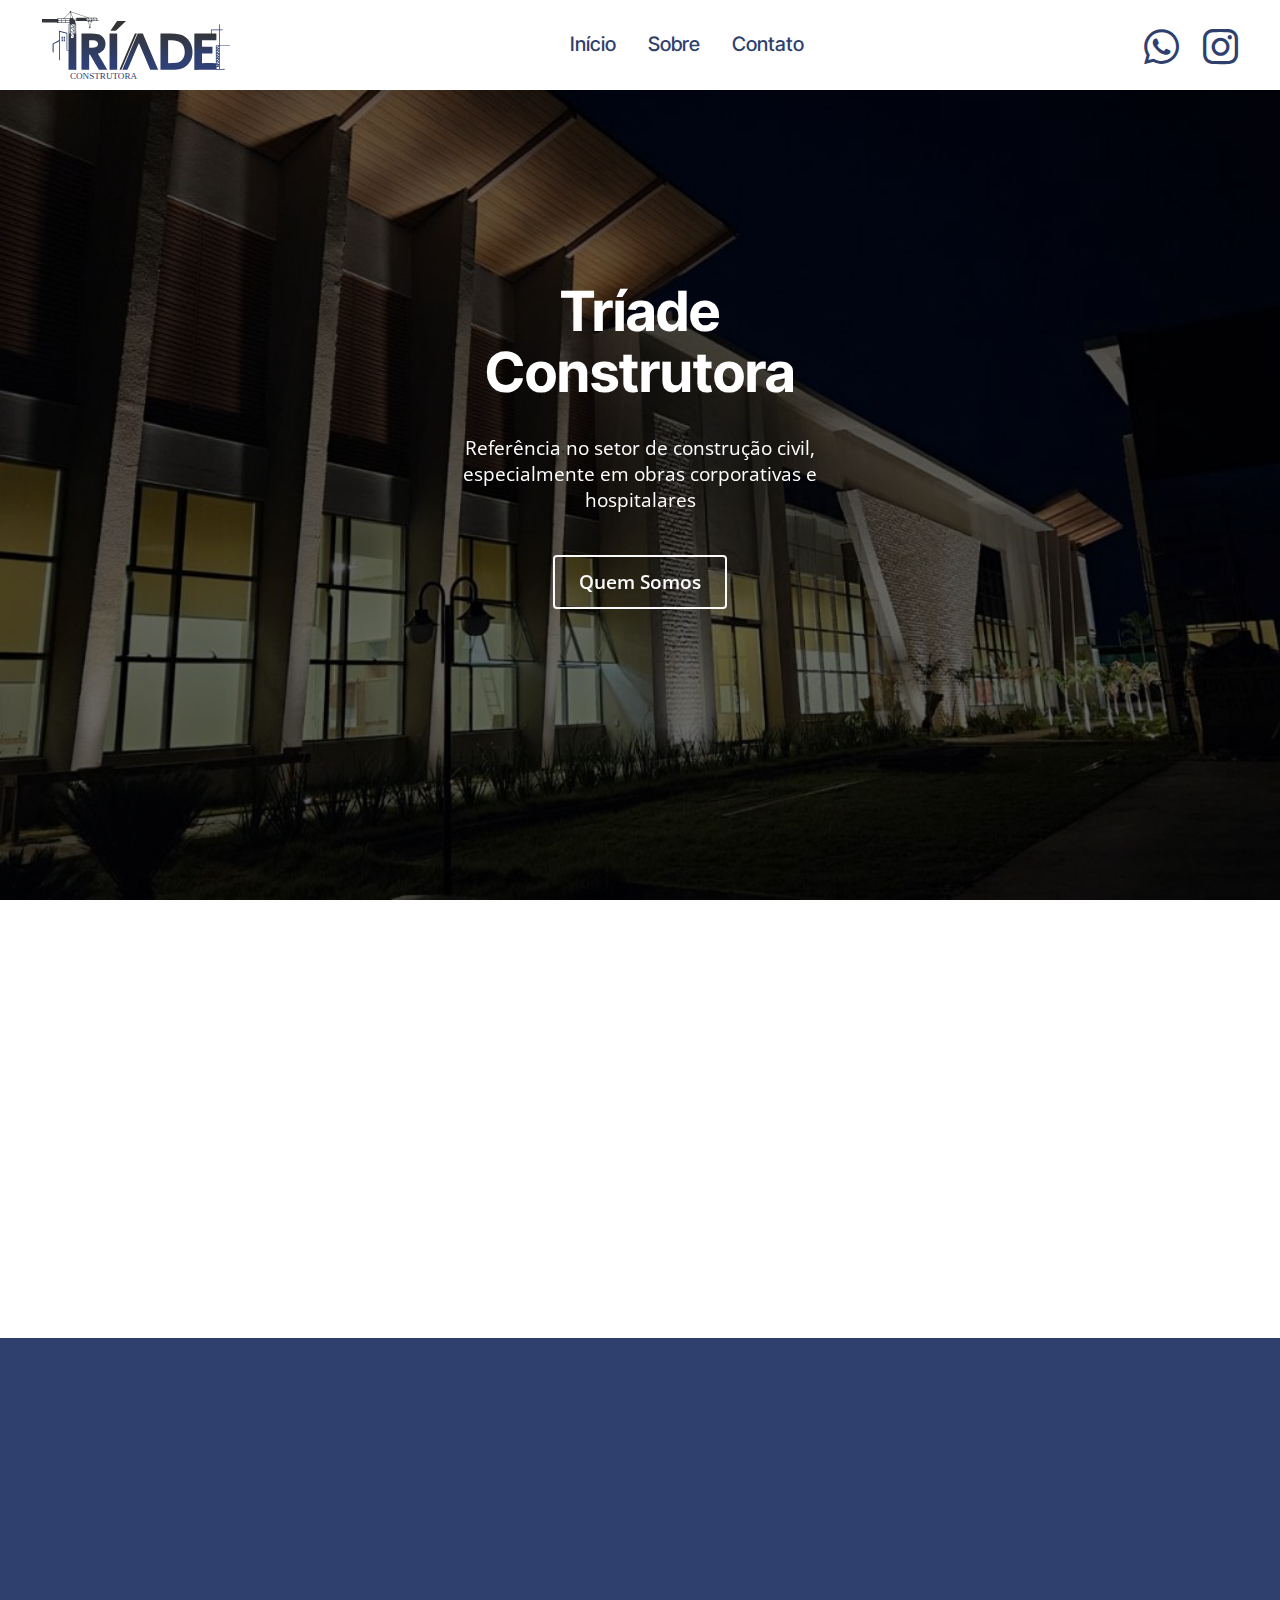
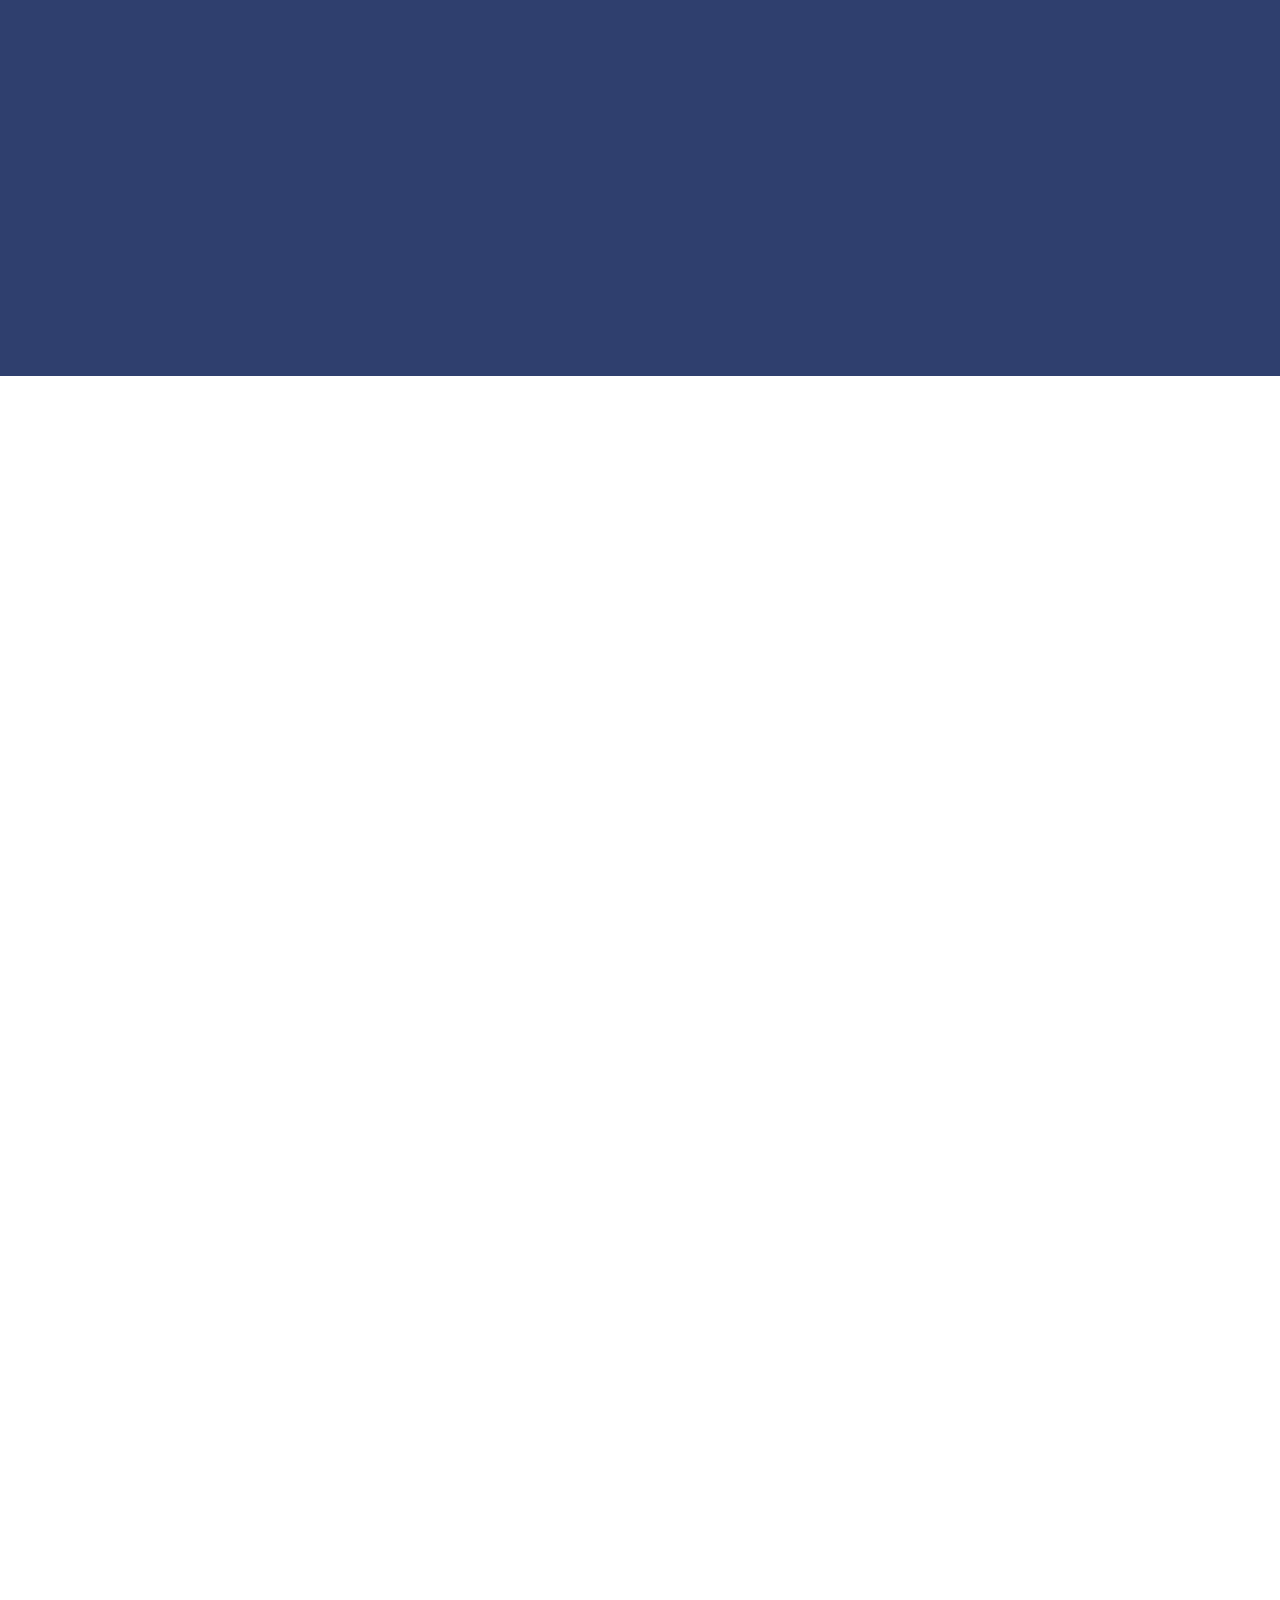
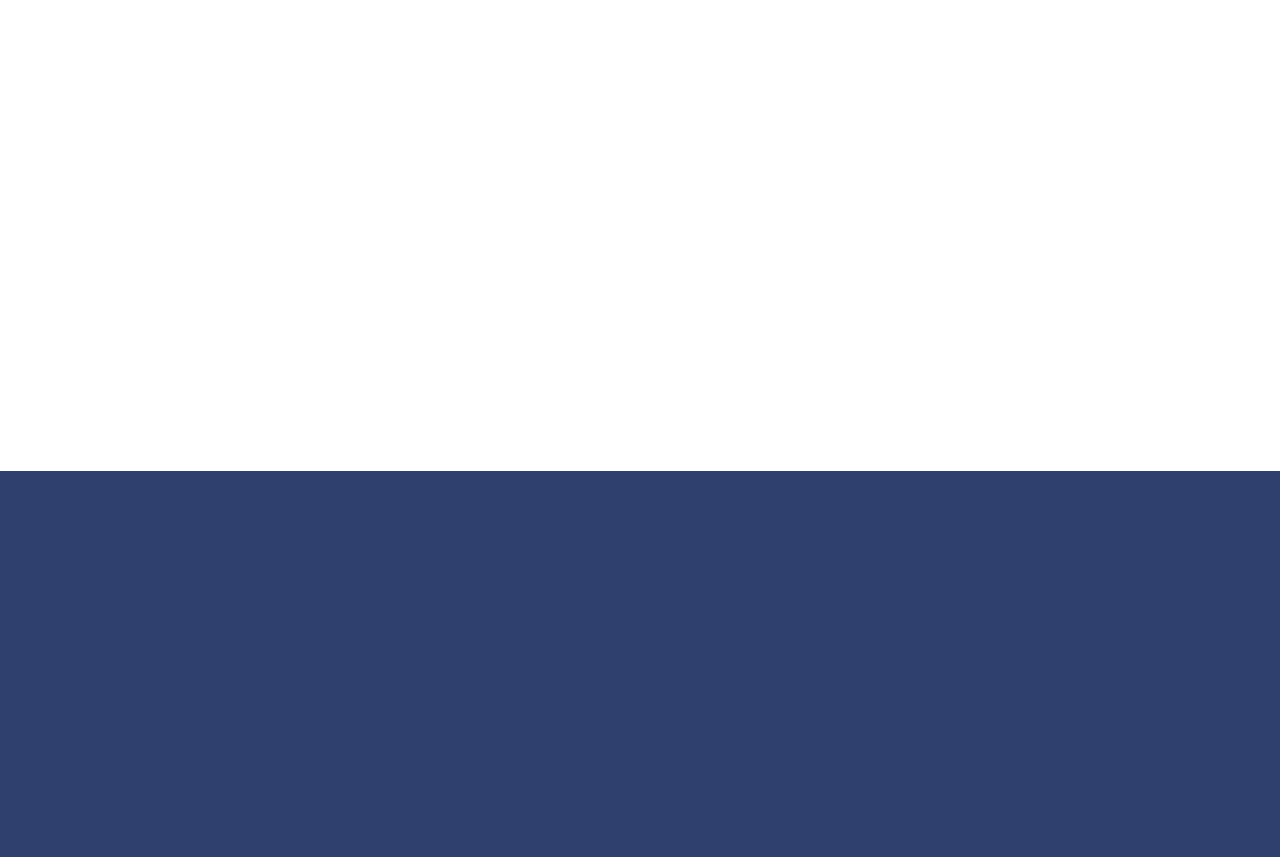
<file: index.html>
<!DOCTYPE html>
<html>

<head>
  <!-- Site made with Mobirise Website Builder v5.9.18, https://mobirise.com -->
  <meta charset="UTF-8">
  <meta http-equiv="X-UA-Compatible" content="IE=edge">
  <meta name="generator" content="Mobirise v5.9.18, mobirise.com">
  <meta name="viewport" content="width=device-width, initial-scale=1, minimum-scale=1">
  <link rel="shortcut icon" href="assets/images/logo.svg" type="image/x-icon">
  <meta name="description" content="">


  <title>Início</title>
  <link rel="stylesheet" href="assets/web/assets/mobirise-icons2/mobirise2.css">
  <link rel="stylesheet" href="assets/bootstrap/css/bootstrap.min.css">
  <link rel="stylesheet" href="assets/bootstrap/css/bootstrap-grid.min.css">
  <link rel="stylesheet" href="assets/bootstrap/css/bootstrap-reboot.min.css">
  <link rel="stylesheet" href="assets/parallax/jarallax.css">
  <link rel="stylesheet" href="assets/animatecss/animate.css">
  <link rel="stylesheet" href="assets/dropdown/css/style.css">
  <link rel="stylesheet" href="assets/socicon/css/styles.css">
  <link rel="stylesheet" href="assets/theme/css/style.css">
  <link rel="preload"
    href="https://fonts.googleapis.com/css?family=Inter+Tight:100,200,300,400,500,600,700,800,900,100i,200i,300i,400i,500i,600i,700i,800i,900i&display=swap"
    as="style" onload="this.onload=null;this.rel='stylesheet'">
  <noscript>
    <link rel="stylesheet"
      href="https://fonts.googleapis.com/css?family=Inter+Tight:100,200,300,400,500,600,700,800,900,100i,200i,300i,400i,500i,600i,700i,800i,900i&display=swap">
  </noscript>
  <link rel="preload"
    href="https://fonts.googleapis.com/css?family=Open+Sans:300,400,500,600,700,800,300i,400i,500i,600i,700i,800i&display=swap"
    as="style" onload="this.onload=null;this.rel='stylesheet'">
  <noscript>
    <link rel="stylesheet"
      href="https://fonts.googleapis.com/css?family=Open+Sans:300,400,500,600,700,800,300i,400i,500i,600i,700i,800i&display=swap">
  </noscript>
  <link rel="preload" as="style" href="assets/mobirise/css/mbr-additional.css?v=2ktPk3">
  <link rel="stylesheet" href="assets/mobirise/css/mbr-additional.css?v=2ktPk3" type="text/css">




</head>

<body>

  <section data-bs-version="5.1" class="menu menu6 cid-ukw1Ku9VsY" once="menu" id="menu06-b">


    <nav class="navbar navbar-dropdown opacityScrollOff navbar-fixed-top navbar-expand-lg">
      <div class="container">
        <div class="navbar-brand">
          <span class="navbar-logo">

            <a href="index.html"><img src="assets/images/logo.svg" alt="Início" style="height: 4.3rem;"></a>

          </span>

        </div>
        <button class="navbar-toggler" type="button" data-toggle="collapse" data-bs-toggle="collapse"
          data-target="#navbarSupportedContent" data-bs-target="#navbarSupportedContent"
          aria-controls="navbarNavAltMarkup" aria-expanded="false" aria-label="Toggle navigation">
          <div class="hamburger">
            <span></span>
            <span></span>
            <span></span>
            <span></span>
          </div>
        </button>
        <div class="collapse navbar-collapse opacityScrollOff" id="navbarSupportedContent">
          <ul class="navbar-nav nav-dropdown nav-right" data-app-modern-menu="true">
            <li class="nav-item">
              <a class="nav-link link text-primary display-4" href="index.html">Início</a>
            </li>
            <li class="nav-item">
              <a class="nav-link link text-primary display-4" href="sobre.html" aria-expanded="false">Sobre</a>
            </li>
            <li class="nav-item">
              <a class="nav-link link text-primary display-4" href="contato.html">Contato</a>
            </li>
          </ul>
          <div class="icons-menu">
            <a class="iconfont-wrapper"
              href="https://wa.me/556192914398?text=Ol%C3%A1%2C%20gostaria%20de%20conhecer%20melhor%20a%20Tr%C3%ADade%20Construtora"
              target="_blank">
              <span class="p-2 mbr-iconfont socicon-whatsapp socicon" style="font-size: 35px;"></span>
            </a>
            <a class="iconfont-wrapper"
              href="https://www.instagram.com/triade.construtora?igsh=MWg2ZTJybzNhYmJ3bQ%3D%3D&utm_source=qr"
              target="_blank">
              <span class="p-2 mbr-iconfont socicon-instagram socicon" style="font-size: 35px;"></span>
            </a>


          </div>

        </div>
      </div>
    </nav>
  </section>

  <section data-bs-version="5.1" class="header16 cid-ukw1KNUdRN mbr-fullscreen mbr-parallax-background" id="header17-c">

    <div class="mbr-overlay" style="opacity: 0.6; background-color: rgb(0, 0, 0);"></div>
    <div class="container-fluid">
      <div class="row">
        <div class="content-wrap col-12 col-md-5">
          <h1 class="mbr-section-title mbr-fonts-style mbr-white mb-4 display-1"><strong>Tríade Construtora</strong>
          </h1>

          <p class="mbr-fonts-style mbr-text mbr-white mb-4 display-7">Referência no setor de construção civil,
            especialmente em obras corporativas e hospitalares</p>
          <div class="mbr-section-btn"><a class="btn btn-white-outline display-7" href="sobre.html">Quem Somos</a></div>
        </div>
      </div>
    </div>
  </section>

  <section data-bs-version="5.1" class="features023 cid-ulkDNJxsTx" id="features023-1i">





    <div class="container">
      <div class="row justify-content-center">
        <div class="col-12 content-head">
          <div class="card-wrapper mb-5">
            <div class="card-box align-center">



            </div>
          </div>
        </div>
      </div>
      <div class="row content-row">
        <div class="item features-without-image col-12 col-md-6 col-lg-4 item-mb active">
          <div class="item-wrapper">
            <div class="title mb-3">
              <span class="num mbr-fonts-style display-1"><strong>+ 77.000</strong></span>
            </div>
            <h4 class="card-title mbr-fonts-style display-5"><strong>Metros quadrados construídos</strong></h4>

          </div>
        </div>
        <div class="item features-without-image col-12 col-md-6 col-lg-4 item-mb">
          <div class="item-wrapper">
            <div class="title mb-3">
              <span class="num mbr-fonts-style display-1"><strong>+ 15</strong></span>
            </div>
            <h4 class="card-title mbr-fonts-style display-5"><strong>Projetos concluídos</strong></h4>

          </div>
        </div>

        <div class="item features-without-image col-12 col-md-6 col-lg-4 item-mb">
          <div class="item-wrapper">
            <div class="title mb-3">
              <span class="num mbr-fonts-style display-1"><strong>+ 5</strong></span>
            </div>
            <h4 class="card-title mbr-fonts-style display-5"><strong>Anos atuando em todo o Brasil</strong></h4>

          </div>
        </div>
      </div>
    </div>
  </section>

  <section data-bs-version="5.1" class="gallery07 cid-ukx6VOhM3W" id="gallery07-v">


    <div class="container-fluid gallery-wrapper">
      <div class="row justify-content-center">
        <div class="col-12 content-head">
          <div class="mbr-section-head mb-5">
            <h4 class="mbr-section-title mbr-fonts-style align-center mb-0 display-2"><strong>Especializada em
                Empreendimentos Corporativos e Hospitalares</strong></h4>

          </div>
        </div>
      </div>
      <div class="grid-container">
        <div class="grid-container-3 moving-left" style="transform: translate3d(-200px, 0px, 0px);">
          <div class="grid-item">
            <img src="assets/images/img-20240804-wa0030.jpeg" alt="">
          </div>
          <div class="grid-item">
            <img src="assets/images/img-20240804-wa0092.jpeg" alt="">
          </div>
          <div class="grid-item">
            <img src="assets/images/imagem-do-whatsapp-de-2024-08-13-s-12.43.36-ae869d6e.jpeg"
              alt="">
          </div>
          <div class="grid-item">
            <img src="assets/images/img-20240804-wa0064.jpg" alt="">
          </div>
        </div>
      </div>
    </div>
  </section>

  <section data-bs-version="5.1" class="features10 cid-ukxqyxux0D" id="features010-1a">




    <div class="container">

      <div class="row">
        <div class="item features-without-image col-12 col-md-6 col-lg-4 active">
          <div class="item-wrapper">
            <div class="card-box align-left">
              <div class="iconfont-wrapper mb-3">
                <span class="mbr-iconfont mobi-mbri-growing-chart mobi-mbri"></span>
              </div>
              <h5 class="card-title mbr-fonts-style display-5"><strong>Qualidade</strong></h5>
              <p class="card-text mbr-fonts-style mb-3 display-7">Qualidade é nossa marca registrada, e trabalhamos
                incansavelmente para garantir que cada detalhe seja executado com perfeição.<br></p>

            </div>
          </div>
        </div>
        <div class="item features-without-image col-12 col-md-6 col-lg-4">
          <div class="item-wrapper">
            <div class="card-box align-left">
              <div class="iconfont-wrapper mb-3">
                <span class="mbr-iconfont mobi-mbri-idea mobi-mbri"></span>
              </div>
              <h5 class="card-title mbr-fonts-style display-5">
                <strong>Experiência</strong>
              </h5>
              <p class="card-text mbr-fonts-style mb-3 display-7">Com nossa expertise em obras corporativas,
                hospitalares e residenciais, garantimos soluções que unem inovação e eficiência para atender às
                necessidades dos nossos clientes
              </p>

            </div>
          </div>
        </div>
        <div class="item features-without-image col-12 col-md-6 col-lg-4">
          <div class="item-wrapper">
            <div class="card-box align-left">
              <div class="iconfont-wrapper mb-3">
                <span class="mbr-iconfont mobi-mbri-clock mobi-mbri"></span>
              </div>
              <h5 class="card-title mbr-fonts-style display-5">
                <strong>Excelência</strong>
              </h5>
              <p class="card-text mbr-fonts-style mb-3 display-7">
                Nosso compromisso com a excelência se reflete na entrega pontual dos projetos.</p>

            </div>
          </div>
        </div>


      </div>
    </div>
  </section>

  <section data-bs-version="5.1" class="news08 cid-ukx9dJPOBs" id="news08-x">


    <div class="container">
      <div class="row justify-content-center mb-5">
        <div class="col-12 content-head">
          <div class="mbr-section-head">
            <h4 class="mbr-section-title mbr-fonts-style align-center mb-0 display-2"><strong>Algumas Obras Que
                Participamos</strong></h4>

          </div>
        </div>
      </div>
      <div class="row">
        <div class="item features-image col-12 col-md-6 col-lg-3 active">
          <div class="item-wrapper">
            <div class="item-img mb-3">
              <img src="assets/images/img-20240804-wa0095.jpg" alt="" title="" data-slide-to="0"
                data-bs-slide-to="0">
            </div>
            <div class="item-content align-left">
              <h5 class="item-title mbr-fonts-style mb-3 mt-0 display-7">
                Cuiabá - MT</h5>
              <h6 class="item-subtitle mbr-fonts-style mt-0 mb-3 display-5"><strong>Clínica de Saúde Mental e
                  Fisioterapia</strong></h6>

              <div class="mbr-section-btn item-footer"><a class="btn item-btn btn-primary display-7"
                  href="clinica-saude-mental-fisioterapia.html">Saiba Mais</a></div>
            </div>
          </div>
        </div>
        <div class="item features-image col-12 col-md-6 col-lg-3 active">
          <div class="item-wrapper">
            <div class="item-img mb-3">
              <img src="assets/images/imagem-do-whatsapp-de-2024-08-05-s-22.24.35-45ff542b.jpg"
                alt="" title="" data-slide-to="1" data-bs-slide-to="1">
            </div>
            <div class="item-content align-left">
              <h5 class="item-title mbr-fonts-style mb-3 mt-0 display-7">
                Cuiabá - MT</h5>
              <h6 class="item-subtitle mbr-fonts-style mt-0 mb-3 display-5"><strong>Clínica Multidisciplinar De Terapias
                  Especiais</strong></h6>

              <div class="mbr-section-btn item-footer"><a class="btn item-btn btn-primary display-7"
                  href="clinica-multidisciplinar-terapias-especiais.html">Saiba Mais</a></div>
            </div>
          </div>
        </div>
        <div class="item features-image col-12 col-md-6 col-lg-3">
          <div class="item-wrapper">
            <div class="item-img mb-3">
              <img src="assets/images/img-20240804-wa0114.jpeg" alt="" title=""
                data-slide-to="2" data-bs-slide-to="2">
            </div>
            <div class="item-content align-left">
              <h5 class="item-title mbr-fonts-style mb-3 mt-0 display-7">
                Cuiabá - MT</h5>
              <h6 class="item-subtitle mbr-fonts-style mb-3 display-5"><strong>Central Sicredi Centro norte</strong>
              </h6>

              <div class="mbr-section-btn item-footer"><a href="central-sicredi-cuiaba.html"
                  class="btn item-btn btn-primary display-7">Saiba Mais</a></div>
            </div>
          </div>
        </div>
        <div class="item features-image col-12 col-md-6 col-lg-3">
          <div class="item-wrapper">
            <div class="item-img mb-3">
              <img src="assets/images/img-20240804-wa0065.jpg" alt="" title="" data-slide-to="3"
                data-bs-slide-to="3">
            </div>
            <div class="item-content align-left">
              <h5 class="item-title mbr-fonts-style mb-3 mt-0 display-7">Rio Grande - RS</h5>
              <h6 class="item-subtitle mbr-fonts-style mt-0 mb-3 display-5"><strong>Hospital Monporto&nbsp;</strong>
              </h6>

              <div class="mbr-section-btn item-footer"><a href="hospital-monporto-rs.html"
                  class="btn item-btn btn-primary display-7">Saiba Mais</a></div>
            </div>
          </div>
        </div>
        <div class="item features-image col-12 col-md-6 col-lg-3">
          <div class="item-wrapper">
            <div class="item-img mb-3">
              <img src="assets/images/img-20240804-wa0150.jpg" alt="" title="" data-slide-to="4"
                data-bs-slide-to="4">
            </div>
            <div class="item-content align-left">
              <h5 class="item-title mbr-fonts-style mt-0 mb-3 display-7">
                Cuiabá - MT</h5>
              <h6 class="item-subtitle mbr-fonts-style mb-3 display-5"><strong>Hospital Geral</strong></h6>

              <div class="mbr-section-btn item-footer"><a href="hospital-geral-cuiaba.html"
                  class="btn item-btn btn-primary display-7">Saiba Mais</a></div>
            </div>
          </div>
        </div>

        <div class="item features-image col-12 col-md-6 col-lg-3">
          <div class="item-wrapper">
            <div class="item-img mb-3">
              <img src="assets/images/img-20240804-wa0045.jpg" alt="" title="" data-slide-to="5"
                data-bs-slide-to="5">
            </div>
            <div class="item-content align-left">
              <h5 class="item-title mbr-fonts-style mb-3 mt-0 display-7">Goiania - GO</h5>
              <h6 class="item-subtitle mbr-fonts-style mt-0 mb-3 display-5"><strong>Shopping Express 44</strong></h6>

              <div class="mbr-section-btn item-footer"><a href="shopping-express-go.html"
                  class="btn item-btn btn-primary display-7">Saiba Mais</a></div>
            </div>
          </div>
        </div>
        <div class="item features-image col-12 col-md-6 col-lg-3">
          <div class="item-wrapper">
            <div class="item-img mb-3">
              <img src="assets/images/img-20240804-wa0037.jpg" alt="" title="" data-slide-to="6"
                data-bs-slide-to="6">
            </div>
            <div class="item-content align-left">
              <h5 class="item-title mbr-fonts-style mb-3 mt-0 display-7">Brasília - DF</h5>
              <h6 class="item-subtitle mbr-fonts-style mt-0 mb-3 display-5"><strong>Hospital Vivent Asa Sul</strong>
              </h6>

              <div class="mbr-section-btn item-footer"><a href="hospital-vivent-asa-sul.html"
                  class="btn item-btn btn-primary display-7">Saiba Mais</a></div>
            </div>
          </div>
        </div>
        <div class="item features-image col-12 col-md-6 col-lg-3">
          <div class="item-wrapper">
            <div class="item-img mb-3">
              <img src="assets/images/imagem-do-whatsapp-de-2024-08-20-s-16.37.08-61e34a08.jpg"
                alt="" title="" data-slide-to="7" data-bs-slide-to="7">
            </div>
            <div class="item-content align-left">
              <h5 class="item-title mbr-fonts-style mb-3 mt-0 display-7">Diamantino - MT</h5>
              <h6 class="item-subtitle mbr-fonts-style mt-0 mb-3 display-5"><strong>Residência Em Diamantino</strong>
              </h6>

              <div class="mbr-section-btn item-footer"><a href="residencia-diamantino.html"
                  class="btn item-btn btn-primary display-7">Saiba Mais</a></div>
            </div>
          </div>
        </div>

      </div>
    </div>
  </section>

  <section data-bs-version="5.1" class="footer3 cid-ukxeJpgvey" once="footers" id="footer03-y">





    <div class="container">
      <div class="row">


        <div class="col-12 mt-4">
          <div class="social-row">
            <div class="soc-item">
              <a href="https://www.instagram.com/triiade_construtora/" target="_blank">
                <span class="mbr-iconfont display-7 socicon-instagram socicon"></span>
              </a>
            </div>
            <div class="soc-item">
              <a href="https://wa.me/556192914398?text=Ol%C3%A1%2C%20gostaria%20de%20conhecer%20melhor%20a%20Tr%C3%ADade%20Construtora"
                target="_blank">
                <span class="mbr-iconfont socicon-whatsapp socicon"></span>
              </a>
            </div>



          </div>
        </div>
        <div class="col-12 mt-5">
          <p class="mbr-fonts-style copyright display-7">© Copyright 2024 Tríade Construtora - Todos os direitos
            reservados | Desenvolvido por <a href="https://paulo-henrique-phcm.github.io/" class="text-white"
              target="_blank">Paulo Henrique</a><br></p>
        </div>
      </div>
    </div>
  </section>

  <script src="assets/bootstrap/js/bootstrap.bundle.min.js"></script>
  <script src="assets/parallax/jarallax.js"></script>
  <script src="assets/smoothscroll/smooth-scroll.js"></script>
  <script src="assets/ytplayer/index.js"></script>
  <script src="assets/dropdown/js/navbar-dropdown.js"></script>
  <script src="assets/scrollgallery/scroll-gallery.js"></script>
  <script src="assets/theme/js/script.js"></script>


  <input name="animation" type="hidden">
</body>

</html>
</file>
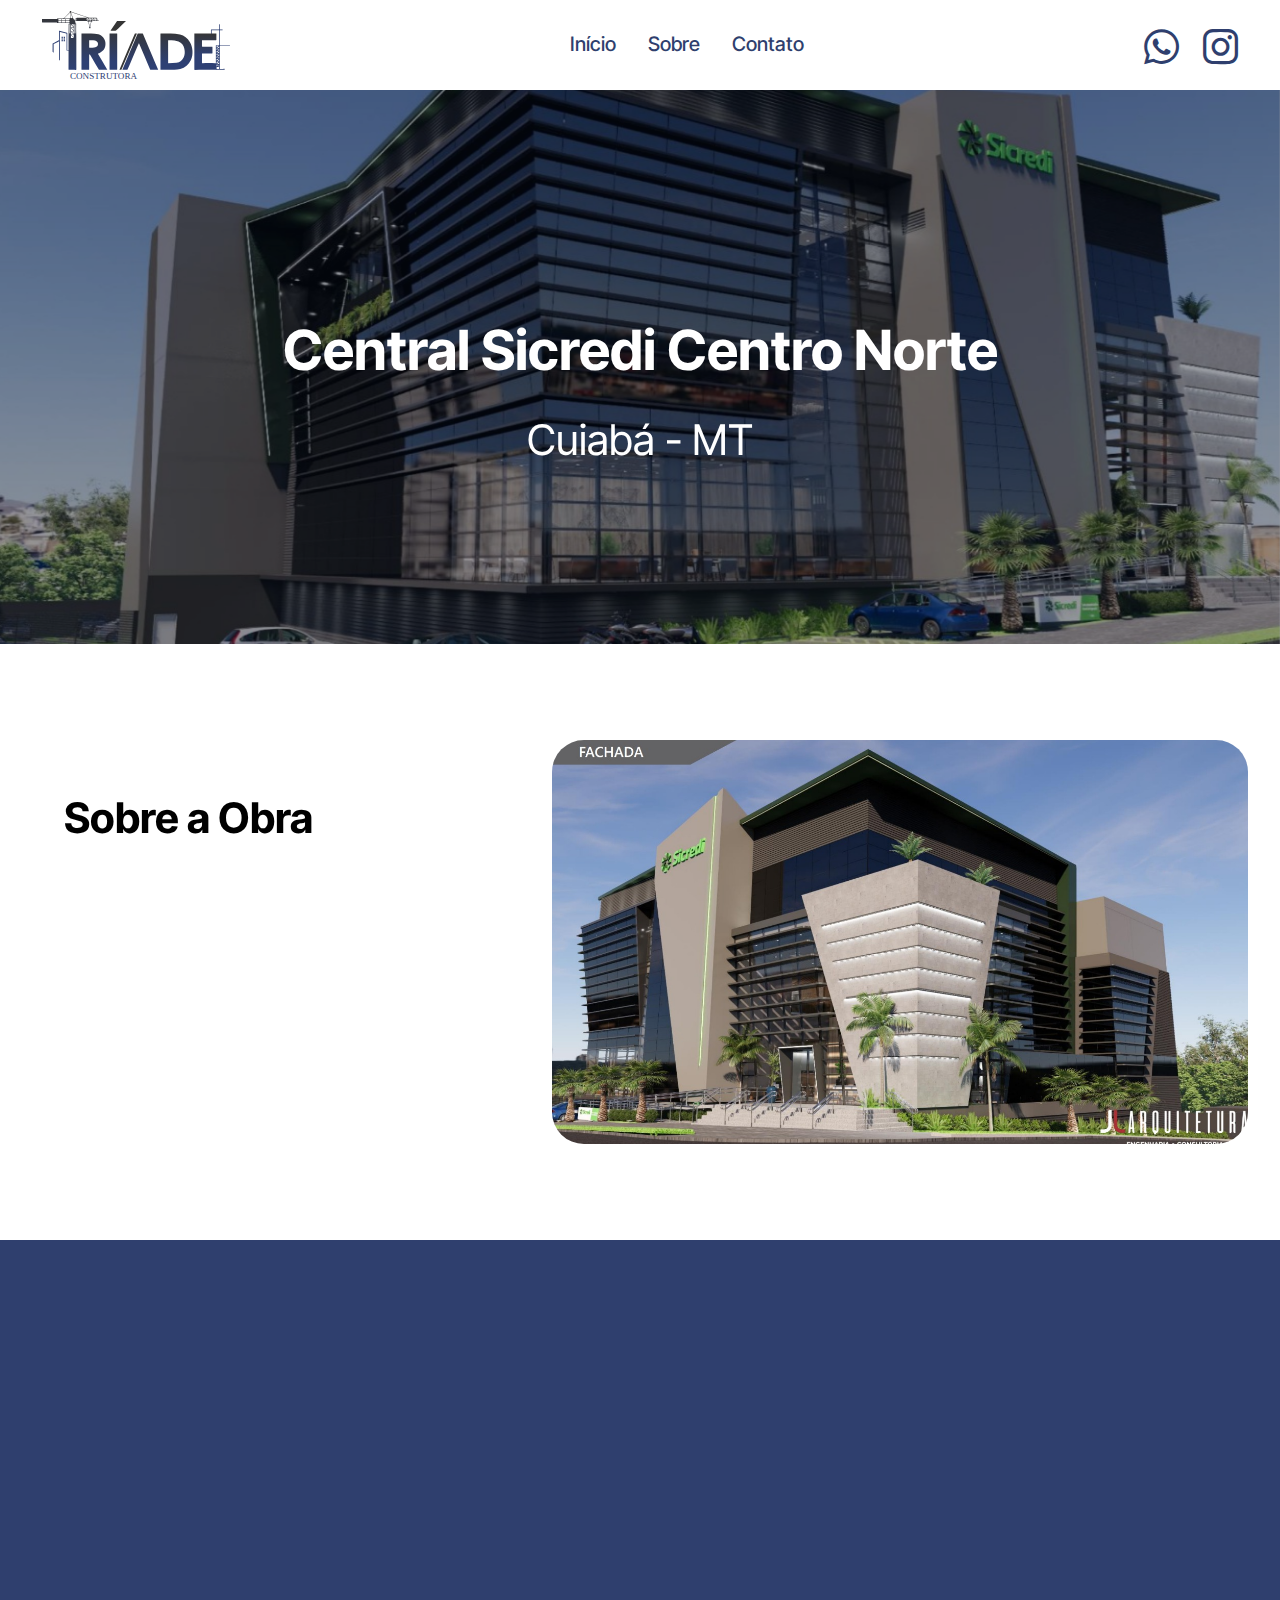
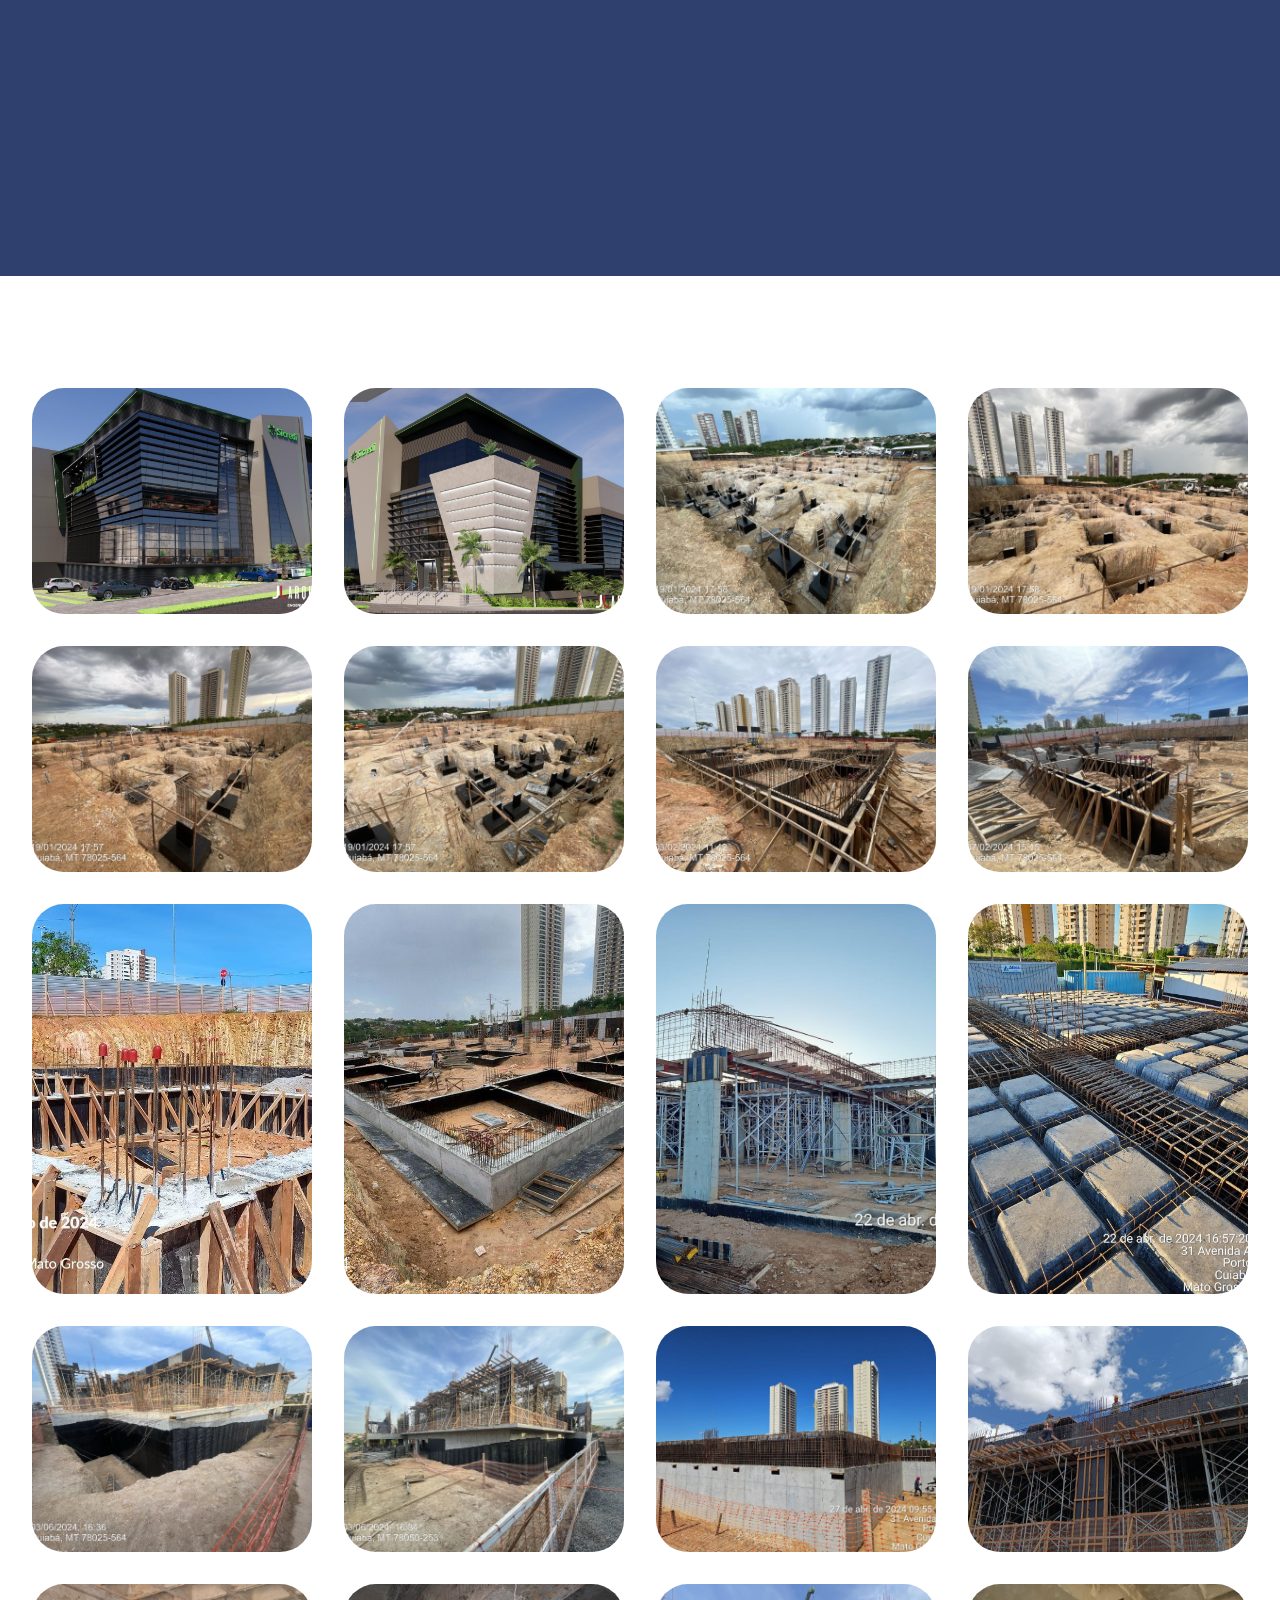
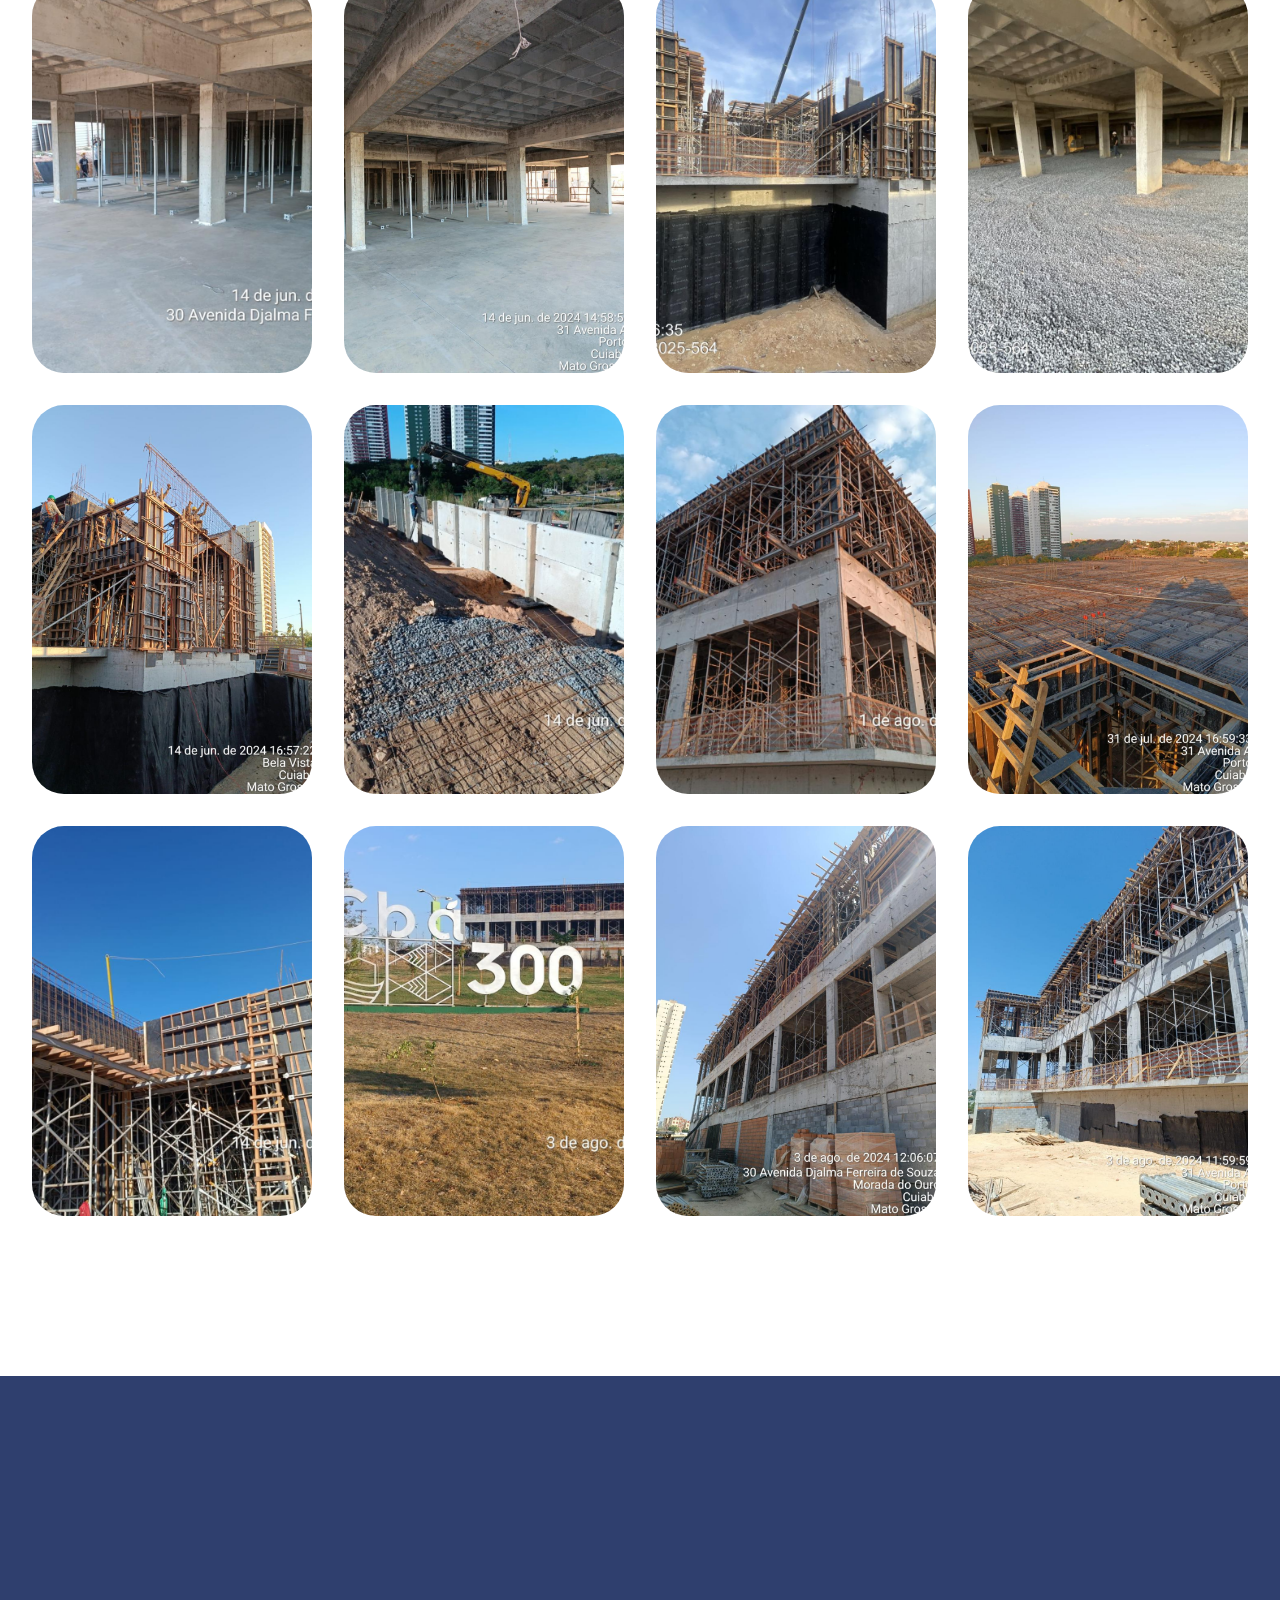
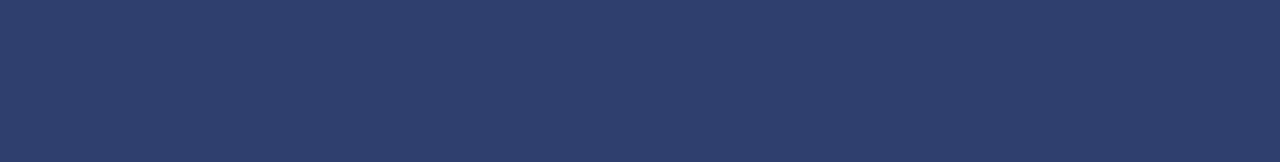
<file: central-sicredi-cuiaba.html>
<!DOCTYPE html>
<html>

<head>
    <!-- Site made with Mobirise Website Builder v5.9.18, https://mobirise.com -->
    <meta charset="UTF-8">
    <meta http-equiv="X-UA-Compatible" content="IE=edge">
    <meta name="generator" content="Mobirise v5.9.18, mobirise.com">
    <meta name="viewport" content="width=device-width, initial-scale=1, minimum-scale=1">
    <link rel="shortcut icon" href="assets/images/logo.svg" type="image/x-icon">
    <meta name="description" content="">


    <title>Central Sicredi - Cuiabá - MT</title>
    <link rel="stylesheet" href="assets/web/assets/mobirise-icons2/mobirise2.css">
    <link rel="stylesheet" href="assets/bootstrap/css/bootstrap.min.css">
    <link rel="stylesheet" href="assets/bootstrap/css/bootstrap-grid.min.css">
    <link rel="stylesheet" href="assets/bootstrap/css/bootstrap-reboot.min.css">
    <link rel="stylesheet" href="assets/parallax/jarallax.css">
    <link rel="stylesheet" href="assets/animatecss/animate.css">
    <link rel="stylesheet" href="assets/dropdown/css/style.css">
    <link rel="stylesheet" href="assets/socicon/css/styles.css">
    <link rel="stylesheet" href="assets/theme/css/style.css">
    <link rel="preload"
        href="https://fonts.googleapis.com/css?family=Inter+Tight:100,200,300,400,500,600,700,800,900,100i,200i,300i,400i,500i,600i,700i,800i,900i&display=swap"
        as="style" onload="this.onload=null;this.rel='stylesheet'">
    <noscript>
        <link rel="stylesheet"
            href="https://fonts.googleapis.com/css?family=Inter+Tight:100,200,300,400,500,600,700,800,900,100i,200i,300i,400i,500i,600i,700i,800i,900i&display=swap">
    </noscript>
    <link rel="preload"
        href="https://fonts.googleapis.com/css?family=Open+Sans:300,400,500,600,700,800,300i,400i,500i,600i,700i,800i&display=swap"
        as="style" onload="this.onload=null;this.rel='stylesheet'">
    <noscript>
        <link rel="stylesheet"
            href="https://fonts.googleapis.com/css?family=Open+Sans:300,400,500,600,700,800,300i,400i,500i,600i,700i,800i&display=swap">
    </noscript>
    <link rel="preload" as="style" href="assets/mobirise/css/mbr-additional.css?v=yGkyxJ">
    <link rel="stylesheet" href="assets/mobirise/css/mbr-additional.css?v=yGkyxJ" type="text/css">




</head>

<body>

    <section data-bs-version="5.1" class="menu menu6 cid-ullOs4D6TY" once="menu" id="menu06-23">


        <nav class="navbar navbar-dropdown opacityScrollOff navbar-fixed-top navbar-expand-lg">
            <div class="container">
                <div class="navbar-brand">
                    <span class="navbar-logo">

                        <a href="index.html"><img src="assets/images/logo.svg" alt="Início" style="height: 4.3rem;"></a>

                    </span>

                </div>
                <button class="navbar-toggler" type="button" data-toggle="collapse" data-bs-toggle="collapse"
                    data-target="#navbarSupportedContent" data-bs-target="#navbarSupportedContent"
                    aria-controls="navbarNavAltMarkup" aria-expanded="false" aria-label="Toggle navigation">
                    <div class="hamburger">
                        <span></span>
                        <span></span>
                        <span></span>
                        <span></span>
                    </div>
                </button>
                <div class="collapse navbar-collapse opacityScrollOff" id="navbarSupportedContent">
                    <ul class="navbar-nav nav-dropdown nav-right" data-app-modern-menu="true">
                        <li class="nav-item">
                            <a class="nav-link link text-primary display-4" href="index.html">Início</a>
                        </li>
                        <li class="nav-item">
                            <a class="nav-link link text-primary display-4" href="sobre.html"
                                aria-expanded="false">Sobre</a>
                        </li>
                        <li class="nav-item">
                            <a class="nav-link link text-primary display-4" href="contato.html">Contato</a>
                        </li>
                    </ul>
                    <div class="icons-menu">
                        <a class="iconfont-wrapper"
                            href="https://wa.me/556192914398?text=Ol%C3%A1%2C%20gostaria%20de%20conhecer%20melhor%20a%20Tr%C3%ADade%20Construtora"
                            target="_blank">
                            <span class="p-2 mbr-iconfont socicon-whatsapp socicon" style="font-size: 35px;"></span>
                        </a>
                        <a class="iconfont-wrapper"
                            href="https://www.instagram.com/triade.construtora?igsh=MWg2ZTJybzNhYmJ3bQ%3D%3D&utm_source=qr"
                            target="_blank">
                            <span class="p-2 mbr-iconfont socicon-instagram socicon" style="font-size: 35px;"></span>
                        </a>


                    </div>

                </div>
            </div>
        </nav>
    </section>

    <section data-bs-version="5.1" class="header16 cid-ullOs5SIj7 mbr-parallax-background" id="header17-24">

        <div class="mbr-overlay" style="opacity: 0.4; background-color: rgb(6, 13, 28);"></div>
        <div class="container-fluid">
            <div class="row">
                <div class="content-wrap col-12 col-md-12">
                    <h1 class="mbr-section-title mbr-fonts-style mbr-white mb-4 display-1"><strong>Central Sicredi
                            Centro Norte</strong></h1>
                    <h2 class="mbr-section-subtitle mbr-fonts-style mbr-white mb-4 display-2">Cuiabá - MT</h2>


                </div>
            </div>
        </div>
    </section>

    <section data-bs-version="5.1" class="start article2 cid-ullOs6CtbZ" id="article02-25">





        <div class="container-fluid">
            <div class="row justify-content-center">
                <div class="col-12 col-md-12 col-lg-7 image-wrapper">
                    <img class="w-100" src="assets/images/imagem-do-whatsapp-de-2024-08-13-s-12.42.58-40e41129.jpg"
                        alt="">
                </div>
                <div class="col-12 col-md-12 col-lg">
                    <div class="text-wrapper align-left">
                        <h1 class="mbr-section-title mbr-fonts-style mb-4 display-2"><strong>Sobre a Obra</strong></h1>
                        <p class="mbr-text align-left mbr-fonts-style mb-4 display-7">Central Sicredi Centro
                            norte<br><br>Sobre a obra: Execução completa do empreendimento da terraplanagem a entrega
                            das chaves, obra contando com <strong>5.600 m²</strong> de área construída, em estrutura de
                            concreto armado e mais <strong>2.200 m²</strong> de estacionamento.<br></p>

                    </div>
                </div>
            </div>
        </div>
    </section>

    <section data-bs-version="5.1" class="start article4 cid-ullOs7nQPV" id="article04-26">





        <div class="container-fluid">
            <div class="row justify-content-center">
                <div class="col-12 col-md-12 col-lg-6 image-wrapper">
                    <img class="w-100" src="assets/images/img-20240804-wa0123.jpg" alt="">
                </div>
                <div class="col-12 col-md-12 col-lg">
                    <div class="text-wrapper align-left">
                        <h1 class="mbr-section-title mbr-fonts-style mb-4 display-2"><strong>Informações
                                Técnicas</strong></h1>
                        <p class="mbr-text mbr-fonts-style mb-4 display-7"><strong>Cliente: </strong>Grupo Sicredi
                            Centro Norte
                            <br>
                            <br><strong>Serviços prestados pela Tríade: </strong>Contrato de gerenciamento para a
                            construtora Baggio
                            <br>
                            <br><strong>Data de Entrega: </strong>05/2025
                        </p>

                    </div>
                </div>
            </div>
        </div>
    </section>

    <section data-bs-version="5.1" class="gallery1 mbr-gallery cid-ullOs86dmU" id="gallery01-27">



        <div class="container-fluid">
            <div class="row justify-content-center">
                <div class="col-12 content-head">

                </div>
            </div>

            <div class="row mbr-gallery">
                <div class="col-12 col-md-6 col-lg-3 item gallery-image">
                    <div class="item-wrapper mb-3" data-toggle="modal" data-bs-toggle="modal"
                        data-target="#unE0hznT4o-modal" data-bs-target="#unE0hznT4o-modal">
                        <img class="w-100" src="assets/images/imagem-do-whatsapp-de-2024-08-13-s-12.43.36-ae869d6e.jpg"
                            alt="" data-slide-to="0" data-bs-slide-to="0" data-target="#lb-unE0hznT4o"
                            data-bs-target="#lb-unE0hznT4o">
                        <div class="icon-wrapper">
                            <span class="mobi-mbri mobi-mbri-search mbr-iconfont mbr-iconfont-btn"></span>
                        </div>
                    </div>

                </div>
                <div class="col-12 col-md-6 col-lg-3 item gallery-image">
                    <div class="item-wrapper mb-3" data-toggle="modal" data-bs-toggle="modal"
                        data-target="#unE0hznT4o-modal" data-bs-target="#unE0hznT4o-modal">
                        <img class="w-100" src="assets/images/imagem-do-whatsapp-de-2024-08-13-s-12.42.58-40e41129.jpg"
                            alt="" data-slide-to="1" data-bs-slide-to="1" data-target="#lb-unE0hznT4o"
                            data-bs-target="#lb-unE0hznT4o">
                        <div class="icon-wrapper">
                            <span class="mobi-mbri mobi-mbri-search mbr-iconfont mbr-iconfont-btn"></span>
                        </div>
                    </div>

                </div>
                <div class="col-12 col-md-6 col-lg-3 item gallery-image">
                    <div class="item-wrapper mb-3" data-toggle="modal" data-bs-toggle="modal"
                        data-target="#unE0hznT4o-modal" data-bs-target="#unE0hznT4o-modal">
                        <img class="w-100" src="assets/images/img-20240804-wa0102.jpg" alt="" data-slide-to="2"
                            data-bs-slide-to="2" data-target="#lb-unE0hznT4o" data-bs-target="#lb-unE0hznT4o">
                        <div class="icon-wrapper">
                            <span class="mobi-mbri mobi-mbri-search mbr-iconfont mbr-iconfont-btn"></span>
                        </div>
                    </div>

                </div>
                <div class="col-12 col-md-6 col-lg-3 item gallery-image">
                    <div class="item-wrapper mb-3" data-toggle="modal" data-bs-toggle="modal"
                        data-target="#unE0hznT4o-modal" data-bs-target="#unE0hznT4o-modal">
                        <img class="w-100" src="assets/images/img-20240804-wa0103.jpg" alt="" data-slide-to="3"
                            data-bs-slide-to="3" data-target="#lb-unE0hznT4o" data-bs-target="#lb-unE0hznT4o">
                        <div class="icon-wrapper">
                            <span class="mobi-mbri mobi-mbri-search mbr-iconfont mbr-iconfont-btn"></span>
                        </div>
                    </div>

                </div>
                <div class="col-12 col-md-6 col-lg-3 item gallery-image">
                    <div class="item-wrapper mb-3" data-toggle="modal" data-bs-toggle="modal"
                        data-target="#unE0hznT4o-modal" data-bs-target="#unE0hznT4o-modal">
                        <img class="w-100" src="assets/images/img-20240804-wa0104.jpg" alt="" data-slide-to="4"
                            data-bs-slide-to="4" data-target="#lb-unE0hznT4o" data-bs-target="#lb-unE0hznT4o">
                        <div class="icon-wrapper">
                            <span class="mobi-mbri mobi-mbri-search mbr-iconfont mbr-iconfont-btn"></span>
                        </div>
                    </div>

                </div>
                <div class="col-12 col-md-6 col-lg-3 item gallery-image">
                    <div class="item-wrapper mb-3" data-toggle="modal" data-bs-toggle="modal"
                        data-target="#unE0hznT4o-modal" data-bs-target="#unE0hznT4o-modal">
                        <img class="w-100" src="assets/images/img-20240804-wa0105.jpg" alt="" data-slide-to="5"
                            data-bs-slide-to="5" data-target="#lb-unE0hznT4o" data-bs-target="#lb-unE0hznT4o">
                        <div class="icon-wrapper">
                            <span class="mobi-mbri mobi-mbri-search mbr-iconfont mbr-iconfont-btn"></span>
                        </div>
                    </div>

                </div>
                <div class="col-12 col-md-6 col-lg-3 item gallery-image">
                    <div class="item-wrapper mb-3" data-toggle="modal" data-bs-toggle="modal"
                        data-target="#unE0hznT4o-modal" data-bs-target="#unE0hznT4o-modal">
                        <img class="w-100" src="assets/images/img-20240804-wa0107.jpg" alt="" data-slide-to="6"
                            data-bs-slide-to="6" data-target="#lb-unE0hznT4o" data-bs-target="#lb-unE0hznT4o">
                        <div class="icon-wrapper">
                            <span class="mobi-mbri mobi-mbri-search mbr-iconfont mbr-iconfont-btn"></span>
                        </div>
                    </div>

                </div>
                <div class="col-12 col-md-6 col-lg-3 item gallery-image">
                    <div class="item-wrapper mb-3" data-toggle="modal" data-bs-toggle="modal"
                        data-target="#unE0hznT4o-modal" data-bs-target="#unE0hznT4o-modal">
                        <img class="w-100" src="assets/images/img-20240804-wa0108.jpg" alt="" data-slide-to="7"
                            data-bs-slide-to="7" data-target="#lb-unE0hznT4o" data-bs-target="#lb-unE0hznT4o">
                        <div class="icon-wrapper">
                            <span class="mobi-mbri mobi-mbri-search mbr-iconfont mbr-iconfont-btn"></span>
                        </div>
                    </div>

                </div>
                <div class="col-12 col-md-6 col-lg-3 item gallery-image">
                    <div class="item-wrapper mb-3" data-toggle="modal" data-bs-toggle="modal"
                        data-target="#unE0hznT4o-modal" data-bs-target="#unE0hznT4o-modal">
                        <img class="w-100" src="assets/images/img-20240804-wa0109.jpg" alt="" data-slide-to="8"
                            data-bs-slide-to="8" data-target="#lb-unE0hznT4o" data-bs-target="#lb-unE0hznT4o">
                        <div class="icon-wrapper">
                            <span class="mobi-mbri mobi-mbri-search mbr-iconfont mbr-iconfont-btn"></span>
                        </div>
                    </div>

                </div>
                <div class="col-12 col-md-6 col-lg-3 item gallery-image">
                    <div class="item-wrapper mb-3" data-toggle="modal" data-bs-toggle="modal"
                        data-target="#unE0hznT4o-modal" data-bs-target="#unE0hznT4o-modal">
                        <img class="w-100" src="assets/images/img-20240804-wa0110.jpg" alt="" data-slide-to="9"
                            data-bs-slide-to="9" data-target="#lb-unE0hznT4o" data-bs-target="#lb-unE0hznT4o">
                        <div class="icon-wrapper">
                            <span class="mobi-mbri mobi-mbri-search mbr-iconfont mbr-iconfont-btn"></span>
                        </div>
                    </div>

                </div>
                <div class="col-12 col-md-6 col-lg-3 item gallery-image">
                    <div class="item-wrapper mb-3" data-toggle="modal" data-bs-toggle="modal"
                        data-target="#unE0hznT4o-modal" data-bs-target="#unE0hznT4o-modal">
                        <img class="w-100" src="assets/images/img-20240804-wa0111.jpg" alt="" data-slide-to="10"
                            data-bs-slide-to="10" data-target="#lb-unE0hznT4o" data-bs-target="#lb-unE0hznT4o">
                        <div class="icon-wrapper">
                            <span class="mobi-mbri mobi-mbri-search mbr-iconfont mbr-iconfont-btn"></span>
                        </div>
                    </div>

                </div>
                <div class="col-12 col-md-6 col-lg-3 item gallery-image">
                    <div class="item-wrapper mb-3" data-toggle="modal" data-bs-toggle="modal"
                        data-target="#unE0hznT4o-modal" data-bs-target="#unE0hznT4o-modal">
                        <img class="w-100" src="assets/images/img-20240804-wa0112.jpg" alt="" data-slide-to="11"
                            data-bs-slide-to="11" data-target="#lb-unE0hznT4o" data-bs-target="#lb-unE0hznT4o">
                        <div class="icon-wrapper">
                            <span class="mobi-mbri mobi-mbri-search mbr-iconfont mbr-iconfont-btn"></span>
                        </div>
                    </div>

                </div>
                <div class="col-12 col-md-6 col-lg-3 item gallery-image">
                    <div class="item-wrapper mb-3" data-toggle="modal" data-bs-toggle="modal"
                        data-target="#unE0hznT4o-modal" data-bs-target="#unE0hznT4o-modal">
                        <img class="w-100" src="assets/images/img-20240804-wa0113.jpg" alt="" data-slide-to="12"
                            data-bs-slide-to="12" data-target="#lb-unE0hznT4o" data-bs-target="#lb-unE0hznT4o">
                        <div class="icon-wrapper">
                            <span class="mobi-mbri mobi-mbri-search mbr-iconfont mbr-iconfont-btn"></span>
                        </div>
                    </div>

                </div>
                <div class="col-12 col-md-6 col-lg-3 item gallery-image">
                    <div class="item-wrapper mb-3" data-toggle="modal" data-bs-toggle="modal"
                        data-target="#unE0hznT4o-modal" data-bs-target="#unE0hznT4o-modal">
                        <img class="w-100" src="assets/images/img-20240804-wa0114.jpg" alt="" data-slide-to="13"
                            data-bs-slide-to="13" data-target="#lb-unE0hznT4o" data-bs-target="#lb-unE0hznT4o">
                        <div class="icon-wrapper">
                            <span class="mobi-mbri mobi-mbri-search mbr-iconfont mbr-iconfont-btn"></span>
                        </div>
                    </div>

                </div>
                <div class="col-12 col-md-6 col-lg-3 item gallery-image">
                    <div class="item-wrapper mb-3" data-toggle="modal" data-bs-toggle="modal"
                        data-target="#unE0hznT4o-modal" data-bs-target="#unE0hznT4o-modal">
                        <img class="w-100" src="assets/images/img-20240804-wa0115.jpg" alt="" data-slide-to="14"
                            data-bs-slide-to="14" data-target="#lb-unE0hznT4o" data-bs-target="#lb-unE0hznT4o">
                        <div class="icon-wrapper">
                            <span class="mobi-mbri mobi-mbri-search mbr-iconfont mbr-iconfont-btn"></span>
                        </div>
                    </div>

                </div>
                <div class="col-12 col-md-6 col-lg-3 item gallery-image">
                    <div class="item-wrapper mb-3" data-toggle="modal" data-bs-toggle="modal"
                        data-target="#unE0hznT4o-modal" data-bs-target="#unE0hznT4o-modal">
                        <img class="w-100" src="assets/images/img-20240804-wa0116.jpg" alt="" data-slide-to="15"
                            data-bs-slide-to="15" data-target="#lb-unE0hznT4o" data-bs-target="#lb-unE0hznT4o">
                        <div class="icon-wrapper">
                            <span class="mobi-mbri mobi-mbri-search mbr-iconfont mbr-iconfont-btn"></span>
                        </div>
                    </div>

                </div>
                <div class="col-12 col-md-6 col-lg-3 item gallery-image">
                    <div class="item-wrapper mb-3" data-toggle="modal" data-bs-toggle="modal"
                        data-target="#unE0hznT4o-modal" data-bs-target="#unE0hznT4o-modal">
                        <img class="w-100" src="assets/images/img-20240804-wa0117.jpg" alt="" data-slide-to="16"
                            data-bs-slide-to="16" data-target="#lb-unE0hznT4o" data-bs-target="#lb-unE0hznT4o">
                        <div class="icon-wrapper">
                            <span class="mobi-mbri mobi-mbri-search mbr-iconfont mbr-iconfont-btn"></span>
                        </div>
                    </div>

                </div>
                <div class="col-12 col-md-6 col-lg-3 item gallery-image">
                    <div class="item-wrapper mb-3" data-toggle="modal" data-bs-toggle="modal"
                        data-target="#unE0hznT4o-modal" data-bs-target="#unE0hznT4o-modal">
                        <img class="w-100" src="assets/images/img-20240804-wa0118.jpg" alt="" data-slide-to="17"
                            data-bs-slide-to="17" data-target="#lb-unE0hznT4o" data-bs-target="#lb-unE0hznT4o">
                        <div class="icon-wrapper">
                            <span class="mobi-mbri mobi-mbri-search mbr-iconfont mbr-iconfont-btn"></span>
                        </div>
                    </div>

                </div>
                <div class="col-12 col-md-6 col-lg-3 item gallery-image">
                    <div class="item-wrapper mb-3" data-toggle="modal" data-bs-toggle="modal"
                        data-target="#unE0hznT4o-modal" data-bs-target="#unE0hznT4o-modal">
                        <img class="w-100" src="assets/images/img-20240804-wa0119.jpg" alt="" data-slide-to="18"
                            data-bs-slide-to="18" data-target="#lb-unE0hznT4o" data-bs-target="#lb-unE0hznT4o">
                        <div class="icon-wrapper">
                            <span class="mobi-mbri mobi-mbri-search mbr-iconfont mbr-iconfont-btn"></span>
                        </div>
                    </div>

                </div>
                <div class="col-12 col-md-6 col-lg-3 item gallery-image">
                    <div class="item-wrapper mb-3" data-toggle="modal" data-bs-toggle="modal"
                        data-target="#unE0hznT4o-modal" data-bs-target="#unE0hznT4o-modal">
                        <img class="w-100" src="assets/images/img-20240804-wa0120.jpg" alt="" data-slide-to="19"
                            data-bs-slide-to="19" data-target="#lb-unE0hznT4o" data-bs-target="#lb-unE0hznT4o">
                        <div class="icon-wrapper">
                            <span class="mobi-mbri mobi-mbri-search mbr-iconfont mbr-iconfont-btn"></span>
                        </div>
                    </div>

                </div>
                <div class="col-12 col-md-6 col-lg-3 item gallery-image">
                    <div class="item-wrapper mb-3" data-toggle="modal" data-bs-toggle="modal"
                        data-target="#unE0hznT4o-modal" data-bs-target="#unE0hznT4o-modal">
                        <img class="w-100" src="assets/images/img-20240804-wa0121.jpg" alt="" data-slide-to="20"
                            data-bs-slide-to="20" data-target="#lb-unE0hznT4o" data-bs-target="#lb-unE0hznT4o">
                        <div class="icon-wrapper">
                            <span class="mobi-mbri mobi-mbri-search mbr-iconfont mbr-iconfont-btn"></span>
                        </div>
                    </div>

                </div>
                <div class="col-12 col-md-6 col-lg-3 item gallery-image">
                    <div class="item-wrapper mb-3" data-toggle="modal" data-bs-toggle="modal"
                        data-target="#unE0hznT4o-modal" data-bs-target="#unE0hznT4o-modal">
                        <img class="w-100" src="assets/images/img-20240804-wa0122.jpg" alt="" data-slide-to="21"
                            data-bs-slide-to="21" data-target="#lb-unE0hznT4o" data-bs-target="#lb-unE0hznT4o">
                        <div class="icon-wrapper">
                            <span class="mobi-mbri mobi-mbri-search mbr-iconfont mbr-iconfont-btn"></span>
                        </div>
                    </div>

                </div>
                <div class="col-12 col-md-6 col-lg-3 item gallery-image">
                    <div class="item-wrapper mb-3" data-toggle="modal" data-bs-toggle="modal"
                        data-target="#unE0hznT4o-modal" data-bs-target="#unE0hznT4o-modal">
                        <img class="w-100" src="assets/images/img-20240804-wa0123.jpg" alt="" data-slide-to="22"
                            data-bs-slide-to="22" data-target="#lb-unE0hznT4o" data-bs-target="#lb-unE0hznT4o">
                        <div class="icon-wrapper">
                            <span class="mobi-mbri mobi-mbri-search mbr-iconfont mbr-iconfont-btn"></span>
                        </div>
                    </div>

                </div>
                <div class="col-12 col-md-6 col-lg-3 item gallery-image">
                    <div class="item-wrapper mb-3" data-toggle="modal" data-bs-toggle="modal"
                        data-target="#unE0hznT4o-modal" data-bs-target="#unE0hznT4o-modal">
                        <img class="w-100" src="assets/images/img-20240804-wa0124.jpg" alt="" data-slide-to="23"
                            data-bs-slide-to="23" data-target="#lb-unE0hznT4o" data-bs-target="#lb-unE0hznT4o">
                        <div class="icon-wrapper">
                            <span class="mobi-mbri mobi-mbri-search mbr-iconfont mbr-iconfont-btn"></span>
                        </div>
                    </div>

                </div>
                <div class="col-12 col-md-6 col-lg-3 item gallery-image">
                    <div class="item-wrapper mb-3" data-toggle="modal" data-bs-toggle="modal"
                        data-target="#unE0hznT4o-modal" data-bs-target="#unE0hznT4o-modal">
                        <img class="w-100" src="assets/images/img-20240804-wa0125.jpg" alt="" data-slide-to="24"
                            data-bs-slide-to="24" data-target="#lb-unE0hznT4o" data-bs-target="#lb-unE0hznT4o">
                        <div class="icon-wrapper">
                            <span class="mobi-mbri mobi-mbri-search mbr-iconfont mbr-iconfont-btn"></span>
                        </div>
                    </div>

                </div>
                <div class="col-12 col-md-6 col-lg-3 item gallery-image">
                    <div class="item-wrapper mb-3" data-toggle="modal" data-bs-toggle="modal"
                        data-target="#unE0hznT4o-modal" data-bs-target="#unE0hznT4o-modal">
                        <img class="w-100" src="assets/images/img-20240804-wa0126.jpg" alt="" data-slide-to="25"
                            data-bs-slide-to="25" data-target="#lb-unE0hznT4o" data-bs-target="#lb-unE0hznT4o">
                        <div class="icon-wrapper">
                            <span class="mobi-mbri mobi-mbri-search mbr-iconfont mbr-iconfont-btn"></span>
                        </div>
                    </div>

                </div>
                <div class="col-12 col-md-6 col-lg-3 item gallery-image">
                    <div class="item-wrapper mb-3" data-toggle="modal" data-bs-toggle="modal"
                        data-target="#unE0hznT4o-modal" data-bs-target="#unE0hznT4o-modal">
                        <img class="w-100" src="assets/images/img-20240804-wa0127.jpg" alt="" data-slide-to="26"
                            data-bs-slide-to="26" data-target="#lb-unE0hznT4o" data-bs-target="#lb-unE0hznT4o">
                        <div class="icon-wrapper">
                            <span class="mobi-mbri mobi-mbri-search mbr-iconfont mbr-iconfont-btn"></span>
                        </div>
                    </div>

                </div>
                <div class="col-12 col-md-6 col-lg-3 item gallery-image">
                    <div class="item-wrapper mb-3" data-toggle="modal" data-bs-toggle="modal"
                        data-target="#unE0hznT4o-modal" data-bs-target="#unE0hznT4o-modal">
                        <img class="w-100" src="assets/images/img-20240804-wa0128.jpg" alt="" data-slide-to="27"
                            data-bs-slide-to="27" data-target="#lb-unE0hznT4o" data-bs-target="#lb-unE0hznT4o">
                        <div class="icon-wrapper">
                            <span class="mobi-mbri mobi-mbri-search mbr-iconfont mbr-iconfont-btn"></span>
                        </div>
                    </div>

                </div>







            </div>

            <div class="modal mbr-slider" tabindex="-1" role="dialog" aria-hidden="true" id="unE0hznT4o-modal">
                <div class="modal-dialog" role="document">
                    <div class="modal-content">
                        <div class="modal-body">
                            <div class="carousel slide" data-pause="false" data-bs-pause="false" id="lb-unE0hznT4o"
                                data-interval="5000" data-bs-interval="5000">
                                <div class="carousel-inner">
                                    <div class="carousel-item active">
                                        <img class="d-block w-100"
                                            src="assets/images/imagem-do-whatsapp-de-2024-08-13-s-12.43.36-ae869d6e.jpg"
                                            alt="">
                                    </div>
                                    <div class="carousel-item">
                                        <img class="d-block w-100"
                                            src="assets/images/imagem-do-whatsapp-de-2024-08-13-s-12.42.58-40e41129.jpg"
                                            alt="">
                                    </div>
                                    <div class="carousel-item">
                                        <img class="d-block w-100" src="assets/images/img-20240804-wa0102.jpg"
                                            alt="">
                                    </div>
                                    <div class="carousel-item">
                                        <img class="d-block w-100" src="assets/images/img-20240804-wa0103.jpg"
                                            alt="">
                                    </div>
                                    <div class="carousel-item">
                                        <img class="d-block w-100" src="assets/images/img-20240804-wa0104.jpg"
                                            alt="">
                                    </div>
                                    <div class="carousel-item">
                                        <img class="d-block w-100" src="assets/images/img-20240804-wa0105.jpg"
                                            alt="">
                                    </div>
                                    <div class="carousel-item">
                                        <img class="d-block w-100" src="assets/images/img-20240804-wa0107.jpg"
                                            alt="">
                                    </div>
                                    <div class="carousel-item">
                                        <img class="d-block w-100" src="assets/images/img-20240804-wa0108.jpg"
                                            alt="">
                                    </div>
                                    <div class="carousel-item">
                                        <img class="d-block w-100" src="assets/images/img-20240804-wa0109.jpg"
                                            alt="">
                                    </div>
                                    <div class="carousel-item">
                                        <img class="d-block w-100" src="assets/images/img-20240804-wa0110.jpg"
                                            alt="">
                                    </div>
                                    <div class="carousel-item">
                                        <img class="d-block w-100" src="assets/images/img-20240804-wa0111.jpg"
                                            alt="">
                                    </div>
                                    <div class="carousel-item">
                                        <img class="d-block w-100" src="assets/images/img-20240804-wa0112.jpg"
                                            alt="">
                                    </div>
                                    <div class="carousel-item">
                                        <img class="d-block w-100" src="assets/images/img-20240804-wa0113.jpg"
                                            alt="">
                                    </div>
                                    <div class="carousel-item">
                                        <img class="d-block w-100" src="assets/images/img-20240804-wa0114.jpg"
                                            alt="">
                                    </div>
                                    <div class="carousel-item">
                                        <img class="d-block w-100" src="assets/images/img-20240804-wa0115.jpg"
                                            alt="">
                                    </div>
                                    <div class="carousel-item">
                                        <img class="d-block w-100" src="assets/images/img-20240804-wa0116.jpg"
                                            alt="">
                                    </div>
                                    <div class="carousel-item">
                                        <img class="d-block w-100" src="assets/images/img-20240804-wa0117.jpg"
                                            alt="">
                                    </div>
                                    <div class="carousel-item">
                                        <img class="d-block w-100" src="assets/images/img-20240804-wa0118.jpg"
                                            alt="">
                                    </div>
                                    <div class="carousel-item">
                                        <img class="d-block w-100" src="assets/images/img-20240804-wa0119.jpg"
                                            alt="">
                                    </div>
                                    <div class="carousel-item">
                                        <img class="d-block w-100" src="assets/images/img-20240804-wa0120.jpg"
                                            alt="">
                                    </div>
                                    <div class="carousel-item">
                                        <img class="d-block w-100" src="assets/images/img-20240804-wa0121.jpg"
                                            alt="">
                                    </div>
                                    <div class="carousel-item">
                                        <img class="d-block w-100" src="assets/images/img-20240804-wa0122.jpg"
                                            alt="">
                                    </div>
                                    <div class="carousel-item">
                                        <img class="d-block w-100" src="assets/images/img-20240804-wa0123.jpg"
                                            alt="">
                                    </div>
                                    <div class="carousel-item">
                                        <img class="d-block w-100" src="assets/images/img-20240804-wa0124.jpg"
                                            alt="">
                                    </div>
                                    <div class="carousel-item">
                                        <img class="d-block w-100" src="assets/images/img-20240804-wa0125.jpg"
                                            alt="">
                                    </div>
                                    <div class="carousel-item">
                                        <img class="d-block w-100" src="assets/images/img-20240804-wa0126.jpg"
                                            alt="">
                                    </div>
                                    <div class="carousel-item">
                                        <img class="d-block w-100" src="assets/images/img-20240804-wa0127.jpg"
                                            alt="">
                                    </div>
                                    <div class="carousel-item">
                                        <img class="d-block w-100" src="assets/images/img-20240804-wa0128.jpg"
                                            alt="">
                                    </div>







                                </div>
                                <ol class="carousel-indicators">
                                    <li data-slide-to="0" data-bs-slide-to="0" class="active"
                                        data-target="#lb-unE0hznT4o" data-bs-target="#lb-unE0hznT4o"></li>
                                    <li data-slide-to="1" data-bs-slide-to="1" class="" data-target="#lb-unE0hznT4o"
                                        data-bs-target="#lb-unE0hznT4o"></li>
                                    <li data-slide-to="2" data-bs-slide-to="2" class="" data-target="#lb-unE0hznT4o"
                                        data-bs-target="#lb-unE0hznT4o"></li>
                                    <li data-slide-to="3" data-bs-slide-to="3" class="" data-target="#lb-unE0hznT4o"
                                        data-bs-target="#lb-unE0hznT4o"></li>
                                    <li data-slide-to="4" data-bs-slide-to="4" class="" data-target="#lb-unE0hznT4o"
                                        data-bs-target="#lb-unE0hznT4o"></li>
                                    <li data-slide-to="5" data-bs-slide-to="5" class="" data-target="#lb-unE0hznT4o"
                                        data-bs-target="#lb-unE0hznT4o"></li>
                                    <li data-slide-to="6" data-bs-slide-to="6" class="" data-target="#lb-unE0hznT4o"
                                        data-bs-target="#lb-unE0hznT4o"></li>
                                    <li data-slide-to="7" data-bs-slide-to="7" class="" data-target="#lb-unE0hznT4o"
                                        data-bs-target="#lb-unE0hznT4o"></li>
                                    <li data-slide-to="8" data-bs-slide-to="8" class="" data-target="#lb-unE0hznT4o"
                                        data-bs-target="#lb-unE0hznT4o"></li>
                                    <li data-slide-to="9" data-bs-slide-to="9" class="" data-target="#lb-unE0hznT4o"
                                        data-bs-target="#lb-unE0hznT4o"></li>
                                    <li data-slide-to="10" data-bs-slide-to="10" class="" data-target="#lb-unE0hznT4o"
                                        data-bs-target="#lb-unE0hznT4o"></li>
                                    <li data-slide-to="11" data-bs-slide-to="11" class="" data-target="#lb-unE0hznT4o"
                                        data-bs-target="#lb-unE0hznT4o"></li>
                                    <li data-slide-to="12" data-bs-slide-to="12" class="" data-target="#lb-unE0hznT4o"
                                        data-bs-target="#lb-unE0hznT4o"></li>
                                    <li data-slide-to="13" data-bs-slide-to="13" class="" data-target="#lb-unE0hznT4o"
                                        data-bs-target="#lb-unE0hznT4o"></li>
                                    <li data-slide-to="14" data-bs-slide-to="14" class="" data-target="#lb-unE0hznT4o"
                                        data-bs-target="#lb-unE0hznT4o"></li>
                                    <li data-slide-to="15" data-bs-slide-to="15" class="" data-target="#lb-unE0hznT4o"
                                        data-bs-target="#lb-unE0hznT4o"></li>
                                    <li data-slide-to="16" data-bs-slide-to="16" class="" data-target="#lb-unE0hznT4o"
                                        data-bs-target="#lb-unE0hznT4o"></li>
                                    <li data-slide-to="17" data-bs-slide-to="17" class="" data-target="#lb-unE0hznT4o"
                                        data-bs-target="#lb-unE0hznT4o"></li>
                                    <li data-slide-to="18" data-bs-slide-to="18" class="" data-target="#lb-unE0hznT4o"
                                        data-bs-target="#lb-unE0hznT4o"></li>
                                    <li data-slide-to="19" data-bs-slide-to="19" class="" data-target="#lb-unE0hznT4o"
                                        data-bs-target="#lb-unE0hznT4o"></li>
                                    <li data-slide-to="20" data-bs-slide-to="20" class="" data-target="#lb-unE0hznT4o"
                                        data-bs-target="#lb-unE0hznT4o"></li>
                                    <li data-slide-to="21" data-bs-slide-to="21" class="" data-target="#lb-unE0hznT4o"
                                        data-bs-target="#lb-unE0hznT4o"></li>
                                    <li data-slide-to="22" data-bs-slide-to="22" class="" data-target="#lb-unE0hznT4o"
                                        data-bs-target="#lb-unE0hznT4o"></li>
                                    <li data-slide-to="23" data-bs-slide-to="23" class="" data-target="#lb-unE0hznT4o"
                                        data-bs-target="#lb-unE0hznT4o"></li>
                                    <li data-slide-to="24" data-bs-slide-to="24" class="" data-target="#lb-unE0hznT4o"
                                        data-bs-target="#lb-unE0hznT4o"></li>
                                    <li data-slide-to="25" data-bs-slide-to="25" class="" data-target="#lb-unE0hznT4o"
                                        data-bs-target="#lb-unE0hznT4o"></li>
                                    <li data-slide-to="26" data-bs-slide-to="26" class="" data-target="#lb-unE0hznT4o"
                                        data-bs-target="#lb-unE0hznT4o"></li>
                                    <li data-slide-to="27" data-bs-slide-to="27" class="" data-target="#lb-unE0hznT4o"
                                        data-bs-target="#lb-unE0hznT4o"></li>







                                </ol>
                                <a role="button" href="" class="close" data-dismiss="modal" data-bs-dismiss="modal"
                                    aria-label="Close">
                                </a>
                                <a class="carousel-control-prev carousel-control" role="button" data-slide="prev"
                                    data-bs-slide="prev" href="#lb-unE0hznT4o">
                                    <span class="mobi-mbri mobi-mbri-arrow-prev" aria-hidden="true"></span>
                                    <span class="sr-only visually-hidden">Previous</span>
                                </a>
                                <a class="carousel-control-next carousel-control" role="button" data-slide="next"
                                    data-bs-slide="next" href="#lb-unE0hznT4o">
                                    <span class="mobi-mbri mobi-mbri-arrow-next" aria-hidden="true"></span>
                                    <span class="sr-only visually-hidden">Next</span>
                                </a>
                            </div>
                        </div>
                    </div>
                </div>
            </div>
        </div>
    </section>

    <section data-bs-version="5.1" class="footer3 cid-ullOs95SKT" once="footers" id="footer03-28">





        <div class="container">
            <div class="row">


                <div class="col-12 mt-4">
                    <div class="social-row">
                        <div class="soc-item">
                            <a href="https://www.instagram.com/triiade_construtora/" target="_blank">
                                <span class="mbr-iconfont display-7 socicon-instagram socicon"></span>
                            </a>
                        </div>
                        <div class="soc-item">
                            <a href="https://wa.me/556192914398?text=Ol%C3%A1%2C%20gostaria%20de%20conhecer%20melhor%20a%20Tr%C3%ADade%20Construtora"
                                target="_blank">
                                <span class="mbr-iconfont socicon-whatsapp socicon"></span>
                            </a>
                        </div>



                    </div>
                </div>
                <div class="col-12 mt-5">
                    <p class="mbr-fonts-style copyright display-7">© Copyright 2024 Tríade Construtora - Todos os
                        direitos reservados | Desenvolvido por <a href="https://paulo-henrique-phcm.github.io/"
                            class="text-white" target="_blank">Paulo Henrique</a><br></p>
                </div>
            </div>
        </div>
    </section>

    <script src="assets/bootstrap/js/bootstrap.bundle.min.js"></script>
    <script src="assets/parallax/jarallax.js"></script>
    <script src="assets/smoothscroll/smooth-scroll.js"></script>
    <script src="assets/ytplayer/index.js"></script>
    <script src="assets/dropdown/js/navbar-dropdown.js"></script>
    <script src="assets/theme/js/script.js"></script>


    <input name="animation" type="hidden">
</body>

</html>
</file>
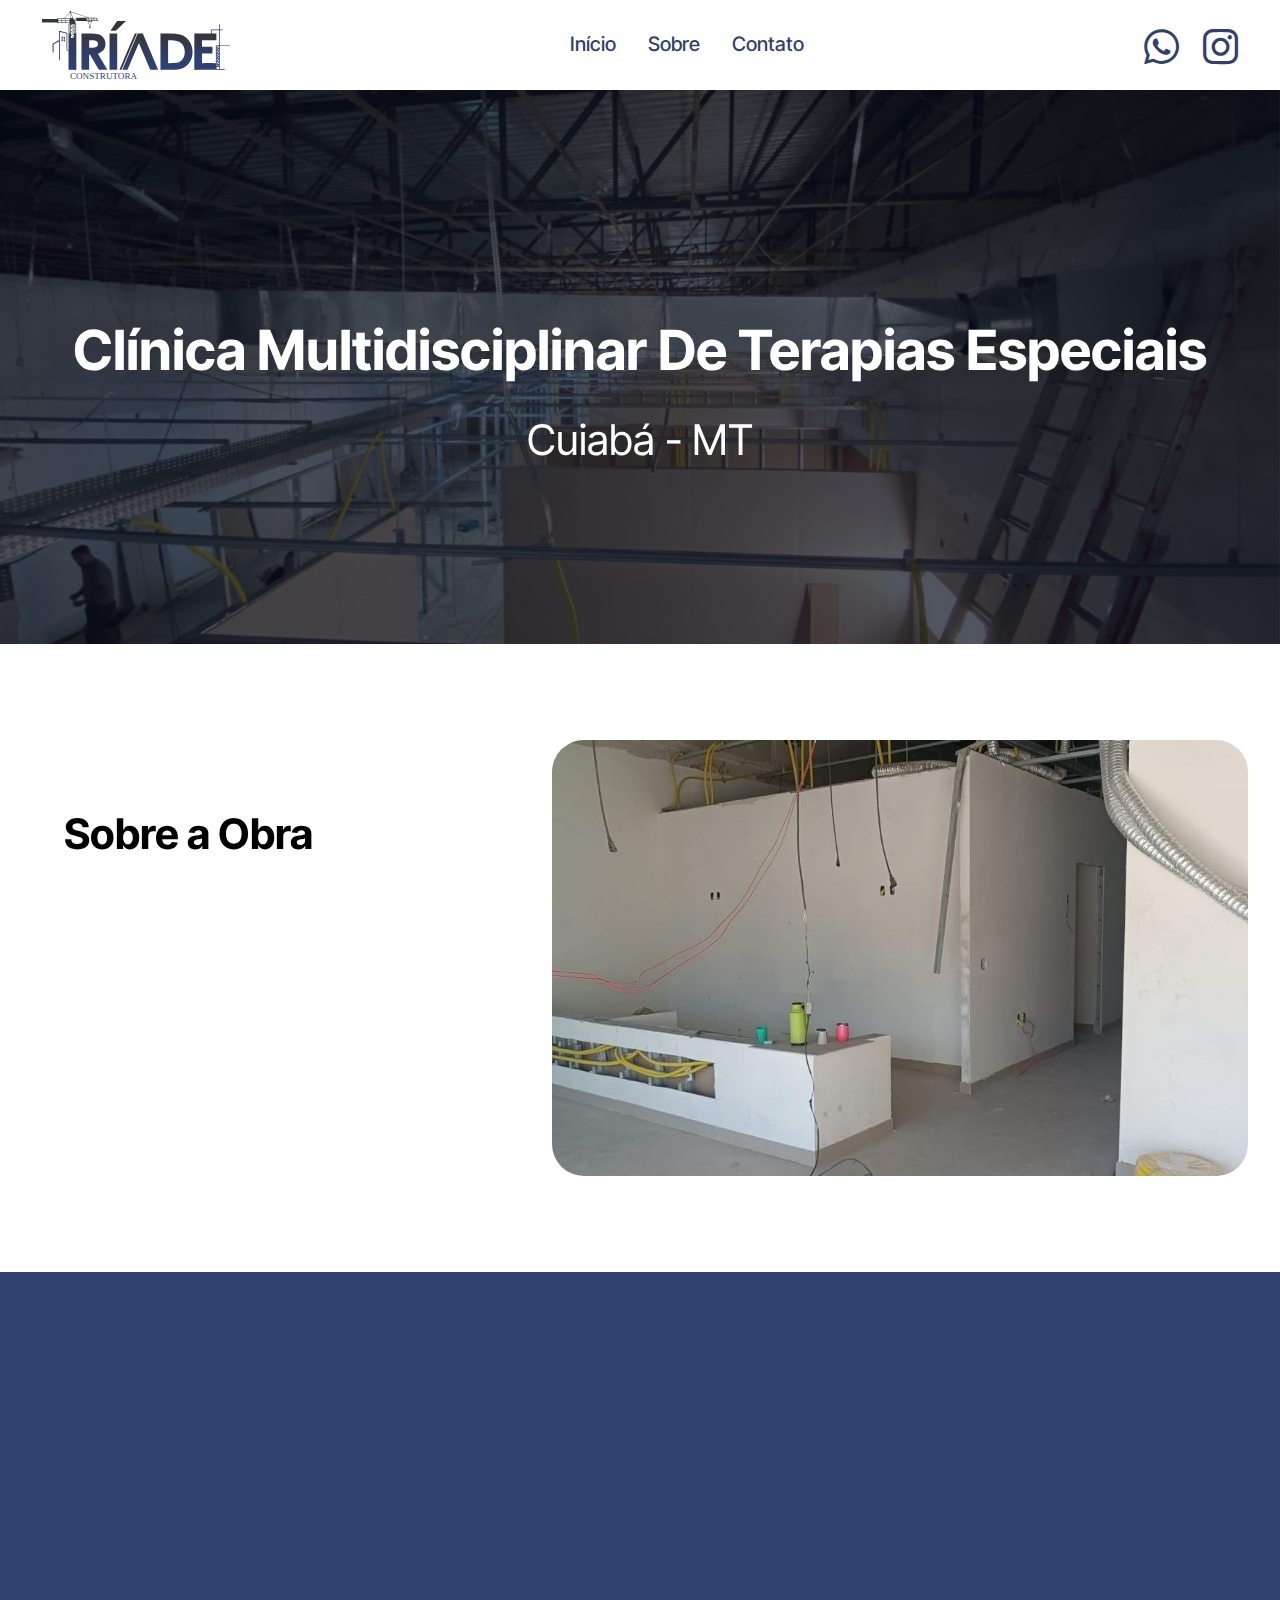
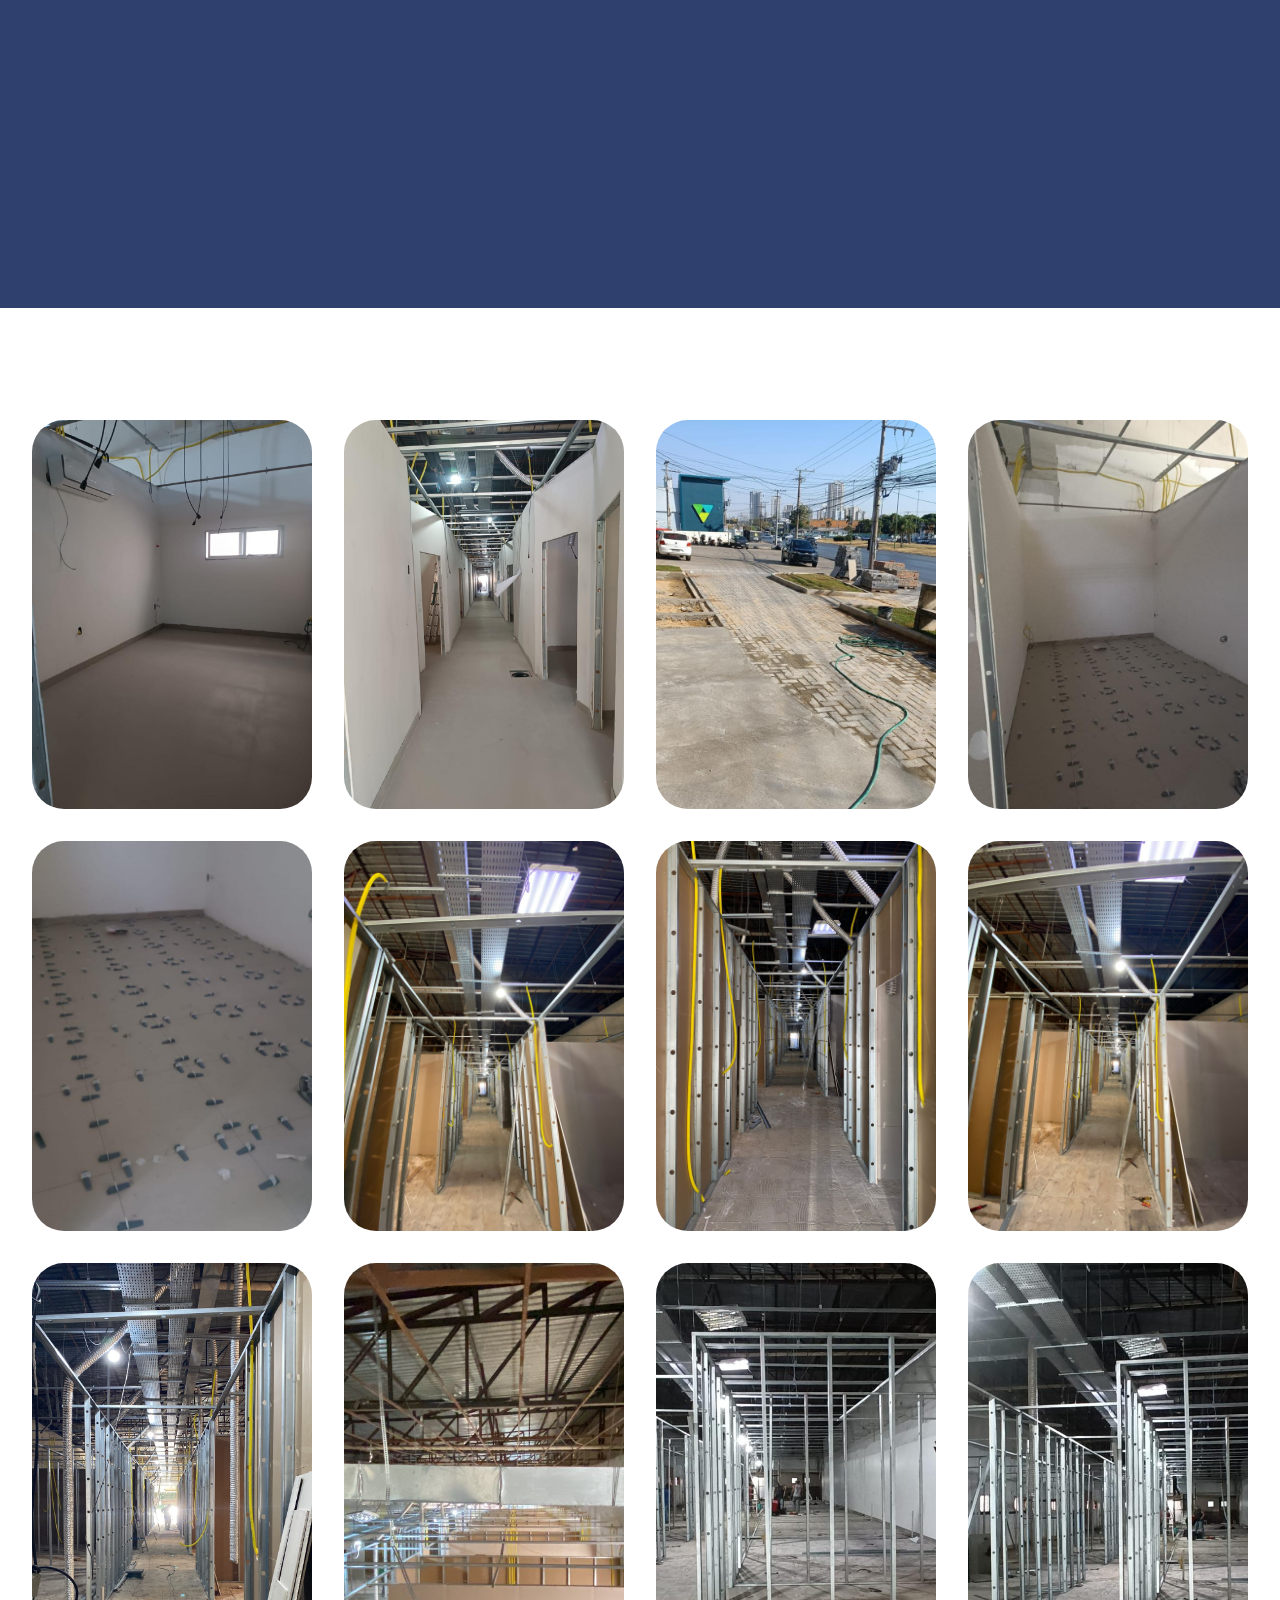
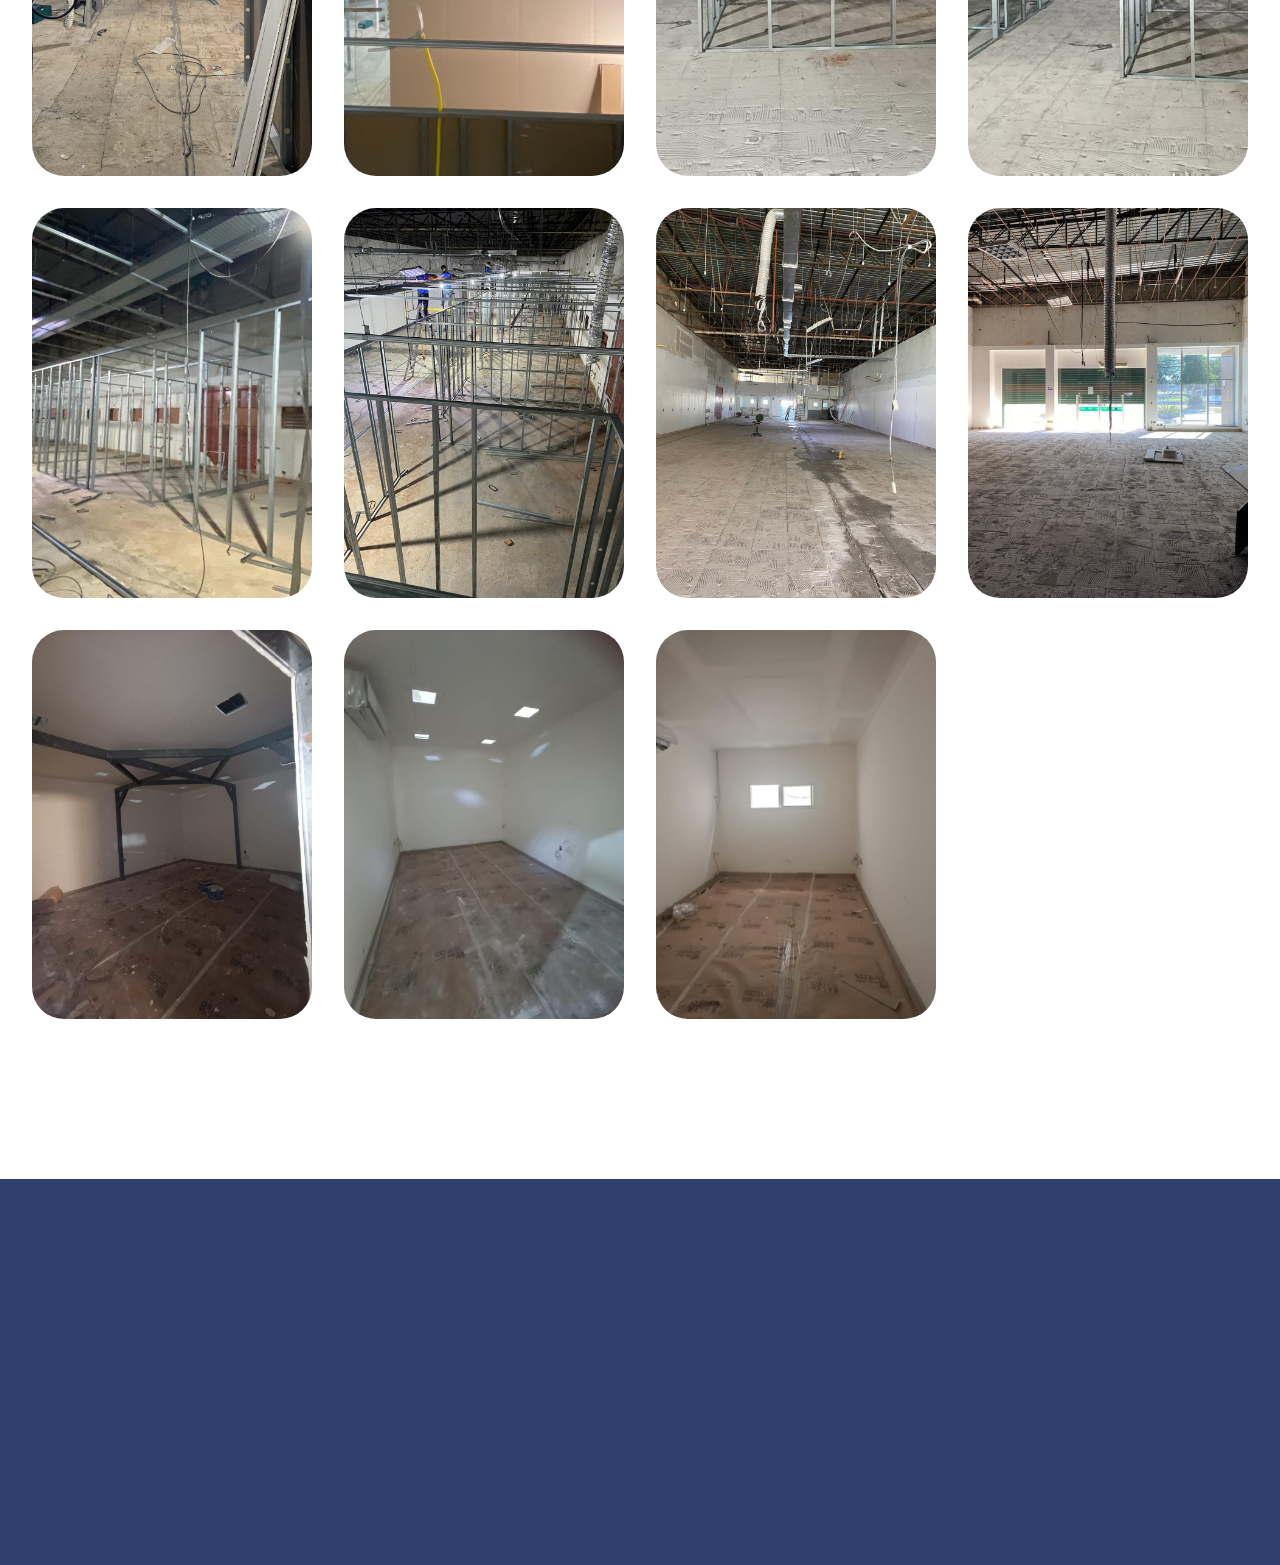
<file: clinica-multidisciplinar-terapias-especiais.html>
<!DOCTYPE html>
<html>

<head>
    <!-- Site made with Mobirise Website Builder v5.9.18, https://mobirise.com -->
    <meta charset="UTF-8">
    <meta http-equiv="X-UA-Compatible" content="IE=edge">
    <meta name="generator" content="Mobirise v5.9.18, mobirise.com">
    <meta name="viewport" content="width=device-width, initial-scale=1, minimum-scale=1">
    <link rel="shortcut icon" href="assets/images/logo.svg" type="image/x-icon">
    <meta name="description" content="">


    <title>Clínica Multidisciplinar De Terapias Especiais</title>
    <link rel="stylesheet" href="assets/web/assets/mobirise-icons2/mobirise2.css">
    <link rel="stylesheet" href="assets/bootstrap/css/bootstrap.min.css">
    <link rel="stylesheet" href="assets/bootstrap/css/bootstrap-grid.min.css">
    <link rel="stylesheet" href="assets/bootstrap/css/bootstrap-reboot.min.css">
    <link rel="stylesheet" href="assets/parallax/jarallax.css">
    <link rel="stylesheet" href="assets/animatecss/animate.css">
    <link rel="stylesheet" href="assets/dropdown/css/style.css">
    <link rel="stylesheet" href="assets/socicon/css/styles.css">
    <link rel="stylesheet" href="assets/theme/css/style.css">
    <link rel="preload"
        href="https://fonts.googleapis.com/css?family=Inter+Tight:100,200,300,400,500,600,700,800,900,100i,200i,300i,400i,500i,600i,700i,800i,900i&display=swap"
        as="style" onload="this.onload=null;this.rel='stylesheet'">
    <noscript>
        <link rel="stylesheet"
            href="https://fonts.googleapis.com/css?family=Inter+Tight:100,200,300,400,500,600,700,800,900,100i,200i,300i,400i,500i,600i,700i,800i,900i&display=swap">
    </noscript>
    <link rel="preload"
        href="https://fonts.googleapis.com/css?family=Open+Sans:300,400,500,600,700,800,300i,400i,500i,600i,700i,800i&display=swap"
        as="style" onload="this.onload=null;this.rel='stylesheet'">
    <noscript>
        <link rel="stylesheet"
            href="https://fonts.googleapis.com/css?family=Open+Sans:300,400,500,600,700,800,300i,400i,500i,600i,700i,800i&display=swap">
    </noscript>
    <link rel="preload" as="style" href="assets/mobirise/css/mbr-additional.css?v=bGDoSZ">
    <link rel="stylesheet" href="assets/mobirise/css/mbr-additional.css?v=bGDoSZ" type="text/css">




</head>

<body>

    <section data-bs-version="5.1" class="menu menu6 cid-ulmpec233W" once="menu" id="menu06-2r">


        <nav class="navbar navbar-dropdown opacityScrollOff navbar-fixed-top navbar-expand-lg">
            <div class="container">
                <div class="navbar-brand">
                    <span class="navbar-logo">

                        <a href="index.html"><img src="assets/images/logo.svg" alt="Início" style="height: 4.3rem;"></a>

                    </span>

                </div>
                <button class="navbar-toggler" type="button" data-toggle="collapse" data-bs-toggle="collapse"
                    data-target="#navbarSupportedContent" data-bs-target="#navbarSupportedContent"
                    aria-controls="navbarNavAltMarkup" aria-expanded="false" aria-label="Toggle navigation">
                    <div class="hamburger">
                        <span></span>
                        <span></span>
                        <span></span>
                        <span></span>
                    </div>
                </button>
                <div class="collapse navbar-collapse opacityScrollOff" id="navbarSupportedContent">
                    <ul class="navbar-nav nav-dropdown nav-right" data-app-modern-menu="true">
                        <li class="nav-item">
                            <a class="nav-link link text-primary display-4" href="index.html">Início</a>
                        </li>
                        <li class="nav-item">
                            <a class="nav-link link text-primary display-4" href="sobre.html"
                                aria-expanded="false">Sobre</a>
                        </li>
                        <li class="nav-item">
                            <a class="nav-link link text-primary display-4" href="contato.html">Contato</a>
                        </li>
                    </ul>
                    <div class="icons-menu">
                        <a class="iconfont-wrapper"
                            href="https://wa.me/556192914398?text=Ol%C3%A1%2C%20gostaria%20de%20conhecer%20melhor%20a%20Tr%C3%ADade%20Construtora"
                            target="_blank">
                            <span class="p-2 mbr-iconfont socicon-whatsapp socicon" style="font-size: 35px;"></span>
                        </a>
                        <a class="iconfont-wrapper"
                            href="https://www.instagram.com/triade.construtora?igsh=MWg2ZTJybzNhYmJ3bQ%3D%3D&utm_source=qr"
                            target="_blank">
                            <span class="p-2 mbr-iconfont socicon-instagram socicon" style="font-size: 35px;"></span>
                        </a>


                    </div>

                </div>
            </div>
        </nav>
    </section>

    <section data-bs-version="5.1" class="header16 cid-ulmpecgZI6 mbr-parallax-background" id="header17-2s">

        <div class="mbr-overlay" style="opacity: 0.7; background-color: rgb(6, 13, 28);"></div>
        <div class="container-fluid">
            <div class="row">
                <div class="content-wrap col-12 col-md-12">
                    <h1 class="mbr-section-title mbr-fonts-style mbr-white mb-4 display-1"><strong>Clínica
                            Multidisciplinar De Terapias Especiais</strong></h1>
                    <h2 class="mbr-section-subtitle mbr-fonts-style mbr-white mb-4 display-2">Cuiabá - MT</h2>


                </div>
            </div>
        </div>
    </section>

    <section data-bs-version="5.1" class="start article2 cid-ulmpecoJWf" id="article02-2t">





        <div class="container-fluid">
            <div class="row justify-content-center">
                <div class="col-12 col-md-12 col-lg-7 image-wrapper">
                    <img class="w-100" src="assets/images/imagem-do-whatsapp-de-2024-08-05-s-22.24.37-ad25a6d0-1.jpeg"
                        alt="">
                </div>
                <div class="col-12 col-md-12 col-lg">
                    <div class="text-wrapper align-left">
                        <h1 class="mbr-section-title mbr-fonts-style mb-4 display-2"><strong>Sobre a Obra</strong></h1>
                        <p class="mbr-text align-left mbr-fonts-style mb-4 display-7">Clínica Multidisciplinar De
                            Terapias Especiais<br><br>Sobre a obra: Reforma interna de antiga farmácia da Unimed, obra
                            contando com <strong>600 m² </strong>de área construída, na modalidade empreitada
                            global.<br><br></p>

                    </div>
                </div>
            </div>
        </div>
    </section>

    <section data-bs-version="5.1" class="start article4 cid-ulmpecu4oB" id="article04-2u">





        <div class="container-fluid">
            <div class="row justify-content-center">
                <div class="col-12 col-md-12 col-lg-6 image-wrapper">
                    <img class="w-100" src="assets/images/imagem-do-whatsapp-de-2024-08-05-s-22.24.37-9de78536.jpg"
                        alt="">
                </div>
                <div class="col-12 col-md-12 col-lg">
                    <div class="text-wrapper align-left">
                        <h1 class="mbr-section-title mbr-fonts-style mb-4 display-2"><strong>Informações
                                Técnicas</strong></h1>
                        <p class="mbr-text mbr-fonts-style mb-4 display-7"><strong>Cliente: </strong>Grupo Unimed
                            Cuiabá<br>
                            <br><strong>Serviços prestados pela Tríade: </strong>Contrato de construção com a Unimed
                            Cuiabá.<br>
                            <br><strong>Data de Entrega: </strong>10/2024
                        </p>

                    </div>
                </div>
            </div>
        </div>
    </section>

    <section data-bs-version="5.1" class="gallery1 mbr-gallery cid-ulmpecBiXd" id="gallery01-2v">



        <div class="container-fluid">
            <div class="row justify-content-center">
                <div class="col-12 content-head">

                </div>
            </div>

            <div class="row mbr-gallery">
                <div class="col-12 col-md-6 col-lg-3 item gallery-image active">
                    <div class="item-wrapper mb-3" data-toggle="modal" data-bs-toggle="modal"
                        data-target="#unE0i6bNVo-modal" data-bs-target="#unE0i6bNVo-modal">
                        <img class="w-100" src="assets/images/imagem-do-whatsapp-de-2024-08-05-s-22.24.38-f69ee2db.jpg"
                            alt="" data-slide-to="0" data-bs-slide-to="0" data-target="#lb-unE0i6bNVo"
                            data-bs-target="#lb-unE0i6bNVo">
                        <div class="icon-wrapper">
                            <span class="mobi-mbri mobi-mbri-search mbr-iconfont mbr-iconfont-btn"></span>
                        </div>
                    </div>

                </div>
                <div class="col-12 col-md-6 col-lg-3 item gallery-image active">
                    <div class="item-wrapper mb-3" data-toggle="modal" data-bs-toggle="modal"
                        data-target="#unE0i6bNVo-modal" data-bs-target="#unE0i6bNVo-modal">
                        <img class="w-100" src="assets/images/imagem-do-whatsapp-de-2024-08-05-s-22.24.37-32ace1d9.jpg"
                            alt="" data-slide-to="1" data-bs-slide-to="1" data-target="#lb-unE0i6bNVo"
                            data-bs-target="#lb-unE0i6bNVo">
                        <div class="icon-wrapper">
                            <span class="mobi-mbri mobi-mbri-search mbr-iconfont mbr-iconfont-btn"></span>
                        </div>
                    </div>

                </div>
                <div class="col-12 col-md-6 col-lg-3 item gallery-image active">
                    <div class="item-wrapper mb-3" data-toggle="modal" data-bs-toggle="modal"
                        data-target="#unE0i6bNVo-modal" data-bs-target="#unE0i6bNVo-modal">
                        <img class="w-100" src="assets/images/imagem-do-whatsapp-de-2024-08-05-s-22.24.37-9de78536.jpg"
                            alt="" data-slide-to="2" data-bs-slide-to="2" data-target="#lb-unE0i6bNVo"
                            data-bs-target="#lb-unE0i6bNVo">
                        <div class="icon-wrapper">
                            <span class="mobi-mbri mobi-mbri-search mbr-iconfont mbr-iconfont-btn"></span>
                        </div>
                    </div>

                </div>
                <div class="col-12 col-md-6 col-lg-3 item gallery-image active">
                    <div class="item-wrapper mb-3" data-toggle="modal" data-bs-toggle="modal"
                        data-target="#unE0i6bNVo-modal" data-bs-target="#unE0i6bNVo-modal">
                        <img class="w-100" src="assets/images/imagem-do-whatsapp-de-2024-08-05-s-22.24.37-6535609f.jpg"
                            alt="" data-slide-to="3" data-bs-slide-to="3" data-target="#lb-unE0i6bNVo"
                            data-bs-target="#lb-unE0i6bNVo">
                        <div class="icon-wrapper">
                            <span class="mobi-mbri mobi-mbri-search mbr-iconfont mbr-iconfont-btn"></span>
                        </div>
                    </div>

                </div>
                <div class="col-12 col-md-6 col-lg-3 item gallery-image active">
                    <div class="item-wrapper mb-3" data-toggle="modal" data-bs-toggle="modal"
                        data-target="#unE0i6bNVo-modal" data-bs-target="#unE0i6bNVo-modal">
                        <img class="w-100" src="assets/images/imagem-do-whatsapp-de-2024-08-05-s-22.24.36-cb96e870.jpg"
                            alt="" data-slide-to="4" data-bs-slide-to="4" data-target="#lb-unE0i6bNVo"
                            data-bs-target="#lb-unE0i6bNVo">
                        <div class="icon-wrapper">
                            <span class="mobi-mbri mobi-mbri-search mbr-iconfont mbr-iconfont-btn"></span>
                        </div>
                    </div>

                </div>
                <div class="col-12 col-md-6 col-lg-3 item gallery-image active">
                    <div class="item-wrapper mb-3" data-toggle="modal" data-bs-toggle="modal"
                        data-target="#unE0i6bNVo-modal" data-bs-target="#unE0i6bNVo-modal">
                        <img class="w-100" src="assets/images/imagem-do-whatsapp-de-2024-08-05-s-22.24.36-24891046.jpg"
                            alt="" data-slide-to="5" data-bs-slide-to="5" data-target="#lb-unE0i6bNVo"
                            data-bs-target="#lb-unE0i6bNVo">
                        <div class="icon-wrapper">
                            <span class="mobi-mbri mobi-mbri-search mbr-iconfont mbr-iconfont-btn"></span>
                        </div>
                    </div>

                </div>
                <div class="col-12 col-md-6 col-lg-3 item gallery-image active">
                    <div class="item-wrapper mb-3" data-toggle="modal" data-bs-toggle="modal"
                        data-target="#unE0i6bNVo-modal" data-bs-target="#unE0i6bNVo-modal">
                        <img class="w-100" src="assets/images/imagem-do-whatsapp-de-2024-08-05-s-22.24.36-83846cdd.jpg"
                            alt="" data-slide-to="6" data-bs-slide-to="6" data-target="#lb-unE0i6bNVo"
                            data-bs-target="#lb-unE0i6bNVo">
                        <div class="icon-wrapper">
                            <span class="mobi-mbri mobi-mbri-search mbr-iconfont mbr-iconfont-btn"></span>
                        </div>
                    </div>

                </div>
                <div class="col-12 col-md-6 col-lg-3 item gallery-image active">
                    <div class="item-wrapper mb-3" data-toggle="modal" data-bs-toggle="modal"
                        data-target="#unE0i6bNVo-modal" data-bs-target="#unE0i6bNVo-modal">
                        <img class="w-100" src="assets/images/imagem-do-whatsapp-de-2024-08-05-s-22.24.36-8d70987f.jpg"
                            alt="" data-slide-to="7" data-bs-slide-to="7" data-target="#lb-unE0i6bNVo"
                            data-bs-target="#lb-unE0i6bNVo">
                        <div class="icon-wrapper">
                            <span class="mobi-mbri mobi-mbri-search mbr-iconfont mbr-iconfont-btn"></span>
                        </div>
                    </div>

                </div>
                <div class="col-12 col-md-6 col-lg-3 item gallery-image active">
                    <div class="item-wrapper mb-3" data-toggle="modal" data-bs-toggle="modal"
                        data-target="#unE0i6bNVo-modal" data-bs-target="#unE0i6bNVo-modal">
                        <img class="w-100" src="assets/images/imagem-do-whatsapp-de-2024-08-05-s-22.24.36-cff20103.jpg"
                            alt="" data-slide-to="8" data-bs-slide-to="8" data-target="#lb-unE0i6bNVo"
                            data-bs-target="#lb-unE0i6bNVo">
                        <div class="icon-wrapper">
                            <span class="mobi-mbri mobi-mbri-search mbr-iconfont mbr-iconfont-btn"></span>
                        </div>
                    </div>

                </div>
                <div class="col-12 col-md-6 col-lg-3 item gallery-image active">
                    <div class="item-wrapper mb-3" data-toggle="modal" data-bs-toggle="modal"
                        data-target="#unE0i6bNVo-modal" data-bs-target="#unE0i6bNVo-modal">
                        <img class="w-100" src="assets/images/imagem-do-whatsapp-de-2024-08-05-s-22.24.35-69bf28af.jpg"
                            alt="" data-slide-to="9" data-bs-slide-to="9" data-target="#lb-unE0i6bNVo"
                            data-bs-target="#lb-unE0i6bNVo">
                        <div class="icon-wrapper">
                            <span class="mobi-mbri mobi-mbri-search mbr-iconfont mbr-iconfont-btn"></span>
                        </div>
                    </div>

                </div>
                <div class="col-12 col-md-6 col-lg-3 item gallery-image active">
                    <div class="item-wrapper mb-3" data-toggle="modal" data-bs-toggle="modal"
                        data-target="#unE0i6bNVo-modal" data-bs-target="#unE0i6bNVo-modal">
                        <img class="w-100" src="assets/images/imagem-do-whatsapp-de-2024-08-05-s-22.24.35-ee7424a4.jpg"
                            alt="" data-slide-to="10" data-bs-slide-to="10" data-target="#lb-unE0i6bNVo"
                            data-bs-target="#lb-unE0i6bNVo">
                        <div class="icon-wrapper">
                            <span class="mobi-mbri mobi-mbri-search mbr-iconfont mbr-iconfont-btn"></span>
                        </div>
                    </div>

                </div>
                <div class="col-12 col-md-6 col-lg-3 item gallery-image active">
                    <div class="item-wrapper mb-3" data-toggle="modal" data-bs-toggle="modal"
                        data-target="#unE0i6bNVo-modal" data-bs-target="#unE0i6bNVo-modal">
                        <img class="w-100" src="assets/images/imagem-do-whatsapp-de-2024-08-05-s-22.24.35-45ff542b.jpg"
                            alt="" data-slide-to="11" data-bs-slide-to="11" data-target="#lb-unE0i6bNVo"
                            data-bs-target="#lb-unE0i6bNVo">
                        <div class="icon-wrapper">
                            <span class="mobi-mbri mobi-mbri-search mbr-iconfont mbr-iconfont-btn"></span>
                        </div>
                    </div>

                </div>
                <div class="col-12 col-md-6 col-lg-3 item gallery-image active">
                    <div class="item-wrapper mb-3" data-toggle="modal" data-bs-toggle="modal"
                        data-target="#unE0i6bNVo-modal" data-bs-target="#unE0i6bNVo-modal">
                        <img class="w-100" src="assets/images/imagem-do-whatsapp-de-2024-08-05-s-22.24.34-d6ae44f9.jpg"
                            alt="" data-slide-to="12" data-bs-slide-to="12" data-target="#lb-unE0i6bNVo"
                            data-bs-target="#lb-unE0i6bNVo">
                        <div class="icon-wrapper">
                            <span class="mobi-mbri mobi-mbri-search mbr-iconfont mbr-iconfont-btn"></span>
                        </div>
                    </div>

                </div>
                <div class="col-12 col-md-6 col-lg-3 item gallery-image active">
                    <div class="item-wrapper mb-3" data-toggle="modal" data-bs-toggle="modal"
                        data-target="#unE0i6bNVo-modal" data-bs-target="#unE0i6bNVo-modal">
                        <img class="w-100" src="assets/images/imagem-do-whatsapp-de-2024-08-05-s-22.24.34-ca02f5b9.jpg"
                            alt="" data-slide-to="13" data-bs-slide-to="13" data-target="#lb-unE0i6bNVo"
                            data-bs-target="#lb-unE0i6bNVo">
                        <div class="icon-wrapper">
                            <span class="mobi-mbri mobi-mbri-search mbr-iconfont mbr-iconfont-btn"></span>
                        </div>
                    </div>

                </div>
                <div class="col-12 col-md-6 col-lg-3 item gallery-image active">
                    <div class="item-wrapper mb-3" data-toggle="modal" data-bs-toggle="modal"
                        data-target="#unE0i6bNVo-modal" data-bs-target="#unE0i6bNVo-modal">
                        <img class="w-100" src="assets/images/imagem-do-whatsapp-de-2024-08-05-s-22.24.34-6d018c36.jpg"
                            alt="" data-slide-to="14" data-bs-slide-to="14" data-target="#lb-unE0i6bNVo"
                            data-bs-target="#lb-unE0i6bNVo">
                        <div class="icon-wrapper">
                            <span class="mobi-mbri mobi-mbri-search mbr-iconfont mbr-iconfont-btn"></span>
                        </div>
                    </div>

                </div>
                <div class="col-12 col-md-6 col-lg-3 item gallery-image active">
                    <div class="item-wrapper mb-3" data-toggle="modal" data-bs-toggle="modal"
                        data-target="#unE0i6bNVo-modal" data-bs-target="#unE0i6bNVo-modal">
                        <img class="w-100" src="assets/images/imagem-do-whatsapp-de-2024-08-05-s-22.24.33-5e89cd7d.jpg"
                            alt="" data-slide-to="15" data-bs-slide-to="15" data-target="#lb-unE0i6bNVo"
                            data-bs-target="#lb-unE0i6bNVo">
                        <div class="icon-wrapper">
                            <span class="mobi-mbri mobi-mbri-search mbr-iconfont mbr-iconfont-btn"></span>
                        </div>
                    </div>

                </div>
                <div class="col-12 col-md-6 col-lg-3 item gallery-image active">
                    <div class="item-wrapper mb-3" data-toggle="modal" data-bs-toggle="modal"
                        data-target="#unE0i6bNVo-modal" data-bs-target="#unE0i6bNVo-modal">
                        <img class="w-100" src="assets/images/imagem-do-whatsapp-de-2024-09-05-s-06.02.36-7978e139.jpg"
                            alt="" data-slide-to="16" data-bs-slide-to="16" data-target="#lb-unE0i6bNVo"
                            data-bs-target="#lb-unE0i6bNVo">
                        <div class="icon-wrapper">
                            <span class="mobi-mbri mobi-mbri-search mbr-iconfont mbr-iconfont-btn"></span>
                        </div>
                    </div>

                </div>
                <div class="col-12 col-md-6 col-lg-3 item gallery-image active">
                    <div class="item-wrapper mb-3" data-toggle="modal" data-bs-toggle="modal"
                        data-target="#unE0i6bNVo-modal" data-bs-target="#unE0i6bNVo-modal">
                        <img class="w-100" src="assets/images/imagem-do-whatsapp-de-2024-09-05-s-06.02.36-cbb9f9e3.jpg"
                            alt="" data-slide-to="17" data-bs-slide-to="17" data-target="#lb-unE0i6bNVo"
                            data-bs-target="#lb-unE0i6bNVo">
                        <div class="icon-wrapper">
                            <span class="mobi-mbri mobi-mbri-search mbr-iconfont mbr-iconfont-btn"></span>
                        </div>
                    </div>

                </div>
                <div class="col-12 col-md-6 col-lg-3 item gallery-image active">
                    <div class="item-wrapper mb-3" data-toggle="modal" data-bs-toggle="modal"
                        data-target="#unE0i6bNVo-modal" data-bs-target="#unE0i6bNVo-modal">
                        <img class="w-100" src="assets/images/imagem-do-whatsapp-de-2024-09-05-s-06.02.36-10c8fff3.jpg"
                            alt="" data-slide-to="18" data-bs-slide-to="18" data-target="#lb-unE0i6bNVo"
                            data-bs-target="#lb-unE0i6bNVo">
                        <div class="icon-wrapper">
                            <span class="mobi-mbri mobi-mbri-search mbr-iconfont mbr-iconfont-btn"></span>
                        </div>
                    </div>

                </div>







            </div>

            <div class="modal mbr-slider" tabindex="-1" role="dialog" aria-hidden="true" id="unE0i6bNVo-modal">
                <div class="modal-dialog" role="document">
                    <div class="modal-content">
                        <div class="modal-body">
                            <div class="carousel slide" data-pause="false" data-bs-pause="false" id="lb-unE0i6bNVo"
                                data-interval="5000" data-bs-interval="5000">
                                <div class="carousel-inner">
                                    <div class="carousel-item active">
                                        <img class="d-block w-100"
                                            src="assets/images/imagem-do-whatsapp-de-2024-08-05-s-22.24.38-f69ee2db.jpg"
                                            alt="">
                                    </div>
                                    <div class="carousel-item">
                                        <img class="d-block w-100"
                                            src="assets/images/imagem-do-whatsapp-de-2024-08-05-s-22.24.37-32ace1d9.jpg"
                                            alt="">
                                    </div>
                                    <div class="carousel-item">
                                        <img class="d-block w-100"
                                            src="assets/images/imagem-do-whatsapp-de-2024-08-05-s-22.24.37-9de78536.jpg"
                                            alt="">
                                    </div>
                                    <div class="carousel-item">
                                        <img class="d-block w-100"
                                            src="assets/images/imagem-do-whatsapp-de-2024-08-05-s-22.24.37-6535609f.jpg"
                                            alt="">
                                    </div>
                                    <div class="carousel-item">
                                        <img class="d-block w-100"
                                            src="assets/images/imagem-do-whatsapp-de-2024-08-05-s-22.24.36-cb96e870.jpg"
                                            alt="">
                                    </div>
                                    <div class="carousel-item">
                                        <img class="d-block w-100"
                                            src="assets/images/imagem-do-whatsapp-de-2024-08-05-s-22.24.36-24891046.jpg"
                                            alt="">
                                    </div>
                                    <div class="carousel-item">
                                        <img class="d-block w-100"
                                            src="assets/images/imagem-do-whatsapp-de-2024-08-05-s-22.24.36-83846cdd.jpg"
                                            alt="">
                                    </div>
                                    <div class="carousel-item">
                                        <img class="d-block w-100"
                                            src="assets/images/imagem-do-whatsapp-de-2024-08-05-s-22.24.36-8d70987f.jpg"
                                            alt="">
                                    </div>
                                    <div class="carousel-item">
                                        <img class="d-block w-100"
                                            src="assets/images/imagem-do-whatsapp-de-2024-08-05-s-22.24.36-cff20103.jpg"
                                            alt="">
                                    </div>
                                    <div class="carousel-item">
                                        <img class="d-block w-100"
                                            src="assets/images/imagem-do-whatsapp-de-2024-08-05-s-22.24.35-69bf28af.jpg"
                                            alt="">
                                    </div>
                                    <div class="carousel-item">
                                        <img class="d-block w-100"
                                            src="assets/images/imagem-do-whatsapp-de-2024-08-05-s-22.24.35-ee7424a4.jpg"
                                            alt="">
                                    </div>
                                    <div class="carousel-item">
                                        <img class="d-block w-100"
                                            src="assets/images/imagem-do-whatsapp-de-2024-08-05-s-22.24.35-45ff542b.jpg"
                                            alt="">
                                    </div>
                                    <div class="carousel-item">
                                        <img class="d-block w-100"
                                            src="assets/images/imagem-do-whatsapp-de-2024-08-05-s-22.24.34-d6ae44f9.jpg"
                                            alt="">
                                    </div>
                                    <div class="carousel-item">
                                        <img class="d-block w-100"
                                            src="assets/images/imagem-do-whatsapp-de-2024-08-05-s-22.24.34-ca02f5b9.jpg"
                                            alt="">
                                    </div>
                                    <div class="carousel-item">
                                        <img class="d-block w-100"
                                            src="assets/images/imagem-do-whatsapp-de-2024-08-05-s-22.24.34-6d018c36.jpg"
                                            alt="">
                                    </div>
                                    <div class="carousel-item">
                                        <img class="d-block w-100"
                                            src="assets/images/imagem-do-whatsapp-de-2024-08-05-s-22.24.33-5e89cd7d.jpg"
                                            alt="">
                                    </div>
                                    <div class="carousel-item">
                                        <img class="d-block w-100"
                                            src="assets/images/imagem-do-whatsapp-de-2024-09-05-s-06.02.36-7978e139.jpg"
                                            alt="">
                                    </div>
                                    <div class="carousel-item">
                                        <img class="d-block w-100"
                                            src="assets/images/imagem-do-whatsapp-de-2024-09-05-s-06.02.36-cbb9f9e3.jpg"
                                            alt="">
                                    </div>
                                    <div class="carousel-item">
                                        <img class="d-block w-100"
                                            src="assets/images/imagem-do-whatsapp-de-2024-09-05-s-06.02.36-10c8fff3.jpg"
                                            alt="">
                                    </div>







                                </div>
                                <ol class="carousel-indicators">
                                    <li data-slide-to="0" data-bs-slide-to="0" class="active"
                                        data-target="#lb-unE0i6bNVo" data-bs-target="#lb-unE0i6bNVo"></li>
                                    <li data-slide-to="1" data-bs-slide-to="1" class="" data-target="#lb-unE0i6bNVo"
                                        data-bs-target="#lb-unE0i6bNVo"></li>
                                    <li data-slide-to="2" data-bs-slide-to="2" class="" data-target="#lb-unE0i6bNVo"
                                        data-bs-target="#lb-unE0i6bNVo"></li>
                                    <li data-slide-to="3" data-bs-slide-to="3" class="" data-target="#lb-unE0i6bNVo"
                                        data-bs-target="#lb-unE0i6bNVo"></li>
                                    <li data-slide-to="4" data-bs-slide-to="4" class="" data-target="#lb-unE0i6bNVo"
                                        data-bs-target="#lb-unE0i6bNVo"></li>
                                    <li data-slide-to="5" data-bs-slide-to="5" class="" data-target="#lb-unE0i6bNVo"
                                        data-bs-target="#lb-unE0i6bNVo"></li>
                                    <li data-slide-to="6" data-bs-slide-to="6" class="" data-target="#lb-unE0i6bNVo"
                                        data-bs-target="#lb-unE0i6bNVo"></li>
                                    <li data-slide-to="7" data-bs-slide-to="7" class="" data-target="#lb-unE0i6bNVo"
                                        data-bs-target="#lb-unE0i6bNVo"></li>
                                    <li data-slide-to="8" data-bs-slide-to="8" class="" data-target="#lb-unE0i6bNVo"
                                        data-bs-target="#lb-unE0i6bNVo"></li>
                                    <li data-slide-to="9" data-bs-slide-to="9" class="" data-target="#lb-unE0i6bNVo"
                                        data-bs-target="#lb-unE0i6bNVo"></li>
                                    <li data-slide-to="10" data-bs-slide-to="10" class="" data-target="#lb-unE0i6bNVo"
                                        data-bs-target="#lb-unE0i6bNVo"></li>
                                    <li data-slide-to="11" data-bs-slide-to="11" class="" data-target="#lb-unE0i6bNVo"
                                        data-bs-target="#lb-unE0i6bNVo"></li>
                                    <li data-slide-to="12" data-bs-slide-to="12" class="" data-target="#lb-unE0i6bNVo"
                                        data-bs-target="#lb-unE0i6bNVo"></li>
                                    <li data-slide-to="13" data-bs-slide-to="13" class="" data-target="#lb-unE0i6bNVo"
                                        data-bs-target="#lb-unE0i6bNVo"></li>
                                    <li data-slide-to="14" data-bs-slide-to="14" class="" data-target="#lb-unE0i6bNVo"
                                        data-bs-target="#lb-unE0i6bNVo"></li>
                                    <li data-slide-to="15" data-bs-slide-to="15" class="" data-target="#lb-unE0i6bNVo"
                                        data-bs-target="#lb-unE0i6bNVo"></li>
                                    <li data-slide-to="16" data-bs-slide-to="16" class="" data-target="#lb-unE0i6bNVo"
                                        data-bs-target="#lb-unE0i6bNVo"></li>
                                    <li data-slide-to="17" data-bs-slide-to="17" class="" data-target="#lb-unE0i6bNVo"
                                        data-bs-target="#lb-unE0i6bNVo"></li>
                                    <li data-slide-to="18" data-bs-slide-to="18" class="" data-target="#lb-unE0i6bNVo"
                                        data-bs-target="#lb-unE0i6bNVo"></li>







                                </ol>
                                <a role="button" href="" class="close" data-dismiss="modal" data-bs-dismiss="modal"
                                    aria-label="Close">
                                </a>
                                <a class="carousel-control-prev carousel-control" role="button" data-slide="prev"
                                    data-bs-slide="prev" href="#lb-unE0i6bNVo">
                                    <span class="mobi-mbri mobi-mbri-arrow-prev" aria-hidden="true"></span>
                                    <span class="sr-only visually-hidden">Previous</span>
                                </a>
                                <a class="carousel-control-next carousel-control" role="button" data-slide="next"
                                    data-bs-slide="next" href="#lb-unE0i6bNVo">
                                    <span class="mobi-mbri mobi-mbri-arrow-next" aria-hidden="true"></span>
                                    <span class="sr-only visually-hidden">Next</span>
                                </a>
                            </div>
                        </div>
                    </div>
                </div>
            </div>
        </div>
    </section>

    <section data-bs-version="5.1" class="footer3 cid-ulmpednRfT" once="footers" id="footer03-2w">





        <div class="container">
            <div class="row">


                <div class="col-12 mt-4">
                    <div class="social-row">
                        <div class="soc-item">
                            <a href="https://www.instagram.com/triiade_construtora/" target="_blank">
                                <span class="mbr-iconfont display-7 socicon-instagram socicon"></span>
                            </a>
                        </div>
                        <div class="soc-item">
                            <a href="https://wa.me/556192914398?text=Ol%C3%A1%2C%20gostaria%20de%20conhecer%20melhor%20a%20Tr%C3%ADade%20Construtora"
                                target="_blank">
                                <span class="mbr-iconfont socicon-whatsapp socicon"></span>
                            </a>
                        </div>



                    </div>
                </div>
                <div class="col-12 mt-5">
                    <p class="mbr-fonts-style copyright display-7">© Copyright 2024 Tríade Construtora - Todos os
                        direitos reservados | Desenvolvido por <a href="https://paulo-henrique-phcm.github.io/"
                            class="text-white" target="_blank">Paulo Henrique</a><br></p>
                </div>
            </div>
        </div>
    </section>

    <script src="assets/bootstrap/js/bootstrap.bundle.min.js"></script>
    <script src="assets/parallax/jarallax.js"></script>
    <script src="assets/smoothscroll/smooth-scroll.js"></script>
    <script src="assets/ytplayer/index.js"></script>
    <script src="assets/dropdown/js/navbar-dropdown.js"></script>
    <script src="assets/theme/js/script.js"></script>


    <input name="animation" type="hidden">
</body>

</html>
</file>
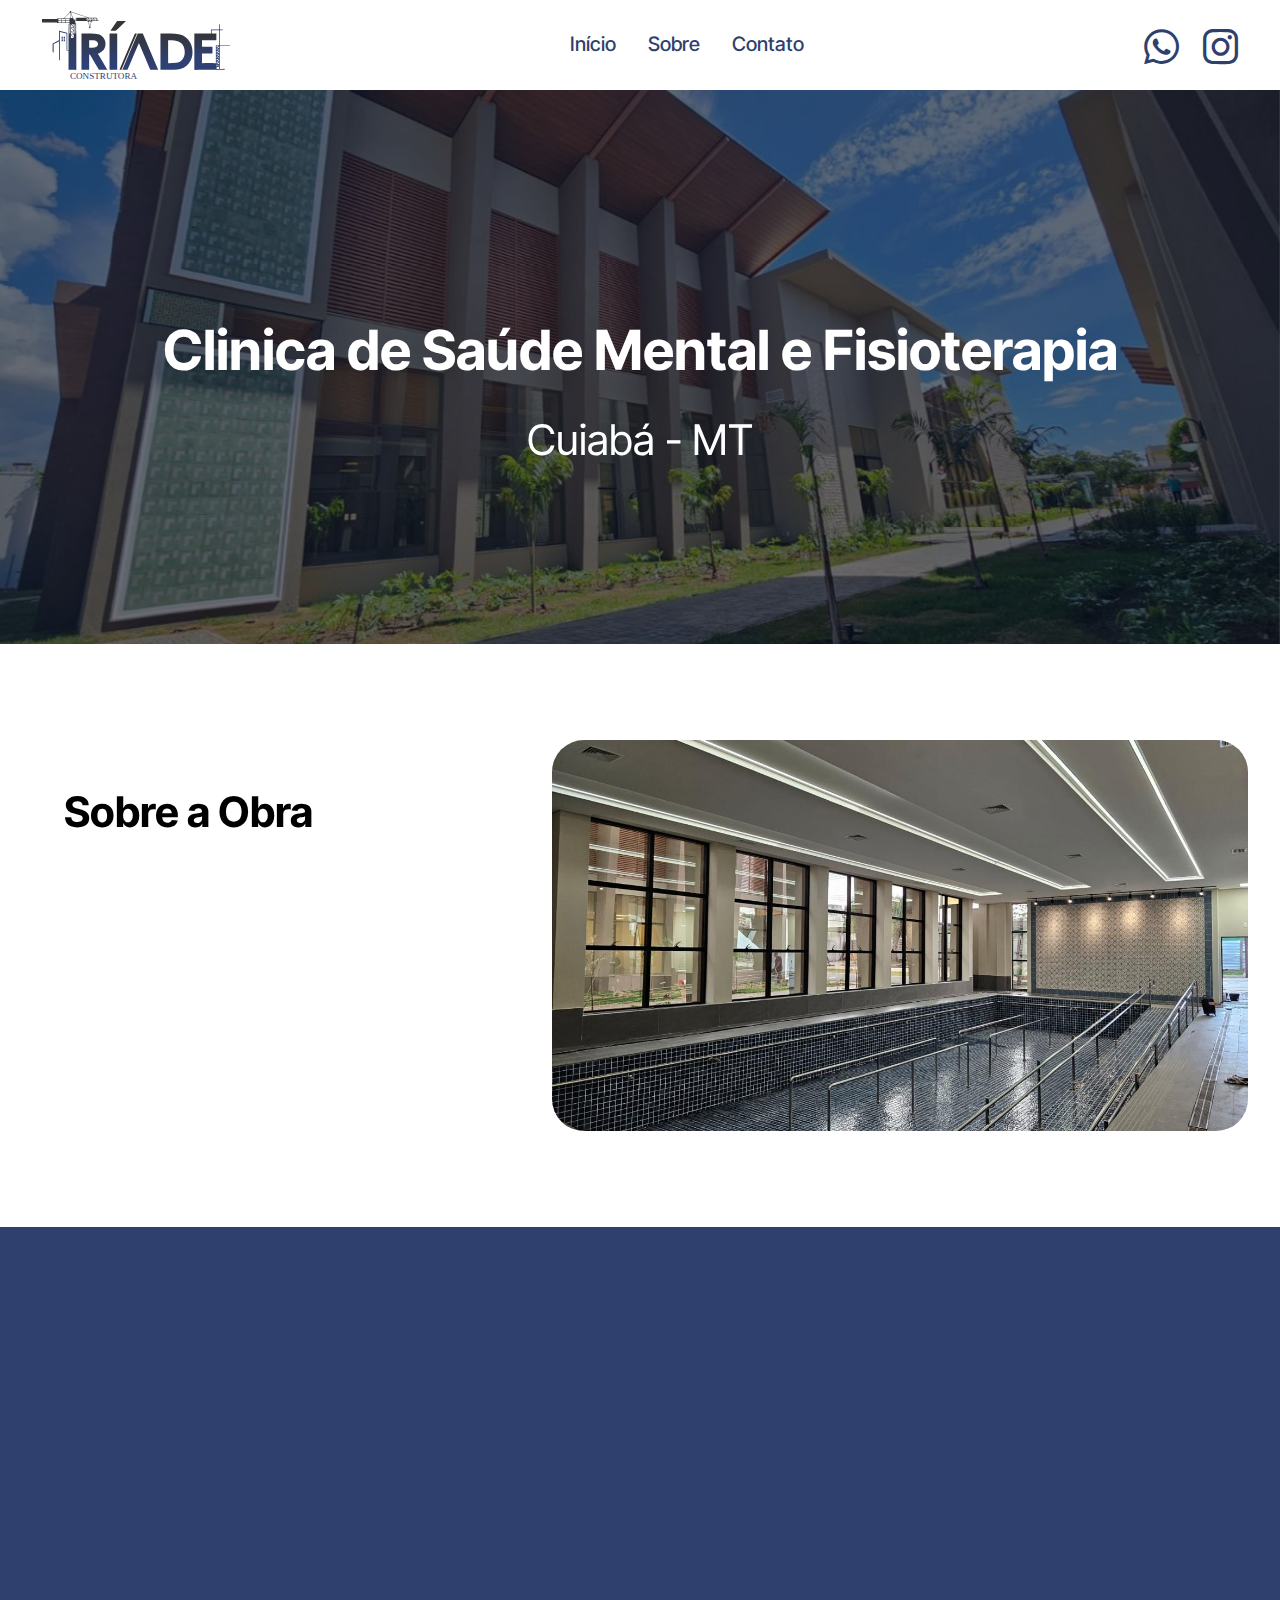
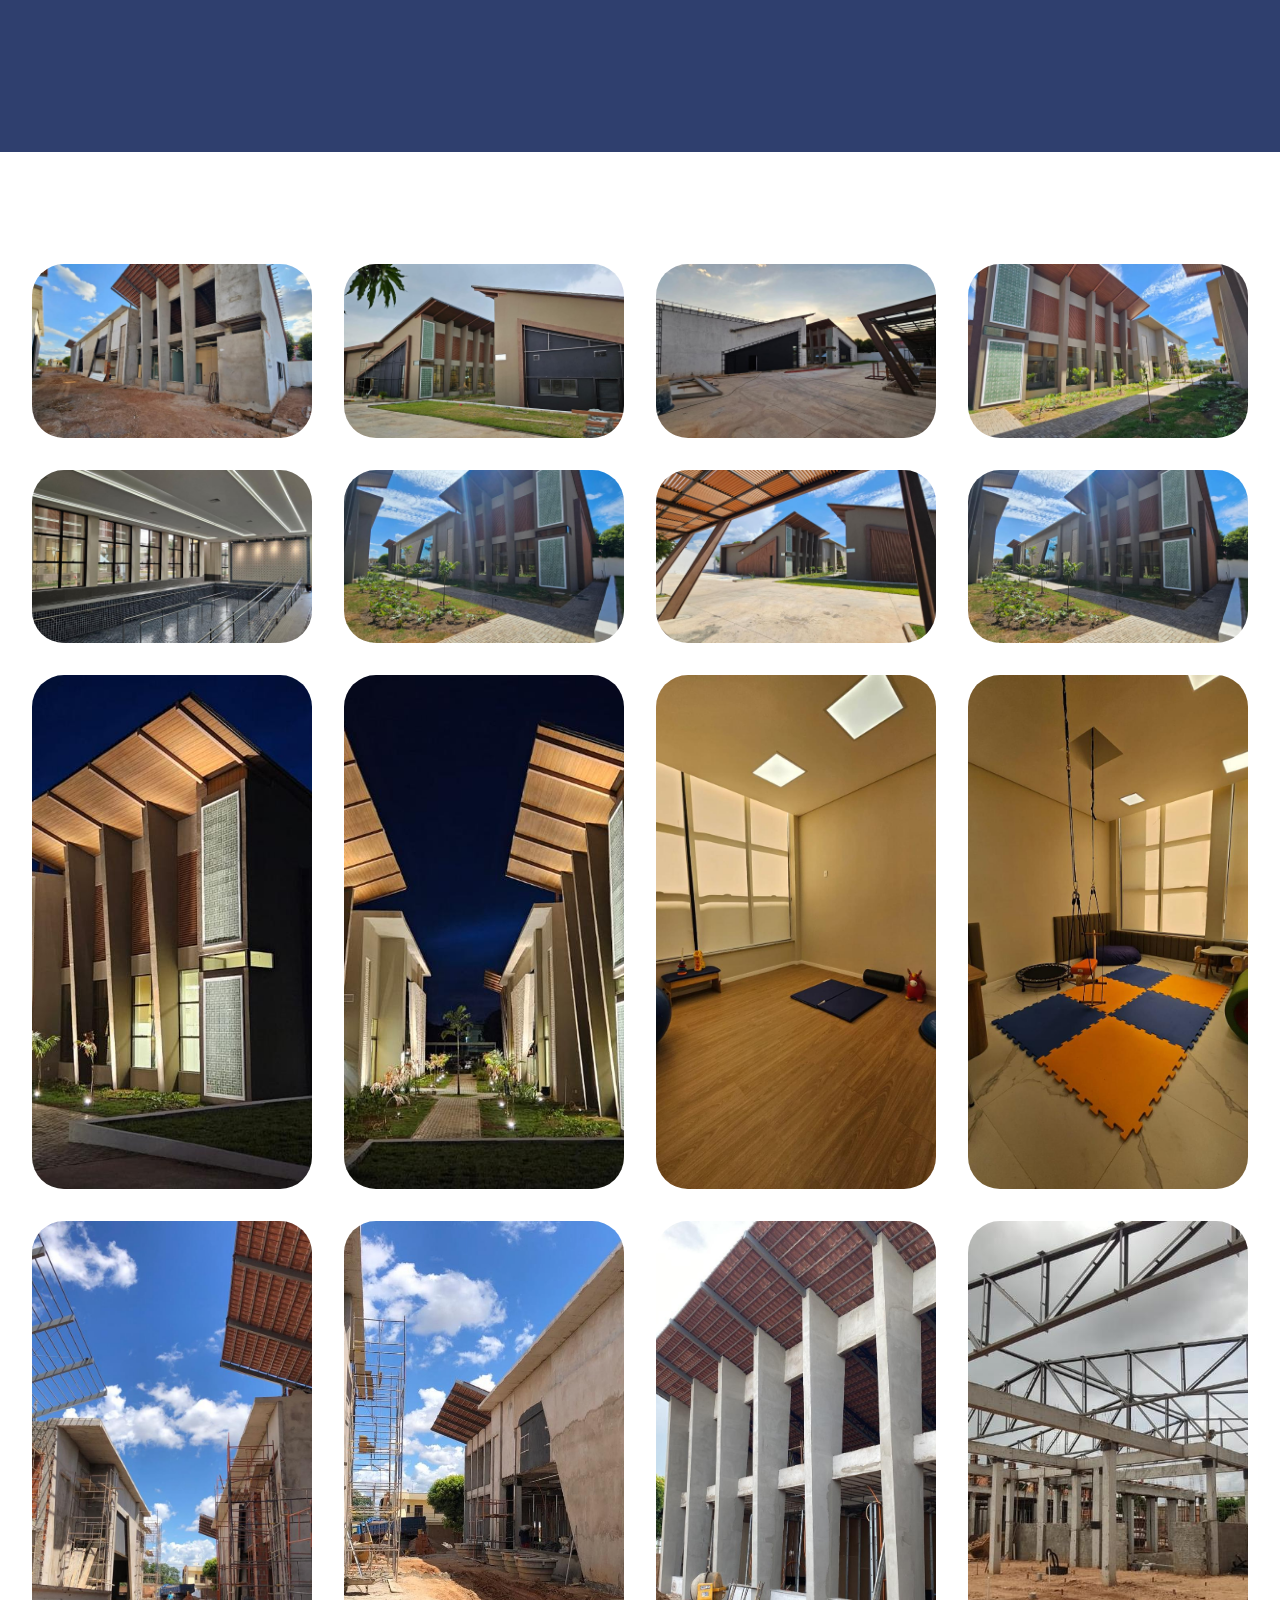
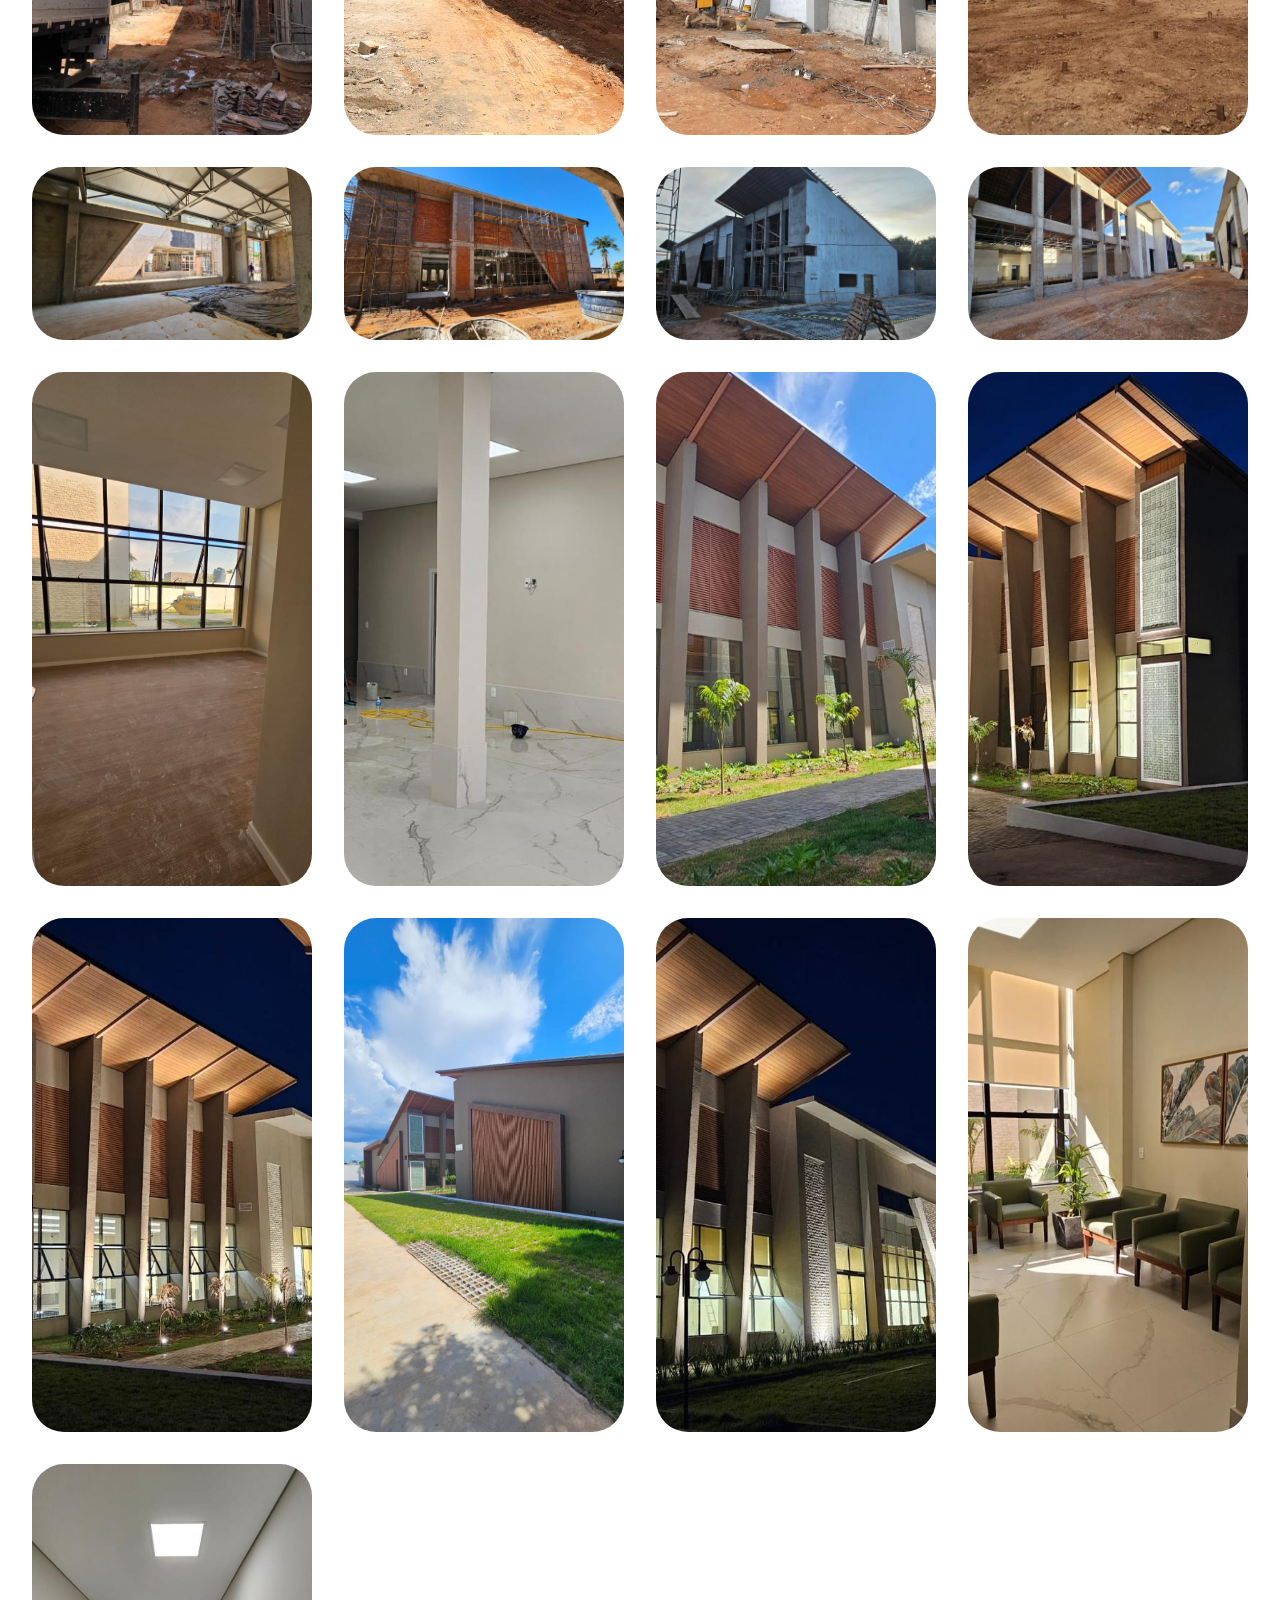
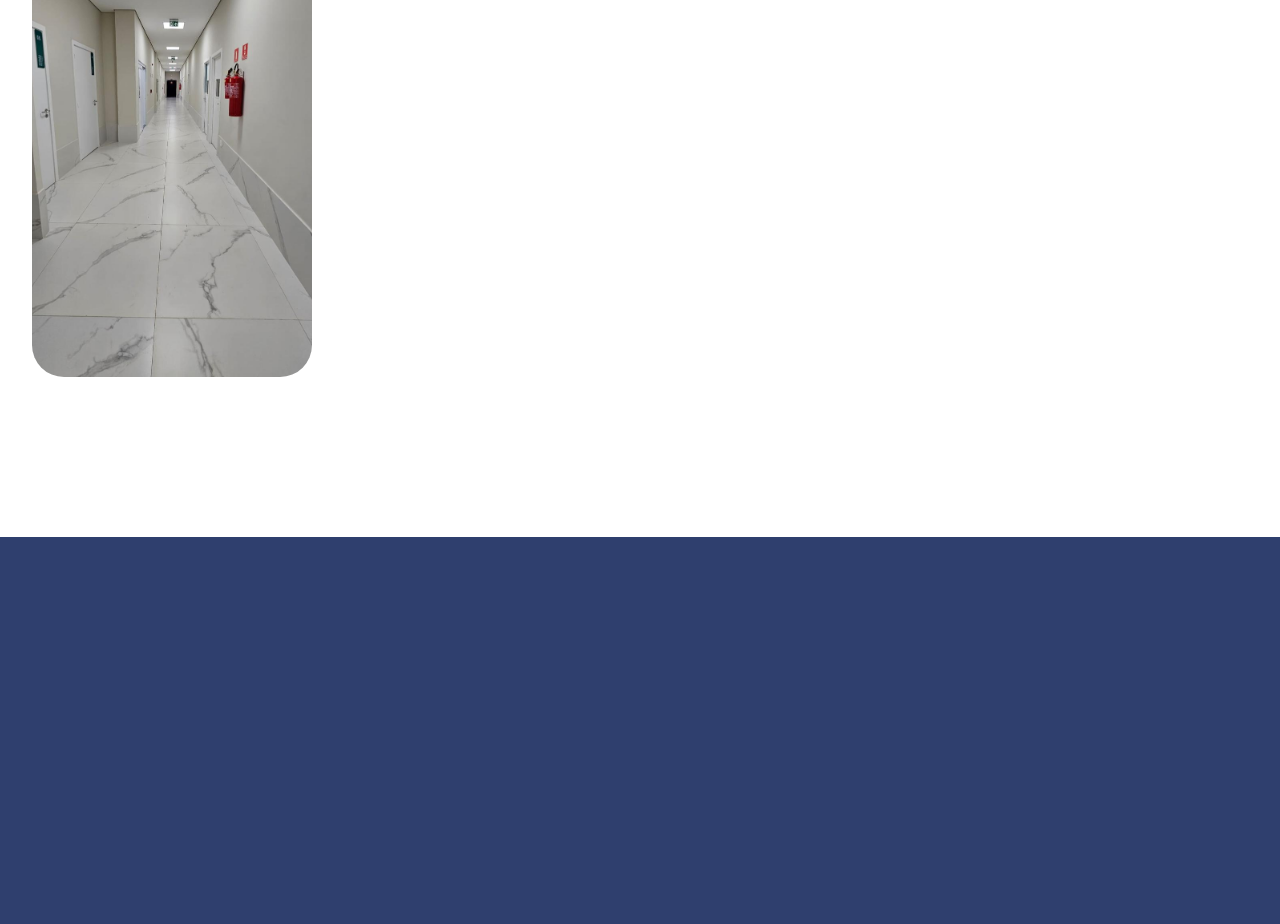
<file: clinica-saude-mental-fisioterapia.html>
<!DOCTYPE html>
<html>

<head>
    <!-- Site made with Mobirise Website Builder v5.9.18, https://mobirise.com -->
    <meta charset="UTF-8">
    <meta http-equiv="X-UA-Compatible" content="IE=edge">
    <meta name="generator" content="Mobirise v5.9.18, mobirise.com">
    <meta name="viewport" content="width=device-width, initial-scale=1, minimum-scale=1">
    <link rel="shortcut icon" href="assets/images/logo.svg" type="image/x-icon">
    <meta name="description" content="">


    <title>Clinica de Saúde Mental e Fisioterapia Cuiabá - MT</title>
    <link rel="stylesheet" href="assets/web/assets/mobirise-icons2/mobirise2.css">
    <link rel="stylesheet" href="assets/bootstrap/css/bootstrap.min.css">
    <link rel="stylesheet" href="assets/bootstrap/css/bootstrap-grid.min.css">
    <link rel="stylesheet" href="assets/bootstrap/css/bootstrap-reboot.min.css">
    <link rel="stylesheet" href="assets/parallax/jarallax.css">
    <link rel="stylesheet" href="assets/animatecss/animate.css">
    <link rel="stylesheet" href="assets/dropdown/css/style.css">
    <link rel="stylesheet" href="assets/socicon/css/styles.css">
    <link rel="stylesheet" href="assets/theme/css/style.css">
    <link rel="preload"
        href="https://fonts.googleapis.com/css?family=Inter+Tight:100,200,300,400,500,600,700,800,900,100i,200i,300i,400i,500i,600i,700i,800i,900i&display=swap"
        as="style" onload="this.onload=null;this.rel='stylesheet'">
    <noscript>
        <link rel="stylesheet"
            href="https://fonts.googleapis.com/css?family=Inter+Tight:100,200,300,400,500,600,700,800,900,100i,200i,300i,400i,500i,600i,700i,800i,900i&display=swap">
    </noscript>
    <link rel="preload"
        href="https://fonts.googleapis.com/css?family=Open+Sans:300,400,500,600,700,800,300i,400i,500i,600i,700i,800i&display=swap"
        as="style" onload="this.onload=null;this.rel='stylesheet'">
    <noscript>
        <link rel="stylesheet"
            href="https://fonts.googleapis.com/css?family=Open+Sans:300,400,500,600,700,800,300i,400i,500i,600i,700i,800i&display=swap">
    </noscript>
    <link rel="preload" as="style" href="assets/mobirise/css/mbr-additional.css?v=6954gQ">
    <link rel="stylesheet" href="assets/mobirise/css/mbr-additional.css?v=6954gQ" type="text/css">




</head>

<body>

    <section data-bs-version="5.1" class="menu menu6 cid-ullW7Q23sg" once="menu" id="menu06-2l">


        <nav class="navbar navbar-dropdown opacityScrollOff navbar-fixed-top navbar-expand-lg">
            <div class="container">
                <div class="navbar-brand">
                    <span class="navbar-logo">

                        <a href="index.html"><img src="assets/images/logo.svg" alt="Início" style="height: 4.3rem;"></a>

                    </span>

                </div>
                <button class="navbar-toggler" type="button" data-toggle="collapse" data-bs-toggle="collapse"
                    data-target="#navbarSupportedContent" data-bs-target="#navbarSupportedContent"
                    aria-controls="navbarNavAltMarkup" aria-expanded="false" aria-label="Toggle navigation">
                    <div class="hamburger">
                        <span></span>
                        <span></span>
                        <span></span>
                        <span></span>
                    </div>
                </button>
                <div class="collapse navbar-collapse opacityScrollOff" id="navbarSupportedContent">
                    <ul class="navbar-nav nav-dropdown nav-right" data-app-modern-menu="true">
                        <li class="nav-item">
                            <a class="nav-link link text-primary display-4" href="index.html">Início</a>
                        </li>
                        <li class="nav-item">
                            <a class="nav-link link text-primary display-4" href="sobre.html"
                                aria-expanded="false">Sobre</a>
                        </li>
                        <li class="nav-item">
                            <a class="nav-link link text-primary display-4" href="contato.html">Contato</a>
                        </li>
                    </ul>
                    <div class="icons-menu">
                        <a class="iconfont-wrapper"
                            href="https://wa.me/556192914398?text=Ol%C3%A1%2C%20gostaria%20de%20conhecer%20melhor%20a%20Tr%C3%ADade%20Construtora"
                            target="_blank">
                            <span class="p-2 mbr-iconfont socicon-whatsapp socicon" style="font-size: 35px;"></span>
                        </a>
                        <a class="iconfont-wrapper"
                            href="https://www.instagram.com/triade.construtora?igsh=MWg2ZTJybzNhYmJ3bQ%3D%3D&utm_source=qr"
                            target="_blank">
                            <span class="p-2 mbr-iconfont socicon-instagram socicon" style="font-size: 35px;"></span>
                        </a>


                    </div>

                </div>
            </div>
        </nav>
    </section>

    <section data-bs-version="5.1" class="header16 cid-ullW7RgPXu mbr-parallax-background" id="header17-2m">

        <div class="mbr-overlay" style="opacity: 0.6; background-color: rgb(6, 13, 28);"></div>
        <div class="container-fluid">
            <div class="row">
                <div class="content-wrap col-12 col-md-12">
                    <h1 class="mbr-section-title mbr-fonts-style mbr-white mb-4 display-1"><strong>Clinica de Saúde
                            Mental e Fisioterapia</strong></h1>
                    <h2 class="mbr-section-subtitle mbr-fonts-style mbr-white mb-4 display-2">Cuiabá - MT</h2>


                </div>
            </div>
        </div>
    </section>

    <section data-bs-version="5.1" class="start article2 cid-ullW7S8tkb" id="article02-2n">





        <div class="container-fluid">
            <div class="row justify-content-center">
                <div class="col-12 col-md-12 col-lg-7 image-wrapper">
                    <img class="w-100" src="assets/images/img-20240804-wa0087.jpg" alt="">
                </div>
                <div class="col-12 col-md-12 col-lg">
                    <div class="text-wrapper align-left">
                        <h1 class="mbr-section-title mbr-fonts-style mb-4 display-2"><strong>Sobre a Obra</strong></h1>
                        <p class="mbr-text align-left mbr-fonts-style mb-4 display-7">Clinica de Saúde Mental e
                            Fisioterapia<br><br>Sobre a obra: Execução completa do empreendimento da terraplanagem a
                            entrega das chaves, obra contando com <strong>1.400 m²</strong> de área construída, em
                            estrutura de concreto armado e mais <strong>2.000 m² </strong>de&nbsp;estacionamento.<br>
                        </p>

                    </div>
                </div>
            </div>
        </div>
    </section>

    <section data-bs-version="5.1" class="start article4 cid-ullW7T06pn" id="article04-2o">





        <div class="container-fluid">
            <div class="row justify-content-center">
                <div class="col-12 col-md-12 col-lg-6 image-wrapper">
                    <img class="w-100" src="assets/images/img-20240804-wa0098.jpg" alt="">
                </div>
                <div class="col-12 col-md-12 col-lg">
                    <div class="text-wrapper align-left">
                        <h1 class="mbr-section-title mbr-fonts-style mb-4 display-2"><strong>Informações
                                Técnicas</strong></h1>
                        <p class="mbr-text mbr-fonts-style mb-4 display-7"><strong>Cliente:</strong> Grupo Unimed
                            Cuiabá<br><br><strong>Serviços prestados pela Tríade: Contrato de gerenciamento para a
                                construtora Baggio</strong><br><strong>
                                <br>Data de Entrega: </strong>11/2023</p>

                    </div>
                </div>
            </div>
        </div>
    </section>

    <section data-bs-version="5.1" class="gallery1 mbr-gallery cid-ullW7TO3Vs" id="gallery01-2p">



        <div class="container-fluid">
            <div class="row justify-content-center">
                <div class="col-12 content-head">

                </div>
            </div>

            <div class="row mbr-gallery">
                <div class="col-12 col-md-6 col-lg-3 item gallery-image active">
                    <div class="item-wrapper mb-3" data-toggle="modal" data-bs-toggle="modal"
                        data-target="#unE0hYgepc-modal" data-bs-target="#unE0hYgepc-modal">
                        <img class="w-100" src="assets/images/img-20240804-wa0081.jpg" alt="" data-slide-to="0"
                            data-bs-slide-to="0" data-target="#lb-unE0hYgepc" data-bs-target="#lb-unE0hYgepc">
                        <div class="icon-wrapper">
                            <span class="mobi-mbri mobi-mbri-search mbr-iconfont mbr-iconfont-btn"></span>
                        </div>
                    </div>

                </div>
                <div class="col-12 col-md-6 col-lg-3 item gallery-image active">
                    <div class="item-wrapper mb-3" data-toggle="modal" data-bs-toggle="modal"
                        data-target="#unE0hYgepc-modal" data-bs-target="#unE0hYgepc-modal">
                        <img class="w-100" src="assets/images/img-20240804-wa0082.jpg" alt="" data-slide-to="1"
                            data-bs-slide-to="1" data-target="#lb-unE0hYgepc" data-bs-target="#lb-unE0hYgepc">
                        <div class="icon-wrapper">
                            <span class="mobi-mbri mobi-mbri-search mbr-iconfont mbr-iconfont-btn"></span>
                        </div>
                    </div>

                </div>
                <div class="col-12 col-md-6 col-lg-3 item gallery-image active">
                    <div class="item-wrapper mb-3" data-toggle="modal" data-bs-toggle="modal"
                        data-target="#unE0hYgepc-modal" data-bs-target="#unE0hYgepc-modal">
                        <img class="w-100" src="assets/images/img-20240804-wa0083.jpg" alt="" data-slide-to="2"
                            data-bs-slide-to="2" data-target="#lb-unE0hYgepc" data-bs-target="#lb-unE0hYgepc">
                        <div class="icon-wrapper">
                            <span class="mobi-mbri mobi-mbri-search mbr-iconfont mbr-iconfont-btn"></span>
                        </div>
                    </div>

                </div>
                <div class="col-12 col-md-6 col-lg-3 item gallery-image active">
                    <div class="item-wrapper mb-3" data-toggle="modal" data-bs-toggle="modal"
                        data-target="#unE0hYgepc-modal" data-bs-target="#unE0hYgepc-modal">
                        <img class="w-100" src="assets/images/img-20240804-wa0086.jpg" alt="" data-slide-to="3"
                            data-bs-slide-to="3" data-target="#lb-unE0hYgepc" data-bs-target="#lb-unE0hYgepc">
                        <div class="icon-wrapper">
                            <span class="mobi-mbri mobi-mbri-search mbr-iconfont mbr-iconfont-btn"></span>
                        </div>
                    </div>

                </div>
                <div class="col-12 col-md-6 col-lg-3 item gallery-image active">
                    <div class="item-wrapper mb-3" data-toggle="modal" data-bs-toggle="modal"
                        data-target="#unE0hYgepc-modal" data-bs-target="#unE0hYgepc-modal">
                        <img class="w-100" src="assets/images/img-20240804-wa0087.jpg" alt="" data-slide-to="4"
                            data-bs-slide-to="4" data-target="#lb-unE0hYgepc" data-bs-target="#lb-unE0hYgepc">
                        <div class="icon-wrapper">
                            <span class="mobi-mbri mobi-mbri-search mbr-iconfont mbr-iconfont-btn"></span>
                        </div>
                    </div>

                </div>
                <div class="col-12 col-md-6 col-lg-3 item gallery-image active">
                    <div class="item-wrapper mb-3" data-toggle="modal" data-bs-toggle="modal"
                        data-target="#unE0hYgepc-modal" data-bs-target="#unE0hYgepc-modal">
                        <img class="w-100" src="assets/images/img-20240804-wa0088.jpg" alt="" data-slide-to="5"
                            data-bs-slide-to="5" data-target="#lb-unE0hYgepc" data-bs-target="#lb-unE0hYgepc">
                        <div class="icon-wrapper">
                            <span class="mobi-mbri mobi-mbri-search mbr-iconfont mbr-iconfont-btn"></span>
                        </div>
                    </div>

                </div>
                <div class="col-12 col-md-6 col-lg-3 item gallery-image active">
                    <div class="item-wrapper mb-3" data-toggle="modal" data-bs-toggle="modal"
                        data-target="#unE0hYgepc-modal" data-bs-target="#unE0hYgepc-modal">
                        <img class="w-100" src="assets/images/img-20240804-wa0089.jpg" alt="" data-slide-to="6"
                            data-bs-slide-to="6" data-target="#lb-unE0hYgepc" data-bs-target="#lb-unE0hYgepc">
                        <div class="icon-wrapper">
                            <span class="mobi-mbri mobi-mbri-search mbr-iconfont mbr-iconfont-btn"></span>
                        </div>
                    </div>

                </div>
                <div class="col-12 col-md-6 col-lg-3 item gallery-image active">
                    <div class="item-wrapper mb-3" data-toggle="modal" data-bs-toggle="modal"
                        data-target="#unE0hYgepc-modal" data-bs-target="#unE0hYgepc-modal">
                        <img class="w-100" src="assets/images/img-20240804-wa0091.jpg" alt="" data-slide-to="7"
                            data-bs-slide-to="7" data-target="#lb-unE0hYgepc" data-bs-target="#lb-unE0hYgepc">
                        <div class="icon-wrapper">
                            <span class="mobi-mbri mobi-mbri-search mbr-iconfont mbr-iconfont-btn"></span>
                        </div>
                    </div>

                </div>
                <div class="col-12 col-md-6 col-lg-3 item gallery-image active">
                    <div class="item-wrapper mb-3" data-toggle="modal" data-bs-toggle="modal"
                        data-target="#unE0hYgepc-modal" data-bs-target="#unE0hYgepc-modal">
                        <img class="w-100" src="assets/images/img-20240804-wa0096.jpg" alt="" data-slide-to="8"
                            data-bs-slide-to="8" data-target="#lb-unE0hYgepc" data-bs-target="#lb-unE0hYgepc">
                        <div class="icon-wrapper">
                            <span class="mobi-mbri mobi-mbri-search mbr-iconfont mbr-iconfont-btn"></span>
                        </div>
                    </div>

                </div>
                <div class="col-12 col-md-6 col-lg-3 item gallery-image active">
                    <div class="item-wrapper mb-3" data-toggle="modal" data-bs-toggle="modal"
                        data-target="#unE0hYgepc-modal" data-bs-target="#unE0hYgepc-modal">
                        <img class="w-100" src="assets/images/img-20240804-wa0097.jpg" alt="" data-slide-to="9"
                            data-bs-slide-to="9" data-target="#lb-unE0hYgepc" data-bs-target="#lb-unE0hYgepc">
                        <div class="icon-wrapper">
                            <span class="mobi-mbri mobi-mbri-search mbr-iconfont mbr-iconfont-btn"></span>
                        </div>
                    </div>

                </div>
                <div class="col-12 col-md-6 col-lg-3 item gallery-image active">
                    <div class="item-wrapper mb-3" data-toggle="modal" data-bs-toggle="modal"
                        data-target="#unE0hYgepc-modal" data-bs-target="#unE0hYgepc-modal">
                        <img class="w-100" src="assets/images/img-20240804-wa0100.jpg" alt="" data-slide-to="10"
                            data-bs-slide-to="10" data-target="#lb-unE0hYgepc" data-bs-target="#lb-unE0hYgepc">
                        <div class="icon-wrapper">
                            <span class="mobi-mbri mobi-mbri-search mbr-iconfont mbr-iconfont-btn"></span>
                        </div>
                    </div>

                </div>
                <div class="col-12 col-md-6 col-lg-3 item gallery-image active">
                    <div class="item-wrapper mb-3" data-toggle="modal" data-bs-toggle="modal"
                        data-target="#unE0hYgepc-modal" data-bs-target="#unE0hYgepc-modal">
                        <img class="w-100" src="assets/images/img-20240804-wa0101.jpg" alt="" data-slide-to="11"
                            data-bs-slide-to="11" data-target="#lb-unE0hYgepc" data-bs-target="#lb-unE0hYgepc">
                        <div class="icon-wrapper">
                            <span class="mobi-mbri mobi-mbri-search mbr-iconfont mbr-iconfont-btn"></span>
                        </div>
                    </div>

                </div>
                <div class="col-12 col-md-6 col-lg-3 item gallery-image active">
                    <div class="item-wrapper mb-3" data-toggle="modal" data-bs-toggle="modal"
                        data-target="#unE0hYgepc-modal" data-bs-target="#unE0hYgepc-modal">
                        <img class="w-100" src="assets/images/img-20240804-wa0073.jpg" alt="" data-slide-to="12"
                            data-bs-slide-to="12" data-target="#lb-unE0hYgepc" data-bs-target="#lb-unE0hYgepc">
                        <div class="icon-wrapper">
                            <span class="mobi-mbri mobi-mbri-search mbr-iconfont mbr-iconfont-btn"></span>
                        </div>
                    </div>

                </div>
                <div class="col-12 col-md-6 col-lg-3 item gallery-image active">
                    <div class="item-wrapper mb-3" data-toggle="modal" data-bs-toggle="modal"
                        data-target="#unE0hYgepc-modal" data-bs-target="#unE0hYgepc-modal">
                        <img class="w-100" src="assets/images/img-20240804-wa0074.jpeg" alt="" data-slide-to="13"
                            data-bs-slide-to="13" data-target="#lb-unE0hYgepc" data-bs-target="#lb-unE0hYgepc">
                        <div class="icon-wrapper">
                            <span class="mobi-mbri mobi-mbri-search mbr-iconfont mbr-iconfont-btn"></span>
                        </div>
                    </div>

                </div>
                <div class="col-12 col-md-6 col-lg-3 item gallery-image active">
                    <div class="item-wrapper mb-3" data-toggle="modal" data-bs-toggle="modal"
                        data-target="#unE0hYgepc-modal" data-bs-target="#unE0hYgepc-modal">
                        <img class="w-100" src="assets/images/img-20240804-wa0075.jpg" alt="" data-slide-to="14"
                            data-bs-slide-to="14" data-target="#lb-unE0hYgepc" data-bs-target="#lb-unE0hYgepc">
                        <div class="icon-wrapper">
                            <span class="mobi-mbri mobi-mbri-search mbr-iconfont mbr-iconfont-btn"></span>
                        </div>
                    </div>

                </div>
                <div class="col-12 col-md-6 col-lg-3 item gallery-image active">
                    <div class="item-wrapper mb-3" data-toggle="modal" data-bs-toggle="modal"
                        data-target="#unE0hYgepc-modal" data-bs-target="#unE0hYgepc-modal">
                        <img class="w-100" src="assets/images/img-20240804-wa0076.jpg" alt="" data-slide-to="15"
                            data-bs-slide-to="15" data-target="#lb-unE0hYgepc" data-bs-target="#lb-unE0hYgepc">
                        <div class="icon-wrapper">
                            <span class="mobi-mbri mobi-mbri-search mbr-iconfont mbr-iconfont-btn"></span>
                        </div>
                    </div>

                </div>
                <div class="col-12 col-md-6 col-lg-3 item gallery-image active">
                    <div class="item-wrapper mb-3" data-toggle="modal" data-bs-toggle="modal"
                        data-target="#unE0hYgepc-modal" data-bs-target="#unE0hYgepc-modal">
                        <img class="w-100" src="assets/images/img-20240804-wa0077.jpg" alt="" data-slide-to="16"
                            data-bs-slide-to="16" data-target="#lb-unE0hYgepc" data-bs-target="#lb-unE0hYgepc">
                        <div class="icon-wrapper">
                            <span class="mobi-mbri mobi-mbri-search mbr-iconfont mbr-iconfont-btn"></span>
                        </div>
                    </div>

                </div>
                <div class="col-12 col-md-6 col-lg-3 item gallery-image active">
                    <div class="item-wrapper mb-3" data-toggle="modal" data-bs-toggle="modal"
                        data-target="#unE0hYgepc-modal" data-bs-target="#unE0hYgepc-modal">
                        <img class="w-100" src="assets/images/img-20240804-wa0078.jpg" alt="" data-slide-to="17"
                            data-bs-slide-to="17" data-target="#lb-unE0hYgepc" data-bs-target="#lb-unE0hYgepc">
                        <div class="icon-wrapper">
                            <span class="mobi-mbri mobi-mbri-search mbr-iconfont mbr-iconfont-btn"></span>
                        </div>
                    </div>

                </div>
                <div class="col-12 col-md-6 col-lg-3 item gallery-image active">
                    <div class="item-wrapper mb-3" data-toggle="modal" data-bs-toggle="modal"
                        data-target="#unE0hYgepc-modal" data-bs-target="#unE0hYgepc-modal">
                        <img class="w-100" src="assets/images/img-20240804-wa0079.jpg" alt="" data-slide-to="18"
                            data-bs-slide-to="18" data-target="#lb-unE0hYgepc" data-bs-target="#lb-unE0hYgepc">
                        <div class="icon-wrapper">
                            <span class="mobi-mbri mobi-mbri-search mbr-iconfont mbr-iconfont-btn"></span>
                        </div>
                    </div>

                </div>
                <div class="col-12 col-md-6 col-lg-3 item gallery-image active">
                    <div class="item-wrapper mb-3" data-toggle="modal" data-bs-toggle="modal"
                        data-target="#unE0hYgepc-modal" data-bs-target="#unE0hYgepc-modal">
                        <img class="w-100" src="assets/images/img-20240804-wa0080.jpg" alt="" data-slide-to="19"
                            data-bs-slide-to="19" data-target="#lb-unE0hYgepc" data-bs-target="#lb-unE0hYgepc">
                        <div class="icon-wrapper">
                            <span class="mobi-mbri mobi-mbri-search mbr-iconfont mbr-iconfont-btn"></span>
                        </div>
                    </div>

                </div>
                <div class="col-12 col-md-6 col-lg-3 item gallery-image active">
                    <div class="item-wrapper mb-3" data-toggle="modal" data-bs-toggle="modal"
                        data-target="#unE0hYgepc-modal" data-bs-target="#unE0hYgepc-modal">
                        <img class="w-100" src="assets/images/img-20240804-wa0084.jpg" alt="" data-slide-to="20"
                            data-bs-slide-to="20" data-target="#lb-unE0hYgepc" data-bs-target="#lb-unE0hYgepc">
                        <div class="icon-wrapper">
                            <span class="mobi-mbri mobi-mbri-search mbr-iconfont mbr-iconfont-btn"></span>
                        </div>
                    </div>

                </div>
                <div class="col-12 col-md-6 col-lg-3 item gallery-image active">
                    <div class="item-wrapper mb-3" data-toggle="modal" data-bs-toggle="modal"
                        data-target="#unE0hYgepc-modal" data-bs-target="#unE0hYgepc-modal">
                        <img class="w-100" src="assets/images/img-20240804-wa0085.jpg" alt="" data-slide-to="21"
                            data-bs-slide-to="21" data-target="#lb-unE0hYgepc" data-bs-target="#lb-unE0hYgepc">
                        <div class="icon-wrapper">
                            <span class="mobi-mbri mobi-mbri-search mbr-iconfont mbr-iconfont-btn"></span>
                        </div>
                    </div>

                </div>
                <div class="col-12 col-md-6 col-lg-3 item gallery-image active">
                    <div class="item-wrapper mb-3" data-toggle="modal" data-bs-toggle="modal"
                        data-target="#unE0hYgepc-modal" data-bs-target="#unE0hYgepc-modal">
                        <img class="w-100" src="assets/images/img-20240804-wa0090.jpg" alt="" data-slide-to="22"
                            data-bs-slide-to="22" data-target="#lb-unE0hYgepc" data-bs-target="#lb-unE0hYgepc">
                        <div class="icon-wrapper">
                            <span class="mobi-mbri mobi-mbri-search mbr-iconfont mbr-iconfont-btn"></span>
                        </div>
                    </div>

                </div>
                <div class="col-12 col-md-6 col-lg-3 item gallery-image active">
                    <div class="item-wrapper mb-3" data-toggle="modal" data-bs-toggle="modal"
                        data-target="#unE0hYgepc-modal" data-bs-target="#unE0hYgepc-modal">
                        <img class="w-100" src="assets/images/img-20240804-wa0092.jpg" alt="" data-slide-to="23"
                            data-bs-slide-to="23" data-target="#lb-unE0hYgepc" data-bs-target="#lb-unE0hYgepc">
                        <div class="icon-wrapper">
                            <span class="mobi-mbri mobi-mbri-search mbr-iconfont mbr-iconfont-btn"></span>
                        </div>
                    </div>

                </div>
                <div class="col-12 col-md-6 col-lg-3 item gallery-image active">
                    <div class="item-wrapper mb-3" data-toggle="modal" data-bs-toggle="modal"
                        data-target="#unE0hYgepc-modal" data-bs-target="#unE0hYgepc-modal">
                        <img class="w-100" src="assets/images/img-20240804-wa0093.jpg" alt="" data-slide-to="24"
                            data-bs-slide-to="24" data-target="#lb-unE0hYgepc" data-bs-target="#lb-unE0hYgepc">
                        <div class="icon-wrapper">
                            <span class="mobi-mbri mobi-mbri-search mbr-iconfont mbr-iconfont-btn"></span>
                        </div>
                    </div>

                </div>
                <div class="col-12 col-md-6 col-lg-3 item gallery-image active">
                    <div class="item-wrapper mb-3" data-toggle="modal" data-bs-toggle="modal"
                        data-target="#unE0hYgepc-modal" data-bs-target="#unE0hYgepc-modal">
                        <img class="w-100" src="assets/images/img-20240804-wa0094.jpg" alt="" data-slide-to="25"
                            data-bs-slide-to="25" data-target="#lb-unE0hYgepc" data-bs-target="#lb-unE0hYgepc">
                        <div class="icon-wrapper">
                            <span class="mobi-mbri mobi-mbri-search mbr-iconfont mbr-iconfont-btn"></span>
                        </div>
                    </div>

                </div>
                <div class="col-12 col-md-6 col-lg-3 item gallery-image active">
                    <div class="item-wrapper mb-3" data-toggle="modal" data-bs-toggle="modal"
                        data-target="#unE0hYgepc-modal" data-bs-target="#unE0hYgepc-modal">
                        <img class="w-100" src="assets/images/img-20240804-wa0095.jpg" alt="" data-slide-to="26"
                            data-bs-slide-to="26" data-target="#lb-unE0hYgepc" data-bs-target="#lb-unE0hYgepc">
                        <div class="icon-wrapper">
                            <span class="mobi-mbri mobi-mbri-search mbr-iconfont mbr-iconfont-btn"></span>
                        </div>
                    </div>

                </div>
                <div class="col-12 col-md-6 col-lg-3 item gallery-image active">
                    <div class="item-wrapper mb-3" data-toggle="modal" data-bs-toggle="modal"
                        data-target="#unE0hYgepc-modal" data-bs-target="#unE0hYgepc-modal">
                        <img class="w-100" src="assets/images/img-20240804-wa0098.jpg" alt="" data-slide-to="27"
                            data-bs-slide-to="27" data-target="#lb-unE0hYgepc" data-bs-target="#lb-unE0hYgepc">
                        <div class="icon-wrapper">
                            <span class="mobi-mbri mobi-mbri-search mbr-iconfont mbr-iconfont-btn"></span>
                        </div>
                    </div>

                </div>
                <div class="col-12 col-md-6 col-lg-3 item gallery-image active">
                    <div class="item-wrapper mb-3" data-toggle="modal" data-bs-toggle="modal"
                        data-target="#unE0hYgepc-modal" data-bs-target="#unE0hYgepc-modal">
                        <img class="w-100" src="assets/images/img-20240804-wa0099.jpg" alt="" data-slide-to="28"
                            data-bs-slide-to="28" data-target="#lb-unE0hYgepc" data-bs-target="#lb-unE0hYgepc">
                        <div class="icon-wrapper">
                            <span class="mobi-mbri mobi-mbri-search mbr-iconfont mbr-iconfont-btn"></span>
                        </div>
                    </div>

                </div>







            </div>

            <div class="modal mbr-slider" tabindex="-1" role="dialog" aria-hidden="true" id="unE0hYgepc-modal">
                <div class="modal-dialog" role="document">
                    <div class="modal-content">
                        <div class="modal-body">
                            <div class="carousel slide" data-pause="false" data-bs-pause="false" id="lb-unE0hYgepc"
                                data-interval="5000" data-bs-interval="5000">
                                <div class="carousel-inner">
                                    <div class="carousel-item active">
                                        <img class="d-block w-100" src="assets/images/img-20240804-wa0081.jpg"
                                            alt="">
                                    </div>
                                    <div class="carousel-item">
                                        <img class="d-block w-100" src="assets/images/img-20240804-wa0082.jpg"
                                            alt="">
                                    </div>
                                    <div class="carousel-item">
                                        <img class="d-block w-100" src="assets/images/img-20240804-wa0083.jpg"
                                            alt="">
                                    </div>
                                    <div class="carousel-item">
                                        <img class="d-block w-100" src="assets/images/img-20240804-wa0086.jpg"
                                            alt="">
                                    </div>
                                    <div class="carousel-item">
                                        <img class="d-block w-100" src="assets/images/img-20240804-wa0087.jpg"
                                            alt="">
                                    </div>
                                    <div class="carousel-item">
                                        <img class="d-block w-100" src="assets/images/img-20240804-wa0088.jpg"
                                            alt="">
                                    </div>
                                    <div class="carousel-item">
                                        <img class="d-block w-100" src="assets/images/img-20240804-wa0089.jpg"
                                            alt="">
                                    </div>
                                    <div class="carousel-item">
                                        <img class="d-block w-100" src="assets/images/img-20240804-wa0091.jpg"
                                            alt="">
                                    </div>
                                    <div class="carousel-item">
                                        <img class="d-block w-100" src="assets/images/img-20240804-wa0096.jpg"
                                            alt="">
                                    </div>
                                    <div class="carousel-item">
                                        <img class="d-block w-100" src="assets/images/img-20240804-wa0097.jpg"
                                            alt="">
                                    </div>
                                    <div class="carousel-item">
                                        <img class="d-block w-100" src="assets/images/img-20240804-wa0100.jpg"
                                            alt="">
                                    </div>
                                    <div class="carousel-item">
                                        <img class="d-block w-100" src="assets/images/img-20240804-wa0101.jpg"
                                            alt="">
                                    </div>
                                    <div class="carousel-item">
                                        <img class="d-block w-100" src="assets/images/img-20240804-wa0073.jpg"
                                            alt="">
                                    </div>
                                    <div class="carousel-item">
                                        <img class="d-block w-100" src="assets/images/img-20240804-wa0074.jpeg"
                                            alt="">
                                    </div>
                                    <div class="carousel-item">
                                        <img class="d-block w-100" src="assets/images/img-20240804-wa0075.jpg"
                                            alt="">
                                    </div>
                                    <div class="carousel-item">
                                        <img class="d-block w-100" src="assets/images/img-20240804-wa0076.jpg"
                                            alt="">
                                    </div>
                                    <div class="carousel-item">
                                        <img class="d-block w-100" src="assets/images/img-20240804-wa0077.jpg"
                                            alt="">
                                    </div>
                                    <div class="carousel-item">
                                        <img class="d-block w-100" src="assets/images/img-20240804-wa0078.jpg"
                                            alt="">
                                    </div>
                                    <div class="carousel-item">
                                        <img class="d-block w-100" src="assets/images/img-20240804-wa0079.jpg"
                                            alt="">
                                    </div>
                                    <div class="carousel-item">
                                        <img class="d-block w-100" src="assets/images/img-20240804-wa0080.jpg"
                                            alt="">
                                    </div>
                                    <div class="carousel-item">
                                        <img class="d-block w-100" src="assets/images/img-20240804-wa0084.jpg"
                                            alt="">
                                    </div>
                                    <div class="carousel-item">
                                        <img class="d-block w-100" src="assets/images/img-20240804-wa0085.jpg"
                                            alt="">
                                    </div>
                                    <div class="carousel-item">
                                        <img class="d-block w-100" src="assets/images/img-20240804-wa0090.jpg"
                                            alt="">
                                    </div>
                                    <div class="carousel-item">
                                        <img class="d-block w-100" src="assets/images/img-20240804-wa0092.jpg"
                                            alt="">
                                    </div>
                                    <div class="carousel-item">
                                        <img class="d-block w-100" src="assets/images/img-20240804-wa0093.jpg"
                                            alt="">
                                    </div>
                                    <div class="carousel-item">
                                        <img class="d-block w-100" src="assets/images/img-20240804-wa0094.jpg"
                                            alt="">
                                    </div>
                                    <div class="carousel-item">
                                        <img class="d-block w-100" src="assets/images/img-20240804-wa0095.jpg"
                                            alt="">
                                    </div>
                                    <div class="carousel-item">
                                        <img class="d-block w-100" src="assets/images/img-20240804-wa0098.jpg"
                                            alt="">
                                    </div>
                                    <div class="carousel-item">
                                        <img class="d-block w-100" src="assets/images/img-20240804-wa0099.jpg"
                                            alt="">
                                    </div>







                                </div>
                                <ol class="carousel-indicators">
                                    <li data-slide-to="0" data-bs-slide-to="0" class="active"
                                        data-target="#lb-unE0hYgepc" data-bs-target="#lb-unE0hYgepc"></li>
                                    <li data-slide-to="1" data-bs-slide-to="1" class="" data-target="#lb-unE0hYgepc"
                                        data-bs-target="#lb-unE0hYgepc"></li>
                                    <li data-slide-to="2" data-bs-slide-to="2" class="" data-target="#lb-unE0hYgepc"
                                        data-bs-target="#lb-unE0hYgepc"></li>
                                    <li data-slide-to="3" data-bs-slide-to="3" class="" data-target="#lb-unE0hYgepc"
                                        data-bs-target="#lb-unE0hYgepc"></li>
                                    <li data-slide-to="4" data-bs-slide-to="4" class="" data-target="#lb-unE0hYgepc"
                                        data-bs-target="#lb-unE0hYgepc"></li>
                                    <li data-slide-to="5" data-bs-slide-to="5" class="" data-target="#lb-unE0hYgepc"
                                        data-bs-target="#lb-unE0hYgepc"></li>
                                    <li data-slide-to="6" data-bs-slide-to="6" class="" data-target="#lb-unE0hYgepc"
                                        data-bs-target="#lb-unE0hYgepc"></li>
                                    <li data-slide-to="7" data-bs-slide-to="7" class="" data-target="#lb-unE0hYgepc"
                                        data-bs-target="#lb-unE0hYgepc"></li>
                                    <li data-slide-to="8" data-bs-slide-to="8" class="" data-target="#lb-unE0hYgepc"
                                        data-bs-target="#lb-unE0hYgepc"></li>
                                    <li data-slide-to="9" data-bs-slide-to="9" class="" data-target="#lb-unE0hYgepc"
                                        data-bs-target="#lb-unE0hYgepc"></li>
                                    <li data-slide-to="10" data-bs-slide-to="10" class="" data-target="#lb-unE0hYgepc"
                                        data-bs-target="#lb-unE0hYgepc"></li>
                                    <li data-slide-to="11" data-bs-slide-to="11" class="" data-target="#lb-unE0hYgepc"
                                        data-bs-target="#lb-unE0hYgepc"></li>
                                    <li data-slide-to="12" data-bs-slide-to="12" class="" data-target="#lb-unE0hYgepc"
                                        data-bs-target="#lb-unE0hYgepc"></li>
                                    <li data-slide-to="13" data-bs-slide-to="13" class="" data-target="#lb-unE0hYgepc"
                                        data-bs-target="#lb-unE0hYgepc"></li>
                                    <li data-slide-to="14" data-bs-slide-to="14" class="" data-target="#lb-unE0hYgepc"
                                        data-bs-target="#lb-unE0hYgepc"></li>
                                    <li data-slide-to="15" data-bs-slide-to="15" class="" data-target="#lb-unE0hYgepc"
                                        data-bs-target="#lb-unE0hYgepc"></li>
                                    <li data-slide-to="16" data-bs-slide-to="16" class="" data-target="#lb-unE0hYgepc"
                                        data-bs-target="#lb-unE0hYgepc"></li>
                                    <li data-slide-to="17" data-bs-slide-to="17" class="" data-target="#lb-unE0hYgepc"
                                        data-bs-target="#lb-unE0hYgepc"></li>
                                    <li data-slide-to="18" data-bs-slide-to="18" class="" data-target="#lb-unE0hYgepc"
                                        data-bs-target="#lb-unE0hYgepc"></li>
                                    <li data-slide-to="19" data-bs-slide-to="19" class="" data-target="#lb-unE0hYgepc"
                                        data-bs-target="#lb-unE0hYgepc"></li>
                                    <li data-slide-to="20" data-bs-slide-to="20" class="" data-target="#lb-unE0hYgepc"
                                        data-bs-target="#lb-unE0hYgepc"></li>
                                    <li data-slide-to="21" data-bs-slide-to="21" class="" data-target="#lb-unE0hYgepc"
                                        data-bs-target="#lb-unE0hYgepc"></li>
                                    <li data-slide-to="22" data-bs-slide-to="22" class="" data-target="#lb-unE0hYgepc"
                                        data-bs-target="#lb-unE0hYgepc"></li>
                                    <li data-slide-to="23" data-bs-slide-to="23" class="" data-target="#lb-unE0hYgepc"
                                        data-bs-target="#lb-unE0hYgepc"></li>
                                    <li data-slide-to="24" data-bs-slide-to="24" class="" data-target="#lb-unE0hYgepc"
                                        data-bs-target="#lb-unE0hYgepc"></li>
                                    <li data-slide-to="25" data-bs-slide-to="25" class="" data-target="#lb-unE0hYgepc"
                                        data-bs-target="#lb-unE0hYgepc"></li>
                                    <li data-slide-to="26" data-bs-slide-to="26" class="" data-target="#lb-unE0hYgepc"
                                        data-bs-target="#lb-unE0hYgepc"></li>
                                    <li data-slide-to="27" data-bs-slide-to="27" class="" data-target="#lb-unE0hYgepc"
                                        data-bs-target="#lb-unE0hYgepc"></li>
                                    <li data-slide-to="28" data-bs-slide-to="28" class="" data-target="#lb-unE0hYgepc"
                                        data-bs-target="#lb-unE0hYgepc"></li>







                                </ol>
                                <a role="button" href="" class="close" data-dismiss="modal" data-bs-dismiss="modal"
                                    aria-label="Close">
                                </a>
                                <a class="carousel-control-prev carousel-control" role="button" data-slide="prev"
                                    data-bs-slide="prev" href="#lb-unE0hYgepc">
                                    <span class="mobi-mbri mobi-mbri-arrow-prev" aria-hidden="true"></span>
                                    <span class="sr-only visually-hidden">Previous</span>
                                </a>
                                <a class="carousel-control-next carousel-control" role="button" data-slide="next"
                                    data-bs-slide="next" href="#lb-unE0hYgepc">
                                    <span class="mobi-mbri mobi-mbri-arrow-next" aria-hidden="true"></span>
                                    <span class="sr-only visually-hidden">Next</span>
                                </a>
                            </div>
                        </div>
                    </div>
                </div>
            </div>
        </div>
    </section>

    <section data-bs-version="5.1" class="footer3 cid-ullW7UQrVa" once="footers" id="footer03-2q">





        <div class="container">
            <div class="row">


                <div class="col-12 mt-4">
                    <div class="social-row">
                        <div class="soc-item">
                            <a href="https://www.instagram.com/triiade_construtora/" target="_blank">
                                <span class="mbr-iconfont display-7 socicon-instagram socicon"></span>
                            </a>
                        </div>
                        <div class="soc-item">
                            <a href="https://wa.me/556192914398?text=Ol%C3%A1%2C%20gostaria%20de%20conhecer%20melhor%20a%20Tr%C3%ADade%20Construtora"
                                target="_blank">
                                <span class="mbr-iconfont socicon-whatsapp socicon"></span>
                            </a>
                        </div>



                    </div>
                </div>
                <div class="col-12 mt-5">
                    <p class="mbr-fonts-style copyright display-7">© Copyright 2024 Tríade Construtora - Todos os
                        direitos reservados | Desenvolvido por <a href="https://paulo-henrique-phcm.github.io/"
                            class="text-white" target="_blank">Paulo Henrique</a><br></p>
                </div>
            </div>
        </div>
    </section>

    <script src="assets/bootstrap/js/bootstrap.bundle.min.js"></script>
    <script src="assets/parallax/jarallax.js"></script>
    <script src="assets/smoothscroll/smooth-scroll.js"></script>
    <script src="assets/ytplayer/index.js"></script>
    <script src="assets/dropdown/js/navbar-dropdown.js"></script>
    <script src="assets/theme/js/script.js"></script>


    <input name="animation" type="hidden">
</body>

</html>
</file>
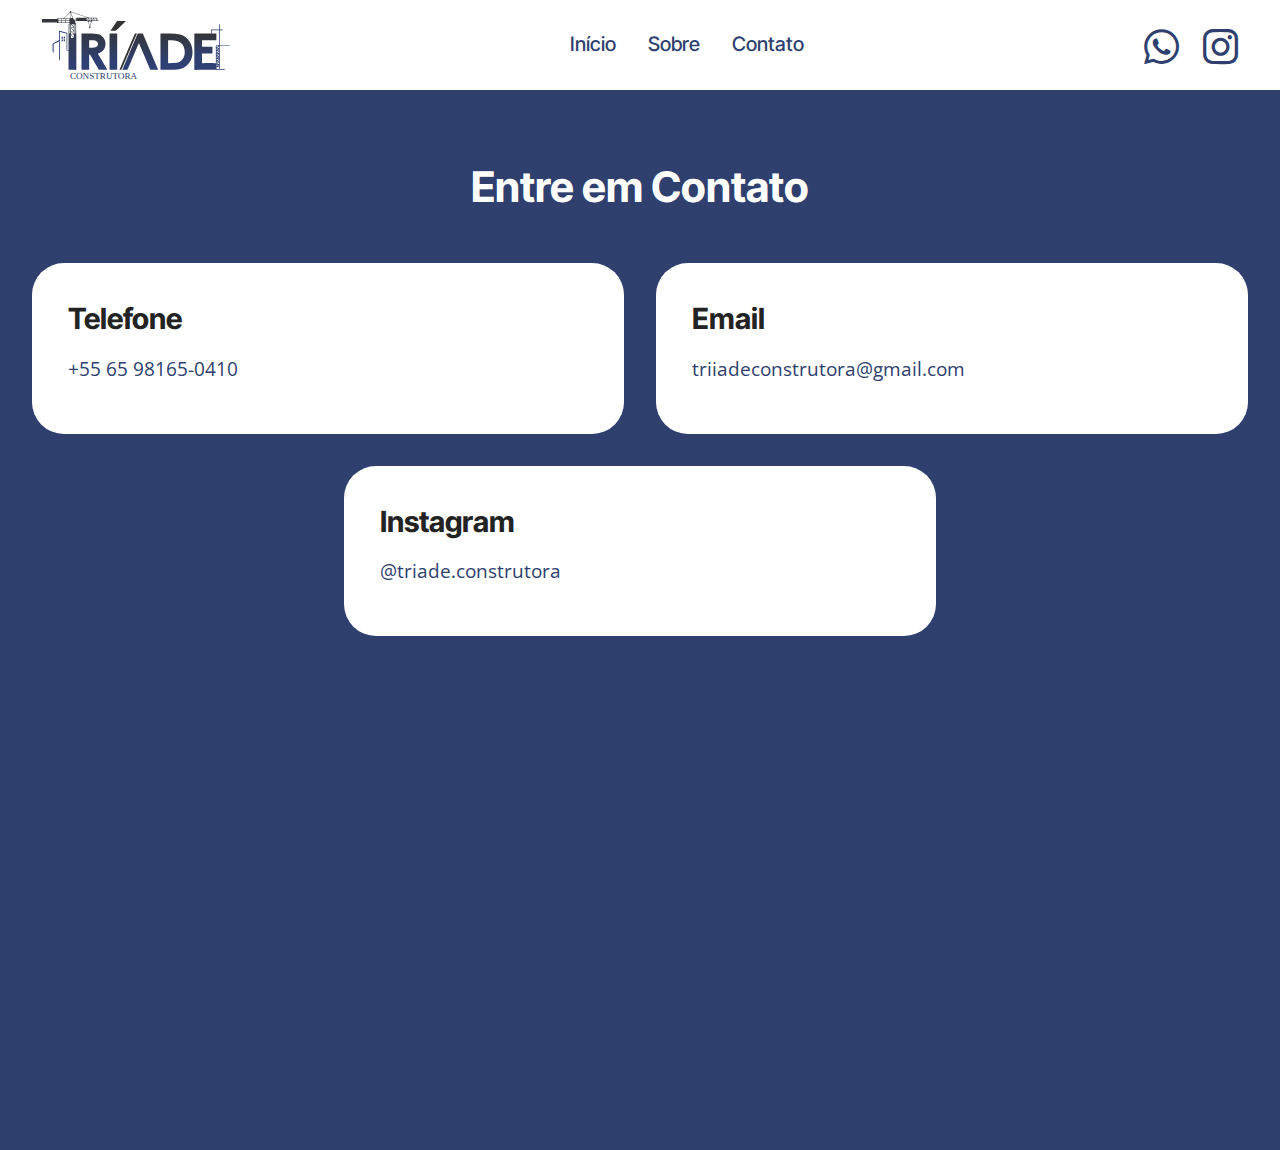
<file: contato.html>
<!DOCTYPE html>
<html>

<head>
    <!-- Site made with Mobirise Website Builder v5.9.18, https://mobirise.com -->
    <meta charset="UTF-8">
    <meta http-equiv="X-UA-Compatible" content="IE=edge">
    <meta name="generator" content="Mobirise v5.9.18, mobirise.com">
    <meta name="viewport" content="width=device-width, initial-scale=1, minimum-scale=1">
    <link rel="shortcut icon" href="assets/images/logo.svg" type="image/x-icon">
    <meta name="description" content="">


    <title>Contato</title>
    <link rel="stylesheet" href="assets/web/assets/mobirise-icons2/mobirise2.css">
    <link rel="stylesheet" href="assets/bootstrap/css/bootstrap.min.css">
    <link rel="stylesheet" href="assets/bootstrap/css/bootstrap-grid.min.css">
    <link rel="stylesheet" href="assets/bootstrap/css/bootstrap-reboot.min.css">
    <link rel="stylesheet" href="assets/animatecss/animate.css">
    <link rel="stylesheet" href="assets/dropdown/css/style.css">
    <link rel="stylesheet" href="assets/socicon/css/styles.css">
    <link rel="stylesheet" href="assets/theme/css/style.css">
    <link rel="preload"
        href="https://fonts.googleapis.com/css?family=Inter+Tight:100,200,300,400,500,600,700,800,900,100i,200i,300i,400i,500i,600i,700i,800i,900i&display=swap"
        as="style" onload="this.onload=null;this.rel='stylesheet'">
    <noscript>
        <link rel="stylesheet"
            href="https://fonts.googleapis.com/css?family=Inter+Tight:100,200,300,400,500,600,700,800,900,100i,200i,300i,400i,500i,600i,700i,800i,900i&display=swap">
    </noscript>
    <link rel="preload"
        href="https://fonts.googleapis.com/css?family=Open+Sans:300,400,500,600,700,800,300i,400i,500i,600i,700i,800i&display=swap"
        as="style" onload="this.onload=null;this.rel='stylesheet'">
    <noscript>
        <link rel="stylesheet"
            href="https://fonts.googleapis.com/css?family=Open+Sans:300,400,500,600,700,800,300i,400i,500i,600i,700i,800i&display=swap">
    </noscript>
    <link rel="preload" as="style" href="assets/mobirise/css/mbr-additional.css?v=wH15Fo">
    <link rel="stylesheet" href="assets/mobirise/css/mbr-additional.css?v=wH15Fo" type="text/css">




</head>

<body>

    <section data-bs-version="5.1" class="menu menu6 cid-ukw1Ku9VsY" once="menu" id="menu06-16">


        <nav class="navbar navbar-dropdown opacityScrollOff navbar-fixed-top navbar-expand-lg">
            <div class="container">
                <div class="navbar-brand">
                    <span class="navbar-logo">

                        <a href="index.html"><img src="assets/images/logo.svg" alt="Início" style="height: 4.3rem;"></a>

                    </span>

                </div>
                <button class="navbar-toggler" type="button" data-toggle="collapse" data-bs-toggle="collapse"
                    data-target="#navbarSupportedContent" data-bs-target="#navbarSupportedContent"
                    aria-controls="navbarNavAltMarkup" aria-expanded="false" aria-label="Toggle navigation">
                    <div class="hamburger">
                        <span></span>
                        <span></span>
                        <span></span>
                        <span></span>
                    </div>
                </button>
                <div class="collapse navbar-collapse opacityScrollOff" id="navbarSupportedContent">
                    <ul class="navbar-nav nav-dropdown nav-right" data-app-modern-menu="true">
                        <li class="nav-item">
                            <a class="nav-link link text-primary display-4" href="index.html">Início</a>
                        </li>
                        <li class="nav-item">
                            <a class="nav-link link text-primary display-4" href="sobre.html"
                                aria-expanded="false">Sobre</a>
                        </li>
                        <li class="nav-item">
                            <a class="nav-link link text-primary display-4" href="contato.html">Contato</a>
                        </li>
                    </ul>
                    <div class="icons-menu">
                        <a class="iconfont-wrapper"
                            href="https://wa.me/556192914398?text=Ol%C3%A1%2C%20gostaria%20de%20conhecer%20melhor%20a%20Tr%C3%ADade%20Construtora"
                            target="_blank">
                            <span class="p-2 mbr-iconfont socicon-whatsapp socicon" style="font-size: 35px;"></span>
                        </a>
                        <a class="iconfont-wrapper"
                            href="https://www.instagram.com/triade.construtora?igsh=MWg2ZTJybzNhYmJ3bQ%3D%3D&utm_source=qr"
                            target="_blank">
                            <span class="p-2 mbr-iconfont socicon-instagram socicon" style="font-size: 35px;"></span>
                        </a>


                    </div>

                </div>
            </div>
        </nav>
    </section>

    <section data-bs-version="5.1" class="contacts01 cid-ukxovlcD2g" id="contacts01-18">




        <div class="container">
            <div class="row justify-content-center">
                <div class="col-12 content-head">
                    <div class="mbr-section-head mb-5">
                        <h3 class="mbr-section-title mbr-fonts-style align-center mb-0 display-2">
                            <strong>Entre em Contato</strong>
                        </h3>

                    </div>
                </div>
            </div>
            <div class="row">
                <div class="item features-without-image col-12 col-md-6 active">
                    <div class="item-wrapper">
                        <div class="text-wrapper">
                            <h6 class="card-title mbr-fonts-style mb-3 display-5">
                                <strong>Telefone</strong>
                            </h6>
                            <p class="mbr-text mbr-fonts-style display-7">
                                <a href="tel:+5565981650410" class="text-primary">+55 65 98165-0410</a>
                            </p>
                        </div>
                    </div>
                </div>
                <div class="item features-without-image col-12 col-md-6">
                    <div class="item-wrapper">
                        <div class="text-wrapper">
                            <h6 class="card-title mbr-fonts-style mb-3 display-5">
                                <strong>Email</strong>
                            </h6>
                            <p class="mbr-text mbr-fonts-style display-7"><a href="mailto:triiadeconstrutora@gmail.com"
                                    class="text-primary">triiadeconstrutora@gmail.com</a>
                            </p>
                        </div>
                    </div>
                </div>
                <div class="item features-without-image col-12 col-md-6">
                    <div class="item-wrapper">
                        <div class="text-wrapper">
                            <h6 class="card-title mbr-fonts-style mb-3 display-5">
                                <strong>Instagram</strong>
                            </h6>
                            <p class="mbr-text mbr-fonts-style display-7"><a
                                    href="https://www.instagram.com/triade.construtora?igsh=MWg2ZTJybzNhYmJ3bQ%3D%3D&utm_source=qr"
                                    class="text-primary" target="_blank">@triade.construtora</a>
                            </p>
                        </div>
                    </div>
                </div>


            </div>
        </div>
    </section>

    <section data-bs-version="5.1" class="footer3 cid-ukxeJpgvey" once="footers" id="footer03-17">





        <div class="container">
            <div class="row">


                <div class="col-12 mt-4">
                    <div class="social-row">
                        <div class="soc-item">
                            <a href="https://www.instagram.com/triiade_construtora/" target="_blank">
                                <span class="mbr-iconfont display-7 socicon-instagram socicon"></span>
                            </a>
                        </div>
                        <div class="soc-item">
                            <a href="https://wa.me/556192914398?text=Ol%C3%A1%2C%20gostaria%20de%20conhecer%20melhor%20a%20Tr%C3%ADade%20Construtora"
                                target="_blank">
                                <span class="mbr-iconfont socicon-whatsapp socicon"></span>
                            </a>
                        </div>



                    </div>
                </div>
                <div class="col-12 mt-5">
                    <p class="mbr-fonts-style copyright display-7">© Copyright 2024 Tríade Construtora - Todos os
                        direitos reservados | Desenvolvido por <a href="https://paulo-henrique-phcm.github.io/"
                            class="text-white" target="_blank">Paulo Henrique</a><br></p>
                </div>
            </div>
        </div>
    </section>

    <script src="assets/bootstrap/js/bootstrap.bundle.min.js"></script>
    <script src="assets/smoothscroll/smooth-scroll.js"></script>
    <script src="assets/ytplayer/index.js"></script>
    <script src="assets/dropdown/js/navbar-dropdown.js"></script>
    <script src="assets/theme/js/script.js"></script>


    <input name="animation" type="hidden">
</body>

</html>
</file>
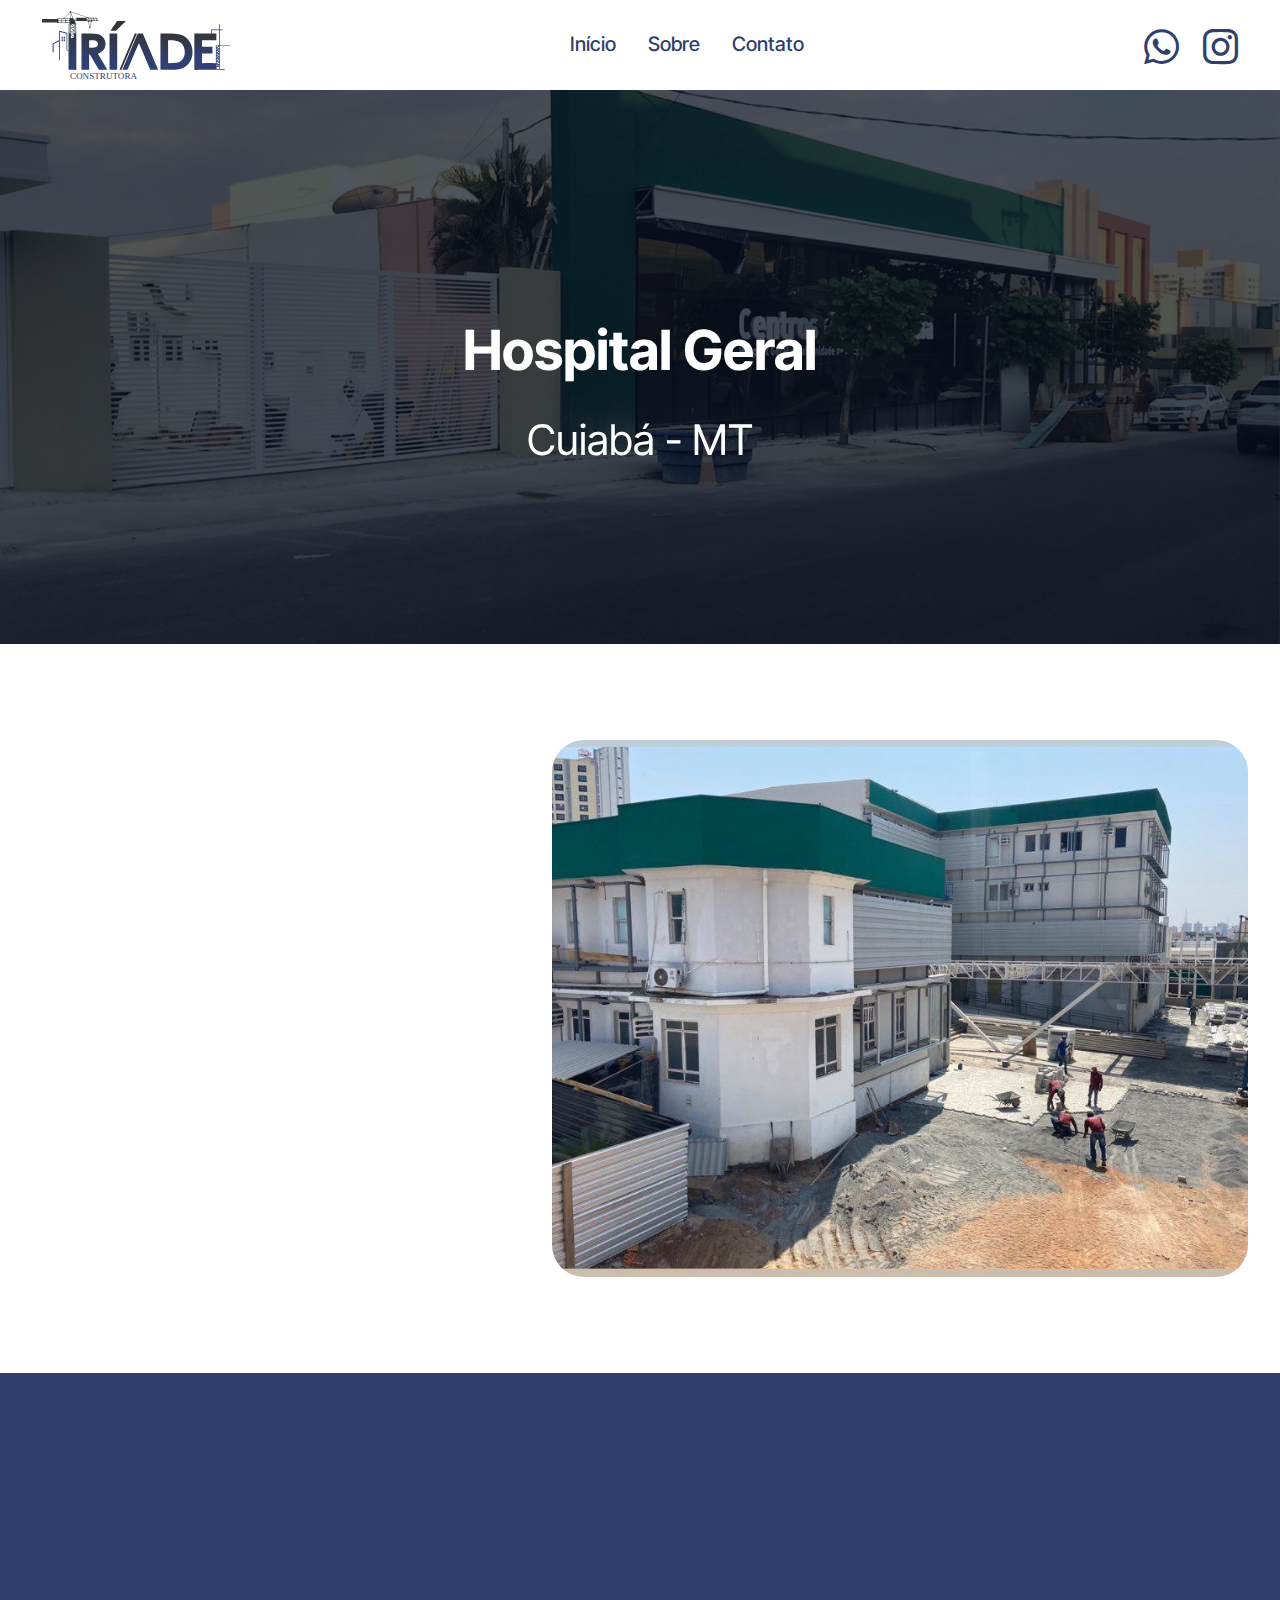
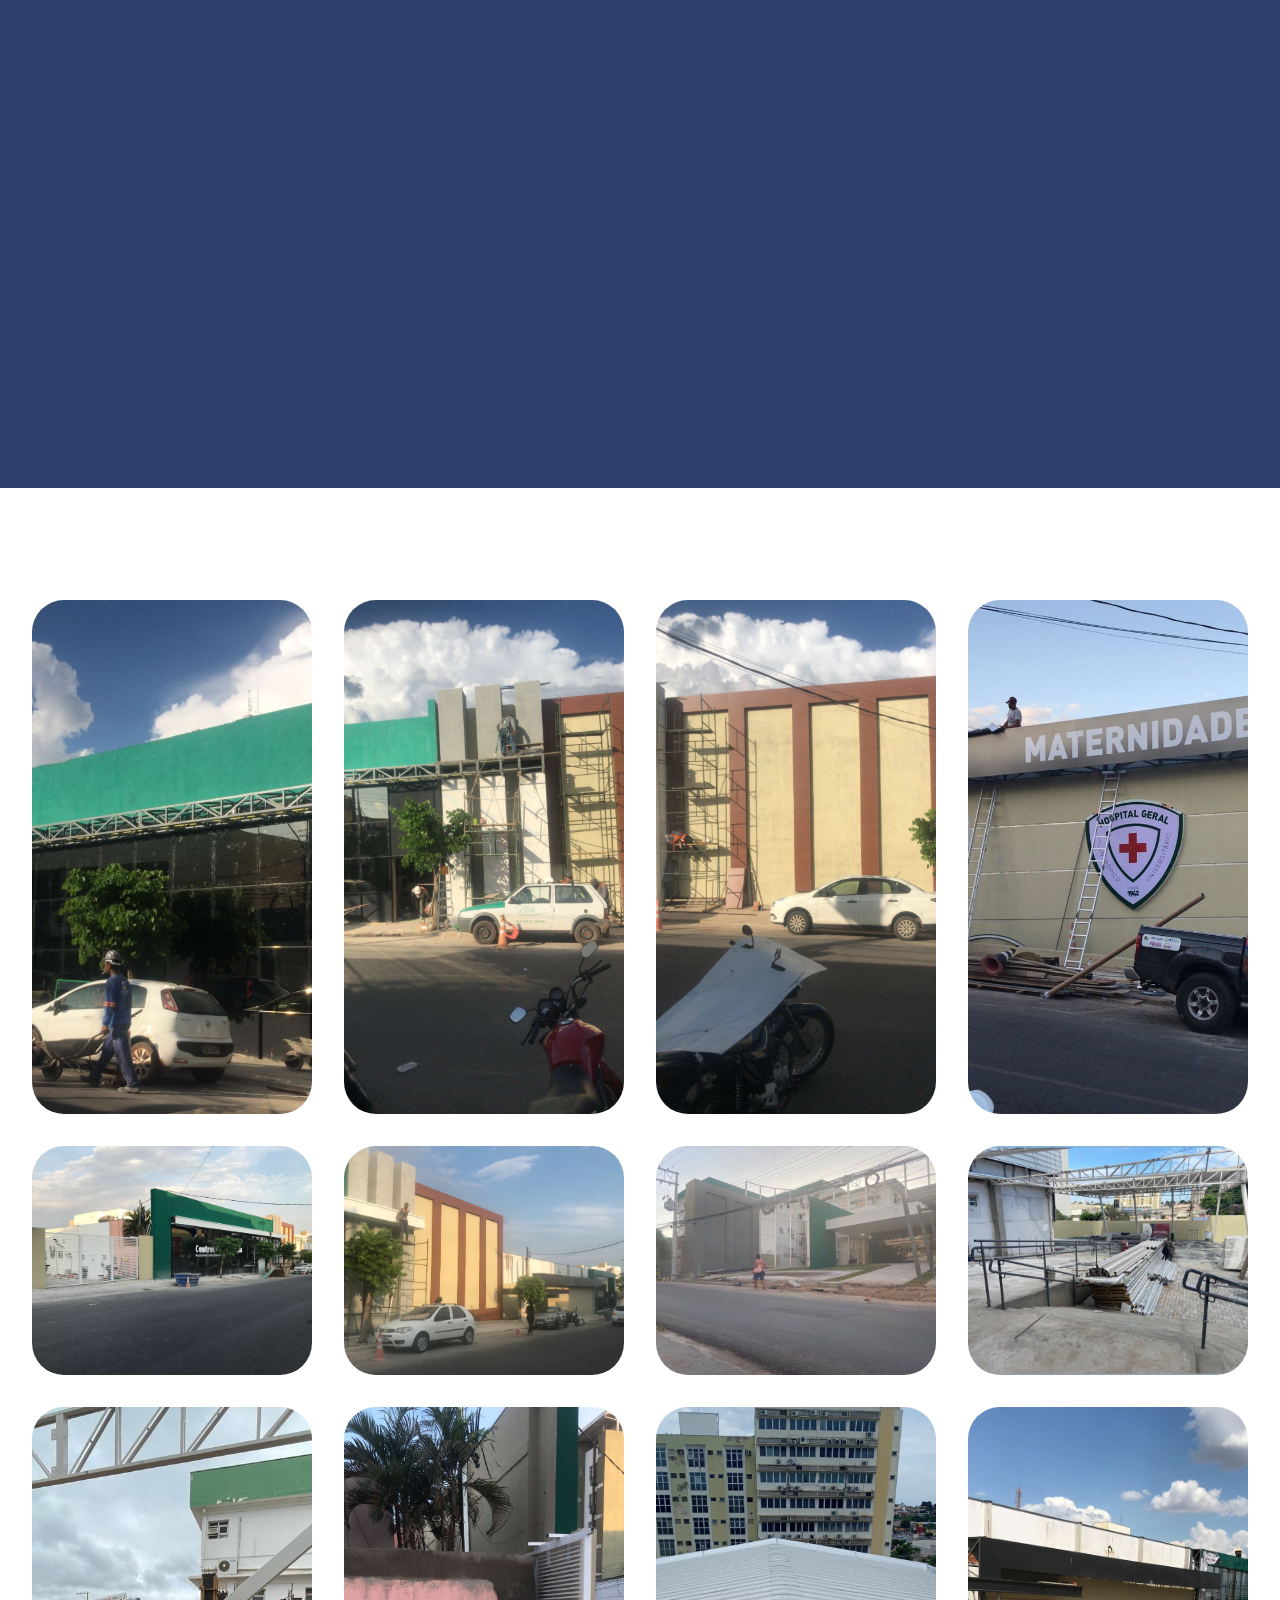
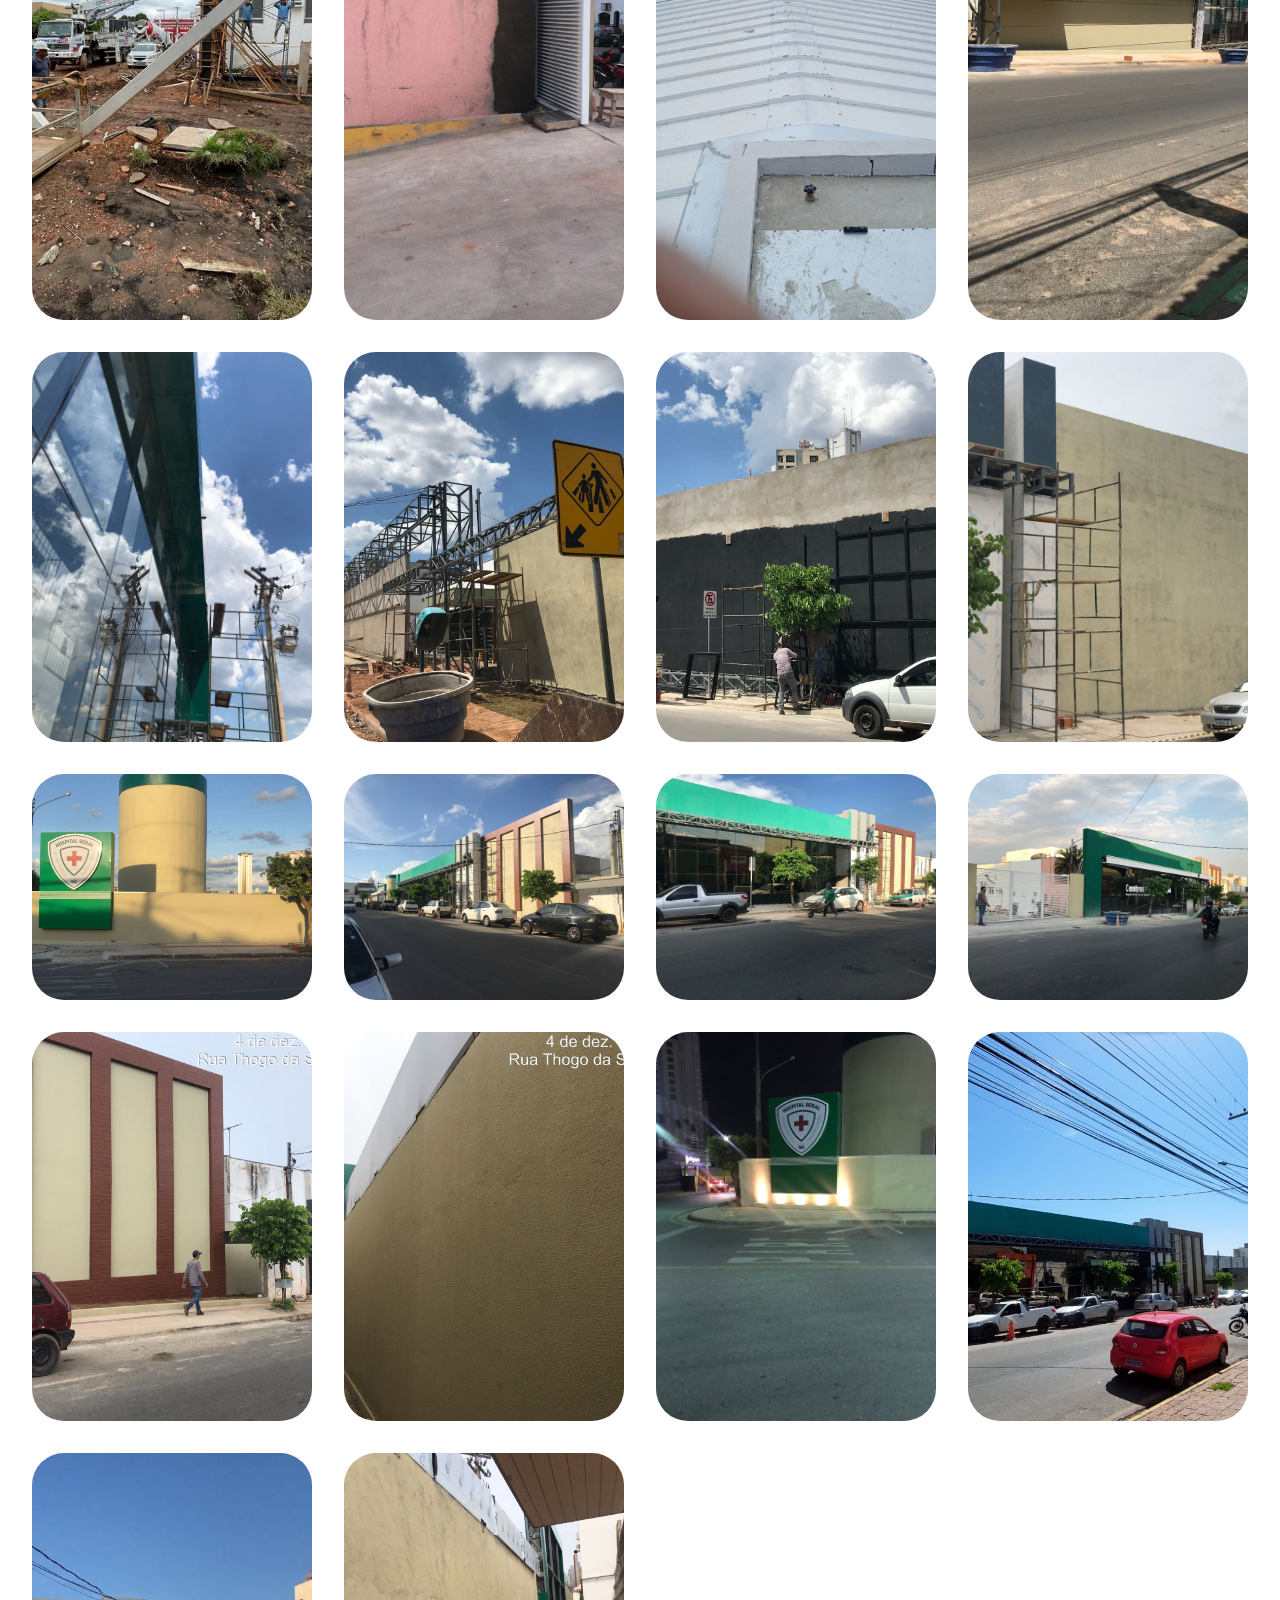
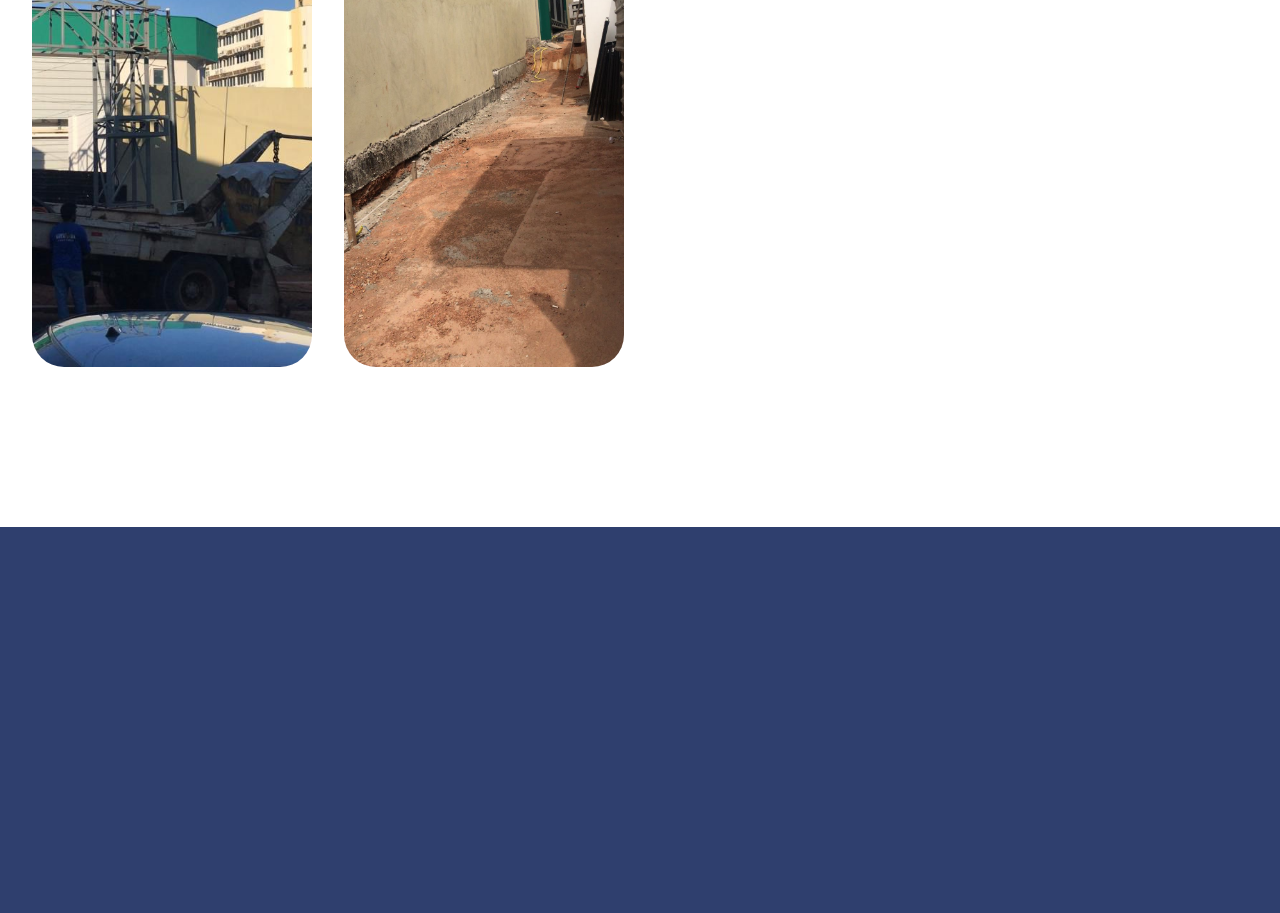
<file: hospital-geral-cuiaba.html>
<!DOCTYPE html>
<html>

<head>
    <!-- Site made with Mobirise Website Builder v5.9.18, https://mobirise.com -->
    <meta charset="UTF-8">
    <meta http-equiv="X-UA-Compatible" content="IE=edge">
    <meta name="generator" content="Mobirise v5.9.18, mobirise.com">
    <meta name="viewport" content="width=device-width, initial-scale=1, minimum-scale=1">
    <link rel="shortcut icon" href="assets/images/logo.svg" type="image/x-icon">
    <meta name="description" content="">


    <title>Hospital Geral - Cuiabá - MT</title>
    <link rel="stylesheet" href="assets/web/assets/mobirise-icons2/mobirise2.css">
    <link rel="stylesheet" href="assets/bootstrap/css/bootstrap.min.css">
    <link rel="stylesheet" href="assets/bootstrap/css/bootstrap-grid.min.css">
    <link rel="stylesheet" href="assets/bootstrap/css/bootstrap-reboot.min.css">
    <link rel="stylesheet" href="assets/parallax/jarallax.css">
    <link rel="stylesheet" href="assets/animatecss/animate.css">
    <link rel="stylesheet" href="assets/dropdown/css/style.css">
    <link rel="stylesheet" href="assets/socicon/css/styles.css">
    <link rel="stylesheet" href="assets/theme/css/style.css">
    <link rel="preload"
        href="https://fonts.googleapis.com/css?family=Inter+Tight:100,200,300,400,500,600,700,800,900,100i,200i,300i,400i,500i,600i,700i,800i,900i&display=swap"
        as="style" onload="this.onload=null;this.rel='stylesheet'">
    <noscript>
        <link rel="stylesheet"
            href="https://fonts.googleapis.com/css?family=Inter+Tight:100,200,300,400,500,600,700,800,900,100i,200i,300i,400i,500i,600i,700i,800i,900i&display=swap">
    </noscript>
    <link rel="preload"
        href="https://fonts.googleapis.com/css?family=Open+Sans:300,400,500,600,700,800,300i,400i,500i,600i,700i,800i&display=swap"
        as="style" onload="this.onload=null;this.rel='stylesheet'">
    <noscript>
        <link rel="stylesheet"
            href="https://fonts.googleapis.com/css?family=Open+Sans:300,400,500,600,700,800,300i,400i,500i,600i,700i,800i&display=swap">
    </noscript>
    <link rel="preload" as="style" href="assets/mobirise/css/mbr-additional.css?v=zqvkQ2">
    <link rel="stylesheet" href="assets/mobirise/css/mbr-additional.css?v=zqvkQ2" type="text/css">




</head>

<body>

    <section data-bs-version="5.1" class="menu menu6 cid-ullLoKMS4L" once="menu" id="menu06-1r">


        <nav class="navbar navbar-dropdown opacityScrollOff navbar-fixed-top navbar-expand-lg">
            <div class="container">
                <div class="navbar-brand">
                    <span class="navbar-logo">

                        <a href="index.html"><img src="assets/images/logo.svg" alt="Início" style="height: 4.3rem;"></a>

                    </span>

                </div>
                <button class="navbar-toggler" type="button" data-toggle="collapse" data-bs-toggle="collapse"
                    data-target="#navbarSupportedContent" data-bs-target="#navbarSupportedContent"
                    aria-controls="navbarNavAltMarkup" aria-expanded="false" aria-label="Toggle navigation">
                    <div class="hamburger">
                        <span></span>
                        <span></span>
                        <span></span>
                        <span></span>
                    </div>
                </button>
                <div class="collapse navbar-collapse opacityScrollOff" id="navbarSupportedContent">
                    <ul class="navbar-nav nav-dropdown nav-right" data-app-modern-menu="true">
                        <li class="nav-item">
                            <a class="nav-link link text-primary display-4" href="index.html">Início</a>
                        </li>
                        <li class="nav-item">
                            <a class="nav-link link text-primary display-4" href="sobre.html"
                                aria-expanded="false">Sobre</a>
                        </li>
                        <li class="nav-item">
                            <a class="nav-link link text-primary display-4" href="contato.html">Contato</a>
                        </li>
                    </ul>
                    <div class="icons-menu">
                        <a class="iconfont-wrapper"
                            href="https://wa.me/556192914398?text=Ol%C3%A1%2C%20gostaria%20de%20conhecer%20melhor%20a%20Tr%C3%ADade%20Construtora"
                            target="_blank">
                            <span class="p-2 mbr-iconfont socicon-whatsapp socicon" style="font-size: 35px;"></span>
                        </a>
                        <a class="iconfont-wrapper"
                            href="https://www.instagram.com/triade.construtora?igsh=MWg2ZTJybzNhYmJ3bQ%3D%3D&utm_source=qr"
                            target="_blank">
                            <span class="p-2 mbr-iconfont socicon-instagram socicon" style="font-size: 35px;"></span>
                        </a>


                    </div>

                </div>
            </div>
        </nav>
    </section>

    <section data-bs-version="5.1" class="header16 cid-ullLoLLsYF mbr-parallax-background" id="header17-1s">

        <div class="mbr-overlay" style="opacity: 0.7; background-color: rgb(6, 13, 28);"></div>
        <div class="container-fluid">
            <div class="row">
                <div class="content-wrap col-12 col-md-12">
                    <h1 class="mbr-section-title mbr-fonts-style mbr-white mb-4 display-1"><strong>Hospital
                            Geral</strong></h1>
                    <h2 class="mbr-section-subtitle mbr-fonts-style mbr-white mb-4 display-2">Cuiabá - MT</h2>


                </div>
            </div>
        </div>
    </section>

    <section data-bs-version="5.1" class="start article2 cid-ullLoMqLjd" id="article02-1t">





        <div class="container-fluid">
            <div class="row justify-content-center">
                <div class="col-12 col-md-12 col-lg-7 image-wrapper">
                    <img class="w-100" src="assets/images/img-20240804-wa0150.jpg" alt="">
                </div>
                <div class="col-12 col-md-12 col-lg">
                    <div class="text-wrapper align-left">
                        <h1 class="mbr-section-title mbr-fonts-style mb-4 display-2"><strong>Sobre a Obra</strong></h1>
                        <p class="mbr-text align-left mbr-fonts-style mb-4 display-7">Hospital Geral<br><br>Sobre a
                            obra: Retrofit de toda a fachada do prédio, troca de toda a cobertura do hospital,
                            revitalização completa do estacionamento, ampliação do setor de convenio hospitalar.<br></p>

                    </div>
                </div>
            </div>
        </div>
    </section>

    <section data-bs-version="5.1" class="start article4 cid-ullLoN32mZ" id="article04-1u">





        <div class="container-fluid">
            <div class="row justify-content-center">
                <div class="col-12 col-md-12 col-lg-6 image-wrapper">
                    <img class="w-100" src="assets/images/img-20240804-wa0130.jpeg" alt="">
                </div>
                <div class="col-12 col-md-12 col-lg">
                    <div class="text-wrapper align-left">
                        <h1 class="mbr-section-title mbr-fonts-style mb-4 display-2"><strong>Informações
                                Técnicas</strong></h1>
                        <p class="mbr-text mbr-fonts-style mb-4 display-7"><strong>Cliente: </strong>Hospital Geral de
                            cuiabá
                            <br>
                            <br><strong>Serviços prestados pela Tríade:</strong> Contrato de gerenciamento para a
                            construtora Baggio
                            <br>
                            <br><strong>Data de Entrega: </strong>12/2022
                        </p>

                    </div>
                </div>
            </div>
        </div>
    </section>

    <section data-bs-version="5.1" class="gallery1 mbr-gallery cid-ullLoNFSQG" id="gallery01-1v">



        <div class="container-fluid">
            <div class="row justify-content-center">
                <div class="col-12 content-head">

                </div>
            </div>

            <div class="row mbr-gallery">
                <div class="col-12 col-md-6 col-lg-3 item gallery-image">
                    <div class="item-wrapper mb-3" data-toggle="modal" data-bs-toggle="modal"
                        data-target="#unE0hjlt2c-modal" data-bs-target="#unE0hjlt2c-modal">
                        <img class="w-100" src="assets/images/img-20240804-wa0136.jpg" alt="" data-slide-to="0"
                            data-bs-slide-to="0" data-target="#lb-unE0hjlt2c" data-bs-target="#lb-unE0hjlt2c">
                        <div class="icon-wrapper">
                            <span class="mobi-mbri mobi-mbri-search mbr-iconfont mbr-iconfont-btn"></span>
                        </div>
                    </div>

                </div>
                <div class="col-12 col-md-6 col-lg-3 item gallery-image">
                    <div class="item-wrapper mb-3" data-toggle="modal" data-bs-toggle="modal"
                        data-target="#unE0hjlt2c-modal" data-bs-target="#unE0hjlt2c-modal">
                        <img class="w-100" src="assets/images/img-20240804-wa0135.jpg" alt="" data-slide-to="1"
                            data-bs-slide-to="1" data-target="#lb-unE0hjlt2c" data-bs-target="#lb-unE0hjlt2c">
                        <div class="icon-wrapper">
                            <span class="mobi-mbri mobi-mbri-search mbr-iconfont mbr-iconfont-btn"></span>
                        </div>
                    </div>

                </div>
                <div class="col-12 col-md-6 col-lg-3 item gallery-image">
                    <div class="item-wrapper mb-3" data-toggle="modal" data-bs-toggle="modal"
                        data-target="#unE0hjlt2c-modal" data-bs-target="#unE0hjlt2c-modal">
                        <img class="w-100" src="assets/images/img-20240804-wa0137.jpg" alt="" data-slide-to="2"
                            data-bs-slide-to="2" data-target="#lb-unE0hjlt2c" data-bs-target="#lb-unE0hjlt2c">
                        <div class="icon-wrapper">
                            <span class="mobi-mbri mobi-mbri-search mbr-iconfont mbr-iconfont-btn"></span>
                        </div>
                    </div>

                </div>
                <div class="col-12 col-md-6 col-lg-3 item gallery-image">
                    <div class="item-wrapper mb-3" data-toggle="modal" data-bs-toggle="modal"
                        data-target="#unE0hjlt2c-modal" data-bs-target="#unE0hjlt2c-modal">
                        <img class="w-100" src="assets/images/img-20240804-wa0140.jpg" alt="" data-slide-to="3"
                            data-bs-slide-to="3" data-target="#lb-unE0hjlt2c" data-bs-target="#lb-unE0hjlt2c">
                        <div class="icon-wrapper">
                            <span class="mobi-mbri mobi-mbri-search mbr-iconfont mbr-iconfont-btn"></span>
                        </div>
                    </div>

                </div>
                <div class="col-12 col-md-6 col-lg-3 item gallery-image">
                    <div class="item-wrapper mb-3" data-toggle="modal" data-bs-toggle="modal"
                        data-target="#unE0hjlt2c-modal" data-bs-target="#unE0hjlt2c-modal">
                        <img class="w-100" src="assets/images/img-20240804-wa0142.jpg" alt="" data-slide-to="4"
                            data-bs-slide-to="4" data-target="#lb-unE0hjlt2c" data-bs-target="#lb-unE0hjlt2c">
                        <div class="icon-wrapper">
                            <span class="mobi-mbri mobi-mbri-search mbr-iconfont mbr-iconfont-btn"></span>
                        </div>
                    </div>

                </div>
                <div class="col-12 col-md-6 col-lg-3 item gallery-image">
                    <div class="item-wrapper mb-3" data-toggle="modal" data-bs-toggle="modal"
                        data-target="#unE0hjlt2c-modal" data-bs-target="#unE0hjlt2c-modal">
                        <img class="w-100" src="assets/images/img-20240804-wa0144.jpg" alt="" data-slide-to="5"
                            data-bs-slide-to="5" data-target="#lb-unE0hjlt2c" data-bs-target="#lb-unE0hjlt2c">
                        <div class="icon-wrapper">
                            <span class="mobi-mbri mobi-mbri-search mbr-iconfont mbr-iconfont-btn"></span>
                        </div>
                    </div>

                </div>
                <div class="col-12 col-md-6 col-lg-3 item gallery-image">
                    <div class="item-wrapper mb-3" data-toggle="modal" data-bs-toggle="modal"
                        data-target="#unE0hjlt2c-modal" data-bs-target="#unE0hjlt2c-modal">
                        <img class="w-100" src="assets/images/img-20240804-wa0148.jpg" alt="" data-slide-to="6"
                            data-bs-slide-to="6" data-target="#lb-unE0hjlt2c" data-bs-target="#lb-unE0hjlt2c">
                        <div class="icon-wrapper">
                            <span class="mobi-mbri mobi-mbri-search mbr-iconfont mbr-iconfont-btn"></span>
                        </div>
                    </div>

                </div>
                <div class="col-12 col-md-6 col-lg-3 item gallery-image">
                    <div class="item-wrapper mb-3" data-toggle="modal" data-bs-toggle="modal"
                        data-target="#unE0hjlt2c-modal" data-bs-target="#unE0hjlt2c-modal">
                        <img class="w-100" src="assets/images/img-20240804-wa0149.jpg" alt="" data-slide-to="7"
                            data-bs-slide-to="7" data-target="#lb-unE0hjlt2c" data-bs-target="#lb-unE0hjlt2c">
                        <div class="icon-wrapper">
                            <span class="mobi-mbri mobi-mbri-search mbr-iconfont mbr-iconfont-btn"></span>
                        </div>
                    </div>

                </div>
                <div class="col-12 col-md-6 col-lg-3 item gallery-image">
                    <div class="item-wrapper mb-3" data-toggle="modal" data-bs-toggle="modal"
                        data-target="#unE0hjlt2c-modal" data-bs-target="#unE0hjlt2c-modal">
                        <img class="w-100" src="assets/images/img-20240804-wa0154.jpg" alt="" data-slide-to="8"
                            data-bs-slide-to="8" data-target="#lb-unE0hjlt2c" data-bs-target="#lb-unE0hjlt2c">
                        <div class="icon-wrapper">
                            <span class="mobi-mbri mobi-mbri-search mbr-iconfont mbr-iconfont-btn"></span>
                        </div>
                    </div>

                </div>
                <div class="col-12 col-md-6 col-lg-3 item gallery-image">
                    <div class="item-wrapper mb-3" data-toggle="modal" data-bs-toggle="modal"
                        data-target="#unE0hjlt2c-modal" data-bs-target="#unE0hjlt2c-modal">
                        <img class="w-100" src="assets/images/img-20240804-wa0155.jpg" alt="" data-slide-to="9"
                            data-bs-slide-to="9" data-target="#lb-unE0hjlt2c" data-bs-target="#lb-unE0hjlt2c">
                        <div class="icon-wrapper">
                            <span class="mobi-mbri mobi-mbri-search mbr-iconfont mbr-iconfont-btn"></span>
                        </div>
                    </div>

                </div>
                <div class="col-12 col-md-6 col-lg-3 item gallery-image">
                    <div class="item-wrapper mb-3" data-toggle="modal" data-bs-toggle="modal"
                        data-target="#unE0hjlt2c-modal" data-bs-target="#unE0hjlt2c-modal">
                        <img class="w-100" src="assets/images/img-20240804-wa0156.jpg" alt="" data-slide-to="10"
                            data-bs-slide-to="10" data-target="#lb-unE0hjlt2c" data-bs-target="#lb-unE0hjlt2c">
                        <div class="icon-wrapper">
                            <span class="mobi-mbri mobi-mbri-search mbr-iconfont mbr-iconfont-btn"></span>
                        </div>
                    </div>

                </div>
                <div class="col-12 col-md-6 col-lg-3 item gallery-image">
                    <div class="item-wrapper mb-3" data-toggle="modal" data-bs-toggle="modal"
                        data-target="#unE0hjlt2c-modal" data-bs-target="#unE0hjlt2c-modal">
                        <img class="w-100" src="assets/images/img-20240804-wa0129.jpg" alt="" data-slide-to="11"
                            data-bs-slide-to="11" data-target="#lb-unE0hjlt2c" data-bs-target="#lb-unE0hjlt2c">
                        <div class="icon-wrapper">
                            <span class="mobi-mbri mobi-mbri-search mbr-iconfont mbr-iconfont-btn"></span>
                        </div>
                    </div>

                </div>
                <div class="col-12 col-md-6 col-lg-3 item gallery-image">
                    <div class="item-wrapper mb-3" data-toggle="modal" data-bs-toggle="modal"
                        data-target="#unE0hjlt2c-modal" data-bs-target="#unE0hjlt2c-modal">
                        <img class="w-100" src="assets/images/img-20240804-wa0130.jpg" alt="" data-slide-to="12"
                            data-bs-slide-to="12" data-target="#lb-unE0hjlt2c" data-bs-target="#lb-unE0hjlt2c">
                        <div class="icon-wrapper">
                            <span class="mobi-mbri mobi-mbri-search mbr-iconfont mbr-iconfont-btn"></span>
                        </div>
                    </div>

                </div>
                <div class="col-12 col-md-6 col-lg-3 item gallery-image">
                    <div class="item-wrapper mb-3" data-toggle="modal" data-bs-toggle="modal"
                        data-target="#unE0hjlt2c-modal" data-bs-target="#unE0hjlt2c-modal">
                        <img class="w-100" src="assets/images/img-20240804-wa0131.jpg" alt="" data-slide-to="13"
                            data-bs-slide-to="13" data-target="#lb-unE0hjlt2c" data-bs-target="#lb-unE0hjlt2c">
                        <div class="icon-wrapper">
                            <span class="mobi-mbri mobi-mbri-search mbr-iconfont mbr-iconfont-btn"></span>
                        </div>
                    </div>

                </div>
                <div class="col-12 col-md-6 col-lg-3 item gallery-image">
                    <div class="item-wrapper mb-3" data-toggle="modal" data-bs-toggle="modal"
                        data-target="#unE0hjlt2c-modal" data-bs-target="#unE0hjlt2c-modal">
                        <img class="w-100" src="assets/images/img-20240804-wa0132.jpg" alt="" data-slide-to="14"
                            data-bs-slide-to="14" data-target="#lb-unE0hjlt2c" data-bs-target="#lb-unE0hjlt2c">
                        <div class="icon-wrapper">
                            <span class="mobi-mbri mobi-mbri-search mbr-iconfont mbr-iconfont-btn"></span>
                        </div>
                    </div>

                </div>
                <div class="col-12 col-md-6 col-lg-3 item gallery-image">
                    <div class="item-wrapper mb-3" data-toggle="modal" data-bs-toggle="modal"
                        data-target="#unE0hjlt2c-modal" data-bs-target="#unE0hjlt2c-modal">
                        <img class="w-100" src="assets/images/img-20240804-wa0133.jpg" alt="" data-slide-to="15"
                            data-bs-slide-to="15" data-target="#lb-unE0hjlt2c" data-bs-target="#lb-unE0hjlt2c">
                        <div class="icon-wrapper">
                            <span class="mobi-mbri mobi-mbri-search mbr-iconfont mbr-iconfont-btn"></span>
                        </div>
                    </div>

                </div>
                <div class="col-12 col-md-6 col-lg-3 item gallery-image">
                    <div class="item-wrapper mb-3" data-toggle="modal" data-bs-toggle="modal"
                        data-target="#unE0hjlt2c-modal" data-bs-target="#unE0hjlt2c-modal">
                        <img class="w-100" src="assets/images/img-20240804-wa0134.jpg" alt="" data-slide-to="16"
                            data-bs-slide-to="16" data-target="#lb-unE0hjlt2c" data-bs-target="#lb-unE0hjlt2c">
                        <div class="icon-wrapper">
                            <span class="mobi-mbri mobi-mbri-search mbr-iconfont mbr-iconfont-btn"></span>
                        </div>
                    </div>

                </div>
                <div class="col-12 col-md-6 col-lg-3 item gallery-image">
                    <div class="item-wrapper mb-3" data-toggle="modal" data-bs-toggle="modal"
                        data-target="#unE0hjlt2c-modal" data-bs-target="#unE0hjlt2c-modal">
                        <img class="w-100" src="assets/images/img-20240804-wa0138.jpg" alt="" data-slide-to="17"
                            data-bs-slide-to="17" data-target="#lb-unE0hjlt2c" data-bs-target="#lb-unE0hjlt2c">
                        <div class="icon-wrapper">
                            <span class="mobi-mbri mobi-mbri-search mbr-iconfont mbr-iconfont-btn"></span>
                        </div>
                    </div>

                </div>
                <div class="col-12 col-md-6 col-lg-3 item gallery-image">
                    <div class="item-wrapper mb-3" data-toggle="modal" data-bs-toggle="modal"
                        data-target="#unE0hjlt2c-modal" data-bs-target="#unE0hjlt2c-modal">
                        <img class="w-100" src="assets/images/img-20240804-wa0139.jpg" alt="" data-slide-to="18"
                            data-bs-slide-to="18" data-target="#lb-unE0hjlt2c" data-bs-target="#lb-unE0hjlt2c">
                        <div class="icon-wrapper">
                            <span class="mobi-mbri mobi-mbri-search mbr-iconfont mbr-iconfont-btn"></span>
                        </div>
                    </div>

                </div>
                <div class="col-12 col-md-6 col-lg-3 item gallery-image">
                    <div class="item-wrapper mb-3" data-toggle="modal" data-bs-toggle="modal"
                        data-target="#unE0hjlt2c-modal" data-bs-target="#unE0hjlt2c-modal">
                        <img class="w-100" src="assets/images/img-20240804-wa0143.jpg" alt="" data-slide-to="19"
                            data-bs-slide-to="19" data-target="#lb-unE0hjlt2c" data-bs-target="#lb-unE0hjlt2c">
                        <div class="icon-wrapper">
                            <span class="mobi-mbri mobi-mbri-search mbr-iconfont mbr-iconfont-btn"></span>
                        </div>
                    </div>

                </div>
                <div class="col-12 col-md-6 col-lg-3 item gallery-image">
                    <div class="item-wrapper mb-3" data-toggle="modal" data-bs-toggle="modal"
                        data-target="#unE0hjlt2c-modal" data-bs-target="#unE0hjlt2c-modal">
                        <img class="w-100" src="assets/images/img-20240804-wa0145.jpg" alt="" data-slide-to="20"
                            data-bs-slide-to="20" data-target="#lb-unE0hjlt2c" data-bs-target="#lb-unE0hjlt2c">
                        <div class="icon-wrapper">
                            <span class="mobi-mbri mobi-mbri-search mbr-iconfont mbr-iconfont-btn"></span>
                        </div>
                    </div>

                </div>
                <div class="col-12 col-md-6 col-lg-3 item gallery-image">
                    <div class="item-wrapper mb-3" data-toggle="modal" data-bs-toggle="modal"
                        data-target="#unE0hjlt2c-modal" data-bs-target="#unE0hjlt2c-modal">
                        <img class="w-100" src="assets/images/img-20240804-wa0146.jpg" alt="" data-slide-to="21"
                            data-bs-slide-to="21" data-target="#lb-unE0hjlt2c" data-bs-target="#lb-unE0hjlt2c">
                        <div class="icon-wrapper">
                            <span class="mobi-mbri mobi-mbri-search mbr-iconfont mbr-iconfont-btn"></span>
                        </div>
                    </div>

                </div>
                <div class="col-12 col-md-6 col-lg-3 item gallery-image">
                    <div class="item-wrapper mb-3" data-toggle="modal" data-bs-toggle="modal"
                        data-target="#unE0hjlt2c-modal" data-bs-target="#unE0hjlt2c-modal">
                        <img class="w-100" src="assets/images/img-20240804-wa0147.jpg" alt="" data-slide-to="22"
                            data-bs-slide-to="22" data-target="#lb-unE0hjlt2c" data-bs-target="#lb-unE0hjlt2c">
                        <div class="icon-wrapper">
                            <span class="mobi-mbri mobi-mbri-search mbr-iconfont mbr-iconfont-btn"></span>
                        </div>
                    </div>

                </div>
                <div class="col-12 col-md-6 col-lg-3 item gallery-image">
                    <div class="item-wrapper mb-3" data-toggle="modal" data-bs-toggle="modal"
                        data-target="#unE0hjlt2c-modal" data-bs-target="#unE0hjlt2c-modal">
                        <img class="w-100" src="assets/images/img-20240804-wa0151.jpg" alt="" data-slide-to="23"
                            data-bs-slide-to="23" data-target="#lb-unE0hjlt2c" data-bs-target="#lb-unE0hjlt2c">
                        <div class="icon-wrapper">
                            <span class="mobi-mbri mobi-mbri-search mbr-iconfont mbr-iconfont-btn"></span>
                        </div>
                    </div>

                </div>
                <div class="col-12 col-md-6 col-lg-3 item gallery-image">
                    <div class="item-wrapper mb-3" data-toggle="modal" data-bs-toggle="modal"
                        data-target="#unE0hjlt2c-modal" data-bs-target="#unE0hjlt2c-modal">
                        <img class="w-100" src="assets/images/img-20240804-wa0152.jpg" alt="" data-slide-to="24"
                            data-bs-slide-to="24" data-target="#lb-unE0hjlt2c" data-bs-target="#lb-unE0hjlt2c">
                        <div class="icon-wrapper">
                            <span class="mobi-mbri mobi-mbri-search mbr-iconfont mbr-iconfont-btn"></span>
                        </div>
                    </div>

                </div>
                <div class="col-12 col-md-6 col-lg-3 item gallery-image">
                    <div class="item-wrapper mb-3" data-toggle="modal" data-bs-toggle="modal"
                        data-target="#unE0hjlt2c-modal" data-bs-target="#unE0hjlt2c-modal">
                        <img class="w-100" src="assets/images/img-20240804-wa0153.jpg" alt="" data-slide-to="25"
                            data-bs-slide-to="25" data-target="#lb-unE0hjlt2c" data-bs-target="#lb-unE0hjlt2c">
                        <div class="icon-wrapper">
                            <span class="mobi-mbri mobi-mbri-search mbr-iconfont mbr-iconfont-btn"></span>
                        </div>
                    </div>

                </div>







            </div>

            <div class="modal mbr-slider" tabindex="-1" role="dialog" aria-hidden="true" id="unE0hjlt2c-modal">
                <div class="modal-dialog" role="document">
                    <div class="modal-content">
                        <div class="modal-body">
                            <div class="carousel slide" data-pause="false" data-bs-pause="false" id="lb-unE0hjlt2c"
                                data-interval="5000" data-bs-interval="5000">
                                <div class="carousel-inner">
                                    <div class="carousel-item active">
                                        <img class="d-block w-100" src="assets/images/img-20240804-wa0136.jpg"
                                            alt="">
                                    </div>
                                    <div class="carousel-item">
                                        <img class="d-block w-100" src="assets/images/img-20240804-wa0135.jpg"
                                            alt="">
                                    </div>
                                    <div class="carousel-item">
                                        <img class="d-block w-100" src="assets/images/img-20240804-wa0137.jpg"
                                            alt="">
                                    </div>
                                    <div class="carousel-item">
                                        <img class="d-block w-100" src="assets/images/img-20240804-wa0140.jpg"
                                            alt="">
                                    </div>
                                    <div class="carousel-item">
                                        <img class="d-block w-100" src="assets/images/img-20240804-wa0142.jpg"
                                            alt="">
                                    </div>
                                    <div class="carousel-item">
                                        <img class="d-block w-100" src="assets/images/img-20240804-wa0144.jpg"
                                            alt="">
                                    </div>
                                    <div class="carousel-item">
                                        <img class="d-block w-100" src="assets/images/img-20240804-wa0148.jpg"
                                            alt="">
                                    </div>
                                    <div class="carousel-item">
                                        <img class="d-block w-100" src="assets/images/img-20240804-wa0149.jpg"
                                            alt="">
                                    </div>
                                    <div class="carousel-item">
                                        <img class="d-block w-100" src="assets/images/img-20240804-wa0154.jpg"
                                            alt="">
                                    </div>
                                    <div class="carousel-item">
                                        <img class="d-block w-100" src="assets/images/img-20240804-wa0155.jpg"
                                            alt="">
                                    </div>
                                    <div class="carousel-item">
                                        <img class="d-block w-100" src="assets/images/img-20240804-wa0156.jpg"
                                            alt="">
                                    </div>
                                    <div class="carousel-item">
                                        <img class="d-block w-100" src="assets/images/img-20240804-wa0129.jpg"
                                            alt="">
                                    </div>
                                    <div class="carousel-item">
                                        <img class="d-block w-100" src="assets/images/img-20240804-wa0130.jpg"
                                            alt="">
                                    </div>
                                    <div class="carousel-item">
                                        <img class="d-block w-100" src="assets/images/img-20240804-wa0131.jpg"
                                            alt="">
                                    </div>
                                    <div class="carousel-item">
                                        <img class="d-block w-100" src="assets/images/img-20240804-wa0132.jpg"
                                            alt="">
                                    </div>
                                    <div class="carousel-item">
                                        <img class="d-block w-100" src="assets/images/img-20240804-wa0133.jpg"
                                            alt="">
                                    </div>
                                    <div class="carousel-item">
                                        <img class="d-block w-100" src="assets/images/img-20240804-wa0134.jpg"
                                            alt="">
                                    </div>
                                    <div class="carousel-item">
                                        <img class="d-block w-100" src="assets/images/img-20240804-wa0138.jpg"
                                            alt="">
                                    </div>
                                    <div class="carousel-item">
                                        <img class="d-block w-100" src="assets/images/img-20240804-wa0139.jpg"
                                            alt="">
                                    </div>
                                    <div class="carousel-item">
                                        <img class="d-block w-100" src="assets/images/img-20240804-wa0143.jpg"
                                            alt="">
                                    </div>
                                    <div class="carousel-item">
                                        <img class="d-block w-100" src="assets/images/img-20240804-wa0145.jpg"
                                            alt="">
                                    </div>
                                    <div class="carousel-item">
                                        <img class="d-block w-100" src="assets/images/img-20240804-wa0146.jpg"
                                            alt="">
                                    </div>
                                    <div class="carousel-item">
                                        <img class="d-block w-100" src="assets/images/img-20240804-wa0147.jpg"
                                            alt="">
                                    </div>
                                    <div class="carousel-item">
                                        <img class="d-block w-100" src="assets/images/img-20240804-wa0151.jpg"
                                            alt="">
                                    </div>
                                    <div class="carousel-item">
                                        <img class="d-block w-100" src="assets/images/img-20240804-wa0152.jpg"
                                            alt="">
                                    </div>
                                    <div class="carousel-item">
                                        <img class="d-block w-100" src="assets/images/img-20240804-wa0153.jpg"
                                            alt="">
                                    </div>







                                </div>
                                <ol class="carousel-indicators">
                                    <li data-slide-to="0" data-bs-slide-to="0" class="active"
                                        data-target="#lb-unE0hjlt2c" data-bs-target="#lb-unE0hjlt2c"></li>
                                    <li data-slide-to="1" data-bs-slide-to="1" class="" data-target="#lb-unE0hjlt2c"
                                        data-bs-target="#lb-unE0hjlt2c"></li>
                                    <li data-slide-to="2" data-bs-slide-to="2" class="" data-target="#lb-unE0hjlt2c"
                                        data-bs-target="#lb-unE0hjlt2c"></li>
                                    <li data-slide-to="3" data-bs-slide-to="3" class="" data-target="#lb-unE0hjlt2c"
                                        data-bs-target="#lb-unE0hjlt2c"></li>
                                    <li data-slide-to="4" data-bs-slide-to="4" class="" data-target="#lb-unE0hjlt2c"
                                        data-bs-target="#lb-unE0hjlt2c"></li>
                                    <li data-slide-to="5" data-bs-slide-to="5" class="" data-target="#lb-unE0hjlt2c"
                                        data-bs-target="#lb-unE0hjlt2c"></li>
                                    <li data-slide-to="6" data-bs-slide-to="6" class="" data-target="#lb-unE0hjlt2c"
                                        data-bs-target="#lb-unE0hjlt2c"></li>
                                    <li data-slide-to="7" data-bs-slide-to="7" class="" data-target="#lb-unE0hjlt2c"
                                        data-bs-target="#lb-unE0hjlt2c"></li>
                                    <li data-slide-to="8" data-bs-slide-to="8" class="" data-target="#lb-unE0hjlt2c"
                                        data-bs-target="#lb-unE0hjlt2c"></li>
                                    <li data-slide-to="9" data-bs-slide-to="9" class="" data-target="#lb-unE0hjlt2c"
                                        data-bs-target="#lb-unE0hjlt2c"></li>
                                    <li data-slide-to="10" data-bs-slide-to="10" class="" data-target="#lb-unE0hjlt2c"
                                        data-bs-target="#lb-unE0hjlt2c"></li>
                                    <li data-slide-to="11" data-bs-slide-to="11" class="" data-target="#lb-unE0hjlt2c"
                                        data-bs-target="#lb-unE0hjlt2c"></li>
                                    <li data-slide-to="12" data-bs-slide-to="12" class="" data-target="#lb-unE0hjlt2c"
                                        data-bs-target="#lb-unE0hjlt2c"></li>
                                    <li data-slide-to="13" data-bs-slide-to="13" class="" data-target="#lb-unE0hjlt2c"
                                        data-bs-target="#lb-unE0hjlt2c"></li>
                                    <li data-slide-to="14" data-bs-slide-to="14" class="" data-target="#lb-unE0hjlt2c"
                                        data-bs-target="#lb-unE0hjlt2c"></li>
                                    <li data-slide-to="15" data-bs-slide-to="15" class="" data-target="#lb-unE0hjlt2c"
                                        data-bs-target="#lb-unE0hjlt2c"></li>
                                    <li data-slide-to="16" data-bs-slide-to="16" class="" data-target="#lb-unE0hjlt2c"
                                        data-bs-target="#lb-unE0hjlt2c"></li>
                                    <li data-slide-to="17" data-bs-slide-to="17" class="" data-target="#lb-unE0hjlt2c"
                                        data-bs-target="#lb-unE0hjlt2c"></li>
                                    <li data-slide-to="18" data-bs-slide-to="18" class="" data-target="#lb-unE0hjlt2c"
                                        data-bs-target="#lb-unE0hjlt2c"></li>
                                    <li data-slide-to="19" data-bs-slide-to="19" class="" data-target="#lb-unE0hjlt2c"
                                        data-bs-target="#lb-unE0hjlt2c"></li>
                                    <li data-slide-to="20" data-bs-slide-to="20" class="" data-target="#lb-unE0hjlt2c"
                                        data-bs-target="#lb-unE0hjlt2c"></li>
                                    <li data-slide-to="21" data-bs-slide-to="21" class="" data-target="#lb-unE0hjlt2c"
                                        data-bs-target="#lb-unE0hjlt2c"></li>
                                    <li data-slide-to="22" data-bs-slide-to="22" class="" data-target="#lb-unE0hjlt2c"
                                        data-bs-target="#lb-unE0hjlt2c"></li>
                                    <li data-slide-to="23" data-bs-slide-to="23" class="" data-target="#lb-unE0hjlt2c"
                                        data-bs-target="#lb-unE0hjlt2c"></li>
                                    <li data-slide-to="24" data-bs-slide-to="24" class="" data-target="#lb-unE0hjlt2c"
                                        data-bs-target="#lb-unE0hjlt2c"></li>
                                    <li data-slide-to="25" data-bs-slide-to="25" class="" data-target="#lb-unE0hjlt2c"
                                        data-bs-target="#lb-unE0hjlt2c"></li>







                                </ol>
                                <a role="button" href="" class="close" data-dismiss="modal" data-bs-dismiss="modal"
                                    aria-label="Close">
                                </a>
                                <a class="carousel-control-prev carousel-control" role="button" data-slide="prev"
                                    data-bs-slide="prev" href="#lb-unE0hjlt2c">
                                    <span class="mobi-mbri mobi-mbri-arrow-prev" aria-hidden="true"></span>
                                    <span class="sr-only visually-hidden">Previous</span>
                                </a>
                                <a class="carousel-control-next carousel-control" role="button" data-slide="next"
                                    data-bs-slide="next" href="#lb-unE0hjlt2c">
                                    <span class="mobi-mbri mobi-mbri-arrow-next" aria-hidden="true"></span>
                                    <span class="sr-only visually-hidden">Next</span>
                                </a>
                            </div>
                        </div>
                    </div>
                </div>
            </div>
        </div>
    </section>

    <section data-bs-version="5.1" class="footer3 cid-ullLoOvxoW" once="footers" id="footer03-1w">





        <div class="container">
            <div class="row">


                <div class="col-12 mt-4">
                    <div class="social-row">
                        <div class="soc-item">
                            <a href="https://www.instagram.com/triiade_construtora/" target="_blank">
                                <span class="mbr-iconfont display-7 socicon-instagram socicon"></span>
                            </a>
                        </div>
                        <div class="soc-item">
                            <a href="https://wa.me/556192914398?text=Ol%C3%A1%2C%20gostaria%20de%20conhecer%20melhor%20a%20Tr%C3%ADade%20Construtora"
                                target="_blank">
                                <span class="mbr-iconfont socicon-whatsapp socicon"></span>
                            </a>
                        </div>



                    </div>
                </div>
                <div class="col-12 mt-5">
                    <p class="mbr-fonts-style copyright display-7">© Copyright 2024 Tríade Construtora - Todos os
                        direitos reservados | Desenvolvido por <a href="https://paulo-henrique-phcm.github.io/"
                            class="text-white" target="_blank">Paulo Henrique</a><br></p>
                </div>
            </div>
        </div>
    </section>

    <script src="assets/bootstrap/js/bootstrap.bundle.min.js"></script>
    <script src="assets/parallax/jarallax.js"></script>
    <script src="assets/smoothscroll/smooth-scroll.js"></script>
    <script src="assets/ytplayer/index.js"></script>
    <script src="assets/dropdown/js/navbar-dropdown.js"></script>
    <script src="assets/theme/js/script.js"></script>


    <input name="animation" type="hidden">
</body>

</html>
</file>
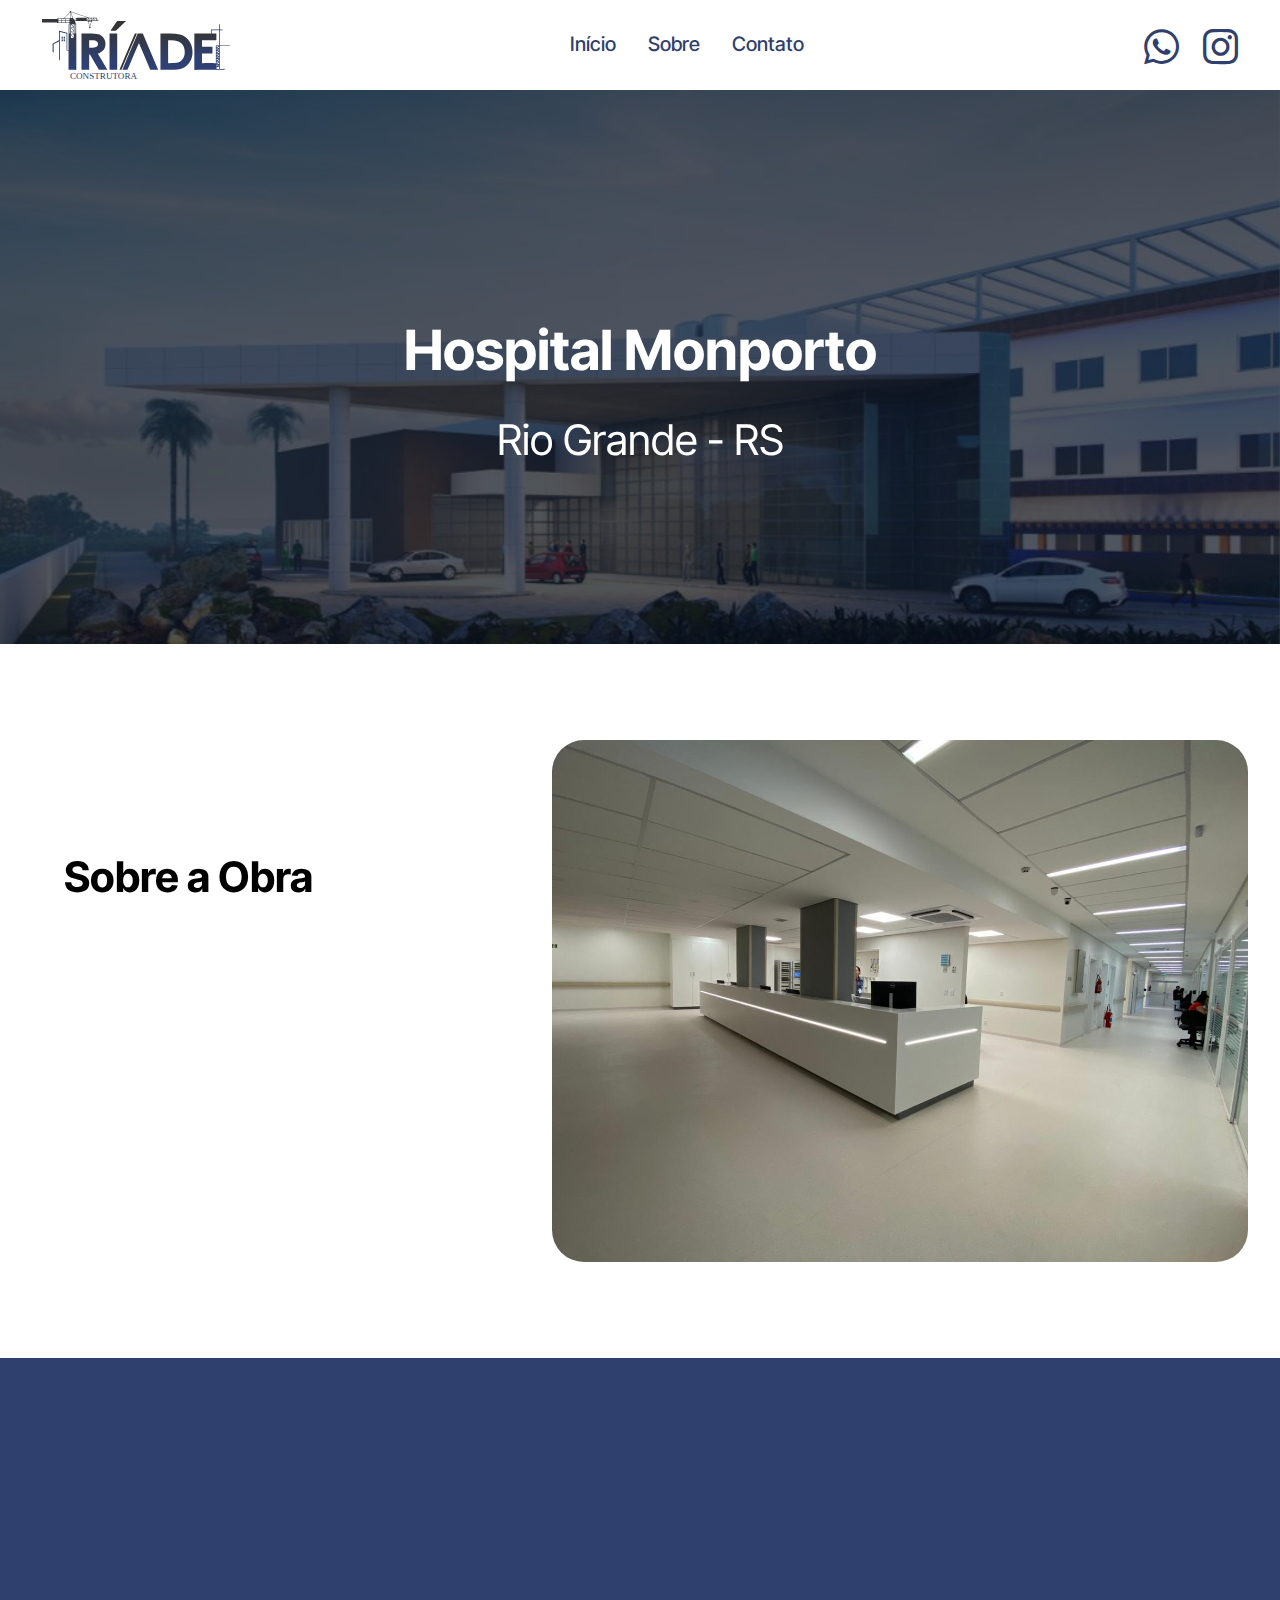
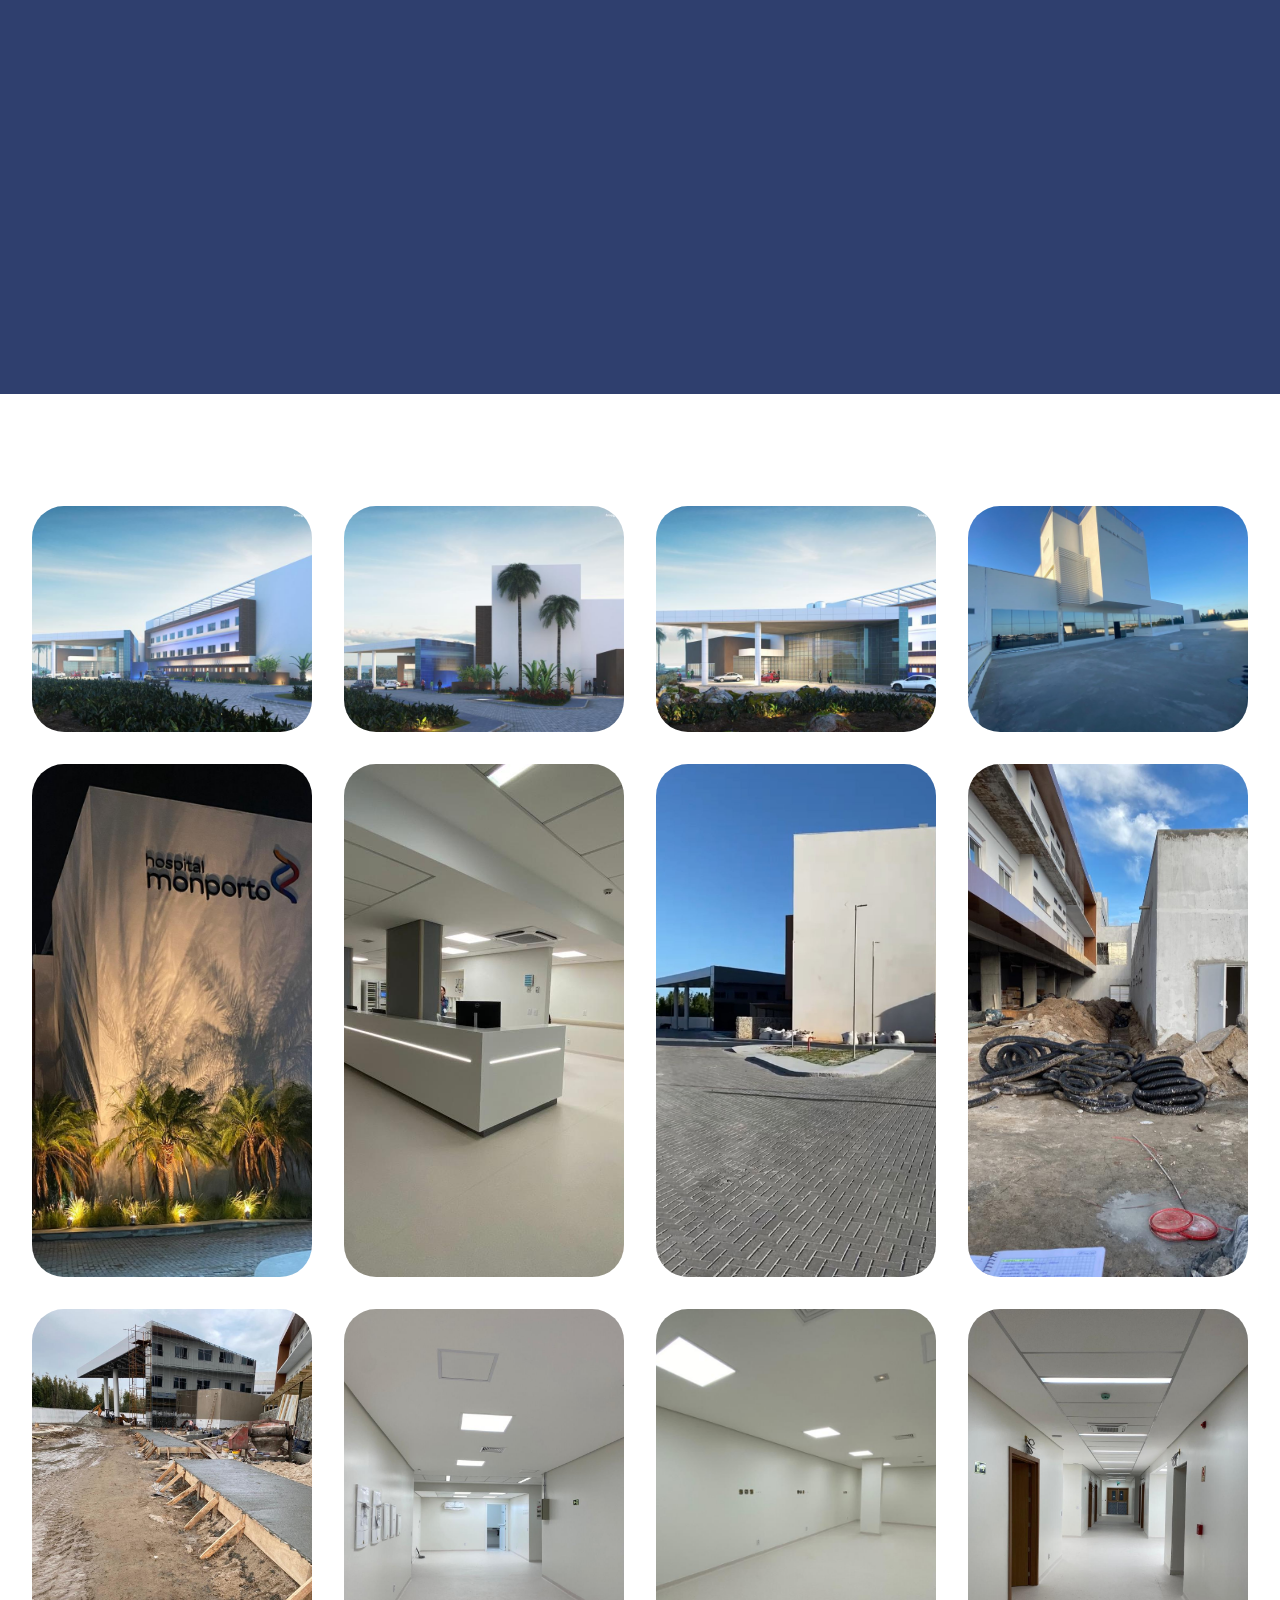
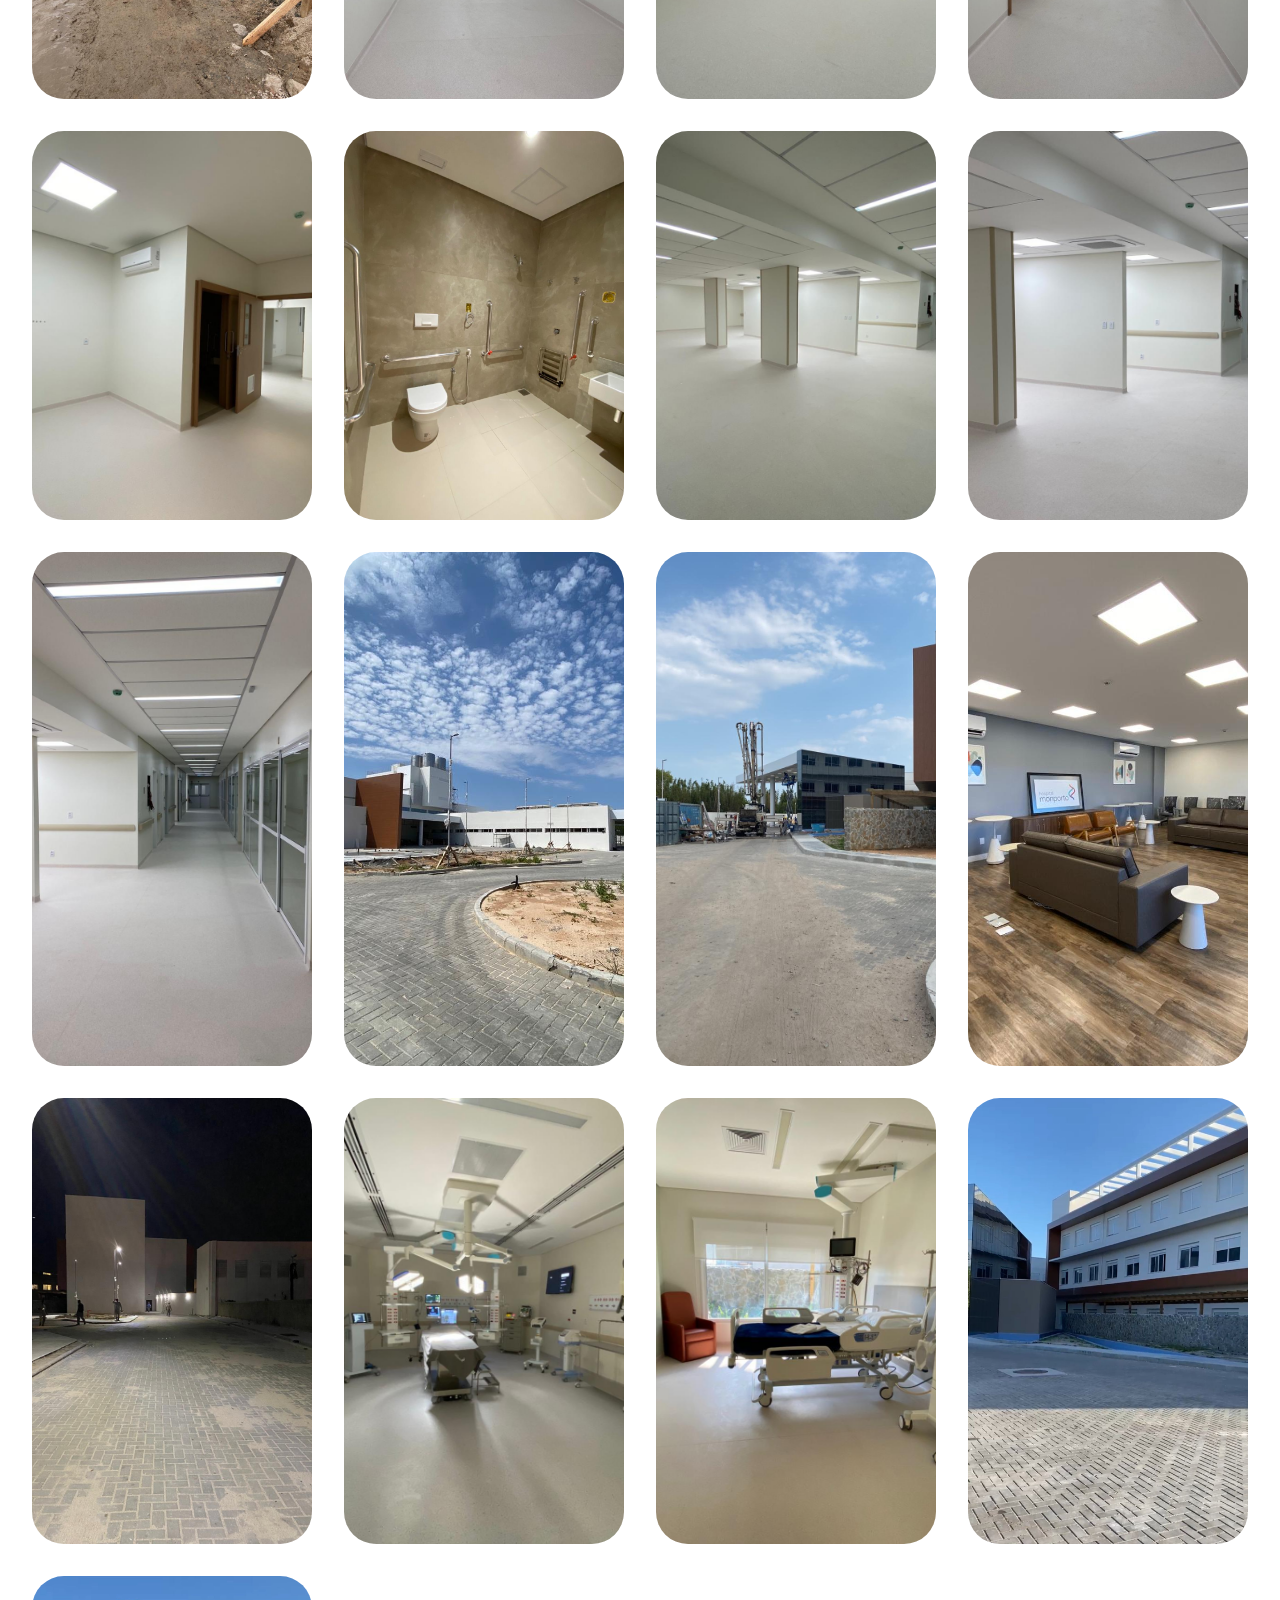
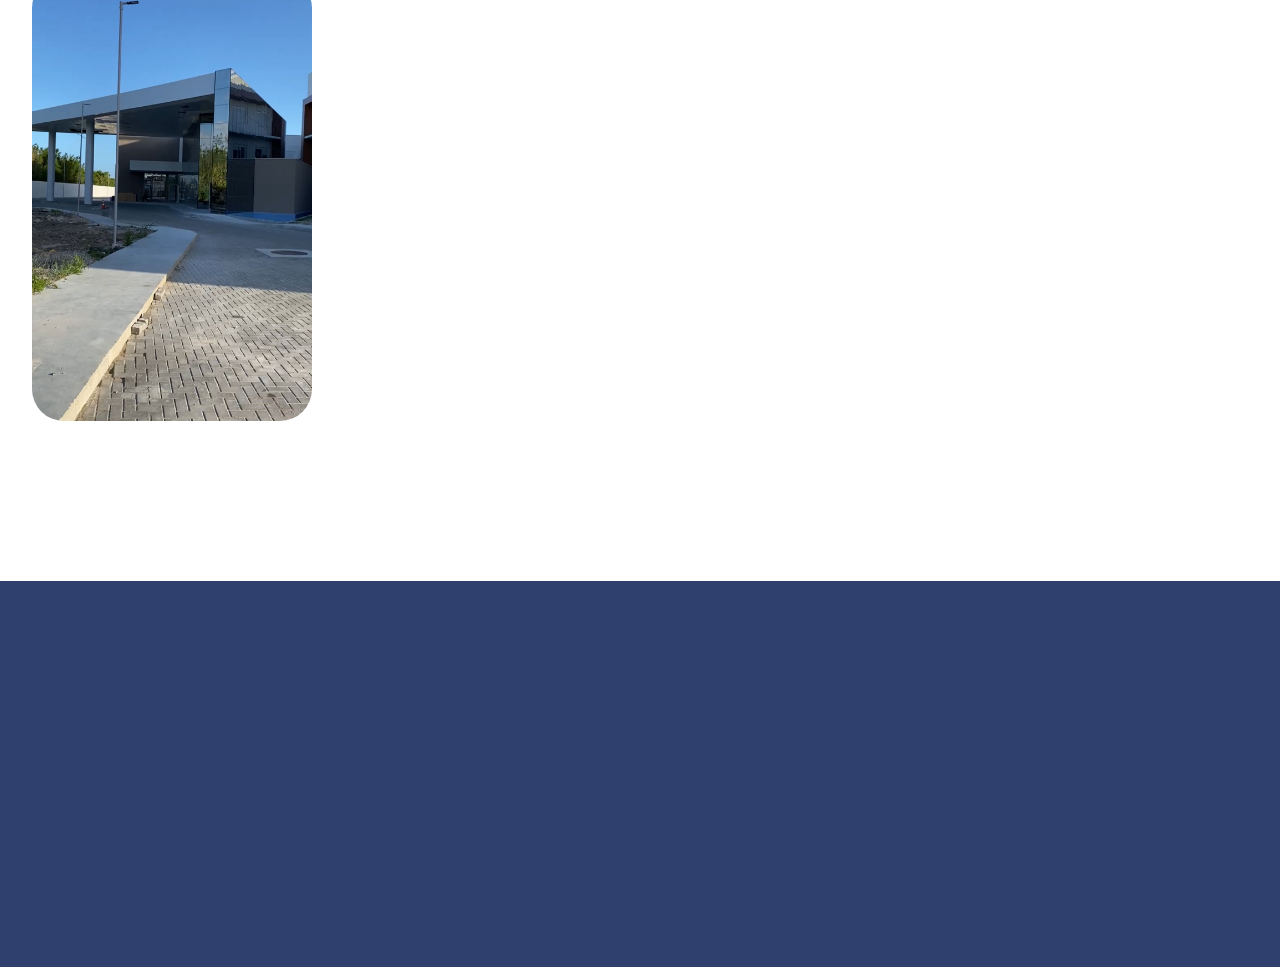
<file: hospital-monporto-rs.html>
<!DOCTYPE html>
<html>

<head>
    <!-- Site made with Mobirise Website Builder v5.9.18, https://mobirise.com -->
    <meta charset="UTF-8">
    <meta http-equiv="X-UA-Compatible" content="IE=edge">
    <meta name="generator" content="Mobirise v5.9.18, mobirise.com">
    <meta name="viewport" content="width=device-width, initial-scale=1, minimum-scale=1">
    <link rel="shortcut icon" href="assets/images/logo.svg" type="image/x-icon">
    <meta name="description" content="">


    <title>Hospital Monporto - RS</title>
    <link rel="stylesheet" href="assets/web/assets/mobirise-icons2/mobirise2.css">
    <link rel="stylesheet" href="assets/bootstrap/css/bootstrap.min.css">
    <link rel="stylesheet" href="assets/bootstrap/css/bootstrap-grid.min.css">
    <link rel="stylesheet" href="assets/bootstrap/css/bootstrap-reboot.min.css">
    <link rel="stylesheet" href="assets/parallax/jarallax.css">
    <link rel="stylesheet" href="assets/animatecss/animate.css">
    <link rel="stylesheet" href="assets/dropdown/css/style.css">
    <link rel="stylesheet" href="assets/socicon/css/styles.css">
    <link rel="stylesheet" href="assets/theme/css/style.css">
    <link rel="preload"
        href="https://fonts.googleapis.com/css?family=Inter+Tight:100,200,300,400,500,600,700,800,900,100i,200i,300i,400i,500i,600i,700i,800i,900i&display=swap"
        as="style" onload="this.onload=null;this.rel='stylesheet'">
    <noscript>
        <link rel="stylesheet"
            href="https://fonts.googleapis.com/css?family=Inter+Tight:100,200,300,400,500,600,700,800,900,100i,200i,300i,400i,500i,600i,700i,800i,900i&display=swap">
    </noscript>
    <link rel="preload"
        href="https://fonts.googleapis.com/css?family=Open+Sans:300,400,500,600,700,800,300i,400i,500i,600i,700i,800i&display=swap"
        as="style" onload="this.onload=null;this.rel='stylesheet'">
    <noscript>
        <link rel="stylesheet"
            href="https://fonts.googleapis.com/css?family=Open+Sans:300,400,500,600,700,800,300i,400i,500i,600i,700i,800i&display=swap">
    </noscript>
    <link rel="preload" as="style" href="assets/mobirise/css/mbr-additional.css?v=1D6rvr">
    <link rel="stylesheet" href="assets/mobirise/css/mbr-additional.css?v=1D6rvr" type="text/css">




</head>

<body>

    <section data-bs-version="5.1" class="menu menu6 cid-ullRgxaAj8" once="menu" id="menu06-29">


        <nav class="navbar navbar-dropdown opacityScrollOff navbar-fixed-top navbar-expand-lg">
            <div class="container">
                <div class="navbar-brand">
                    <span class="navbar-logo">

                        <a href="index.html"><img src="assets/images/logo.svg" alt="Início" style="height: 4.3rem;"></a>

                    </span>

                </div>
                <button class="navbar-toggler" type="button" data-toggle="collapse" data-bs-toggle="collapse"
                    data-target="#navbarSupportedContent" data-bs-target="#navbarSupportedContent"
                    aria-controls="navbarNavAltMarkup" aria-expanded="false" aria-label="Toggle navigation">
                    <div class="hamburger">
                        <span></span>
                        <span></span>
                        <span></span>
                        <span></span>
                    </div>
                </button>
                <div class="collapse navbar-collapse opacityScrollOff" id="navbarSupportedContent">
                    <ul class="navbar-nav nav-dropdown nav-right" data-app-modern-menu="true">
                        <li class="nav-item">
                            <a class="nav-link link text-primary display-4" href="index.html">Início</a>
                        </li>
                        <li class="nav-item">
                            <a class="nav-link link text-primary display-4" href="sobre.html"
                                aria-expanded="false">Sobre</a>
                        </li>
                        <li class="nav-item">
                            <a class="nav-link link text-primary display-4" href="contato.html">Contato</a>
                        </li>
                    </ul>
                    <div class="icons-menu">
                        <a class="iconfont-wrapper"
                            href="https://wa.me/556192914398?text=Ol%C3%A1%2C%20gostaria%20de%20conhecer%20melhor%20a%20Tr%C3%ADade%20Construtora"
                            target="_blank">
                            <span class="p-2 mbr-iconfont socicon-whatsapp socicon" style="font-size: 35px;"></span>
                        </a>
                        <a class="iconfont-wrapper"
                            href="https://www.instagram.com/triade.construtora?igsh=MWg2ZTJybzNhYmJ3bQ%3D%3D&utm_source=qr"
                            target="_blank">
                            <span class="p-2 mbr-iconfont socicon-instagram socicon" style="font-size: 35px;"></span>
                        </a>


                    </div>

                </div>
            </div>
        </nav>
    </section>

    <section data-bs-version="5.1" class="header16 cid-ullRgxWRuE mbr-parallax-background" id="header17-2a">

        <div class="mbr-overlay" style="opacity: 0.7; background-color: rgb(6, 13, 28);"></div>
        <div class="container-fluid">
            <div class="row">
                <div class="content-wrap col-12 col-md-12">
                    <h1 class="mbr-section-title mbr-fonts-style mbr-white mb-4 display-1"><strong>Hospital
                            Monporto</strong></h1>
                    <h2 class="mbr-section-subtitle mbr-fonts-style mbr-white mb-4 display-2">Rio Grande - RS</h2>


                </div>
            </div>
        </div>
    </section>

    <section data-bs-version="5.1" class="start article2 cid-ullRgywOkA" id="article02-2b">





        <div class="container-fluid">
            <div class="row justify-content-center">
                <div class="col-12 col-md-12 col-lg-7 image-wrapper">
                    <img class="w-100" src="assets/images/img-20240804-wa0064.jpg" alt="">
                </div>
                <div class="col-12 col-md-12 col-lg">
                    <div class="text-wrapper align-left">
                        <h1 class="mbr-section-title mbr-fonts-style mb-4 display-2"><strong>Sobre a Obra</strong></h1>
                        <p class="mbr-text align-left mbr-fonts-style mb-4 display-7">Hospital Monporto<br><br>Sobre a
                            obra: Execução completa do empreendimento da terraplanagem a entrega das chaves, obra
                            contando com <strong>9.700 m²</strong> de área construída, em estrutura de concreto armado e
                            mais <strong>6.000 m²</strong> de estacionamento.<br></p>

                    </div>
                </div>
            </div>
        </div>
    </section>

    <section data-bs-version="5.1" class="start article4 cid-ullRgz1WHr" id="article04-2c">





        <div class="container-fluid">
            <div class="row justify-content-center">
                <div class="col-12 col-md-12 col-lg-6 image-wrapper">
                    <img class="w-100" src="assets/images/img-20240804-wa0065.jpg" alt="">
                </div>
                <div class="col-12 col-md-12 col-lg">
                    <div class="text-wrapper align-left">
                        <h1 class="mbr-section-title mbr-fonts-style mb-4 display-2"><strong>Informações
                                Técnicas</strong></h1>
                        <p class="mbr-text mbr-fonts-style mb-4 display-7"><strong>Cliente: </strong>Grupo Themma
                            <br>
                            <br><strong>Serviços prestados pela Tríade: </strong>Contrato de gerenciamento para a
                            construtora Baggio
                            <br>
                            <br><strong>Data de Entrega:</strong> 02/2024
                        </p>

                    </div>
                </div>
            </div>
        </div>
    </section>

    <section data-bs-version="5.1" class="gallery1 mbr-gallery cid-ullRgzzwxl" id="gallery01-2d">



        <div class="container-fluid">
            <div class="row justify-content-center">
                <div class="col-12 content-head">

                </div>
            </div>

            <div class="row mbr-gallery">
                <div class="col-12 col-md-6 col-lg-3 item gallery-image active">
                    <div class="item-wrapper mb-3" data-toggle="modal" data-bs-toggle="modal"
                        data-target="#unE0hGDav1-modal" data-bs-target="#unE0hGDav1-modal">
                        <img class="w-100" src="assets/images/imagem-do-whatsapp-de-2024-08-13-s-12.48.12-b581d088.jpg"
                            alt="" data-slide-to="0" data-bs-slide-to="0" data-target="#lb-unE0hGDav1"
                            data-bs-target="#lb-unE0hGDav1">
                        <div class="icon-wrapper">
                            <span class="mobi-mbri mobi-mbri-search mbr-iconfont mbr-iconfont-btn"></span>
                        </div>
                    </div>

                </div>
                <div class="col-12 col-md-6 col-lg-3 item gallery-image">
                    <div class="item-wrapper mb-3" data-toggle="modal" data-bs-toggle="modal"
                        data-target="#unE0hGDav1-modal" data-bs-target="#unE0hGDav1-modal">
                        <img class="w-100" src="assets/images/imagem-do-whatsapp-de-2024-08-13-s-12.48.12-cbdb55ed.jpg"
                            alt="" data-slide-to="1" data-bs-slide-to="1" data-target="#lb-unE0hGDav1"
                            data-bs-target="#lb-unE0hGDav1">
                        <div class="icon-wrapper">
                            <span class="mobi-mbri mobi-mbri-search mbr-iconfont mbr-iconfont-btn"></span>
                        </div>
                    </div>

                </div>
                <div class="col-12 col-md-6 col-lg-3 item gallery-image">
                    <div class="item-wrapper mb-3" data-toggle="modal" data-bs-toggle="modal"
                        data-target="#unE0hGDav1-modal" data-bs-target="#unE0hGDav1-modal">
                        <img class="w-100" src="assets/images/imagem-do-whatsapp-de-2024-08-13-s-12.48.12-9d0d9eb0.jpg"
                            alt="" data-slide-to="2" data-bs-slide-to="2" data-target="#lb-unE0hGDav1"
                            data-bs-target="#lb-unE0hGDav1">
                        <div class="icon-wrapper">
                            <span class="mobi-mbri mobi-mbri-search mbr-iconfont mbr-iconfont-btn"></span>
                        </div>
                    </div>

                </div>
                <div class="col-12 col-md-6 col-lg-3 item gallery-image">
                    <div class="item-wrapper mb-3" data-toggle="modal" data-bs-toggle="modal"
                        data-target="#unE0hGDav1-modal" data-bs-target="#unE0hGDav1-modal">
                        <img class="w-100" src="assets/images/img-20240804-wa0063.jpg" alt="" data-slide-to="3"
                            data-bs-slide-to="3" data-target="#lb-unE0hGDav1" data-bs-target="#lb-unE0hGDav1">
                        <div class="icon-wrapper">
                            <span class="mobi-mbri mobi-mbri-search mbr-iconfont mbr-iconfont-btn"></span>
                        </div>
                    </div>

                </div>
                <div class="col-12 col-md-6 col-lg-3 item gallery-image">
                    <div class="item-wrapper mb-3" data-toggle="modal" data-bs-toggle="modal"
                        data-target="#unE0hGDav1-modal" data-bs-target="#unE0hGDav1-modal">
                        <img class="w-100" src="assets/images/img-20240804-wa0067.jpg" alt="" data-slide-to="4"
                            data-bs-slide-to="4" data-target="#lb-unE0hGDav1" data-bs-target="#lb-unE0hGDav1">
                        <div class="icon-wrapper">
                            <span class="mobi-mbri mobi-mbri-search mbr-iconfont mbr-iconfont-btn"></span>
                        </div>
                    </div>

                </div>
                <div class="col-12 col-md-6 col-lg-3 item gallery-image">
                    <div class="item-wrapper mb-3" data-toggle="modal" data-bs-toggle="modal"
                        data-target="#unE0hGDav1-modal" data-bs-target="#unE0hGDav1-modal">
                        <img class="w-100" src="assets/images/img-20240804-wa0064.jpg" alt="" data-slide-to="5"
                            data-bs-slide-to="5" data-target="#lb-unE0hGDav1" data-bs-target="#lb-unE0hGDav1">
                        <div class="icon-wrapper">
                            <span class="mobi-mbri mobi-mbri-search mbr-iconfont mbr-iconfont-btn"></span>
                        </div>
                    </div>

                </div>
                <div class="col-12 col-md-6 col-lg-3 item gallery-image">
                    <div class="item-wrapper mb-3" data-toggle="modal" data-bs-toggle="modal"
                        data-target="#unE0hGDav1-modal" data-bs-target="#unE0hGDav1-modal">
                        <img class="w-100" src="assets/images/img-20240804-wa0068.jpg" alt="" data-slide-to="6"
                            data-bs-slide-to="6" data-target="#lb-unE0hGDav1" data-bs-target="#lb-unE0hGDav1">
                        <div class="icon-wrapper">
                            <span class="mobi-mbri mobi-mbri-search mbr-iconfont mbr-iconfont-btn"></span>
                        </div>
                    </div>

                </div>
                <div class="col-12 col-md-6 col-lg-3 item gallery-image">
                    <div class="item-wrapper mb-3" data-toggle="modal" data-bs-toggle="modal"
                        data-target="#unE0hGDav1-modal" data-bs-target="#unE0hGDav1-modal">
                        <img class="w-100" src="assets/images/img-20240804-wa0048.jpg" alt="" data-slide-to="7"
                            data-bs-slide-to="7" data-target="#lb-unE0hGDav1" data-bs-target="#lb-unE0hGDav1">
                        <div class="icon-wrapper">
                            <span class="mobi-mbri mobi-mbri-search mbr-iconfont mbr-iconfont-btn"></span>
                        </div>
                    </div>

                </div>
                <div class="col-12 col-md-6 col-lg-3 item gallery-image">
                    <div class="item-wrapper mb-3" data-toggle="modal" data-bs-toggle="modal"
                        data-target="#unE0hGDav1-modal" data-bs-target="#unE0hGDav1-modal">
                        <img class="w-100" src="assets/images/img-20240804-wa0049.jpg" alt="" data-slide-to="8"
                            data-bs-slide-to="8" data-target="#lb-unE0hGDav1" data-bs-target="#lb-unE0hGDav1">
                        <div class="icon-wrapper">
                            <span class="mobi-mbri mobi-mbri-search mbr-iconfont mbr-iconfont-btn"></span>
                        </div>
                    </div>

                </div>
                <div class="col-12 col-md-6 col-lg-3 item gallery-image">
                    <div class="item-wrapper mb-3" data-toggle="modal" data-bs-toggle="modal"
                        data-target="#unE0hGDav1-modal" data-bs-target="#unE0hGDav1-modal">
                        <img class="w-100" src="assets/images/img-20240804-wa0050.jpg" alt="" data-slide-to="9"
                            data-bs-slide-to="9" data-target="#lb-unE0hGDav1" data-bs-target="#lb-unE0hGDav1">
                        <div class="icon-wrapper">
                            <span class="mobi-mbri mobi-mbri-search mbr-iconfont mbr-iconfont-btn"></span>
                        </div>
                    </div>

                </div>
                <div class="col-12 col-md-6 col-lg-3 item gallery-image">
                    <div class="item-wrapper mb-3" data-toggle="modal" data-bs-toggle="modal"
                        data-target="#unE0hGDav1-modal" data-bs-target="#unE0hGDav1-modal">
                        <img class="w-100" src="assets/images/img-20240804-wa0051.jpg" alt="" data-slide-to="10"
                            data-bs-slide-to="10" data-target="#lb-unE0hGDav1" data-bs-target="#lb-unE0hGDav1">
                        <div class="icon-wrapper">
                            <span class="mobi-mbri mobi-mbri-search mbr-iconfont mbr-iconfont-btn"></span>
                        </div>
                    </div>

                </div>
                <div class="col-12 col-md-6 col-lg-3 item gallery-image">
                    <div class="item-wrapper mb-3" data-toggle="modal" data-bs-toggle="modal"
                        data-target="#unE0hGDav1-modal" data-bs-target="#unE0hGDav1-modal">
                        <img class="w-100" src="assets/images/img-20240804-wa0052.jpg" alt="" data-slide-to="11"
                            data-bs-slide-to="11" data-target="#lb-unE0hGDav1" data-bs-target="#lb-unE0hGDav1">
                        <div class="icon-wrapper">
                            <span class="mobi-mbri mobi-mbri-search mbr-iconfont mbr-iconfont-btn"></span>
                        </div>
                    </div>

                </div>
                <div class="col-12 col-md-6 col-lg-3 item gallery-image">
                    <div class="item-wrapper mb-3" data-toggle="modal" data-bs-toggle="modal"
                        data-target="#unE0hGDav1-modal" data-bs-target="#unE0hGDav1-modal">
                        <img class="w-100" src="assets/images/img-20240804-wa0053.jpg" alt="" data-slide-to="12"
                            data-bs-slide-to="12" data-target="#lb-unE0hGDav1" data-bs-target="#lb-unE0hGDav1">
                        <div class="icon-wrapper">
                            <span class="mobi-mbri mobi-mbri-search mbr-iconfont mbr-iconfont-btn"></span>
                        </div>
                    </div>

                </div>
                <div class="col-12 col-md-6 col-lg-3 item gallery-image">
                    <div class="item-wrapper mb-3" data-toggle="modal" data-bs-toggle="modal"
                        data-target="#unE0hGDav1-modal" data-bs-target="#unE0hGDav1-modal">
                        <img class="w-100" src="assets/images/img-20240804-wa0054.jpg" alt="" data-slide-to="13"
                            data-bs-slide-to="13" data-target="#lb-unE0hGDav1" data-bs-target="#lb-unE0hGDav1">
                        <div class="icon-wrapper">
                            <span class="mobi-mbri mobi-mbri-search mbr-iconfont mbr-iconfont-btn"></span>
                        </div>
                    </div>

                </div>
                <div class="col-12 col-md-6 col-lg-3 item gallery-image">
                    <div class="item-wrapper mb-3" data-toggle="modal" data-bs-toggle="modal"
                        data-target="#unE0hGDav1-modal" data-bs-target="#unE0hGDav1-modal">
                        <img class="w-100" src="assets/images/img-20240804-wa0055.jpg" alt="" data-slide-to="14"
                            data-bs-slide-to="14" data-target="#lb-unE0hGDav1" data-bs-target="#lb-unE0hGDav1">
                        <div class="icon-wrapper">
                            <span class="mobi-mbri mobi-mbri-search mbr-iconfont mbr-iconfont-btn"></span>
                        </div>
                    </div>

                </div>
                <div class="col-12 col-md-6 col-lg-3 item gallery-image">
                    <div class="item-wrapper mb-3" data-toggle="modal" data-bs-toggle="modal"
                        data-target="#unE0hGDav1-modal" data-bs-target="#unE0hGDav1-modal">
                        <img class="w-100" src="assets/images/img-20240804-wa0056.jpg" alt="" data-slide-to="15"
                            data-bs-slide-to="15" data-target="#lb-unE0hGDav1" data-bs-target="#lb-unE0hGDav1">
                        <div class="icon-wrapper">
                            <span class="mobi-mbri mobi-mbri-search mbr-iconfont mbr-iconfont-btn"></span>
                        </div>
                    </div>

                </div>
                <div class="col-12 col-md-6 col-lg-3 item gallery-image">
                    <div class="item-wrapper mb-3" data-toggle="modal" data-bs-toggle="modal"
                        data-target="#unE0hGDav1-modal" data-bs-target="#unE0hGDav1-modal">
                        <img class="w-100" src="assets/images/img-20240804-wa0057.jpg" alt="" data-slide-to="16"
                            data-bs-slide-to="16" data-target="#lb-unE0hGDav1" data-bs-target="#lb-unE0hGDav1">
                        <div class="icon-wrapper">
                            <span class="mobi-mbri mobi-mbri-search mbr-iconfont mbr-iconfont-btn"></span>
                        </div>
                    </div>

                </div>
                <div class="col-12 col-md-6 col-lg-3 item gallery-image">
                    <div class="item-wrapper mb-3" data-toggle="modal" data-bs-toggle="modal"
                        data-target="#unE0hGDav1-modal" data-bs-target="#unE0hGDav1-modal">
                        <img class="w-100" src="assets/images/img-20240804-wa0059.jpg" alt="" data-slide-to="17"
                            data-bs-slide-to="17" data-target="#lb-unE0hGDav1" data-bs-target="#lb-unE0hGDav1">
                        <div class="icon-wrapper">
                            <span class="mobi-mbri mobi-mbri-search mbr-iconfont mbr-iconfont-btn"></span>
                        </div>
                    </div>

                </div>
                <div class="col-12 col-md-6 col-lg-3 item gallery-image">
                    <div class="item-wrapper mb-3" data-toggle="modal" data-bs-toggle="modal"
                        data-target="#unE0hGDav1-modal" data-bs-target="#unE0hGDav1-modal">
                        <img class="w-100" src="assets/images/img-20240804-wa0060.jpg" alt="" data-slide-to="18"
                            data-bs-slide-to="18" data-target="#lb-unE0hGDav1" data-bs-target="#lb-unE0hGDav1">
                        <div class="icon-wrapper">
                            <span class="mobi-mbri mobi-mbri-search mbr-iconfont mbr-iconfont-btn"></span>
                        </div>
                    </div>

                </div>
                <div class="col-12 col-md-6 col-lg-3 item gallery-image">
                    <div class="item-wrapper mb-3" data-toggle="modal" data-bs-toggle="modal"
                        data-target="#unE0hGDav1-modal" data-bs-target="#unE0hGDav1-modal">
                        <img class="w-100" src="assets/images/img-20240804-wa0061.jpg" alt="" data-slide-to="19"
                            data-bs-slide-to="19" data-target="#lb-unE0hGDav1" data-bs-target="#lb-unE0hGDav1">
                        <div class="icon-wrapper">
                            <span class="mobi-mbri mobi-mbri-search mbr-iconfont mbr-iconfont-btn"></span>
                        </div>
                    </div>

                </div>
                <div class="col-12 col-md-6 col-lg-3 item gallery-image">
                    <div class="item-wrapper mb-3" data-toggle="modal" data-bs-toggle="modal"
                        data-target="#unE0hGDav1-modal" data-bs-target="#unE0hGDav1-modal">
                        <img class="w-100" src="assets/images/img-20240804-wa0062.jpg" alt="" data-slide-to="20"
                            data-bs-slide-to="20" data-target="#lb-unE0hGDav1" data-bs-target="#lb-unE0hGDav1">
                        <div class="icon-wrapper">
                            <span class="mobi-mbri mobi-mbri-search mbr-iconfont mbr-iconfont-btn"></span>
                        </div>
                    </div>

                </div>
                <div class="col-12 col-md-6 col-lg-3 item gallery-image">
                    <div class="item-wrapper mb-3" data-toggle="modal" data-bs-toggle="modal"
                        data-target="#unE0hGDav1-modal" data-bs-target="#unE0hGDav1-modal">
                        <img class="w-100" src="assets/images/img-20240804-wa0065.jpg" alt="" data-slide-to="21"
                            data-bs-slide-to="21" data-target="#lb-unE0hGDav1" data-bs-target="#lb-unE0hGDav1">
                        <div class="icon-wrapper">
                            <span class="mobi-mbri mobi-mbri-search mbr-iconfont mbr-iconfont-btn"></span>
                        </div>
                    </div>

                </div>
                <div class="col-12 col-md-6 col-lg-3 item gallery-image">
                    <div class="item-wrapper mb-3" data-toggle="modal" data-bs-toggle="modal"
                        data-target="#unE0hGDav1-modal" data-bs-target="#unE0hGDav1-modal">
                        <img class="w-100" src="assets/images/img-20240804-wa0066.jpg" alt="" data-slide-to="22"
                            data-bs-slide-to="22" data-target="#lb-unE0hGDav1" data-bs-target="#lb-unE0hGDav1">
                        <div class="icon-wrapper">
                            <span class="mobi-mbri mobi-mbri-search mbr-iconfont mbr-iconfont-btn"></span>
                        </div>
                    </div>

                </div>
                <div class="col-12 col-md-6 col-lg-3 item gallery-image">
                    <div class="item-wrapper mb-3" data-toggle="modal" data-bs-toggle="modal"
                        data-target="#unE0hGDav1-modal" data-bs-target="#unE0hGDav1-modal">
                        <img class="w-100" src="assets/images/img-20240804-wa0069.jpg" alt="" data-slide-to="23"
                            data-bs-slide-to="23" data-target="#lb-unE0hGDav1" data-bs-target="#lb-unE0hGDav1">
                        <div class="icon-wrapper">
                            <span class="mobi-mbri mobi-mbri-search mbr-iconfont mbr-iconfont-btn"></span>
                        </div>
                    </div>

                </div>
                <div class="col-12 col-md-6 col-lg-3 item gallery-image">
                    <div class="item-wrapper mb-3" data-toggle="modal" data-bs-toggle="modal"
                        data-target="#unE0hGDav1-modal" data-bs-target="#unE0hGDav1-modal">
                        <img class="w-100" src="assets/images/img-20240804-wa0070.jpg" alt="" data-slide-to="24"
                            data-bs-slide-to="24" data-target="#lb-unE0hGDav1" data-bs-target="#lb-unE0hGDav1">
                        <div class="icon-wrapper">
                            <span class="mobi-mbri mobi-mbri-search mbr-iconfont mbr-iconfont-btn"></span>
                        </div>
                    </div>

                </div>







            </div>

            <div class="modal mbr-slider" tabindex="-1" role="dialog" aria-hidden="true" id="unE0hGDav1-modal">
                <div class="modal-dialog" role="document">
                    <div class="modal-content">
                        <div class="modal-body">
                            <div class="carousel slide" data-pause="false" data-bs-pause="false" id="lb-unE0hGDav1"
                                data-interval="5000" data-bs-interval="5000">
                                <div class="carousel-inner">
                                    <div class="carousel-item active">
                                        <img class="d-block w-100"
                                            src="assets/images/imagem-do-whatsapp-de-2024-08-13-s-12.48.12-b581d088.jpg"
                                            alt="">
                                    </div>
                                    <div class="carousel-item">
                                        <img class="d-block w-100"
                                            src="assets/images/imagem-do-whatsapp-de-2024-08-13-s-12.48.12-cbdb55ed.jpg"
                                            alt="">
                                    </div>
                                    <div class="carousel-item">
                                        <img class="d-block w-100"
                                            src="assets/images/imagem-do-whatsapp-de-2024-08-13-s-12.48.12-9d0d9eb0.jpg"
                                            alt="">
                                    </div>
                                    <div class="carousel-item">
                                        <img class="d-block w-100" src="assets/images/img-20240804-wa0063.jpg"
                                            alt="">
                                    </div>
                                    <div class="carousel-item">
                                        <img class="d-block w-100" src="assets/images/img-20240804-wa0067.jpg"
                                            alt="">
                                    </div>
                                    <div class="carousel-item">
                                        <img class="d-block w-100" src="assets/images/img-20240804-wa0064.jpg"
                                            alt="">
                                    </div>
                                    <div class="carousel-item">
                                        <img class="d-block w-100" src="assets/images/img-20240804-wa0068.jpg"
                                            alt="">
                                    </div>
                                    <div class="carousel-item">
                                        <img class="d-block w-100" src="assets/images/img-20240804-wa0048.jpg"
                                            alt="">
                                    </div>
                                    <div class="carousel-item">
                                        <img class="d-block w-100" src="assets/images/img-20240804-wa0049.jpg"
                                            alt="">
                                    </div>
                                    <div class="carousel-item">
                                        <img class="d-block w-100" src="assets/images/img-20240804-wa0050.jpg"
                                            alt="">
                                    </div>
                                    <div class="carousel-item">
                                        <img class="d-block w-100" src="assets/images/img-20240804-wa0051.jpg"
                                            alt="">
                                    </div>
                                    <div class="carousel-item">
                                        <img class="d-block w-100" src="assets/images/img-20240804-wa0052.jpg"
                                            alt="">
                                    </div>
                                    <div class="carousel-item">
                                        <img class="d-block w-100" src="assets/images/img-20240804-wa0053.jpg"
                                            alt="">
                                    </div>
                                    <div class="carousel-item">
                                        <img class="d-block w-100" src="assets/images/img-20240804-wa0054.jpg"
                                            alt="">
                                    </div>
                                    <div class="carousel-item">
                                        <img class="d-block w-100" src="assets/images/img-20240804-wa0055.jpg"
                                            alt="">
                                    </div>
                                    <div class="carousel-item">
                                        <img class="d-block w-100" src="assets/images/img-20240804-wa0056.jpg"
                                            alt="">
                                    </div>
                                    <div class="carousel-item">
                                        <img class="d-block w-100" src="assets/images/img-20240804-wa0057.jpg"
                                            alt="">
                                    </div>
                                    <div class="carousel-item">
                                        <img class="d-block w-100" src="assets/images/img-20240804-wa0059.jpg"
                                            alt="">
                                    </div>
                                    <div class="carousel-item">
                                        <img class="d-block w-100" src="assets/images/img-20240804-wa0060.jpg"
                                            alt="">
                                    </div>
                                    <div class="carousel-item">
                                        <img class="d-block w-100" src="assets/images/img-20240804-wa0061.jpg"
                                            alt="">
                                    </div>
                                    <div class="carousel-item">
                                        <img class="d-block w-100" src="assets/images/img-20240804-wa0062.jpg"
                                            alt="">
                                    </div>
                                    <div class="carousel-item">
                                        <img class="d-block w-100" src="assets/images/img-20240804-wa0065.jpg"
                                            alt="">
                                    </div>
                                    <div class="carousel-item">
                                        <img class="d-block w-100" src="assets/images/img-20240804-wa0066.jpg"
                                            alt="">
                                    </div>
                                    <div class="carousel-item">
                                        <img class="d-block w-100" src="assets/images/img-20240804-wa0069.jpg"
                                            alt="">
                                    </div>
                                    <div class="carousel-item">
                                        <img class="d-block w-100" src="assets/images/img-20240804-wa0070.jpg"
                                            alt="">
                                    </div>







                                </div>
                                <ol class="carousel-indicators">
                                    <li data-slide-to="0" data-bs-slide-to="0" class="active"
                                        data-target="#lb-unE0hGDav1" data-bs-target="#lb-unE0hGDav1"></li>
                                    <li data-slide-to="1" data-bs-slide-to="1" class="" data-target="#lb-unE0hGDav1"
                                        data-bs-target="#lb-unE0hGDav1"></li>
                                    <li data-slide-to="2" data-bs-slide-to="2" class="" data-target="#lb-unE0hGDav1"
                                        data-bs-target="#lb-unE0hGDav1"></li>
                                    <li data-slide-to="3" data-bs-slide-to="3" class="" data-target="#lb-unE0hGDav1"
                                        data-bs-target="#lb-unE0hGDav1"></li>
                                    <li data-slide-to="4" data-bs-slide-to="4" class="" data-target="#lb-unE0hGDav1"
                                        data-bs-target="#lb-unE0hGDav1"></li>
                                    <li data-slide-to="5" data-bs-slide-to="5" class="" data-target="#lb-unE0hGDav1"
                                        data-bs-target="#lb-unE0hGDav1"></li>
                                    <li data-slide-to="6" data-bs-slide-to="6" class="" data-target="#lb-unE0hGDav1"
                                        data-bs-target="#lb-unE0hGDav1"></li>
                                    <li data-slide-to="7" data-bs-slide-to="7" class="" data-target="#lb-unE0hGDav1"
                                        data-bs-target="#lb-unE0hGDav1"></li>
                                    <li data-slide-to="8" data-bs-slide-to="8" class="" data-target="#lb-unE0hGDav1"
                                        data-bs-target="#lb-unE0hGDav1"></li>
                                    <li data-slide-to="9" data-bs-slide-to="9" class="" data-target="#lb-unE0hGDav1"
                                        data-bs-target="#lb-unE0hGDav1"></li>
                                    <li data-slide-to="10" data-bs-slide-to="10" class="" data-target="#lb-unE0hGDav1"
                                        data-bs-target="#lb-unE0hGDav1"></li>
                                    <li data-slide-to="11" data-bs-slide-to="11" class="" data-target="#lb-unE0hGDav1"
                                        data-bs-target="#lb-unE0hGDav1"></li>
                                    <li data-slide-to="12" data-bs-slide-to="12" class="" data-target="#lb-unE0hGDav1"
                                        data-bs-target="#lb-unE0hGDav1"></li>
                                    <li data-slide-to="13" data-bs-slide-to="13" class="" data-target="#lb-unE0hGDav1"
                                        data-bs-target="#lb-unE0hGDav1"></li>
                                    <li data-slide-to="14" data-bs-slide-to="14" class="" data-target="#lb-unE0hGDav1"
                                        data-bs-target="#lb-unE0hGDav1"></li>
                                    <li data-slide-to="15" data-bs-slide-to="15" class="" data-target="#lb-unE0hGDav1"
                                        data-bs-target="#lb-unE0hGDav1"></li>
                                    <li data-slide-to="16" data-bs-slide-to="16" class="" data-target="#lb-unE0hGDav1"
                                        data-bs-target="#lb-unE0hGDav1"></li>
                                    <li data-slide-to="17" data-bs-slide-to="17" class="" data-target="#lb-unE0hGDav1"
                                        data-bs-target="#lb-unE0hGDav1"></li>
                                    <li data-slide-to="18" data-bs-slide-to="18" class="" data-target="#lb-unE0hGDav1"
                                        data-bs-target="#lb-unE0hGDav1"></li>
                                    <li data-slide-to="19" data-bs-slide-to="19" class="" data-target="#lb-unE0hGDav1"
                                        data-bs-target="#lb-unE0hGDav1"></li>
                                    <li data-slide-to="20" data-bs-slide-to="20" class="" data-target="#lb-unE0hGDav1"
                                        data-bs-target="#lb-unE0hGDav1"></li>
                                    <li data-slide-to="21" data-bs-slide-to="21" class="" data-target="#lb-unE0hGDav1"
                                        data-bs-target="#lb-unE0hGDav1"></li>
                                    <li data-slide-to="22" data-bs-slide-to="22" class="" data-target="#lb-unE0hGDav1"
                                        data-bs-target="#lb-unE0hGDav1"></li>
                                    <li data-slide-to="23" data-bs-slide-to="23" class="" data-target="#lb-unE0hGDav1"
                                        data-bs-target="#lb-unE0hGDav1"></li>
                                    <li data-slide-to="24" data-bs-slide-to="24" class="" data-target="#lb-unE0hGDav1"
                                        data-bs-target="#lb-unE0hGDav1"></li>







                                </ol>
                                <a role="button" href="" class="close" data-dismiss="modal" data-bs-dismiss="modal"
                                    aria-label="Close">
                                </a>
                                <a class="carousel-control-prev carousel-control" role="button" data-slide="prev"
                                    data-bs-slide="prev" href="#lb-unE0hGDav1">
                                    <span class="mobi-mbri mobi-mbri-arrow-prev" aria-hidden="true"></span>
                                    <span class="sr-only visually-hidden">Previous</span>
                                </a>
                                <a class="carousel-control-next carousel-control" role="button" data-slide="next"
                                    data-bs-slide="next" href="#lb-unE0hGDav1">
                                    <span class="mobi-mbri mobi-mbri-arrow-next" aria-hidden="true"></span>
                                    <span class="sr-only visually-hidden">Next</span>
                                </a>
                            </div>
                        </div>
                    </div>
                </div>
            </div>
        </div>
    </section>

    <section data-bs-version="5.1" class="footer3 cid-ullRgAL8Xb" once="footers" id="footer03-2e">





        <div class="container">
            <div class="row">


                <div class="col-12 mt-4">
                    <div class="social-row">
                        <div class="soc-item">
                            <a href="https://www.instagram.com/triiade_construtora/" target="_blank">
                                <span class="mbr-iconfont display-7 socicon-instagram socicon"></span>
                            </a>
                        </div>
                        <div class="soc-item">
                            <a href="https://wa.me/556192914398?text=Ol%C3%A1%2C%20gostaria%20de%20conhecer%20melhor%20a%20Tr%C3%ADade%20Construtora"
                                target="_blank">
                                <span class="mbr-iconfont socicon-whatsapp socicon"></span>
                            </a>
                        </div>



                    </div>
                </div>
                <div class="col-12 mt-5">
                    <p class="mbr-fonts-style copyright display-7">© Copyright 2024 Tríade Construtora - Todos os
                        direitos reservados | Desenvolvido por <a href="https://paulo-henrique-phcm.github.io/"
                            class="text-white" target="_blank">Paulo Henrique</a><br></p>
                </div>
            </div>
        </div>
    </section>

    <script src="assets/bootstrap/js/bootstrap.bundle.min.js"></script>
    <script src="assets/parallax/jarallax.js"></script>
    <script src="assets/smoothscroll/smooth-scroll.js"></script>
    <script src="assets/ytplayer/index.js"></script>
    <script src="assets/dropdown/js/navbar-dropdown.js"></script>
    <script src="assets/theme/js/script.js"></script>


    <input name="animation" type="hidden">
</body>

</html>
</file>
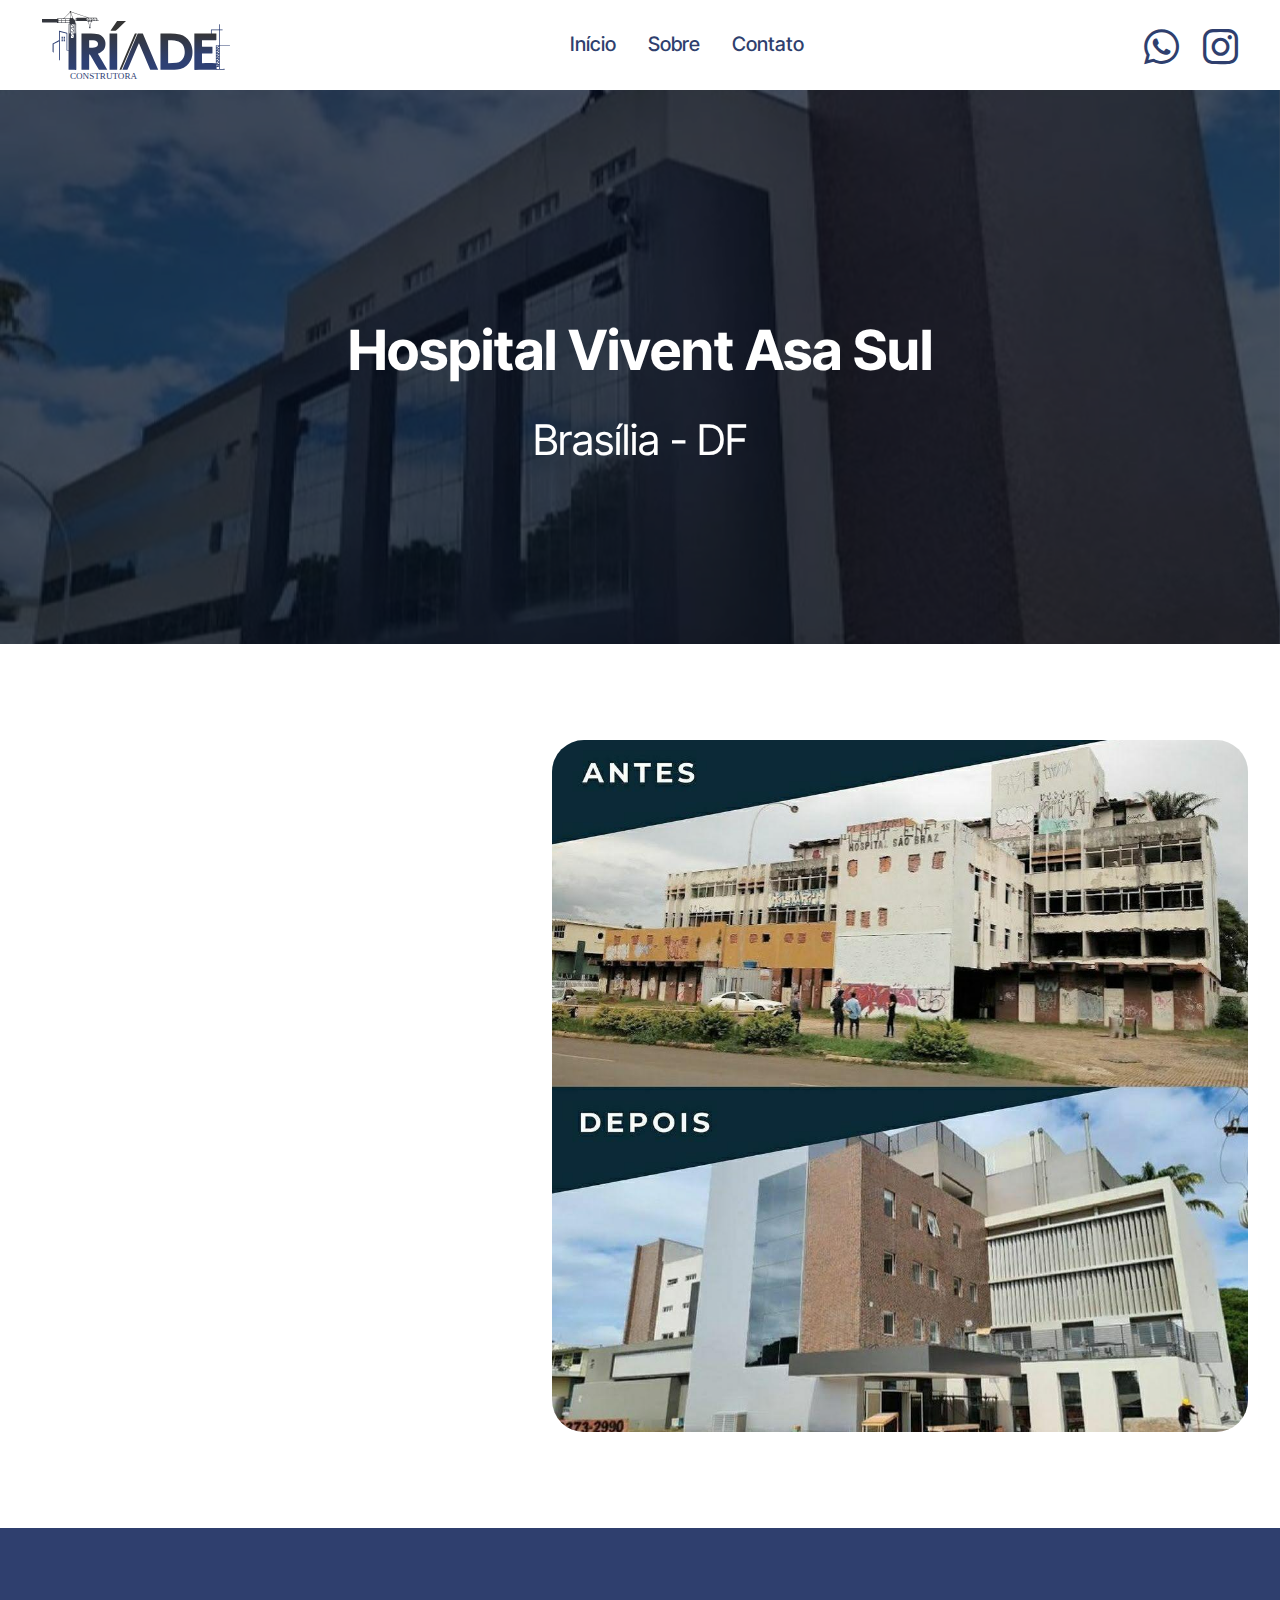
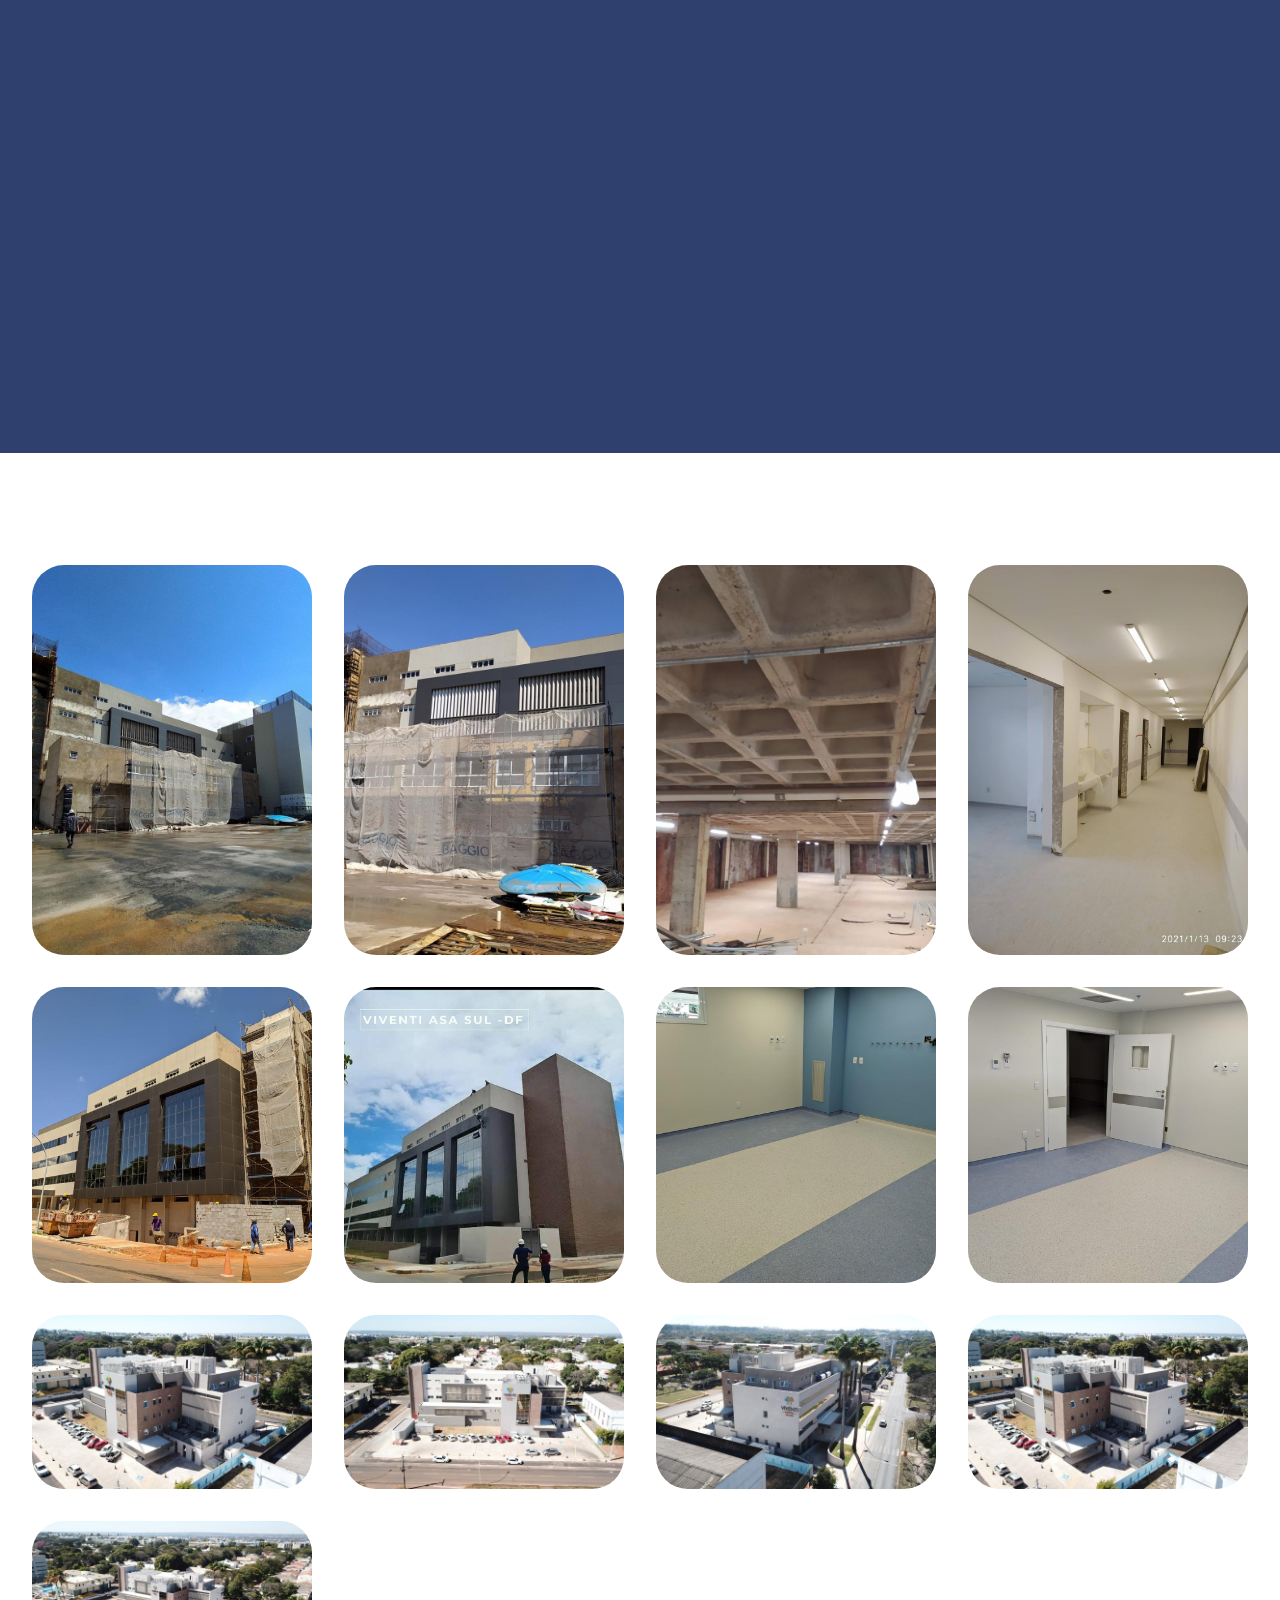
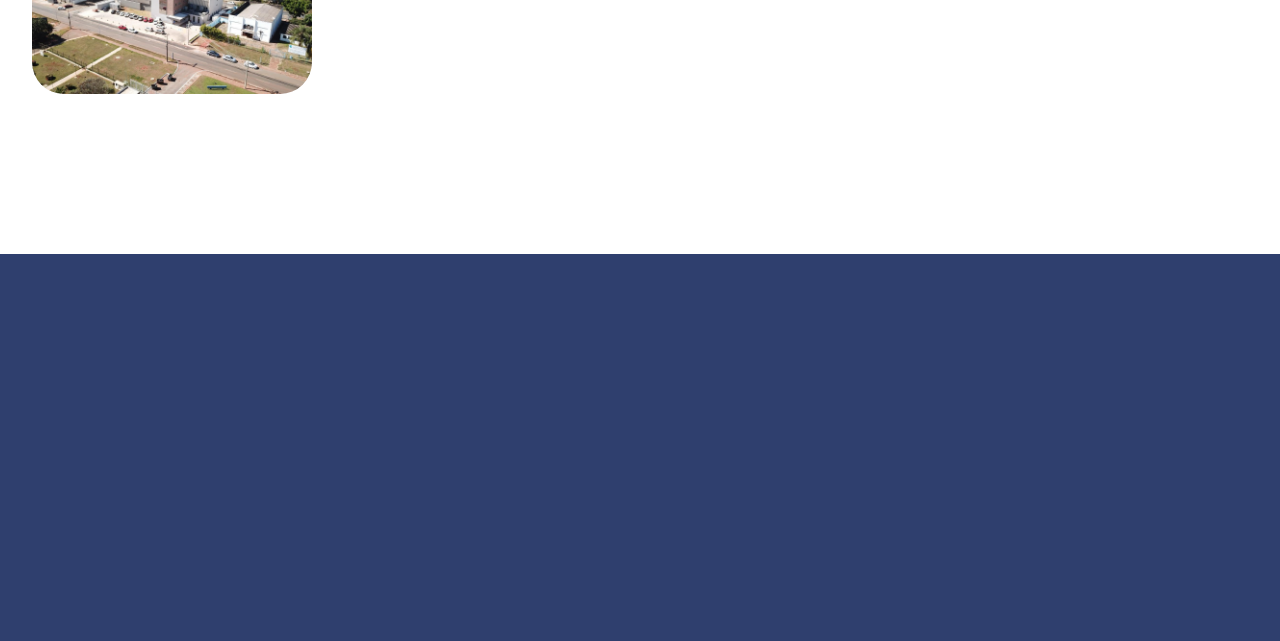
<file: hospital-vivent-asa-sul.html>
<!DOCTYPE html>
<html>

<head>
    <!-- Site made with Mobirise Website Builder v5.9.18, https://mobirise.com -->
    <meta charset="UTF-8">
    <meta http-equiv="X-UA-Compatible" content="IE=edge">
    <meta name="generator" content="Mobirise v5.9.18, mobirise.com">
    <meta name="viewport" content="width=device-width, initial-scale=1, minimum-scale=1">
    <link rel="shortcut icon" href="assets/images/logo.svg" type="image/x-icon">
    <meta name="description" content="">


    <title>Hospital Vivent Asa Sul - DF</title>
    <link rel="stylesheet" href="assets/web/assets/mobirise-icons2/mobirise2.css">
    <link rel="stylesheet" href="assets/bootstrap/css/bootstrap.min.css">
    <link rel="stylesheet" href="assets/bootstrap/css/bootstrap-grid.min.css">
    <link rel="stylesheet" href="assets/bootstrap/css/bootstrap-reboot.min.css">
    <link rel="stylesheet" href="assets/parallax/jarallax.css">
    <link rel="stylesheet" href="assets/animatecss/animate.css">
    <link rel="stylesheet" href="assets/dropdown/css/style.css">
    <link rel="stylesheet" href="assets/socicon/css/styles.css">
    <link rel="stylesheet" href="assets/theme/css/style.css">
    <link rel="preload"
        href="https://fonts.googleapis.com/css?family=Inter+Tight:100,200,300,400,500,600,700,800,900,100i,200i,300i,400i,500i,600i,700i,800i,900i&display=swap"
        as="style" onload="this.onload=null;this.rel='stylesheet'">
    <noscript>
        <link rel="stylesheet"
            href="https://fonts.googleapis.com/css?family=Inter+Tight:100,200,300,400,500,600,700,800,900,100i,200i,300i,400i,500i,600i,700i,800i,900i&display=swap">
    </noscript>
    <link rel="preload"
        href="https://fonts.googleapis.com/css?family=Open+Sans:300,400,500,600,700,800,300i,400i,500i,600i,700i,800i&display=swap"
        as="style" onload="this.onload=null;this.rel='stylesheet'">
    <noscript>
        <link rel="stylesheet"
            href="https://fonts.googleapis.com/css?family=Open+Sans:300,400,500,600,700,800,300i,400i,500i,600i,700i,800i&display=swap">
    </noscript>
    <link rel="preload" as="style" href="assets/mobirise/css/mbr-additional.css?v=qcSwQN">
    <link rel="stylesheet" href="assets/mobirise/css/mbr-additional.css?v=qcSwQN" type="text/css">




</head>

<body>

    <section data-bs-version="5.1" class="menu menu6 cid-ullTKTT4SQ" once="menu" id="menu06-2f">


        <nav class="navbar navbar-dropdown opacityScrollOff navbar-fixed-top navbar-expand-lg">
            <div class="container">
                <div class="navbar-brand">
                    <span class="navbar-logo">

                        <a href="index.html"><img src="assets/images/logo.svg" alt="Início" style="height: 4.3rem;"></a>

                    </span>

                </div>
                <button class="navbar-toggler" type="button" data-toggle="collapse" data-bs-toggle="collapse"
                    data-target="#navbarSupportedContent" data-bs-target="#navbarSupportedContent"
                    aria-controls="navbarNavAltMarkup" aria-expanded="false" aria-label="Toggle navigation">
                    <div class="hamburger">
                        <span></span>
                        <span></span>
                        <span></span>
                        <span></span>
                    </div>
                </button>
                <div class="collapse navbar-collapse opacityScrollOff" id="navbarSupportedContent">
                    <ul class="navbar-nav nav-dropdown nav-right" data-app-modern-menu="true">
                        <li class="nav-item">
                            <a class="nav-link link text-primary display-4" href="index.html">Início</a>
                        </li>
                        <li class="nav-item">
                            <a class="nav-link link text-primary display-4" href="sobre.html"
                                aria-expanded="false">Sobre</a>
                        </li>
                        <li class="nav-item">
                            <a class="nav-link link text-primary display-4" href="contato.html">Contato</a>
                        </li>
                    </ul>
                    <div class="icons-menu">
                        <a class="iconfont-wrapper"
                            href="https://wa.me/556192914398?text=Ol%C3%A1%2C%20gostaria%20de%20conhecer%20melhor%20a%20Tr%C3%ADade%20Construtora"
                            target="_blank">
                            <span class="p-2 mbr-iconfont socicon-whatsapp socicon" style="font-size: 35px;"></span>
                        </a>
                        <a class="iconfont-wrapper"
                            href="https://www.instagram.com/triade.construtora?igsh=MWg2ZTJybzNhYmJ3bQ%3D%3D&utm_source=qr"
                            target="_blank">
                            <span class="p-2 mbr-iconfont socicon-instagram socicon" style="font-size: 35px;"></span>
                        </a>


                    </div>

                </div>
            </div>
        </nav>
    </section>

    <section data-bs-version="5.1" class="header16 cid-ullTKUBCnu mbr-parallax-background" id="header17-2g">

        <div class="mbr-overlay" style="opacity: 0.7; background-color: rgb(6, 13, 28);"></div>
        <div class="container-fluid">
            <div class="row">
                <div class="content-wrap col-12 col-md-12">
                    <h1 class="mbr-section-title mbr-fonts-style mbr-white mb-4 display-1"><strong>Hospital Vivent Asa
                            Sul</strong></h1>
                    <h2 class="mbr-section-subtitle mbr-fonts-style mbr-white mb-4 display-2">Brasília - DF</h2>


                </div>
            </div>
        </div>
    </section>

    <section data-bs-version="5.1" class="start article2 cid-ullTKV2OOm" id="article02-2h">





        <div class="container-fluid">
            <div class="row justify-content-center">
                <div class="col-12 col-md-12 col-lg-7 image-wrapper">
                    <img class="w-100" src="assets/images/img-20240804-wa0031.jpg" alt="">
                </div>
                <div class="col-12 col-md-12 col-lg">
                    <div class="text-wrapper align-left">
                        <h1 class="mbr-section-title mbr-fonts-style mb-4 display-2"><strong>Sobre a Obra</strong></h1>
                        <p class="mbr-text align-left mbr-fonts-style mb-4 display-7">Hospital Vivent Asa
                            Sul<br><br>Sobre a obra: Retrofit de hospital abandonado a mais de 20 anos, obra contando
                            com <strong>8.800 m²</strong> de área construída, em estrutura de concreto armado e mais
                            <strong>1.000 m² </strong>de estacionamento.<br></p>

                    </div>
                </div>
            </div>
        </div>
    </section>

    <section data-bs-version="5.1" class="start article4 cid-ullTKVuZcv" id="article04-2i">





        <div class="container-fluid">
            <div class="row justify-content-center">
                <div class="col-12 col-md-12 col-lg-6 image-wrapper">
                    <img class="w-100" src="assets/images/img-20240804-wa0036.jpg" alt="">
                </div>
                <div class="col-12 col-md-12 col-lg">
                    <div class="text-wrapper align-left">
                        <h1 class="mbr-section-title mbr-fonts-style mb-4 display-2"><strong>Informações
                                Técnicas</strong></h1>
                        <p class="mbr-text mbr-fonts-style mb-4 display-7"><strong>Cliente: </strong>DF Empreendimentos
                            <br>
                            <br><strong>Serviços prestados pela Tríade: </strong>Contrato de gerenciamento para a
                            construtora Baggio
                            <br>
                            <br><strong>Data de Entrega: </strong>04/2021
                        </p>

                    </div>
                </div>
            </div>
        </div>
    </section>

    <section data-bs-version="5.1" class="gallery1 mbr-gallery cid-ullTKVWFcn" id="gallery01-2j">



        <div class="container-fluid">
            <div class="row justify-content-center">
                <div class="col-12 content-head">

                </div>
            </div>

            <div class="row mbr-gallery">
                <div class="col-12 col-md-6 col-lg-3 item gallery-image active">
                    <div class="item-wrapper mb-3" data-toggle="modal" data-bs-toggle="modal"
                        data-target="#unE0hP9dmU-modal" data-bs-target="#unE0hP9dmU-modal">
                        <img class="w-100" src="assets/images/img-20240804-wa0025.jpg" alt="" data-slide-to="0"
                            data-bs-slide-to="0" data-target="#lb-unE0hP9dmU" data-bs-target="#lb-unE0hP9dmU">
                        <div class="icon-wrapper">
                            <span class="mobi-mbri mobi-mbri-search mbr-iconfont mbr-iconfont-btn"></span>
                        </div>
                    </div>

                </div>
                <div class="col-12 col-md-6 col-lg-3 item gallery-image active">
                    <div class="item-wrapper mb-3" data-toggle="modal" data-bs-toggle="modal"
                        data-target="#unE0hP9dmU-modal" data-bs-target="#unE0hP9dmU-modal">
                        <img class="w-100" src="assets/images/img-20240804-wa0026.jpg" alt="" data-slide-to="1"
                            data-bs-slide-to="1" data-target="#lb-unE0hP9dmU" data-bs-target="#lb-unE0hP9dmU">
                        <div class="icon-wrapper">
                            <span class="mobi-mbri mobi-mbri-search mbr-iconfont mbr-iconfont-btn"></span>
                        </div>
                    </div>

                </div>
                <div class="col-12 col-md-6 col-lg-3 item gallery-image active">
                    <div class="item-wrapper mb-3" data-toggle="modal" data-bs-toggle="modal"
                        data-target="#unE0hP9dmU-modal" data-bs-target="#unE0hP9dmU-modal">
                        <img class="w-100" src="assets/images/img-20240804-wa0027.jpg" alt="" data-slide-to="2"
                            data-bs-slide-to="2" data-target="#lb-unE0hP9dmU" data-bs-target="#lb-unE0hP9dmU">
                        <div class="icon-wrapper">
                            <span class="mobi-mbri mobi-mbri-search mbr-iconfont mbr-iconfont-btn"></span>
                        </div>
                    </div>

                </div>
                <div class="col-12 col-md-6 col-lg-3 item gallery-image active">
                    <div class="item-wrapper mb-3" data-toggle="modal" data-bs-toggle="modal"
                        data-target="#unE0hP9dmU-modal" data-bs-target="#unE0hP9dmU-modal">
                        <img class="w-100" src="assets/images/img-20240804-wa0028.jpg" alt="" data-slide-to="3"
                            data-bs-slide-to="3" data-target="#lb-unE0hP9dmU" data-bs-target="#lb-unE0hP9dmU">
                        <div class="icon-wrapper">
                            <span class="mobi-mbri mobi-mbri-search mbr-iconfont mbr-iconfont-btn"></span>
                        </div>
                    </div>

                </div>
                <div class="col-12 col-md-6 col-lg-3 item gallery-image active">
                    <div class="item-wrapper mb-3" data-toggle="modal" data-bs-toggle="modal"
                        data-target="#unE0hP9dmU-modal" data-bs-target="#unE0hP9dmU-modal">
                        <img class="w-100" src="assets/images/img-20240804-wa0029.jpg" alt="" data-slide-to="4"
                            data-bs-slide-to="4" data-target="#lb-unE0hP9dmU" data-bs-target="#lb-unE0hP9dmU">
                        <div class="icon-wrapper">
                            <span class="mobi-mbri mobi-mbri-search mbr-iconfont mbr-iconfont-btn"></span>
                        </div>
                    </div>

                </div>
                <div class="col-12 col-md-6 col-lg-3 item gallery-image active">
                    <div class="item-wrapper mb-3" data-toggle="modal" data-bs-toggle="modal"
                        data-target="#unE0hP9dmU-modal" data-bs-target="#unE0hP9dmU-modal">
                        <img class="w-100" src="assets/images/img-20240804-wa0030.jpg" alt="" data-slide-to="5"
                            data-bs-slide-to="5" data-target="#lb-unE0hP9dmU" data-bs-target="#lb-unE0hP9dmU">
                        <div class="icon-wrapper">
                            <span class="mobi-mbri mobi-mbri-search mbr-iconfont mbr-iconfont-btn"></span>
                        </div>
                    </div>

                </div>
                <div class="col-12 col-md-6 col-lg-3 item gallery-image active">
                    <div class="item-wrapper mb-3" data-toggle="modal" data-bs-toggle="modal"
                        data-target="#unE0hP9dmU-modal" data-bs-target="#unE0hP9dmU-modal">
                        <img class="w-100" src="assets/images/img-20240804-wa0032.jpg" alt="" data-slide-to="6"
                            data-bs-slide-to="6" data-target="#lb-unE0hP9dmU" data-bs-target="#lb-unE0hP9dmU">
                        <div class="icon-wrapper">
                            <span class="mobi-mbri mobi-mbri-search mbr-iconfont mbr-iconfont-btn"></span>
                        </div>
                    </div>

                </div>
                <div class="col-12 col-md-6 col-lg-3 item gallery-image active">
                    <div class="item-wrapper mb-3" data-toggle="modal" data-bs-toggle="modal"
                        data-target="#unE0hP9dmU-modal" data-bs-target="#unE0hP9dmU-modal">
                        <img class="w-100" src="assets/images/img-20240804-wa0033.jpg" alt="" data-slide-to="7"
                            data-bs-slide-to="7" data-target="#lb-unE0hP9dmU" data-bs-target="#lb-unE0hP9dmU">
                        <div class="icon-wrapper">
                            <span class="mobi-mbri mobi-mbri-search mbr-iconfont mbr-iconfont-btn"></span>
                        </div>
                    </div>

                </div>
                <div class="col-12 col-md-6 col-lg-3 item gallery-image active">
                    <div class="item-wrapper mb-3" data-toggle="modal" data-bs-toggle="modal"
                        data-target="#unE0hP9dmU-modal" data-bs-target="#unE0hP9dmU-modal">
                        <img class="w-100" src="assets/images/img-20240804-wa0034.jpg" alt="" data-slide-to="8"
                            data-bs-slide-to="8" data-target="#lb-unE0hP9dmU" data-bs-target="#lb-unE0hP9dmU">
                        <div class="icon-wrapper">
                            <span class="mobi-mbri mobi-mbri-search mbr-iconfont mbr-iconfont-btn"></span>
                        </div>
                    </div>

                </div>
                <div class="col-12 col-md-6 col-lg-3 item gallery-image active">
                    <div class="item-wrapper mb-3" data-toggle="modal" data-bs-toggle="modal"
                        data-target="#unE0hP9dmU-modal" data-bs-target="#unE0hP9dmU-modal">
                        <img class="w-100" src="assets/images/img-20240804-wa0035.jpg" alt="" data-slide-to="9"
                            data-bs-slide-to="9" data-target="#lb-unE0hP9dmU" data-bs-target="#lb-unE0hP9dmU">
                        <div class="icon-wrapper">
                            <span class="mobi-mbri mobi-mbri-search mbr-iconfont mbr-iconfont-btn"></span>
                        </div>
                    </div>

                </div>
                <div class="col-12 col-md-6 col-lg-3 item gallery-image active">
                    <div class="item-wrapper mb-3" data-toggle="modal" data-bs-toggle="modal"
                        data-target="#unE0hP9dmU-modal" data-bs-target="#unE0hP9dmU-modal">
                        <img class="w-100" src="assets/images/img-20240804-wa0036.jpg" alt="" data-slide-to="10"
                            data-bs-slide-to="10" data-target="#lb-unE0hP9dmU" data-bs-target="#lb-unE0hP9dmU">
                        <div class="icon-wrapper">
                            <span class="mobi-mbri mobi-mbri-search mbr-iconfont mbr-iconfont-btn"></span>
                        </div>
                    </div>

                </div>
                <div class="col-12 col-md-6 col-lg-3 item gallery-image active">
                    <div class="item-wrapper mb-3" data-toggle="modal" data-bs-toggle="modal"
                        data-target="#unE0hP9dmU-modal" data-bs-target="#unE0hP9dmU-modal">
                        <img class="w-100" src="assets/images/img-20240804-wa0037.jpg" alt="" data-slide-to="11"
                            data-bs-slide-to="11" data-target="#lb-unE0hP9dmU" data-bs-target="#lb-unE0hP9dmU">
                        <div class="icon-wrapper">
                            <span class="mobi-mbri mobi-mbri-search mbr-iconfont mbr-iconfont-btn"></span>
                        </div>
                    </div>

                </div>
                <div class="col-12 col-md-6 col-lg-3 item gallery-image active">
                    <div class="item-wrapper mb-3" data-toggle="modal" data-bs-toggle="modal"
                        data-target="#unE0hP9dmU-modal" data-bs-target="#unE0hP9dmU-modal">
                        <img class="w-100" src="assets/images/img-20240804-wa0039.jpg" alt="" data-slide-to="12"
                            data-bs-slide-to="12" data-target="#lb-unE0hP9dmU" data-bs-target="#lb-unE0hP9dmU">
                        <div class="icon-wrapper">
                            <span class="mobi-mbri mobi-mbri-search mbr-iconfont mbr-iconfont-btn"></span>
                        </div>
                    </div>

                </div>







            </div>

            <div class="modal mbr-slider" tabindex="-1" role="dialog" aria-hidden="true" id="unE0hP9dmU-modal">
                <div class="modal-dialog" role="document">
                    <div class="modal-content">
                        <div class="modal-body">
                            <div class="carousel slide" data-pause="false" data-bs-pause="false" id="lb-unE0hP9dmU"
                                data-interval="5000" data-bs-interval="5000">
                                <div class="carousel-inner">
                                    <div class="carousel-item active">
                                        <img class="d-block w-100" src="assets/images/img-20240804-wa0025.jpg"
                                            alt="">
                                    </div>
                                    <div class="carousel-item">
                                        <img class="d-block w-100" src="assets/images/img-20240804-wa0026.jpg"
                                            alt="">
                                    </div>
                                    <div class="carousel-item">
                                        <img class="d-block w-100" src="assets/images/img-20240804-wa0027.jpg"
                                            alt="">
                                    </div>
                                    <div class="carousel-item">
                                        <img class="d-block w-100" src="assets/images/img-20240804-wa0028.jpg"
                                            alt="">
                                    </div>
                                    <div class="carousel-item">
                                        <img class="d-block w-100" src="assets/images/img-20240804-wa0029.jpg"
                                            alt="">
                                    </div>
                                    <div class="carousel-item">
                                        <img class="d-block w-100" src="assets/images/img-20240804-wa0030.jpg"
                                            alt="">
                                    </div>
                                    <div class="carousel-item">
                                        <img class="d-block w-100" src="assets/images/img-20240804-wa0032.jpg"
                                            alt="">
                                    </div>
                                    <div class="carousel-item">
                                        <img class="d-block w-100" src="assets/images/img-20240804-wa0033.jpg"
                                            alt="">
                                    </div>
                                    <div class="carousel-item">
                                        <img class="d-block w-100" src="assets/images/img-20240804-wa0034.jpg"
                                            alt="">
                                    </div>
                                    <div class="carousel-item">
                                        <img class="d-block w-100" src="assets/images/img-20240804-wa0035.jpg"
                                            alt="">
                                    </div>
                                    <div class="carousel-item">
                                        <img class="d-block w-100" src="assets/images/img-20240804-wa0036.jpg"
                                            alt="">
                                    </div>
                                    <div class="carousel-item">
                                        <img class="d-block w-100" src="assets/images/img-20240804-wa0037.jpg"
                                            alt="">
                                    </div>
                                    <div class="carousel-item">
                                        <img class="d-block w-100" src="assets/images/img-20240804-wa0039.jpg"
                                            alt="">
                                    </div>







                                </div>
                                <ol class="carousel-indicators">
                                    <li data-slide-to="0" data-bs-slide-to="0" class="active"
                                        data-target="#lb-unE0hP9dmU" data-bs-target="#lb-unE0hP9dmU"></li>
                                    <li data-slide-to="1" data-bs-slide-to="1" class="" data-target="#lb-unE0hP9dmU"
                                        data-bs-target="#lb-unE0hP9dmU"></li>
                                    <li data-slide-to="2" data-bs-slide-to="2" class="" data-target="#lb-unE0hP9dmU"
                                        data-bs-target="#lb-unE0hP9dmU"></li>
                                    <li data-slide-to="3" data-bs-slide-to="3" class="" data-target="#lb-unE0hP9dmU"
                                        data-bs-target="#lb-unE0hP9dmU"></li>
                                    <li data-slide-to="4" data-bs-slide-to="4" class="" data-target="#lb-unE0hP9dmU"
                                        data-bs-target="#lb-unE0hP9dmU"></li>
                                    <li data-slide-to="5" data-bs-slide-to="5" class="" data-target="#lb-unE0hP9dmU"
                                        data-bs-target="#lb-unE0hP9dmU"></li>
                                    <li data-slide-to="6" data-bs-slide-to="6" class="" data-target="#lb-unE0hP9dmU"
                                        data-bs-target="#lb-unE0hP9dmU"></li>
                                    <li data-slide-to="7" data-bs-slide-to="7" class="" data-target="#lb-unE0hP9dmU"
                                        data-bs-target="#lb-unE0hP9dmU"></li>
                                    <li data-slide-to="8" data-bs-slide-to="8" class="" data-target="#lb-unE0hP9dmU"
                                        data-bs-target="#lb-unE0hP9dmU"></li>
                                    <li data-slide-to="9" data-bs-slide-to="9" class="" data-target="#lb-unE0hP9dmU"
                                        data-bs-target="#lb-unE0hP9dmU"></li>
                                    <li data-slide-to="10" data-bs-slide-to="10" class="" data-target="#lb-unE0hP9dmU"
                                        data-bs-target="#lb-unE0hP9dmU"></li>
                                    <li data-slide-to="11" data-bs-slide-to="11" class="" data-target="#lb-unE0hP9dmU"
                                        data-bs-target="#lb-unE0hP9dmU"></li>
                                    <li data-slide-to="12" data-bs-slide-to="12" class="" data-target="#lb-unE0hP9dmU"
                                        data-bs-target="#lb-unE0hP9dmU"></li>







                                </ol>
                                <a role="button" href="" class="close" data-dismiss="modal" data-bs-dismiss="modal"
                                    aria-label="Close">
                                </a>
                                <a class="carousel-control-prev carousel-control" role="button" data-slide="prev"
                                    data-bs-slide="prev" href="#lb-unE0hP9dmU">
                                    <span class="mobi-mbri mobi-mbri-arrow-prev" aria-hidden="true"></span>
                                    <span class="sr-only visually-hidden">Previous</span>
                                </a>
                                <a class="carousel-control-next carousel-control" role="button" data-slide="next"
                                    data-bs-slide="next" href="#lb-unE0hP9dmU">
                                    <span class="mobi-mbri mobi-mbri-arrow-next" aria-hidden="true"></span>
                                    <span class="sr-only visually-hidden">Next</span>
                                </a>
                            </div>
                        </div>
                    </div>
                </div>
            </div>
        </div>
    </section>

    <section data-bs-version="5.1" class="footer3 cid-ullTKWYZp4" once="footers" id="footer03-2k">





        <div class="container">
            <div class="row">


                <div class="col-12 mt-4">
                    <div class="social-row">
                        <div class="soc-item">
                            <a href="https://www.instagram.com/triiade_construtora/" target="_blank">
                                <span class="mbr-iconfont display-7 socicon-instagram socicon"></span>
                            </a>
                        </div>
                        <div class="soc-item">
                            <a href="https://wa.me/556192914398?text=Ol%C3%A1%2C%20gostaria%20de%20conhecer%20melhor%20a%20Tr%C3%ADade%20Construtora"
                                target="_blank">
                                <span class="mbr-iconfont socicon-whatsapp socicon"></span>
                            </a>
                        </div>



                    </div>
                </div>
                <div class="col-12 mt-5">
                    <p class="mbr-fonts-style copyright display-7">© Copyright 2024 Tríade Construtora - Todos os
                        direitos reservados | Desenvolvido por <a href="https://paulo-henrique-phcm.github.io/"
                            class="text-white" target="_blank">Paulo Henrique</a><br></p>
                </div>
            </div>
        </div>
    </section>

    <script src="assets/bootstrap/js/bootstrap.bundle.min.js"></script>
    <script src="assets/parallax/jarallax.js"></script>
    <script src="assets/smoothscroll/smooth-scroll.js"></script>
    <script src="assets/ytplayer/index.js"></script>
    <script src="assets/dropdown/js/navbar-dropdown.js"></script>
    <script src="assets/theme/js/script.js"></script>


    <input name="animation" type="hidden">
</body>

</html>
</file>
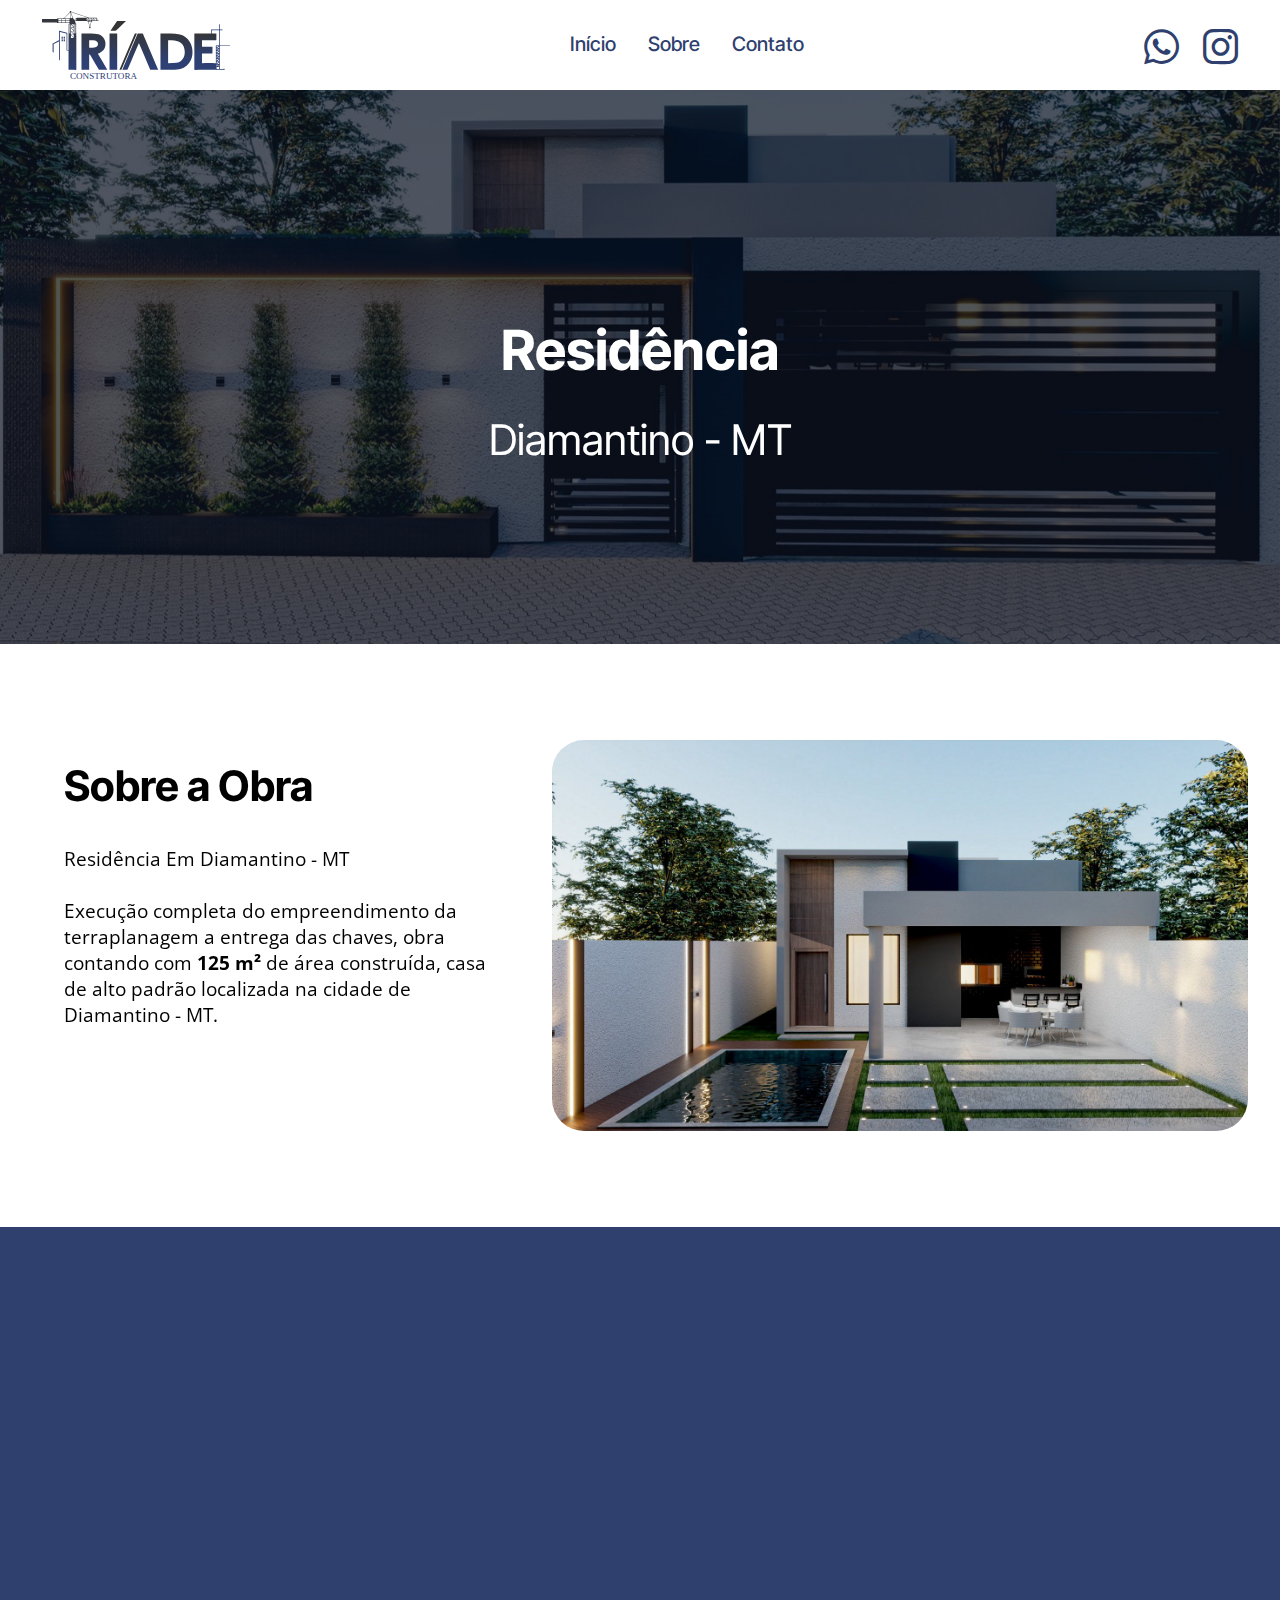
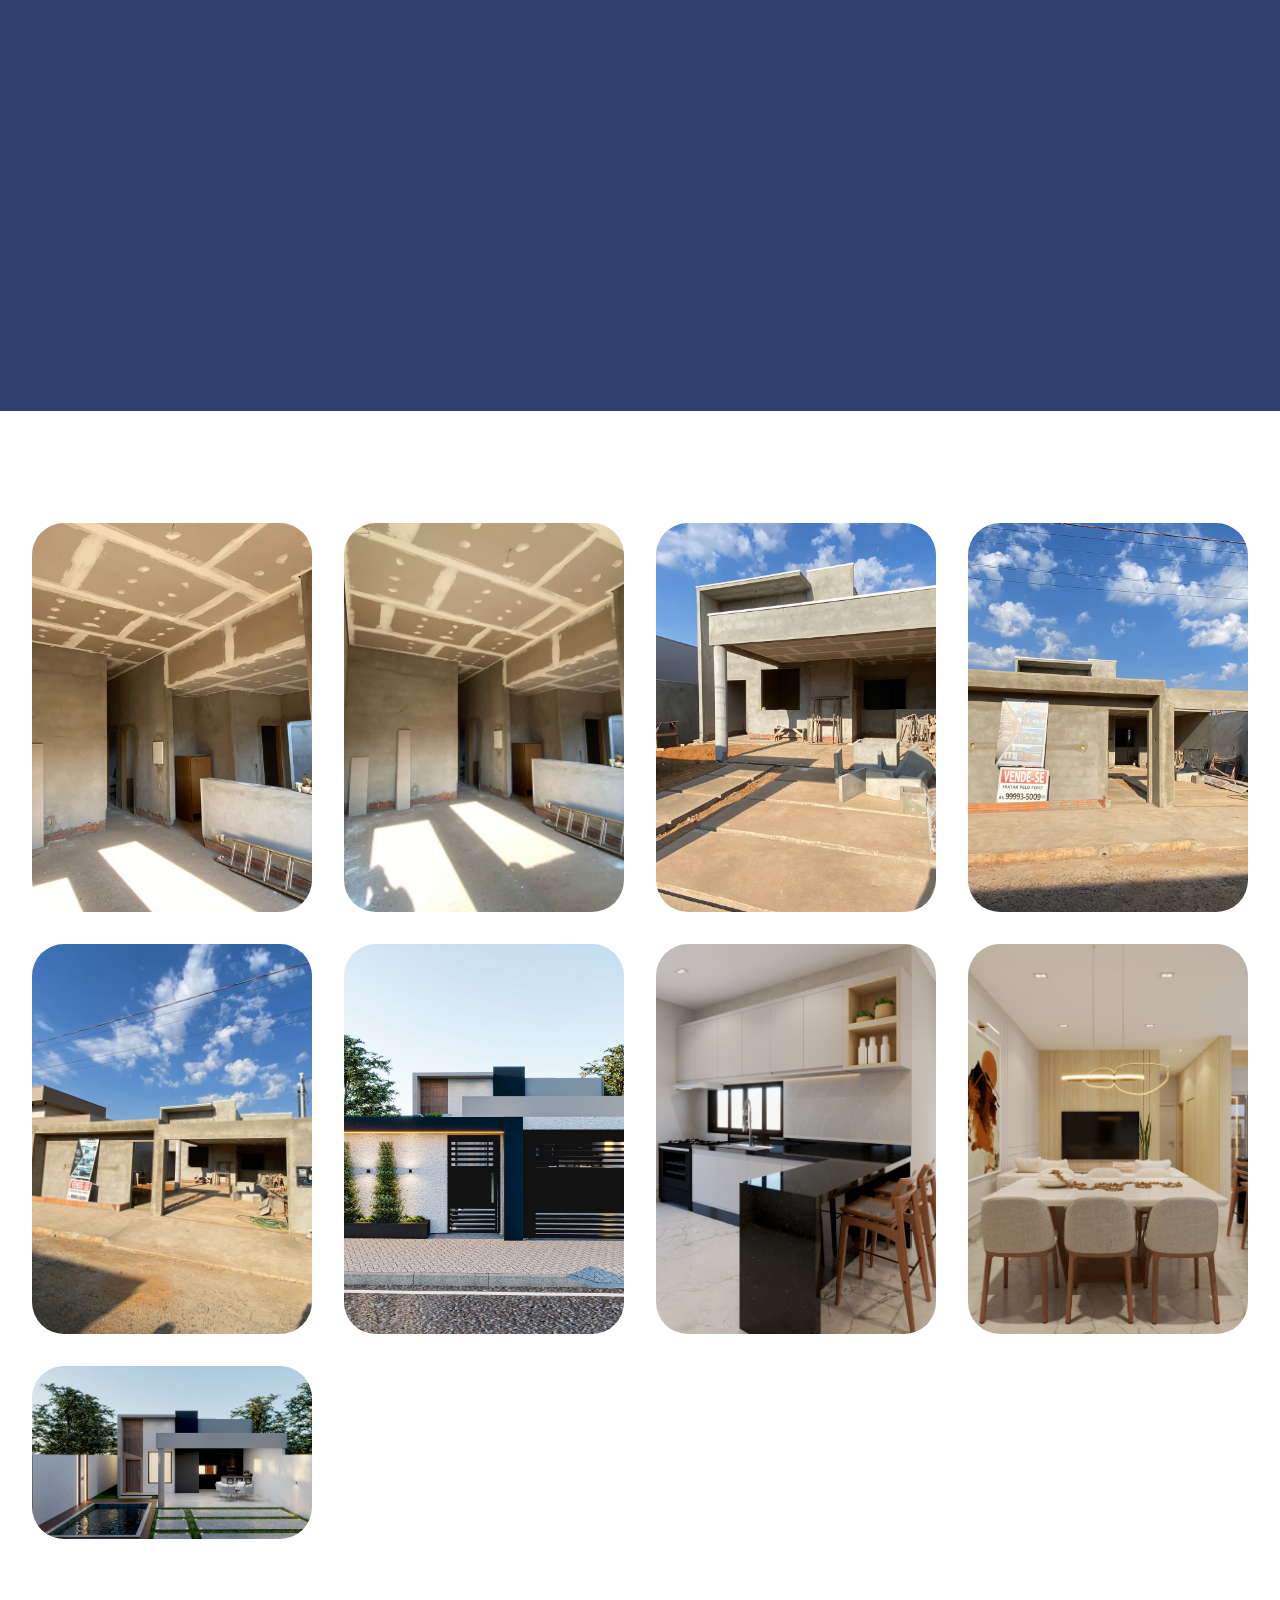
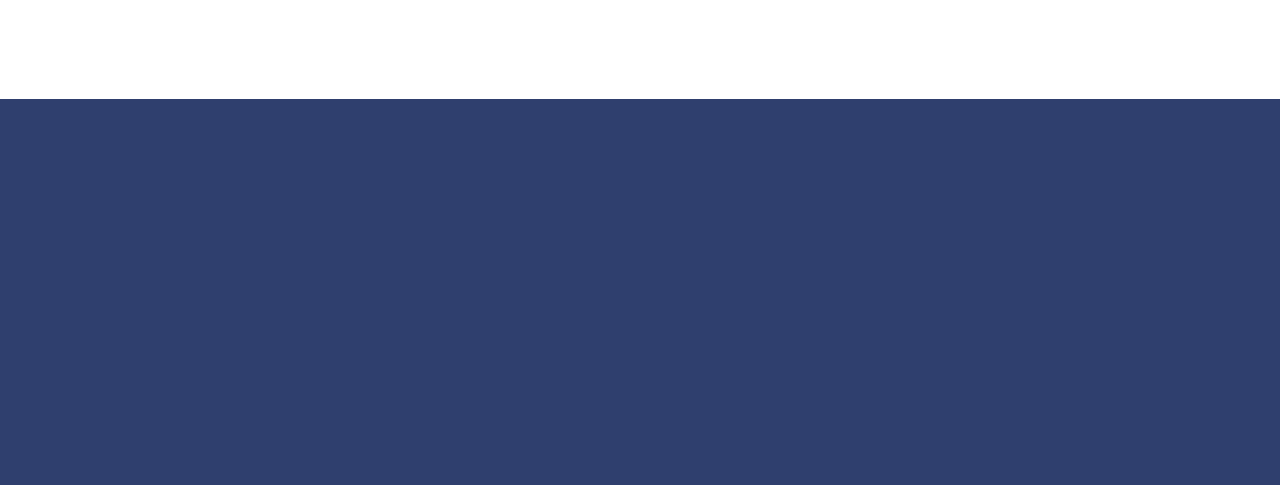
<file: residencia-diamantino.html>
<!DOCTYPE html>
<html>

<head>
    <!-- Site made with Mobirise Website Builder v5.9.18, https://mobirise.com -->
    <meta charset="UTF-8">
    <meta http-equiv="X-UA-Compatible" content="IE=edge">
    <meta name="generator" content="Mobirise v5.9.18, mobirise.com">
    <meta name="viewport" content="width=device-width, initial-scale=1, minimum-scale=1">
    <link rel="shortcut icon" href="assets/images/logo.svg" type="image/x-icon">
    <meta name="description" content="">


    <title>Residência em Diamantino</title>
    <link rel="stylesheet" href="assets/web/assets/mobirise-icons2/mobirise2.css">
    <link rel="stylesheet" href="assets/bootstrap/css/bootstrap.min.css">
    <link rel="stylesheet" href="assets/bootstrap/css/bootstrap-grid.min.css">
    <link rel="stylesheet" href="assets/bootstrap/css/bootstrap-reboot.min.css">
    <link rel="stylesheet" href="assets/parallax/jarallax.css">
    <link rel="stylesheet" href="assets/animatecss/animate.css">
    <link rel="stylesheet" href="assets/dropdown/css/style.css">
    <link rel="stylesheet" href="assets/socicon/css/styles.css">
    <link rel="stylesheet" href="assets/theme/css/style.css">
    <link rel="preload"
        href="https://fonts.googleapis.com/css?family=Inter+Tight:100,200,300,400,500,600,700,800,900,100i,200i,300i,400i,500i,600i,700i,800i,900i&display=swap"
        as="style" onload="this.onload=null;this.rel='stylesheet'">
    <noscript>
        <link rel="stylesheet"
            href="https://fonts.googleapis.com/css?family=Inter+Tight:100,200,300,400,500,600,700,800,900,100i,200i,300i,400i,500i,600i,700i,800i,900i&display=swap">
    </noscript>
    <link rel="preload"
        href="https://fonts.googleapis.com/css?family=Open+Sans:300,400,500,600,700,800,300i,400i,500i,600i,700i,800i&display=swap"
        as="style" onload="this.onload=null;this.rel='stylesheet'">
    <noscript>
        <link rel="stylesheet"
            href="https://fonts.googleapis.com/css?family=Open+Sans:300,400,500,600,700,800,300i,400i,500i,600i,700i,800i&display=swap">
    </noscript>
    <link rel="preload" as="style" href="assets/mobirise/css/mbr-additional.css?v=8FaKyk">
    <link rel="stylesheet" href="assets/mobirise/css/mbr-additional.css?v=8FaKyk" type="text/css">




</head>

<body>

    <section data-bs-version="5.1" class="menu menu6 cid-um7dM15jKU" once="menu" id="menu06-2x">


        <nav class="navbar navbar-dropdown opacityScrollOff navbar-fixed-top navbar-expand-lg">
            <div class="container">
                <div class="navbar-brand">
                    <span class="navbar-logo">

                        <a href="index.html"><img src="assets/images/logo.svg" alt="Início" style="height: 4.3rem;"></a>

                    </span>

                </div>
                <button class="navbar-toggler" type="button" data-toggle="collapse" data-bs-toggle="collapse"
                    data-target="#navbarSupportedContent" data-bs-target="#navbarSupportedContent"
                    aria-controls="navbarNavAltMarkup" aria-expanded="false" aria-label="Toggle navigation">
                    <div class="hamburger">
                        <span></span>
                        <span></span>
                        <span></span>
                        <span></span>
                    </div>
                </button>
                <div class="collapse navbar-collapse opacityScrollOff" id="navbarSupportedContent">
                    <ul class="navbar-nav nav-dropdown nav-right" data-app-modern-menu="true">
                        <li class="nav-item">
                            <a class="nav-link link text-primary display-4" href="index.html">Início</a>
                        </li>
                        <li class="nav-item">
                            <a class="nav-link link text-primary display-4" href="sobre.html"
                                aria-expanded="false">Sobre</a>
                        </li>
                        <li class="nav-item">
                            <a class="nav-link link text-primary display-4" href="contato.html">Contato</a>
                        </li>
                    </ul>
                    <div class="icons-menu">
                        <a class="iconfont-wrapper"
                            href="https://wa.me/556192914398?text=Ol%C3%A1%2C%20gostaria%20de%20conhecer%20melhor%20a%20Tr%C3%ADade%20Construtora"
                            target="_blank">
                            <span class="p-2 mbr-iconfont socicon-whatsapp socicon" style="font-size: 35px;"></span>
                        </a>
                        <a class="iconfont-wrapper"
                            href="https://www.instagram.com/triade.construtora?igsh=MWg2ZTJybzNhYmJ3bQ%3D%3D&utm_source=qr"
                            target="_blank">
                            <span class="p-2 mbr-iconfont socicon-instagram socicon" style="font-size: 35px;"></span>
                        </a>


                    </div>

                </div>
            </div>
        </nav>
    </section>

    <section data-bs-version="5.1" class="header16 cid-um7dM1hTOw mbr-parallax-background" id="header17-2y">

        <div class="mbr-overlay" style="opacity: 0.7; background-color: rgb(6, 13, 28);"></div>
        <div class="container-fluid">
            <div class="row">
                <div class="content-wrap col-12 col-md-12">
                    <h1 class="mbr-section-title mbr-fonts-style mbr-white mb-4 display-1"><strong>Residência</strong>
                    </h1>
                    <h2 class="mbr-section-subtitle mbr-fonts-style mbr-white mb-4 display-2">Diamantino - MT</h2>


                </div>
            </div>
        </div>
    </section>

    <section data-bs-version="5.1" class="start article2 cid-um7dM1rXGh" id="article02-2z">





        <div class="container-fluid">
            <div class="row justify-content-center">
                <div class="col-12 col-md-12 col-lg-7 image-wrapper">
                    <img class="w-100" src="assets/images/imagem-do-whatsapp-de-2024-08-20-s-16.37.07-f547eba1.jpg"
                        alt="">
                </div>
                <div class="col-12 col-md-12 col-lg">
                    <div class="text-wrapper align-left">
                        <h1 class="mbr-section-title mbr-fonts-style mb-4 display-2"><strong>Sobre a Obra</strong></h1>
                        <p class="mbr-text align-left mbr-fonts-style mb-4 display-7">Residência Em Diamantino -
                            MT<br><br>Execução completa do empreendimento da terraplanagem a entrega das chaves, obra
                            contando com <strong>125 m²</strong> de área construída, casa de alto padrão localizada na
                            cidade de Diamantino - MT.<br><br><br></p>

                    </div>
                </div>
            </div>
        </div>
    </section>

    <section data-bs-version="5.1" class="start article4 cid-um7dM1wAh8" id="article04-30">





        <div class="container-fluid">
            <div class="row justify-content-center">
                <div class="col-12 col-md-12 col-lg-6 image-wrapper">
                    <img class="w-100" src="assets/images/imagem-do-whatsapp-de-2024-08-20-s-16.37.08-61e34a08.jpg"
                        alt="">
                </div>
                <div class="col-12 col-md-12 col-lg">
                    <div class="text-wrapper align-left">
                        <h1 class="mbr-section-title mbr-fonts-style mb-4 display-2"><strong>Informações
                                Técnicas</strong></h1>
                        <p class="mbr-text mbr-fonts-style mb-4 display-7"><strong>Serviços prestados pela
                                Tríade:</strong> Incorporação de residência unifamiliar.
                            <br>
                            <br><strong>Data de Entrega: </strong>11/2024
                        </p>

                    </div>
                </div>
            </div>
        </div>
    </section>

    <section data-bs-version="5.1" class="gallery1 mbr-gallery cid-um7dM1Exj5" id="gallery01-31">



        <div class="container-fluid">
            <div class="row justify-content-center">
                <div class="col-12 content-head">

                </div>
            </div>

            <div class="row mbr-gallery">
                <div class="col-12 col-md-6 col-lg-3 item gallery-image active">
                    <div class="item-wrapper mb-3" data-toggle="modal" data-bs-toggle="modal"
                        data-target="#unE0ie8knU-modal" data-bs-target="#unE0ie8knU-modal">
                        <img class="w-100" src="assets/images/imagem-do-whatsapp-de-2024-08-20-s-16.37.35-624a7403.jpg"
                            alt="" data-slide-to="0" data-bs-slide-to="0" data-target="#lb-unE0ie8knU"
                            data-bs-target="#lb-unE0ie8knU">
                        <div class="icon-wrapper">
                            <span class="mobi-mbri mobi-mbri-search mbr-iconfont mbr-iconfont-btn"></span>
                        </div>
                    </div>

                </div>
                <div class="col-12 col-md-6 col-lg-3 item gallery-image active">
                    <div class="item-wrapper mb-3" data-toggle="modal" data-bs-toggle="modal"
                        data-target="#unE0ie8knU-modal" data-bs-target="#unE0ie8knU-modal">
                        <img class="w-100" src="assets/images/imagem-do-whatsapp-de-2024-08-20-s-16.37.34-a87a475b.jpg"
                            alt="" data-slide-to="1" data-bs-slide-to="1" data-target="#lb-unE0ie8knU"
                            data-bs-target="#lb-unE0ie8knU">
                        <div class="icon-wrapper">
                            <span class="mobi-mbri mobi-mbri-search mbr-iconfont mbr-iconfont-btn"></span>
                        </div>
                    </div>

                </div>
                <div class="col-12 col-md-6 col-lg-3 item gallery-image active">
                    <div class="item-wrapper mb-3" data-toggle="modal" data-bs-toggle="modal"
                        data-target="#unE0ie8knU-modal" data-bs-target="#unE0ie8knU-modal">
                        <img class="w-100" src="assets/images/imagem-do-whatsapp-de-2024-08-20-s-16.37.34-4edb7e74.jpg"
                            alt="" data-slide-to="2" data-bs-slide-to="2" data-target="#lb-unE0ie8knU"
                            data-bs-target="#lb-unE0ie8knU">
                        <div class="icon-wrapper">
                            <span class="mobi-mbri mobi-mbri-search mbr-iconfont mbr-iconfont-btn"></span>
                        </div>
                    </div>

                </div>
                <div class="col-12 col-md-6 col-lg-3 item gallery-image active">
                    <div class="item-wrapper mb-3" data-toggle="modal" data-bs-toggle="modal"
                        data-target="#unE0ie8knU-modal" data-bs-target="#unE0ie8knU-modal">
                        <img class="w-100" src="assets/images/imagem-do-whatsapp-de-2024-08-20-s-16.37.33-5febc6ae.jpg"
                            alt="" data-slide-to="3" data-bs-slide-to="3" data-target="#lb-unE0ie8knU"
                            data-bs-target="#lb-unE0ie8knU">
                        <div class="icon-wrapper">
                            <span class="mobi-mbri mobi-mbri-search mbr-iconfont mbr-iconfont-btn"></span>
                        </div>
                    </div>

                </div>
                <div class="col-12 col-md-6 col-lg-3 item gallery-image active">
                    <div class="item-wrapper mb-3" data-toggle="modal" data-bs-toggle="modal"
                        data-target="#unE0ie8knU-modal" data-bs-target="#unE0ie8knU-modal">
                        <img class="w-100" src="assets/images/imagem-do-whatsapp-de-2024-08-20-s-16.37.33-26ea6f0f.jpg"
                            alt="" data-slide-to="4" data-bs-slide-to="4" data-target="#lb-unE0ie8knU"
                            data-bs-target="#lb-unE0ie8knU">
                        <div class="icon-wrapper">
                            <span class="mobi-mbri mobi-mbri-search mbr-iconfont mbr-iconfont-btn"></span>
                        </div>
                    </div>

                </div>
                <div class="col-12 col-md-6 col-lg-3 item gallery-image active">
                    <div class="item-wrapper mb-3" data-toggle="modal" data-bs-toggle="modal"
                        data-target="#unE0ie8knU-modal" data-bs-target="#unE0ie8knU-modal">
                        <img class="w-100" src="assets/images/imagem-do-whatsapp-de-2024-08-20-s-16.37.08-e8f47d14.jpg"
                            alt="" data-slide-to="5" data-bs-slide-to="5" data-target="#lb-unE0ie8knU"
                            data-bs-target="#lb-unE0ie8knU">
                        <div class="icon-wrapper">
                            <span class="mobi-mbri mobi-mbri-search mbr-iconfont mbr-iconfont-btn"></span>
                        </div>
                    </div>

                </div>
                <div class="col-12 col-md-6 col-lg-3 item gallery-image active">
                    <div class="item-wrapper mb-3" data-toggle="modal" data-bs-toggle="modal"
                        data-target="#unE0ie8knU-modal" data-bs-target="#unE0ie8knU-modal">
                        <img class="w-100" src="assets/images/imagem-do-whatsapp-de-2024-08-20-s-16.37.08-61e34a08.jpg"
                            alt="" data-slide-to="6" data-bs-slide-to="6" data-target="#lb-unE0ie8knU"
                            data-bs-target="#lb-unE0ie8knU">
                        <div class="icon-wrapper">
                            <span class="mobi-mbri mobi-mbri-search mbr-iconfont mbr-iconfont-btn"></span>
                        </div>
                    </div>

                </div>
                <div class="col-12 col-md-6 col-lg-3 item gallery-image active">
                    <div class="item-wrapper mb-3" data-toggle="modal" data-bs-toggle="modal"
                        data-target="#unE0ie8knU-modal" data-bs-target="#unE0ie8knU-modal">
                        <img class="w-100" src="assets/images/imagem-do-whatsapp-de-2024-08-20-s-16.37.07-67e60904.jpg"
                            alt="" data-slide-to="7" data-bs-slide-to="7" data-target="#lb-unE0ie8knU"
                            data-bs-target="#lb-unE0ie8knU">
                        <div class="icon-wrapper">
                            <span class="mobi-mbri mobi-mbri-search mbr-iconfont mbr-iconfont-btn"></span>
                        </div>
                    </div>

                </div>
                <div class="col-12 col-md-6 col-lg-3 item gallery-image active">
                    <div class="item-wrapper mb-3" data-toggle="modal" data-bs-toggle="modal"
                        data-target="#unE0ie8knU-modal" data-bs-target="#unE0ie8knU-modal">
                        <img class="w-100" src="assets/images/imagem-do-whatsapp-de-2024-08-20-s-16.37.07-f547eba1.jpg"
                            alt="" data-slide-to="8" data-bs-slide-to="8" data-target="#lb-unE0ie8knU"
                            data-bs-target="#lb-unE0ie8knU">
                        <div class="icon-wrapper">
                            <span class="mobi-mbri mobi-mbri-search mbr-iconfont mbr-iconfont-btn"></span>
                        </div>
                    </div>

                </div>







            </div>

            <div class="modal mbr-slider" tabindex="-1" role="dialog" aria-hidden="true" id="unE0ie8knU-modal">
                <div class="modal-dialog" role="document">
                    <div class="modal-content">
                        <div class="modal-body">
                            <div class="carousel slide" data-pause="false" data-bs-pause="false" id="lb-unE0ie8knU"
                                data-interval="5000" data-bs-interval="5000">
                                <div class="carousel-inner">
                                    <div class="carousel-item active">
                                        <img class="d-block w-100"
                                            src="assets/images/imagem-do-whatsapp-de-2024-08-20-s-16.37.35-624a7403.jpg"
                                            alt="">
                                    </div>
                                    <div class="carousel-item">
                                        <img class="d-block w-100"
                                            src="assets/images/imagem-do-whatsapp-de-2024-08-20-s-16.37.34-a87a475b.jpg"
                                            alt="">
                                    </div>
                                    <div class="carousel-item">
                                        <img class="d-block w-100"
                                            src="assets/images/imagem-do-whatsapp-de-2024-08-20-s-16.37.34-4edb7e74.jpg"
                                            alt="">
                                    </div>
                                    <div class="carousel-item">
                                        <img class="d-block w-100"
                                            src="assets/images/imagem-do-whatsapp-de-2024-08-20-s-16.37.33-5febc6ae.jpg"
                                            alt="">
                                    </div>
                                    <div class="carousel-item">
                                        <img class="d-block w-100"
                                            src="assets/images/imagem-do-whatsapp-de-2024-08-20-s-16.37.33-26ea6f0f.jpg"
                                            alt="">
                                    </div>
                                    <div class="carousel-item">
                                        <img class="d-block w-100"
                                            src="assets/images/imagem-do-whatsapp-de-2024-08-20-s-16.37.08-e8f47d14.jpg"
                                            alt="">
                                    </div>
                                    <div class="carousel-item">
                                        <img class="d-block w-100"
                                            src="assets/images/imagem-do-whatsapp-de-2024-08-20-s-16.37.08-61e34a08.jpg"
                                            alt="">
                                    </div>
                                    <div class="carousel-item">
                                        <img class="d-block w-100"
                                            src="assets/images/imagem-do-whatsapp-de-2024-08-20-s-16.37.07-67e60904.jpg"
                                            alt="">
                                    </div>
                                    <div class="carousel-item">
                                        <img class="d-block w-100"
                                            src="assets/images/imagem-do-whatsapp-de-2024-08-20-s-16.37.07-f547eba1.jpg"
                                            alt="">
                                    </div>







                                </div>
                                <ol class="carousel-indicators">
                                    <li data-slide-to="0" data-bs-slide-to="0" class="active"
                                        data-target="#lb-unE0ie8knU" data-bs-target="#lb-unE0ie8knU"></li>
                                    <li data-slide-to="1" data-bs-slide-to="1" class="" data-target="#lb-unE0ie8knU"
                                        data-bs-target="#lb-unE0ie8knU"></li>
                                    <li data-slide-to="2" data-bs-slide-to="2" class="" data-target="#lb-unE0ie8knU"
                                        data-bs-target="#lb-unE0ie8knU"></li>
                                    <li data-slide-to="3" data-bs-slide-to="3" class="" data-target="#lb-unE0ie8knU"
                                        data-bs-target="#lb-unE0ie8knU"></li>
                                    <li data-slide-to="4" data-bs-slide-to="4" class="" data-target="#lb-unE0ie8knU"
                                        data-bs-target="#lb-unE0ie8knU"></li>
                                    <li data-slide-to="5" data-bs-slide-to="5" class="" data-target="#lb-unE0ie8knU"
                                        data-bs-target="#lb-unE0ie8knU"></li>
                                    <li data-slide-to="6" data-bs-slide-to="6" class="" data-target="#lb-unE0ie8knU"
                                        data-bs-target="#lb-unE0ie8knU"></li>
                                    <li data-slide-to="7" data-bs-slide-to="7" class="" data-target="#lb-unE0ie8knU"
                                        data-bs-target="#lb-unE0ie8knU"></li>
                                    <li data-slide-to="8" data-bs-slide-to="8" class="" data-target="#lb-unE0ie8knU"
                                        data-bs-target="#lb-unE0ie8knU"></li>







                                </ol>
                                <a role="button" href="" class="close" data-dismiss="modal" data-bs-dismiss="modal"
                                    aria-label="Close">
                                </a>
                                <a class="carousel-control-prev carousel-control" role="button" data-slide="prev"
                                    data-bs-slide="prev" href="#lb-unE0ie8knU">
                                    <span class="mobi-mbri mobi-mbri-arrow-prev" aria-hidden="true"></span>
                                    <span class="sr-only visually-hidden">Previous</span>
                                </a>
                                <a class="carousel-control-next carousel-control" role="button" data-slide="next"
                                    data-bs-slide="next" href="#lb-unE0ie8knU">
                                    <span class="mobi-mbri mobi-mbri-arrow-next" aria-hidden="true"></span>
                                    <span class="sr-only visually-hidden">Next</span>
                                </a>
                            </div>
                        </div>
                    </div>
                </div>
            </div>
        </div>
    </section>

    <section data-bs-version="5.1" class="footer3 cid-um7dM2aChv" once="footers" id="footer03-32">





        <div class="container">
            <div class="row">


                <div class="col-12 mt-4">
                    <div class="social-row">
                        <div class="soc-item">
                            <a href="https://www.instagram.com/triiade_construtora/" target="_blank">
                                <span class="mbr-iconfont display-7 socicon-instagram socicon"></span>
                            </a>
                        </div>
                        <div class="soc-item">
                            <a href="https://wa.me/556192914398?text=Ol%C3%A1%2C%20gostaria%20de%20conhecer%20melhor%20a%20Tr%C3%ADade%20Construtora"
                                target="_blank">
                                <span class="mbr-iconfont socicon-whatsapp socicon"></span>
                            </a>
                        </div>



                    </div>
                </div>
                <div class="col-12 mt-5">
                    <p class="mbr-fonts-style copyright display-7">© Copyright 2024 Tríade Construtora - Todos os
                        direitos reservados | Desenvolvido por <a href="https://paulo-henrique-phcm.github.io/"
                            class="text-white" target="_blank">Paulo Henrique</a><br></p>
                </div>
            </div>
        </div>
    </section>

    <script src="assets/bootstrap/js/bootstrap.bundle.min.js"></script>
    <script src="assets/parallax/jarallax.js"></script>
    <script src="assets/smoothscroll/smooth-scroll.js"></script>
    <script src="assets/ytplayer/index.js"></script>
    <script src="assets/dropdown/js/navbar-dropdown.js"></script>
    <script src="assets/theme/js/script.js"></script>


    <input name="animation" type="hidden">
</body>

</html>
</file>
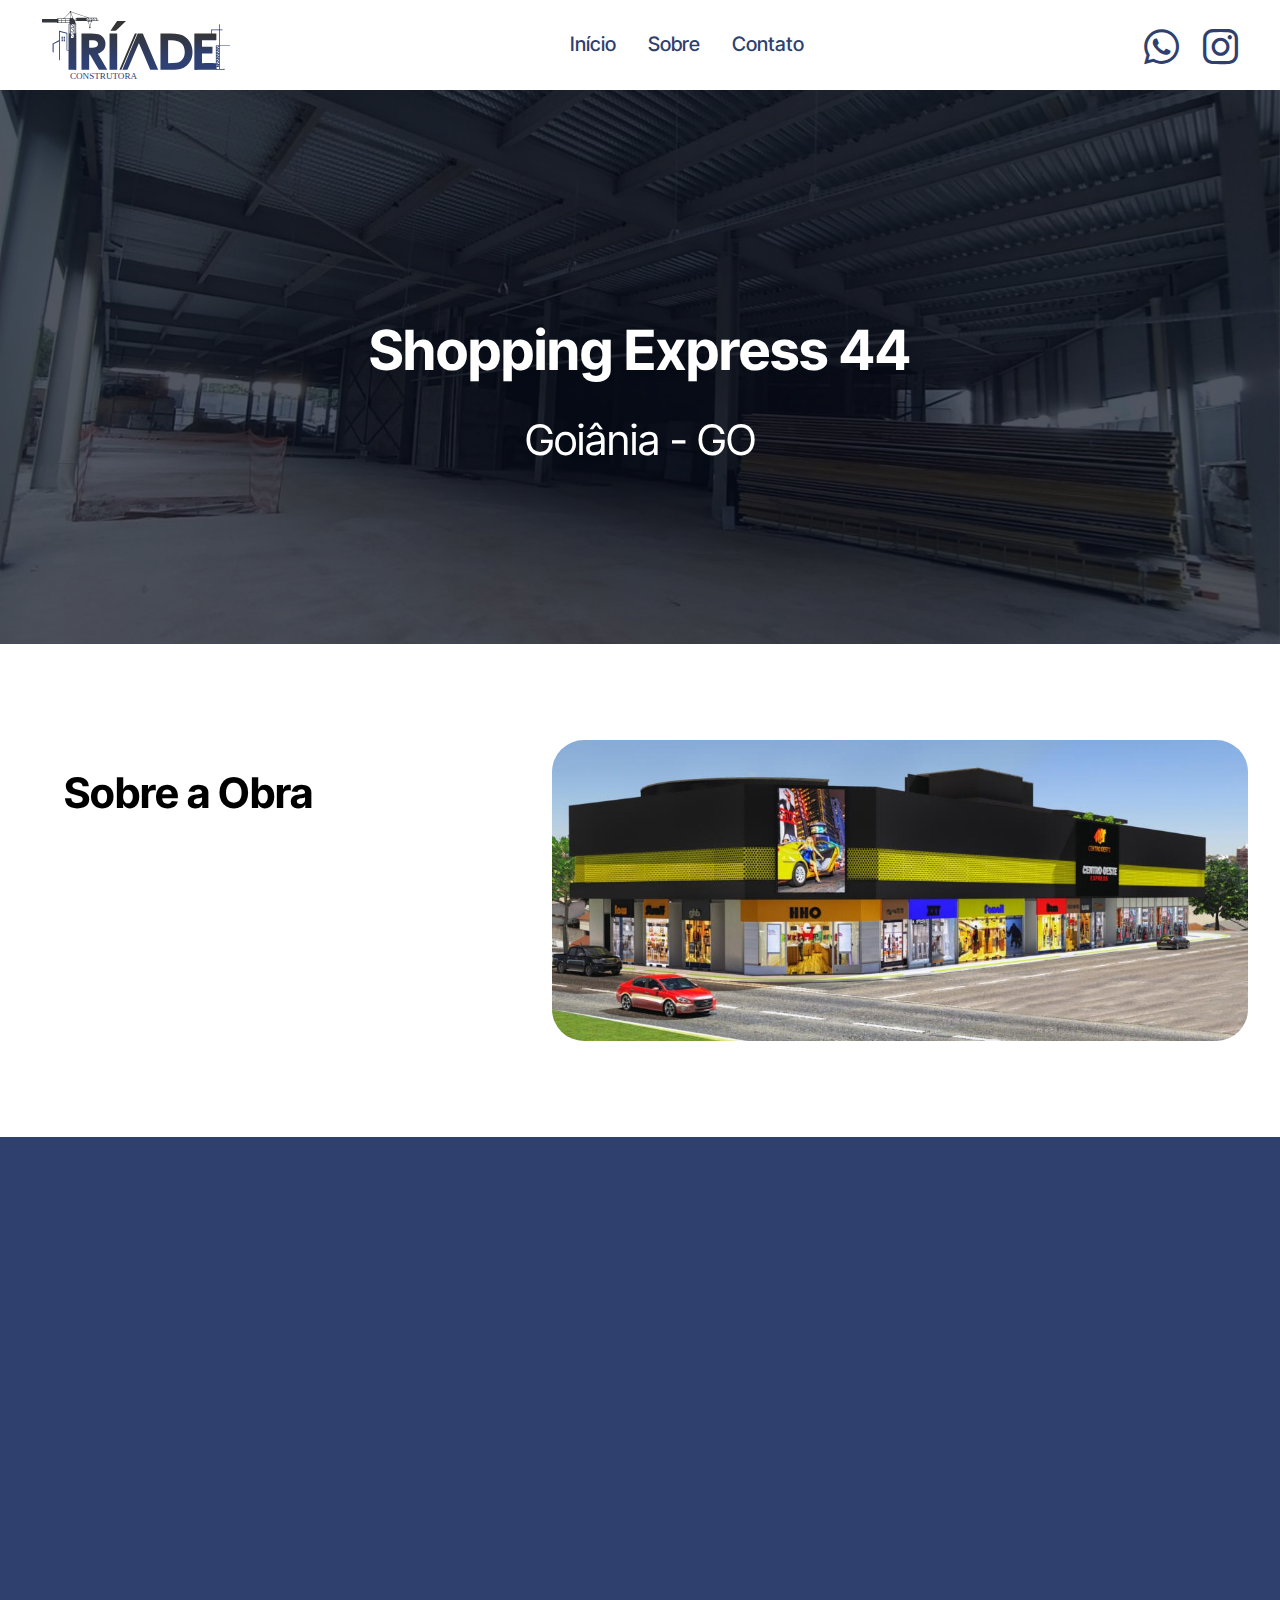
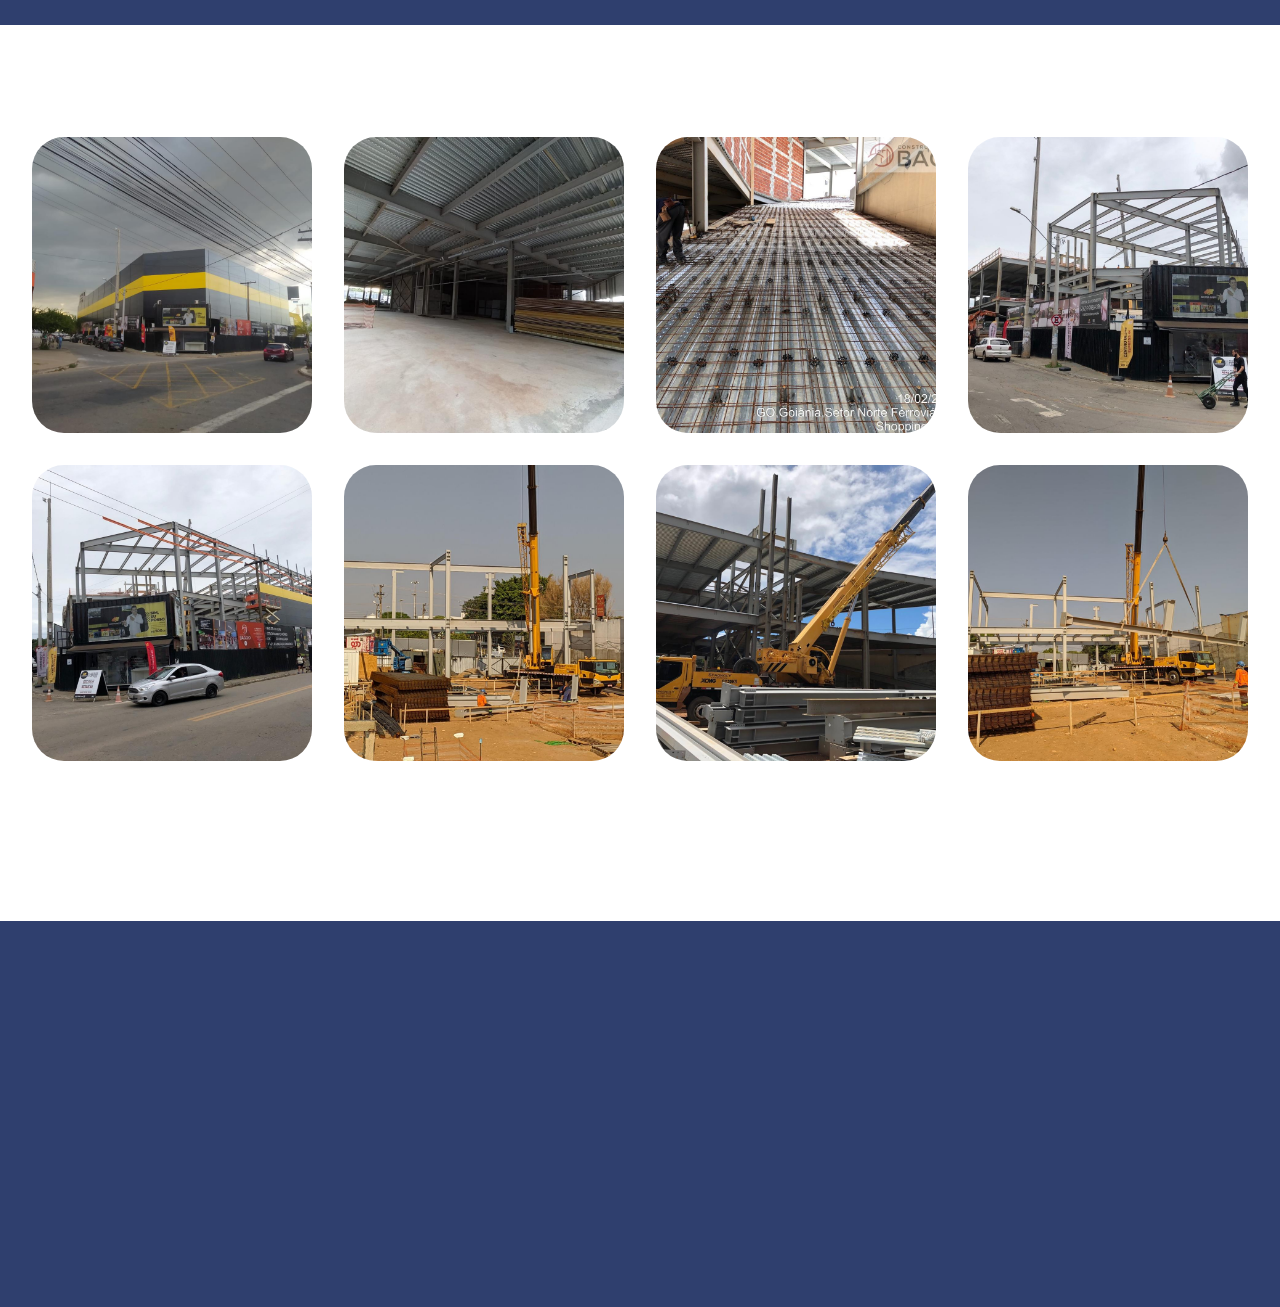
<file: shopping-express-go.html>
<!DOCTYPE html>
<html>

<head>
    <!-- Site made with Mobirise Website Builder v5.9.18, https://mobirise.com -->
    <meta charset="UTF-8">
    <meta http-equiv="X-UA-Compatible" content="IE=edge">
    <meta name="generator" content="Mobirise v5.9.18, mobirise.com">
    <meta name="viewport" content="width=device-width, initial-scale=1, minimum-scale=1">
    <link rel="shortcut icon" href="assets/images/logo.svg" type="image/x-icon">
    <meta name="description" content="">


    <title>Shopping Express 44 - GO</title>
    <link rel="stylesheet" href="assets/web/assets/mobirise-icons2/mobirise2.css">
    <link rel="stylesheet" href="assets/bootstrap/css/bootstrap.min.css">
    <link rel="stylesheet" href="assets/bootstrap/css/bootstrap-grid.min.css">
    <link rel="stylesheet" href="assets/bootstrap/css/bootstrap-reboot.min.css">
    <link rel="stylesheet" href="assets/parallax/jarallax.css">
    <link rel="stylesheet" href="assets/animatecss/animate.css">
    <link rel="stylesheet" href="assets/dropdown/css/style.css">
    <link rel="stylesheet" href="assets/socicon/css/styles.css">
    <link rel="stylesheet" href="assets/theme/css/style.css">
    <link rel="preload"
        href="https://fonts.googleapis.com/css?family=Inter+Tight:100,200,300,400,500,600,700,800,900,100i,200i,300i,400i,500i,600i,700i,800i,900i&display=swap"
        as="style" onload="this.onload=null;this.rel='stylesheet'">
    <noscript>
        <link rel="stylesheet"
            href="https://fonts.googleapis.com/css?family=Inter+Tight:100,200,300,400,500,600,700,800,900,100i,200i,300i,400i,500i,600i,700i,800i,900i&display=swap">
    </noscript>
    <link rel="preload"
        href="https://fonts.googleapis.com/css?family=Open+Sans:300,400,500,600,700,800,300i,400i,500i,600i,700i,800i&display=swap"
        as="style" onload="this.onload=null;this.rel='stylesheet'">
    <noscript>
        <link rel="stylesheet"
            href="https://fonts.googleapis.com/css?family=Open+Sans:300,400,500,600,700,800,300i,400i,500i,600i,700i,800i&display=swap">
    </noscript>
    <link rel="preload" as="style" href="assets/mobirise/css/mbr-additional.css?v=3YdSVP">
    <link rel="stylesheet" href="assets/mobirise/css/mbr-additional.css?v=3YdSVP" type="text/css">




</head>

<body>

    <section data-bs-version="5.1" class="menu menu6 cid-ukw1Ku9VsY" once="menu" id="menu06-1b">


        <nav class="navbar navbar-dropdown opacityScrollOff navbar-fixed-top navbar-expand-lg">
            <div class="container">
                <div class="navbar-brand">
                    <span class="navbar-logo">

                        <a href="index.html"><img src="assets/images/logo.svg" alt="Início" style="height: 4.3rem;"></a>

                    </span>

                </div>
                <button class="navbar-toggler" type="button" data-toggle="collapse" data-bs-toggle="collapse"
                    data-target="#navbarSupportedContent" data-bs-target="#navbarSupportedContent"
                    aria-controls="navbarNavAltMarkup" aria-expanded="false" aria-label="Toggle navigation">
                    <div class="hamburger">
                        <span></span>
                        <span></span>
                        <span></span>
                        <span></span>
                    </div>
                </button>
                <div class="collapse navbar-collapse opacityScrollOff" id="navbarSupportedContent">
                    <ul class="navbar-nav nav-dropdown nav-right" data-app-modern-menu="true">
                        <li class="nav-item">
                            <a class="nav-link link text-primary display-4" href="index.html">Início</a>
                        </li>
                        <li class="nav-item">
                            <a class="nav-link link text-primary display-4" href="sobre.html"
                                aria-expanded="false">Sobre</a>
                        </li>
                        <li class="nav-item">
                            <a class="nav-link link text-primary display-4" href="contato.html">Contato</a>
                        </li>
                    </ul>
                    <div class="icons-menu">
                        <a class="iconfont-wrapper"
                            href="https://wa.me/556192914398?text=Ol%C3%A1%2C%20gostaria%20de%20conhecer%20melhor%20a%20Tr%C3%ADade%20Construtora"
                            target="_blank">
                            <span class="p-2 mbr-iconfont socicon-whatsapp socicon" style="font-size: 35px;"></span>
                        </a>
                        <a class="iconfont-wrapper"
                            href="https://www.instagram.com/triade.construtora?igsh=MWg2ZTJybzNhYmJ3bQ%3D%3D&utm_source=qr"
                            target="_blank">
                            <span class="p-2 mbr-iconfont socicon-instagram socicon" style="font-size: 35px;"></span>
                        </a>


                    </div>

                </div>
            </div>
        </nav>
    </section>

    <section data-bs-version="5.1" class="header16 cid-ulky4by2xj mbr-parallax-background" id="header17-1e">

        <div class="mbr-overlay" style="opacity: 0.7; background-color: rgb(6, 13, 28);"></div>
        <div class="container-fluid">
            <div class="row">
                <div class="content-wrap col-12 col-md-12">
                    <h1 class="mbr-section-title mbr-fonts-style mbr-white mb-4 display-1"><strong>Shopping Express
                            44</strong></h1>
                    <h2 class="mbr-section-subtitle mbr-fonts-style mbr-white mb-4 display-2">Goiânia - GO</h2>


                </div>
            </div>
        </div>
    </section>

    <section data-bs-version="5.1" class="start article2 cid-ullFGM3O7g" id="article02-1p">





        <div class="container-fluid">
            <div class="row justify-content-center">
                <div class="col-12 col-md-12 col-lg-7 image-wrapper">
                    <img class="w-100" src="assets/images/imagem-do-whatsapp-de-2024-08-13-s-09.07.35-0c9cba6b.jpg"
                        alt="">
                </div>
                <div class="col-12 col-md-12 col-lg">
                    <div class="text-wrapper align-left">
                        <h1 class="mbr-section-title mbr-fonts-style mb-4 display-2"><strong>Sobre a Obra</strong></h1>
                        <p class="mbr-text align-left mbr-fonts-style mb-4 display-7">Execução completa do
                            empreendimento da terraplanagem a entrega das chaves, obra contando com <strong>6.000 m²
                            </strong>de área construída, em estrutura metálica e mais <strong>3.000 m² </strong>de
                            estacionamento.<br></p>

                    </div>
                </div>
            </div>
        </div>
    </section>

    <section data-bs-version="5.1" class="start article4 cid-ullG6BmPKf" id="article04-1q">





        <div class="container-fluid">
            <div class="row justify-content-center">
                <div class="col-12 col-md-12 col-lg-6 image-wrapper">
                    <img class="w-100" src="assets/images/img-20240804-wa0047.jpeg" alt="">
                </div>
                <div class="col-12 col-md-12 col-lg">
                    <div class="text-wrapper align-left">
                        <h1 class="mbr-section-title mbr-fonts-style mb-4 display-2"><strong>Informações
                                Técnicas</strong></h1>
                        <p class="mbr-text mbr-fonts-style mb-4 display-7"><strong>Cliente:</strong> Centro comercial
                            Express 44
                            <br>
                            <br><strong>Serviços prestados pela Tríade:</strong> Contrato de gerenciamento para a
                            construtora Baggio
                            <br>
                            <br><strong>Data de Entrega: </strong>08/2022
                        </p>

                    </div>
                </div>
            </div>
        </div>
    </section>

    <section data-bs-version="5.1" class="gallery1 mbr-gallery cid-ullEtFSGHq" id="gallery01-1m">



        <div class="container-fluid">
            <div class="row justify-content-center">
                <div class="col-12 content-head">

                </div>
            </div>

            <div class="row mbr-gallery">
                <div class="col-12 col-md-6 col-lg-3 item gallery-image">
                    <div class="item-wrapper mb-3" data-toggle="modal" data-bs-toggle="modal"
                        data-target="#unE0hrAILu-modal" data-bs-target="#unE0hrAILu-modal">
                        <img class="w-100" src="assets/images/img-20240804-wa0047.jpg" alt="" data-slide-to="0"
                            data-bs-slide-to="0" data-target="#lb-unE0hrAILu" data-bs-target="#lb-unE0hrAILu">
                        <div class="icon-wrapper">
                            <span class="mobi-mbri mobi-mbri-search mbr-iconfont mbr-iconfont-btn"></span>
                        </div>
                    </div>

                </div>
                <div class="col-12 col-md-6 col-lg-3 item gallery-image">
                    <div class="item-wrapper mb-3" data-toggle="modal" data-bs-toggle="modal"
                        data-target="#unE0hrAILu-modal" data-bs-target="#unE0hrAILu-modal">
                        <img class="w-100" src="assets/images/img-20240804-wa0046.jpg" alt="" data-slide-to="1"
                            data-bs-slide-to="1" data-target="#lb-unE0hrAILu" data-bs-target="#lb-unE0hrAILu">
                        <div class="icon-wrapper">
                            <span class="mobi-mbri mobi-mbri-search mbr-iconfont mbr-iconfont-btn"></span>
                        </div>
                    </div>

                </div>
                <div class="col-12 col-md-6 col-lg-3 item gallery-image">
                    <div class="item-wrapper mb-3" data-toggle="modal" data-bs-toggle="modal"
                        data-target="#unE0hrAILu-modal" data-bs-target="#unE0hrAILu-modal">
                        <img class="w-100" src="assets/images/img-20240804-wa0044.jpg" alt="" data-slide-to="2"
                            data-bs-slide-to="2" data-target="#lb-unE0hrAILu" data-bs-target="#lb-unE0hrAILu">
                        <div class="icon-wrapper">
                            <span class="mobi-mbri mobi-mbri-search mbr-iconfont mbr-iconfont-btn"></span>
                        </div>
                    </div>

                </div>
                <div class="col-12 col-md-6 col-lg-3 item gallery-image">
                    <div class="item-wrapper mb-3" data-toggle="modal" data-bs-toggle="modal"
                        data-target="#unE0hrAILu-modal" data-bs-target="#unE0hrAILu-modal">
                        <img class="w-100" src="assets/images/img-20240804-wa0043.jpeg" alt="" data-slide-to="3"
                            data-bs-slide-to="3" data-target="#lb-unE0hrAILu" data-bs-target="#lb-unE0hrAILu">
                        <div class="icon-wrapper">
                            <span class="mobi-mbri mobi-mbri-search mbr-iconfont mbr-iconfont-btn"></span>
                        </div>
                    </div>

                </div>
                <div class="col-12 col-md-6 col-lg-3 item gallery-image">
                    <div class="item-wrapper mb-3" data-toggle="modal" data-bs-toggle="modal"
                        data-target="#unE0hrAILu-modal" data-bs-target="#unE0hrAILu-modal">
                        <img class="w-100" src="assets/images/img-20240804-wa0042.jpeg" alt="" data-slide-to="4"
                            data-bs-slide-to="4" data-target="#lb-unE0hrAILu" data-bs-target="#lb-unE0hrAILu">
                        <div class="icon-wrapper">
                            <span class="mobi-mbri mobi-mbri-search mbr-iconfont mbr-iconfont-btn"></span>
                        </div>
                    </div>

                </div>
                <div class="col-12 col-md-6 col-lg-3 item gallery-image">
                    <div class="item-wrapper mb-3" data-toggle="modal" data-bs-toggle="modal"
                        data-target="#unE0hrAILu-modal" data-bs-target="#unE0hrAILu-modal">
                        <img class="w-100" src="assets/images/img-20240804-wa0041.jpg" alt="" data-slide-to="5"
                            data-bs-slide-to="5" data-target="#lb-unE0hrAILu" data-bs-target="#lb-unE0hrAILu">
                        <div class="icon-wrapper">
                            <span class="mobi-mbri mobi-mbri-search mbr-iconfont mbr-iconfont-btn"></span>
                        </div>
                    </div>

                </div>
                <div class="col-12 col-md-6 col-lg-3 item gallery-image">
                    <div class="item-wrapper mb-3" data-toggle="modal" data-bs-toggle="modal"
                        data-target="#unE0hrAILu-modal" data-bs-target="#unE0hrAILu-modal">
                        <img class="w-100" src="assets/images/img-20240804-wa0040.jpg" alt="" data-slide-to="6"
                            data-bs-slide-to="6" data-target="#lb-unE0hrAILu" data-bs-target="#lb-unE0hrAILu">
                        <div class="icon-wrapper">
                            <span class="mobi-mbri mobi-mbri-search mbr-iconfont mbr-iconfont-btn"></span>
                        </div>
                    </div>

                </div>
                <div class="col-12 col-md-6 col-lg-3 item gallery-image">
                    <div class="item-wrapper mb-3" data-toggle="modal" data-bs-toggle="modal"
                        data-target="#unE0hrAILu-modal" data-bs-target="#unE0hrAILu-modal">
                        <img class="w-100" src="assets/images/img-20240804-wa0038.jpg" alt="" data-slide-to="7"
                            data-bs-slide-to="7" data-target="#lb-unE0hrAILu" data-bs-target="#lb-unE0hrAILu">
                        <div class="icon-wrapper">
                            <span class="mobi-mbri mobi-mbri-search mbr-iconfont mbr-iconfont-btn"></span>
                        </div>
                    </div>

                </div>






            </div>

            <div class="modal mbr-slider" tabindex="-1" role="dialog" aria-hidden="true" id="unE0hrAILu-modal">
                <div class="modal-dialog" role="document">
                    <div class="modal-content">
                        <div class="modal-body">
                            <div class="carousel slide" data-pause="false" data-bs-pause="false" id="lb-unE0hrAILu"
                                data-interval="5000" data-bs-interval="5000">
                                <div class="carousel-inner">
                                    <div class="carousel-item active">
                                        <img class="d-block w-100" src="assets/images/img-20240804-wa0047.jpg"
                                            alt="">
                                    </div>
                                    <div class="carousel-item">
                                        <img class="d-block w-100" src="assets/images/img-20240804-wa0046.jpg"
                                            alt="">
                                    </div>
                                    <div class="carousel-item">
                                        <img class="d-block w-100" src="assets/images/img-20240804-wa0044.jpg"
                                            alt="">
                                    </div>
                                    <div class="carousel-item">
                                        <img class="d-block w-100" src="assets/images/img-20240804-wa0043.jpeg"
                                            alt="">
                                    </div>
                                    <div class="carousel-item">
                                        <img class="d-block w-100" src="assets/images/img-20240804-wa0042.jpeg"
                                            alt="">
                                    </div>
                                    <div class="carousel-item">
                                        <img class="d-block w-100" src="assets/images/img-20240804-wa0041.jpg"
                                            alt="">
                                    </div>
                                    <div class="carousel-item">
                                        <img class="d-block w-100" src="assets/images/img-20240804-wa0040.jpg"
                                            alt="">
                                    </div>
                                    <div class="carousel-item">
                                        <img class="d-block w-100" src="assets/images/img-20240804-wa0038.jpg"
                                            alt="">
                                    </div>






                                </div>
                                <ol class="carousel-indicators">
                                    <li data-slide-to="0" data-bs-slide-to="0" class="active"
                                        data-target="#lb-unE0hrAILu" data-bs-target="#lb-unE0hrAILu"></li>
                                    <li data-slide-to="1" data-bs-slide-to="1" data-target="#lb-unE0hrAILu"
                                        data-bs-target="#lb-unE0hrAILu"></li>
                                    <li data-slide-to="2" data-bs-slide-to="2" data-target="#lb-unE0hrAILu"
                                        data-bs-target="#lb-unE0hrAILu"></li>
                                    <li data-slide-to="3" data-bs-slide-to="3" data-target="#lb-unE0hrAILu"
                                        data-bs-target="#lb-unE0hrAILu"></li>
                                    <li data-slide-to="4" data-bs-slide-to="4" data-target="#lb-unE0hrAILu"
                                        data-bs-target="#lb-unE0hrAILu"></li>
                                    <li data-slide-to="5" data-bs-slide-to="5" data-target="#lb-unE0hrAILu"
                                        data-bs-target="#lb-unE0hrAILu"></li>
                                    <li data-slide-to="6" data-bs-slide-to="6" data-target="#lb-unE0hrAILu"
                                        data-bs-target="#lb-unE0hrAILu"></li>
                                    <li data-slide-to="7" data-bs-slide-to="7" data-target="#lb-unE0hrAILu"
                                        data-bs-target="#lb-unE0hrAILu"></li>






                                </ol>
                                <a role="button" href="" class="close" data-dismiss="modal" data-bs-dismiss="modal"
                                    aria-label="Close">
                                </a>
                                <a class="carousel-control-prev carousel-control" role="button" data-slide="prev"
                                    data-bs-slide="prev" href="#lb-unE0hrAILu">
                                    <span class="mobi-mbri mobi-mbri-arrow-prev" aria-hidden="true"></span>
                                    <span class="sr-only visually-hidden">Previous</span>
                                </a>
                                <a class="carousel-control-next carousel-control" role="button" data-slide="next"
                                    data-bs-slide="next" href="#lb-unE0hrAILu">
                                    <span class="mobi-mbri mobi-mbri-arrow-next" aria-hidden="true"></span>
                                    <span class="sr-only visually-hidden">Next</span>
                                </a>
                            </div>
                        </div>
                    </div>
                </div>
            </div>
        </div>
    </section>

    <section data-bs-version="5.1" class="footer3 cid-ukxeJpgvey" once="footers" id="footer03-1c">





        <div class="container">
            <div class="row">


                <div class="col-12 mt-4">
                    <div class="social-row">
                        <div class="soc-item">
                            <a href="https://www.instagram.com/triiade_construtora/" target="_blank">
                                <span class="mbr-iconfont display-7 socicon-instagram socicon"></span>
                            </a>
                        </div>
                        <div class="soc-item">
                            <a href="https://wa.me/556192914398?text=Ol%C3%A1%2C%20gostaria%20de%20conhecer%20melhor%20a%20Tr%C3%ADade%20Construtora"
                                target="_blank">
                                <span class="mbr-iconfont socicon-whatsapp socicon"></span>
                            </a>
                        </div>



                    </div>
                </div>
                <div class="col-12 mt-5">
                    <p class="mbr-fonts-style copyright display-7">© Copyright 2024 Tríade Construtora - Todos os
                        direitos reservados | Desenvolvido por <a href="https://paulo-henrique-phcm.github.io/"
                            class="text-white" target="_blank">Paulo Henrique</a><br></p>
                </div>
            </div>
        </div>
    </section>

    <script src="assets/bootstrap/js/bootstrap.bundle.min.js"></script>
    <script src="assets/parallax/jarallax.js"></script>
    <script src="assets/smoothscroll/smooth-scroll.js"></script>
    <script src="assets/ytplayer/index.js"></script>
    <script src="assets/dropdown/js/navbar-dropdown.js"></script>
    <script src="assets/theme/js/script.js"></script>


    <input name="animation" type="hidden">
</body>

</html>
</file>
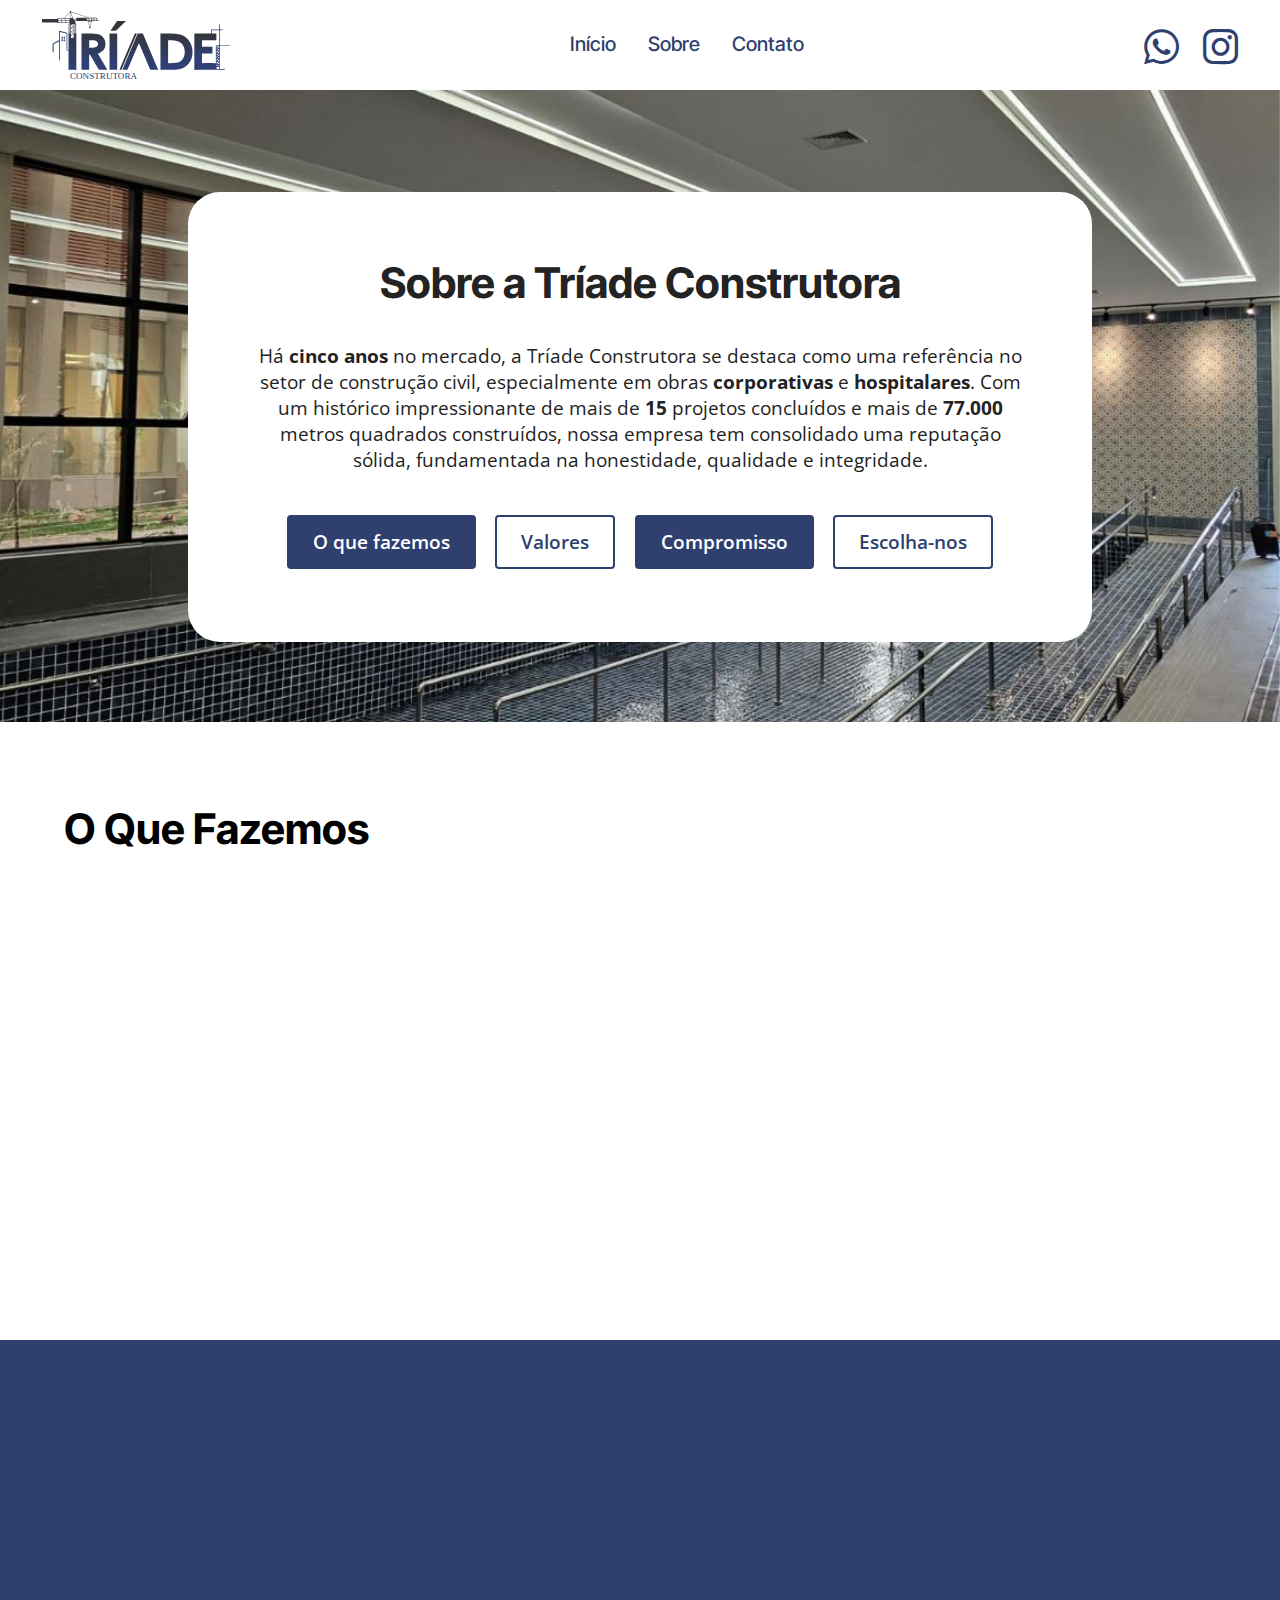
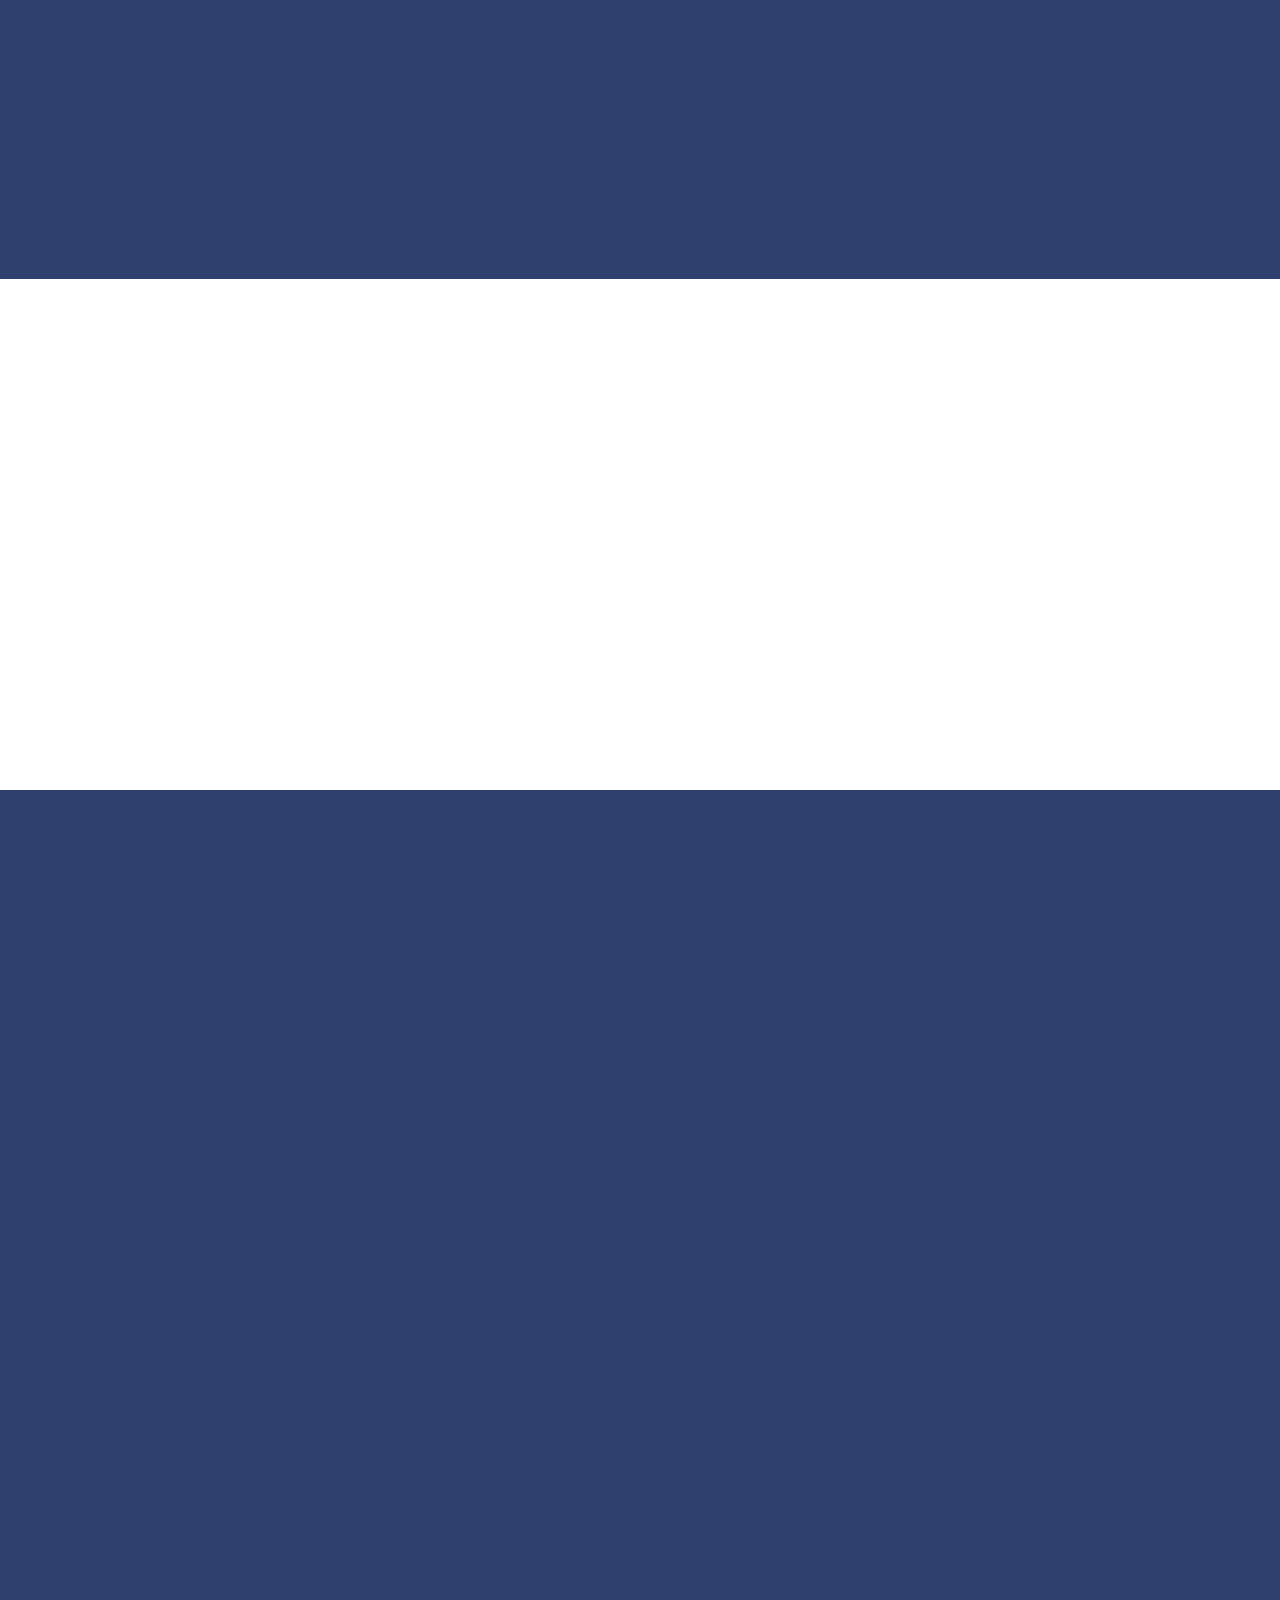
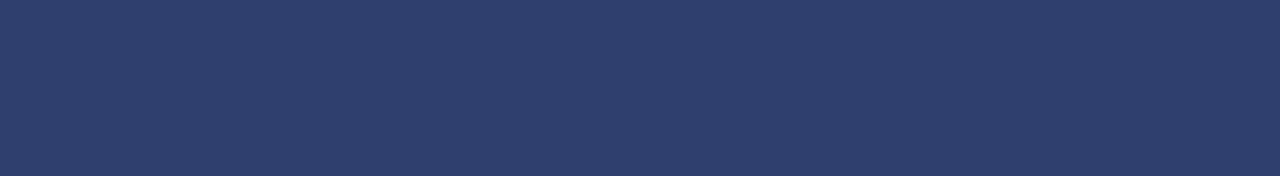
<file: sobre.html>
<!DOCTYPE html>
<html>

<head>
	<!-- Site made with Mobirise Website Builder v5.9.18, https://mobirise.com -->
	<meta charset="UTF-8">
	<meta http-equiv="X-UA-Compatible" content="IE=edge">
	<meta name="generator" content="Mobirise v5.9.18, mobirise.com">
	<meta name="viewport" content="width=device-width, initial-scale=1, minimum-scale=1">
	<link rel="shortcut icon" href="assets/images/logo.svg" type="image/x-icon">
	<meta name="description" content="">


	<title>Sobre</title>
	<link rel="stylesheet" href="assets/web/assets/mobirise-icons2/mobirise2.css">
	<link rel="stylesheet" href="assets/bootstrap/css/bootstrap.min.css">
	<link rel="stylesheet" href="assets/bootstrap/css/bootstrap-grid.min.css">
	<link rel="stylesheet" href="assets/bootstrap/css/bootstrap-reboot.min.css">
	<link rel="stylesheet" href="assets/parallax/jarallax.css">
	<link rel="stylesheet" href="assets/animatecss/animate.css">
	<link rel="stylesheet" href="assets/dropdown/css/style.css">
	<link rel="stylesheet" href="assets/socicon/css/styles.css">
	<link rel="stylesheet" href="assets/theme/css/style.css">
	<link rel="preload"
		href="https://fonts.googleapis.com/css?family=Inter+Tight:100,200,300,400,500,600,700,800,900,100i,200i,300i,400i,500i,600i,700i,800i,900i&display=swap"
		as="style" onload="this.onload=null;this.rel='stylesheet'">
	<noscript>
		<link rel="stylesheet"
			href="https://fonts.googleapis.com/css?family=Inter+Tight:100,200,300,400,500,600,700,800,900,100i,200i,300i,400i,500i,600i,700i,800i,900i&display=swap">
	</noscript>
	<link rel="preload"
		href="https://fonts.googleapis.com/css?family=Open+Sans:300,400,500,600,700,800,300i,400i,500i,600i,700i,800i&display=swap"
		as="style" onload="this.onload=null;this.rel='stylesheet'">
	<noscript>
		<link rel="stylesheet"
			href="https://fonts.googleapis.com/css?family=Open+Sans:300,400,500,600,700,800,300i,400i,500i,600i,700i,800i&display=swap">
	</noscript>
	<link rel="preload" as="style" href="assets/mobirise/css/mbr-additional.css?v=Osps4s">
	<link rel="stylesheet" href="assets/mobirise/css/mbr-additional.css?v=Osps4s" type="text/css">




</head>

<body>

	<section data-bs-version="5.1" class="menu menu6 cid-ukw1Ku9VsY" once="menu" id="menu06-h">


		<nav class="navbar navbar-dropdown opacityScrollOff navbar-fixed-top navbar-expand-lg">
			<div class="container">
				<div class="navbar-brand">
					<span class="navbar-logo">

						<a href="index.html"><img src="assets/images/logo.svg" alt="Início" style="height: 4.3rem;"></a>

					</span>

				</div>
				<button class="navbar-toggler" type="button" data-toggle="collapse" data-bs-toggle="collapse"
					data-target="#navbarSupportedContent" data-bs-target="#navbarSupportedContent"
					aria-controls="navbarNavAltMarkup" aria-expanded="false" aria-label="Toggle navigation">
					<div class="hamburger">
						<span></span>
						<span></span>
						<span></span>
						<span></span>
					</div>
				</button>
				<div class="collapse navbar-collapse opacityScrollOff" id="navbarSupportedContent">
					<ul class="navbar-nav nav-dropdown nav-right" data-app-modern-menu="true">
						<li class="nav-item">
							<a class="nav-link link text-primary display-4" href="index.html">Início</a>
						</li>
						<li class="nav-item">
							<a class="nav-link link text-primary display-4" href="sobre.html"
								aria-expanded="false">Sobre</a>
						</li>
						<li class="nav-item">
							<a class="nav-link link text-primary display-4" href="contato.html">Contato</a>
						</li>
					</ul>
					<div class="icons-menu">
						<a class="iconfont-wrapper"
							href="https://wa.me/556192914398?text=Ol%C3%A1%2C%20gostaria%20de%20conhecer%20melhor%20a%20Tr%C3%ADade%20Construtora"
							target="_blank">
							<span class="p-2 mbr-iconfont socicon-whatsapp socicon" style="font-size: 35px;"></span>
						</a>
						<a class="iconfont-wrapper"
							href="https://www.instagram.com/triade.construtora?igsh=MWg2ZTJybzNhYmJ3bQ%3D%3D&utm_source=qr"
							target="_blank">
							<span class="p-2 mbr-iconfont socicon-instagram socicon" style="font-size: 35px;"></span>
						</a>


					</div>

				</div>
			</div>
		</nav>
	</section>

	<section data-bs-version="5.1" class="header14 cid-ukwwf0qiXd mbr-parallax-background" id="header14-i">




		<div class="container-fluid">
			<div class="row justify-content-center">
				<div class="card col-12 col-md-12 col-lg-9">
					<div class="card-wrapper">
						<div class="card-box align-center">
							<h1 class="card-title mbr-fonts-style mb-4 display-2"><strong>Sobre a Tríade
									Construtora</strong></h1>
							<p class="mbr-text mbr-fonts-style mb-4 display-7">Há <strong>cinco anos</strong> no
								mercado, a Tríade Construtora se destaca como uma referência no setor de construção
								civil, especialmente em obras <strong>corporativas </strong>e
								<strong>hospitalares</strong>. Com um histórico impressionante de mais de <strong>15
								</strong>projetos concluídos e mais de <strong>77.000</strong> metros quadrados
								construídos, nossa empresa tem consolidado uma reputação sólida, fundamentada na
								honestidade, qualidade e integridade.<br></p>
							<div class="mbr-section-btn mt-4"><a class="btn btn-primary display-7"
									href="sobre.html#article04-j">O que fazemos</a> <a
									class="btn btn-primary-outline display-7" href="sobre.html#article02-k">Valores</a>
								<a class="btn btn-primary display-7" href="sobre.html#article04-m">Compromisso</a> <a
									class="btn btn-primary-outline display-7"
									href="sobre.html#article02-n">Escolha-nos</a></div>
						</div>
					</div>
				</div>
			</div>
		</div>
	</section>

	<section data-bs-version="5.1" class="start article4 cid-ukwwre0Ygg" id="article04-j">





		<div class="container">
			<div class="row justify-content-center">
				<div class="col-12 col-md-12 col-lg-4 image-wrapper">
					<img class="w-100" src="assets/images/img-20240804-wa0123.jpg" alt="Sicredi">
				</div>
				<div class="col-12 col-md-12 col-lg">
					<div class="text-wrapper align-left">
						<h1 class="mbr-section-title mbr-fonts-style mb-4 display-2"><strong>O Que Fazemos</strong></h1>
						<p class="mbr-text mbr-fonts-style mb-4 display-7">Na Tríade Construtora, nosso compromisso vai
							além da simples construção. Nos especializamos em empreendimentos corporativos e
							hospitalares, áreas que exigem um alto nível de precisão e confiabilidade. Nossos projetos
							são executados com o máximo rigor técnico e atenção aos detalhes, garantindo que cada
							construção atenda aos mais exigentes padrões de qualidade e funcionalidade.<br><br>Além de
							nossa expertise em obras corporativas e hospitalares, também atuamos no mercado residencial
							por meio de incorporações, oferecendo soluções que unem inovação e eficiência para atender
							às necessidades dos nossos clientes. Seja na criação de ambientes corporativos modernos e
							eficientes ou na realização de projetos residenciais personalizados, nosso foco é sempre
							entregar resultados que superem as expectativas.<br></p>

					</div>
				</div>
			</div>
		</div>
	</section>

	<section data-bs-version="5.1" class="start article2 cid-ukwwrEb2B4" id="article02-k">





		<div class="container">
			<div class="row justify-content-center">
				<div class="col-12 col-md-12 col-lg-4 image-wrapper">
					<img class="w-100" src="assets/images/img-20240804-wa0086-1.jpeg" alt="">
				</div>
				<div class="col-12 col-md-12 col-lg">
					<div class="text-wrapper align-left">
						<h1 class="mbr-section-title mbr-fonts-style mb-4 display-2"><strong>Nossos Valores</strong>
						</h1>
						<p class="mbr-text align-left mbr-fonts-style mb-4 display-7">A Tríade Construtora é sinônimo de
							honestidade e integridade. Cada projeto que assumimos é tratado com total transparência e
							respeito, assegurando que nossos clientes estejam sempre informados e envolvidos ao longo de
							todo o processo. A qualidade é nossa marca registrada, e trabalhamos incansavelmente para
							garantir que cada detalhe seja executado com perfeição.<br></p>

					</div>
				</div>
			</div>
		</div>
	</section>

	<section data-bs-version="5.1" class="start article4 cid-ukwB1Cbt9Z" id="article04-m">





		<div class="container">
			<div class="row justify-content-center">
				<div class="col-12 col-md-12 col-lg-4 image-wrapper">
					<img class="w-100" src="assets/images/img-20240804-wa0031.jpg" alt="">
				</div>
				<div class="col-12 col-md-12 col-lg">
					<div class="text-wrapper align-left">
						<h1 class="mbr-section-title mbr-fonts-style mb-4 display-2"><strong>Compromisso com a
								Excelência</strong></h1>
						<p class="mbr-text mbr-fonts-style mb-4 display-7">Nosso compromisso com a excelência se reflete
							não apenas na entrega pontual dos projetos, mas também na superação constante de desafios e
							na busca incessante pela melhoria contínua. Cada obra concluída é uma prova do nosso empenho
							em oferecer o melhor aos nossos clientes, mantendo sempre a mais alta qualidade em cada
							etapa da construção.<br></p>

					</div>
				</div>
			</div>
		</div>
	</section>

	<section data-bs-version="5.1" class="start article2 cid-ukwB1ZXslA" id="article02-n">





		<div class="container">
			<div class="row justify-content-center">
				<div class="col-12 col-md-12 col-lg-4 image-wrapper">
					<img class="w-100" src="assets/images/img-20240804-wa0107.jpg" alt="">
				</div>
				<div class="col-12 col-md-12 col-lg">
					<div class="text-wrapper align-left">
						<h1 class="mbr-section-title mbr-fonts-style mb-4 display-2"><strong>Por Que Escolher a Tríade
								Construtora?</strong></h1>
						<p class="mbr-text align-left mbr-fonts-style mb-4 display-7">Escolher a Tríade Construtora é
							optar por um parceiro de confiança, comprometido com a entrega de resultados excepcionais.
							Nossa experiência, aliada ao nosso compromisso com a honestidade e a qualidade, nos
							posiciona como a escolha ideal para quem busca excelência em construção e incorporação.
							Estamos prontos para transformar suas ideias em realidade e construir o futuro ao seu
							lado.<br><br>Entre em contato conosco e descubra como podemos contribuir para o sucesso do
							seu próximo projeto.</p>

					</div>
				</div>
			</div>
		</div>
	</section>

	<section data-bs-version="5.1" class="footer3 cid-ukxeJpgvey" once="footers" id="footer03-y">





		<div class="container">
			<div class="row">


				<div class="col-12 mt-4">
					<div class="social-row">
						<div class="soc-item">
							<a href="https://www.instagram.com/triiade_construtora/" target="_blank">
								<span class="mbr-iconfont display-7 socicon-instagram socicon"></span>
							</a>
						</div>
						<div class="soc-item">
							<a href="https://wa.me/556192914398?text=Ol%C3%A1%2C%20gostaria%20de%20conhecer%20melhor%20a%20Tr%C3%ADade%20Construtora"
								target="_blank">
								<span class="mbr-iconfont socicon-whatsapp socicon"></span>
							</a>
						</div>



					</div>
				</div>
				<div class="col-12 mt-5">
					<p class="mbr-fonts-style copyright display-7">© Copyright 2024 Tríade Construtora - Todos os
						direitos reservados | Desenvolvido por <a href="https://paulo-henrique-phcm.github.io/"
							class="text-white" target="_blank">Paulo Henrique</a><br></p>
				</div>
			</div>
		</div>
	</section>

	<script src="assets/bootstrap/js/bootstrap.bundle.min.js"></script>
	<script src="assets/parallax/jarallax.js"></script>
	<script src="assets/smoothscroll/smooth-scroll.js"></script>
	<script src="assets/ytplayer/index.js"></script>
	<script src="assets/dropdown/js/navbar-dropdown.js"></script>
	<script src="assets/theme/js/script.js"></script>


	<input name="animation" type="hidden">
</body>

</html>
</file>
<file: assets/web/assets/mobirise-icons2/mobirise2.css>
@font-face {
  font-family: 'Moririse2';
  font-display: swap;
  src:  url('mobirise2.eot?f2bix4');
  src:  url('mobirise2.eot?f2bix4#iefix') format('embedded-opentype'),
    url('mobirise2.ttf?f2bix4') format('truetype'),
    url('mobirise2.woff?f2bix4') format('woff'),
    url('mobirise2.svg?f2bix4#mobirise2') format('svg');
  font-weight: normal;
  font-style: normal;
}

[class^="mobi-"], [class*=" mobi-"] {
  /* use !important to prevent issues with browser extensions that change fonts */
  font-family: 'Moririse2' !important;
  speak: none;
  font-style: normal;
  font-weight: normal;
  font-variant: normal;
  text-transform: none;
  line-height: 1;

  /* Better Font Rendering =========== */
  -webkit-font-smoothing: antialiased;
  -moz-osx-font-smoothing: grayscale;
}

.mobi-mbri-add-submenu:before {
  content: "\e900";
}
.mobi-mbri-alert:before {
  content: "\e901";
}
.mobi-mbri-align-center:before {
  content: "\e902";
}
.mobi-mbri-align-justify:before {
  content: "\e903";
}
.mobi-mbri-align-left:before {
  content: "\e904";
}
.mobi-mbri-align-right:before {
  content: "\e905";
}
.mobi-mbri-android:before {
  content: "\e906";
}
.mobi-mbri-apple:before {
  content: "\e907";
}
.mobi-mbri-arrow-down:before {
  content: "\e908";
}
.mobi-mbri-arrow-next:before {
  content: "\e909";
}
.mobi-mbri-arrow-prev:before {
  content: "\e90a";
}
.mobi-mbri-arrow-up:before {
  content: "\e90b";
}
.mobi-mbri-bold:before {
  content: "\e90c";
}
.mobi-mbri-bookmark:before {
  content: "\e90d";
}
.mobi-mbri-bootstrap:before {
  content: "\e90e";
}
.mobi-mbri-briefcase:before {
  content: "\e90f";
}
.mobi-mbri-browse:before {
  content: "\e910";
}
.mobi-mbri-bulleted-list:before {
  content: "\e911";
}
.mobi-mbri-calendar:before {
  content: "\e912";
}
.mobi-mbri-camera:before {
  content: "\e913";
}
.mobi-mbri-cart-add:before {
  content: "\e914";
}
.mobi-mbri-cart-full:before {
  content: "\e915";
}
.mobi-mbri-cash:before {
  content: "\e916";
}
.mobi-mbri-change-style:before {
  content: "\e917";
}
.mobi-mbri-chat:before {
  content: "\e918";
}
.mobi-mbri-clock:before {
  content: "\e919";
}
.mobi-mbri-close:before {
  content: "\e91a";
}
.mobi-mbri-cloud:before {
  content: "\e91b";
}
.mobi-mbri-code:before {
  content: "\e91c";
}
.mobi-mbri-contact-form:before {
  content: "\e91d";
}
.mobi-mbri-credit-card:before {
  content: "\e91e";
}
.mobi-mbri-cursor-click:before {
  content: "\e91f";
}
.mobi-mbri-cust-feedback:before {
  content: "\e920";
}
.mobi-mbri-database:before {
  content: "\e921";
}
.mobi-mbri-delivery:before {
  content: "\e922";
}
.mobi-mbri-desktop:before {
  content: "\e923";
}
.mobi-mbri-devices:before {
  content: "\e924";
}
.mobi-mbri-down:before {
  content: "\e925";
}
.mobi-mbri-download-2:before {
  content: "\e926";
}
.mobi-mbri-download:before {
  content: "\e927";
}
.mobi-mbri-drag-n-drop-2:before {
  content: "\e928";
}
.mobi-mbri-drag-n-drop:before {
  content: "\e929";
}
.mobi-mbri-edit-2:before {
  content: "\e92a";
}
.mobi-mbri-edit:before {
  content: "\e92b";
}
.mobi-mbri-error:before {
  content: "\e92c";
}
.mobi-mbri-extension:before {
  content: "\e92d";
}
.mobi-mbri-features:before {
  content: "\e92e";
}
.mobi-mbri-file:before {
  content: "\e92f";
}
.mobi-mbri-flag:before {
  content: "\e930";
}
.mobi-mbri-folder:before {
  content: "\e931";
}
.mobi-mbri-gift:before {
  content: "\e932";
}
.mobi-mbri-github:before {
  content: "\e933";
}
.mobi-mbri-globe-2:before {
  content: "\e934";
}
.mobi-mbri-globe:before {
  content: "\e935";
}
.mobi-mbri-growing-chart:before {
  content: "\e936";
}
.mobi-mbri-hearth:before {
  content: "\e937";
}
.mobi-mbri-help:before {
  content: "\e938";
}
.mobi-mbri-home:before {
  content: "\e939";
}
.mobi-mbri-hot-cup:before {
  content: "\e93a";
}
.mobi-mbri-idea:before {
  content: "\e93b";
}
.mobi-mbri-image-gallery:before {
  content: "\e93c";
}
.mobi-mbri-image-slider:before {
  content: "\e93d";
}
.mobi-mbri-info:before {
  content: "\e93e";
}
.mobi-mbri-italic:before {
  content: "\e93f";
}
.mobi-mbri-key:before {
  content: "\e940";
}
.mobi-mbri-laptop:before {
  content: "\e941";
}
.mobi-mbri-layers:before {
  content: "\e942";
}
.mobi-mbri-left-right:before {
  content: "\e943";
}
.mobi-mbri-left:before {
  content: "\e944";
}
.mobi-mbri-letter:before {
  content: "\e945";
}
.mobi-mbri-like:before {
  content: "\e946";
}
.mobi-mbri-link:before {
  content: "\e947";
}
.mobi-mbri-lock:before {
  content: "\e948";
}
.mobi-mbri-login:before {
  content: "\e949";
}
.mobi-mbri-logout:before {
  content: "\e94a";
}
.mobi-mbri-magic-stick:before {
  content: "\e94b";
}
.mobi-mbri-map-pin:before {
  content: "\e94c";
}
.mobi-mbri-menu:before {
  content: "\e94d";
}
.mobi-mbri-mobile-2:before {
  content: "\e94e";
}
.mobi-mbri-mobile-horizontal:before {
  content: "\e94f";
}
.mobi-mbri-mobile:before {
  content: "\e950";
}
.mobi-mbri-mobirise:before {
  content: "\e951";
}
.mobi-mbri-more-horizontal:before {
  content: "\e952";
}
.mobi-mbri-more-vertical:before {
  content: "\e953";
}
.mobi-mbri-music:before {
  content: "\e954";
}
.mobi-mbri-new-file:before {
  content: "\e955";
}
.mobi-mbri-numbered-list:before {
  content: "\e956";
}
.mobi-mbri-opened-folder:before {
  content: "\e957";
}
.mobi-mbri-pages:before {
  content: "\e958";
}
.mobi-mbri-paper-plane:before {
  content: "\e959";
}
.mobi-mbri-paperclip:before {
  content: "\e95a";
}
.mobi-mbri-phone:before {
  content: "\e95b";
}
.mobi-mbri-photo:before {
  content: "\e95c";
}
.mobi-mbri-photos:before {
  content: "\e95d";
}
.mobi-mbri-pin:before {
  content: "\e95e";
}
.mobi-mbri-play:before {
  content: "\e95f";
}
.mobi-mbri-plus:before {
  content: "\e960";
}
.mobi-mbri-preview:before {
  content: "\e961";
}
.mobi-mbri-print:before {
  content: "\e962";
}
.mobi-mbri-protect:before {
  content: "\e963";
}
.mobi-mbri-question:before {
  content: "\e964";
}
.mobi-mbri-quote-left:before {
  content: "\e965";
}
.mobi-mbri-quote-right:before {
  content: "\e966";
}
.mobi-mbri-redo:before {
  content: "\e967";
}
.mobi-mbri-refresh:before {
  content: "\e968";
}
.mobi-mbri-responsive-2:before {
  content: "\e969";
}
.mobi-mbri-responsive:before {
  content: "\e96a";
}
.mobi-mbri-right:before {
  content: "\e96b";
}
.mobi-mbri-rocket:before {
  content: "\e96c";
}
.mobi-mbri-sad-face:before {
  content: "\e96d";
}
.mobi-mbri-sale:before {
  content: "\e96e";
}
.mobi-mbri-save:before {
  content: "\e96f";
}
.mobi-mbri-search:before {
  content: "\e970";
}
.mobi-mbri-setting-2:before {
  content: "\e971";
}
.mobi-mbri-setting-3:before {
  content: "\e972";
}
.mobi-mbri-setting:before {
  content: "\e973";
}
.mobi-mbri-share:before {
  content: "\e974";
}
.mobi-mbri-shopping-bag:before {
  content: "\e975";
}
.mobi-mbri-shopping-basket:before {
  content: "\e976";
}
.mobi-mbri-shopping-cart:before {
  content: "\e977";
}
.mobi-mbri-sites:before {
  content: "\e978";
}
.mobi-mbri-smile-face:before {
  content: "\e979";
}
.mobi-mbri-speed:before {
  content: "\e97a";
}
.mobi-mbri-star:before {
  content: "\e97b";
}
.mobi-mbri-success:before {
  content: "\e97c";
}
.mobi-mbri-sun:before {
  content: "\e97d";
}
.mobi-mbri-sun2:before {
  content: "\e97e";
}
.mobi-mbri-tablet-vertical:before {
  content: "\e97f";
}
.mobi-mbri-tablet:before {
  content: "\e980";
}
.mobi-mbri-target:before {
  content: "\e981";
}
.mobi-mbri-timer:before {
  content: "\e982";
}
.mobi-mbri-to-ftp:before {
  content: "\e983";
}
.mobi-mbri-to-local-drive:before {
  content: "\e984";
}
.mobi-mbri-touch-swipe:before {
  content: "\e985";
}
.mobi-mbri-touch:before {
  content: "\e986";
}
.mobi-mbri-trash:before {
  content: "\e987";
}
.mobi-mbri-underline:before {
  content: "\e988";
}
.mobi-mbri-undo:before {
  content: "\e989";
}
.mobi-mbri-unlink:before {
  content: "\e98a";
}
.mobi-mbri-unlock:before {
  content: "\e98b";
}
.mobi-mbri-up-down:before {
  content: "\e98c";
}
.mobi-mbri-up:before {
  content: "\e98d";
}
.mobi-mbri-update:before {
  content: "\e98e";
}
.mobi-mbri-upload-2:before {
  content: "\e98f";
}
.mobi-mbri-upload:before {
  content: "\e990";
}
.mobi-mbri-user-2:before {
  content: "\e991";
}
.mobi-mbri-user:before {
  content: "\e992";
}
.mobi-mbri-users:before {
  content: "\e993";
}
.mobi-mbri-video-play:before {
  content: "\e994";
}
.mobi-mbri-video:before {
  content: "\e995";
}
.mobi-mbri-watch:before {
  content: "\e996";
}
.mobi-mbri-website-theme-2:before {
  content: "\e997";
}
.mobi-mbri-website-theme:before {
  content: "\e998";
}
.mobi-mbri-wifi:before {
  content: "\e999";
}
.mobi-mbri-windows:before {
  content: "\e99a";
}
.mobi-mbri-zoom-in:before {
  content: "\e99b";
}
.mobi-mbri-zoom-out:before {
  content: "\e99c";
}
</file>
<file: assets/parallax/jarallax.css>
.jarallax {
    position: relative;
    z-index: 0;
}
.jarallax > .jarallax-img {
    position: absolute;
    object-fit: cover;
    /* support for plugin https://github.com/bfred-it/object-fit-images */
    font-family: 'object-fit: cover;';
    top: 0;
    left: 0;
    width: 100%;
    height: 100%;
    z-index: -1;
}
</file>
<file: assets/dropdown/css/style.css>
.navbar-dropdown {
  left: 0;
  padding: 0;
  position: absolute;
  right: 0;
  top: 0;
  transition: all 0.45s ease;
  z-index: 1030;
  background: #282828; }
  .navbar-dropdown .navbar-logo {
    margin-right: 0.8rem;
    transition: margin 0.3s ease-in-out;
    vertical-align: middle; }
    .navbar-dropdown .navbar-logo img {
      height: 3.125rem;
      transition: all 0.3s ease-in-out; }
    .navbar-dropdown .navbar-logo.mbr-iconfont {
      font-size: 3.125rem;
      line-height: 3.125rem; }
  .navbar-dropdown .navbar-caption {
    font-weight: 700;
    white-space: normal;
    vertical-align: -4px;
    line-height: 3.125rem !important; }
    .navbar-dropdown .navbar-caption, .navbar-dropdown .navbar-caption:hover {
      color: inherit;
      text-decoration: none; }
  .navbar-dropdown .mbr-iconfont + .navbar-caption {
    vertical-align: -1px; }
  .navbar-dropdown.navbar-fixed-top {
    position: fixed; }
  .navbar-dropdown .navbar-brand span {
    vertical-align: -4px; }
  .navbar-dropdown.bg-color.transparent {
    background: none; }
  .navbar-dropdown.navbar-short .navbar-brand {
    padding: 0.625rem 0; }
    .navbar-dropdown.navbar-short .navbar-brand span {
      vertical-align: -1px; }
  .navbar-dropdown.navbar-short .navbar-caption {
    line-height: 2.375rem !important;
    vertical-align: -2px; }
  .navbar-dropdown.navbar-short .navbar-logo {
    margin-right: 0.5rem; }
    .navbar-dropdown.navbar-short .navbar-logo img {
      height: 2.375rem; }
    .navbar-dropdown.navbar-short .navbar-logo.mbr-iconfont {
      font-size: 2.375rem;
      line-height: 2.375rem; }
  .navbar-dropdown.navbar-short .mbr-table-cell {
    height: 3.625rem; }
  .navbar-dropdown .navbar-close {
    left: 0.6875rem;
    position: fixed;
    top: 0.75rem;
    z-index: 1000; }
  .navbar-dropdown .hamburger-icon {
    content: "";
    display: inline-block;
    vertical-align: middle;
    width: 16px;
    -webkit-box-shadow: 0 -6px 0 1px #282828,0 0 0 1px #282828,0 6px 0 1px #282828;
    -moz-box-shadow: 0 -6px 0 1px #282828,0 0 0 1px #282828,0 6px 0 1px #282828;
    box-shadow: 0 -6px 0 1px #282828,0 0 0 1px #282828,0 6px 0 1px #282828; }

.dropdown-menu .dropdown-toggle[data-toggle="dropdown-submenu"]::after {
  border-bottom: 0.35em solid transparent;
  border-left: 0.35em solid;
  border-right: 0;
  border-top: 0.35em solid transparent;
  margin-left: 0.3rem; }

.dropdown-menu .dropdown-item:focus {
  outline: 0; }

.nav-dropdown {
  font-size: 0.75rem;
  font-weight: 500;
  height: auto !important; }
  .nav-dropdown .nav-btn {
    padding-left: 1rem; }
  .nav-dropdown .link {
    margin: .667em 1.667em;
    font-weight: 500;
    padding: 0;
    transition: color .2s ease-in-out; }
    .nav-dropdown .link.dropdown-toggle {
      margin-right: 2.583em; }
      .nav-dropdown .link.dropdown-toggle::after {
        margin-left: .25rem;
        border-top: 0.35em solid;
        border-right: 0.35em solid transparent;
        border-left: 0.35em solid transparent;
        border-bottom: 0; }
      .nav-dropdown .link.dropdown-toggle[aria-expanded="true"] {
        margin: 0;
        padding: 0.667em 3.263em  0.667em 1.667em; }
  .nav-dropdown .link::after,
  .nav-dropdown .dropdown-item::after {
    color: inherit; }
  .nav-dropdown .btn {
    font-size: 0.75rem;
    font-weight: 700;
    letter-spacing: 0;
    margin-bottom: 0;
    padding-left: 1.25rem;
    padding-right: 1.25rem; }
  .nav-dropdown .dropdown-menu {
    border-radius: 0;
    border: 0;
    left: 0;
    margin: 0;
    padding-bottom: 1.25rem;
    padding-top: 1.25rem;
    position: relative; }
  .nav-dropdown .dropdown-submenu {
    margin-left: 0.125rem;
    top: 0; }
  .nav-dropdown .dropdown-item {
    font-weight: 500;
    line-height: 2;
    padding: 0.3846em 4.615em 0.3846em 1.5385em;
    position: relative;
    transition: color .2s ease-in-out, background-color .2s ease-in-out; }
    .nav-dropdown .dropdown-item::after {
      margin-top: -0.3077em;
      position: absolute;
      right: 1.1538em;
      top: 50%; }
    .nav-dropdown .dropdown-item:focus, .nav-dropdown .dropdown-item:hover {
      background: none; }

@media (max-width: 767px) {
  .nav-dropdown.navbar-toggleable-sm {
    bottom: 0;
    display: none;
    left: 0;
    overflow-x: hidden;
    position: fixed;
    top: 0;
    transform: translateX(-100%);
    -ms-transform: translateX(-100%);
    -webkit-transform: translateX(-100%);
    width: 18.75rem;
    z-index: 999; } }
.nav-dropdown.navbar-toggleable-xl {
  bottom: 0;
  display: none;
  left: 0;
  overflow-x: hidden;
  position: fixed;
  top: 0;
  transform: translateX(-100%);
  -ms-transform: translateX(-100%);
  -webkit-transform: translateX(-100%);
  width: 18.75rem;
  z-index: 999; }

.nav-dropdown-sm {
  display: block !important;
  overflow-x: hidden;
  overflow: auto;
  padding-top: 3.875rem; }
  .nav-dropdown-sm::after {
    content: "";
    display: block;
    height: 3rem;
    width: 100%; }
  .nav-dropdown-sm.collapse.in ~ .navbar-close {
    display: block !important; }
  .nav-dropdown-sm.collapsing, .nav-dropdown-sm.collapse.in {
    transform: translateX(0);
    -ms-transform: translateX(0);
    -webkit-transform: translateX(0);
    transition: all 0.25s ease-out;
    -webkit-transition: all 0.25s ease-out;
    background: #282828; }
  .nav-dropdown-sm.collapsing[aria-expanded="false"] {
    transform: translateX(-100%);
    -ms-transform: translateX(-100%);
    -webkit-transform: translateX(-100%); }
  .nav-dropdown-sm .nav-item {
    display: block;
    margin-left: 0 !important;
    padding-left: 0; }
  .nav-dropdown-sm .link,
  .nav-dropdown-sm .dropdown-item {
    border-top: 1px dotted rgba(255, 255, 255, 0.1);
    font-size: 0.8125rem;
    line-height: 1.6;
    margin: 0 !important;
    padding: 0.875rem 2.4rem 0.875rem 1.5625rem !important;
    position: relative;
    white-space: normal; }
    .nav-dropdown-sm .link:focus, .nav-dropdown-sm .link:hover,
    .nav-dropdown-sm .dropdown-item:focus,
    .nav-dropdown-sm .dropdown-item:hover {
      background: rgba(0, 0, 0, 0.2) !important;
      color: #c0a375; }
  .nav-dropdown-sm .nav-btn {
    position: relative;
    padding: 1.5625rem 1.5625rem 0 1.5625rem; }
    .nav-dropdown-sm .nav-btn::before {
      border-top: 1px dotted rgba(255, 255, 255, 0.1);
      content: "";
      left: 0;
      position: absolute;
      top: 0;
      width: 100%; }
    .nav-dropdown-sm .nav-btn + .nav-btn {
      padding-top: 0.625rem; }
      .nav-dropdown-sm .nav-btn + .nav-btn::before {
        display: none; }
  .nav-dropdown-sm .btn {
    padding: 0.625rem 0; }
  .nav-dropdown-sm .dropdown-toggle[data-toggle="dropdown-submenu"]::after {
    margin-left: .25rem;
    border-top: 0.35em solid;
    border-right: 0.35em solid transparent;
    border-left: 0.35em solid transparent;
    border-bottom: 0; }
  .nav-dropdown-sm .dropdown-toggle[data-toggle="dropdown-submenu"][aria-expanded="true"]::after {
    border-top: 0;
    border-right: 0.35em solid transparent;
    border-left: 0.35em solid transparent;
    border-bottom: 0.35em solid; }
  .nav-dropdown-sm .dropdown-menu {
    margin: 0;
    padding: 0;
    position: relative;
    top: 0;
    left: 0;
    width: 100%;
    border: 0;
    float: none;
    border-radius: 0;
    background: none; }
  .nav-dropdown-sm .dropdown-submenu {
    left: 100%;
    margin-left: 0.125rem;
    margin-top: -1.25rem;
    top: 0; }

.navbar-toggleable-sm .nav-dropdown .dropdown-menu {
  position: absolute; }

.navbar-toggleable-sm .nav-dropdown .dropdown-submenu {
  left: 100%;
  margin-left: 0.125rem;
  margin-top: -1.25rem;
  top: 0; }

.navbar-toggleable-sm.opened .nav-dropdown .dropdown-menu {
  position: relative; }

.navbar-toggleable-sm.opened .nav-dropdown .dropdown-submenu {
  left: 0;
  margin-left: 00rem;
  margin-top: 0rem;
  top: 0; }

.is-builder .nav-dropdown.collapsing {
  transition: none !important; }
</file>
<file: assets/socicon/css/styles.css>
@charset "UTF-8";

@font-face {
  font-family: 'Socicon';
  src:  url('../fonts/socicon.eot');
  src:  url('../fonts/socicon.eot?#iefix') format('embedded-opentype'),
    url('../fonts/socicon.woff2') format('woff2'),
    url('../fonts/socicon.ttf') format('truetype'),
    url('../fonts/socicon.woff') format('woff'),
    url('../fonts/socicon.svg#socicon') format('svg');
  font-weight: normal;
  font-style: normal;
  font-display: swap;
}

[data-icon]:before {
  font-family: "socicon" !important;
  content: attr(data-icon);
  font-style: normal !important;
  font-weight: normal !important;
  font-variant: normal !important;
  text-transform: none !important;
  speak: none;
  line-height: 1;
  -webkit-font-smoothing: antialiased;
  -moz-osx-font-smoothing: grayscale;
}

[class^="socicon-"], [class*=" socicon-"] {
  /* use !important to prevent issues with browser extensions that change fonts */
  font-family: 'Socicon' !important;
  speak: none;
  font-style: normal;
  font-weight: normal;
  font-variant: normal;
  text-transform: none;
  line-height: 1;

  /* Better Font Rendering =========== */
  -webkit-font-smoothing: antialiased;
  -moz-osx-font-smoothing: grayscale;
}

.socicon-500px:before {
  content: "\e000";
}
.socicon-8tracks:before {
  content: "\e001";
}
.socicon-airbnb:before {
  content: "\e002";
}
.socicon-alliance:before {
  content: "\e003";
}
.socicon-amazon:before {
  content: "\e004";
}
.socicon-amplement:before {
  content: "\e005";
}
.socicon-android:before {
  content: "\e006";
}
.socicon-angellist:before {
  content: "\e007";
}
.socicon-apple:before {
  content: "\e008";
}
.socicon-appnet:before {
  content: "\e009";
}
.socicon-baidu:before {
  content: "\e00a";
}
.socicon-bandcamp:before {
  content: "\e00b";
}
.socicon-battlenet:before {
  content: "\e00c";
}
.socicon-mixer:before {
  content: "\e00d";
}
.socicon-bebee:before {
  content: "\e00e";
}
.socicon-bebo:before {
  content: "\e00f";
}
.socicon-behance:before {
  content: "\e010";
}
.socicon-blizzard:before {
  content: "\e011";
}
.socicon-blogger:before {
  content: "\e012";
}
.socicon-buffer:before {
  content: "\e013";
}
.socicon-chrome:before {
  content: "\e014";
}
.socicon-coderwall:before {
  content: "\e015";
}
.socicon-curse:before {
  content: "\e016";
}
.socicon-dailymotion:before {
  content: "\e017";
}
.socicon-deezer:before {
  content: "\e018";
}
.socicon-delicious:before {
  content: "\e019";
}
.socicon-deviantart:before {
  content: "\e01a";
}
.socicon-diablo:before {
  content: "\e01b";
}
.socicon-digg:before {
  content: "\e01c";
}
.socicon-discord:before {
  content: "\e01d";
}
.socicon-disqus:before {
  content: "\e01e";
}
.socicon-douban:before {
  content: "\e01f";
}
.socicon-draugiem:before {
  content: "\e020";
}
.socicon-dribbble:before {
  content: "\e021";
}
.socicon-drupal:before {
  content: "\e022";
}
.socicon-ebay:before {
  content: "\e023";
}
.socicon-ello:before {
  content: "\e024";
}
.socicon-endomodo:before {
  content: "\e025";
}
.socicon-envato:before {
  content: "\e026";
}
.socicon-etsy:before {
  content: "\e027";
}
.socicon-facebook:before {
  content: "\e028";
}
.socicon-feedburner:before {
  content: "\e029";
}
.socicon-filmweb:before {
  content: "\e02a";
}
.socicon-firefox:before {
  content: "\e02b";
}
.socicon-flattr:before {
  content: "\e02c";
}
.socicon-flickr:before {
  content: "\e02d";
}
.socicon-formulr:before {
  content: "\e02e";
}
.socicon-forrst:before {
  content: "\e02f";
}
.socicon-foursquare:before {
  content: "\e030";
}
.socicon-friendfeed:before {
  content: "\e031";
}
.socicon-github:before {
  content: "\e032";
}
.socicon-goodreads:before {
  content: "\e033";
}
.socicon-google:before {
  content: "\e034";
}
.socicon-googlescholar:before {
  content: "\e035";
}
.socicon-googlegroups:before {
  content: "\e036";
}
.socicon-googlephotos:before {
  content: "\e037";
}
.socicon-googleplus:before {
  content: "\e038";
}
.socicon-grooveshark:before {
  content: "\e039";
}
.socicon-hackerrank:before {
  content: "\e03a";
}
.socicon-hearthstone:before {
  content: "\e03b";
}
.socicon-hellocoton:before {
  content: "\e03c";
}
.socicon-heroes:before {
  content: "\e03d";
}
.socicon-smashcast:before {
  content: "\e03e";
}
.socicon-horde:before {
  content: "\e03f";
}
.socicon-houzz:before {
  content: "\e040";
}
.socicon-icq:before {
  content: "\e041";
}
.socicon-identica:before {
  content: "\e042";
}
.socicon-imdb:before {
  content: "\e043";
}
.socicon-instagram:before {
  content: "\e044";
}
.socicon-issuu:before {
  content: "\e045";
}
.socicon-istock:before {
  content: "\e046";
}
.socicon-itunes:before {
  content: "\e047";
}
.socicon-keybase:before {
  content: "\e048";
}
.socicon-lanyrd:before {
  content: "\e049";
}
.socicon-lastfm:before {
  content: "\e04a";
}
.socicon-line:before {
  content: "\e04b";
}
.socicon-linkedin:before {
  content: "\e04c";
}
.socicon-livejournal:before {
  content: "\e04d";
}
.socicon-lyft:before {
  content: "\e04e";
}
.socicon-macos:before {
  content: "\e04f";
}
.socicon-mail:before {
  content: "\e050";
}
.socicon-medium:before {
  content: "\e051";
}
.socicon-meetup:before {
  content: "\e052";
}
.socicon-mixcloud:before {
  content: "\e053";
}
.socicon-modelmayhem:before {
  content: "\e054";
}
.socicon-mumble:before {
  content: "\e055";
}
.socicon-myspace:before {
  content: "\e056";
}
.socicon-newsvine:before {
  content: "\e057";
}
.socicon-nintendo:before {
  content: "\e058";
}
.socicon-npm:before {
  content: "\e059";
}
.socicon-odnoklassniki:before {
  content: "\e05a";
}
.socicon-openid:before {
  content: "\e05b";
}
.socicon-opera:before {
  content: "\e05c";
}
.socicon-outlook:before {
  content: "\e05d";
}
.socicon-overwatch:before {
  content: "\e05e";
}
.socicon-patreon:before {
  content: "\e05f";
}
.socicon-paypal:before {
  content: "\e060";
}
.socicon-periscope:before {
  content: "\e061";
}
.socicon-persona:before {
  content: "\e062";
}
.socicon-pinterest:before {
  content: "\e063";
}
.socicon-play:before {
  content: "\e064";
}
.socicon-player:before {
  content: "\e065";
}
.socicon-playstation:before {
  content: "\e066";
}
.socicon-pocket:before {
  content: "\e067";
}
.socicon-qq:before {
  content: "\e068";
}
.socicon-quora:before {
  content: "\e069";
}
.socicon-raidcall:before {
  content: "\e06a";
}
.socicon-ravelry:before {
  content: "\e06b";
}
.socicon-reddit:before {
  content: "\e06c";
}
.socicon-renren:before {
  content: "\e06d";
}
.socicon-researchgate:before {
  content: "\e06e";
}
.socicon-residentadvisor:before {
  content: "\e06f";
}
.socicon-reverbnation:before {
  content: "\e070";
}
.socicon-rss:before {
  content: "\e071";
}
.socicon-sharethis:before {
  content: "\e072";
}
.socicon-skype:before {
  content: "\e073";
}
.socicon-slideshare:before {
  content: "\e074";
}
.socicon-smugmug:before {
  content: "\e075";
}
.socicon-snapchat:before {
  content: "\e076";
}
.socicon-songkick:before {
  content: "\e077";
}
.socicon-soundcloud:before {
  content: "\e078";
}
.socicon-spotify:before {
  content: "\e079";
}
.socicon-stackexchange:before {
  content: "\e07a";
}
.socicon-stackoverflow:before {
  content: "\e07b";
}
.socicon-starcraft:before {
  content: "\e07c";
}
.socicon-stayfriends:before {
  content: "\e07d";
}
.socicon-steam:before {
  content: "\e07e";
}
.socicon-storehouse:before {
  content: "\e07f";
}
.socicon-strava:before {
  content: "\e080";
}
.socicon-streamjar:before {
  content: "\e081";
}
.socicon-stumbleupon:before {
  content: "\e082";
}
.socicon-swarm:before {
  content: "\e083";
}
.socicon-teamspeak:before {
  content: "\e084";
}
.socicon-teamviewer:before {
  content: "\e085";
}
.socicon-technorati:before {
  content: "\e086";
}
.socicon-telegram:before {
  content: "\e087";
}
.socicon-tripadvisor:before {
  content: "\e088";
}
.socicon-tripit:before {
  content: "\e089";
}
.socicon-triplej:before {
  content: "\e08a";
}
.socicon-tumblr:before {
  content: "\e08b";
}
.socicon-twitch:before {
  content: "\e08c";
}
.socicon-twitter:before {
  content: "\e08d";
}
.socicon-uber:before {
  content: "\e08e";
}
.socicon-ventrilo:before {
  content: "\e08f";
}
.socicon-viadeo:before {
  content: "\e090";
}
.socicon-viber:before {
  content: "\e091";
}
.socicon-viewbug:before {
  content: "\e092";
}
.socicon-vimeo:before {
  content: "\e093";
}
.socicon-vine:before {
  content: "\e094";
}
.socicon-vkontakte:before {
  content: "\e095";
}
.socicon-warcraft:before {
  content: "\e096";
}
.socicon-wechat:before {
  content: "\e097";
}
.socicon-weibo:before {
  content: "\e098";
}
.socicon-whatsapp:before {
  content: "\e099";
}
.socicon-wikipedia:before {
  content: "\e09a";
}
.socicon-windows:before {
  content: "\e09b";
}
.socicon-wordpress:before {
  content: "\e09c";
}
.socicon-wykop:before {
  content: "\e09d";
}
.socicon-xbox:before {
  content: "\e09e";
}
.socicon-xing:before {
  content: "\e09f";
}
.socicon-yahoo:before {
  content: "\e0a0";
}
.socicon-yammer:before {
  content: "\e0a1";
}
.socicon-yandex:before {
  content: "\e0a2";
}
.socicon-yelp:before {
  content: "\e0a3";
}
.socicon-younow:before {
  content: "\e0a4";
}
.socicon-youtube:before {
  content: "\e0a5";
}
.socicon-zapier:before {
  content: "\e0a6";
}
.socicon-zerply:before {
  content: "\e0a7";
}
.socicon-zomato:before {
  content: "\e0a8";
}
.socicon-zynga:before {
  content: "\e0a9";
}
.socicon-spreadshirt:before {
  content: "\e901";
}
.socicon-gamejolt:before {
  content: "\e902";
}
.socicon-trello:before {
  content: "\e903";
}
.socicon-tunein:before {
  content: "\e904";
}
.socicon-bloglovin:before {
  content: "\e905";
}
.socicon-gamewisp:before {
  content: "\e906";
}
.socicon-messenger:before {
  content: "\e907";
}
.socicon-pandora:before {
  content: "\e908";
}
.socicon-augment:before {
  content: "\e909";
}
.socicon-bitbucket:before {
  content: "\e90a";
}
.socicon-fyuse:before {
  content: "\e90b";
}
.socicon-yt-gaming:before {
  content: "\e90c";
}
.socicon-sketchfab:before {
  content: "\e90d";
}
.socicon-mobcrush:before {
  content: "\e90e";
}
.socicon-microsoft:before {
  content: "\e90f";
}
.socicon-realtor:before {
  content: "\e910";
}
.socicon-tidal:before {
  content: "\e911";
}
.socicon-qobuz:before {
  content: "\e912";
}
.socicon-natgeo:before {
  content: "\e913";
}
.socicon-mastodon:before {
  content: "\e914";
}
.socicon-unsplash:before {
  content: "\e915";
}
.socicon-homeadvisor:before {
  content: "\e916";
}
.socicon-angieslist:before {
  content: "\e917";
}
.socicon-codepen:before {
  content: "\e918";
}
.socicon-slack:before {
  content: "\e919";
}
.socicon-openaigym:before {
  content: "\e91a";
}
.socicon-logmein:before {
  content: "\e91b";
}
.socicon-fiverr:before {
  content: "\e91c";
}
.socicon-gotomeeting:before {
  content: "\e91d";
}
.socicon-aliexpress:before {
  content: "\e91e";
}
.socicon-guru:before {
  content: "\e91f";
}
.socicon-appstore:before {
  content: "\e920";
}
.socicon-homes:before {
  content: "\e921";
}
.socicon-zoom:before {
  content: "\e922";
}
.socicon-alibaba:before {
  content: "\e923";
}
.socicon-craigslist:before {
  content: "\e924";
}
.socicon-wix:before {
  content: "\e925";
}
.socicon-redfin:before {
  content: "\e926";
}
.socicon-googlecalendar:before {
  content: "\e927";
}
.socicon-shopify:before {
  content: "\e928";
}
.socicon-freelancer:before {
  content: "\e929";
}
.socicon-seedrs:before {
  content: "\e92a";
}
.socicon-bing:before {
  content: "\e92b";
}
.socicon-doodle:before {
  content: "\e92c";
}
.socicon-bonanza:before {
  content: "\e92d";
}
.socicon-squarespace:before {
  content: "\e92e";
}
.socicon-toptal:before {
  content: "\e92f";
}
.socicon-gust:before {
  content: "\e930";
}
.socicon-ask:before {
  content: "\e931";
}
.socicon-trulia:before {
  content: "\e932";
}
.socicon-loomly:before {
  content: "\e933";
}
.socicon-ghost:before {
  content: "\e934";
}
.socicon-upwork:before {
  content: "\e935";
}
.socicon-fundable:before {
  content: "\e936";
}
.socicon-booking:before {
  content: "\e937";
}
.socicon-googlemaps:before {
  content: "\e938";
}
.socicon-zillow:before {
  content: "\e939";
}
.socicon-niconico:before {
  content: "\e93a";
}
.socicon-toneden:before {
  content: "\e93b";
}
.socicon-crunchbase:before {
  content: "\e93c";
}
.socicon-homefy:before {
  content: "\e93d";
}
.socicon-calendly:before {
  content: "\e93e";
}
.socicon-livemaster:before {
  content: "\e93f";
}
.socicon-udemy:before {
  content: "\e940";
}
.socicon-codered:before {
  content: "\e941";
}
.socicon-origin:before {
  content: "\e942";
}
.socicon-nextdoor:before {
  content: "\e943";
}
.socicon-portfolio:before {
  content: "\e944";
}
.socicon-instructables:before {
  content: "\e945";
}
.socicon-gitlab:before {
  content: "\e946";
}
.socicon-hackernews:before {
  content: "\e947";
}
.socicon-smashwords:before {
  content: "\e948";
}
.socicon-kobo:before {
  content: "\e949";
}
.socicon-bookbub:before {
  content: "\e94a";
}
.socicon-mailru:before {
  content: "\e94b";
}
.socicon-moddb:before {
  content: "\e94c";
}
.socicon-indiedb:before {
  content: "\e94d";
}
.socicon-traxsource:before {
  content: "\e94e";
}
.socicon-gamefor:before {
  content: "\e94f";
}
.socicon-pixiv:before {
  content: "\e950";
}
.socicon-myanimelist:before {
  content: "\e951";
}
.socicon-blackberry:before {
  content: "\e952";
}
.socicon-wickr:before {
  content: "\e953";
}
.socicon-spip:before {
  content: "\e954";
}
.socicon-napster:before {
  content: "\e955";
}
.socicon-beatport:before {
  content: "\e956";
}
.socicon-hackerone:before {
  content: "\e957";
}
.socicon-internet:before {
  content: "\e958";
}
.socicon-ubuntu:before {
  content: "\e959";
}
.socicon-artstation:before {
  content: "\e95a";
}
.socicon-invision:before {
  content: "\e95b";
}
.socicon-torial:before {
  content: "\e95c";
}
.socicon-collectorz:before {
  content: "\e95d";
}
.socicon-seenthis:before {
  content: "\e95e";
}
.socicon-googleplaymusic:before {
  content: "\e95f";
}
.socicon-debian:before {
  content: "\e960";
}
.socicon-filmfreeway:before {
  content: "\e961";
}
.socicon-gnome:before {
  content: "\e962";
}
.socicon-itchio:before {
  content: "\e963";
}
.socicon-jamendo:before {
  content: "\e964";
}
.socicon-mix:before {
  content: "\e965";
}
.socicon-sharepoint:before {
  content: "\e966";
}
.socicon-tinder:before {
  content: "\e967";
}
.socicon-windguru:before {
  content: "\e968";
}
.socicon-cdbaby:before {
  content: "\e969";
}
.socicon-elementaryos:before {
  content: "\e96a";
}
.socicon-stage32:before {
  content: "\e96b";
}
.socicon-tiktok:before {
  content: "\e96c";
}
.socicon-gitter:before {
  content: "\e96d";
}
.socicon-letterboxd:before {
  content: "\e96e";
}
.socicon-threema:before {
  content: "\e96f";
}
.socicon-splice:before {
  content: "\e970";
}
.socicon-metapop:before {
  content: "\e971";
}
.socicon-naver:before {
  content: "\e972";
}
.socicon-remote:before {
  content: "\e973";
}
.socicon-flipboard:before {
  content: "\e974";
}
.socicon-googlehangouts:before {
  content: "\e975";
}
.socicon-dlive:before {
  content: "\e976";
}
.socicon-vsco:before {
  content: "\e977";
}
.socicon-stitcher:before {
  content: "\e978";
}
.socicon-avvo:before {
  content: "\e979";
}
.socicon-redbubble:before {
  content: "\e97a";
}
.socicon-society6:before {
  content: "\e97b";
}
.socicon-zazzle:before {
  content: "\e97c";
}
.socicon-eitaa:before {
  content: "\e97d";
}
.socicon-soroush:before {
  content: "\e97e";
}
.socicon-bale:before {
  content: "\e97f";
}
</file>
<file: assets/theme/css/style.css>
@charset "UTF-8";
section {
  background-color: #ffffff;
}

body {
  font-style: normal;
  line-height: 1.5;
  font-weight: 400;
  color: #232323;
  position: relative;
}

button {
  background-color: transparent;
  border-color: transparent;
}

.embla__button,
.carousel-control {
  background-color: #edefea !important;
  opacity: 0.8 !important;
  color: #464845 !important;
  border-color: #edefea !important;
}

.carousel .close,
.modalWindow .close {
  background-color: #edefea !important;
  color: #464845 !important;
  border-color: #edefea !important;
  opacity: 0.8 !important;
}

.carousel .close:hover,
.modalWindow .close:hover {
  opacity: 1 !important;
}

.carousel-indicators li {
  background-color: #edefea !important;
  border: 2px solid #464845 !important;
}

.carousel-indicators li:hover,
.carousel-indicators li:active {
  opacity: 0.8 !important;
}

.embla__button:hover,
.carousel-control:hover {
  background-color: #edefea !important;
  opacity: 1 !important;
}

.modalWindow-video-container {
  height: 80%;
}

section,
.container,
.container-fluid {
  position: relative;
  word-wrap: break-word;
}

a.mbr-iconfont:hover {
  text-decoration: none;
}

.article .lead p,
.article .lead ul,
.article .lead ol,
.article .lead pre,
.article .lead blockquote {
  margin-bottom: 0;
}

a {
  font-style: normal;
  font-weight: 400;
  cursor: pointer;
}
a, a:hover {
  text-decoration: none;
}

.mbr-section-title {
  font-style: normal;
  line-height: 1.3;
}

.mbr-section-subtitle {
  line-height: 1.3;
}

.mbr-text {
  font-style: normal;
  line-height: 1.7;
}

h1,
h2,
h3,
h4,
h5,
h6,
.display-1,
.display-2,
.display-4,
.display-5,
.display-7,
span,
p,
a {
  line-height: 1;
  word-break: break-word;
  word-wrap: break-word;
  font-weight: 400;
}

b,
strong {
  font-weight: bold;
}

input:-webkit-autofill, input:-webkit-autofill:hover, input:-webkit-autofill:focus, input:-webkit-autofill:active {
  transition-delay: 9999s;
  -webkit-transition-property: background-color, color;
  transition-property: background-color, color;
}

textarea[type=hidden] {
  display: none;
}

section {
  background-position: 50% 50%;
  background-repeat: no-repeat;
  background-size: cover;
}
section .mbr-background-video,
section .mbr-background-video-preview {
  position: absolute;
  bottom: 0;
  left: 0;
  right: 0;
  top: 0;
}

.hidden {
  visibility: hidden;
}

.mbr-z-index20 {
  z-index: 20;
}

/*! Base colors */
.mbr-white {
  color: #ffffff;
}

.mbr-black {
  color: #111111;
}

.mbr-bg-white {
  background-color: #ffffff;
}

.mbr-bg-black {
  background-color: #000000;
}

/*! Text-aligns */
.align-left {
  text-align: left;
}

.align-center {
  text-align: center;
}

.align-right {
  text-align: right;
}

/*! Font-weight  */
.mbr-light {
  font-weight: 300;
}

.mbr-regular {
  font-weight: 400;
}

.mbr-semibold {
  font-weight: 500;
}

.mbr-bold {
  font-weight: 700;
}

/*! Media  */
.media-content {
  flex-basis: 100%;
}

.media-container-row {
  display: flex;
  flex-direction: row;
  flex-wrap: wrap;
  justify-content: center;
  align-content: center;
  align-items: start;
}
.media-container-row .media-size-item {
  width: 400px;
}

.media-container-column {
  display: flex;
  flex-direction: column;
  flex-wrap: wrap;
  justify-content: center;
  align-content: center;
  align-items: stretch;
}
.media-container-column > * {
  width: 100%;
}

@media (min-width: 992px) {
  .media-container-row {
    flex-wrap: nowrap;
  }
}
figure {
  margin-bottom: 0;
  overflow: hidden;
}

figure[mbr-media-size] {
  transition: width 0.1s;
}

img,
iframe {
  display: block;
  width: 100%;
}

.card {
  background-color: transparent;
  border: none;
}

.card-box {
  width: 100%;
}

.card-img {
  text-align: center;
  flex-shrink: 0;
  -webkit-flex-shrink: 0;
}

.media {
  max-width: 100%;
  margin: 0 auto;
}

.mbr-figure {
  align-self: center;
}

.media-container > div {
  max-width: 100%;
}

.mbr-figure img,
.card-img img {
  width: 100%;
}

@media (max-width: 991px) {
  .media-size-item {
    width: auto !important;
  }
  .media {
    width: auto;
  }
  .mbr-figure {
    width: 100% !important;
  }
}
/*! Buttons */
.mbr-section-btn {
  margin-left: -0.6rem;
  margin-right: -0.6rem;
  font-size: 0;
}

.btn {
  font-weight: 600;
  border-width: 1px;
  font-style: normal;
  margin: 0.6rem 0.6rem;
  white-space: normal;
  transition: all 0.2s ease-in-out;
  display: inline-flex;
  align-items: center;
  justify-content: center;
  word-break: break-word;
}

.btn-sm {
  font-weight: 600;
  letter-spacing: 0px;
  transition: all 0.3s ease-in-out;
}

.btn-md {
  font-weight: 600;
  letter-spacing: 0px;
  transition: all 0.3s ease-in-out;
}

.btn-lg {
  font-weight: 600;
  letter-spacing: 0px;
  transition: all 0.3s ease-in-out;
}

.btn-form {
  margin: 0;
}
.btn-form:hover {
  cursor: pointer;
}

nav .mbr-section-btn {
  margin-left: 0rem;
  margin-right: 0rem;
}

/*! Btn icon margin */
.btn .mbr-iconfont,
.btn.btn-sm .mbr-iconfont {
  order: 1;
  cursor: pointer;
  margin-left: 0.5rem;
  vertical-align: sub;
}

.btn.btn-md .mbr-iconfont,
.btn.btn-md .mbr-iconfont {
  margin-left: 0.8rem;
}

.mbr-regular {
  font-weight: 400;
}

.mbr-semibold {
  font-weight: 500;
}

.mbr-bold {
  font-weight: 700;
}

[type=submit] {
  -webkit-appearance: none;
}

/*! Full-screen */
.mbr-fullscreen .mbr-overlay {
  min-height: 100vh;
}

.mbr-fullscreen {
  display: flex;
  display: -moz-flex;
  display: -ms-flex;
  display: -o-flex;
  align-items: center;
  min-height: 100vh;
  padding-top: 3rem;
  padding-bottom: 3rem;
}

/*! Map */
.map {
  height: 25rem;
  position: relative;
}
.map iframe {
  width: 100%;
  height: 100%;
}

/*! Scroll to top arrow */
.mbr-arrow-up {
  bottom: 25px;
  right: 90px;
  position: fixed;
  text-align: right;
  z-index: 5000;
  color: #ffffff;
  font-size: 22px;
}

.mbr-arrow-up a {
  background: rgba(0, 0, 0, 0.2);
  border-radius: 50%;
  color: #fff;
  display: inline-block;
  height: 60px;
  width: 60px;
  border: 2px solid #fff;
  outline-style: none !important;
  position: relative;
  text-decoration: none;
  transition: all 0.3s ease-in-out;
  cursor: pointer;
  text-align: center;
}
.mbr-arrow-up a:hover {
  background-color: rgba(0, 0, 0, 0.4);
}
.mbr-arrow-up a i {
  line-height: 60px;
}

.mbr-arrow-up-icon {
  display: block;
  color: #fff;
}

.mbr-arrow-up-icon::before {
  content: "›";
  display: inline-block;
  font-family: serif;
  font-size: 22px;
  line-height: 1;
  font-style: normal;
  position: relative;
  top: 6px;
  left: -4px;
  transform: rotate(-90deg);
}

/*! Arrow Down */
.mbr-arrow {
  position: absolute;
  bottom: 45px;
  left: 50%;
  width: 60px;
  height: 60px;
  cursor: pointer;
  background-color: rgba(80, 80, 80, 0.5);
  border-radius: 50%;
  transform: translateX(-50%);
}
@media (max-width: 767px) {
  .mbr-arrow {
    display: none;
  }
}
.mbr-arrow > a {
  display: inline-block;
  text-decoration: none;
  outline-style: none;
  animation: arrowdown 1.7s ease-in-out infinite;
  color: #ffffff;
}
.mbr-arrow > a > i {
  position: absolute;
  top: -2px;
  left: 15px;
  font-size: 2rem;
}

#scrollToTop a i::before {
  content: "";
  position: absolute;
  display: block;
  border-bottom: 2.5px solid #fff;
  border-left: 2.5px solid #fff;
  width: 27.8%;
  height: 27.8%;
  left: 50%;
  top: 51%;
  transform: translateY(-30%) translateX(-50%) rotate(135deg);
}

@keyframes arrowdown {
  0% {
    transform: translateY(0px);
  }
  50% {
    transform: translateY(-5px);
  }
  100% {
    transform: translateY(0px);
  }
}
@media (max-width: 500px) {
  .mbr-arrow-up {
    left: 0;
    right: 0;
    text-align: center;
  }
}
/*Gradients animation*/
@keyframes gradient-animation {
  from {
    background-position: 0% 100%;
    animation-timing-function: ease-in-out;
  }
  to {
    background-position: 100% 0%;
    animation-timing-function: ease-in-out;
  }
}
.bg-gradient {
  background-size: 200% 200%;
  animation: gradient-animation 5s infinite alternate;
  -webkit-animation: gradient-animation 5s infinite alternate;
}

.menu .navbar-brand {
  display: -webkit-flex;
}
.menu .navbar-brand span {
  display: flex;
  display: -webkit-flex;
}
.menu .navbar-brand .navbar-caption-wrap {
  display: -webkit-flex;
}
.menu .navbar-brand .navbar-logo img {
  display: -webkit-flex;
  width: auto;
}
@media (min-width: 768px) and (max-width: 991px) {
  .menu .navbar-toggleable-sm .navbar-nav {
    display: -ms-flexbox;
  }
}
@media (max-width: 991px) {
  .menu .navbar-collapse {
    max-height: 93.5vh;
  }
  .menu .navbar-collapse.show {
    overflow: auto;
  }
}
@media (min-width: 992px) {
  .menu .navbar-nav.nav-dropdown {
    display: -webkit-flex;
  }
  .menu .navbar-toggleable-sm .navbar-collapse {
    display: -webkit-flex !important;
  }
  .menu .collapsed .navbar-collapse {
    max-height: 93.5vh;
  }
  .menu .collapsed .navbar-collapse.show {
    overflow: auto;
  }
}
@media (max-width: 767px) {
  .menu .navbar-collapse {
    max-height: 80vh;
  }
}

.nav-link .mbr-iconfont {
  margin-right: 0.5rem;
}

.navbar {
  display: -webkit-flex;
  -webkit-flex-wrap: wrap;
  -webkit-align-items: center;
  -webkit-justify-content: space-between;
}

.navbar-collapse {
  -webkit-flex-basis: 100%;
  -webkit-flex-grow: 1;
  -webkit-align-items: center;
}

.nav-dropdown .link {
  padding: 0.667em 1.667em !important;
  margin: 0 !important;
}

.nav {
  display: -webkit-flex;
  -webkit-flex-wrap: wrap;
}

.row {
  display: -webkit-flex;
  -webkit-flex-wrap: wrap;
}

.justify-content-center {
  -webkit-justify-content: center;
}

.form-inline {
  display: -webkit-flex;
}

.card-wrapper {
  -webkit-flex: 1;
}

.carousel-control {
  z-index: 10;
  display: -webkit-flex;
}

.carousel-controls {
  display: -webkit-flex;
}

.media {
  display: -webkit-flex;
}

.form-group:focus {
  outline: none;
}

.jq-selectbox__select {
  padding: 7px 0;
  position: relative;
}

.jq-selectbox__dropdown {
  overflow: hidden;
  border-radius: 10px;
  position: absolute;
  top: 100%;
  left: 0 !important;
  width: 100% !important;
}

.jq-selectbox__trigger-arrow {
  right: 0;
  transform: translateY(-50%);
}

.jq-selectbox li {
  padding: 1.07em 0.5em;
}

input[type=range] {
  padding-left: 0 !important;
  padding-right: 0 !important;
}

.modal-dialog,
.modal-content {
  height: 100%;
}

.modal-dialog .carousel-inner {
  height: calc(100vh - 1.75rem);
}
@media (max-width: 575px) {
  .modal-dialog .carousel-inner {
    height: calc(100vh - 1rem);
  }
}

.carousel-item {
  text-align: center;
}

.carousel-item img {
  margin: auto;
}

.navbar-toggler {
  align-self: flex-start;
  padding: 0.25rem 0.75rem;
  font-size: 1.25rem;
  line-height: 1;
  background: transparent;
  border: 1px solid transparent;
  border-radius: 0.25rem;
}

.navbar-toggler:focus,
.navbar-toggler:hover {
  text-decoration: none;
  box-shadow: none;
}

.navbar-toggler-icon {
  display: inline-block;
  width: 1.5em;
  height: 1.5em;
  vertical-align: middle;
  content: "";
  background: no-repeat center center;
  background-size: 100% 100%;
}

.navbar-toggler-left {
  position: absolute;
  left: 1rem;
}

.navbar-toggler-right {
  position: absolute;
  right: 1rem;
}

.card-img {
  width: auto;
}

.menu .navbar.collapsed:not(.beta-menu) {
  flex-direction: column;
}

.carousel-item.active,
.carousel-item-next,
.carousel-item-prev {
  display: flex;
}

.note-air-layout .dropup .dropdown-menu,
.note-air-layout .navbar-fixed-bottom .dropdown .dropdown-menu {
  bottom: initial !important;
}

html,
body {
  height: auto;
  min-height: 100vh;
}

.dropup .dropdown-toggle::after {
  display: none;
}

.form-asterisk {
  font-family: initial;
  position: absolute;
  top: -2px;
  font-weight: normal;
}

.form-control-label {
  position: relative;
  cursor: pointer;
  margin-bottom: 0.357em;
  padding: 0;
}

.alert {
  color: #ffffff;
  border-radius: 0;
  border: 0;
  font-size: 1.1rem;
  line-height: 1.5;
  margin-bottom: 1.875rem;
  padding: 1.25rem;
  position: relative;
  text-align: center;
}
.alert.alert-form::after {
  background-color: inherit;
  bottom: -7px;
  content: "";
  display: block;
  height: 14px;
  left: 50%;
  margin-left: -7px;
  position: absolute;
  transform: rotate(45deg);
  width: 14px;
}

.form-control {
  background-color: #ffffff;
  background-clip: border-box;
  color: #232323;
  line-height: 1rem !important;
  height: auto;
  padding: 1.2rem 2rem;
  transition: border-color 0.25s ease 0s;
  border: 1px solid transparent !important;
  border-radius: 4px;
  box-shadow: rgba(0, 0, 0, 0.07) 0px 1px 1px 0px, rgba(0, 0, 0, 0.07) 0px 1px 3px 0px, rgba(0, 0, 0, 0.03) 0px 0px 0px 1px;
}
.form-active .form-control:invalid {
  border-color: red;
}

.row > * {
  padding-right: 1rem;
  padding-left: 1rem;
}

form .row {
  margin-left: -0.6rem;
  margin-right: -0.6rem;
}
form .row [class*=col] {
  padding-left: 0.6rem;
  padding-right: 0.6rem;
}

form .mbr-section-btn {
  padding-left: 0.6rem;
  padding-right: 0.6rem;
}

form .form-check-input {
  margin-top: 0.5;
}

textarea.form-control {
  line-height: 1.5rem !important;
}

.form-group {
  margin-bottom: 1.2rem;
}

.form-control,
form .btn {
  min-height: 48px;
}

.gdpr-block label span.textGDPR input[name=gdpr] {
  top: 7px;
}

.form-control:focus {
  box-shadow: none;
}

:focus {
  outline: none;
}

.mbr-overlay {
  background-color: #000;
  bottom: 0;
  left: 0;
  opacity: 0.5;
  position: absolute;
  right: 0;
  top: 0;
  z-index: 0;
  pointer-events: none;
}

blockquote {
  font-style: italic;
  padding: 3rem;
  font-size: 1.09rem;
  position: relative;
  border-left: 3px solid;
}

ul,
ol,
pre,
blockquote {
  margin-bottom: 2.3125rem;
}

.mt-4 {
  margin-top: 2rem !important;
}

.mb-4 {
  margin-bottom: 2rem !important;
}

.container,
.container-fluid {
  padding-left: 16px;
  padding-right: 16px;
}

.row {
  margin-left: -16px;
  margin-right: -16px;
}
.row > [class*=col] {
  padding-left: 16px;
  padding-right: 16px;
}

@media (min-width: 992px) {
  .container-fluid {
    padding-left: 32px;
    padding-right: 32px;
  }
}
@media (max-width: 991px) {
  .mbr-container {
    padding-left: 16px;
    padding-right: 16px;
  }
}
.app-video-wrapper > img {
  opacity: 1;
}

.app-video-wrapper {
  background: transparent;
}

.item {
  position: relative;
}

.dropdown-menu .dropdown-menu {
  left: 100%;
}

.dropdown-item + .dropdown-menu {
  display: none;
}

.dropdown-item:hover + .dropdown-menu,
.dropdown-menu:hover {
  display: block;
}

@media (min-aspect-ratio: 16/9) {
  .mbr-video-foreground {
    height: 300% !important;
    top: -100% !important;
  }
}
@media (max-aspect-ratio: 16/9) {
  .mbr-video-foreground {
    width: 300% !important;
    left: -100% !important;
  }
}.engine {
	position: absolute;
	text-indent: -2400px;
	text-align: center;
	padding: 0;
	top: 0;
	left: -2400px;
}
</file>
<file: assets/mobirise/css/mbr-additional.css>
.btn {
  border-width: 2px;
}
img,
.card-wrap,
.card-wrapper,
.video-wrapper,
.mbr-figure iframe,
.google-map iframe,
.slide-content,
.plan,
.card,
.item-wrapper {
  border-radius: 2rem !important;
}
.video-wrapper {
  overflow: hidden;
}
body {
  font-family: Inter Tight;
}
.display-1 {
  font-family: 'Inter Tight', sans-serif;
  font-size: 4rem;
  line-height: 1;
}
.display-1 > .mbr-iconfont {
  font-size: 5rem;
}
.display-2 {
  font-family: 'Inter Tight', sans-serif;
  font-size: 3rem;
  line-height: 1;
}
.display-2 > .mbr-iconfont {
  font-size: 3.75rem;
}
.display-4 {
  font-family: 'Inter Tight', sans-serif;
  font-size: 1.3rem;
  line-height: 1.5;
}
.display-4 > .mbr-iconfont {
  font-size: 1.625rem;
}
.display-5 {
  font-family: 'Inter Tight', sans-serif;
  font-size: 2rem;
  line-height: 1.5;
}
.display-5 > .mbr-iconfont {
  font-size: 2.5rem;
}
.display-7 {
  font-family: 'Open Sans', sans-serif;
  font-size: 1.2rem;
  line-height: 1.3;
}
.display-7 > .mbr-iconfont {
  font-size: 1.5rem;
}
/* ---- Fluid typography for mobile devices ---- */
/* 1.4 - font scale ratio ( bootstrap == 1.42857 ) */
/* 100vw - current viewport width */
/* (48 - 20)  48 == 48rem == 768px, 20 == 20rem == 320px(minimal supported viewport) */
/* 0.65 - min scale variable, may vary */
@media (max-width: 992px) {
  .display-1 {
    font-size: 3.2rem;
  }
}
@media (max-width: 768px) {
  .display-1 {
    font-size: 2.8rem;
    font-size: calc( 2.05rem + (4 - 2.05) * ((100vw - 20rem) / (48 - 20)));
    line-height: calc( 1.1 * (2.05rem + (4 - 2.05) * ((100vw - 20rem) / (48 - 20))));
  }
  .display-2 {
    font-size: 2.4rem;
    font-size: calc( 1.7rem + (3 - 1.7) * ((100vw - 20rem) / (48 - 20)));
    line-height: calc( 1.3 * (1.7rem + (3 - 1.7) * ((100vw - 20rem) / (48 - 20))));
  }
  .display-4 {
    font-size: 1.04rem;
    font-size: calc( 1.105rem + (1.3 - 1.105) * ((100vw - 20rem) / (48 - 20)));
    line-height: calc( 1.4 * (1.105rem + (1.3 - 1.105) * ((100vw - 20rem) / (48 - 20))));
  }
  .display-5 {
    font-size: 1.6rem;
    font-size: calc( 1.35rem + (2 - 1.35) * ((100vw - 20rem) / (48 - 20)));
    line-height: calc( 1.4 * (1.35rem + (2 - 1.35) * ((100vw - 20rem) / (48 - 20))));
  }
  .display-7 {
    font-size: 0.96rem;
    font-size: calc( 1.07rem + (1.2 - 1.07) * ((100vw - 20rem) / (48 - 20)));
    line-height: calc( 1.4 * (1.07rem + (1.2 - 1.07) * ((100vw - 20rem) / (48 - 20))));
  }
}
@media (min-width: 992px) and (max-width: 1400px) {
  .display-1 {
    font-size: 2.8rem;
    font-size: calc( 2.05rem + (4 - 2.05) * ((100vw - 62rem) / (87 - 62)));
    line-height: calc( 1.1 * (2.05rem + (4 - 2.05) * ((100vw - 62rem) / (87 - 62))));
  }
  .display-2 {
    font-size: 2.4rem;
    font-size: calc( 1.7rem + (3 - 1.7) * ((100vw - 62rem) / (87 - 62)));
    line-height: calc( 1.3 * (1.7rem + (3 - 1.7) * ((100vw - 62rem) / (87 - 62))));
  }
  .display-4 {
    font-size: 1.04rem;
    font-size: calc( 1.105rem + (1.3 - 1.105) * ((100vw - 62rem) / (87 - 62)));
    line-height: calc( 1.4 * (1.105rem + (1.3 - 1.105) * ((100vw - 62rem) / (87 - 62))));
  }
  .display-5 {
    font-size: 1.6rem;
    font-size: calc( 1.35rem + (2 - 1.35) * ((100vw - 62rem) / (87 - 62)));
    line-height: calc( 1.4 * (1.35rem + (2 - 1.35) * ((100vw - 62rem) / (87 - 62))));
  }
  .display-7 {
    font-size: 0.96rem;
    font-size: calc( 1.07rem + (1.2 - 1.07) * ((100vw - 62rem) / (87 - 62)));
    line-height: calc( 1.4 * (1.07rem + (1.2 - 1.07) * ((100vw - 62rem) / (87 - 62))));
  }
}
/* Buttons */
.btn {
  padding: 1.25rem 2rem;
  border-radius: 4px;
  padding: 0.75rem 1.5rem;
}
.btn-sm {
  padding: 0.6rem 1.2rem;
  border-radius: 4px;
}
.btn-md {
  padding: 0.6rem 1.2rem;
  border-radius: 4px;
}
.btn-lg {
  padding: 1.25rem 2rem;
  border-radius: 4px;
}
.bg-primary {
  background-color: #2f3f6e !important;
}
.bg-success {
  background-color: #0c2c68 !important;
}
.bg-info {
  background-color: #34363d !important;
}
.bg-warning {
  background-color: #a0e2e1 !important;
}
.bg-danger {
  background-color: #ffa600 !important;
}
.btn-primary,
.btn-primary:active {
  background-color: #2f3f6e !important;
  border-color: #2f3f6e !important;
  color: #ffffff !important;
  box-shadow: none;
}
.btn-primary:hover,
.btn-primary:focus,
.btn-primary.focus,
.btn-primary.active {
  color: inherit;
  background-color: #3e5392 !important;
  border-color: #3e5392 !important;
  box-shadow: none;
}
.btn-primary.disabled,
.btn-primary:disabled {
  color: #ffffff !important;
  background-color: #3e5392 !important;
  border-color: #3e5392 !important;
}
.btn-secondary,
.btn-secondary:active {
  background-color: #2f3f6e !important;
  border-color: #2f3f6e !important;
  color: #ffffff !important;
  box-shadow: none;
}
.btn-secondary:hover,
.btn-secondary:focus,
.btn-secondary.focus,
.btn-secondary.active {
  color: inherit;
  background-color: #3e5392 !important;
  border-color: #3e5392 !important;
  box-shadow: none;
}
.btn-secondary.disabled,
.btn-secondary:disabled {
  color: #ffffff !important;
  background-color: #3e5392 !important;
  border-color: #3e5392 !important;
}
.btn-info,
.btn-info:active {
  background-color: #34363d !important;
  border-color: #34363d !important;
  color: #ffffff !important;
  box-shadow: none;
}
.btn-info:hover,
.btn-info:focus,
.btn-info.focus,
.btn-info.active {
  color: inherit;
  background-color: #4b4e59 !important;
  border-color: #4b4e59 !important;
  box-shadow: none;
}
.btn-info.disabled,
.btn-info:disabled {
  color: #ffffff !important;
  background-color: #4b4e59 !important;
  border-color: #4b4e59 !important;
}
.btn-success,
.btn-success:active {
  background-color: #0c2c68 !important;
  border-color: #0c2c68 !important;
  color: #ffffff !important;
  box-shadow: none;
}
.btn-success:hover,
.btn-success:focus,
.btn-success.focus,
.btn-success.active {
  color: inherit;
  background-color: #113f96 !important;
  border-color: #113f96 !important;
  box-shadow: none;
}
.btn-success.disabled,
.btn-success:disabled {
  color: #ffffff !important;
  background-color: #113f96 !important;
  border-color: #113f96 !important;
}
.btn-warning,
.btn-warning:active {
  background-color: #a0e2e1 !important;
  border-color: #a0e2e1 !important;
  color: #1f6463 !important;
  box-shadow: none;
}
.btn-warning:hover,
.btn-warning:focus,
.btn-warning.focus,
.btn-warning.active {
  color: inherit;
  background-color: #c7eeed !important;
  border-color: #c7eeed !important;
  box-shadow: none;
}
.btn-warning.disabled,
.btn-warning:disabled {
  color: #1f6463 !important;
  background-color: #c7eeed !important;
  border-color: #c7eeed !important;
}
.btn-danger,
.btn-danger:active {
  background-color: #ffa600 !important;
  border-color: #ffa600 !important;
  color: #ffffff !important;
  box-shadow: none;
}
.btn-danger:hover,
.btn-danger:focus,
.btn-danger.focus,
.btn-danger.active {
  color: inherit;
  background-color: #ffb833 !important;
  border-color: #ffb833 !important;
  box-shadow: none;
}
.btn-danger.disabled,
.btn-danger:disabled {
  color: #ffffff !important;
  background-color: #ffb833 !important;
  border-color: #ffb833 !important;
}
.btn-white,
.btn-white:active {
  background-color: #eff0ec !important;
  border-color: #eff0ec !important;
  color: #757b62 !important;
  box-shadow: none;
}
.btn-white:hover,
.btn-white:focus,
.btn-white.focus,
.btn-white.active {
  color: inherit;
  background-color: #ffffff !important;
  border-color: #ffffff !important;
  box-shadow: none;
}
.btn-white.disabled,
.btn-white:disabled {
  color: #757b62 !important;
  background-color: #ffffff !important;
  border-color: #ffffff !important;
}
.btn-black,
.btn-black:active {
  background-color: #232323 !important;
  border-color: #232323 !important;
  color: #ffffff !important;
  box-shadow: none;
}
.btn-black:hover,
.btn-black:focus,
.btn-black.focus,
.btn-black.active {
  color: inherit;
  background-color: #3d3d3d !important;
  border-color: #3d3d3d !important;
  box-shadow: none;
}
.btn-black.disabled,
.btn-black:disabled {
  color: #ffffff !important;
  background-color: #3d3d3d !important;
  border-color: #3d3d3d !important;
}
.btn-primary-outline,
.btn-primary-outline:active {
  background-color: transparent !important;
  border-color: #2f3f6e;
  color: #2f3f6e;
}
.btn-primary-outline:hover,
.btn-primary-outline:focus,
.btn-primary-outline.focus,
.btn-primary-outline.active {
  color: #151c31 !important;
  background-color: transparent !important;
  border-color: #151c31 !important;
  box-shadow: none !important;
}
.btn-primary-outline.disabled,
.btn-primary-outline:disabled {
  color: #ffffff !important;
  background-color: #2f3f6e !important;
  border-color: #2f3f6e !important;
}
.btn-secondary-outline,
.btn-secondary-outline:active {
  background-color: transparent !important;
  border-color: #2f3f6e;
  color: #2f3f6e;
}
.btn-secondary-outline:hover,
.btn-secondary-outline:focus,
.btn-secondary-outline.focus,
.btn-secondary-outline.active {
  color: #151c31 !important;
  background-color: transparent !important;
  border-color: #151c31 !important;
  box-shadow: none !important;
}
.btn-secondary-outline.disabled,
.btn-secondary-outline:disabled {
  color: #ffffff !important;
  background-color: #2f3f6e !important;
  border-color: #2f3f6e !important;
}
.btn-info-outline,
.btn-info-outline:active {
  background-color: transparent !important;
  border-color: #34363d;
  color: #34363d;
}
.btn-info-outline:hover,
.btn-info-outline:focus,
.btn-info-outline.focus,
.btn-info-outline.active {
  color: #0c0d0e !important;
  background-color: transparent !important;
  border-color: #0c0d0e !important;
  box-shadow: none !important;
}
.btn-info-outline.disabled,
.btn-info-outline:disabled {
  color: #ffffff !important;
  background-color: #34363d !important;
  border-color: #34363d !important;
}
.btn-success-outline,
.btn-success-outline:active {
  background-color: transparent !important;
  border-color: #0c2c68;
  color: #0c2c68;
}
.btn-success-outline:hover,
.btn-success-outline:focus,
.btn-success-outline.focus,
.btn-success-outline.active {
  color: #030b1a !important;
  background-color: transparent !important;
  border-color: #030b1a !important;
  box-shadow: none !important;
}
.btn-success-outline.disabled,
.btn-success-outline:disabled {
  color: #ffffff !important;
  background-color: #0c2c68 !important;
  border-color: #0c2c68 !important;
}
.btn-warning-outline,
.btn-warning-outline:active {
  background-color: transparent !important;
  border-color: #a0e2e1;
  color: #a0e2e1;
}
.btn-warning-outline:hover,
.btn-warning-outline:focus,
.btn-warning-outline.focus,
.btn-warning-outline.active {
  color: #5ececc !important;
  background-color: transparent !important;
  border-color: #5ececc !important;
  box-shadow: none !important;
}
.btn-warning-outline.disabled,
.btn-warning-outline:disabled {
  color: #1f6463 !important;
  background-color: #a0e2e1 !important;
  border-color: #a0e2e1 !important;
}
.btn-danger-outline,
.btn-danger-outline:active {
  background-color: transparent !important;
  border-color: #ffa600;
  color: #ffa600;
}
.btn-danger-outline:hover,
.btn-danger-outline:focus,
.btn-danger-outline.focus,
.btn-danger-outline.active {
  color: #a86e00 !important;
  background-color: transparent !important;
  border-color: #a86e00 !important;
  box-shadow: none !important;
}
.btn-danger-outline.disabled,
.btn-danger-outline:disabled {
  color: #ffffff !important;
  background-color: #ffa600 !important;
  border-color: #ffa600 !important;
}
.btn-black-outline,
.btn-black-outline:active {
  background-color: transparent !important;
  border-color: #232323;
  color: #232323;
}
.btn-black-outline:hover,
.btn-black-outline:focus,
.btn-black-outline.focus,
.btn-black-outline.active {
  color: #000000 !important;
  background-color: transparent !important;
  border-color: #000000 !important;
  box-shadow: none !important;
}
.btn-black-outline.disabled,
.btn-black-outline:disabled {
  color: #ffffff !important;
  background-color: #232323 !important;
  border-color: #232323 !important;
}
.btn-white-outline,
.btn-white-outline:active {
  background-color: transparent !important;
  border-color: #fafafa;
  color: #fafafa;
}
.btn-white-outline:hover,
.btn-white-outline:focus,
.btn-white-outline.focus,
.btn-white-outline.active {
  color: #cfcfcf !important;
  background-color: transparent !important;
  border-color: #cfcfcf !important;
  box-shadow: none !important;
}
.btn-white-outline.disabled,
.btn-white-outline:disabled {
  color: #7a7a7a !important;
  background-color: #fafafa !important;
  border-color: #fafafa !important;
}
.text-primary {
  color: #2f3f6e !important;
}
.text-secondary {
  color: #2f3f6e !important;
}
.text-success {
  color: #0c2c68 !important;
}
.text-info {
  color: #34363d !important;
}
.text-warning {
  color: #a0e2e1 !important;
}
.text-danger {
  color: #ffa600 !important;
}
.text-white {
  color: #fafafa !important;
}
.text-black {
  color: #232323 !important;
}
a.text-primary:hover,
a.text-primary:focus,
a.text-primary.active {
  color: #101627 !important;
}
a.text-secondary:hover,
a.text-secondary:focus,
a.text-secondary.active {
  color: #101627 !important;
}
a.text-success:hover,
a.text-success:focus,
a.text-success.active {
  color: #01050d !important;
}
a.text-info:hover,
a.text-info:focus,
a.text-info.active {
  color: #050506 !important;
}
a.text-warning:hover,
a.text-warning:focus,
a.text-warning.active {
  color: #52cac8 !important;
}
a.text-danger:hover,
a.text-danger:focus,
a.text-danger.active {
  color: #996400 !important;
}
a.text-white:hover,
a.text-white:focus,
a.text-white.active {
  color: #c7c7c7 !important;
}
a.text-black:hover,
a.text-black:focus,
a.text-black.active {
  color: #000000 !important;
}
a[class*="text-"]:not(.nav-link):not(.dropdown-item):not([role]):not(.navbar-caption) {
  position: relative;
  background-image: transparent;
  background-size: 10000px 2px;
  background-repeat: no-repeat;
  background-position: 0px 1.2em;
  background-position: -10000px 1.2em;
}
a[class*="text-"]:not(.nav-link):not(.dropdown-item):not([role]):not(.navbar-caption):hover {
  transition: background-position 2s ease-in-out;
  background-image: linear-gradient(currentColor 50%, currentColor 50%);
  background-position: 0px 1.2em;
}
.nav-tabs .nav-link.active {
  color: #2f3f6e;
}
.nav-tabs .nav-link:not(.active) {
  color: #232323;
}
.alert-success {
  background-color: #70c770;
}
.alert-info {
  background-color: #34363d;
}
.alert-warning {
  background-color: #a0e2e1;
}
.alert-danger {
  background-color: #ffa600;
}
.mbr-gallery-filter li.active .btn {
  background-color: #2f3f6e;
  border-color: #2f3f6e;
  color: #ffffff;
}
.mbr-gallery-filter li.active .btn:focus {
  box-shadow: none;
}
a,
a:hover {
  color: #2f3f6e;
}
.mbr-plan-header.bg-primary .mbr-plan-subtitle,
.mbr-plan-header.bg-primary .mbr-plan-price-desc {
  color: #6178bb;
}
.mbr-plan-header.bg-success .mbr-plan-subtitle,
.mbr-plan-header.bg-success .mbr-plan-price-desc {
  color: #195cda;
}
.mbr-plan-header.bg-info .mbr-plan-subtitle,
.mbr-plan-header.bg-info .mbr-plan-price-desc {
  color: #a5a8b2;
}
.mbr-plan-header.bg-warning .mbr-plan-subtitle,
.mbr-plan-header.bg-warning .mbr-plan-price-desc {
  color: #ffffff;
}
.mbr-plan-header.bg-danger .mbr-plan-subtitle,
.mbr-plan-header.bg-danger .mbr-plan-price-desc {
  color: #ffedcc;
}
/* Scroll to top button*/
.scrollToTop_wraper {
  display: none;
}
.form-control {
  font-family: 'Open Sans', sans-serif;
  font-size: 1.2rem;
  line-height: 1.3;
  font-weight: 400;
}
.form-control > .mbr-iconfont {
  font-size: 1.5rem;
}
.form-control:hover,
.form-control:focus {
  box-shadow: rgba(0, 0, 0, 0.07) 0px 1px 1px 0px, rgba(0, 0, 0, 0.07) 0px 1px 3px 0px, rgba(0, 0, 0, 0.03) 0px 0px 0px 1px;
  border-color: #2f3f6e !important;
}
.form-control:-webkit-input-placeholder {
  font-family: 'Open Sans', sans-serif;
  font-size: 1.2rem;
  line-height: 1.3;
  font-weight: 400;
}
.form-control:-webkit-input-placeholder > .mbr-iconfont {
  font-size: 1.5rem;
}
blockquote {
  border-color: #2f3f6e;
}
/* Forms */
.jq-selectbox li:hover,
.jq-selectbox li.selected {
  background-color: #2f3f6e;
  color: #ffffff;
}
.jq-number__spin {
  transition: 0.25s ease;
}
.jq-number__spin:hover {
  border-color: #2f3f6e;
}
.jq-selectbox .jq-selectbox__trigger-arrow,
.jq-number__spin.minus:after,
.jq-number__spin.plus:after {
  transition: 0.4s;
  border-top-color: #232323;
  border-bottom-color: #232323;
}
.jq-selectbox:hover .jq-selectbox__trigger-arrow,
.jq-number__spin.minus:hover:after,
.jq-number__spin.plus:hover:after {
  border-top-color: #2f3f6e;
  border-bottom-color: #2f3f6e;
}
.xdsoft_datetimepicker .xdsoft_calendar td.xdsoft_default,
.xdsoft_datetimepicker .xdsoft_calendar td.xdsoft_current,
.xdsoft_datetimepicker .xdsoft_timepicker .xdsoft_time_box > div > div.xdsoft_current {
  color: #ffffff !important;
  background-color: #2f3f6e !important;
  box-shadow: none !important;
}
.xdsoft_datetimepicker .xdsoft_calendar td:hover,
.xdsoft_datetimepicker .xdsoft_timepicker .xdsoft_time_box > div > div:hover {
  color: #ffffff !important;
  background: #2f3f6e !important;
  box-shadow: none !important;
}
.lazy-bg {
  background-image: none !important;
}
.lazy-placeholder:not(section),
.lazy-none {
  display: block;
  position: relative;
  padding-bottom: 56.25%;
  width: 100%;
  height: auto;
}
iframe.lazy-placeholder,
.lazy-placeholder:after {
  content: '';
  position: absolute;
  width: 200px;
  height: 200px;
  background: transparent no-repeat center;
  background-size: contain;
  top: 50%;
  left: 50%;
  transform: translateX(-50%) translateY(-50%);
  background-image: url("data:image/svg+xml;charset=UTF-8,%3csvg width='32' height='32' viewBox='0 0 64 64' xmlns='http://www.w3.org/2000/svg' stroke='%232f3f6e' %3e%3cg fill='none' fill-rule='evenodd'%3e%3cg transform='translate(16 16)' stroke-width='2'%3e%3ccircle stroke-opacity='.5' cx='16' cy='16' r='16'/%3e%3cpath d='M32 16c0-9.94-8.06-16-16-16'%3e%3canimateTransform attributeName='transform' type='rotate' from='0 16 16' to='360 16 16' dur='1s' repeatCount='indefinite'/%3e%3c/path%3e%3c/g%3e%3c/g%3e%3c/svg%3e");
}
section.lazy-placeholder:after {
  opacity: 0.5;
}
body {
  overflow-x: hidden;
}
a {
  transition: color 0.6s;
}
@media (max-width: 1400px) {
  .container {
    max-width: 100%;
  }
}
@media (max-width: 1400px) and (min-width: 768px) {
  .container {
    padding-left: 32px;
    padding-right: 32px;
  }
}
@media (max-width: 1400px) and (min-width: 768px) {
  .container-fluid {
    padding-left: 32px;
    padding-right: 32px;
  }
}
@media (max-width: 767px) {
  .container-fluid {
    padding-left: 16px;
    padding-right: 16px;
  }
}
.cid-ukw1Ku9VsY {
  z-index: 1000;
  width: 100%;
  position: relative;
}
.cid-ukw1Ku9VsY .dropdown-item:before {
  font-family: Moririse2 !important;
  content: "\e966";
  display: inline-block;
  width: 0;
  position: absolute;
  left: 1rem;
  top: 0.5rem;
  margin-right: 0.5rem;
  line-height: 1;
  font-size: inherit;
  vertical-align: middle;
  text-align: center;
  overflow: hidden;
  transform: scale(0, 1);
  transition: all 0.25s ease-in-out;
}
@media (max-width: 767px) {
  .cid-ukw1Ku9VsY .navbar-toggler {
    transform: scale(0.8);
  }
}
.cid-ukw1Ku9VsY .navbar-brand {
  flex-shrink: 0;
  align-items: center;
  margin-right: 0;
  padding: 10px 0;
  transition: all 0.3s;
  word-break: break-word;
  z-index: 1;
}
.cid-ukw1Ku9VsY .navbar-brand img {
  max-width: 100%;
  max-height: 100%;
  border-radius: 0px !important;
}
.cid-ukw1Ku9VsY .navbar-brand .navbar-caption {
  line-height: inherit !important;
}
.cid-ukw1Ku9VsY .navbar-brand .navbar-logo a {
  outline: none;
}
.cid-ukw1Ku9VsY .navbar-nav {
  margin: auto;
  margin-left: 0;
  margin-left: auto;
}
.cid-ukw1Ku9VsY .navbar-nav .nav-item {
  padding: 0 !important;
  transition: 0.3s all !important;
}
.cid-ukw1Ku9VsY .navbar-nav .nav-item .nav-link {
  padding: 16px !important;
  margin: 0 !important;
  border-radius: 1rem !important;
  transition: 0.3s all !important;
  border-radius: 4px !important;
}
.cid-ukw1Ku9VsY .navbar-nav .nav-item .nav-link:hover {
  background-color: rgba(27, 31, 10, 0.06);
}
.cid-ukw1Ku9VsY .navbar-nav .open .nav-link::after {
  transform: rotate(180deg);
}
@media (min-width: 992px) {
  .cid-ukw1Ku9VsY .navbar-nav .open .nav-link::before {
    content: "";
    width: 100%;
    height: 20px;
    top: 100%;
    background: transparent;
    position: absolute;
  }
}
.cid-ukw1Ku9VsY .navbar-nav .dropdown-item {
  padding: 12px !important;
  border-radius: 0.5rem !important;
  margin: 0 8px !important;
  transition: 0.3s all !important;
  border-radius: 4px !important;
}
.cid-ukw1Ku9VsY .navbar-nav .dropdown-item:hover {
  background-color: rgba(27, 31, 10, 0.06);
}
@media (min-width: 992px) {
  .cid-ukw1Ku9VsY .navbar-nav {
    padding-left: 1.5rem;
  }
}
.cid-ukw1Ku9VsY .nav-link {
  width: fit-content;
  position: relative;
}
.cid-ukw1Ku9VsY .navbar-logo {
  padding-left: 2rem;
  margin: 0 !important;
}
@media (max-width: 767px) {
  .cid-ukw1Ku9VsY .navbar-logo {
    padding-left: 1rem;
  }
}
.cid-ukw1Ku9VsY .navbar-caption {
  padding-left: 1rem;
  padding-right: 0.5rem;
}
@media (max-width: 767px) {
  .cid-ukw1Ku9VsY .nav-dropdown {
    padding-bottom: 0.5rem;
  }
}
.cid-ukw1Ku9VsY .nav-dropdown .link.dropdown-toggle::after {
  margin-left: 0.5rem;
  margin-top: 0.2rem;
  transition: 0.3s all;
}
.cid-ukw1Ku9VsY .container {
  display: flex;
  height: 90px;
  padding: 0.5rem 0.6rem;
  flex-wrap: nowrap;
  left: 0;
  right: 0;
  -webkit-box-pack: justify;
  -ms-flex-pack: justify;
  justify-content: flex-end;
  -webkit-box-align: center;
  -webkit-align-items: center;
  -ms-flex-align: center;
  align-items: center;
  border-radius: 100vw;
  border-radius: 4px !important;
}
@media (max-width: 992px) {
  .cid-ukw1Ku9VsY .container {
    padding-right: 2rem;
  }
}
@media (max-width: 767px) {
  .cid-ukw1Ku9VsY .container {
    width: 95%;
    height: 56px !important;
    padding-right: 1rem;
    margin-top: 0rem;
  }
}
.cid-ukw1Ku9VsY .iconfont-wrapper {
  color: #2f3f6e !important;
  font-size: 1.5rem;
  padding-right: 0.5rem;
}
.cid-ukw1Ku9VsY .dropdown-menu {
  flex-wrap: wrap;
  flex-direction: column;
  max-width: 100%;
  padding: 12px 4px !important;
  border-radius: 1.5rem;
  transition: 0.3s all !important;
  min-width: auto;
  background: #ffffff;
  border-radius: 4px !important;
}
.cid-ukw1Ku9VsY .nav-item:focus,
.cid-ukw1Ku9VsY .nav-link:focus {
  outline: none;
}
.cid-ukw1Ku9VsY .dropdown .dropdown-menu .dropdown-item {
  width: auto;
  transition: all 0.25s ease-in-out;
}
.cid-ukw1Ku9VsY .dropdown .dropdown-menu .dropdown-item::after {
  right: 0.5rem;
}
.cid-ukw1Ku9VsY .dropdown .dropdown-menu .dropdown-item .mbr-iconfont {
  margin-right: 0.5rem;
  vertical-align: sub;
}
.cid-ukw1Ku9VsY .dropdown .dropdown-menu .dropdown-item .mbr-iconfont:before {
  display: inline-block;
  transform: scale(1, 1);
  transition: all 0.25s ease-in-out;
}
.cid-ukw1Ku9VsY .collapsed .dropdown-menu .dropdown-item:before {
  display: none;
}
.cid-ukw1Ku9VsY .collapsed .dropdown .dropdown-menu .dropdown-item {
  padding: 0.235em 1.5em 0.235em 1.5em !important;
  transition: none;
  margin: 0 !important;
}
.cid-ukw1Ku9VsY .navbar {
  min-height: 90px;
  transition: all 0.3s;
  border-bottom: 1px solid transparent;
  background: transparent !important;
  padding: 0 !important;
  border: none !important;
  box-shadow: none !important;
  border-radius: 0 !important;
}
.cid-ukw1Ku9VsY .navbar.opened {
  transition: all 0.25s;
}
.cid-ukw1Ku9VsY .navbar .dropdown-item {
  padding: 0.5rem 1.8rem;
}
.cid-ukw1Ku9VsY .navbar .navbar-logo img {
  width: auto;
}
.cid-ukw1Ku9VsY .navbar .navbar-collapse {
  z-index: 1;
  justify-content: flex-end;
}
.cid-ukw1Ku9VsY .navbar.collapsed {
  justify-content: center;
}
.cid-ukw1Ku9VsY .navbar.collapsed .nav-item .nav-link::before {
  display: none;
}
.cid-ukw1Ku9VsY .navbar.collapsed.opened .dropdown-menu {
  top: 0;
}
@media (min-width: 992px) {
  .cid-ukw1Ku9VsY .navbar.collapsed.opened:not(.navbar-short) .navbar-collapse {
    max-height: calc(98.5vh - 4.3rem);
  }
}
.cid-ukw1Ku9VsY .navbar.collapsed .dropdown-menu .dropdown-submenu {
  left: 0 !important;
}
.cid-ukw1Ku9VsY .navbar.collapsed .dropdown-menu .dropdown-item:after {
  right: auto;
}
.cid-ukw1Ku9VsY .navbar.collapsed .dropdown-menu .dropdown-toggle[data-toggle="dropdown-submenu"]:after {
  margin-left: 0.5rem;
  margin-top: 0.2rem;
  border-top: 0.35em solid;
  border-right: 0.35em solid transparent;
  border-left: 0.35em solid transparent;
  border-bottom: 0;
  top: 41%;
}
.cid-ukw1Ku9VsY .navbar.collapsed ul.navbar-nav li {
  margin: auto;
}
.cid-ukw1Ku9VsY .navbar.collapsed .dropdown-menu .dropdown-item {
  padding: 0.25rem 1.5rem;
  text-align: center;
}
.cid-ukw1Ku9VsY .navbar.collapsed .icons-menu {
  padding-left: 0;
  padding-right: 0;
  padding-top: 0.5rem;
  padding-bottom: 0.5rem;
}
@media (max-width: 767px) {
  .cid-ukw1Ku9VsY .navbar {
    min-height: 72px;
  }
  .cid-ukw1Ku9VsY .navbar .navbar-logo img {
    height: 2rem !important;
  }
}
@media (max-width: 991px) {
  .cid-ukw1Ku9VsY .navbar .nav-item .nav-link::before {
    display: none;
  }
  .cid-ukw1Ku9VsY .navbar.opened .dropdown-menu {
    top: 0;
  }
  .cid-ukw1Ku9VsY .navbar .dropdown-menu .dropdown-submenu {
    left: 0 !important;
  }
  .cid-ukw1Ku9VsY .navbar .dropdown-menu .dropdown-item:after {
    right: auto;
  }
  .cid-ukw1Ku9VsY .navbar .dropdown-menu .dropdown-toggle[data-toggle="dropdown-submenu"]:after {
    margin-left: 0.5rem;
    margin-top: 0.2rem;
    border-top: 0.35em solid;
    border-right: 0.35em solid transparent;
    border-left: 0.35em solid transparent;
    border-bottom: 0;
    top: 40%;
  }
  .cid-ukw1Ku9VsY .navbar .dropdown-menu .dropdown-item {
    padding: 0.25rem 1.5rem !important;
    text-align: center;
  }
  .cid-ukw1Ku9VsY .navbar .navbar-brand {
    flex-shrink: initial;
    flex-basis: auto;
    word-break: break-word;
    padding-right: 10px;
  }
  .cid-ukw1Ku9VsY .navbar .navbar-toggler {
    flex-basis: auto;
  }
  .cid-ukw1Ku9VsY .navbar .icons-menu {
    padding-left: 0;
    padding-top: 0.5rem;
    padding-bottom: 0.5rem;
  }
}
.cid-ukw1Ku9VsY .navbar.navbar-short .navbar-logo img {
  height: 2rem;
}
.cid-ukw1Ku9VsY .dropdown-item.active,
.cid-ukw1Ku9VsY .dropdown-item:active {
  background-color: transparent;
}
.cid-ukw1Ku9VsY .navbar-expand-lg .navbar-nav .nav-link {
  padding: 0;
}
.cid-ukw1Ku9VsY .nav-dropdown .link.dropdown-toggle {
  margin-right: 1.667em;
}
.cid-ukw1Ku9VsY .nav-dropdown .link.dropdown-toggle[aria-expanded="true"] {
  margin-right: 0;
  padding: 0.667em 1.667em;
}
.cid-ukw1Ku9VsY .navbar.navbar-expand-lg .dropdown .dropdown-menu {
  background: #ffffff;
}
.cid-ukw1Ku9VsY .navbar.navbar-expand-lg .dropdown .dropdown-menu .dropdown-submenu {
  margin: 0;
  left: 105%;
  transform: none;
  top: -12px;
}
.cid-ukw1Ku9VsY .navbar .dropdown.open > .dropdown-menu {
  display: flex;
}
.cid-ukw1Ku9VsY ul.navbar-nav {
  flex-wrap: wrap;
}
.cid-ukw1Ku9VsY .navbar-buttons {
  text-align: center;
  min-width: 140px;
}
@media (max-width: 992px) {
  .cid-ukw1Ku9VsY .navbar-buttons {
    text-align: left;
  }
}
.cid-ukw1Ku9VsY button.navbar-toggler {
  outline: none;
  width: 31px;
  height: 20px;
  cursor: pointer;
  transition: all 0.2s;
  position: relative;
  align-self: center;
}
.cid-ukw1Ku9VsY button.navbar-toggler .hamburger span {
  position: absolute;
  right: 0;
  width: 30px;
  height: 2px;
  border-right: 5px;
  background-color: #2f3f6e;
}
.cid-ukw1Ku9VsY button.navbar-toggler .hamburger span:nth-child(1) {
  top: 0;
  transition: all 0.2s;
}
.cid-ukw1Ku9VsY button.navbar-toggler .hamburger span:nth-child(2) {
  top: 8px;
  transition: all 0.15s;
}
.cid-ukw1Ku9VsY button.navbar-toggler .hamburger span:nth-child(3) {
  top: 8px;
  transition: all 0.15s;
}
.cid-ukw1Ku9VsY button.navbar-toggler .hamburger span:nth-child(4) {
  top: 16px;
  transition: all 0.2s;
}
.cid-ukw1Ku9VsY nav.opened .hamburger span:nth-child(1) {
  top: 8px;
  width: 0;
  opacity: 0;
  right: 50%;
  transition: all 0.2s;
}
.cid-ukw1Ku9VsY nav.opened .hamburger span:nth-child(2) {
  transform: rotate(45deg);
  transition: all 0.25s;
}
.cid-ukw1Ku9VsY nav.opened .hamburger span:nth-child(3) {
  transform: rotate(-45deg);
  transition: all 0.25s;
}
.cid-ukw1Ku9VsY nav.opened .hamburger span:nth-child(4) {
  top: 8px;
  width: 0;
  opacity: 0;
  right: 50%;
  transition: all 0.2s;
}
.cid-ukw1Ku9VsY .navbar-dropdown {
  padding: 0;
  background-color: #ffffff !important;
  position: fixed;
}
.cid-ukw1Ku9VsY .opacityScroll {
  background: #ffffff !important;
}
.cid-ukw1Ku9VsY a.nav-link {
  display: flex;
  align-items: center;
  justify-content: center;
}
.cid-ukw1Ku9VsY .icons-menu {
  flex-wrap: nowrap;
  display: flex;
  justify-content: center;
  padding-left: 1rem;
  padding-right: 1rem;
  padding-top: 0.3rem;
  text-align: center;
}
@media (max-width: 992px) {
  .cid-ukw1Ku9VsY .icons-menu {
    justify-content: flex-start;
    margin-bottom: 0.5rem;
  }
}
@media screen and (-ms-high-contrast: active), (-ms-high-contrast: none) {
  .cid-ukw1Ku9VsY .navbar {
    height: 70px;
  }
  .cid-ukw1Ku9VsY .navbar.opened {
    height: auto;
  }
  .cid-ukw1Ku9VsY .nav-item .nav-link:hover::before {
    width: 175%;
    max-width: calc(100% + 2rem);
    left: -1rem;
  }
}
.cid-ukw1Ku9VsY .navbar .dropdown > .dropdown-menu {
  display: none;
  width: max-content;
  max-width: 500px !important;
  transform: translateX(-50%);
  top: calc(100% + 20px);
  left: 50%;
}
.cid-ukw1Ku9VsY .navbar .dropdown > .dropdown-menu .dropdown-item {
  line-height: 1 !important;
}
.cid-ukw1Ku9VsY .navbar .dropdown > .dropdown-menu .dropdown .dropdown-item {
  align-items: center;
  display: flex;
  height: max-content !important;
  min-height: max-content !important;
}
.cid-ukw1Ku9VsY .navbar .dropdown > .dropdown-menu .dropdown .dropdown-item::after {
  display: inline-block;
  position: static;
  margin-left: 0.5rem;
  margin-top: 0;
  margin-right: 0;
  margin-bottom: 0;
  transition: 0.3s all;
  transform: rotate(-90deg);
}
.cid-ukw1Ku9VsY .navbar .dropdown > .dropdown-menu .dropdown.open .dropdown-item::after {
  transform: rotate(0deg);
}
.cid-ukw1Ku9VsY .mbr-section-btn {
  margin: -0.6rem -0.6rem;
}
.cid-ukw1Ku9VsY .navbar-toggler {
  margin-left: 12px;
  margin-right: 8px;
  order: 1000;
}
@media (max-width: 991px) {
  .cid-ukw1Ku9VsY .navbar-brand {
    margin-right: auto;
  }
  .cid-ukw1Ku9VsY .navbar-collapse {
    z-index: -1 !important;
    position: absolute;
    top: 100%;
    left: 0;
    width: 100%;
    padding: 1rem;
    border-radius: 1.5rem;
    background: #ffffff;
    backdrop-filter: blur(8px);
    border-radius: 4px !important;
  }
  .cid-ukw1Ku9VsY .navbar-nav .nav-item .nav-link::after {
    margin-left: 10px;
  }
  .cid-ukw1Ku9VsY .navbar-nav .dropdown-item:hover {
    background-color: rgba(27, 31, 10, 0.06);
  }
  .cid-ukw1Ku9VsY .navbar .dropdown > .dropdown-menu {
    max-width: 100% !important;
    transform: translateX(0);
    top: 10px;
    left: 0;
    padding: 8px !important;
    border-radius: 1rem;
    background-color: rgba(27, 31, 10, 0.04) !important;
  }
  .cid-ukw1Ku9VsY .navbar .dropdown > .dropdown-menu .dropdown-item {
    padding: 8px !important;
    line-height: 1 !important;
    margin-bottom: 4px !important;
  }
  .cid-ukw1Ku9VsY .navbar .dropdown > .dropdown-menu .dropdown .dropdown-item {
    align-items: center;
    display: flex;
    height: max-content !important;
    min-height: max-content !important;
  }
  .cid-ukw1Ku9VsY .navbar .dropdown > .dropdown-menu .dropdown .dropdown-item::after {
    display: inline-block;
    position: static;
    margin-left: 0.5rem;
    margin-top: 0;
    margin-right: 0;
    margin-bottom: 0;
    transition: 0.3s all;
    transform: rotate(0deg);
  }
  .cid-ukw1Ku9VsY .navbar .dropdown > .dropdown-menu .dropdown.open .dropdown-item::after {
    transform: rotate(180deg);
  }
  .cid-ukw1Ku9VsY .navbar .dropdown > .dropdown-menu .dropdown-submenu {
    position: static;
    width: 100%;
    max-width: 100% !important;
    transform: translateX(0) !important;
    top: 0;
    left: 0;
    padding: 8px !important;
    border-radius: 1rem;
    background-color: rgba(27, 31, 10, 0.04) !important;
  }
  .cid-ukw1Ku9VsY .navbar .dropdown.open > .dropdown-menu {
    display: flex !important;
    flex-direction: column;
    align-items: flex-start;
  }
}
@media (max-width: 991px) and (max-width: 767px) {
  .cid-ukw1Ku9VsY .navbar-collapse {
    left: -0.7rem;
    width: 106%;
    border-radius: 0;
  }
}
@media (max-width: 991px) and (min-width: 768px) and (max-width: 991px) {
  .cid-ukw1Ku9VsY .navbar-collapse {
    left: 0rem;
    width: 106%;
    border-radius: 0;
  }
}
@media (max-width: 575px) {
  .cid-ukw1Ku9VsY .navbar-collapse {
    padding: 1rem;
  }
}
.cid-ukw1KNUdRN {
  display: flex;
  background-image: url("../../../assets/images/img-20240804-wa0095.jpg");
}
.cid-ukw1KNUdRN .mbr-overlay {
  background-color: #000000;
  opacity: 0.6;
}
@media (min-width: 768px) {
  .cid-ukw1KNUdRN {
    align-items: center;
  }
  .cid-ukw1KNUdRN .row {
    justify-content: center;
  }
  .cid-ukw1KNUdRN .content-wrap {
    padding: 1rem 3rem;
  }
}
@media (max-width: 991px) and (min-width: 768px) {
  .cid-ukw1KNUdRN .content-wrap {
    min-width: 50%;
  }
}
@media (max-width: 767px) {
  .cid-ukw1KNUdRN {
    -webkit-align-items: center;
    align-items: center;
  }
  .cid-ukw1KNUdRN .mbr-row {
    -webkit-justify-content: center;
    justify-content: center;
  }
  .cid-ukw1KNUdRN .content-wrap {
    width: 100%;
  }
}
.cid-ukw1KNUdRN .mbr-section-title,
.cid-ukw1KNUdRN .mbr-section-subtitle {
  text-align: center;
}
.cid-ukw1KNUdRN .mbr-text,
.cid-ukw1KNUdRN .mbr-section-btn {
  text-align: center;
}
.cid-ulkDNJxsTx {
  padding-top: 6rem;
  padding-bottom: 6rem;
  background-color: #ffffff;
}
.cid-ulkDNJxsTx .mbr-fallback-image.disabled {
  display: none;
}
.cid-ulkDNJxsTx .mbr-fallback-image {
  display: block;
  background-size: cover;
  background-position: center center;
  width: 100%;
  height: 100%;
  position: absolute;
  top: 0;
}
.cid-ulkDNJxsTx .title .num {
  width: 100%;
  display: block;
}
.cid-ulkDNJxsTx .title .card-title {
  z-index: 1;
}
.cid-ulkDNJxsTx .num {
  color: #2f3f6e;
  text-align: center;
}
.cid-ulkDNJxsTx .item-mb {
  margin-bottom: 2rem;
}
@media (max-width: 767px) {
  .cid-ulkDNJxsTx .item-mb {
    margin-bottom: 1rem;
  }
}
@media (max-width: 767px) {
  .cid-ulkDNJxsTx * {
    text-align: center !important;
  }
  .cid-ulkDNJxsTx .content-column {
    margin-bottom: 2rem;
  }
}
.cid-ulkDNJxsTx .content-head {
  max-width: 800px;
}
.cid-ulkDNJxsTx .card-title,
.cid-ulkDNJxsTx .card-img {
  text-align: center;
}
.cid-ukx6VOhM3W {
  padding-top: 6rem;
  padding-bottom: 6rem;
  background-color: #2f3f6e;
}
.cid-ukx6VOhM3W .item:focus,
.cid-ukx6VOhM3W span:focus {
  outline: none;
}
.cid-ukx6VOhM3W .item {
  cursor: pointer;
}
.cid-ukx6VOhM3W .grid-container {
  grid-row-gap: 2rem;
}
@media (max-width: 767px) {
  .cid-ukx6VOhM3W .grid-container {
    grid-row-gap: 1rem;
  }
}
.cid-ukx6VOhM3W .grid-container-1,
.cid-ukx6VOhM3W .grid-container-2,
.cid-ukx6VOhM3W .grid-container-3 {
  gap: 0 2rem;
}
@media (max-width: 767px) {
  .cid-ukx6VOhM3W .grid-container-1,
  .cid-ukx6VOhM3W .grid-container-2,
  .cid-ukx6VOhM3W .grid-container-3 {
    gap: 0 1rem;
  }
}
.cid-ukx6VOhM3W .mbr-section-title {
  color: #ffffff;
}
.cid-ukx6VOhM3W .mbr-text,
.cid-ukx6VOhM3W .mbr-section-btn {
  color: #000000;
}
.cid-ukx6VOhM3W .content-head {
  max-width: 800px;
}
.cid-ukx6VOhM3W .container,
.cid-ukx6VOhM3W .container-fluid {
  overflow: hidden;
}
.cid-ukx6VOhM3W .grid-container {
  display: grid;
  transform: translate3d(-3rem, 0, 0);
  width: 115vw;
  grid-column-gap: 1rem;
}
.cid-ukx6VOhM3W .grid-item {
  display: flex;
  justify-content: center;
  align-items: center;
}
.cid-ukx6VOhM3W .grid-item img {
  min-width: 30vw;
  max-width: 100%;
  max-height: 100%;
  object-fit: cover;
}
@media (max-width: 767px) {
  .cid-ukx6VOhM3W .grid-item img {
    min-width: 35vw;
  }
}
.cid-ukx6VOhM3W .grid-container-1,
.cid-ukx6VOhM3W .grid-container-2,
.cid-ukx6VOhM3W .grid-container-3 {
  display: grid;
  grid-template-columns: repeat(4, 1fr);
  grid-auto-columns: 1fr;
  grid-auto-flow: column;
}
.cid-ukx6VOhM3W .grid-container-1 {
  align-items: flex-end;
}
.cid-ukx6VOhM3W .grid-container-2 {
  align-items: flex-start;
}
.cid-ukxqyxux0D {
  padding-top: 6rem;
  padding-bottom: 2rem;
  background-color: #ffffff;
}
.cid-ukxqyxux0D .mbr-fallback-image.disabled {
  display: none;
}
.cid-ukxqyxux0D .item-wrapper {
  margin-bottom: 2rem;
  margin-top: 2rem;
}
@media (max-width: 767px) {
  .cid-ukxqyxux0D .item-wrapper {
    margin-bottom: 1rem;
  }
}
.cid-ukxqyxux0D .mbr-fallback-image {
  display: block;
  background-size: cover;
  background-position: center center;
  width: 100%;
  height: 100%;
  position: absolute;
  top: 0;
}
.cid-ukxqyxux0D .mbr-iconfont {
  display: inline-flex;
  font-size: 2rem;
  color: #2f3f6e;
  width: 80px;
  justify-content: center;
  align-items: center;
  background: #ceecff;
  height: 80px;
  border-radius: 50%;
}
.cid-ukxqyxux0D .card-title,
.cid-ukxqyxux0D .iconfont-wrapper,
.cid-ukxqyxux0D .card-text {
  color: #000000;
  text-align: center;
}
.cid-ukxqyxux0D .content-head {
  max-width: 800px;
}
.cid-ukxqyxux0D .mbr-section-title {
  color: #000000;
}
.cid-ukxqyxux0D .mbr-section-btn {
  text-align: center;
}
.cid-ukx9dJPOBs {
  padding-top: 6rem;
  padding-bottom: 6rem;
  background-color: #ffffff;
}
.cid-ukx9dJPOBs .item-subtitle {
  line-height: 1.2;
  color: #000000;
}
.cid-ukx9dJPOBs img,
.cid-ukx9dJPOBs .item-img {
  width: 100%;
  height: 100%;
  height: 200px;
  object-fit: cover;
}
.cid-ukx9dJPOBs .item:focus,
.cid-ukx9dJPOBs span:focus {
  outline: none;
}
.cid-ukx9dJPOBs .item {
  margin-bottom: 2rem;
}
@media (max-width: 767px) {
  .cid-ukx9dJPOBs .item {
    margin-bottom: 1rem;
  }
}
.cid-ukx9dJPOBs .item-wrapper {
  position: relative;
  border-radius: 4px;
  height: 100%;
  display: flex;
  flex-flow: column nowrap;
}
.cid-ukx9dJPOBs .mbr-section-title {
  color: #2f3f6e;
}
.cid-ukx9dJPOBs .mbr-text,
.cid-ukx9dJPOBs .mbr-section-btn {
  color: #232323;
}
.cid-ukx9dJPOBs .item-title {
  color: #232323;
}
.cid-ukx9dJPOBs .content-head {
  max-width: 800px;
}
.cid-ukxeJpgvey {
  padding-top: 6rem;
  padding-bottom: 6rem;
  background-color: #2f3f6e;
}
.cid-ukxeJpgvey .social-row {
  display: flex;
  justify-content: center;
  align-items: center;
  flex-wrap: wrap;
}
.cid-ukxeJpgvey .social-row .soc-item {
  margin: 8px;
}
.cid-ukxeJpgvey .social-row .soc-item a:hover .mbr-iconfont,
.cid-ukxeJpgvey .social-row .soc-item a:focus .mbr-iconfont {
  background-color: #ffffff;
}
.cid-ukxeJpgvey .social-row .soc-item a .mbr-iconfont {
  width: 72px;
  height: 72px;
  display: flex;
  align-items: center;
  justify-content: center;
  border-radius: 100%;
  font-size: 32px;
  background-color: #ffffff;
  color: #2f3f6e;
  transition: all 0.3s ease-in-out;
}
.cid-ukxeJpgvey .row-links {
  width: 100%;
  justify-content: center;
}
.cid-ukxeJpgvey .header-menu {
  list-style: none;
  display: flex;
  justify-content: center;
  flex-wrap: wrap;
  padding: 0;
  margin-bottom: 0;
}
.cid-ukxeJpgvey .header-menu li {
  padding: 0 1rem 1rem 1rem;
}
.cid-ukxeJpgvey .header-menu li p {
  margin: 0;
}
.cid-ukxeJpgvey .copyright {
  margin-bottom: 0;
  color: #ffffff;
  text-align: center;
}
.cid-ukxeJpgvey .mbr-section-title {
  color: #ffffff;
}
.cid-ukw1Ku9VsY {
  z-index: 1000;
  width: 100%;
  position: relative;
}
.cid-ukw1Ku9VsY .dropdown-item:before {
  font-family: Moririse2 !important;
  content: "\e966";
  display: inline-block;
  width: 0;
  position: absolute;
  left: 1rem;
  top: 0.5rem;
  margin-right: 0.5rem;
  line-height: 1;
  font-size: inherit;
  vertical-align: middle;
  text-align: center;
  overflow: hidden;
  transform: scale(0, 1);
  transition: all 0.25s ease-in-out;
}
@media (max-width: 767px) {
  .cid-ukw1Ku9VsY .navbar-toggler {
    transform: scale(0.8);
  }
}
.cid-ukw1Ku9VsY .navbar-brand {
  flex-shrink: 0;
  align-items: center;
  margin-right: 0;
  padding: 10px 0;
  transition: all 0.3s;
  word-break: break-word;
  z-index: 1;
}
.cid-ukw1Ku9VsY .navbar-brand img {
  max-width: 100%;
  max-height: 100%;
  border-radius: 0px !important;
}
.cid-ukw1Ku9VsY .navbar-brand .navbar-caption {
  line-height: inherit !important;
}
.cid-ukw1Ku9VsY .navbar-brand .navbar-logo a {
  outline: none;
}
.cid-ukw1Ku9VsY .navbar-nav {
  margin: auto;
  margin-left: 0;
  margin-left: auto;
}
.cid-ukw1Ku9VsY .navbar-nav .nav-item {
  padding: 0 !important;
  transition: 0.3s all !important;
}
.cid-ukw1Ku9VsY .navbar-nav .nav-item .nav-link {
  padding: 16px !important;
  margin: 0 !important;
  border-radius: 1rem !important;
  transition: 0.3s all !important;
  border-radius: 4px !important;
}
.cid-ukw1Ku9VsY .navbar-nav .nav-item .nav-link:hover {
  background-color: rgba(27, 31, 10, 0.06);
}
.cid-ukw1Ku9VsY .navbar-nav .open .nav-link::after {
  transform: rotate(180deg);
}
@media (min-width: 992px) {
  .cid-ukw1Ku9VsY .navbar-nav .open .nav-link::before {
    content: "";
    width: 100%;
    height: 20px;
    top: 100%;
    background: transparent;
    position: absolute;
  }
}
.cid-ukw1Ku9VsY .navbar-nav .dropdown-item {
  padding: 12px !important;
  border-radius: 0.5rem !important;
  margin: 0 8px !important;
  transition: 0.3s all !important;
  border-radius: 4px !important;
}
.cid-ukw1Ku9VsY .navbar-nav .dropdown-item:hover {
  background-color: rgba(27, 31, 10, 0.06);
}
@media (min-width: 992px) {
  .cid-ukw1Ku9VsY .navbar-nav {
    padding-left: 1.5rem;
  }
}
.cid-ukw1Ku9VsY .nav-link {
  width: fit-content;
  position: relative;
}
.cid-ukw1Ku9VsY .navbar-logo {
  padding-left: 2rem;
  margin: 0 !important;
}
@media (max-width: 767px) {
  .cid-ukw1Ku9VsY .navbar-logo {
    padding-left: 1rem;
  }
}
.cid-ukw1Ku9VsY .navbar-caption {
  padding-left: 1rem;
  padding-right: 0.5rem;
}
@media (max-width: 767px) {
  .cid-ukw1Ku9VsY .nav-dropdown {
    padding-bottom: 0.5rem;
  }
}
.cid-ukw1Ku9VsY .nav-dropdown .link.dropdown-toggle::after {
  margin-left: 0.5rem;
  margin-top: 0.2rem;
  transition: 0.3s all;
}
.cid-ukw1Ku9VsY .container {
  display: flex;
  height: 90px;
  padding: 0.5rem 0.6rem;
  flex-wrap: nowrap;
  left: 0;
  right: 0;
  -webkit-box-pack: justify;
  -ms-flex-pack: justify;
  justify-content: flex-end;
  -webkit-box-align: center;
  -webkit-align-items: center;
  -ms-flex-align: center;
  align-items: center;
  border-radius: 100vw;
  border-radius: 4px !important;
}
@media (max-width: 992px) {
  .cid-ukw1Ku9VsY .container {
    padding-right: 2rem;
  }
}
@media (max-width: 767px) {
  .cid-ukw1Ku9VsY .container {
    width: 95%;
    height: 56px !important;
    padding-right: 1rem;
    margin-top: 0rem;
  }
}
.cid-ukw1Ku9VsY .iconfont-wrapper {
  color: #2f3f6e !important;
  font-size: 1.5rem;
  padding-right: 0.5rem;
}
.cid-ukw1Ku9VsY .dropdown-menu {
  flex-wrap: wrap;
  flex-direction: column;
  max-width: 100%;
  padding: 12px 4px !important;
  border-radius: 1.5rem;
  transition: 0.3s all !important;
  min-width: auto;
  background: #ffffff;
  border-radius: 4px !important;
}
.cid-ukw1Ku9VsY .nav-item:focus,
.cid-ukw1Ku9VsY .nav-link:focus {
  outline: none;
}
.cid-ukw1Ku9VsY .dropdown .dropdown-menu .dropdown-item {
  width: auto;
  transition: all 0.25s ease-in-out;
}
.cid-ukw1Ku9VsY .dropdown .dropdown-menu .dropdown-item::after {
  right: 0.5rem;
}
.cid-ukw1Ku9VsY .dropdown .dropdown-menu .dropdown-item .mbr-iconfont {
  margin-right: 0.5rem;
  vertical-align: sub;
}
.cid-ukw1Ku9VsY .dropdown .dropdown-menu .dropdown-item .mbr-iconfont:before {
  display: inline-block;
  transform: scale(1, 1);
  transition: all 0.25s ease-in-out;
}
.cid-ukw1Ku9VsY .collapsed .dropdown-menu .dropdown-item:before {
  display: none;
}
.cid-ukw1Ku9VsY .collapsed .dropdown .dropdown-menu .dropdown-item {
  padding: 0.235em 1.5em 0.235em 1.5em !important;
  transition: none;
  margin: 0 !important;
}
.cid-ukw1Ku9VsY .navbar {
  min-height: 90px;
  transition: all 0.3s;
  border-bottom: 1px solid transparent;
  background: transparent !important;
  padding: 0 !important;
  border: none !important;
  box-shadow: none !important;
  border-radius: 0 !important;
}
.cid-ukw1Ku9VsY .navbar.opened {
  transition: all 0.25s;
}
.cid-ukw1Ku9VsY .navbar .dropdown-item {
  padding: 0.5rem 1.8rem;
}
.cid-ukw1Ku9VsY .navbar .navbar-logo img {
  width: auto;
}
.cid-ukw1Ku9VsY .navbar .navbar-collapse {
  z-index: 1;
  justify-content: flex-end;
}
.cid-ukw1Ku9VsY .navbar.collapsed {
  justify-content: center;
}
.cid-ukw1Ku9VsY .navbar.collapsed .nav-item .nav-link::before {
  display: none;
}
.cid-ukw1Ku9VsY .navbar.collapsed.opened .dropdown-menu {
  top: 0;
}
@media (min-width: 992px) {
  .cid-ukw1Ku9VsY .navbar.collapsed.opened:not(.navbar-short) .navbar-collapse {
    max-height: calc(98.5vh - 4.3rem);
  }
}
.cid-ukw1Ku9VsY .navbar.collapsed .dropdown-menu .dropdown-submenu {
  left: 0 !important;
}
.cid-ukw1Ku9VsY .navbar.collapsed .dropdown-menu .dropdown-item:after {
  right: auto;
}
.cid-ukw1Ku9VsY .navbar.collapsed .dropdown-menu .dropdown-toggle[data-toggle="dropdown-submenu"]:after {
  margin-left: 0.5rem;
  margin-top: 0.2rem;
  border-top: 0.35em solid;
  border-right: 0.35em solid transparent;
  border-left: 0.35em solid transparent;
  border-bottom: 0;
  top: 41%;
}
.cid-ukw1Ku9VsY .navbar.collapsed ul.navbar-nav li {
  margin: auto;
}
.cid-ukw1Ku9VsY .navbar.collapsed .dropdown-menu .dropdown-item {
  padding: 0.25rem 1.5rem;
  text-align: center;
}
.cid-ukw1Ku9VsY .navbar.collapsed .icons-menu {
  padding-left: 0;
  padding-right: 0;
  padding-top: 0.5rem;
  padding-bottom: 0.5rem;
}
@media (max-width: 767px) {
  .cid-ukw1Ku9VsY .navbar {
    min-height: 72px;
  }
  .cid-ukw1Ku9VsY .navbar .navbar-logo img {
    height: 2rem !important;
  }
}
@media (max-width: 991px) {
  .cid-ukw1Ku9VsY .navbar .nav-item .nav-link::before {
    display: none;
  }
  .cid-ukw1Ku9VsY .navbar.opened .dropdown-menu {
    top: 0;
  }
  .cid-ukw1Ku9VsY .navbar .dropdown-menu .dropdown-submenu {
    left: 0 !important;
  }
  .cid-ukw1Ku9VsY .navbar .dropdown-menu .dropdown-item:after {
    right: auto;
  }
  .cid-ukw1Ku9VsY .navbar .dropdown-menu .dropdown-toggle[data-toggle="dropdown-submenu"]:after {
    margin-left: 0.5rem;
    margin-top: 0.2rem;
    border-top: 0.35em solid;
    border-right: 0.35em solid transparent;
    border-left: 0.35em solid transparent;
    border-bottom: 0;
    top: 40%;
  }
  .cid-ukw1Ku9VsY .navbar .dropdown-menu .dropdown-item {
    padding: 0.25rem 1.5rem !important;
    text-align: center;
  }
  .cid-ukw1Ku9VsY .navbar .navbar-brand {
    flex-shrink: initial;
    flex-basis: auto;
    word-break: break-word;
    padding-right: 10px;
  }
  .cid-ukw1Ku9VsY .navbar .navbar-toggler {
    flex-basis: auto;
  }
  .cid-ukw1Ku9VsY .navbar .icons-menu {
    padding-left: 0;
    padding-top: 0.5rem;
    padding-bottom: 0.5rem;
  }
}
.cid-ukw1Ku9VsY .navbar.navbar-short .navbar-logo img {
  height: 2rem;
}
.cid-ukw1Ku9VsY .dropdown-item.active,
.cid-ukw1Ku9VsY .dropdown-item:active {
  background-color: transparent;
}
.cid-ukw1Ku9VsY .navbar-expand-lg .navbar-nav .nav-link {
  padding: 0;
}
.cid-ukw1Ku9VsY .nav-dropdown .link.dropdown-toggle {
  margin-right: 1.667em;
}
.cid-ukw1Ku9VsY .nav-dropdown .link.dropdown-toggle[aria-expanded="true"] {
  margin-right: 0;
  padding: 0.667em 1.667em;
}
.cid-ukw1Ku9VsY .navbar.navbar-expand-lg .dropdown .dropdown-menu {
  background: #ffffff;
}
.cid-ukw1Ku9VsY .navbar.navbar-expand-lg .dropdown .dropdown-menu .dropdown-submenu {
  margin: 0;
  left: 105%;
  transform: none;
  top: -12px;
}
.cid-ukw1Ku9VsY .navbar .dropdown.open > .dropdown-menu {
  display: flex;
}
.cid-ukw1Ku9VsY ul.navbar-nav {
  flex-wrap: wrap;
}
.cid-ukw1Ku9VsY .navbar-buttons {
  text-align: center;
  min-width: 140px;
}
@media (max-width: 992px) {
  .cid-ukw1Ku9VsY .navbar-buttons {
    text-align: left;
  }
}
.cid-ukw1Ku9VsY button.navbar-toggler {
  outline: none;
  width: 31px;
  height: 20px;
  cursor: pointer;
  transition: all 0.2s;
  position: relative;
  align-self: center;
}
.cid-ukw1Ku9VsY button.navbar-toggler .hamburger span {
  position: absolute;
  right: 0;
  width: 30px;
  height: 2px;
  border-right: 5px;
  background-color: #2f3f6e;
}
.cid-ukw1Ku9VsY button.navbar-toggler .hamburger span:nth-child(1) {
  top: 0;
  transition: all 0.2s;
}
.cid-ukw1Ku9VsY button.navbar-toggler .hamburger span:nth-child(2) {
  top: 8px;
  transition: all 0.15s;
}
.cid-ukw1Ku9VsY button.navbar-toggler .hamburger span:nth-child(3) {
  top: 8px;
  transition: all 0.15s;
}
.cid-ukw1Ku9VsY button.navbar-toggler .hamburger span:nth-child(4) {
  top: 16px;
  transition: all 0.2s;
}
.cid-ukw1Ku9VsY nav.opened .hamburger span:nth-child(1) {
  top: 8px;
  width: 0;
  opacity: 0;
  right: 50%;
  transition: all 0.2s;
}
.cid-ukw1Ku9VsY nav.opened .hamburger span:nth-child(2) {
  transform: rotate(45deg);
  transition: all 0.25s;
}
.cid-ukw1Ku9VsY nav.opened .hamburger span:nth-child(3) {
  transform: rotate(-45deg);
  transition: all 0.25s;
}
.cid-ukw1Ku9VsY nav.opened .hamburger span:nth-child(4) {
  top: 8px;
  width: 0;
  opacity: 0;
  right: 50%;
  transition: all 0.2s;
}
.cid-ukw1Ku9VsY .navbar-dropdown {
  padding: 0;
  background-color: #ffffff !important;
  position: fixed;
}
.cid-ukw1Ku9VsY .opacityScroll {
  background: #ffffff !important;
}
.cid-ukw1Ku9VsY a.nav-link {
  display: flex;
  align-items: center;
  justify-content: center;
}
.cid-ukw1Ku9VsY .icons-menu {
  flex-wrap: nowrap;
  display: flex;
  justify-content: center;
  padding-left: 1rem;
  padding-right: 1rem;
  padding-top: 0.3rem;
  text-align: center;
}
@media (max-width: 992px) {
  .cid-ukw1Ku9VsY .icons-menu {
    justify-content: flex-start;
    margin-bottom: 0.5rem;
  }
}
@media screen and (-ms-high-contrast: active), (-ms-high-contrast: none) {
  .cid-ukw1Ku9VsY .navbar {
    height: 70px;
  }
  .cid-ukw1Ku9VsY .navbar.opened {
    height: auto;
  }
  .cid-ukw1Ku9VsY .nav-item .nav-link:hover::before {
    width: 175%;
    max-width: calc(100% + 2rem);
    left: -1rem;
  }
}
.cid-ukw1Ku9VsY .navbar .dropdown > .dropdown-menu {
  display: none;
  width: max-content;
  max-width: 500px !important;
  transform: translateX(-50%);
  top: calc(100% + 20px);
  left: 50%;
}
.cid-ukw1Ku9VsY .navbar .dropdown > .dropdown-menu .dropdown-item {
  line-height: 1 !important;
}
.cid-ukw1Ku9VsY .navbar .dropdown > .dropdown-menu .dropdown .dropdown-item {
  align-items: center;
  display: flex;
  height: max-content !important;
  min-height: max-content !important;
}
.cid-ukw1Ku9VsY .navbar .dropdown > .dropdown-menu .dropdown .dropdown-item::after {
  display: inline-block;
  position: static;
  margin-left: 0.5rem;
  margin-top: 0;
  margin-right: 0;
  margin-bottom: 0;
  transition: 0.3s all;
  transform: rotate(-90deg);
}
.cid-ukw1Ku9VsY .navbar .dropdown > .dropdown-menu .dropdown.open .dropdown-item::after {
  transform: rotate(0deg);
}
.cid-ukw1Ku9VsY .mbr-section-btn {
  margin: -0.6rem -0.6rem;
}
.cid-ukw1Ku9VsY .navbar-toggler {
  margin-left: 12px;
  margin-right: 8px;
  order: 1000;
}
@media (max-width: 991px) {
  .cid-ukw1Ku9VsY .navbar-brand {
    margin-right: auto;
  }
  .cid-ukw1Ku9VsY .navbar-collapse {
    z-index: -1 !important;
    position: absolute;
    top: 100%;
    left: 0;
    width: 100%;
    padding: 1rem;
    border-radius: 1.5rem;
    background: #ffffff;
    backdrop-filter: blur(8px);
    border-radius: 4px !important;
  }
  .cid-ukw1Ku9VsY .navbar-nav .nav-item .nav-link::after {
    margin-left: 10px;
  }
  .cid-ukw1Ku9VsY .navbar-nav .dropdown-item:hover {
    background-color: rgba(27, 31, 10, 0.06);
  }
  .cid-ukw1Ku9VsY .navbar .dropdown > .dropdown-menu {
    max-width: 100% !important;
    transform: translateX(0);
    top: 10px;
    left: 0;
    padding: 8px !important;
    border-radius: 1rem;
    background-color: rgba(27, 31, 10, 0.04) !important;
  }
  .cid-ukw1Ku9VsY .navbar .dropdown > .dropdown-menu .dropdown-item {
    padding: 8px !important;
    line-height: 1 !important;
    margin-bottom: 4px !important;
  }
  .cid-ukw1Ku9VsY .navbar .dropdown > .dropdown-menu .dropdown .dropdown-item {
    align-items: center;
    display: flex;
    height: max-content !important;
    min-height: max-content !important;
  }
  .cid-ukw1Ku9VsY .navbar .dropdown > .dropdown-menu .dropdown .dropdown-item::after {
    display: inline-block;
    position: static;
    margin-left: 0.5rem;
    margin-top: 0;
    margin-right: 0;
    margin-bottom: 0;
    transition: 0.3s all;
    transform: rotate(0deg);
  }
  .cid-ukw1Ku9VsY .navbar .dropdown > .dropdown-menu .dropdown.open .dropdown-item::after {
    transform: rotate(180deg);
  }
  .cid-ukw1Ku9VsY .navbar .dropdown > .dropdown-menu .dropdown-submenu {
    position: static;
    width: 100%;
    max-width: 100% !important;
    transform: translateX(0) !important;
    top: 0;
    left: 0;
    padding: 8px !important;
    border-radius: 1rem;
    background-color: rgba(27, 31, 10, 0.04) !important;
  }
  .cid-ukw1Ku9VsY .navbar .dropdown.open > .dropdown-menu {
    display: flex !important;
    flex-direction: column;
    align-items: flex-start;
  }
}
@media (max-width: 991px) and (max-width: 767px) {
  .cid-ukw1Ku9VsY .navbar-collapse {
    left: -0.7rem;
    width: 106%;
    border-radius: 0;
  }
}
@media (max-width: 991px) and (min-width: 768px) and (max-width: 991px) {
  .cid-ukw1Ku9VsY .navbar-collapse {
    left: 0rem;
    width: 106%;
    border-radius: 0;
  }
}
@media (max-width: 575px) {
  .cid-ukw1Ku9VsY .navbar-collapse {
    padding: 1rem;
  }
}
.cid-ukwwf0qiXd {
  padding-top: 12rem;
  padding-bottom: 5rem;
  background-image: url("../../../assets/images/img-20240804-wa0087.jpg");
}
.cid-ukwwf0qiXd .mbr-fallback-image.disabled {
  display: none;
}
.cid-ukwwf0qiXd .mbr-fallback-image {
  display: block;
  background-size: cover;
  background-position: center center;
  width: 100%;
  height: 100%;
  position: absolute;
  top: 0;
}
.cid-ukwwf0qiXd .card-wrapper {
  background: #ffffff;
}
@media (max-width: 767px) {
  .cid-ukwwf0qiXd .card-wrapper {
    padding: 2rem 1.5rem;
    margin-bottom: 1rem;
  }
}
@media (min-width: 768px) and (max-width: 991px) {
  .cid-ukwwf0qiXd .card-wrapper {
    padding: 2.25rem;
  }
}
@media (min-width: 992px) {
  .cid-ukwwf0qiXd .card-wrapper {
    padding: 4rem;
  }
}
.cid-ukwwf0qiXd .mbr-text,
.cid-ukwwf0qiXd .mbr-section-btn {
  text-align: center;
}
.cid-ukwwre0Ygg {
  padding-top: 5rem;
  padding-bottom: 5rem;
  background-color: #ffffff;
}
.cid-ukwwre0Ygg .mbr-fallback-image.disabled {
  display: none;
}
.cid-ukwwre0Ygg .mbr-fallback-image {
  display: block;
  background-size: cover;
  background-position: center center;
  width: 100%;
  height: 100%;
  position: absolute;
  top: 0;
}
@media (max-width: 991px) {
  .cid-ukwwre0Ygg .image-wrapper {
    margin-bottom: 1rem;
  }
}
.cid-ukwwre0Ygg .row {
  flex-direction: row-reverse;
}
.cid-ukwwre0Ygg .row {
  align-items: center;
}
@media (max-width: 991px) {
  .cid-ukwwre0Ygg .image-wrapper {
    padding: 1rem;
  }
}
@media (min-width: 992px) {
  .cid-ukwwre0Ygg .text-wrapper {
    padding: 0 2rem;
  }
}
.cid-ukwwre0Ygg .mbr-section-title {
  color: #000000;
}
.cid-ukwwre0Ygg .mbr-text,
.cid-ukwwre0Ygg .mbr-section-btn {
  color: #000000;
}
.cid-ukwwrEb2B4 {
  padding-top: 7rem;
  padding-bottom: 7rem;
  background-color: #2f3f6e;
}
.cid-ukwwrEb2B4 .mbr-fallback-image.disabled {
  display: none;
}
.cid-ukwwrEb2B4 .mbr-fallback-image {
  display: block;
  background-size: cover;
  background-position: center center;
  width: 100%;
  height: 100%;
  position: absolute;
  top: 0;
}
@media (max-width: 991px) {
  .cid-ukwwrEb2B4 .image-wrapper {
    margin-bottom: 1rem;
  }
}
.cid-ukwwrEb2B4 .row {
  align-items: center;
}
@media (max-width: 991px) {
  .cid-ukwwrEb2B4 .image-wrapper {
    padding: 1rem;
  }
}
@media (min-width: 992px) {
  .cid-ukwwrEb2B4 .text-wrapper {
    padding: 0 2rem;
  }
}
.cid-ukwwrEb2B4 .mbr-section-title {
  color: #ffffff;
}
.cid-ukwwrEb2B4 .mbr-text,
.cid-ukwwrEb2B4 .mbr-section-btn {
  color: #ffffff;
}
.cid-ukwB1Cbt9Z {
  padding-top: 4rem;
  padding-bottom: 4rem;
  background-color: #ffffff;
}
.cid-ukwB1Cbt9Z .mbr-fallback-image.disabled {
  display: none;
}
.cid-ukwB1Cbt9Z .mbr-fallback-image {
  display: block;
  background-size: cover;
  background-position: center center;
  width: 100%;
  height: 100%;
  position: absolute;
  top: 0;
}
@media (max-width: 991px) {
  .cid-ukwB1Cbt9Z .image-wrapper {
    margin-bottom: 1rem;
  }
}
.cid-ukwB1Cbt9Z .row {
  flex-direction: row-reverse;
}
.cid-ukwB1Cbt9Z .row {
  align-items: center;
}
@media (max-width: 991px) {
  .cid-ukwB1Cbt9Z .image-wrapper {
    padding: 1rem;
  }
}
@media (min-width: 992px) {
  .cid-ukwB1Cbt9Z .text-wrapper {
    padding: 0 2rem;
  }
}
.cid-ukwB1Cbt9Z .mbr-section-title {
  color: #000000;
}
.cid-ukwB1Cbt9Z .mbr-text,
.cid-ukwB1Cbt9Z .mbr-section-btn {
  color: #000000;
}
.cid-ukwB1ZXslA {
  padding-top: 6rem;
  padding-bottom: 6rem;
  background-color: #2f3f6e;
}
.cid-ukwB1ZXslA .mbr-fallback-image.disabled {
  display: none;
}
.cid-ukwB1ZXslA .mbr-fallback-image {
  display: block;
  background-size: cover;
  background-position: center center;
  width: 100%;
  height: 100%;
  position: absolute;
  top: 0;
}
@media (max-width: 991px) {
  .cid-ukwB1ZXslA .image-wrapper {
    margin-bottom: 1rem;
  }
}
.cid-ukwB1ZXslA .row {
  align-items: center;
}
@media (max-width: 991px) {
  .cid-ukwB1ZXslA .image-wrapper {
    padding: 1rem;
  }
}
@media (min-width: 992px) {
  .cid-ukwB1ZXslA .text-wrapper {
    padding: 0 2rem;
  }
}
.cid-ukwB1ZXslA .mbr-section-title {
  color: #ffffff;
}
.cid-ukwB1ZXslA .mbr-text,
.cid-ukwB1ZXslA .mbr-section-btn {
  color: #ffffff;
}
.cid-ukxeJpgvey {
  padding-top: 6rem;
  padding-bottom: 6rem;
  background-color: #2f3f6e;
}
.cid-ukxeJpgvey .social-row {
  display: flex;
  justify-content: center;
  align-items: center;
  flex-wrap: wrap;
}
.cid-ukxeJpgvey .social-row .soc-item {
  margin: 8px;
}
.cid-ukxeJpgvey .social-row .soc-item a:hover .mbr-iconfont,
.cid-ukxeJpgvey .social-row .soc-item a:focus .mbr-iconfont {
  background-color: #ffffff;
}
.cid-ukxeJpgvey .social-row .soc-item a .mbr-iconfont {
  width: 72px;
  height: 72px;
  display: flex;
  align-items: center;
  justify-content: center;
  border-radius: 100%;
  font-size: 32px;
  background-color: #ffffff;
  color: #2f3f6e;
  transition: all 0.3s ease-in-out;
}
.cid-ukxeJpgvey .row-links {
  width: 100%;
  justify-content: center;
}
.cid-ukxeJpgvey .header-menu {
  list-style: none;
  display: flex;
  justify-content: center;
  flex-wrap: wrap;
  padding: 0;
  margin-bottom: 0;
}
.cid-ukxeJpgvey .header-menu li {
  padding: 0 1rem 1rem 1rem;
}
.cid-ukxeJpgvey .header-menu li p {
  margin: 0;
}
.cid-ukxeJpgvey .copyright {
  margin-bottom: 0;
  color: #ffffff;
  text-align: center;
}
.cid-ukxeJpgvey .mbr-section-title {
  color: #ffffff;
}
.cid-ukw1Ku9VsY {
  z-index: 1000;
  width: 100%;
  position: relative;
}
.cid-ukw1Ku9VsY .dropdown-item:before {
  font-family: Moririse2 !important;
  content: "\e966";
  display: inline-block;
  width: 0;
  position: absolute;
  left: 1rem;
  top: 0.5rem;
  margin-right: 0.5rem;
  line-height: 1;
  font-size: inherit;
  vertical-align: middle;
  text-align: center;
  overflow: hidden;
  transform: scale(0, 1);
  transition: all 0.25s ease-in-out;
}
@media (max-width: 767px) {
  .cid-ukw1Ku9VsY .navbar-toggler {
    transform: scale(0.8);
  }
}
.cid-ukw1Ku9VsY .navbar-brand {
  flex-shrink: 0;
  align-items: center;
  margin-right: 0;
  padding: 10px 0;
  transition: all 0.3s;
  word-break: break-word;
  z-index: 1;
}
.cid-ukw1Ku9VsY .navbar-brand img {
  max-width: 100%;
  max-height: 100%;
  border-radius: 0px !important;
}
.cid-ukw1Ku9VsY .navbar-brand .navbar-caption {
  line-height: inherit !important;
}
.cid-ukw1Ku9VsY .navbar-brand .navbar-logo a {
  outline: none;
}
.cid-ukw1Ku9VsY .navbar-nav {
  margin: auto;
  margin-left: 0;
  margin-left: auto;
}
.cid-ukw1Ku9VsY .navbar-nav .nav-item {
  padding: 0 !important;
  transition: 0.3s all !important;
}
.cid-ukw1Ku9VsY .navbar-nav .nav-item .nav-link {
  padding: 16px !important;
  margin: 0 !important;
  border-radius: 1rem !important;
  transition: 0.3s all !important;
  border-radius: 4px !important;
}
.cid-ukw1Ku9VsY .navbar-nav .nav-item .nav-link:hover {
  background-color: rgba(27, 31, 10, 0.06);
}
.cid-ukw1Ku9VsY .navbar-nav .open .nav-link::after {
  transform: rotate(180deg);
}
@media (min-width: 992px) {
  .cid-ukw1Ku9VsY .navbar-nav .open .nav-link::before {
    content: "";
    width: 100%;
    height: 20px;
    top: 100%;
    background: transparent;
    position: absolute;
  }
}
.cid-ukw1Ku9VsY .navbar-nav .dropdown-item {
  padding: 12px !important;
  border-radius: 0.5rem !important;
  margin: 0 8px !important;
  transition: 0.3s all !important;
  border-radius: 4px !important;
}
.cid-ukw1Ku9VsY .navbar-nav .dropdown-item:hover {
  background-color: rgba(27, 31, 10, 0.06);
}
@media (min-width: 992px) {
  .cid-ukw1Ku9VsY .navbar-nav {
    padding-left: 1.5rem;
  }
}
.cid-ukw1Ku9VsY .nav-link {
  width: fit-content;
  position: relative;
}
.cid-ukw1Ku9VsY .navbar-logo {
  padding-left: 2rem;
  margin: 0 !important;
}
@media (max-width: 767px) {
  .cid-ukw1Ku9VsY .navbar-logo {
    padding-left: 1rem;
  }
}
.cid-ukw1Ku9VsY .navbar-caption {
  padding-left: 1rem;
  padding-right: 0.5rem;
}
@media (max-width: 767px) {
  .cid-ukw1Ku9VsY .nav-dropdown {
    padding-bottom: 0.5rem;
  }
}
.cid-ukw1Ku9VsY .nav-dropdown .link.dropdown-toggle::after {
  margin-left: 0.5rem;
  margin-top: 0.2rem;
  transition: 0.3s all;
}
.cid-ukw1Ku9VsY .container {
  display: flex;
  height: 90px;
  padding: 0.5rem 0.6rem;
  flex-wrap: nowrap;
  left: 0;
  right: 0;
  -webkit-box-pack: justify;
  -ms-flex-pack: justify;
  justify-content: flex-end;
  -webkit-box-align: center;
  -webkit-align-items: center;
  -ms-flex-align: center;
  align-items: center;
  border-radius: 100vw;
  border-radius: 4px !important;
}
@media (max-width: 992px) {
  .cid-ukw1Ku9VsY .container {
    padding-right: 2rem;
  }
}
@media (max-width: 767px) {
  .cid-ukw1Ku9VsY .container {
    width: 95%;
    height: 56px !important;
    padding-right: 1rem;
    margin-top: 0rem;
  }
}
.cid-ukw1Ku9VsY .iconfont-wrapper {
  color: #2f3f6e !important;
  font-size: 1.5rem;
  padding-right: 0.5rem;
}
.cid-ukw1Ku9VsY .dropdown-menu {
  flex-wrap: wrap;
  flex-direction: column;
  max-width: 100%;
  padding: 12px 4px !important;
  border-radius: 1.5rem;
  transition: 0.3s all !important;
  min-width: auto;
  background: #ffffff;
  border-radius: 4px !important;
}
.cid-ukw1Ku9VsY .nav-item:focus,
.cid-ukw1Ku9VsY .nav-link:focus {
  outline: none;
}
.cid-ukw1Ku9VsY .dropdown .dropdown-menu .dropdown-item {
  width: auto;
  transition: all 0.25s ease-in-out;
}
.cid-ukw1Ku9VsY .dropdown .dropdown-menu .dropdown-item::after {
  right: 0.5rem;
}
.cid-ukw1Ku9VsY .dropdown .dropdown-menu .dropdown-item .mbr-iconfont {
  margin-right: 0.5rem;
  vertical-align: sub;
}
.cid-ukw1Ku9VsY .dropdown .dropdown-menu .dropdown-item .mbr-iconfont:before {
  display: inline-block;
  transform: scale(1, 1);
  transition: all 0.25s ease-in-out;
}
.cid-ukw1Ku9VsY .collapsed .dropdown-menu .dropdown-item:before {
  display: none;
}
.cid-ukw1Ku9VsY .collapsed .dropdown .dropdown-menu .dropdown-item {
  padding: 0.235em 1.5em 0.235em 1.5em !important;
  transition: none;
  margin: 0 !important;
}
.cid-ukw1Ku9VsY .navbar {
  min-height: 90px;
  transition: all 0.3s;
  border-bottom: 1px solid transparent;
  background: transparent !important;
  padding: 0 !important;
  border: none !important;
  box-shadow: none !important;
  border-radius: 0 !important;
}
.cid-ukw1Ku9VsY .navbar.opened {
  transition: all 0.25s;
}
.cid-ukw1Ku9VsY .navbar .dropdown-item {
  padding: 0.5rem 1.8rem;
}
.cid-ukw1Ku9VsY .navbar .navbar-logo img {
  width: auto;
}
.cid-ukw1Ku9VsY .navbar .navbar-collapse {
  z-index: 1;
  justify-content: flex-end;
}
.cid-ukw1Ku9VsY .navbar.collapsed {
  justify-content: center;
}
.cid-ukw1Ku9VsY .navbar.collapsed .nav-item .nav-link::before {
  display: none;
}
.cid-ukw1Ku9VsY .navbar.collapsed.opened .dropdown-menu {
  top: 0;
}
@media (min-width: 992px) {
  .cid-ukw1Ku9VsY .navbar.collapsed.opened:not(.navbar-short) .navbar-collapse {
    max-height: calc(98.5vh - 4.3rem);
  }
}
.cid-ukw1Ku9VsY .navbar.collapsed .dropdown-menu .dropdown-submenu {
  left: 0 !important;
}
.cid-ukw1Ku9VsY .navbar.collapsed .dropdown-menu .dropdown-item:after {
  right: auto;
}
.cid-ukw1Ku9VsY .navbar.collapsed .dropdown-menu .dropdown-toggle[data-toggle="dropdown-submenu"]:after {
  margin-left: 0.5rem;
  margin-top: 0.2rem;
  border-top: 0.35em solid;
  border-right: 0.35em solid transparent;
  border-left: 0.35em solid transparent;
  border-bottom: 0;
  top: 41%;
}
.cid-ukw1Ku9VsY .navbar.collapsed ul.navbar-nav li {
  margin: auto;
}
.cid-ukw1Ku9VsY .navbar.collapsed .dropdown-menu .dropdown-item {
  padding: 0.25rem 1.5rem;
  text-align: center;
}
.cid-ukw1Ku9VsY .navbar.collapsed .icons-menu {
  padding-left: 0;
  padding-right: 0;
  padding-top: 0.5rem;
  padding-bottom: 0.5rem;
}
@media (max-width: 767px) {
  .cid-ukw1Ku9VsY .navbar {
    min-height: 72px;
  }
  .cid-ukw1Ku9VsY .navbar .navbar-logo img {
    height: 2rem !important;
  }
}
@media (max-width: 991px) {
  .cid-ukw1Ku9VsY .navbar .nav-item .nav-link::before {
    display: none;
  }
  .cid-ukw1Ku9VsY .navbar.opened .dropdown-menu {
    top: 0;
  }
  .cid-ukw1Ku9VsY .navbar .dropdown-menu .dropdown-submenu {
    left: 0 !important;
  }
  .cid-ukw1Ku9VsY .navbar .dropdown-menu .dropdown-item:after {
    right: auto;
  }
  .cid-ukw1Ku9VsY .navbar .dropdown-menu .dropdown-toggle[data-toggle="dropdown-submenu"]:after {
    margin-left: 0.5rem;
    margin-top: 0.2rem;
    border-top: 0.35em solid;
    border-right: 0.35em solid transparent;
    border-left: 0.35em solid transparent;
    border-bottom: 0;
    top: 40%;
  }
  .cid-ukw1Ku9VsY .navbar .dropdown-menu .dropdown-item {
    padding: 0.25rem 1.5rem !important;
    text-align: center;
  }
  .cid-ukw1Ku9VsY .navbar .navbar-brand {
    flex-shrink: initial;
    flex-basis: auto;
    word-break: break-word;
    padding-right: 10px;
  }
  .cid-ukw1Ku9VsY .navbar .navbar-toggler {
    flex-basis: auto;
  }
  .cid-ukw1Ku9VsY .navbar .icons-menu {
    padding-left: 0;
    padding-top: 0.5rem;
    padding-bottom: 0.5rem;
  }
}
.cid-ukw1Ku9VsY .navbar.navbar-short .navbar-logo img {
  height: 2rem;
}
.cid-ukw1Ku9VsY .dropdown-item.active,
.cid-ukw1Ku9VsY .dropdown-item:active {
  background-color: transparent;
}
.cid-ukw1Ku9VsY .navbar-expand-lg .navbar-nav .nav-link {
  padding: 0;
}
.cid-ukw1Ku9VsY .nav-dropdown .link.dropdown-toggle {
  margin-right: 1.667em;
}
.cid-ukw1Ku9VsY .nav-dropdown .link.dropdown-toggle[aria-expanded="true"] {
  margin-right: 0;
  padding: 0.667em 1.667em;
}
.cid-ukw1Ku9VsY .navbar.navbar-expand-lg .dropdown .dropdown-menu {
  background: #ffffff;
}
.cid-ukw1Ku9VsY .navbar.navbar-expand-lg .dropdown .dropdown-menu .dropdown-submenu {
  margin: 0;
  left: 105%;
  transform: none;
  top: -12px;
}
.cid-ukw1Ku9VsY .navbar .dropdown.open > .dropdown-menu {
  display: flex;
}
.cid-ukw1Ku9VsY ul.navbar-nav {
  flex-wrap: wrap;
}
.cid-ukw1Ku9VsY .navbar-buttons {
  text-align: center;
  min-width: 140px;
}
@media (max-width: 992px) {
  .cid-ukw1Ku9VsY .navbar-buttons {
    text-align: left;
  }
}
.cid-ukw1Ku9VsY button.navbar-toggler {
  outline: none;
  width: 31px;
  height: 20px;
  cursor: pointer;
  transition: all 0.2s;
  position: relative;
  align-self: center;
}
.cid-ukw1Ku9VsY button.navbar-toggler .hamburger span {
  position: absolute;
  right: 0;
  width: 30px;
  height: 2px;
  border-right: 5px;
  background-color: #2f3f6e;
}
.cid-ukw1Ku9VsY button.navbar-toggler .hamburger span:nth-child(1) {
  top: 0;
  transition: all 0.2s;
}
.cid-ukw1Ku9VsY button.navbar-toggler .hamburger span:nth-child(2) {
  top: 8px;
  transition: all 0.15s;
}
.cid-ukw1Ku9VsY button.navbar-toggler .hamburger span:nth-child(3) {
  top: 8px;
  transition: all 0.15s;
}
.cid-ukw1Ku9VsY button.navbar-toggler .hamburger span:nth-child(4) {
  top: 16px;
  transition: all 0.2s;
}
.cid-ukw1Ku9VsY nav.opened .hamburger span:nth-child(1) {
  top: 8px;
  width: 0;
  opacity: 0;
  right: 50%;
  transition: all 0.2s;
}
.cid-ukw1Ku9VsY nav.opened .hamburger span:nth-child(2) {
  transform: rotate(45deg);
  transition: all 0.25s;
}
.cid-ukw1Ku9VsY nav.opened .hamburger span:nth-child(3) {
  transform: rotate(-45deg);
  transition: all 0.25s;
}
.cid-ukw1Ku9VsY nav.opened .hamburger span:nth-child(4) {
  top: 8px;
  width: 0;
  opacity: 0;
  right: 50%;
  transition: all 0.2s;
}
.cid-ukw1Ku9VsY .navbar-dropdown {
  padding: 0;
  background-color: #ffffff !important;
  position: fixed;
}
.cid-ukw1Ku9VsY .opacityScroll {
  background: #ffffff !important;
}
.cid-ukw1Ku9VsY a.nav-link {
  display: flex;
  align-items: center;
  justify-content: center;
}
.cid-ukw1Ku9VsY .icons-menu {
  flex-wrap: nowrap;
  display: flex;
  justify-content: center;
  padding-left: 1rem;
  padding-right: 1rem;
  padding-top: 0.3rem;
  text-align: center;
}
@media (max-width: 992px) {
  .cid-ukw1Ku9VsY .icons-menu {
    justify-content: flex-start;
    margin-bottom: 0.5rem;
  }
}
@media screen and (-ms-high-contrast: active), (-ms-high-contrast: none) {
  .cid-ukw1Ku9VsY .navbar {
    height: 70px;
  }
  .cid-ukw1Ku9VsY .navbar.opened {
    height: auto;
  }
  .cid-ukw1Ku9VsY .nav-item .nav-link:hover::before {
    width: 175%;
    max-width: calc(100% + 2rem);
    left: -1rem;
  }
}
.cid-ukw1Ku9VsY .navbar .dropdown > .dropdown-menu {
  display: none;
  width: max-content;
  max-width: 500px !important;
  transform: translateX(-50%);
  top: calc(100% + 20px);
  left: 50%;
}
.cid-ukw1Ku9VsY .navbar .dropdown > .dropdown-menu .dropdown-item {
  line-height: 1 !important;
}
.cid-ukw1Ku9VsY .navbar .dropdown > .dropdown-menu .dropdown .dropdown-item {
  align-items: center;
  display: flex;
  height: max-content !important;
  min-height: max-content !important;
}
.cid-ukw1Ku9VsY .navbar .dropdown > .dropdown-menu .dropdown .dropdown-item::after {
  display: inline-block;
  position: static;
  margin-left: 0.5rem;
  margin-top: 0;
  margin-right: 0;
  margin-bottom: 0;
  transition: 0.3s all;
  transform: rotate(-90deg);
}
.cid-ukw1Ku9VsY .navbar .dropdown > .dropdown-menu .dropdown.open .dropdown-item::after {
  transform: rotate(0deg);
}
.cid-ukw1Ku9VsY .mbr-section-btn {
  margin: -0.6rem -0.6rem;
}
.cid-ukw1Ku9VsY .navbar-toggler {
  margin-left: 12px;
  margin-right: 8px;
  order: 1000;
}
@media (max-width: 991px) {
  .cid-ukw1Ku9VsY .navbar-brand {
    margin-right: auto;
  }
  .cid-ukw1Ku9VsY .navbar-collapse {
    z-index: -1 !important;
    position: absolute;
    top: 100%;
    left: 0;
    width: 100%;
    padding: 1rem;
    border-radius: 1.5rem;
    background: #ffffff;
    backdrop-filter: blur(8px);
    border-radius: 4px !important;
  }
  .cid-ukw1Ku9VsY .navbar-nav .nav-item .nav-link::after {
    margin-left: 10px;
  }
  .cid-ukw1Ku9VsY .navbar-nav .dropdown-item:hover {
    background-color: rgba(27, 31, 10, 0.06);
  }
  .cid-ukw1Ku9VsY .navbar .dropdown > .dropdown-menu {
    max-width: 100% !important;
    transform: translateX(0);
    top: 10px;
    left: 0;
    padding: 8px !important;
    border-radius: 1rem;
    background-color: rgba(27, 31, 10, 0.04) !important;
  }
  .cid-ukw1Ku9VsY .navbar .dropdown > .dropdown-menu .dropdown-item {
    padding: 8px !important;
    line-height: 1 !important;
    margin-bottom: 4px !important;
  }
  .cid-ukw1Ku9VsY .navbar .dropdown > .dropdown-menu .dropdown .dropdown-item {
    align-items: center;
    display: flex;
    height: max-content !important;
    min-height: max-content !important;
  }
  .cid-ukw1Ku9VsY .navbar .dropdown > .dropdown-menu .dropdown .dropdown-item::after {
    display: inline-block;
    position: static;
    margin-left: 0.5rem;
    margin-top: 0;
    margin-right: 0;
    margin-bottom: 0;
    transition: 0.3s all;
    transform: rotate(0deg);
  }
  .cid-ukw1Ku9VsY .navbar .dropdown > .dropdown-menu .dropdown.open .dropdown-item::after {
    transform: rotate(180deg);
  }
  .cid-ukw1Ku9VsY .navbar .dropdown > .dropdown-menu .dropdown-submenu {
    position: static;
    width: 100%;
    max-width: 100% !important;
    transform: translateX(0) !important;
    top: 0;
    left: 0;
    padding: 8px !important;
    border-radius: 1rem;
    background-color: rgba(27, 31, 10, 0.04) !important;
  }
  .cid-ukw1Ku9VsY .navbar .dropdown.open > .dropdown-menu {
    display: flex !important;
    flex-direction: column;
    align-items: flex-start;
  }
}
@media (max-width: 991px) and (max-width: 767px) {
  .cid-ukw1Ku9VsY .navbar-collapse {
    left: -0.7rem;
    width: 106%;
    border-radius: 0;
  }
}
@media (max-width: 991px) and (min-width: 768px) and (max-width: 991px) {
  .cid-ukw1Ku9VsY .navbar-collapse {
    left: 0rem;
    width: 106%;
    border-radius: 0;
  }
}
@media (max-width: 575px) {
  .cid-ukw1Ku9VsY .navbar-collapse {
    padding: 1rem;
  }
}
.cid-ukxovlcD2g {
  padding-top: 10rem;
  padding-bottom: 6rem;
  background-color: #2f3f6e;
}
.cid-ukxovlcD2g .mbr-fallback-image.disabled {
  display: none;
}
.cid-ukxovlcD2g .mbr-fallback-image {
  display: block;
  background-size: cover;
  background-position: center center;
  width: 100%;
  height: 100%;
  position: absolute;
  top: 0;
}
.cid-ukxovlcD2g .row {
  justify-content: center;
}
.cid-ukxovlcD2g .item {
  margin-bottom: 2rem;
}
@media (max-width: 767px) {
  .cid-ukxovlcD2g .item {
    margin-bottom: 1rem;
  }
}
.cid-ukxovlcD2g .item .item-wrapper {
  display: flex;
  flex-direction: column;
  height: 100%;
  background: #ffffff;
  padding: 2.25rem;
}
@media (min-width: 992px) and (max-width: 1200px) {
  .cid-ukxovlcD2g .item .item-wrapper {
    padding: 2rem 1.5rem;
  }
}
@media (max-width: 767px) {
  .cid-ukxovlcD2g .item .item-wrapper {
    padding: 2rem 1.5rem;
  }
}
.cid-ukxovlcD2g .content-head {
  max-width: 800px;
}
.cid-ukxovlcD2g .mbr-section-title {
  color: #ffffff;
}
.cid-ukxeJpgvey {
  padding-top: 6rem;
  padding-bottom: 6rem;
  background-color: #2f3f6e;
}
.cid-ukxeJpgvey .social-row {
  display: flex;
  justify-content: center;
  align-items: center;
  flex-wrap: wrap;
}
.cid-ukxeJpgvey .social-row .soc-item {
  margin: 8px;
}
.cid-ukxeJpgvey .social-row .soc-item a:hover .mbr-iconfont,
.cid-ukxeJpgvey .social-row .soc-item a:focus .mbr-iconfont {
  background-color: #ffffff;
}
.cid-ukxeJpgvey .social-row .soc-item a .mbr-iconfont {
  width: 72px;
  height: 72px;
  display: flex;
  align-items: center;
  justify-content: center;
  border-radius: 100%;
  font-size: 32px;
  background-color: #ffffff;
  color: #2f3f6e;
  transition: all 0.3s ease-in-out;
}
.cid-ukxeJpgvey .row-links {
  width: 100%;
  justify-content: center;
}
.cid-ukxeJpgvey .header-menu {
  list-style: none;
  display: flex;
  justify-content: center;
  flex-wrap: wrap;
  padding: 0;
  margin-bottom: 0;
}
.cid-ukxeJpgvey .header-menu li {
  padding: 0 1rem 1rem 1rem;
}
.cid-ukxeJpgvey .header-menu li p {
  margin: 0;
}
.cid-ukxeJpgvey .copyright {
  margin-bottom: 0;
  color: #ffffff;
  text-align: center;
}
.cid-ukxeJpgvey .mbr-section-title {
  color: #ffffff;
}
.cid-ullLoKMS4L {
  z-index: 1000;
  width: 100%;
  position: relative;
}
.cid-ullLoKMS4L .dropdown-item:before {
  font-family: Moririse2 !important;
  content: "\e966";
  display: inline-block;
  width: 0;
  position: absolute;
  left: 1rem;
  top: 0.5rem;
  margin-right: 0.5rem;
  line-height: 1;
  font-size: inherit;
  vertical-align: middle;
  text-align: center;
  overflow: hidden;
  transform: scale(0, 1);
  transition: all 0.25s ease-in-out;
}
@media (max-width: 767px) {
  .cid-ullLoKMS4L .navbar-toggler {
    transform: scale(0.8);
  }
}
.cid-ullLoKMS4L .navbar-brand {
  flex-shrink: 0;
  align-items: center;
  margin-right: 0;
  padding: 10px 0;
  transition: all 0.3s;
  word-break: break-word;
  z-index: 1;
}
.cid-ullLoKMS4L .navbar-brand img {
  max-width: 100%;
  max-height: 100%;
  border-radius: 0px !important;
}
.cid-ullLoKMS4L .navbar-brand .navbar-caption {
  line-height: inherit !important;
}
.cid-ullLoKMS4L .navbar-brand .navbar-logo a {
  outline: none;
}
.cid-ullLoKMS4L .navbar-nav {
  margin: auto;
  margin-left: 0;
  margin-left: auto;
}
.cid-ullLoKMS4L .navbar-nav .nav-item {
  padding: 0 !important;
  transition: 0.3s all !important;
}
.cid-ullLoKMS4L .navbar-nav .nav-item .nav-link {
  padding: 16px !important;
  margin: 0 !important;
  border-radius: 1rem !important;
  transition: 0.3s all !important;
  border-radius: 4px !important;
}
.cid-ullLoKMS4L .navbar-nav .nav-item .nav-link:hover {
  background-color: rgba(27, 31, 10, 0.06);
}
.cid-ullLoKMS4L .navbar-nav .open .nav-link::after {
  transform: rotate(180deg);
}
@media (min-width: 992px) {
  .cid-ullLoKMS4L .navbar-nav .open .nav-link::before {
    content: "";
    width: 100%;
    height: 20px;
    top: 100%;
    background: transparent;
    position: absolute;
  }
}
.cid-ullLoKMS4L .navbar-nav .dropdown-item {
  padding: 12px !important;
  border-radius: 0.5rem !important;
  margin: 0 8px !important;
  transition: 0.3s all !important;
  border-radius: 4px !important;
}
.cid-ullLoKMS4L .navbar-nav .dropdown-item:hover {
  background-color: rgba(27, 31, 10, 0.06);
}
@media (min-width: 992px) {
  .cid-ullLoKMS4L .navbar-nav {
    padding-left: 1.5rem;
  }
}
.cid-ullLoKMS4L .nav-link {
  width: fit-content;
  position: relative;
}
.cid-ullLoKMS4L .navbar-logo {
  padding-left: 2rem;
  margin: 0 !important;
}
@media (max-width: 767px) {
  .cid-ullLoKMS4L .navbar-logo {
    padding-left: 1rem;
  }
}
.cid-ullLoKMS4L .navbar-caption {
  padding-left: 1rem;
  padding-right: 0.5rem;
}
@media (max-width: 767px) {
  .cid-ullLoKMS4L .nav-dropdown {
    padding-bottom: 0.5rem;
  }
}
.cid-ullLoKMS4L .nav-dropdown .link.dropdown-toggle::after {
  margin-left: 0.5rem;
  margin-top: 0.2rem;
  transition: 0.3s all;
}
.cid-ullLoKMS4L .container {
  display: flex;
  height: 90px;
  padding: 0.5rem 0.6rem;
  flex-wrap: nowrap;
  left: 0;
  right: 0;
  -webkit-box-pack: justify;
  -ms-flex-pack: justify;
  justify-content: flex-end;
  -webkit-box-align: center;
  -webkit-align-items: center;
  -ms-flex-align: center;
  align-items: center;
  border-radius: 100vw;
  border-radius: 4px !important;
}
@media (max-width: 992px) {
  .cid-ullLoKMS4L .container {
    padding-right: 2rem;
  }
}
@media (max-width: 767px) {
  .cid-ullLoKMS4L .container {
    width: 95%;
    height: 56px !important;
    padding-right: 1rem;
    margin-top: 0rem;
  }
}
.cid-ullLoKMS4L .iconfont-wrapper {
  color: #2f3f6e !important;
  font-size: 1.5rem;
  padding-right: 0.5rem;
}
.cid-ullLoKMS4L .dropdown-menu {
  flex-wrap: wrap;
  flex-direction: column;
  max-width: 100%;
  padding: 12px 4px !important;
  border-radius: 1.5rem;
  transition: 0.3s all !important;
  min-width: auto;
  background: #ffffff;
  border-radius: 4px !important;
}
.cid-ullLoKMS4L .nav-item:focus,
.cid-ullLoKMS4L .nav-link:focus {
  outline: none;
}
.cid-ullLoKMS4L .dropdown .dropdown-menu .dropdown-item {
  width: auto;
  transition: all 0.25s ease-in-out;
}
.cid-ullLoKMS4L .dropdown .dropdown-menu .dropdown-item::after {
  right: 0.5rem;
}
.cid-ullLoKMS4L .dropdown .dropdown-menu .dropdown-item .mbr-iconfont {
  margin-right: 0.5rem;
  vertical-align: sub;
}
.cid-ullLoKMS4L .dropdown .dropdown-menu .dropdown-item .mbr-iconfont:before {
  display: inline-block;
  transform: scale(1, 1);
  transition: all 0.25s ease-in-out;
}
.cid-ullLoKMS4L .collapsed .dropdown-menu .dropdown-item:before {
  display: none;
}
.cid-ullLoKMS4L .collapsed .dropdown .dropdown-menu .dropdown-item {
  padding: 0.235em 1.5em 0.235em 1.5em !important;
  transition: none;
  margin: 0 !important;
}
.cid-ullLoKMS4L .navbar {
  min-height: 90px;
  transition: all 0.3s;
  border-bottom: 1px solid transparent;
  background: transparent !important;
  padding: 0 !important;
  border: none !important;
  box-shadow: none !important;
  border-radius: 0 !important;
}
.cid-ullLoKMS4L .navbar.opened {
  transition: all 0.25s;
}
.cid-ullLoKMS4L .navbar .dropdown-item {
  padding: 0.5rem 1.8rem;
}
.cid-ullLoKMS4L .navbar .navbar-logo img {
  width: auto;
}
.cid-ullLoKMS4L .navbar .navbar-collapse {
  z-index: 1;
  justify-content: flex-end;
}
.cid-ullLoKMS4L .navbar.collapsed {
  justify-content: center;
}
.cid-ullLoKMS4L .navbar.collapsed .nav-item .nav-link::before {
  display: none;
}
.cid-ullLoKMS4L .navbar.collapsed.opened .dropdown-menu {
  top: 0;
}
@media (min-width: 992px) {
  .cid-ullLoKMS4L .navbar.collapsed.opened:not(.navbar-short) .navbar-collapse {
    max-height: calc(98.5vh - 4.3rem);
  }
}
.cid-ullLoKMS4L .navbar.collapsed .dropdown-menu .dropdown-submenu {
  left: 0 !important;
}
.cid-ullLoKMS4L .navbar.collapsed .dropdown-menu .dropdown-item:after {
  right: auto;
}
.cid-ullLoKMS4L .navbar.collapsed .dropdown-menu .dropdown-toggle[data-toggle="dropdown-submenu"]:after {
  margin-left: 0.5rem;
  margin-top: 0.2rem;
  border-top: 0.35em solid;
  border-right: 0.35em solid transparent;
  border-left: 0.35em solid transparent;
  border-bottom: 0;
  top: 41%;
}
.cid-ullLoKMS4L .navbar.collapsed ul.navbar-nav li {
  margin: auto;
}
.cid-ullLoKMS4L .navbar.collapsed .dropdown-menu .dropdown-item {
  padding: 0.25rem 1.5rem;
  text-align: center;
}
.cid-ullLoKMS4L .navbar.collapsed .icons-menu {
  padding-left: 0;
  padding-right: 0;
  padding-top: 0.5rem;
  padding-bottom: 0.5rem;
}
@media (max-width: 767px) {
  .cid-ullLoKMS4L .navbar {
    min-height: 72px;
  }
  .cid-ullLoKMS4L .navbar .navbar-logo img {
    height: 2rem !important;
  }
}
@media (max-width: 991px) {
  .cid-ullLoKMS4L .navbar .nav-item .nav-link::before {
    display: none;
  }
  .cid-ullLoKMS4L .navbar.opened .dropdown-menu {
    top: 0;
  }
  .cid-ullLoKMS4L .navbar .dropdown-menu .dropdown-submenu {
    left: 0 !important;
  }
  .cid-ullLoKMS4L .navbar .dropdown-menu .dropdown-item:after {
    right: auto;
  }
  .cid-ullLoKMS4L .navbar .dropdown-menu .dropdown-toggle[data-toggle="dropdown-submenu"]:after {
    margin-left: 0.5rem;
    margin-top: 0.2rem;
    border-top: 0.35em solid;
    border-right: 0.35em solid transparent;
    border-left: 0.35em solid transparent;
    border-bottom: 0;
    top: 40%;
  }
  .cid-ullLoKMS4L .navbar .dropdown-menu .dropdown-item {
    padding: 0.25rem 1.5rem !important;
    text-align: center;
  }
  .cid-ullLoKMS4L .navbar .navbar-brand {
    flex-shrink: initial;
    flex-basis: auto;
    word-break: break-word;
    padding-right: 10px;
  }
  .cid-ullLoKMS4L .navbar .navbar-toggler {
    flex-basis: auto;
  }
  .cid-ullLoKMS4L .navbar .icons-menu {
    padding-left: 0;
    padding-top: 0.5rem;
    padding-bottom: 0.5rem;
  }
}
.cid-ullLoKMS4L .navbar.navbar-short .navbar-logo img {
  height: 2rem;
}
.cid-ullLoKMS4L .dropdown-item.active,
.cid-ullLoKMS4L .dropdown-item:active {
  background-color: transparent;
}
.cid-ullLoKMS4L .navbar-expand-lg .navbar-nav .nav-link {
  padding: 0;
}
.cid-ullLoKMS4L .nav-dropdown .link.dropdown-toggle {
  margin-right: 1.667em;
}
.cid-ullLoKMS4L .nav-dropdown .link.dropdown-toggle[aria-expanded="true"] {
  margin-right: 0;
  padding: 0.667em 1.667em;
}
.cid-ullLoKMS4L .navbar.navbar-expand-lg .dropdown .dropdown-menu {
  background: #ffffff;
}
.cid-ullLoKMS4L .navbar.navbar-expand-lg .dropdown .dropdown-menu .dropdown-submenu {
  margin: 0;
  left: 105%;
  transform: none;
  top: -12px;
}
.cid-ullLoKMS4L .navbar .dropdown.open > .dropdown-menu {
  display: flex;
}
.cid-ullLoKMS4L ul.navbar-nav {
  flex-wrap: wrap;
}
.cid-ullLoKMS4L .navbar-buttons {
  text-align: center;
  min-width: 140px;
}
@media (max-width: 992px) {
  .cid-ullLoKMS4L .navbar-buttons {
    text-align: left;
  }
}
.cid-ullLoKMS4L button.navbar-toggler {
  outline: none;
  width: 31px;
  height: 20px;
  cursor: pointer;
  transition: all 0.2s;
  position: relative;
  align-self: center;
}
.cid-ullLoKMS4L button.navbar-toggler .hamburger span {
  position: absolute;
  right: 0;
  width: 30px;
  height: 2px;
  border-right: 5px;
  background-color: #2f3f6e;
}
.cid-ullLoKMS4L button.navbar-toggler .hamburger span:nth-child(1) {
  top: 0;
  transition: all 0.2s;
}
.cid-ullLoKMS4L button.navbar-toggler .hamburger span:nth-child(2) {
  top: 8px;
  transition: all 0.15s;
}
.cid-ullLoKMS4L button.navbar-toggler .hamburger span:nth-child(3) {
  top: 8px;
  transition: all 0.15s;
}
.cid-ullLoKMS4L button.navbar-toggler .hamburger span:nth-child(4) {
  top: 16px;
  transition: all 0.2s;
}
.cid-ullLoKMS4L nav.opened .hamburger span:nth-child(1) {
  top: 8px;
  width: 0;
  opacity: 0;
  right: 50%;
  transition: all 0.2s;
}
.cid-ullLoKMS4L nav.opened .hamburger span:nth-child(2) {
  transform: rotate(45deg);
  transition: all 0.25s;
}
.cid-ullLoKMS4L nav.opened .hamburger span:nth-child(3) {
  transform: rotate(-45deg);
  transition: all 0.25s;
}
.cid-ullLoKMS4L nav.opened .hamburger span:nth-child(4) {
  top: 8px;
  width: 0;
  opacity: 0;
  right: 50%;
  transition: all 0.2s;
}
.cid-ullLoKMS4L .navbar-dropdown {
  padding: 0;
  background-color: #ffffff !important;
  position: fixed;
}
.cid-ullLoKMS4L .opacityScroll {
  background: #ffffff !important;
}
.cid-ullLoKMS4L a.nav-link {
  display: flex;
  align-items: center;
  justify-content: center;
}
.cid-ullLoKMS4L .icons-menu {
  flex-wrap: nowrap;
  display: flex;
  justify-content: center;
  padding-left: 1rem;
  padding-right: 1rem;
  padding-top: 0.3rem;
  text-align: center;
}
@media (max-width: 992px) {
  .cid-ullLoKMS4L .icons-menu {
    justify-content: flex-start;
    margin-bottom: 0.5rem;
  }
}
@media screen and (-ms-high-contrast: active), (-ms-high-contrast: none) {
  .cid-ullLoKMS4L .navbar {
    height: 70px;
  }
  .cid-ullLoKMS4L .navbar.opened {
    height: auto;
  }
  .cid-ullLoKMS4L .nav-item .nav-link:hover::before {
    width: 175%;
    max-width: calc(100% + 2rem);
    left: -1rem;
  }
}
.cid-ullLoKMS4L .navbar .dropdown > .dropdown-menu {
  display: none;
  width: max-content;
  max-width: 500px !important;
  transform: translateX(-50%);
  top: calc(100% + 20px);
  left: 50%;
}
.cid-ullLoKMS4L .navbar .dropdown > .dropdown-menu .dropdown-item {
  line-height: 1 !important;
}
.cid-ullLoKMS4L .navbar .dropdown > .dropdown-menu .dropdown .dropdown-item {
  align-items: center;
  display: flex;
  height: max-content !important;
  min-height: max-content !important;
}
.cid-ullLoKMS4L .navbar .dropdown > .dropdown-menu .dropdown .dropdown-item::after {
  display: inline-block;
  position: static;
  margin-left: 0.5rem;
  margin-top: 0;
  margin-right: 0;
  margin-bottom: 0;
  transition: 0.3s all;
  transform: rotate(-90deg);
}
.cid-ullLoKMS4L .navbar .dropdown > .dropdown-menu .dropdown.open .dropdown-item::after {
  transform: rotate(0deg);
}
.cid-ullLoKMS4L .mbr-section-btn {
  margin: -0.6rem -0.6rem;
}
.cid-ullLoKMS4L .navbar-toggler {
  margin-left: 12px;
  margin-right: 8px;
  order: 1000;
}
@media (max-width: 991px) {
  .cid-ullLoKMS4L .navbar-brand {
    margin-right: auto;
  }
  .cid-ullLoKMS4L .navbar-collapse {
    z-index: -1 !important;
    position: absolute;
    top: 100%;
    left: 0;
    width: 100%;
    padding: 1rem;
    border-radius: 1.5rem;
    background: #ffffff;
    backdrop-filter: blur(8px);
    border-radius: 4px !important;
  }
  .cid-ullLoKMS4L .navbar-nav .nav-item .nav-link::after {
    margin-left: 10px;
  }
  .cid-ullLoKMS4L .navbar-nav .dropdown-item:hover {
    background-color: rgba(27, 31, 10, 0.06);
  }
  .cid-ullLoKMS4L .navbar .dropdown > .dropdown-menu {
    max-width: 100% !important;
    transform: translateX(0);
    top: 10px;
    left: 0;
    padding: 8px !important;
    border-radius: 1rem;
    background-color: rgba(27, 31, 10, 0.04) !important;
  }
  .cid-ullLoKMS4L .navbar .dropdown > .dropdown-menu .dropdown-item {
    padding: 8px !important;
    line-height: 1 !important;
    margin-bottom: 4px !important;
  }
  .cid-ullLoKMS4L .navbar .dropdown > .dropdown-menu .dropdown .dropdown-item {
    align-items: center;
    display: flex;
    height: max-content !important;
    min-height: max-content !important;
  }
  .cid-ullLoKMS4L .navbar .dropdown > .dropdown-menu .dropdown .dropdown-item::after {
    display: inline-block;
    position: static;
    margin-left: 0.5rem;
    margin-top: 0;
    margin-right: 0;
    margin-bottom: 0;
    transition: 0.3s all;
    transform: rotate(0deg);
  }
  .cid-ullLoKMS4L .navbar .dropdown > .dropdown-menu .dropdown.open .dropdown-item::after {
    transform: rotate(180deg);
  }
  .cid-ullLoKMS4L .navbar .dropdown > .dropdown-menu .dropdown-submenu {
    position: static;
    width: 100%;
    max-width: 100% !important;
    transform: translateX(0) !important;
    top: 0;
    left: 0;
    padding: 8px !important;
    border-radius: 1rem;
    background-color: rgba(27, 31, 10, 0.04) !important;
  }
  .cid-ullLoKMS4L .navbar .dropdown.open > .dropdown-menu {
    display: flex !important;
    flex-direction: column;
    align-items: flex-start;
  }
}
@media (max-width: 991px) and (max-width: 767px) {
  .cid-ullLoKMS4L .navbar-collapse {
    left: -0.7rem;
    width: 106%;
    border-radius: 0;
  }
}
@media (max-width: 991px) and (min-width: 768px) and (max-width: 991px) {
  .cid-ullLoKMS4L .navbar-collapse {
    left: 0rem;
    width: 106%;
    border-radius: 0;
  }
}
@media (max-width: 575px) {
  .cid-ullLoKMS4L .navbar-collapse {
    padding: 1rem;
  }
}
.cid-ullLoLLsYF {
  display: flex;
  padding-top: 19rem;
  padding-bottom: 8rem;
  background-image: url("../../../assets/images/img-20240804-wa0142.jpg");
}
.cid-ullLoLLsYF .mbr-overlay {
  background-color: #060d1c;
  opacity: 0.7;
}
@media (min-width: 768px) {
  .cid-ullLoLLsYF {
    align-items: flex-end;
  }
  .cid-ullLoLLsYF .row {
    justify-content: center;
  }
  .cid-ullLoLLsYF .content-wrap {
    padding: 1rem 3rem;
  }
}
@media (max-width: 991px) and (min-width: 768px) {
  .cid-ullLoLLsYF .content-wrap {
    min-width: 50%;
  }
}
@media (max-width: 767px) {
  .cid-ullLoLLsYF {
    -webkit-align-items: center;
    align-items: flex-end;
  }
  .cid-ullLoLLsYF .mbr-row {
    -webkit-justify-content: center;
    justify-content: center;
  }
  .cid-ullLoLLsYF .content-wrap {
    width: 100%;
  }
}
.cid-ullLoLLsYF .mbr-section-title,
.cid-ullLoLLsYF .mbr-section-subtitle {
  text-align: center;
}
.cid-ullLoLLsYF .mbr-text,
.cid-ullLoLLsYF .mbr-section-btn {
  text-align: center;
}
.cid-ullLoMqLjd {
  padding-top: 6rem;
  padding-bottom: 6rem;
  background-color: #ffffff;
}
.cid-ullLoMqLjd .mbr-fallback-image.disabled {
  display: none;
}
.cid-ullLoMqLjd .mbr-fallback-image {
  display: block;
  background-size: cover;
  background-position: center center;
  width: 100%;
  height: 100%;
  position: absolute;
  top: 0;
}
.cid-ullLoMqLjd .row {
  flex-direction: row-reverse;
}
@media (max-width: 991px) {
  .cid-ullLoMqLjd .image-wrapper {
    margin-bottom: 1rem;
  }
}
.cid-ullLoMqLjd .row {
  align-items: center;
}
@media (max-width: 991px) {
  .cid-ullLoMqLjd .image-wrapper {
    padding: 1rem;
  }
}
@media (min-width: 992px) {
  .cid-ullLoMqLjd .text-wrapper {
    padding: 0 2rem;
  }
}
.cid-ullLoMqLjd .mbr-section-title {
  color: #000000;
}
.cid-ullLoMqLjd .mbr-text,
.cid-ullLoMqLjd .mbr-section-btn {
  color: #000000;
}
.cid-ullLoN32mZ {
  padding-top: 6rem;
  padding-bottom: 6rem;
  background-color: #2f3f6e;
}
.cid-ullLoN32mZ .mbr-fallback-image.disabled {
  display: none;
}
.cid-ullLoN32mZ .mbr-fallback-image {
  display: block;
  background-size: cover;
  background-position: center center;
  width: 100%;
  height: 100%;
  position: absolute;
  top: 0;
}
@media (max-width: 991px) {
  .cid-ullLoN32mZ .image-wrapper {
    margin-bottom: 1rem;
  }
}
.cid-ullLoN32mZ .row {
  align-items: center;
}
@media (max-width: 991px) {
  .cid-ullLoN32mZ .image-wrapper {
    padding: 1rem;
  }
}
@media (min-width: 992px) {
  .cid-ullLoN32mZ .text-wrapper {
    padding: 0 2rem;
  }
}
.cid-ullLoN32mZ .mbr-section-title {
  color: #ffffff;
}
.cid-ullLoN32mZ .mbr-text,
.cid-ullLoN32mZ .mbr-section-btn {
  color: #ffffff;
}
.cid-ullLoNFSQG {
  padding-top: 7rem;
  padding-bottom: 8rem;
  background-color: #ffffff;
}
.cid-ullLoNFSQG .item {
  margin-bottom: 2rem;
}
@media (max-width: 767px) {
  .cid-ullLoNFSQG .item {
    margin-bottom: 1rem;
  }
}
.cid-ullLoNFSQG .item-wrapper {
  height: 100%;
  position: relative;
}
.cid-ullLoNFSQG .item-wrapper img {
  height: 100%;
  object-fit: cover;
}
.cid-ullLoNFSQG .item-wrapper .icon-wrapper {
  pointer-events: none;
  position: absolute;
  width: 60px;
  height: 60px;
  font-size: 22px;
  left: 50%;
  top: 50%;
  display: flex;
  align-items: center;
  justify-content: center;
  border: 2px solid transparent;
  border-radius: 50%;
  opacity: 0;
  color: #464845 !important;
  transform: translateX(-50%) translateY(-50%);
  background-color: #edefea !important;
  transition: 0.2s;
}
.cid-ullLoNFSQG .item-wrapper:hover .icon-wrapper {
  opacity: 1;
}
.cid-ullLoNFSQG .carousel-control,
.cid-ullLoNFSQG .close {
  background: #1b1b1b;
}
.cid-ullLoNFSQG .carousel-control-prev {
  margin-left: 2.5rem;
}
.cid-ullLoNFSQG .carousel-control-prev span {
  margin-right: 5px;
}
.cid-ullLoNFSQG .carousel-control-next {
  margin-right: 2.5rem;
}
.cid-ullLoNFSQG .carousel-control-next span {
  margin-left: 5px;
}
.cid-ullLoNFSQG .close {
  position: fixed;
  opacity: 0.5;
  font-size: 22px;
  font-weight: 300;
  width: 60px;
  height: 60px;
  border-radius: 50%;
  color: #fff;
  top: 2.5rem;
  right: 2.5rem;
  border: 2px solid #fff;
  text-shadow: none;
  z-index: 5;
  transition: opacity 0.3s ease;
  font-family: 'Moririse2';
  align-items: center;
  justify-content: center;
  display: flex;
}
.cid-ullLoNFSQG .close::before {
  content: '\e91a';
}
.cid-ullLoNFSQG .close:hover {
  opacity: 1;
  background: #000;
  color: #fff;
}
.cid-ullLoNFSQG .carousel-control {
  display: flex;
  top: 50%;
  width: 60px;
  height: 60px;
  margin-top: -1.5rem;
  font-size: 22px;
  background-color: rgba(0, 0, 0, 0.5);
  border: 2px solid #fff;
  border-radius: 50%;
  transition: all 0.3s;
}
.cid-ullLoNFSQG .carousel-control.carousel-control-prev {
  left: 0;
  margin-left: 2.5rem;
}
.cid-ullLoNFSQG .carousel-control.carousel-control-next {
  right: 0;
  margin-right: 2.5rem;
}
@media (max-width: 767px) {
  .cid-ullLoNFSQG .carousel-control {
    top: auto;
    bottom: 1rem;
  }
}
.cid-ullLoNFSQG .carousel-indicators {
  position: absolute;
  bottom: 0;
  margin-bottom: 3px;
}
.cid-ullLoNFSQG .carousel-indicators li {
  max-width: 15px;
  height: 15px;
  width: 15px;
  max-height: 15px;
  margin: 3px;
  background-color: rgba(0, 0, 0, 0.5);
  border: 2px solid #fff;
  border-radius: 50%;
  opacity: 0.5;
  transition: all 0.3s;
}
.cid-ullLoNFSQG .carousel-indicators li.active,
.cid-ullLoNFSQG .carousel-indicators li:hover {
  opacity: 0.9;
}
.cid-ullLoNFSQG .carousel-indicators li::after,
.cid-ullLoNFSQG .carousel-indicators li::before {
  content: none;
}
.cid-ullLoNFSQG .carousel-indicators.ie-fix {
  left: 50%;
  display: block;
  width: 60%;
  margin-left: -30%;
  text-align: center;
}
@media (max-width: 768px) {
  .cid-ullLoNFSQG .carousel-indicators {
    display: none !important;
  }
}
@media (max-width: 991px) {
  .cid-ullLoNFSQG .carousel-indicators {
    margin-bottom: 3.625rem !important;
    padding-left: 2.5rem;
    padding-right: 2.5rem;
  }
}
@media (max-width: 767px) {
  .cid-ullLoNFSQG .carousel-indicators {
    display: none;
  }
}
.cid-ullLoNFSQG .carousel-inner {
  display: flex;
  align-items: center;
}
.cid-ullLoNFSQG .carousel-inner > .active {
  display: block;
}
.cid-ullLoNFSQG .carousel-control.left {
  left: 0;
  margin-left: 2.5rem;
}
.cid-ullLoNFSQG .carousel-control.right {
  right: 0;
  margin-right: 2.5rem;
}
.cid-ullLoNFSQG .carousel-control:hover {
  background: #1b1b1b;
  color: #fff;
  opacity: 1;
}
@media (max-width: 768px) {
  .cid-ullLoNFSQG .carousel-control,
  .cid-ullLoNFSQG .carousel-indicators,
  .cid-ullLoNFSQG .modal .close {
    position: fixed;
  }
}
@media (max-width: 767px) {
  .cid-ullLoNFSQG .mbr-slider .carousel-control {
    top: auto;
    bottom: 20px;
  }
  .cid-ullLoNFSQG .mbr-slider > .container .carousel-control {
    margin-bottom: 0;
  }
}
.cid-ullLoNFSQG .carousel-indicators .active,
.cid-ullLoNFSQG .carousel-indicators li {
  width: 7px;
  height: 7px;
  margin: 3px;
  background: #000000;
  opacity: 0.5;
  border: 4px solid #000000;
}
.cid-ullLoNFSQG .carousel-indicators .active {
  background: #fff;
}
.cid-ullLoNFSQG .carousel-indicators li {
  max-width: 15px;
  max-height: 15px;
  border-radius: 50%;
}
.cid-ullLoNFSQG .modal {
  padding-left: 0 !important;
  position: fixed;
  overflow: hidden;
  padding-right: 0 !important;
}
.cid-ullLoNFSQG .modal-dialog {
  margin: 0 auto;
  max-width: 100%;
  padding-left: 1rem;
  padding-right: 1rem;
}
.cid-ullLoNFSQG .modal-content {
  border-radius: 0;
  border: none;
  background: transparent;
}
.cid-ullLoNFSQG .modal-body {
  padding: 0;
  display: flex;
  align-items: center;
}
.cid-ullLoNFSQG .modal-body img {
  width: 100%;
  object-fit: contain;
  max-height: calc(100vh - 1.75rem);
}
.cid-ullLoNFSQG .carousel {
  width: 100%;
}
.cid-ullLoNFSQG .modal-backdrop.in {
  opacity: 0.8;
}
.cid-ullLoNFSQG .modal.fade .modal-dialog {
  transition: margin-top 0.3s ease-out;
}
.cid-ullLoNFSQG .modal.fade .modal-dialog,
.cid-ullLoNFSQG .modal.in .modal-dialog {
  transform: none;
}
.cid-ullLoNFSQG .mbr-gallery .item-wrapper {
  cursor: pointer;
}
.cid-ullLoNFSQG .content-head {
  max-width: 800px;
}
.cid-ullLoOvxoW {
  padding-top: 6rem;
  padding-bottom: 6rem;
  background-color: #2f3f6e;
}
.cid-ullLoOvxoW .social-row {
  display: flex;
  justify-content: center;
  align-items: center;
  flex-wrap: wrap;
}
.cid-ullLoOvxoW .social-row .soc-item {
  margin: 8px;
}
.cid-ullLoOvxoW .social-row .soc-item a:hover .mbr-iconfont,
.cid-ullLoOvxoW .social-row .soc-item a:focus .mbr-iconfont {
  background-color: #ffffff;
}
.cid-ullLoOvxoW .social-row .soc-item a .mbr-iconfont {
  width: 72px;
  height: 72px;
  display: flex;
  align-items: center;
  justify-content: center;
  border-radius: 100%;
  font-size: 32px;
  background-color: #ffffff;
  color: #2f3f6e;
  transition: all 0.3s ease-in-out;
}
.cid-ullLoOvxoW .row-links {
  width: 100%;
  justify-content: center;
}
.cid-ullLoOvxoW .header-menu {
  list-style: none;
  display: flex;
  justify-content: center;
  flex-wrap: wrap;
  padding: 0;
  margin-bottom: 0;
}
.cid-ullLoOvxoW .header-menu li {
  padding: 0 1rem 1rem 1rem;
}
.cid-ullLoOvxoW .header-menu li p {
  margin: 0;
}
.cid-ullLoOvxoW .copyright {
  margin-bottom: 0;
  color: #ffffff;
  text-align: center;
}
.cid-ullLoOvxoW .mbr-section-title {
  color: #ffffff;
}
.cid-ukw1Ku9VsY {
  z-index: 1000;
  width: 100%;
  position: relative;
}
.cid-ukw1Ku9VsY .dropdown-item:before {
  font-family: Moririse2 !important;
  content: "\e966";
  display: inline-block;
  width: 0;
  position: absolute;
  left: 1rem;
  top: 0.5rem;
  margin-right: 0.5rem;
  line-height: 1;
  font-size: inherit;
  vertical-align: middle;
  text-align: center;
  overflow: hidden;
  transform: scale(0, 1);
  transition: all 0.25s ease-in-out;
}
@media (max-width: 767px) {
  .cid-ukw1Ku9VsY .navbar-toggler {
    transform: scale(0.8);
  }
}
.cid-ukw1Ku9VsY .navbar-brand {
  flex-shrink: 0;
  align-items: center;
  margin-right: 0;
  padding: 10px 0;
  transition: all 0.3s;
  word-break: break-word;
  z-index: 1;
}
.cid-ukw1Ku9VsY .navbar-brand img {
  max-width: 100%;
  max-height: 100%;
  border-radius: 0px !important;
}
.cid-ukw1Ku9VsY .navbar-brand .navbar-caption {
  line-height: inherit !important;
}
.cid-ukw1Ku9VsY .navbar-brand .navbar-logo a {
  outline: none;
}
.cid-ukw1Ku9VsY .navbar-nav {
  margin: auto;
  margin-left: 0;
  margin-left: auto;
}
.cid-ukw1Ku9VsY .navbar-nav .nav-item {
  padding: 0 !important;
  transition: 0.3s all !important;
}
.cid-ukw1Ku9VsY .navbar-nav .nav-item .nav-link {
  padding: 16px !important;
  margin: 0 !important;
  border-radius: 1rem !important;
  transition: 0.3s all !important;
  border-radius: 4px !important;
}
.cid-ukw1Ku9VsY .navbar-nav .nav-item .nav-link:hover {
  background-color: rgba(27, 31, 10, 0.06);
}
.cid-ukw1Ku9VsY .navbar-nav .open .nav-link::after {
  transform: rotate(180deg);
}
@media (min-width: 992px) {
  .cid-ukw1Ku9VsY .navbar-nav .open .nav-link::before {
    content: "";
    width: 100%;
    height: 20px;
    top: 100%;
    background: transparent;
    position: absolute;
  }
}
.cid-ukw1Ku9VsY .navbar-nav .dropdown-item {
  padding: 12px !important;
  border-radius: 0.5rem !important;
  margin: 0 8px !important;
  transition: 0.3s all !important;
  border-radius: 4px !important;
}
.cid-ukw1Ku9VsY .navbar-nav .dropdown-item:hover {
  background-color: rgba(27, 31, 10, 0.06);
}
@media (min-width: 992px) {
  .cid-ukw1Ku9VsY .navbar-nav {
    padding-left: 1.5rem;
  }
}
.cid-ukw1Ku9VsY .nav-link {
  width: fit-content;
  position: relative;
}
.cid-ukw1Ku9VsY .navbar-logo {
  padding-left: 2rem;
  margin: 0 !important;
}
@media (max-width: 767px) {
  .cid-ukw1Ku9VsY .navbar-logo {
    padding-left: 1rem;
  }
}
.cid-ukw1Ku9VsY .navbar-caption {
  padding-left: 1rem;
  padding-right: 0.5rem;
}
@media (max-width: 767px) {
  .cid-ukw1Ku9VsY .nav-dropdown {
    padding-bottom: 0.5rem;
  }
}
.cid-ukw1Ku9VsY .nav-dropdown .link.dropdown-toggle::after {
  margin-left: 0.5rem;
  margin-top: 0.2rem;
  transition: 0.3s all;
}
.cid-ukw1Ku9VsY .container {
  display: flex;
  height: 90px;
  padding: 0.5rem 0.6rem;
  flex-wrap: nowrap;
  left: 0;
  right: 0;
  -webkit-box-pack: justify;
  -ms-flex-pack: justify;
  justify-content: flex-end;
  -webkit-box-align: center;
  -webkit-align-items: center;
  -ms-flex-align: center;
  align-items: center;
  border-radius: 100vw;
  border-radius: 4px !important;
}
@media (max-width: 992px) {
  .cid-ukw1Ku9VsY .container {
    padding-right: 2rem;
  }
}
@media (max-width: 767px) {
  .cid-ukw1Ku9VsY .container {
    width: 95%;
    height: 56px !important;
    padding-right: 1rem;
    margin-top: 0rem;
  }
}
.cid-ukw1Ku9VsY .iconfont-wrapper {
  color: #2f3f6e !important;
  font-size: 1.5rem;
  padding-right: 0.5rem;
}
.cid-ukw1Ku9VsY .dropdown-menu {
  flex-wrap: wrap;
  flex-direction: column;
  max-width: 100%;
  padding: 12px 4px !important;
  border-radius: 1.5rem;
  transition: 0.3s all !important;
  min-width: auto;
  background: #ffffff;
  border-radius: 4px !important;
}
.cid-ukw1Ku9VsY .nav-item:focus,
.cid-ukw1Ku9VsY .nav-link:focus {
  outline: none;
}
.cid-ukw1Ku9VsY .dropdown .dropdown-menu .dropdown-item {
  width: auto;
  transition: all 0.25s ease-in-out;
}
.cid-ukw1Ku9VsY .dropdown .dropdown-menu .dropdown-item::after {
  right: 0.5rem;
}
.cid-ukw1Ku9VsY .dropdown .dropdown-menu .dropdown-item .mbr-iconfont {
  margin-right: 0.5rem;
  vertical-align: sub;
}
.cid-ukw1Ku9VsY .dropdown .dropdown-menu .dropdown-item .mbr-iconfont:before {
  display: inline-block;
  transform: scale(1, 1);
  transition: all 0.25s ease-in-out;
}
.cid-ukw1Ku9VsY .collapsed .dropdown-menu .dropdown-item:before {
  display: none;
}
.cid-ukw1Ku9VsY .collapsed .dropdown .dropdown-menu .dropdown-item {
  padding: 0.235em 1.5em 0.235em 1.5em !important;
  transition: none;
  margin: 0 !important;
}
.cid-ukw1Ku9VsY .navbar {
  min-height: 90px;
  transition: all 0.3s;
  border-bottom: 1px solid transparent;
  background: transparent !important;
  padding: 0 !important;
  border: none !important;
  box-shadow: none !important;
  border-radius: 0 !important;
}
.cid-ukw1Ku9VsY .navbar.opened {
  transition: all 0.25s;
}
.cid-ukw1Ku9VsY .navbar .dropdown-item {
  padding: 0.5rem 1.8rem;
}
.cid-ukw1Ku9VsY .navbar .navbar-logo img {
  width: auto;
}
.cid-ukw1Ku9VsY .navbar .navbar-collapse {
  z-index: 1;
  justify-content: flex-end;
}
.cid-ukw1Ku9VsY .navbar.collapsed {
  justify-content: center;
}
.cid-ukw1Ku9VsY .navbar.collapsed .nav-item .nav-link::before {
  display: none;
}
.cid-ukw1Ku9VsY .navbar.collapsed.opened .dropdown-menu {
  top: 0;
}
@media (min-width: 992px) {
  .cid-ukw1Ku9VsY .navbar.collapsed.opened:not(.navbar-short) .navbar-collapse {
    max-height: calc(98.5vh - 4.3rem);
  }
}
.cid-ukw1Ku9VsY .navbar.collapsed .dropdown-menu .dropdown-submenu {
  left: 0 !important;
}
.cid-ukw1Ku9VsY .navbar.collapsed .dropdown-menu .dropdown-item:after {
  right: auto;
}
.cid-ukw1Ku9VsY .navbar.collapsed .dropdown-menu .dropdown-toggle[data-toggle="dropdown-submenu"]:after {
  margin-left: 0.5rem;
  margin-top: 0.2rem;
  border-top: 0.35em solid;
  border-right: 0.35em solid transparent;
  border-left: 0.35em solid transparent;
  border-bottom: 0;
  top: 41%;
}
.cid-ukw1Ku9VsY .navbar.collapsed ul.navbar-nav li {
  margin: auto;
}
.cid-ukw1Ku9VsY .navbar.collapsed .dropdown-menu .dropdown-item {
  padding: 0.25rem 1.5rem;
  text-align: center;
}
.cid-ukw1Ku9VsY .navbar.collapsed .icons-menu {
  padding-left: 0;
  padding-right: 0;
  padding-top: 0.5rem;
  padding-bottom: 0.5rem;
}
@media (max-width: 767px) {
  .cid-ukw1Ku9VsY .navbar {
    min-height: 72px;
  }
  .cid-ukw1Ku9VsY .navbar .navbar-logo img {
    height: 2rem !important;
  }
}
@media (max-width: 991px) {
  .cid-ukw1Ku9VsY .navbar .nav-item .nav-link::before {
    display: none;
  }
  .cid-ukw1Ku9VsY .navbar.opened .dropdown-menu {
    top: 0;
  }
  .cid-ukw1Ku9VsY .navbar .dropdown-menu .dropdown-submenu {
    left: 0 !important;
  }
  .cid-ukw1Ku9VsY .navbar .dropdown-menu .dropdown-item:after {
    right: auto;
  }
  .cid-ukw1Ku9VsY .navbar .dropdown-menu .dropdown-toggle[data-toggle="dropdown-submenu"]:after {
    margin-left: 0.5rem;
    margin-top: 0.2rem;
    border-top: 0.35em solid;
    border-right: 0.35em solid transparent;
    border-left: 0.35em solid transparent;
    border-bottom: 0;
    top: 40%;
  }
  .cid-ukw1Ku9VsY .navbar .dropdown-menu .dropdown-item {
    padding: 0.25rem 1.5rem !important;
    text-align: center;
  }
  .cid-ukw1Ku9VsY .navbar .navbar-brand {
    flex-shrink: initial;
    flex-basis: auto;
    word-break: break-word;
    padding-right: 10px;
  }
  .cid-ukw1Ku9VsY .navbar .navbar-toggler {
    flex-basis: auto;
  }
  .cid-ukw1Ku9VsY .navbar .icons-menu {
    padding-left: 0;
    padding-top: 0.5rem;
    padding-bottom: 0.5rem;
  }
}
.cid-ukw1Ku9VsY .navbar.navbar-short .navbar-logo img {
  height: 2rem;
}
.cid-ukw1Ku9VsY .dropdown-item.active,
.cid-ukw1Ku9VsY .dropdown-item:active {
  background-color: transparent;
}
.cid-ukw1Ku9VsY .navbar-expand-lg .navbar-nav .nav-link {
  padding: 0;
}
.cid-ukw1Ku9VsY .nav-dropdown .link.dropdown-toggle {
  margin-right: 1.667em;
}
.cid-ukw1Ku9VsY .nav-dropdown .link.dropdown-toggle[aria-expanded="true"] {
  margin-right: 0;
  padding: 0.667em 1.667em;
}
.cid-ukw1Ku9VsY .navbar.navbar-expand-lg .dropdown .dropdown-menu {
  background: #ffffff;
}
.cid-ukw1Ku9VsY .navbar.navbar-expand-lg .dropdown .dropdown-menu .dropdown-submenu {
  margin: 0;
  left: 105%;
  transform: none;
  top: -12px;
}
.cid-ukw1Ku9VsY .navbar .dropdown.open > .dropdown-menu {
  display: flex;
}
.cid-ukw1Ku9VsY ul.navbar-nav {
  flex-wrap: wrap;
}
.cid-ukw1Ku9VsY .navbar-buttons {
  text-align: center;
  min-width: 140px;
}
@media (max-width: 992px) {
  .cid-ukw1Ku9VsY .navbar-buttons {
    text-align: left;
  }
}
.cid-ukw1Ku9VsY button.navbar-toggler {
  outline: none;
  width: 31px;
  height: 20px;
  cursor: pointer;
  transition: all 0.2s;
  position: relative;
  align-self: center;
}
.cid-ukw1Ku9VsY button.navbar-toggler .hamburger span {
  position: absolute;
  right: 0;
  width: 30px;
  height: 2px;
  border-right: 5px;
  background-color: #2f3f6e;
}
.cid-ukw1Ku9VsY button.navbar-toggler .hamburger span:nth-child(1) {
  top: 0;
  transition: all 0.2s;
}
.cid-ukw1Ku9VsY button.navbar-toggler .hamburger span:nth-child(2) {
  top: 8px;
  transition: all 0.15s;
}
.cid-ukw1Ku9VsY button.navbar-toggler .hamburger span:nth-child(3) {
  top: 8px;
  transition: all 0.15s;
}
.cid-ukw1Ku9VsY button.navbar-toggler .hamburger span:nth-child(4) {
  top: 16px;
  transition: all 0.2s;
}
.cid-ukw1Ku9VsY nav.opened .hamburger span:nth-child(1) {
  top: 8px;
  width: 0;
  opacity: 0;
  right: 50%;
  transition: all 0.2s;
}
.cid-ukw1Ku9VsY nav.opened .hamburger span:nth-child(2) {
  transform: rotate(45deg);
  transition: all 0.25s;
}
.cid-ukw1Ku9VsY nav.opened .hamburger span:nth-child(3) {
  transform: rotate(-45deg);
  transition: all 0.25s;
}
.cid-ukw1Ku9VsY nav.opened .hamburger span:nth-child(4) {
  top: 8px;
  width: 0;
  opacity: 0;
  right: 50%;
  transition: all 0.2s;
}
.cid-ukw1Ku9VsY .navbar-dropdown {
  padding: 0;
  background-color: #ffffff !important;
  position: fixed;
}
.cid-ukw1Ku9VsY .opacityScroll {
  background: #ffffff !important;
}
.cid-ukw1Ku9VsY a.nav-link {
  display: flex;
  align-items: center;
  justify-content: center;
}
.cid-ukw1Ku9VsY .icons-menu {
  flex-wrap: nowrap;
  display: flex;
  justify-content: center;
  padding-left: 1rem;
  padding-right: 1rem;
  padding-top: 0.3rem;
  text-align: center;
}
@media (max-width: 992px) {
  .cid-ukw1Ku9VsY .icons-menu {
    justify-content: flex-start;
    margin-bottom: 0.5rem;
  }
}
@media screen and (-ms-high-contrast: active), (-ms-high-contrast: none) {
  .cid-ukw1Ku9VsY .navbar {
    height: 70px;
  }
  .cid-ukw1Ku9VsY .navbar.opened {
    height: auto;
  }
  .cid-ukw1Ku9VsY .nav-item .nav-link:hover::before {
    width: 175%;
    max-width: calc(100% + 2rem);
    left: -1rem;
  }
}
.cid-ukw1Ku9VsY .navbar .dropdown > .dropdown-menu {
  display: none;
  width: max-content;
  max-width: 500px !important;
  transform: translateX(-50%);
  top: calc(100% + 20px);
  left: 50%;
}
.cid-ukw1Ku9VsY .navbar .dropdown > .dropdown-menu .dropdown-item {
  line-height: 1 !important;
}
.cid-ukw1Ku9VsY .navbar .dropdown > .dropdown-menu .dropdown .dropdown-item {
  align-items: center;
  display: flex;
  height: max-content !important;
  min-height: max-content !important;
}
.cid-ukw1Ku9VsY .navbar .dropdown > .dropdown-menu .dropdown .dropdown-item::after {
  display: inline-block;
  position: static;
  margin-left: 0.5rem;
  margin-top: 0;
  margin-right: 0;
  margin-bottom: 0;
  transition: 0.3s all;
  transform: rotate(-90deg);
}
.cid-ukw1Ku9VsY .navbar .dropdown > .dropdown-menu .dropdown.open .dropdown-item::after {
  transform: rotate(0deg);
}
.cid-ukw1Ku9VsY .mbr-section-btn {
  margin: -0.6rem -0.6rem;
}
.cid-ukw1Ku9VsY .navbar-toggler {
  margin-left: 12px;
  margin-right: 8px;
  order: 1000;
}
@media (max-width: 991px) {
  .cid-ukw1Ku9VsY .navbar-brand {
    margin-right: auto;
  }
  .cid-ukw1Ku9VsY .navbar-collapse {
    z-index: -1 !important;
    position: absolute;
    top: 100%;
    left: 0;
    width: 100%;
    padding: 1rem;
    border-radius: 1.5rem;
    background: #ffffff;
    backdrop-filter: blur(8px);
    border-radius: 4px !important;
  }
  .cid-ukw1Ku9VsY .navbar-nav .nav-item .nav-link::after {
    margin-left: 10px;
  }
  .cid-ukw1Ku9VsY .navbar-nav .dropdown-item:hover {
    background-color: rgba(27, 31, 10, 0.06);
  }
  .cid-ukw1Ku9VsY .navbar .dropdown > .dropdown-menu {
    max-width: 100% !important;
    transform: translateX(0);
    top: 10px;
    left: 0;
    padding: 8px !important;
    border-radius: 1rem;
    background-color: rgba(27, 31, 10, 0.04) !important;
  }
  .cid-ukw1Ku9VsY .navbar .dropdown > .dropdown-menu .dropdown-item {
    padding: 8px !important;
    line-height: 1 !important;
    margin-bottom: 4px !important;
  }
  .cid-ukw1Ku9VsY .navbar .dropdown > .dropdown-menu .dropdown .dropdown-item {
    align-items: center;
    display: flex;
    height: max-content !important;
    min-height: max-content !important;
  }
  .cid-ukw1Ku9VsY .navbar .dropdown > .dropdown-menu .dropdown .dropdown-item::after {
    display: inline-block;
    position: static;
    margin-left: 0.5rem;
    margin-top: 0;
    margin-right: 0;
    margin-bottom: 0;
    transition: 0.3s all;
    transform: rotate(0deg);
  }
  .cid-ukw1Ku9VsY .navbar .dropdown > .dropdown-menu .dropdown.open .dropdown-item::after {
    transform: rotate(180deg);
  }
  .cid-ukw1Ku9VsY .navbar .dropdown > .dropdown-menu .dropdown-submenu {
    position: static;
    width: 100%;
    max-width: 100% !important;
    transform: translateX(0) !important;
    top: 0;
    left: 0;
    padding: 8px !important;
    border-radius: 1rem;
    background-color: rgba(27, 31, 10, 0.04) !important;
  }
  .cid-ukw1Ku9VsY .navbar .dropdown.open > .dropdown-menu {
    display: flex !important;
    flex-direction: column;
    align-items: flex-start;
  }
}
@media (max-width: 991px) and (max-width: 767px) {
  .cid-ukw1Ku9VsY .navbar-collapse {
    left: -0.7rem;
    width: 106%;
    border-radius: 0;
  }
}
@media (max-width: 991px) and (min-width: 768px) and (max-width: 991px) {
  .cid-ukw1Ku9VsY .navbar-collapse {
    left: 0rem;
    width: 106%;
    border-radius: 0;
  }
}
@media (max-width: 575px) {
  .cid-ukw1Ku9VsY .navbar-collapse {
    padding: 1rem;
  }
}
.cid-ulky4by2xj {
  display: flex;
  padding-top: 19rem;
  padding-bottom: 8rem;
  background-image: url("../../../assets/images/img-20240804-wa0046.jpg");
}
.cid-ulky4by2xj .mbr-overlay {
  background-color: #060d1c;
  opacity: 0.7;
}
@media (min-width: 768px) {
  .cid-ulky4by2xj {
    align-items: flex-end;
  }
  .cid-ulky4by2xj .row {
    justify-content: center;
  }
  .cid-ulky4by2xj .content-wrap {
    padding: 1rem 3rem;
  }
}
@media (max-width: 991px) and (min-width: 768px) {
  .cid-ulky4by2xj .content-wrap {
    min-width: 50%;
  }
}
@media (max-width: 767px) {
  .cid-ulky4by2xj {
    -webkit-align-items: center;
    align-items: flex-end;
  }
  .cid-ulky4by2xj .mbr-row {
    -webkit-justify-content: center;
    justify-content: center;
  }
  .cid-ulky4by2xj .content-wrap {
    width: 100%;
  }
}
.cid-ulky4by2xj .mbr-section-title,
.cid-ulky4by2xj .mbr-section-subtitle {
  text-align: center;
}
.cid-ulky4by2xj .mbr-text,
.cid-ulky4by2xj .mbr-section-btn {
  text-align: center;
}
.cid-ullFGM3O7g {
  padding-top: 6rem;
  padding-bottom: 6rem;
  background-color: #ffffff;
}
.cid-ullFGM3O7g .mbr-fallback-image.disabled {
  display: none;
}
.cid-ullFGM3O7g .mbr-fallback-image {
  display: block;
  background-size: cover;
  background-position: center center;
  width: 100%;
  height: 100%;
  position: absolute;
  top: 0;
}
.cid-ullFGM3O7g .row {
  flex-direction: row-reverse;
}
@media (max-width: 991px) {
  .cid-ullFGM3O7g .image-wrapper {
    margin-bottom: 1rem;
  }
}
.cid-ullFGM3O7g .row {
  align-items: center;
}
@media (max-width: 991px) {
  .cid-ullFGM3O7g .image-wrapper {
    padding: 1rem;
  }
}
@media (min-width: 992px) {
  .cid-ullFGM3O7g .text-wrapper {
    padding: 0 2rem;
  }
}
.cid-ullFGM3O7g .mbr-section-title {
  color: #000000;
}
.cid-ullFGM3O7g .mbr-text,
.cid-ullFGM3O7g .mbr-section-btn {
  color: #000000;
}
.cid-ullG6BmPKf {
  padding-top: 6rem;
  padding-bottom: 6rem;
  background-color: #2f3f6e;
}
.cid-ullG6BmPKf .mbr-fallback-image.disabled {
  display: none;
}
.cid-ullG6BmPKf .mbr-fallback-image {
  display: block;
  background-size: cover;
  background-position: center center;
  width: 100%;
  height: 100%;
  position: absolute;
  top: 0;
}
@media (max-width: 991px) {
  .cid-ullG6BmPKf .image-wrapper {
    margin-bottom: 1rem;
  }
}
.cid-ullG6BmPKf .row {
  align-items: center;
}
@media (max-width: 991px) {
  .cid-ullG6BmPKf .image-wrapper {
    padding: 1rem;
  }
}
@media (min-width: 992px) {
  .cid-ullG6BmPKf .text-wrapper {
    padding: 0 2rem;
  }
}
.cid-ullG6BmPKf .mbr-section-title {
  color: #ffffff;
}
.cid-ullG6BmPKf .mbr-text,
.cid-ullG6BmPKf .mbr-section-btn {
  color: #ffffff;
}
.cid-ullEtFSGHq {
  padding-top: 7rem;
  padding-bottom: 8rem;
  background-color: #ffffff;
}
.cid-ullEtFSGHq .item {
  margin-bottom: 2rem;
}
@media (max-width: 767px) {
  .cid-ullEtFSGHq .item {
    margin-bottom: 1rem;
  }
}
.cid-ullEtFSGHq .item-wrapper {
  height: 100%;
  position: relative;
}
.cid-ullEtFSGHq .item-wrapper img {
  height: 100%;
  object-fit: cover;
}
.cid-ullEtFSGHq .item-wrapper .icon-wrapper {
  pointer-events: none;
  position: absolute;
  width: 60px;
  height: 60px;
  font-size: 22px;
  left: 50%;
  top: 50%;
  display: flex;
  align-items: center;
  justify-content: center;
  border: 2px solid transparent;
  border-radius: 50%;
  opacity: 0;
  color: #464845 !important;
  transform: translateX(-50%) translateY(-50%);
  background-color: #edefea !important;
  transition: 0.2s;
}
.cid-ullEtFSGHq .item-wrapper:hover .icon-wrapper {
  opacity: 1;
}
.cid-ullEtFSGHq .carousel-control,
.cid-ullEtFSGHq .close {
  background: #1b1b1b;
}
.cid-ullEtFSGHq .carousel-control-prev {
  margin-left: 2.5rem;
}
.cid-ullEtFSGHq .carousel-control-prev span {
  margin-right: 5px;
}
.cid-ullEtFSGHq .carousel-control-next {
  margin-right: 2.5rem;
}
.cid-ullEtFSGHq .carousel-control-next span {
  margin-left: 5px;
}
.cid-ullEtFSGHq .close {
  position: fixed;
  opacity: 0.5;
  font-size: 22px;
  font-weight: 300;
  width: 60px;
  height: 60px;
  border-radius: 50%;
  color: #fff;
  top: 2.5rem;
  right: 2.5rem;
  border: 2px solid #fff;
  text-shadow: none;
  z-index: 5;
  transition: opacity 0.3s ease;
  font-family: 'Moririse2';
  align-items: center;
  justify-content: center;
  display: flex;
}
.cid-ullEtFSGHq .close::before {
  content: '\e91a';
}
.cid-ullEtFSGHq .close:hover {
  opacity: 1;
  background: #000;
  color: #fff;
}
.cid-ullEtFSGHq .carousel-control {
  display: flex;
  top: 50%;
  width: 60px;
  height: 60px;
  margin-top: -1.5rem;
  font-size: 22px;
  background-color: rgba(0, 0, 0, 0.5);
  border: 2px solid #fff;
  border-radius: 50%;
  transition: all 0.3s;
}
.cid-ullEtFSGHq .carousel-control.carousel-control-prev {
  left: 0;
  margin-left: 2.5rem;
}
.cid-ullEtFSGHq .carousel-control.carousel-control-next {
  right: 0;
  margin-right: 2.5rem;
}
@media (max-width: 767px) {
  .cid-ullEtFSGHq .carousel-control {
    top: auto;
    bottom: 1rem;
  }
}
.cid-ullEtFSGHq .carousel-indicators {
  position: absolute;
  bottom: 0;
  margin-bottom: 3px;
}
.cid-ullEtFSGHq .carousel-indicators li {
  max-width: 15px;
  height: 15px;
  width: 15px;
  max-height: 15px;
  margin: 3px;
  background-color: rgba(0, 0, 0, 0.5);
  border: 2px solid #fff;
  border-radius: 50%;
  opacity: 0.5;
  transition: all 0.3s;
}
.cid-ullEtFSGHq .carousel-indicators li.active,
.cid-ullEtFSGHq .carousel-indicators li:hover {
  opacity: 0.9;
}
.cid-ullEtFSGHq .carousel-indicators li::after,
.cid-ullEtFSGHq .carousel-indicators li::before {
  content: none;
}
.cid-ullEtFSGHq .carousel-indicators.ie-fix {
  left: 50%;
  display: block;
  width: 60%;
  margin-left: -30%;
  text-align: center;
}
@media (max-width: 768px) {
  .cid-ullEtFSGHq .carousel-indicators {
    display: none !important;
  }
}
@media (max-width: 991px) {
  .cid-ullEtFSGHq .carousel-indicators {
    margin-bottom: 3.625rem !important;
    padding-left: 2.5rem;
    padding-right: 2.5rem;
  }
}
@media (max-width: 767px) {
  .cid-ullEtFSGHq .carousel-indicators {
    display: none;
  }
}
.cid-ullEtFSGHq .carousel-inner {
  display: flex;
  align-items: center;
}
.cid-ullEtFSGHq .carousel-inner > .active {
  display: block;
}
.cid-ullEtFSGHq .carousel-control.left {
  left: 0;
  margin-left: 2.5rem;
}
.cid-ullEtFSGHq .carousel-control.right {
  right: 0;
  margin-right: 2.5rem;
}
.cid-ullEtFSGHq .carousel-control:hover {
  background: #1b1b1b;
  color: #fff;
  opacity: 1;
}
@media (max-width: 768px) {
  .cid-ullEtFSGHq .carousel-control,
  .cid-ullEtFSGHq .carousel-indicators,
  .cid-ullEtFSGHq .modal .close {
    position: fixed;
  }
}
@media (max-width: 767px) {
  .cid-ullEtFSGHq .mbr-slider .carousel-control {
    top: auto;
    bottom: 20px;
  }
  .cid-ullEtFSGHq .mbr-slider > .container .carousel-control {
    margin-bottom: 0;
  }
}
.cid-ullEtFSGHq .carousel-indicators .active,
.cid-ullEtFSGHq .carousel-indicators li {
  width: 7px;
  height: 7px;
  margin: 3px;
  background: #000000;
  opacity: 0.5;
  border: 4px solid #000000;
}
.cid-ullEtFSGHq .carousel-indicators .active {
  background: #fff;
}
.cid-ullEtFSGHq .carousel-indicators li {
  max-width: 15px;
  max-height: 15px;
  border-radius: 50%;
}
.cid-ullEtFSGHq .modal {
  padding-left: 0 !important;
  position: fixed;
  overflow: hidden;
  padding-right: 0 !important;
}
.cid-ullEtFSGHq .modal-dialog {
  margin: 0 auto;
  max-width: 100%;
  padding-left: 1rem;
  padding-right: 1rem;
}
.cid-ullEtFSGHq .modal-content {
  border-radius: 0;
  border: none;
  background: transparent;
}
.cid-ullEtFSGHq .modal-body {
  padding: 0;
  display: flex;
  align-items: center;
}
.cid-ullEtFSGHq .modal-body img {
  width: 100%;
  object-fit: contain;
  max-height: calc(100vh - 1.75rem);
}
.cid-ullEtFSGHq .carousel {
  width: 100%;
}
.cid-ullEtFSGHq .modal-backdrop.in {
  opacity: 0.8;
}
.cid-ullEtFSGHq .modal.fade .modal-dialog {
  transition: margin-top 0.3s ease-out;
}
.cid-ullEtFSGHq .modal.fade .modal-dialog,
.cid-ullEtFSGHq .modal.in .modal-dialog {
  transform: none;
}
.cid-ullEtFSGHq .mbr-gallery .item-wrapper {
  cursor: pointer;
}
.cid-ullEtFSGHq .content-head {
  max-width: 800px;
}
.cid-ukxeJpgvey {
  padding-top: 6rem;
  padding-bottom: 6rem;
  background-color: #2f3f6e;
}
.cid-ukxeJpgvey .social-row {
  display: flex;
  justify-content: center;
  align-items: center;
  flex-wrap: wrap;
}
.cid-ukxeJpgvey .social-row .soc-item {
  margin: 8px;
}
.cid-ukxeJpgvey .social-row .soc-item a:hover .mbr-iconfont,
.cid-ukxeJpgvey .social-row .soc-item a:focus .mbr-iconfont {
  background-color: #ffffff;
}
.cid-ukxeJpgvey .social-row .soc-item a .mbr-iconfont {
  width: 72px;
  height: 72px;
  display: flex;
  align-items: center;
  justify-content: center;
  border-radius: 100%;
  font-size: 32px;
  background-color: #ffffff;
  color: #2f3f6e;
  transition: all 0.3s ease-in-out;
}
.cid-ukxeJpgvey .row-links {
  width: 100%;
  justify-content: center;
}
.cid-ukxeJpgvey .header-menu {
  list-style: none;
  display: flex;
  justify-content: center;
  flex-wrap: wrap;
  padding: 0;
  margin-bottom: 0;
}
.cid-ukxeJpgvey .header-menu li {
  padding: 0 1rem 1rem 1rem;
}
.cid-ukxeJpgvey .header-menu li p {
  margin: 0;
}
.cid-ukxeJpgvey .copyright {
  margin-bottom: 0;
  color: #ffffff;
  text-align: center;
}
.cid-ukxeJpgvey .mbr-section-title {
  color: #ffffff;
}
.cid-ullOs4D6TY {
  z-index: 1000;
  width: 100%;
  position: relative;
}
.cid-ullOs4D6TY .dropdown-item:before {
  font-family: Moririse2 !important;
  content: "\e966";
  display: inline-block;
  width: 0;
  position: absolute;
  left: 1rem;
  top: 0.5rem;
  margin-right: 0.5rem;
  line-height: 1;
  font-size: inherit;
  vertical-align: middle;
  text-align: center;
  overflow: hidden;
  transform: scale(0, 1);
  transition: all 0.25s ease-in-out;
}
@media (max-width: 767px) {
  .cid-ullOs4D6TY .navbar-toggler {
    transform: scale(0.8);
  }
}
.cid-ullOs4D6TY .navbar-brand {
  flex-shrink: 0;
  align-items: center;
  margin-right: 0;
  padding: 10px 0;
  transition: all 0.3s;
  word-break: break-word;
  z-index: 1;
}
.cid-ullOs4D6TY .navbar-brand img {
  max-width: 100%;
  max-height: 100%;
  border-radius: 0px !important;
}
.cid-ullOs4D6TY .navbar-brand .navbar-caption {
  line-height: inherit !important;
}
.cid-ullOs4D6TY .navbar-brand .navbar-logo a {
  outline: none;
}
.cid-ullOs4D6TY .navbar-nav {
  margin: auto;
  margin-left: 0;
  margin-left: auto;
}
.cid-ullOs4D6TY .navbar-nav .nav-item {
  padding: 0 !important;
  transition: 0.3s all !important;
}
.cid-ullOs4D6TY .navbar-nav .nav-item .nav-link {
  padding: 16px !important;
  margin: 0 !important;
  border-radius: 1rem !important;
  transition: 0.3s all !important;
  border-radius: 4px !important;
}
.cid-ullOs4D6TY .navbar-nav .nav-item .nav-link:hover {
  background-color: rgba(27, 31, 10, 0.06);
}
.cid-ullOs4D6TY .navbar-nav .open .nav-link::after {
  transform: rotate(180deg);
}
@media (min-width: 992px) {
  .cid-ullOs4D6TY .navbar-nav .open .nav-link::before {
    content: "";
    width: 100%;
    height: 20px;
    top: 100%;
    background: transparent;
    position: absolute;
  }
}
.cid-ullOs4D6TY .navbar-nav .dropdown-item {
  padding: 12px !important;
  border-radius: 0.5rem !important;
  margin: 0 8px !important;
  transition: 0.3s all !important;
  border-radius: 4px !important;
}
.cid-ullOs4D6TY .navbar-nav .dropdown-item:hover {
  background-color: rgba(27, 31, 10, 0.06);
}
@media (min-width: 992px) {
  .cid-ullOs4D6TY .navbar-nav {
    padding-left: 1.5rem;
  }
}
.cid-ullOs4D6TY .nav-link {
  width: fit-content;
  position: relative;
}
.cid-ullOs4D6TY .navbar-logo {
  padding-left: 2rem;
  margin: 0 !important;
}
@media (max-width: 767px) {
  .cid-ullOs4D6TY .navbar-logo {
    padding-left: 1rem;
  }
}
.cid-ullOs4D6TY .navbar-caption {
  padding-left: 1rem;
  padding-right: 0.5rem;
}
@media (max-width: 767px) {
  .cid-ullOs4D6TY .nav-dropdown {
    padding-bottom: 0.5rem;
  }
}
.cid-ullOs4D6TY .nav-dropdown .link.dropdown-toggle::after {
  margin-left: 0.5rem;
  margin-top: 0.2rem;
  transition: 0.3s all;
}
.cid-ullOs4D6TY .container {
  display: flex;
  height: 90px;
  padding: 0.5rem 0.6rem;
  flex-wrap: nowrap;
  left: 0;
  right: 0;
  -webkit-box-pack: justify;
  -ms-flex-pack: justify;
  justify-content: flex-end;
  -webkit-box-align: center;
  -webkit-align-items: center;
  -ms-flex-align: center;
  align-items: center;
  border-radius: 100vw;
  border-radius: 4px !important;
}
@media (max-width: 992px) {
  .cid-ullOs4D6TY .container {
    padding-right: 2rem;
  }
}
@media (max-width: 767px) {
  .cid-ullOs4D6TY .container {
    width: 95%;
    height: 56px !important;
    padding-right: 1rem;
    margin-top: 0rem;
  }
}
.cid-ullOs4D6TY .iconfont-wrapper {
  color: #2f3f6e !important;
  font-size: 1.5rem;
  padding-right: 0.5rem;
}
.cid-ullOs4D6TY .dropdown-menu {
  flex-wrap: wrap;
  flex-direction: column;
  max-width: 100%;
  padding: 12px 4px !important;
  border-radius: 1.5rem;
  transition: 0.3s all !important;
  min-width: auto;
  background: #ffffff;
  border-radius: 4px !important;
}
.cid-ullOs4D6TY .nav-item:focus,
.cid-ullOs4D6TY .nav-link:focus {
  outline: none;
}
.cid-ullOs4D6TY .dropdown .dropdown-menu .dropdown-item {
  width: auto;
  transition: all 0.25s ease-in-out;
}
.cid-ullOs4D6TY .dropdown .dropdown-menu .dropdown-item::after {
  right: 0.5rem;
}
.cid-ullOs4D6TY .dropdown .dropdown-menu .dropdown-item .mbr-iconfont {
  margin-right: 0.5rem;
  vertical-align: sub;
}
.cid-ullOs4D6TY .dropdown .dropdown-menu .dropdown-item .mbr-iconfont:before {
  display: inline-block;
  transform: scale(1, 1);
  transition: all 0.25s ease-in-out;
}
.cid-ullOs4D6TY .collapsed .dropdown-menu .dropdown-item:before {
  display: none;
}
.cid-ullOs4D6TY .collapsed .dropdown .dropdown-menu .dropdown-item {
  padding: 0.235em 1.5em 0.235em 1.5em !important;
  transition: none;
  margin: 0 !important;
}
.cid-ullOs4D6TY .navbar {
  min-height: 90px;
  transition: all 0.3s;
  border-bottom: 1px solid transparent;
  background: transparent !important;
  padding: 0 !important;
  border: none !important;
  box-shadow: none !important;
  border-radius: 0 !important;
}
.cid-ullOs4D6TY .navbar.opened {
  transition: all 0.25s;
}
.cid-ullOs4D6TY .navbar .dropdown-item {
  padding: 0.5rem 1.8rem;
}
.cid-ullOs4D6TY .navbar .navbar-logo img {
  width: auto;
}
.cid-ullOs4D6TY .navbar .navbar-collapse {
  z-index: 1;
  justify-content: flex-end;
}
.cid-ullOs4D6TY .navbar.collapsed {
  justify-content: center;
}
.cid-ullOs4D6TY .navbar.collapsed .nav-item .nav-link::before {
  display: none;
}
.cid-ullOs4D6TY .navbar.collapsed.opened .dropdown-menu {
  top: 0;
}
@media (min-width: 992px) {
  .cid-ullOs4D6TY .navbar.collapsed.opened:not(.navbar-short) .navbar-collapse {
    max-height: calc(98.5vh - 4.3rem);
  }
}
.cid-ullOs4D6TY .navbar.collapsed .dropdown-menu .dropdown-submenu {
  left: 0 !important;
}
.cid-ullOs4D6TY .navbar.collapsed .dropdown-menu .dropdown-item:after {
  right: auto;
}
.cid-ullOs4D6TY .navbar.collapsed .dropdown-menu .dropdown-toggle[data-toggle="dropdown-submenu"]:after {
  margin-left: 0.5rem;
  margin-top: 0.2rem;
  border-top: 0.35em solid;
  border-right: 0.35em solid transparent;
  border-left: 0.35em solid transparent;
  border-bottom: 0;
  top: 41%;
}
.cid-ullOs4D6TY .navbar.collapsed ul.navbar-nav li {
  margin: auto;
}
.cid-ullOs4D6TY .navbar.collapsed .dropdown-menu .dropdown-item {
  padding: 0.25rem 1.5rem;
  text-align: center;
}
.cid-ullOs4D6TY .navbar.collapsed .icons-menu {
  padding-left: 0;
  padding-right: 0;
  padding-top: 0.5rem;
  padding-bottom: 0.5rem;
}
@media (max-width: 767px) {
  .cid-ullOs4D6TY .navbar {
    min-height: 72px;
  }
  .cid-ullOs4D6TY .navbar .navbar-logo img {
    height: 2rem !important;
  }
}
@media (max-width: 991px) {
  .cid-ullOs4D6TY .navbar .nav-item .nav-link::before {
    display: none;
  }
  .cid-ullOs4D6TY .navbar.opened .dropdown-menu {
    top: 0;
  }
  .cid-ullOs4D6TY .navbar .dropdown-menu .dropdown-submenu {
    left: 0 !important;
  }
  .cid-ullOs4D6TY .navbar .dropdown-menu .dropdown-item:after {
    right: auto;
  }
  .cid-ullOs4D6TY .navbar .dropdown-menu .dropdown-toggle[data-toggle="dropdown-submenu"]:after {
    margin-left: 0.5rem;
    margin-top: 0.2rem;
    border-top: 0.35em solid;
    border-right: 0.35em solid transparent;
    border-left: 0.35em solid transparent;
    border-bottom: 0;
    top: 40%;
  }
  .cid-ullOs4D6TY .navbar .dropdown-menu .dropdown-item {
    padding: 0.25rem 1.5rem !important;
    text-align: center;
  }
  .cid-ullOs4D6TY .navbar .navbar-brand {
    flex-shrink: initial;
    flex-basis: auto;
    word-break: break-word;
    padding-right: 10px;
  }
  .cid-ullOs4D6TY .navbar .navbar-toggler {
    flex-basis: auto;
  }
  .cid-ullOs4D6TY .navbar .icons-menu {
    padding-left: 0;
    padding-top: 0.5rem;
    padding-bottom: 0.5rem;
  }
}
.cid-ullOs4D6TY .navbar.navbar-short .navbar-logo img {
  height: 2rem;
}
.cid-ullOs4D6TY .dropdown-item.active,
.cid-ullOs4D6TY .dropdown-item:active {
  background-color: transparent;
}
.cid-ullOs4D6TY .navbar-expand-lg .navbar-nav .nav-link {
  padding: 0;
}
.cid-ullOs4D6TY .nav-dropdown .link.dropdown-toggle {
  margin-right: 1.667em;
}
.cid-ullOs4D6TY .nav-dropdown .link.dropdown-toggle[aria-expanded="true"] {
  margin-right: 0;
  padding: 0.667em 1.667em;
}
.cid-ullOs4D6TY .navbar.navbar-expand-lg .dropdown .dropdown-menu {
  background: #ffffff;
}
.cid-ullOs4D6TY .navbar.navbar-expand-lg .dropdown .dropdown-menu .dropdown-submenu {
  margin: 0;
  left: 105%;
  transform: none;
  top: -12px;
}
.cid-ullOs4D6TY .navbar .dropdown.open > .dropdown-menu {
  display: flex;
}
.cid-ullOs4D6TY ul.navbar-nav {
  flex-wrap: wrap;
}
.cid-ullOs4D6TY .navbar-buttons {
  text-align: center;
  min-width: 140px;
}
@media (max-width: 992px) {
  .cid-ullOs4D6TY .navbar-buttons {
    text-align: left;
  }
}
.cid-ullOs4D6TY button.navbar-toggler {
  outline: none;
  width: 31px;
  height: 20px;
  cursor: pointer;
  transition: all 0.2s;
  position: relative;
  align-self: center;
}
.cid-ullOs4D6TY button.navbar-toggler .hamburger span {
  position: absolute;
  right: 0;
  width: 30px;
  height: 2px;
  border-right: 5px;
  background-color: #2f3f6e;
}
.cid-ullOs4D6TY button.navbar-toggler .hamburger span:nth-child(1) {
  top: 0;
  transition: all 0.2s;
}
.cid-ullOs4D6TY button.navbar-toggler .hamburger span:nth-child(2) {
  top: 8px;
  transition: all 0.15s;
}
.cid-ullOs4D6TY button.navbar-toggler .hamburger span:nth-child(3) {
  top: 8px;
  transition: all 0.15s;
}
.cid-ullOs4D6TY button.navbar-toggler .hamburger span:nth-child(4) {
  top: 16px;
  transition: all 0.2s;
}
.cid-ullOs4D6TY nav.opened .hamburger span:nth-child(1) {
  top: 8px;
  width: 0;
  opacity: 0;
  right: 50%;
  transition: all 0.2s;
}
.cid-ullOs4D6TY nav.opened .hamburger span:nth-child(2) {
  transform: rotate(45deg);
  transition: all 0.25s;
}
.cid-ullOs4D6TY nav.opened .hamburger span:nth-child(3) {
  transform: rotate(-45deg);
  transition: all 0.25s;
}
.cid-ullOs4D6TY nav.opened .hamburger span:nth-child(4) {
  top: 8px;
  width: 0;
  opacity: 0;
  right: 50%;
  transition: all 0.2s;
}
.cid-ullOs4D6TY .navbar-dropdown {
  padding: 0;
  background-color: #ffffff !important;
  position: fixed;
}
.cid-ullOs4D6TY .opacityScroll {
  background: #ffffff !important;
}
.cid-ullOs4D6TY a.nav-link {
  display: flex;
  align-items: center;
  justify-content: center;
}
.cid-ullOs4D6TY .icons-menu {
  flex-wrap: nowrap;
  display: flex;
  justify-content: center;
  padding-left: 1rem;
  padding-right: 1rem;
  padding-top: 0.3rem;
  text-align: center;
}
@media (max-width: 992px) {
  .cid-ullOs4D6TY .icons-menu {
    justify-content: flex-start;
    margin-bottom: 0.5rem;
  }
}
@media screen and (-ms-high-contrast: active), (-ms-high-contrast: none) {
  .cid-ullOs4D6TY .navbar {
    height: 70px;
  }
  .cid-ullOs4D6TY .navbar.opened {
    height: auto;
  }
  .cid-ullOs4D6TY .nav-item .nav-link:hover::before {
    width: 175%;
    max-width: calc(100% + 2rem);
    left: -1rem;
  }
}
.cid-ullOs4D6TY .navbar .dropdown > .dropdown-menu {
  display: none;
  width: max-content;
  max-width: 500px !important;
  transform: translateX(-50%);
  top: calc(100% + 20px);
  left: 50%;
}
.cid-ullOs4D6TY .navbar .dropdown > .dropdown-menu .dropdown-item {
  line-height: 1 !important;
}
.cid-ullOs4D6TY .navbar .dropdown > .dropdown-menu .dropdown .dropdown-item {
  align-items: center;
  display: flex;
  height: max-content !important;
  min-height: max-content !important;
}
.cid-ullOs4D6TY .navbar .dropdown > .dropdown-menu .dropdown .dropdown-item::after {
  display: inline-block;
  position: static;
  margin-left: 0.5rem;
  margin-top: 0;
  margin-right: 0;
  margin-bottom: 0;
  transition: 0.3s all;
  transform: rotate(-90deg);
}
.cid-ullOs4D6TY .navbar .dropdown > .dropdown-menu .dropdown.open .dropdown-item::after {
  transform: rotate(0deg);
}
.cid-ullOs4D6TY .mbr-section-btn {
  margin: -0.6rem -0.6rem;
}
.cid-ullOs4D6TY .navbar-toggler {
  margin-left: 12px;
  margin-right: 8px;
  order: 1000;
}
@media (max-width: 991px) {
  .cid-ullOs4D6TY .navbar-brand {
    margin-right: auto;
  }
  .cid-ullOs4D6TY .navbar-collapse {
    z-index: -1 !important;
    position: absolute;
    top: 100%;
    left: 0;
    width: 100%;
    padding: 1rem;
    border-radius: 1.5rem;
    background: #ffffff;
    backdrop-filter: blur(8px);
    border-radius: 4px !important;
  }
  .cid-ullOs4D6TY .navbar-nav .nav-item .nav-link::after {
    margin-left: 10px;
  }
  .cid-ullOs4D6TY .navbar-nav .dropdown-item:hover {
    background-color: rgba(27, 31, 10, 0.06);
  }
  .cid-ullOs4D6TY .navbar .dropdown > .dropdown-menu {
    max-width: 100% !important;
    transform: translateX(0);
    top: 10px;
    left: 0;
    padding: 8px !important;
    border-radius: 1rem;
    background-color: rgba(27, 31, 10, 0.04) !important;
  }
  .cid-ullOs4D6TY .navbar .dropdown > .dropdown-menu .dropdown-item {
    padding: 8px !important;
    line-height: 1 !important;
    margin-bottom: 4px !important;
  }
  .cid-ullOs4D6TY .navbar .dropdown > .dropdown-menu .dropdown .dropdown-item {
    align-items: center;
    display: flex;
    height: max-content !important;
    min-height: max-content !important;
  }
  .cid-ullOs4D6TY .navbar .dropdown > .dropdown-menu .dropdown .dropdown-item::after {
    display: inline-block;
    position: static;
    margin-left: 0.5rem;
    margin-top: 0;
    margin-right: 0;
    margin-bottom: 0;
    transition: 0.3s all;
    transform: rotate(0deg);
  }
  .cid-ullOs4D6TY .navbar .dropdown > .dropdown-menu .dropdown.open .dropdown-item::after {
    transform: rotate(180deg);
  }
  .cid-ullOs4D6TY .navbar .dropdown > .dropdown-menu .dropdown-submenu {
    position: static;
    width: 100%;
    max-width: 100% !important;
    transform: translateX(0) !important;
    top: 0;
    left: 0;
    padding: 8px !important;
    border-radius: 1rem;
    background-color: rgba(27, 31, 10, 0.04) !important;
  }
  .cid-ullOs4D6TY .navbar .dropdown.open > .dropdown-menu {
    display: flex !important;
    flex-direction: column;
    align-items: flex-start;
  }
}
@media (max-width: 991px) and (max-width: 767px) {
  .cid-ullOs4D6TY .navbar-collapse {
    left: -0.7rem;
    width: 106%;
    border-radius: 0;
  }
}
@media (max-width: 991px) and (min-width: 768px) and (max-width: 991px) {
  .cid-ullOs4D6TY .navbar-collapse {
    left: 0rem;
    width: 106%;
    border-radius: 0;
  }
}
@media (max-width: 575px) {
  .cid-ullOs4D6TY .navbar-collapse {
    padding: 1rem;
  }
}
.cid-ullOs5SIj7 {
  display: flex;
  padding-top: 19rem;
  padding-bottom: 8rem;
  background-image: url("../../../assets/images/imagem-do-whatsapp-de-2024-08-13-s-12.43.36-ae869d6e.jpg");
}
.cid-ullOs5SIj7 .mbr-overlay {
  background-color: #060d1c;
  opacity: 0.4;
}
@media (min-width: 768px) {
  .cid-ullOs5SIj7 {
    align-items: flex-end;
  }
  .cid-ullOs5SIj7 .row {
    justify-content: center;
  }
  .cid-ullOs5SIj7 .content-wrap {
    padding: 1rem 3rem;
  }
}
@media (max-width: 991px) and (min-width: 768px) {
  .cid-ullOs5SIj7 .content-wrap {
    min-width: 50%;
  }
}
@media (max-width: 767px) {
  .cid-ullOs5SIj7 {
    -webkit-align-items: center;
    align-items: flex-end;
  }
  .cid-ullOs5SIj7 .mbr-row {
    -webkit-justify-content: center;
    justify-content: center;
  }
  .cid-ullOs5SIj7 .content-wrap {
    width: 100%;
  }
}
.cid-ullOs5SIj7 .mbr-section-title,
.cid-ullOs5SIj7 .mbr-section-subtitle {
  text-align: center;
}
.cid-ullOs5SIj7 .mbr-text,
.cid-ullOs5SIj7 .mbr-section-btn {
  text-align: center;
}
.cid-ullOs6CtbZ {
  padding-top: 6rem;
  padding-bottom: 6rem;
  background-color: #ffffff;
}
.cid-ullOs6CtbZ .mbr-fallback-image.disabled {
  display: none;
}
.cid-ullOs6CtbZ .mbr-fallback-image {
  display: block;
  background-size: cover;
  background-position: center center;
  width: 100%;
  height: 100%;
  position: absolute;
  top: 0;
}
.cid-ullOs6CtbZ .row {
  flex-direction: row-reverse;
}
@media (max-width: 991px) {
  .cid-ullOs6CtbZ .image-wrapper {
    margin-bottom: 1rem;
  }
}
.cid-ullOs6CtbZ .row {
  align-items: center;
}
@media (max-width: 991px) {
  .cid-ullOs6CtbZ .image-wrapper {
    padding: 1rem;
  }
}
@media (min-width: 992px) {
  .cid-ullOs6CtbZ .text-wrapper {
    padding: 0 2rem;
  }
}
.cid-ullOs6CtbZ .mbr-section-title {
  color: #000000;
}
.cid-ullOs6CtbZ .mbr-text,
.cid-ullOs6CtbZ .mbr-section-btn {
  color: #000000;
}
.cid-ullOs7nQPV {
  padding-top: 6rem;
  padding-bottom: 6rem;
  background-color: #2f3f6e;
}
.cid-ullOs7nQPV .mbr-fallback-image.disabled {
  display: none;
}
.cid-ullOs7nQPV .mbr-fallback-image {
  display: block;
  background-size: cover;
  background-position: center center;
  width: 100%;
  height: 100%;
  position: absolute;
  top: 0;
}
@media (max-width: 991px) {
  .cid-ullOs7nQPV .image-wrapper {
    margin-bottom: 1rem;
  }
}
.cid-ullOs7nQPV .row {
  align-items: center;
}
@media (max-width: 991px) {
  .cid-ullOs7nQPV .image-wrapper {
    padding: 1rem;
  }
}
@media (min-width: 992px) {
  .cid-ullOs7nQPV .text-wrapper {
    padding: 0 2rem;
  }
}
.cid-ullOs7nQPV .mbr-section-title {
  color: #ffffff;
}
.cid-ullOs7nQPV .mbr-text,
.cid-ullOs7nQPV .mbr-section-btn {
  color: #ffffff;
}
.cid-ullOs86dmU {
  padding-top: 7rem;
  padding-bottom: 8rem;
  background-color: #ffffff;
}
.cid-ullOs86dmU .item {
  margin-bottom: 2rem;
}
@media (max-width: 767px) {
  .cid-ullOs86dmU .item {
    margin-bottom: 1rem;
  }
}
.cid-ullOs86dmU .item-wrapper {
  height: 100%;
  position: relative;
}
.cid-ullOs86dmU .item-wrapper img {
  height: 100%;
  object-fit: cover;
}
.cid-ullOs86dmU .item-wrapper .icon-wrapper {
  pointer-events: none;
  position: absolute;
  width: 60px;
  height: 60px;
  font-size: 22px;
  left: 50%;
  top: 50%;
  display: flex;
  align-items: center;
  justify-content: center;
  border: 2px solid transparent;
  border-radius: 50%;
  opacity: 0;
  color: #464845 !important;
  transform: translateX(-50%) translateY(-50%);
  background-color: #edefea !important;
  transition: 0.2s;
}
.cid-ullOs86dmU .item-wrapper:hover .icon-wrapper {
  opacity: 1;
}
.cid-ullOs86dmU .carousel-control,
.cid-ullOs86dmU .close {
  background: #1b1b1b;
}
.cid-ullOs86dmU .carousel-control-prev {
  margin-left: 2.5rem;
}
.cid-ullOs86dmU .carousel-control-prev span {
  margin-right: 5px;
}
.cid-ullOs86dmU .carousel-control-next {
  margin-right: 2.5rem;
}
.cid-ullOs86dmU .carousel-control-next span {
  margin-left: 5px;
}
.cid-ullOs86dmU .close {
  position: fixed;
  opacity: 0.5;
  font-size: 22px;
  font-weight: 300;
  width: 60px;
  height: 60px;
  border-radius: 50%;
  color: #fff;
  top: 2.5rem;
  right: 2.5rem;
  border: 2px solid #fff;
  text-shadow: none;
  z-index: 5;
  transition: opacity 0.3s ease;
  font-family: 'Moririse2';
  align-items: center;
  justify-content: center;
  display: flex;
}
.cid-ullOs86dmU .close::before {
  content: '\e91a';
}
.cid-ullOs86dmU .close:hover {
  opacity: 1;
  background: #000;
  color: #fff;
}
.cid-ullOs86dmU .carousel-control {
  display: flex;
  top: 50%;
  width: 60px;
  height: 60px;
  margin-top: -1.5rem;
  font-size: 22px;
  background-color: rgba(0, 0, 0, 0.5);
  border: 2px solid #fff;
  border-radius: 50%;
  transition: all 0.3s;
}
.cid-ullOs86dmU .carousel-control.carousel-control-prev {
  left: 0;
  margin-left: 2.5rem;
}
.cid-ullOs86dmU .carousel-control.carousel-control-next {
  right: 0;
  margin-right: 2.5rem;
}
@media (max-width: 767px) {
  .cid-ullOs86dmU .carousel-control {
    top: auto;
    bottom: 1rem;
  }
}
.cid-ullOs86dmU .carousel-indicators {
  position: absolute;
  bottom: 0;
  margin-bottom: 3px;
}
.cid-ullOs86dmU .carousel-indicators li {
  max-width: 15px;
  height: 15px;
  width: 15px;
  max-height: 15px;
  margin: 3px;
  background-color: rgba(0, 0, 0, 0.5);
  border: 2px solid #fff;
  border-radius: 50%;
  opacity: 0.5;
  transition: all 0.3s;
}
.cid-ullOs86dmU .carousel-indicators li.active,
.cid-ullOs86dmU .carousel-indicators li:hover {
  opacity: 0.9;
}
.cid-ullOs86dmU .carousel-indicators li::after,
.cid-ullOs86dmU .carousel-indicators li::before {
  content: none;
}
.cid-ullOs86dmU .carousel-indicators.ie-fix {
  left: 50%;
  display: block;
  width: 60%;
  margin-left: -30%;
  text-align: center;
}
@media (max-width: 768px) {
  .cid-ullOs86dmU .carousel-indicators {
    display: none !important;
  }
}
@media (max-width: 991px) {
  .cid-ullOs86dmU .carousel-indicators {
    margin-bottom: 3.625rem !important;
    padding-left: 2.5rem;
    padding-right: 2.5rem;
  }
}
@media (max-width: 767px) {
  .cid-ullOs86dmU .carousel-indicators {
    display: none;
  }
}
.cid-ullOs86dmU .carousel-inner {
  display: flex;
  align-items: center;
}
.cid-ullOs86dmU .carousel-inner > .active {
  display: block;
}
.cid-ullOs86dmU .carousel-control.left {
  left: 0;
  margin-left: 2.5rem;
}
.cid-ullOs86dmU .carousel-control.right {
  right: 0;
  margin-right: 2.5rem;
}
.cid-ullOs86dmU .carousel-control:hover {
  background: #1b1b1b;
  color: #fff;
  opacity: 1;
}
@media (max-width: 768px) {
  .cid-ullOs86dmU .carousel-control,
  .cid-ullOs86dmU .carousel-indicators,
  .cid-ullOs86dmU .modal .close {
    position: fixed;
  }
}
@media (max-width: 767px) {
  .cid-ullOs86dmU .mbr-slider .carousel-control {
    top: auto;
    bottom: 20px;
  }
  .cid-ullOs86dmU .mbr-slider > .container .carousel-control {
    margin-bottom: 0;
  }
}
.cid-ullOs86dmU .carousel-indicators .active,
.cid-ullOs86dmU .carousel-indicators li {
  width: 7px;
  height: 7px;
  margin: 3px;
  background: #000000;
  opacity: 0.5;
  border: 4px solid #000000;
}
.cid-ullOs86dmU .carousel-indicators .active {
  background: #fff;
}
.cid-ullOs86dmU .carousel-indicators li {
  max-width: 15px;
  max-height: 15px;
  border-radius: 50%;
}
.cid-ullOs86dmU .modal {
  padding-left: 0 !important;
  position: fixed;
  overflow: hidden;
  padding-right: 0 !important;
}
.cid-ullOs86dmU .modal-dialog {
  margin: 0 auto;
  max-width: 100%;
  padding-left: 1rem;
  padding-right: 1rem;
}
.cid-ullOs86dmU .modal-content {
  border-radius: 0;
  border: none;
  background: transparent;
}
.cid-ullOs86dmU .modal-body {
  padding: 0;
  display: flex;
  align-items: center;
}
.cid-ullOs86dmU .modal-body img {
  width: 100%;
  object-fit: contain;
  max-height: calc(100vh - 1.75rem);
}
.cid-ullOs86dmU .carousel {
  width: 100%;
}
.cid-ullOs86dmU .modal-backdrop.in {
  opacity: 0.8;
}
.cid-ullOs86dmU .modal.fade .modal-dialog {
  transition: margin-top 0.3s ease-out;
}
.cid-ullOs86dmU .modal.fade .modal-dialog,
.cid-ullOs86dmU .modal.in .modal-dialog {
  transform: none;
}
.cid-ullOs86dmU .mbr-gallery .item-wrapper {
  cursor: pointer;
}
.cid-ullOs86dmU .content-head {
  max-width: 800px;
}
.cid-ullOs95SKT {
  padding-top: 6rem;
  padding-bottom: 6rem;
  background-color: #2f3f6e;
}
.cid-ullOs95SKT .social-row {
  display: flex;
  justify-content: center;
  align-items: center;
  flex-wrap: wrap;
}
.cid-ullOs95SKT .social-row .soc-item {
  margin: 8px;
}
.cid-ullOs95SKT .social-row .soc-item a:hover .mbr-iconfont,
.cid-ullOs95SKT .social-row .soc-item a:focus .mbr-iconfont {
  background-color: #ffffff;
}
.cid-ullOs95SKT .social-row .soc-item a .mbr-iconfont {
  width: 72px;
  height: 72px;
  display: flex;
  align-items: center;
  justify-content: center;
  border-radius: 100%;
  font-size: 32px;
  background-color: #ffffff;
  color: #2f3f6e;
  transition: all 0.3s ease-in-out;
}
.cid-ullOs95SKT .row-links {
  width: 100%;
  justify-content: center;
}
.cid-ullOs95SKT .header-menu {
  list-style: none;
  display: flex;
  justify-content: center;
  flex-wrap: wrap;
  padding: 0;
  margin-bottom: 0;
}
.cid-ullOs95SKT .header-menu li {
  padding: 0 1rem 1rem 1rem;
}
.cid-ullOs95SKT .header-menu li p {
  margin: 0;
}
.cid-ullOs95SKT .copyright {
  margin-bottom: 0;
  color: #ffffff;
  text-align: center;
}
.cid-ullOs95SKT .mbr-section-title {
  color: #ffffff;
}
.cid-ullRgxaAj8 {
  z-index: 1000;
  width: 100%;
  position: relative;
}
.cid-ullRgxaAj8 .dropdown-item:before {
  font-family: Moririse2 !important;
  content: "\e966";
  display: inline-block;
  width: 0;
  position: absolute;
  left: 1rem;
  top: 0.5rem;
  margin-right: 0.5rem;
  line-height: 1;
  font-size: inherit;
  vertical-align: middle;
  text-align: center;
  overflow: hidden;
  transform: scale(0, 1);
  transition: all 0.25s ease-in-out;
}
@media (max-width: 767px) {
  .cid-ullRgxaAj8 .navbar-toggler {
    transform: scale(0.8);
  }
}
.cid-ullRgxaAj8 .navbar-brand {
  flex-shrink: 0;
  align-items: center;
  margin-right: 0;
  padding: 10px 0;
  transition: all 0.3s;
  word-break: break-word;
  z-index: 1;
}
.cid-ullRgxaAj8 .navbar-brand img {
  max-width: 100%;
  max-height: 100%;
  border-radius: 0px !important;
}
.cid-ullRgxaAj8 .navbar-brand .navbar-caption {
  line-height: inherit !important;
}
.cid-ullRgxaAj8 .navbar-brand .navbar-logo a {
  outline: none;
}
.cid-ullRgxaAj8 .navbar-nav {
  margin: auto;
  margin-left: 0;
  margin-left: auto;
}
.cid-ullRgxaAj8 .navbar-nav .nav-item {
  padding: 0 !important;
  transition: 0.3s all !important;
}
.cid-ullRgxaAj8 .navbar-nav .nav-item .nav-link {
  padding: 16px !important;
  margin: 0 !important;
  border-radius: 1rem !important;
  transition: 0.3s all !important;
  border-radius: 4px !important;
}
.cid-ullRgxaAj8 .navbar-nav .nav-item .nav-link:hover {
  background-color: rgba(27, 31, 10, 0.06);
}
.cid-ullRgxaAj8 .navbar-nav .open .nav-link::after {
  transform: rotate(180deg);
}
@media (min-width: 992px) {
  .cid-ullRgxaAj8 .navbar-nav .open .nav-link::before {
    content: "";
    width: 100%;
    height: 20px;
    top: 100%;
    background: transparent;
    position: absolute;
  }
}
.cid-ullRgxaAj8 .navbar-nav .dropdown-item {
  padding: 12px !important;
  border-radius: 0.5rem !important;
  margin: 0 8px !important;
  transition: 0.3s all !important;
  border-radius: 4px !important;
}
.cid-ullRgxaAj8 .navbar-nav .dropdown-item:hover {
  background-color: rgba(27, 31, 10, 0.06);
}
@media (min-width: 992px) {
  .cid-ullRgxaAj8 .navbar-nav {
    padding-left: 1.5rem;
  }
}
.cid-ullRgxaAj8 .nav-link {
  width: fit-content;
  position: relative;
}
.cid-ullRgxaAj8 .navbar-logo {
  padding-left: 2rem;
  margin: 0 !important;
}
@media (max-width: 767px) {
  .cid-ullRgxaAj8 .navbar-logo {
    padding-left: 1rem;
  }
}
.cid-ullRgxaAj8 .navbar-caption {
  padding-left: 1rem;
  padding-right: 0.5rem;
}
@media (max-width: 767px) {
  .cid-ullRgxaAj8 .nav-dropdown {
    padding-bottom: 0.5rem;
  }
}
.cid-ullRgxaAj8 .nav-dropdown .link.dropdown-toggle::after {
  margin-left: 0.5rem;
  margin-top: 0.2rem;
  transition: 0.3s all;
}
.cid-ullRgxaAj8 .container {
  display: flex;
  height: 90px;
  padding: 0.5rem 0.6rem;
  flex-wrap: nowrap;
  left: 0;
  right: 0;
  -webkit-box-pack: justify;
  -ms-flex-pack: justify;
  justify-content: flex-end;
  -webkit-box-align: center;
  -webkit-align-items: center;
  -ms-flex-align: center;
  align-items: center;
  border-radius: 100vw;
  border-radius: 4px !important;
}
@media (max-width: 992px) {
  .cid-ullRgxaAj8 .container {
    padding-right: 2rem;
  }
}
@media (max-width: 767px) {
  .cid-ullRgxaAj8 .container {
    width: 95%;
    height: 56px !important;
    padding-right: 1rem;
    margin-top: 0rem;
  }
}
.cid-ullRgxaAj8 .iconfont-wrapper {
  color: #2f3f6e !important;
  font-size: 1.5rem;
  padding-right: 0.5rem;
}
.cid-ullRgxaAj8 .dropdown-menu {
  flex-wrap: wrap;
  flex-direction: column;
  max-width: 100%;
  padding: 12px 4px !important;
  border-radius: 1.5rem;
  transition: 0.3s all !important;
  min-width: auto;
  background: #ffffff;
  border-radius: 4px !important;
}
.cid-ullRgxaAj8 .nav-item:focus,
.cid-ullRgxaAj8 .nav-link:focus {
  outline: none;
}
.cid-ullRgxaAj8 .dropdown .dropdown-menu .dropdown-item {
  width: auto;
  transition: all 0.25s ease-in-out;
}
.cid-ullRgxaAj8 .dropdown .dropdown-menu .dropdown-item::after {
  right: 0.5rem;
}
.cid-ullRgxaAj8 .dropdown .dropdown-menu .dropdown-item .mbr-iconfont {
  margin-right: 0.5rem;
  vertical-align: sub;
}
.cid-ullRgxaAj8 .dropdown .dropdown-menu .dropdown-item .mbr-iconfont:before {
  display: inline-block;
  transform: scale(1, 1);
  transition: all 0.25s ease-in-out;
}
.cid-ullRgxaAj8 .collapsed .dropdown-menu .dropdown-item:before {
  display: none;
}
.cid-ullRgxaAj8 .collapsed .dropdown .dropdown-menu .dropdown-item {
  padding: 0.235em 1.5em 0.235em 1.5em !important;
  transition: none;
  margin: 0 !important;
}
.cid-ullRgxaAj8 .navbar {
  min-height: 90px;
  transition: all 0.3s;
  border-bottom: 1px solid transparent;
  background: transparent !important;
  padding: 0 !important;
  border: none !important;
  box-shadow: none !important;
  border-radius: 0 !important;
}
.cid-ullRgxaAj8 .navbar.opened {
  transition: all 0.25s;
}
.cid-ullRgxaAj8 .navbar .dropdown-item {
  padding: 0.5rem 1.8rem;
}
.cid-ullRgxaAj8 .navbar .navbar-logo img {
  width: auto;
}
.cid-ullRgxaAj8 .navbar .navbar-collapse {
  z-index: 1;
  justify-content: flex-end;
}
.cid-ullRgxaAj8 .navbar.collapsed {
  justify-content: center;
}
.cid-ullRgxaAj8 .navbar.collapsed .nav-item .nav-link::before {
  display: none;
}
.cid-ullRgxaAj8 .navbar.collapsed.opened .dropdown-menu {
  top: 0;
}
@media (min-width: 992px) {
  .cid-ullRgxaAj8 .navbar.collapsed.opened:not(.navbar-short) .navbar-collapse {
    max-height: calc(98.5vh - 4.3rem);
  }
}
.cid-ullRgxaAj8 .navbar.collapsed .dropdown-menu .dropdown-submenu {
  left: 0 !important;
}
.cid-ullRgxaAj8 .navbar.collapsed .dropdown-menu .dropdown-item:after {
  right: auto;
}
.cid-ullRgxaAj8 .navbar.collapsed .dropdown-menu .dropdown-toggle[data-toggle="dropdown-submenu"]:after {
  margin-left: 0.5rem;
  margin-top: 0.2rem;
  border-top: 0.35em solid;
  border-right: 0.35em solid transparent;
  border-left: 0.35em solid transparent;
  border-bottom: 0;
  top: 41%;
}
.cid-ullRgxaAj8 .navbar.collapsed ul.navbar-nav li {
  margin: auto;
}
.cid-ullRgxaAj8 .navbar.collapsed .dropdown-menu .dropdown-item {
  padding: 0.25rem 1.5rem;
  text-align: center;
}
.cid-ullRgxaAj8 .navbar.collapsed .icons-menu {
  padding-left: 0;
  padding-right: 0;
  padding-top: 0.5rem;
  padding-bottom: 0.5rem;
}
@media (max-width: 767px) {
  .cid-ullRgxaAj8 .navbar {
    min-height: 72px;
  }
  .cid-ullRgxaAj8 .navbar .navbar-logo img {
    height: 2rem !important;
  }
}
@media (max-width: 991px) {
  .cid-ullRgxaAj8 .navbar .nav-item .nav-link::before {
    display: none;
  }
  .cid-ullRgxaAj8 .navbar.opened .dropdown-menu {
    top: 0;
  }
  .cid-ullRgxaAj8 .navbar .dropdown-menu .dropdown-submenu {
    left: 0 !important;
  }
  .cid-ullRgxaAj8 .navbar .dropdown-menu .dropdown-item:after {
    right: auto;
  }
  .cid-ullRgxaAj8 .navbar .dropdown-menu .dropdown-toggle[data-toggle="dropdown-submenu"]:after {
    margin-left: 0.5rem;
    margin-top: 0.2rem;
    border-top: 0.35em solid;
    border-right: 0.35em solid transparent;
    border-left: 0.35em solid transparent;
    border-bottom: 0;
    top: 40%;
  }
  .cid-ullRgxaAj8 .navbar .dropdown-menu .dropdown-item {
    padding: 0.25rem 1.5rem !important;
    text-align: center;
  }
  .cid-ullRgxaAj8 .navbar .navbar-brand {
    flex-shrink: initial;
    flex-basis: auto;
    word-break: break-word;
    padding-right: 10px;
  }
  .cid-ullRgxaAj8 .navbar .navbar-toggler {
    flex-basis: auto;
  }
  .cid-ullRgxaAj8 .navbar .icons-menu {
    padding-left: 0;
    padding-top: 0.5rem;
    padding-bottom: 0.5rem;
  }
}
.cid-ullRgxaAj8 .navbar.navbar-short .navbar-logo img {
  height: 2rem;
}
.cid-ullRgxaAj8 .dropdown-item.active,
.cid-ullRgxaAj8 .dropdown-item:active {
  background-color: transparent;
}
.cid-ullRgxaAj8 .navbar-expand-lg .navbar-nav .nav-link {
  padding: 0;
}
.cid-ullRgxaAj8 .nav-dropdown .link.dropdown-toggle {
  margin-right: 1.667em;
}
.cid-ullRgxaAj8 .nav-dropdown .link.dropdown-toggle[aria-expanded="true"] {
  margin-right: 0;
  padding: 0.667em 1.667em;
}
.cid-ullRgxaAj8 .navbar.navbar-expand-lg .dropdown .dropdown-menu {
  background: #ffffff;
}
.cid-ullRgxaAj8 .navbar.navbar-expand-lg .dropdown .dropdown-menu .dropdown-submenu {
  margin: 0;
  left: 105%;
  transform: none;
  top: -12px;
}
.cid-ullRgxaAj8 .navbar .dropdown.open > .dropdown-menu {
  display: flex;
}
.cid-ullRgxaAj8 ul.navbar-nav {
  flex-wrap: wrap;
}
.cid-ullRgxaAj8 .navbar-buttons {
  text-align: center;
  min-width: 140px;
}
@media (max-width: 992px) {
  .cid-ullRgxaAj8 .navbar-buttons {
    text-align: left;
  }
}
.cid-ullRgxaAj8 button.navbar-toggler {
  outline: none;
  width: 31px;
  height: 20px;
  cursor: pointer;
  transition: all 0.2s;
  position: relative;
  align-self: center;
}
.cid-ullRgxaAj8 button.navbar-toggler .hamburger span {
  position: absolute;
  right: 0;
  width: 30px;
  height: 2px;
  border-right: 5px;
  background-color: #2f3f6e;
}
.cid-ullRgxaAj8 button.navbar-toggler .hamburger span:nth-child(1) {
  top: 0;
  transition: all 0.2s;
}
.cid-ullRgxaAj8 button.navbar-toggler .hamburger span:nth-child(2) {
  top: 8px;
  transition: all 0.15s;
}
.cid-ullRgxaAj8 button.navbar-toggler .hamburger span:nth-child(3) {
  top: 8px;
  transition: all 0.15s;
}
.cid-ullRgxaAj8 button.navbar-toggler .hamburger span:nth-child(4) {
  top: 16px;
  transition: all 0.2s;
}
.cid-ullRgxaAj8 nav.opened .hamburger span:nth-child(1) {
  top: 8px;
  width: 0;
  opacity: 0;
  right: 50%;
  transition: all 0.2s;
}
.cid-ullRgxaAj8 nav.opened .hamburger span:nth-child(2) {
  transform: rotate(45deg);
  transition: all 0.25s;
}
.cid-ullRgxaAj8 nav.opened .hamburger span:nth-child(3) {
  transform: rotate(-45deg);
  transition: all 0.25s;
}
.cid-ullRgxaAj8 nav.opened .hamburger span:nth-child(4) {
  top: 8px;
  width: 0;
  opacity: 0;
  right: 50%;
  transition: all 0.2s;
}
.cid-ullRgxaAj8 .navbar-dropdown {
  padding: 0;
  background-color: #ffffff !important;
  position: fixed;
}
.cid-ullRgxaAj8 .opacityScroll {
  background: #ffffff !important;
}
.cid-ullRgxaAj8 a.nav-link {
  display: flex;
  align-items: center;
  justify-content: center;
}
.cid-ullRgxaAj8 .icons-menu {
  flex-wrap: nowrap;
  display: flex;
  justify-content: center;
  padding-left: 1rem;
  padding-right: 1rem;
  padding-top: 0.3rem;
  text-align: center;
}
@media (max-width: 992px) {
  .cid-ullRgxaAj8 .icons-menu {
    justify-content: flex-start;
    margin-bottom: 0.5rem;
  }
}
@media screen and (-ms-high-contrast: active), (-ms-high-contrast: none) {
  .cid-ullRgxaAj8 .navbar {
    height: 70px;
  }
  .cid-ullRgxaAj8 .navbar.opened {
    height: auto;
  }
  .cid-ullRgxaAj8 .nav-item .nav-link:hover::before {
    width: 175%;
    max-width: calc(100% + 2rem);
    left: -1rem;
  }
}
.cid-ullRgxaAj8 .navbar .dropdown > .dropdown-menu {
  display: none;
  width: max-content;
  max-width: 500px !important;
  transform: translateX(-50%);
  top: calc(100% + 20px);
  left: 50%;
}
.cid-ullRgxaAj8 .navbar .dropdown > .dropdown-menu .dropdown-item {
  line-height: 1 !important;
}
.cid-ullRgxaAj8 .navbar .dropdown > .dropdown-menu .dropdown .dropdown-item {
  align-items: center;
  display: flex;
  height: max-content !important;
  min-height: max-content !important;
}
.cid-ullRgxaAj8 .navbar .dropdown > .dropdown-menu .dropdown .dropdown-item::after {
  display: inline-block;
  position: static;
  margin-left: 0.5rem;
  margin-top: 0;
  margin-right: 0;
  margin-bottom: 0;
  transition: 0.3s all;
  transform: rotate(-90deg);
}
.cid-ullRgxaAj8 .navbar .dropdown > .dropdown-menu .dropdown.open .dropdown-item::after {
  transform: rotate(0deg);
}
.cid-ullRgxaAj8 .mbr-section-btn {
  margin: -0.6rem -0.6rem;
}
.cid-ullRgxaAj8 .navbar-toggler {
  margin-left: 12px;
  margin-right: 8px;
  order: 1000;
}
@media (max-width: 991px) {
  .cid-ullRgxaAj8 .navbar-brand {
    margin-right: auto;
  }
  .cid-ullRgxaAj8 .navbar-collapse {
    z-index: -1 !important;
    position: absolute;
    top: 100%;
    left: 0;
    width: 100%;
    padding: 1rem;
    border-radius: 1.5rem;
    background: #ffffff;
    backdrop-filter: blur(8px);
    border-radius: 4px !important;
  }
  .cid-ullRgxaAj8 .navbar-nav .nav-item .nav-link::after {
    margin-left: 10px;
  }
  .cid-ullRgxaAj8 .navbar-nav .dropdown-item:hover {
    background-color: rgba(27, 31, 10, 0.06);
  }
  .cid-ullRgxaAj8 .navbar .dropdown > .dropdown-menu {
    max-width: 100% !important;
    transform: translateX(0);
    top: 10px;
    left: 0;
    padding: 8px !important;
    border-radius: 1rem;
    background-color: rgba(27, 31, 10, 0.04) !important;
  }
  .cid-ullRgxaAj8 .navbar .dropdown > .dropdown-menu .dropdown-item {
    padding: 8px !important;
    line-height: 1 !important;
    margin-bottom: 4px !important;
  }
  .cid-ullRgxaAj8 .navbar .dropdown > .dropdown-menu .dropdown .dropdown-item {
    align-items: center;
    display: flex;
    height: max-content !important;
    min-height: max-content !important;
  }
  .cid-ullRgxaAj8 .navbar .dropdown > .dropdown-menu .dropdown .dropdown-item::after {
    display: inline-block;
    position: static;
    margin-left: 0.5rem;
    margin-top: 0;
    margin-right: 0;
    margin-bottom: 0;
    transition: 0.3s all;
    transform: rotate(0deg);
  }
  .cid-ullRgxaAj8 .navbar .dropdown > .dropdown-menu .dropdown.open .dropdown-item::after {
    transform: rotate(180deg);
  }
  .cid-ullRgxaAj8 .navbar .dropdown > .dropdown-menu .dropdown-submenu {
    position: static;
    width: 100%;
    max-width: 100% !important;
    transform: translateX(0) !important;
    top: 0;
    left: 0;
    padding: 8px !important;
    border-radius: 1rem;
    background-color: rgba(27, 31, 10, 0.04) !important;
  }
  .cid-ullRgxaAj8 .navbar .dropdown.open > .dropdown-menu {
    display: flex !important;
    flex-direction: column;
    align-items: flex-start;
  }
}
@media (max-width: 991px) and (max-width: 767px) {
  .cid-ullRgxaAj8 .navbar-collapse {
    left: -0.7rem;
    width: 106%;
    border-radius: 0;
  }
}
@media (max-width: 991px) and (min-width: 768px) and (max-width: 991px) {
  .cid-ullRgxaAj8 .navbar-collapse {
    left: 0rem;
    width: 106%;
    border-radius: 0;
  }
}
@media (max-width: 575px) {
  .cid-ullRgxaAj8 .navbar-collapse {
    padding: 1rem;
  }
}
.cid-ullRgxWRuE {
  display: flex;
  padding-top: 19rem;
  padding-bottom: 8rem;
  background-image: url("../../../assets/images/imagem-do-whatsapp-de-2024-08-13-s-12.48.12-9d0d9eb0.jpg");
}
.cid-ullRgxWRuE .mbr-overlay {
  background-color: #060d1c;
  opacity: 0.7;
}
@media (min-width: 768px) {
  .cid-ullRgxWRuE {
    align-items: flex-end;
  }
  .cid-ullRgxWRuE .row {
    justify-content: center;
  }
  .cid-ullRgxWRuE .content-wrap {
    padding: 1rem 3rem;
  }
}
@media (max-width: 991px) and (min-width: 768px) {
  .cid-ullRgxWRuE .content-wrap {
    min-width: 50%;
  }
}
@media (max-width: 767px) {
  .cid-ullRgxWRuE {
    -webkit-align-items: center;
    align-items: flex-end;
  }
  .cid-ullRgxWRuE .mbr-row {
    -webkit-justify-content: center;
    justify-content: center;
  }
  .cid-ullRgxWRuE .content-wrap {
    width: 100%;
  }
}
.cid-ullRgxWRuE .mbr-section-title,
.cid-ullRgxWRuE .mbr-section-subtitle {
  text-align: center;
}
.cid-ullRgxWRuE .mbr-text,
.cid-ullRgxWRuE .mbr-section-btn {
  text-align: center;
}
.cid-ullRgywOkA {
  padding-top: 6rem;
  padding-bottom: 6rem;
  background-color: #ffffff;
}
.cid-ullRgywOkA .mbr-fallback-image.disabled {
  display: none;
}
.cid-ullRgywOkA .mbr-fallback-image {
  display: block;
  background-size: cover;
  background-position: center center;
  width: 100%;
  height: 100%;
  position: absolute;
  top: 0;
}
.cid-ullRgywOkA .row {
  flex-direction: row-reverse;
}
@media (max-width: 991px) {
  .cid-ullRgywOkA .image-wrapper {
    margin-bottom: 1rem;
  }
}
.cid-ullRgywOkA .row {
  align-items: center;
}
@media (max-width: 991px) {
  .cid-ullRgywOkA .image-wrapper {
    padding: 1rem;
  }
}
@media (min-width: 992px) {
  .cid-ullRgywOkA .text-wrapper {
    padding: 0 2rem;
  }
}
.cid-ullRgywOkA .mbr-section-title {
  color: #000000;
}
.cid-ullRgywOkA .mbr-text,
.cid-ullRgywOkA .mbr-section-btn {
  color: #000000;
}
.cid-ullRgz1WHr {
  padding-top: 6rem;
  padding-bottom: 6rem;
  background-color: #2f3f6e;
}
.cid-ullRgz1WHr .mbr-fallback-image.disabled {
  display: none;
}
.cid-ullRgz1WHr .mbr-fallback-image {
  display: block;
  background-size: cover;
  background-position: center center;
  width: 100%;
  height: 100%;
  position: absolute;
  top: 0;
}
@media (max-width: 991px) {
  .cid-ullRgz1WHr .image-wrapper {
    margin-bottom: 1rem;
  }
}
.cid-ullRgz1WHr .row {
  align-items: center;
}
@media (max-width: 991px) {
  .cid-ullRgz1WHr .image-wrapper {
    padding: 1rem;
  }
}
@media (min-width: 992px) {
  .cid-ullRgz1WHr .text-wrapper {
    padding: 0 2rem;
  }
}
.cid-ullRgz1WHr .mbr-section-title {
  color: #ffffff;
}
.cid-ullRgz1WHr .mbr-text,
.cid-ullRgz1WHr .mbr-section-btn {
  color: #ffffff;
}
.cid-ullRgzzwxl {
  padding-top: 7rem;
  padding-bottom: 8rem;
  background-color: #ffffff;
}
.cid-ullRgzzwxl .item {
  margin-bottom: 2rem;
}
@media (max-width: 767px) {
  .cid-ullRgzzwxl .item {
    margin-bottom: 1rem;
  }
}
.cid-ullRgzzwxl .item-wrapper {
  height: 100%;
  position: relative;
}
.cid-ullRgzzwxl .item-wrapper img {
  height: 100%;
  object-fit: cover;
}
.cid-ullRgzzwxl .item-wrapper .icon-wrapper {
  pointer-events: none;
  position: absolute;
  width: 60px;
  height: 60px;
  font-size: 22px;
  left: 50%;
  top: 50%;
  display: flex;
  align-items: center;
  justify-content: center;
  border: 2px solid transparent;
  border-radius: 50%;
  opacity: 0;
  color: #464845 !important;
  transform: translateX(-50%) translateY(-50%);
  background-color: #edefea !important;
  transition: 0.2s;
}
.cid-ullRgzzwxl .item-wrapper:hover .icon-wrapper {
  opacity: 1;
}
.cid-ullRgzzwxl .carousel-control,
.cid-ullRgzzwxl .close {
  background: #1b1b1b;
}
.cid-ullRgzzwxl .carousel-control-prev {
  margin-left: 2.5rem;
}
.cid-ullRgzzwxl .carousel-control-prev span {
  margin-right: 5px;
}
.cid-ullRgzzwxl .carousel-control-next {
  margin-right: 2.5rem;
}
.cid-ullRgzzwxl .carousel-control-next span {
  margin-left: 5px;
}
.cid-ullRgzzwxl .close {
  position: fixed;
  opacity: 0.5;
  font-size: 22px;
  font-weight: 300;
  width: 60px;
  height: 60px;
  border-radius: 50%;
  color: #fff;
  top: 2.5rem;
  right: 2.5rem;
  border: 2px solid #fff;
  text-shadow: none;
  z-index: 5;
  transition: opacity 0.3s ease;
  font-family: 'Moririse2';
  align-items: center;
  justify-content: center;
  display: flex;
}
.cid-ullRgzzwxl .close::before {
  content: '\e91a';
}
.cid-ullRgzzwxl .close:hover {
  opacity: 1;
  background: #000;
  color: #fff;
}
.cid-ullRgzzwxl .carousel-control {
  display: flex;
  top: 50%;
  width: 60px;
  height: 60px;
  margin-top: -1.5rem;
  font-size: 22px;
  background-color: rgba(0, 0, 0, 0.5);
  border: 2px solid #fff;
  border-radius: 50%;
  transition: all 0.3s;
}
.cid-ullRgzzwxl .carousel-control.carousel-control-prev {
  left: 0;
  margin-left: 2.5rem;
}
.cid-ullRgzzwxl .carousel-control.carousel-control-next {
  right: 0;
  margin-right: 2.5rem;
}
@media (max-width: 767px) {
  .cid-ullRgzzwxl .carousel-control {
    top: auto;
    bottom: 1rem;
  }
}
.cid-ullRgzzwxl .carousel-indicators {
  position: absolute;
  bottom: 0;
  margin-bottom: 3px;
}
.cid-ullRgzzwxl .carousel-indicators li {
  max-width: 15px;
  height: 15px;
  width: 15px;
  max-height: 15px;
  margin: 3px;
  background-color: rgba(0, 0, 0, 0.5);
  border: 2px solid #fff;
  border-radius: 50%;
  opacity: 0.5;
  transition: all 0.3s;
}
.cid-ullRgzzwxl .carousel-indicators li.active,
.cid-ullRgzzwxl .carousel-indicators li:hover {
  opacity: 0.9;
}
.cid-ullRgzzwxl .carousel-indicators li::after,
.cid-ullRgzzwxl .carousel-indicators li::before {
  content: none;
}
.cid-ullRgzzwxl .carousel-indicators.ie-fix {
  left: 50%;
  display: block;
  width: 60%;
  margin-left: -30%;
  text-align: center;
}
@media (max-width: 768px) {
  .cid-ullRgzzwxl .carousel-indicators {
    display: none !important;
  }
}
@media (max-width: 991px) {
  .cid-ullRgzzwxl .carousel-indicators {
    margin-bottom: 3.625rem !important;
    padding-left: 2.5rem;
    padding-right: 2.5rem;
  }
}
@media (max-width: 767px) {
  .cid-ullRgzzwxl .carousel-indicators {
    display: none;
  }
}
.cid-ullRgzzwxl .carousel-inner {
  display: flex;
  align-items: center;
}
.cid-ullRgzzwxl .carousel-inner > .active {
  display: block;
}
.cid-ullRgzzwxl .carousel-control.left {
  left: 0;
  margin-left: 2.5rem;
}
.cid-ullRgzzwxl .carousel-control.right {
  right: 0;
  margin-right: 2.5rem;
}
.cid-ullRgzzwxl .carousel-control:hover {
  background: #1b1b1b;
  color: #fff;
  opacity: 1;
}
@media (max-width: 768px) {
  .cid-ullRgzzwxl .carousel-control,
  .cid-ullRgzzwxl .carousel-indicators,
  .cid-ullRgzzwxl .modal .close {
    position: fixed;
  }
}
@media (max-width: 767px) {
  .cid-ullRgzzwxl .mbr-slider .carousel-control {
    top: auto;
    bottom: 20px;
  }
  .cid-ullRgzzwxl .mbr-slider > .container .carousel-control {
    margin-bottom: 0;
  }
}
.cid-ullRgzzwxl .carousel-indicators .active,
.cid-ullRgzzwxl .carousel-indicators li {
  width: 7px;
  height: 7px;
  margin: 3px;
  background: #000000;
  opacity: 0.5;
  border: 4px solid #000000;
}
.cid-ullRgzzwxl .carousel-indicators .active {
  background: #fff;
}
.cid-ullRgzzwxl .carousel-indicators li {
  max-width: 15px;
  max-height: 15px;
  border-radius: 50%;
}
.cid-ullRgzzwxl .modal {
  padding-left: 0 !important;
  position: fixed;
  overflow: hidden;
  padding-right: 0 !important;
}
.cid-ullRgzzwxl .modal-dialog {
  margin: 0 auto;
  max-width: 100%;
  padding-left: 1rem;
  padding-right: 1rem;
}
.cid-ullRgzzwxl .modal-content {
  border-radius: 0;
  border: none;
  background: transparent;
}
.cid-ullRgzzwxl .modal-body {
  padding: 0;
  display: flex;
  align-items: center;
}
.cid-ullRgzzwxl .modal-body img {
  width: 100%;
  object-fit: contain;
  max-height: calc(100vh - 1.75rem);
}
.cid-ullRgzzwxl .carousel {
  width: 100%;
}
.cid-ullRgzzwxl .modal-backdrop.in {
  opacity: 0.8;
}
.cid-ullRgzzwxl .modal.fade .modal-dialog {
  transition: margin-top 0.3s ease-out;
}
.cid-ullRgzzwxl .modal.fade .modal-dialog,
.cid-ullRgzzwxl .modal.in .modal-dialog {
  transform: none;
}
.cid-ullRgzzwxl .mbr-gallery .item-wrapper {
  cursor: pointer;
}
.cid-ullRgzzwxl .content-head {
  max-width: 800px;
}
.cid-ullRgAL8Xb {
  padding-top: 6rem;
  padding-bottom: 6rem;
  background-color: #2f3f6e;
}
.cid-ullRgAL8Xb .social-row {
  display: flex;
  justify-content: center;
  align-items: center;
  flex-wrap: wrap;
}
.cid-ullRgAL8Xb .social-row .soc-item {
  margin: 8px;
}
.cid-ullRgAL8Xb .social-row .soc-item a:hover .mbr-iconfont,
.cid-ullRgAL8Xb .social-row .soc-item a:focus .mbr-iconfont {
  background-color: #ffffff;
}
.cid-ullRgAL8Xb .social-row .soc-item a .mbr-iconfont {
  width: 72px;
  height: 72px;
  display: flex;
  align-items: center;
  justify-content: center;
  border-radius: 100%;
  font-size: 32px;
  background-color: #ffffff;
  color: #2f3f6e;
  transition: all 0.3s ease-in-out;
}
.cid-ullRgAL8Xb .row-links {
  width: 100%;
  justify-content: center;
}
.cid-ullRgAL8Xb .header-menu {
  list-style: none;
  display: flex;
  justify-content: center;
  flex-wrap: wrap;
  padding: 0;
  margin-bottom: 0;
}
.cid-ullRgAL8Xb .header-menu li {
  padding: 0 1rem 1rem 1rem;
}
.cid-ullRgAL8Xb .header-menu li p {
  margin: 0;
}
.cid-ullRgAL8Xb .copyright {
  margin-bottom: 0;
  color: #ffffff;
  text-align: center;
}
.cid-ullRgAL8Xb .mbr-section-title {
  color: #ffffff;
}
.cid-ullTKTT4SQ {
  z-index: 1000;
  width: 100%;
  position: relative;
}
.cid-ullTKTT4SQ .dropdown-item:before {
  font-family: Moririse2 !important;
  content: "\e966";
  display: inline-block;
  width: 0;
  position: absolute;
  left: 1rem;
  top: 0.5rem;
  margin-right: 0.5rem;
  line-height: 1;
  font-size: inherit;
  vertical-align: middle;
  text-align: center;
  overflow: hidden;
  transform: scale(0, 1);
  transition: all 0.25s ease-in-out;
}
@media (max-width: 767px) {
  .cid-ullTKTT4SQ .navbar-toggler {
    transform: scale(0.8);
  }
}
.cid-ullTKTT4SQ .navbar-brand {
  flex-shrink: 0;
  align-items: center;
  margin-right: 0;
  padding: 10px 0;
  transition: all 0.3s;
  word-break: break-word;
  z-index: 1;
}
.cid-ullTKTT4SQ .navbar-brand img {
  max-width: 100%;
  max-height: 100%;
  border-radius: 0px !important;
}
.cid-ullTKTT4SQ .navbar-brand .navbar-caption {
  line-height: inherit !important;
}
.cid-ullTKTT4SQ .navbar-brand .navbar-logo a {
  outline: none;
}
.cid-ullTKTT4SQ .navbar-nav {
  margin: auto;
  margin-left: 0;
  margin-left: auto;
}
.cid-ullTKTT4SQ .navbar-nav .nav-item {
  padding: 0 !important;
  transition: 0.3s all !important;
}
.cid-ullTKTT4SQ .navbar-nav .nav-item .nav-link {
  padding: 16px !important;
  margin: 0 !important;
  border-radius: 1rem !important;
  transition: 0.3s all !important;
  border-radius: 4px !important;
}
.cid-ullTKTT4SQ .navbar-nav .nav-item .nav-link:hover {
  background-color: rgba(27, 31, 10, 0.06);
}
.cid-ullTKTT4SQ .navbar-nav .open .nav-link::after {
  transform: rotate(180deg);
}
@media (min-width: 992px) {
  .cid-ullTKTT4SQ .navbar-nav .open .nav-link::before {
    content: "";
    width: 100%;
    height: 20px;
    top: 100%;
    background: transparent;
    position: absolute;
  }
}
.cid-ullTKTT4SQ .navbar-nav .dropdown-item {
  padding: 12px !important;
  border-radius: 0.5rem !important;
  margin: 0 8px !important;
  transition: 0.3s all !important;
  border-radius: 4px !important;
}
.cid-ullTKTT4SQ .navbar-nav .dropdown-item:hover {
  background-color: rgba(27, 31, 10, 0.06);
}
@media (min-width: 992px) {
  .cid-ullTKTT4SQ .navbar-nav {
    padding-left: 1.5rem;
  }
}
.cid-ullTKTT4SQ .nav-link {
  width: fit-content;
  position: relative;
}
.cid-ullTKTT4SQ .navbar-logo {
  padding-left: 2rem;
  margin: 0 !important;
}
@media (max-width: 767px) {
  .cid-ullTKTT4SQ .navbar-logo {
    padding-left: 1rem;
  }
}
.cid-ullTKTT4SQ .navbar-caption {
  padding-left: 1rem;
  padding-right: 0.5rem;
}
@media (max-width: 767px) {
  .cid-ullTKTT4SQ .nav-dropdown {
    padding-bottom: 0.5rem;
  }
}
.cid-ullTKTT4SQ .nav-dropdown .link.dropdown-toggle::after {
  margin-left: 0.5rem;
  margin-top: 0.2rem;
  transition: 0.3s all;
}
.cid-ullTKTT4SQ .container {
  display: flex;
  height: 90px;
  padding: 0.5rem 0.6rem;
  flex-wrap: nowrap;
  left: 0;
  right: 0;
  -webkit-box-pack: justify;
  -ms-flex-pack: justify;
  justify-content: flex-end;
  -webkit-box-align: center;
  -webkit-align-items: center;
  -ms-flex-align: center;
  align-items: center;
  border-radius: 100vw;
  border-radius: 4px !important;
}
@media (max-width: 992px) {
  .cid-ullTKTT4SQ .container {
    padding-right: 2rem;
  }
}
@media (max-width: 767px) {
  .cid-ullTKTT4SQ .container {
    width: 95%;
    height: 56px !important;
    padding-right: 1rem;
    margin-top: 0rem;
  }
}
.cid-ullTKTT4SQ .iconfont-wrapper {
  color: #2f3f6e !important;
  font-size: 1.5rem;
  padding-right: 0.5rem;
}
.cid-ullTKTT4SQ .dropdown-menu {
  flex-wrap: wrap;
  flex-direction: column;
  max-width: 100%;
  padding: 12px 4px !important;
  border-radius: 1.5rem;
  transition: 0.3s all !important;
  min-width: auto;
  background: #ffffff;
  border-radius: 4px !important;
}
.cid-ullTKTT4SQ .nav-item:focus,
.cid-ullTKTT4SQ .nav-link:focus {
  outline: none;
}
.cid-ullTKTT4SQ .dropdown .dropdown-menu .dropdown-item {
  width: auto;
  transition: all 0.25s ease-in-out;
}
.cid-ullTKTT4SQ .dropdown .dropdown-menu .dropdown-item::after {
  right: 0.5rem;
}
.cid-ullTKTT4SQ .dropdown .dropdown-menu .dropdown-item .mbr-iconfont {
  margin-right: 0.5rem;
  vertical-align: sub;
}
.cid-ullTKTT4SQ .dropdown .dropdown-menu .dropdown-item .mbr-iconfont:before {
  display: inline-block;
  transform: scale(1, 1);
  transition: all 0.25s ease-in-out;
}
.cid-ullTKTT4SQ .collapsed .dropdown-menu .dropdown-item:before {
  display: none;
}
.cid-ullTKTT4SQ .collapsed .dropdown .dropdown-menu .dropdown-item {
  padding: 0.235em 1.5em 0.235em 1.5em !important;
  transition: none;
  margin: 0 !important;
}
.cid-ullTKTT4SQ .navbar {
  min-height: 90px;
  transition: all 0.3s;
  border-bottom: 1px solid transparent;
  background: transparent !important;
  padding: 0 !important;
  border: none !important;
  box-shadow: none !important;
  border-radius: 0 !important;
}
.cid-ullTKTT4SQ .navbar.opened {
  transition: all 0.25s;
}
.cid-ullTKTT4SQ .navbar .dropdown-item {
  padding: 0.5rem 1.8rem;
}
.cid-ullTKTT4SQ .navbar .navbar-logo img {
  width: auto;
}
.cid-ullTKTT4SQ .navbar .navbar-collapse {
  z-index: 1;
  justify-content: flex-end;
}
.cid-ullTKTT4SQ .navbar.collapsed {
  justify-content: center;
}
.cid-ullTKTT4SQ .navbar.collapsed .nav-item .nav-link::before {
  display: none;
}
.cid-ullTKTT4SQ .navbar.collapsed.opened .dropdown-menu {
  top: 0;
}
@media (min-width: 992px) {
  .cid-ullTKTT4SQ .navbar.collapsed.opened:not(.navbar-short) .navbar-collapse {
    max-height: calc(98.5vh - 4.3rem);
  }
}
.cid-ullTKTT4SQ .navbar.collapsed .dropdown-menu .dropdown-submenu {
  left: 0 !important;
}
.cid-ullTKTT4SQ .navbar.collapsed .dropdown-menu .dropdown-item:after {
  right: auto;
}
.cid-ullTKTT4SQ .navbar.collapsed .dropdown-menu .dropdown-toggle[data-toggle="dropdown-submenu"]:after {
  margin-left: 0.5rem;
  margin-top: 0.2rem;
  border-top: 0.35em solid;
  border-right: 0.35em solid transparent;
  border-left: 0.35em solid transparent;
  border-bottom: 0;
  top: 41%;
}
.cid-ullTKTT4SQ .navbar.collapsed ul.navbar-nav li {
  margin: auto;
}
.cid-ullTKTT4SQ .navbar.collapsed .dropdown-menu .dropdown-item {
  padding: 0.25rem 1.5rem;
  text-align: center;
}
.cid-ullTKTT4SQ .navbar.collapsed .icons-menu {
  padding-left: 0;
  padding-right: 0;
  padding-top: 0.5rem;
  padding-bottom: 0.5rem;
}
@media (max-width: 767px) {
  .cid-ullTKTT4SQ .navbar {
    min-height: 72px;
  }
  .cid-ullTKTT4SQ .navbar .navbar-logo img {
    height: 2rem !important;
  }
}
@media (max-width: 991px) {
  .cid-ullTKTT4SQ .navbar .nav-item .nav-link::before {
    display: none;
  }
  .cid-ullTKTT4SQ .navbar.opened .dropdown-menu {
    top: 0;
  }
  .cid-ullTKTT4SQ .navbar .dropdown-menu .dropdown-submenu {
    left: 0 !important;
  }
  .cid-ullTKTT4SQ .navbar .dropdown-menu .dropdown-item:after {
    right: auto;
  }
  .cid-ullTKTT4SQ .navbar .dropdown-menu .dropdown-toggle[data-toggle="dropdown-submenu"]:after {
    margin-left: 0.5rem;
    margin-top: 0.2rem;
    border-top: 0.35em solid;
    border-right: 0.35em solid transparent;
    border-left: 0.35em solid transparent;
    border-bottom: 0;
    top: 40%;
  }
  .cid-ullTKTT4SQ .navbar .dropdown-menu .dropdown-item {
    padding: 0.25rem 1.5rem !important;
    text-align: center;
  }
  .cid-ullTKTT4SQ .navbar .navbar-brand {
    flex-shrink: initial;
    flex-basis: auto;
    word-break: break-word;
    padding-right: 10px;
  }
  .cid-ullTKTT4SQ .navbar .navbar-toggler {
    flex-basis: auto;
  }
  .cid-ullTKTT4SQ .navbar .icons-menu {
    padding-left: 0;
    padding-top: 0.5rem;
    padding-bottom: 0.5rem;
  }
}
.cid-ullTKTT4SQ .navbar.navbar-short .navbar-logo img {
  height: 2rem;
}
.cid-ullTKTT4SQ .dropdown-item.active,
.cid-ullTKTT4SQ .dropdown-item:active {
  background-color: transparent;
}
.cid-ullTKTT4SQ .navbar-expand-lg .navbar-nav .nav-link {
  padding: 0;
}
.cid-ullTKTT4SQ .nav-dropdown .link.dropdown-toggle {
  margin-right: 1.667em;
}
.cid-ullTKTT4SQ .nav-dropdown .link.dropdown-toggle[aria-expanded="true"] {
  margin-right: 0;
  padding: 0.667em 1.667em;
}
.cid-ullTKTT4SQ .navbar.navbar-expand-lg .dropdown .dropdown-menu {
  background: #ffffff;
}
.cid-ullTKTT4SQ .navbar.navbar-expand-lg .dropdown .dropdown-menu .dropdown-submenu {
  margin: 0;
  left: 105%;
  transform: none;
  top: -12px;
}
.cid-ullTKTT4SQ .navbar .dropdown.open > .dropdown-menu {
  display: flex;
}
.cid-ullTKTT4SQ ul.navbar-nav {
  flex-wrap: wrap;
}
.cid-ullTKTT4SQ .navbar-buttons {
  text-align: center;
  min-width: 140px;
}
@media (max-width: 992px) {
  .cid-ullTKTT4SQ .navbar-buttons {
    text-align: left;
  }
}
.cid-ullTKTT4SQ button.navbar-toggler {
  outline: none;
  width: 31px;
  height: 20px;
  cursor: pointer;
  transition: all 0.2s;
  position: relative;
  align-self: center;
}
.cid-ullTKTT4SQ button.navbar-toggler .hamburger span {
  position: absolute;
  right: 0;
  width: 30px;
  height: 2px;
  border-right: 5px;
  background-color: #2f3f6e;
}
.cid-ullTKTT4SQ button.navbar-toggler .hamburger span:nth-child(1) {
  top: 0;
  transition: all 0.2s;
}
.cid-ullTKTT4SQ button.navbar-toggler .hamburger span:nth-child(2) {
  top: 8px;
  transition: all 0.15s;
}
.cid-ullTKTT4SQ button.navbar-toggler .hamburger span:nth-child(3) {
  top: 8px;
  transition: all 0.15s;
}
.cid-ullTKTT4SQ button.navbar-toggler .hamburger span:nth-child(4) {
  top: 16px;
  transition: all 0.2s;
}
.cid-ullTKTT4SQ nav.opened .hamburger span:nth-child(1) {
  top: 8px;
  width: 0;
  opacity: 0;
  right: 50%;
  transition: all 0.2s;
}
.cid-ullTKTT4SQ nav.opened .hamburger span:nth-child(2) {
  transform: rotate(45deg);
  transition: all 0.25s;
}
.cid-ullTKTT4SQ nav.opened .hamburger span:nth-child(3) {
  transform: rotate(-45deg);
  transition: all 0.25s;
}
.cid-ullTKTT4SQ nav.opened .hamburger span:nth-child(4) {
  top: 8px;
  width: 0;
  opacity: 0;
  right: 50%;
  transition: all 0.2s;
}
.cid-ullTKTT4SQ .navbar-dropdown {
  padding: 0;
  background-color: #ffffff !important;
  position: fixed;
}
.cid-ullTKTT4SQ .opacityScroll {
  background: #ffffff !important;
}
.cid-ullTKTT4SQ a.nav-link {
  display: flex;
  align-items: center;
  justify-content: center;
}
.cid-ullTKTT4SQ .icons-menu {
  flex-wrap: nowrap;
  display: flex;
  justify-content: center;
  padding-left: 1rem;
  padding-right: 1rem;
  padding-top: 0.3rem;
  text-align: center;
}
@media (max-width: 992px) {
  .cid-ullTKTT4SQ .icons-menu {
    justify-content: flex-start;
    margin-bottom: 0.5rem;
  }
}
@media screen and (-ms-high-contrast: active), (-ms-high-contrast: none) {
  .cid-ullTKTT4SQ .navbar {
    height: 70px;
  }
  .cid-ullTKTT4SQ .navbar.opened {
    height: auto;
  }
  .cid-ullTKTT4SQ .nav-item .nav-link:hover::before {
    width: 175%;
    max-width: calc(100% + 2rem);
    left: -1rem;
  }
}
.cid-ullTKTT4SQ .navbar .dropdown > .dropdown-menu {
  display: none;
  width: max-content;
  max-width: 500px !important;
  transform: translateX(-50%);
  top: calc(100% + 20px);
  left: 50%;
}
.cid-ullTKTT4SQ .navbar .dropdown > .dropdown-menu .dropdown-item {
  line-height: 1 !important;
}
.cid-ullTKTT4SQ .navbar .dropdown > .dropdown-menu .dropdown .dropdown-item {
  align-items: center;
  display: flex;
  height: max-content !important;
  min-height: max-content !important;
}
.cid-ullTKTT4SQ .navbar .dropdown > .dropdown-menu .dropdown .dropdown-item::after {
  display: inline-block;
  position: static;
  margin-left: 0.5rem;
  margin-top: 0;
  margin-right: 0;
  margin-bottom: 0;
  transition: 0.3s all;
  transform: rotate(-90deg);
}
.cid-ullTKTT4SQ .navbar .dropdown > .dropdown-menu .dropdown.open .dropdown-item::after {
  transform: rotate(0deg);
}
.cid-ullTKTT4SQ .mbr-section-btn {
  margin: -0.6rem -0.6rem;
}
.cid-ullTKTT4SQ .navbar-toggler {
  margin-left: 12px;
  margin-right: 8px;
  order: 1000;
}
@media (max-width: 991px) {
  .cid-ullTKTT4SQ .navbar-brand {
    margin-right: auto;
  }
  .cid-ullTKTT4SQ .navbar-collapse {
    z-index: -1 !important;
    position: absolute;
    top: 100%;
    left: 0;
    width: 100%;
    padding: 1rem;
    border-radius: 1.5rem;
    background: #ffffff;
    backdrop-filter: blur(8px);
    border-radius: 4px !important;
  }
  .cid-ullTKTT4SQ .navbar-nav .nav-item .nav-link::after {
    margin-left: 10px;
  }
  .cid-ullTKTT4SQ .navbar-nav .dropdown-item:hover {
    background-color: rgba(27, 31, 10, 0.06);
  }
  .cid-ullTKTT4SQ .navbar .dropdown > .dropdown-menu {
    max-width: 100% !important;
    transform: translateX(0);
    top: 10px;
    left: 0;
    padding: 8px !important;
    border-radius: 1rem;
    background-color: rgba(27, 31, 10, 0.04) !important;
  }
  .cid-ullTKTT4SQ .navbar .dropdown > .dropdown-menu .dropdown-item {
    padding: 8px !important;
    line-height: 1 !important;
    margin-bottom: 4px !important;
  }
  .cid-ullTKTT4SQ .navbar .dropdown > .dropdown-menu .dropdown .dropdown-item {
    align-items: center;
    display: flex;
    height: max-content !important;
    min-height: max-content !important;
  }
  .cid-ullTKTT4SQ .navbar .dropdown > .dropdown-menu .dropdown .dropdown-item::after {
    display: inline-block;
    position: static;
    margin-left: 0.5rem;
    margin-top: 0;
    margin-right: 0;
    margin-bottom: 0;
    transition: 0.3s all;
    transform: rotate(0deg);
  }
  .cid-ullTKTT4SQ .navbar .dropdown > .dropdown-menu .dropdown.open .dropdown-item::after {
    transform: rotate(180deg);
  }
  .cid-ullTKTT4SQ .navbar .dropdown > .dropdown-menu .dropdown-submenu {
    position: static;
    width: 100%;
    max-width: 100% !important;
    transform: translateX(0) !important;
    top: 0;
    left: 0;
    padding: 8px !important;
    border-radius: 1rem;
    background-color: rgba(27, 31, 10, 0.04) !important;
  }
  .cid-ullTKTT4SQ .navbar .dropdown.open > .dropdown-menu {
    display: flex !important;
    flex-direction: column;
    align-items: flex-start;
  }
}
@media (max-width: 991px) and (max-width: 767px) {
  .cid-ullTKTT4SQ .navbar-collapse {
    left: -0.7rem;
    width: 106%;
    border-radius: 0;
  }
}
@media (max-width: 991px) and (min-width: 768px) and (max-width: 991px) {
  .cid-ullTKTT4SQ .navbar-collapse {
    left: 0rem;
    width: 106%;
    border-radius: 0;
  }
}
@media (max-width: 575px) {
  .cid-ullTKTT4SQ .navbar-collapse {
    padding: 1rem;
  }
}
.cid-ullTKUBCnu {
  display: flex;
  padding-top: 19rem;
  padding-bottom: 8rem;
  background-image: url("../../../assets/images/img-20240804-wa0030-1.jpeg");
}
.cid-ullTKUBCnu .mbr-overlay {
  background-color: #060d1c;
  opacity: 0.7;
}
@media (min-width: 768px) {
  .cid-ullTKUBCnu {
    align-items: flex-end;
  }
  .cid-ullTKUBCnu .row {
    justify-content: center;
  }
  .cid-ullTKUBCnu .content-wrap {
    padding: 1rem 3rem;
  }
}
@media (max-width: 991px) and (min-width: 768px) {
  .cid-ullTKUBCnu .content-wrap {
    min-width: 50%;
  }
}
@media (max-width: 767px) {
  .cid-ullTKUBCnu {
    -webkit-align-items: center;
    align-items: flex-end;
  }
  .cid-ullTKUBCnu .mbr-row {
    -webkit-justify-content: center;
    justify-content: center;
  }
  .cid-ullTKUBCnu .content-wrap {
    width: 100%;
  }
}
.cid-ullTKUBCnu .mbr-section-title,
.cid-ullTKUBCnu .mbr-section-subtitle {
  text-align: center;
}
.cid-ullTKUBCnu .mbr-text,
.cid-ullTKUBCnu .mbr-section-btn {
  text-align: center;
}
.cid-ullTKV2OOm {
  padding-top: 6rem;
  padding-bottom: 6rem;
  background-color: #ffffff;
}
.cid-ullTKV2OOm .mbr-fallback-image.disabled {
  display: none;
}
.cid-ullTKV2OOm .mbr-fallback-image {
  display: block;
  background-size: cover;
  background-position: center center;
  width: 100%;
  height: 100%;
  position: absolute;
  top: 0;
}
.cid-ullTKV2OOm .row {
  flex-direction: row-reverse;
}
@media (max-width: 991px) {
  .cid-ullTKV2OOm .image-wrapper {
    margin-bottom: 1rem;
  }
}
.cid-ullTKV2OOm .row {
  align-items: center;
}
@media (max-width: 991px) {
  .cid-ullTKV2OOm .image-wrapper {
    padding: 1rem;
  }
}
@media (min-width: 992px) {
  .cid-ullTKV2OOm .text-wrapper {
    padding: 0 2rem;
  }
}
.cid-ullTKV2OOm .mbr-section-title {
  color: #000000;
}
.cid-ullTKV2OOm .mbr-text,
.cid-ullTKV2OOm .mbr-section-btn {
  color: #000000;
}
.cid-ullTKVuZcv {
  padding-top: 6rem;
  padding-bottom: 6rem;
  background-color: #2f3f6e;
}
.cid-ullTKVuZcv .mbr-fallback-image.disabled {
  display: none;
}
.cid-ullTKVuZcv .mbr-fallback-image {
  display: block;
  background-size: cover;
  background-position: center center;
  width: 100%;
  height: 100%;
  position: absolute;
  top: 0;
}
@media (max-width: 991px) {
  .cid-ullTKVuZcv .image-wrapper {
    margin-bottom: 1rem;
  }
}
.cid-ullTKVuZcv .row {
  align-items: center;
}
@media (max-width: 991px) {
  .cid-ullTKVuZcv .image-wrapper {
    padding: 1rem;
  }
}
@media (min-width: 992px) {
  .cid-ullTKVuZcv .text-wrapper {
    padding: 0 2rem;
  }
}
.cid-ullTKVuZcv .mbr-section-title {
  color: #ffffff;
}
.cid-ullTKVuZcv .mbr-text,
.cid-ullTKVuZcv .mbr-section-btn {
  color: #ffffff;
}
.cid-ullTKVWFcn {
  padding-top: 7rem;
  padding-bottom: 8rem;
  background-color: #ffffff;
}
.cid-ullTKVWFcn .item {
  margin-bottom: 2rem;
}
@media (max-width: 767px) {
  .cid-ullTKVWFcn .item {
    margin-bottom: 1rem;
  }
}
.cid-ullTKVWFcn .item-wrapper {
  height: 100%;
  position: relative;
}
.cid-ullTKVWFcn .item-wrapper img {
  height: 100%;
  object-fit: cover;
}
.cid-ullTKVWFcn .item-wrapper .icon-wrapper {
  pointer-events: none;
  position: absolute;
  width: 60px;
  height: 60px;
  font-size: 22px;
  left: 50%;
  top: 50%;
  display: flex;
  align-items: center;
  justify-content: center;
  border: 2px solid transparent;
  border-radius: 50%;
  opacity: 0;
  color: #464845 !important;
  transform: translateX(-50%) translateY(-50%);
  background-color: #edefea !important;
  transition: 0.2s;
}
.cid-ullTKVWFcn .item-wrapper:hover .icon-wrapper {
  opacity: 1;
}
.cid-ullTKVWFcn .carousel-control,
.cid-ullTKVWFcn .close {
  background: #1b1b1b;
}
.cid-ullTKVWFcn .carousel-control-prev {
  margin-left: 2.5rem;
}
.cid-ullTKVWFcn .carousel-control-prev span {
  margin-right: 5px;
}
.cid-ullTKVWFcn .carousel-control-next {
  margin-right: 2.5rem;
}
.cid-ullTKVWFcn .carousel-control-next span {
  margin-left: 5px;
}
.cid-ullTKVWFcn .close {
  position: fixed;
  opacity: 0.5;
  font-size: 22px;
  font-weight: 300;
  width: 60px;
  height: 60px;
  border-radius: 50%;
  color: #fff;
  top: 2.5rem;
  right: 2.5rem;
  border: 2px solid #fff;
  text-shadow: none;
  z-index: 5;
  transition: opacity 0.3s ease;
  font-family: 'Moririse2';
  align-items: center;
  justify-content: center;
  display: flex;
}
.cid-ullTKVWFcn .close::before {
  content: '\e91a';
}
.cid-ullTKVWFcn .close:hover {
  opacity: 1;
  background: #000;
  color: #fff;
}
.cid-ullTKVWFcn .carousel-control {
  display: flex;
  top: 50%;
  width: 60px;
  height: 60px;
  margin-top: -1.5rem;
  font-size: 22px;
  background-color: rgba(0, 0, 0, 0.5);
  border: 2px solid #fff;
  border-radius: 50%;
  transition: all 0.3s;
}
.cid-ullTKVWFcn .carousel-control.carousel-control-prev {
  left: 0;
  margin-left: 2.5rem;
}
.cid-ullTKVWFcn .carousel-control.carousel-control-next {
  right: 0;
  margin-right: 2.5rem;
}
@media (max-width: 767px) {
  .cid-ullTKVWFcn .carousel-control {
    top: auto;
    bottom: 1rem;
  }
}
.cid-ullTKVWFcn .carousel-indicators {
  position: absolute;
  bottom: 0;
  margin-bottom: 3px;
}
.cid-ullTKVWFcn .carousel-indicators li {
  max-width: 15px;
  height: 15px;
  width: 15px;
  max-height: 15px;
  margin: 3px;
  background-color: rgba(0, 0, 0, 0.5);
  border: 2px solid #fff;
  border-radius: 50%;
  opacity: 0.5;
  transition: all 0.3s;
}
.cid-ullTKVWFcn .carousel-indicators li.active,
.cid-ullTKVWFcn .carousel-indicators li:hover {
  opacity: 0.9;
}
.cid-ullTKVWFcn .carousel-indicators li::after,
.cid-ullTKVWFcn .carousel-indicators li::before {
  content: none;
}
.cid-ullTKVWFcn .carousel-indicators.ie-fix {
  left: 50%;
  display: block;
  width: 60%;
  margin-left: -30%;
  text-align: center;
}
@media (max-width: 768px) {
  .cid-ullTKVWFcn .carousel-indicators {
    display: none !important;
  }
}
@media (max-width: 991px) {
  .cid-ullTKVWFcn .carousel-indicators {
    margin-bottom: 3.625rem !important;
    padding-left: 2.5rem;
    padding-right: 2.5rem;
  }
}
@media (max-width: 767px) {
  .cid-ullTKVWFcn .carousel-indicators {
    display: none;
  }
}
.cid-ullTKVWFcn .carousel-inner {
  display: flex;
  align-items: center;
}
.cid-ullTKVWFcn .carousel-inner > .active {
  display: block;
}
.cid-ullTKVWFcn .carousel-control.left {
  left: 0;
  margin-left: 2.5rem;
}
.cid-ullTKVWFcn .carousel-control.right {
  right: 0;
  margin-right: 2.5rem;
}
.cid-ullTKVWFcn .carousel-control:hover {
  background: #1b1b1b;
  color: #fff;
  opacity: 1;
}
@media (max-width: 768px) {
  .cid-ullTKVWFcn .carousel-control,
  .cid-ullTKVWFcn .carousel-indicators,
  .cid-ullTKVWFcn .modal .close {
    position: fixed;
  }
}
@media (max-width: 767px) {
  .cid-ullTKVWFcn .mbr-slider .carousel-control {
    top: auto;
    bottom: 20px;
  }
  .cid-ullTKVWFcn .mbr-slider > .container .carousel-control {
    margin-bottom: 0;
  }
}
.cid-ullTKVWFcn .carousel-indicators .active,
.cid-ullTKVWFcn .carousel-indicators li {
  width: 7px;
  height: 7px;
  margin: 3px;
  background: #000000;
  opacity: 0.5;
  border: 4px solid #000000;
}
.cid-ullTKVWFcn .carousel-indicators .active {
  background: #fff;
}
.cid-ullTKVWFcn .carousel-indicators li {
  max-width: 15px;
  max-height: 15px;
  border-radius: 50%;
}
.cid-ullTKVWFcn .modal {
  padding-left: 0 !important;
  position: fixed;
  overflow: hidden;
  padding-right: 0 !important;
}
.cid-ullTKVWFcn .modal-dialog {
  margin: 0 auto;
  max-width: 100%;
  padding-left: 1rem;
  padding-right: 1rem;
}
.cid-ullTKVWFcn .modal-content {
  border-radius: 0;
  border: none;
  background: transparent;
}
.cid-ullTKVWFcn .modal-body {
  padding: 0;
  display: flex;
  align-items: center;
}
.cid-ullTKVWFcn .modal-body img {
  width: 100%;
  object-fit: contain;
  max-height: calc(100vh - 1.75rem);
}
.cid-ullTKVWFcn .carousel {
  width: 100%;
}
.cid-ullTKVWFcn .modal-backdrop.in {
  opacity: 0.8;
}
.cid-ullTKVWFcn .modal.fade .modal-dialog {
  transition: margin-top 0.3s ease-out;
}
.cid-ullTKVWFcn .modal.fade .modal-dialog,
.cid-ullTKVWFcn .modal.in .modal-dialog {
  transform: none;
}
.cid-ullTKVWFcn .mbr-gallery .item-wrapper {
  cursor: pointer;
}
.cid-ullTKVWFcn .content-head {
  max-width: 800px;
}
.cid-ullTKWYZp4 {
  padding-top: 6rem;
  padding-bottom: 6rem;
  background-color: #2f3f6e;
}
.cid-ullTKWYZp4 .social-row {
  display: flex;
  justify-content: center;
  align-items: center;
  flex-wrap: wrap;
}
.cid-ullTKWYZp4 .social-row .soc-item {
  margin: 8px;
}
.cid-ullTKWYZp4 .social-row .soc-item a:hover .mbr-iconfont,
.cid-ullTKWYZp4 .social-row .soc-item a:focus .mbr-iconfont {
  background-color: #ffffff;
}
.cid-ullTKWYZp4 .social-row .soc-item a .mbr-iconfont {
  width: 72px;
  height: 72px;
  display: flex;
  align-items: center;
  justify-content: center;
  border-radius: 100%;
  font-size: 32px;
  background-color: #ffffff;
  color: #2f3f6e;
  transition: all 0.3s ease-in-out;
}
.cid-ullTKWYZp4 .row-links {
  width: 100%;
  justify-content: center;
}
.cid-ullTKWYZp4 .header-menu {
  list-style: none;
  display: flex;
  justify-content: center;
  flex-wrap: wrap;
  padding: 0;
  margin-bottom: 0;
}
.cid-ullTKWYZp4 .header-menu li {
  padding: 0 1rem 1rem 1rem;
}
.cid-ullTKWYZp4 .header-menu li p {
  margin: 0;
}
.cid-ullTKWYZp4 .copyright {
  margin-bottom: 0;
  color: #ffffff;
  text-align: center;
}
.cid-ullTKWYZp4 .mbr-section-title {
  color: #ffffff;
}
.cid-ullW7Q23sg {
  z-index: 1000;
  width: 100%;
  position: relative;
}
.cid-ullW7Q23sg .dropdown-item:before {
  font-family: Moririse2 !important;
  content: "\e966";
  display: inline-block;
  width: 0;
  position: absolute;
  left: 1rem;
  top: 0.5rem;
  margin-right: 0.5rem;
  line-height: 1;
  font-size: inherit;
  vertical-align: middle;
  text-align: center;
  overflow: hidden;
  transform: scale(0, 1);
  transition: all 0.25s ease-in-out;
}
@media (max-width: 767px) {
  .cid-ullW7Q23sg .navbar-toggler {
    transform: scale(0.8);
  }
}
.cid-ullW7Q23sg .navbar-brand {
  flex-shrink: 0;
  align-items: center;
  margin-right: 0;
  padding: 10px 0;
  transition: all 0.3s;
  word-break: break-word;
  z-index: 1;
}
.cid-ullW7Q23sg .navbar-brand img {
  max-width: 100%;
  max-height: 100%;
  border-radius: 0px !important;
}
.cid-ullW7Q23sg .navbar-brand .navbar-caption {
  line-height: inherit !important;
}
.cid-ullW7Q23sg .navbar-brand .navbar-logo a {
  outline: none;
}
.cid-ullW7Q23sg .navbar-nav {
  margin: auto;
  margin-left: 0;
  margin-left: auto;
}
.cid-ullW7Q23sg .navbar-nav .nav-item {
  padding: 0 !important;
  transition: 0.3s all !important;
}
.cid-ullW7Q23sg .navbar-nav .nav-item .nav-link {
  padding: 16px !important;
  margin: 0 !important;
  border-radius: 1rem !important;
  transition: 0.3s all !important;
  border-radius: 4px !important;
}
.cid-ullW7Q23sg .navbar-nav .nav-item .nav-link:hover {
  background-color: rgba(27, 31, 10, 0.06);
}
.cid-ullW7Q23sg .navbar-nav .open .nav-link::after {
  transform: rotate(180deg);
}
@media (min-width: 992px) {
  .cid-ullW7Q23sg .navbar-nav .open .nav-link::before {
    content: "";
    width: 100%;
    height: 20px;
    top: 100%;
    background: transparent;
    position: absolute;
  }
}
.cid-ullW7Q23sg .navbar-nav .dropdown-item {
  padding: 12px !important;
  border-radius: 0.5rem !important;
  margin: 0 8px !important;
  transition: 0.3s all !important;
  border-radius: 4px !important;
}
.cid-ullW7Q23sg .navbar-nav .dropdown-item:hover {
  background-color: rgba(27, 31, 10, 0.06);
}
@media (min-width: 992px) {
  .cid-ullW7Q23sg .navbar-nav {
    padding-left: 1.5rem;
  }
}
.cid-ullW7Q23sg .nav-link {
  width: fit-content;
  position: relative;
}
.cid-ullW7Q23sg .navbar-logo {
  padding-left: 2rem;
  margin: 0 !important;
}
@media (max-width: 767px) {
  .cid-ullW7Q23sg .navbar-logo {
    padding-left: 1rem;
  }
}
.cid-ullW7Q23sg .navbar-caption {
  padding-left: 1rem;
  padding-right: 0.5rem;
}
@media (max-width: 767px) {
  .cid-ullW7Q23sg .nav-dropdown {
    padding-bottom: 0.5rem;
  }
}
.cid-ullW7Q23sg .nav-dropdown .link.dropdown-toggle::after {
  margin-left: 0.5rem;
  margin-top: 0.2rem;
  transition: 0.3s all;
}
.cid-ullW7Q23sg .container {
  display: flex;
  height: 90px;
  padding: 0.5rem 0.6rem;
  flex-wrap: nowrap;
  left: 0;
  right: 0;
  -webkit-box-pack: justify;
  -ms-flex-pack: justify;
  justify-content: flex-end;
  -webkit-box-align: center;
  -webkit-align-items: center;
  -ms-flex-align: center;
  align-items: center;
  border-radius: 100vw;
  border-radius: 4px !important;
}
@media (max-width: 992px) {
  .cid-ullW7Q23sg .container {
    padding-right: 2rem;
  }
}
@media (max-width: 767px) {
  .cid-ullW7Q23sg .container {
    width: 95%;
    height: 56px !important;
    padding-right: 1rem;
    margin-top: 0rem;
  }
}
.cid-ullW7Q23sg .iconfont-wrapper {
  color: #2f3f6e !important;
  font-size: 1.5rem;
  padding-right: 0.5rem;
}
.cid-ullW7Q23sg .dropdown-menu {
  flex-wrap: wrap;
  flex-direction: column;
  max-width: 100%;
  padding: 12px 4px !important;
  border-radius: 1.5rem;
  transition: 0.3s all !important;
  min-width: auto;
  background: #ffffff;
  border-radius: 4px !important;
}
.cid-ullW7Q23sg .nav-item:focus,
.cid-ullW7Q23sg .nav-link:focus {
  outline: none;
}
.cid-ullW7Q23sg .dropdown .dropdown-menu .dropdown-item {
  width: auto;
  transition: all 0.25s ease-in-out;
}
.cid-ullW7Q23sg .dropdown .dropdown-menu .dropdown-item::after {
  right: 0.5rem;
}
.cid-ullW7Q23sg .dropdown .dropdown-menu .dropdown-item .mbr-iconfont {
  margin-right: 0.5rem;
  vertical-align: sub;
}
.cid-ullW7Q23sg .dropdown .dropdown-menu .dropdown-item .mbr-iconfont:before {
  display: inline-block;
  transform: scale(1, 1);
  transition: all 0.25s ease-in-out;
}
.cid-ullW7Q23sg .collapsed .dropdown-menu .dropdown-item:before {
  display: none;
}
.cid-ullW7Q23sg .collapsed .dropdown .dropdown-menu .dropdown-item {
  padding: 0.235em 1.5em 0.235em 1.5em !important;
  transition: none;
  margin: 0 !important;
}
.cid-ullW7Q23sg .navbar {
  min-height: 90px;
  transition: all 0.3s;
  border-bottom: 1px solid transparent;
  background: transparent !important;
  padding: 0 !important;
  border: none !important;
  box-shadow: none !important;
  border-radius: 0 !important;
}
.cid-ullW7Q23sg .navbar.opened {
  transition: all 0.25s;
}
.cid-ullW7Q23sg .navbar .dropdown-item {
  padding: 0.5rem 1.8rem;
}
.cid-ullW7Q23sg .navbar .navbar-logo img {
  width: auto;
}
.cid-ullW7Q23sg .navbar .navbar-collapse {
  z-index: 1;
  justify-content: flex-end;
}
.cid-ullW7Q23sg .navbar.collapsed {
  justify-content: center;
}
.cid-ullW7Q23sg .navbar.collapsed .nav-item .nav-link::before {
  display: none;
}
.cid-ullW7Q23sg .navbar.collapsed.opened .dropdown-menu {
  top: 0;
}
@media (min-width: 992px) {
  .cid-ullW7Q23sg .navbar.collapsed.opened:not(.navbar-short) .navbar-collapse {
    max-height: calc(98.5vh - 4.3rem);
  }
}
.cid-ullW7Q23sg .navbar.collapsed .dropdown-menu .dropdown-submenu {
  left: 0 !important;
}
.cid-ullW7Q23sg .navbar.collapsed .dropdown-menu .dropdown-item:after {
  right: auto;
}
.cid-ullW7Q23sg .navbar.collapsed .dropdown-menu .dropdown-toggle[data-toggle="dropdown-submenu"]:after {
  margin-left: 0.5rem;
  margin-top: 0.2rem;
  border-top: 0.35em solid;
  border-right: 0.35em solid transparent;
  border-left: 0.35em solid transparent;
  border-bottom: 0;
  top: 41%;
}
.cid-ullW7Q23sg .navbar.collapsed ul.navbar-nav li {
  margin: auto;
}
.cid-ullW7Q23sg .navbar.collapsed .dropdown-menu .dropdown-item {
  padding: 0.25rem 1.5rem;
  text-align: center;
}
.cid-ullW7Q23sg .navbar.collapsed .icons-menu {
  padding-left: 0;
  padding-right: 0;
  padding-top: 0.5rem;
  padding-bottom: 0.5rem;
}
@media (max-width: 767px) {
  .cid-ullW7Q23sg .navbar {
    min-height: 72px;
  }
  .cid-ullW7Q23sg .navbar .navbar-logo img {
    height: 2rem !important;
  }
}
@media (max-width: 991px) {
  .cid-ullW7Q23sg .navbar .nav-item .nav-link::before {
    display: none;
  }
  .cid-ullW7Q23sg .navbar.opened .dropdown-menu {
    top: 0;
  }
  .cid-ullW7Q23sg .navbar .dropdown-menu .dropdown-submenu {
    left: 0 !important;
  }
  .cid-ullW7Q23sg .navbar .dropdown-menu .dropdown-item:after {
    right: auto;
  }
  .cid-ullW7Q23sg .navbar .dropdown-menu .dropdown-toggle[data-toggle="dropdown-submenu"]:after {
    margin-left: 0.5rem;
    margin-top: 0.2rem;
    border-top: 0.35em solid;
    border-right: 0.35em solid transparent;
    border-left: 0.35em solid transparent;
    border-bottom: 0;
    top: 40%;
  }
  .cid-ullW7Q23sg .navbar .dropdown-menu .dropdown-item {
    padding: 0.25rem 1.5rem !important;
    text-align: center;
  }
  .cid-ullW7Q23sg .navbar .navbar-brand {
    flex-shrink: initial;
    flex-basis: auto;
    word-break: break-word;
    padding-right: 10px;
  }
  .cid-ullW7Q23sg .navbar .navbar-toggler {
    flex-basis: auto;
  }
  .cid-ullW7Q23sg .navbar .icons-menu {
    padding-left: 0;
    padding-top: 0.5rem;
    padding-bottom: 0.5rem;
  }
}
.cid-ullW7Q23sg .navbar.navbar-short .navbar-logo img {
  height: 2rem;
}
.cid-ullW7Q23sg .dropdown-item.active,
.cid-ullW7Q23sg .dropdown-item:active {
  background-color: transparent;
}
.cid-ullW7Q23sg .navbar-expand-lg .navbar-nav .nav-link {
  padding: 0;
}
.cid-ullW7Q23sg .nav-dropdown .link.dropdown-toggle {
  margin-right: 1.667em;
}
.cid-ullW7Q23sg .nav-dropdown .link.dropdown-toggle[aria-expanded="true"] {
  margin-right: 0;
  padding: 0.667em 1.667em;
}
.cid-ullW7Q23sg .navbar.navbar-expand-lg .dropdown .dropdown-menu {
  background: #ffffff;
}
.cid-ullW7Q23sg .navbar.navbar-expand-lg .dropdown .dropdown-menu .dropdown-submenu {
  margin: 0;
  left: 105%;
  transform: none;
  top: -12px;
}
.cid-ullW7Q23sg .navbar .dropdown.open > .dropdown-menu {
  display: flex;
}
.cid-ullW7Q23sg ul.navbar-nav {
  flex-wrap: wrap;
}
.cid-ullW7Q23sg .navbar-buttons {
  text-align: center;
  min-width: 140px;
}
@media (max-width: 992px) {
  .cid-ullW7Q23sg .navbar-buttons {
    text-align: left;
  }
}
.cid-ullW7Q23sg button.navbar-toggler {
  outline: none;
  width: 31px;
  height: 20px;
  cursor: pointer;
  transition: all 0.2s;
  position: relative;
  align-self: center;
}
.cid-ullW7Q23sg button.navbar-toggler .hamburger span {
  position: absolute;
  right: 0;
  width: 30px;
  height: 2px;
  border-right: 5px;
  background-color: #2f3f6e;
}
.cid-ullW7Q23sg button.navbar-toggler .hamburger span:nth-child(1) {
  top: 0;
  transition: all 0.2s;
}
.cid-ullW7Q23sg button.navbar-toggler .hamburger span:nth-child(2) {
  top: 8px;
  transition: all 0.15s;
}
.cid-ullW7Q23sg button.navbar-toggler .hamburger span:nth-child(3) {
  top: 8px;
  transition: all 0.15s;
}
.cid-ullW7Q23sg button.navbar-toggler .hamburger span:nth-child(4) {
  top: 16px;
  transition: all 0.2s;
}
.cid-ullW7Q23sg nav.opened .hamburger span:nth-child(1) {
  top: 8px;
  width: 0;
  opacity: 0;
  right: 50%;
  transition: all 0.2s;
}
.cid-ullW7Q23sg nav.opened .hamburger span:nth-child(2) {
  transform: rotate(45deg);
  transition: all 0.25s;
}
.cid-ullW7Q23sg nav.opened .hamburger span:nth-child(3) {
  transform: rotate(-45deg);
  transition: all 0.25s;
}
.cid-ullW7Q23sg nav.opened .hamburger span:nth-child(4) {
  top: 8px;
  width: 0;
  opacity: 0;
  right: 50%;
  transition: all 0.2s;
}
.cid-ullW7Q23sg .navbar-dropdown {
  padding: 0;
  background-color: #ffffff !important;
  position: fixed;
}
.cid-ullW7Q23sg .opacityScroll {
  background: #ffffff !important;
}
.cid-ullW7Q23sg a.nav-link {
  display: flex;
  align-items: center;
  justify-content: center;
}
.cid-ullW7Q23sg .icons-menu {
  flex-wrap: nowrap;
  display: flex;
  justify-content: center;
  padding-left: 1rem;
  padding-right: 1rem;
  padding-top: 0.3rem;
  text-align: center;
}
@media (max-width: 992px) {
  .cid-ullW7Q23sg .icons-menu {
    justify-content: flex-start;
    margin-bottom: 0.5rem;
  }
}
@media screen and (-ms-high-contrast: active), (-ms-high-contrast: none) {
  .cid-ullW7Q23sg .navbar {
    height: 70px;
  }
  .cid-ullW7Q23sg .navbar.opened {
    height: auto;
  }
  .cid-ullW7Q23sg .nav-item .nav-link:hover::before {
    width: 175%;
    max-width: calc(100% + 2rem);
    left: -1rem;
  }
}
.cid-ullW7Q23sg .navbar .dropdown > .dropdown-menu {
  display: none;
  width: max-content;
  max-width: 500px !important;
  transform: translateX(-50%);
  top: calc(100% + 20px);
  left: 50%;
}
.cid-ullW7Q23sg .navbar .dropdown > .dropdown-menu .dropdown-item {
  line-height: 1 !important;
}
.cid-ullW7Q23sg .navbar .dropdown > .dropdown-menu .dropdown .dropdown-item {
  align-items: center;
  display: flex;
  height: max-content !important;
  min-height: max-content !important;
}
.cid-ullW7Q23sg .navbar .dropdown > .dropdown-menu .dropdown .dropdown-item::after {
  display: inline-block;
  position: static;
  margin-left: 0.5rem;
  margin-top: 0;
  margin-right: 0;
  margin-bottom: 0;
  transition: 0.3s all;
  transform: rotate(-90deg);
}
.cid-ullW7Q23sg .navbar .dropdown > .dropdown-menu .dropdown.open .dropdown-item::after {
  transform: rotate(0deg);
}
.cid-ullW7Q23sg .mbr-section-btn {
  margin: -0.6rem -0.6rem;
}
.cid-ullW7Q23sg .navbar-toggler {
  margin-left: 12px;
  margin-right: 8px;
  order: 1000;
}
@media (max-width: 991px) {
  .cid-ullW7Q23sg .navbar-brand {
    margin-right: auto;
  }
  .cid-ullW7Q23sg .navbar-collapse {
    z-index: -1 !important;
    position: absolute;
    top: 100%;
    left: 0;
    width: 100%;
    padding: 1rem;
    border-radius: 1.5rem;
    background: #ffffff;
    backdrop-filter: blur(8px);
    border-radius: 4px !important;
  }
  .cid-ullW7Q23sg .navbar-nav .nav-item .nav-link::after {
    margin-left: 10px;
  }
  .cid-ullW7Q23sg .navbar-nav .dropdown-item:hover {
    background-color: rgba(27, 31, 10, 0.06);
  }
  .cid-ullW7Q23sg .navbar .dropdown > .dropdown-menu {
    max-width: 100% !important;
    transform: translateX(0);
    top: 10px;
    left: 0;
    padding: 8px !important;
    border-radius: 1rem;
    background-color: rgba(27, 31, 10, 0.04) !important;
  }
  .cid-ullW7Q23sg .navbar .dropdown > .dropdown-menu .dropdown-item {
    padding: 8px !important;
    line-height: 1 !important;
    margin-bottom: 4px !important;
  }
  .cid-ullW7Q23sg .navbar .dropdown > .dropdown-menu .dropdown .dropdown-item {
    align-items: center;
    display: flex;
    height: max-content !important;
    min-height: max-content !important;
  }
  .cid-ullW7Q23sg .navbar .dropdown > .dropdown-menu .dropdown .dropdown-item::after {
    display: inline-block;
    position: static;
    margin-left: 0.5rem;
    margin-top: 0;
    margin-right: 0;
    margin-bottom: 0;
    transition: 0.3s all;
    transform: rotate(0deg);
  }
  .cid-ullW7Q23sg .navbar .dropdown > .dropdown-menu .dropdown.open .dropdown-item::after {
    transform: rotate(180deg);
  }
  .cid-ullW7Q23sg .navbar .dropdown > .dropdown-menu .dropdown-submenu {
    position: static;
    width: 100%;
    max-width: 100% !important;
    transform: translateX(0) !important;
    top: 0;
    left: 0;
    padding: 8px !important;
    border-radius: 1rem;
    background-color: rgba(27, 31, 10, 0.04) !important;
  }
  .cid-ullW7Q23sg .navbar .dropdown.open > .dropdown-menu {
    display: flex !important;
    flex-direction: column;
    align-items: flex-start;
  }
}
@media (max-width: 991px) and (max-width: 767px) {
  .cid-ullW7Q23sg .navbar-collapse {
    left: -0.7rem;
    width: 106%;
    border-radius: 0;
  }
}
@media (max-width: 991px) and (min-width: 768px) and (max-width: 991px) {
  .cid-ullW7Q23sg .navbar-collapse {
    left: 0rem;
    width: 106%;
    border-radius: 0;
  }
}
@media (max-width: 575px) {
  .cid-ullW7Q23sg .navbar-collapse {
    padding: 1rem;
  }
}
.cid-ullW7RgPXu {
  display: flex;
  padding-top: 19rem;
  padding-bottom: 8rem;
  background-image: url("../../../assets/images/img-20240804-wa0090.jpg");
}
.cid-ullW7RgPXu .mbr-overlay {
  background-color: #060d1c;
  opacity: 0.6;
}
@media (min-width: 768px) {
  .cid-ullW7RgPXu {
    align-items: flex-end;
  }
  .cid-ullW7RgPXu .row {
    justify-content: center;
  }
  .cid-ullW7RgPXu .content-wrap {
    padding: 1rem 3rem;
  }
}
@media (max-width: 991px) and (min-width: 768px) {
  .cid-ullW7RgPXu .content-wrap {
    min-width: 50%;
  }
}
@media (max-width: 767px) {
  .cid-ullW7RgPXu {
    -webkit-align-items: center;
    align-items: flex-end;
  }
  .cid-ullW7RgPXu .mbr-row {
    -webkit-justify-content: center;
    justify-content: center;
  }
  .cid-ullW7RgPXu .content-wrap {
    width: 100%;
  }
}
.cid-ullW7RgPXu .mbr-section-title,
.cid-ullW7RgPXu .mbr-section-subtitle {
  text-align: center;
}
.cid-ullW7RgPXu .mbr-text,
.cid-ullW7RgPXu .mbr-section-btn {
  text-align: center;
}
.cid-ullW7S8tkb {
  padding-top: 6rem;
  padding-bottom: 6rem;
  background-color: #ffffff;
}
.cid-ullW7S8tkb .mbr-fallback-image.disabled {
  display: none;
}
.cid-ullW7S8tkb .mbr-fallback-image {
  display: block;
  background-size: cover;
  background-position: center center;
  width: 100%;
  height: 100%;
  position: absolute;
  top: 0;
}
.cid-ullW7S8tkb .row {
  flex-direction: row-reverse;
}
@media (max-width: 991px) {
  .cid-ullW7S8tkb .image-wrapper {
    margin-bottom: 1rem;
  }
}
.cid-ullW7S8tkb .row {
  align-items: center;
}
@media (max-width: 991px) {
  .cid-ullW7S8tkb .image-wrapper {
    padding: 1rem;
  }
}
@media (min-width: 992px) {
  .cid-ullW7S8tkb .text-wrapper {
    padding: 0 2rem;
  }
}
.cid-ullW7S8tkb .mbr-section-title {
  color: #000000;
}
.cid-ullW7S8tkb .mbr-text,
.cid-ullW7S8tkb .mbr-section-btn {
  color: #000000;
}
.cid-ullW7T06pn {
  padding-top: 6rem;
  padding-bottom: 6rem;
  background-color: #2f3f6e;
}
.cid-ullW7T06pn .mbr-fallback-image.disabled {
  display: none;
}
.cid-ullW7T06pn .mbr-fallback-image {
  display: block;
  background-size: cover;
  background-position: center center;
  width: 100%;
  height: 100%;
  position: absolute;
  top: 0;
}
@media (max-width: 991px) {
  .cid-ullW7T06pn .image-wrapper {
    margin-bottom: 1rem;
  }
}
.cid-ullW7T06pn .row {
  align-items: center;
}
@media (max-width: 991px) {
  .cid-ullW7T06pn .image-wrapper {
    padding: 1rem;
  }
}
@media (min-width: 992px) {
  .cid-ullW7T06pn .text-wrapper {
    padding: 0 2rem;
  }
}
.cid-ullW7T06pn .mbr-section-title {
  color: #ffffff;
}
.cid-ullW7T06pn .mbr-text,
.cid-ullW7T06pn .mbr-section-btn {
  color: #ffffff;
}
.cid-ullW7TO3Vs {
  padding-top: 7rem;
  padding-bottom: 8rem;
  background-color: #ffffff;
}
.cid-ullW7TO3Vs .item {
  margin-bottom: 2rem;
}
@media (max-width: 767px) {
  .cid-ullW7TO3Vs .item {
    margin-bottom: 1rem;
  }
}
.cid-ullW7TO3Vs .item-wrapper {
  height: 100%;
  position: relative;
}
.cid-ullW7TO3Vs .item-wrapper img {
  height: 100%;
  object-fit: cover;
}
.cid-ullW7TO3Vs .item-wrapper .icon-wrapper {
  pointer-events: none;
  position: absolute;
  width: 60px;
  height: 60px;
  font-size: 22px;
  left: 50%;
  top: 50%;
  display: flex;
  align-items: center;
  justify-content: center;
  border: 2px solid transparent;
  border-radius: 50%;
  opacity: 0;
  color: #464845 !important;
  transform: translateX(-50%) translateY(-50%);
  background-color: #edefea !important;
  transition: 0.2s;
}
.cid-ullW7TO3Vs .item-wrapper:hover .icon-wrapper {
  opacity: 1;
}
.cid-ullW7TO3Vs .carousel-control,
.cid-ullW7TO3Vs .close {
  background: #1b1b1b;
}
.cid-ullW7TO3Vs .carousel-control-prev {
  margin-left: 2.5rem;
}
.cid-ullW7TO3Vs .carousel-control-prev span {
  margin-right: 5px;
}
.cid-ullW7TO3Vs .carousel-control-next {
  margin-right: 2.5rem;
}
.cid-ullW7TO3Vs .carousel-control-next span {
  margin-left: 5px;
}
.cid-ullW7TO3Vs .close {
  position: fixed;
  opacity: 0.5;
  font-size: 22px;
  font-weight: 300;
  width: 60px;
  height: 60px;
  border-radius: 50%;
  color: #fff;
  top: 2.5rem;
  right: 2.5rem;
  border: 2px solid #fff;
  text-shadow: none;
  z-index: 5;
  transition: opacity 0.3s ease;
  font-family: 'Moririse2';
  align-items: center;
  justify-content: center;
  display: flex;
}
.cid-ullW7TO3Vs .close::before {
  content: '\e91a';
}
.cid-ullW7TO3Vs .close:hover {
  opacity: 1;
  background: #000;
  color: #fff;
}
.cid-ullW7TO3Vs .carousel-control {
  display: flex;
  top: 50%;
  width: 60px;
  height: 60px;
  margin-top: -1.5rem;
  font-size: 22px;
  background-color: rgba(0, 0, 0, 0.5);
  border: 2px solid #fff;
  border-radius: 50%;
  transition: all 0.3s;
}
.cid-ullW7TO3Vs .carousel-control.carousel-control-prev {
  left: 0;
  margin-left: 2.5rem;
}
.cid-ullW7TO3Vs .carousel-control.carousel-control-next {
  right: 0;
  margin-right: 2.5rem;
}
@media (max-width: 767px) {
  .cid-ullW7TO3Vs .carousel-control {
    top: auto;
    bottom: 1rem;
  }
}
.cid-ullW7TO3Vs .carousel-indicators {
  position: absolute;
  bottom: 0;
  margin-bottom: 3px;
}
.cid-ullW7TO3Vs .carousel-indicators li {
  max-width: 15px;
  height: 15px;
  width: 15px;
  max-height: 15px;
  margin: 3px;
  background-color: rgba(0, 0, 0, 0.5);
  border: 2px solid #fff;
  border-radius: 50%;
  opacity: 0.5;
  transition: all 0.3s;
}
.cid-ullW7TO3Vs .carousel-indicators li.active,
.cid-ullW7TO3Vs .carousel-indicators li:hover {
  opacity: 0.9;
}
.cid-ullW7TO3Vs .carousel-indicators li::after,
.cid-ullW7TO3Vs .carousel-indicators li::before {
  content: none;
}
.cid-ullW7TO3Vs .carousel-indicators.ie-fix {
  left: 50%;
  display: block;
  width: 60%;
  margin-left: -30%;
  text-align: center;
}
@media (max-width: 768px) {
  .cid-ullW7TO3Vs .carousel-indicators {
    display: none !important;
  }
}
@media (max-width: 991px) {
  .cid-ullW7TO3Vs .carousel-indicators {
    margin-bottom: 3.625rem !important;
    padding-left: 2.5rem;
    padding-right: 2.5rem;
  }
}
@media (max-width: 767px) {
  .cid-ullW7TO3Vs .carousel-indicators {
    display: none;
  }
}
.cid-ullW7TO3Vs .carousel-inner {
  display: flex;
  align-items: center;
}
.cid-ullW7TO3Vs .carousel-inner > .active {
  display: block;
}
.cid-ullW7TO3Vs .carousel-control.left {
  left: 0;
  margin-left: 2.5rem;
}
.cid-ullW7TO3Vs .carousel-control.right {
  right: 0;
  margin-right: 2.5rem;
}
.cid-ullW7TO3Vs .carousel-control:hover {
  background: #1b1b1b;
  color: #fff;
  opacity: 1;
}
@media (max-width: 768px) {
  .cid-ullW7TO3Vs .carousel-control,
  .cid-ullW7TO3Vs .carousel-indicators,
  .cid-ullW7TO3Vs .modal .close {
    position: fixed;
  }
}
@media (max-width: 767px) {
  .cid-ullW7TO3Vs .mbr-slider .carousel-control {
    top: auto;
    bottom: 20px;
  }
  .cid-ullW7TO3Vs .mbr-slider > .container .carousel-control {
    margin-bottom: 0;
  }
}
.cid-ullW7TO3Vs .carousel-indicators .active,
.cid-ullW7TO3Vs .carousel-indicators li {
  width: 7px;
  height: 7px;
  margin: 3px;
  background: #000000;
  opacity: 0.5;
  border: 4px solid #000000;
}
.cid-ullW7TO3Vs .carousel-indicators .active {
  background: #fff;
}
.cid-ullW7TO3Vs .carousel-indicators li {
  max-width: 15px;
  max-height: 15px;
  border-radius: 50%;
}
.cid-ullW7TO3Vs .modal {
  padding-left: 0 !important;
  position: fixed;
  overflow: hidden;
  padding-right: 0 !important;
}
.cid-ullW7TO3Vs .modal-dialog {
  margin: 0 auto;
  max-width: 100%;
  padding-left: 1rem;
  padding-right: 1rem;
}
.cid-ullW7TO3Vs .modal-content {
  border-radius: 0;
  border: none;
  background: transparent;
}
.cid-ullW7TO3Vs .modal-body {
  padding: 0;
  display: flex;
  align-items: center;
}
.cid-ullW7TO3Vs .modal-body img {
  width: 100%;
  object-fit: contain;
  max-height: calc(100vh - 1.75rem);
}
.cid-ullW7TO3Vs .carousel {
  width: 100%;
}
.cid-ullW7TO3Vs .modal-backdrop.in {
  opacity: 0.8;
}
.cid-ullW7TO3Vs .modal.fade .modal-dialog {
  transition: margin-top 0.3s ease-out;
}
.cid-ullW7TO3Vs .modal.fade .modal-dialog,
.cid-ullW7TO3Vs .modal.in .modal-dialog {
  transform: none;
}
.cid-ullW7TO3Vs .mbr-gallery .item-wrapper {
  cursor: pointer;
}
.cid-ullW7TO3Vs .content-head {
  max-width: 800px;
}
.cid-ullW7UQrVa {
  padding-top: 6rem;
  padding-bottom: 6rem;
  background-color: #2f3f6e;
}
.cid-ullW7UQrVa .social-row {
  display: flex;
  justify-content: center;
  align-items: center;
  flex-wrap: wrap;
}
.cid-ullW7UQrVa .social-row .soc-item {
  margin: 8px;
}
.cid-ullW7UQrVa .social-row .soc-item a:hover .mbr-iconfont,
.cid-ullW7UQrVa .social-row .soc-item a:focus .mbr-iconfont {
  background-color: #ffffff;
}
.cid-ullW7UQrVa .social-row .soc-item a .mbr-iconfont {
  width: 72px;
  height: 72px;
  display: flex;
  align-items: center;
  justify-content: center;
  border-radius: 100%;
  font-size: 32px;
  background-color: #ffffff;
  color: #2f3f6e;
  transition: all 0.3s ease-in-out;
}
.cid-ullW7UQrVa .row-links {
  width: 100%;
  justify-content: center;
}
.cid-ullW7UQrVa .header-menu {
  list-style: none;
  display: flex;
  justify-content: center;
  flex-wrap: wrap;
  padding: 0;
  margin-bottom: 0;
}
.cid-ullW7UQrVa .header-menu li {
  padding: 0 1rem 1rem 1rem;
}
.cid-ullW7UQrVa .header-menu li p {
  margin: 0;
}
.cid-ullW7UQrVa .copyright {
  margin-bottom: 0;
  color: #ffffff;
  text-align: center;
}
.cid-ullW7UQrVa .mbr-section-title {
  color: #ffffff;
}
.cid-ulmpec233W {
  z-index: 1000;
  width: 100%;
  position: relative;
}
.cid-ulmpec233W .dropdown-item:before {
  font-family: Moririse2 !important;
  content: "\e966";
  display: inline-block;
  width: 0;
  position: absolute;
  left: 1rem;
  top: 0.5rem;
  margin-right: 0.5rem;
  line-height: 1;
  font-size: inherit;
  vertical-align: middle;
  text-align: center;
  overflow: hidden;
  transform: scale(0, 1);
  transition: all 0.25s ease-in-out;
}
@media (max-width: 767px) {
  .cid-ulmpec233W .navbar-toggler {
    transform: scale(0.8);
  }
}
.cid-ulmpec233W .navbar-brand {
  flex-shrink: 0;
  align-items: center;
  margin-right: 0;
  padding: 10px 0;
  transition: all 0.3s;
  word-break: break-word;
  z-index: 1;
}
.cid-ulmpec233W .navbar-brand img {
  max-width: 100%;
  max-height: 100%;
  border-radius: 0px !important;
}
.cid-ulmpec233W .navbar-brand .navbar-caption {
  line-height: inherit !important;
}
.cid-ulmpec233W .navbar-brand .navbar-logo a {
  outline: none;
}
.cid-ulmpec233W .navbar-nav {
  margin: auto;
  margin-left: 0;
  margin-left: auto;
}
.cid-ulmpec233W .navbar-nav .nav-item {
  padding: 0 !important;
  transition: 0.3s all !important;
}
.cid-ulmpec233W .navbar-nav .nav-item .nav-link {
  padding: 16px !important;
  margin: 0 !important;
  border-radius: 1rem !important;
  transition: 0.3s all !important;
  border-radius: 4px !important;
}
.cid-ulmpec233W .navbar-nav .nav-item .nav-link:hover {
  background-color: rgba(27, 31, 10, 0.06);
}
.cid-ulmpec233W .navbar-nav .open .nav-link::after {
  transform: rotate(180deg);
}
@media (min-width: 992px) {
  .cid-ulmpec233W .navbar-nav .open .nav-link::before {
    content: "";
    width: 100%;
    height: 20px;
    top: 100%;
    background: transparent;
    position: absolute;
  }
}
.cid-ulmpec233W .navbar-nav .dropdown-item {
  padding: 12px !important;
  border-radius: 0.5rem !important;
  margin: 0 8px !important;
  transition: 0.3s all !important;
  border-radius: 4px !important;
}
.cid-ulmpec233W .navbar-nav .dropdown-item:hover {
  background-color: rgba(27, 31, 10, 0.06);
}
@media (min-width: 992px) {
  .cid-ulmpec233W .navbar-nav {
    padding-left: 1.5rem;
  }
}
.cid-ulmpec233W .nav-link {
  width: fit-content;
  position: relative;
}
.cid-ulmpec233W .navbar-logo {
  padding-left: 2rem;
  margin: 0 !important;
}
@media (max-width: 767px) {
  .cid-ulmpec233W .navbar-logo {
    padding-left: 1rem;
  }
}
.cid-ulmpec233W .navbar-caption {
  padding-left: 1rem;
  padding-right: 0.5rem;
}
@media (max-width: 767px) {
  .cid-ulmpec233W .nav-dropdown {
    padding-bottom: 0.5rem;
  }
}
.cid-ulmpec233W .nav-dropdown .link.dropdown-toggle::after {
  margin-left: 0.5rem;
  margin-top: 0.2rem;
  transition: 0.3s all;
}
.cid-ulmpec233W .container {
  display: flex;
  height: 90px;
  padding: 0.5rem 0.6rem;
  flex-wrap: nowrap;
  left: 0;
  right: 0;
  -webkit-box-pack: justify;
  -ms-flex-pack: justify;
  justify-content: flex-end;
  -webkit-box-align: center;
  -webkit-align-items: center;
  -ms-flex-align: center;
  align-items: center;
  border-radius: 100vw;
  border-radius: 4px !important;
}
@media (max-width: 992px) {
  .cid-ulmpec233W .container {
    padding-right: 2rem;
  }
}
@media (max-width: 767px) {
  .cid-ulmpec233W .container {
    width: 95%;
    height: 56px !important;
    padding-right: 1rem;
    margin-top: 0rem;
  }
}
.cid-ulmpec233W .iconfont-wrapper {
  color: #2f3f6e !important;
  font-size: 1.5rem;
  padding-right: 0.5rem;
}
.cid-ulmpec233W .dropdown-menu {
  flex-wrap: wrap;
  flex-direction: column;
  max-width: 100%;
  padding: 12px 4px !important;
  border-radius: 1.5rem;
  transition: 0.3s all !important;
  min-width: auto;
  background: #ffffff;
  border-radius: 4px !important;
}
.cid-ulmpec233W .nav-item:focus,
.cid-ulmpec233W .nav-link:focus {
  outline: none;
}
.cid-ulmpec233W .dropdown .dropdown-menu .dropdown-item {
  width: auto;
  transition: all 0.25s ease-in-out;
}
.cid-ulmpec233W .dropdown .dropdown-menu .dropdown-item::after {
  right: 0.5rem;
}
.cid-ulmpec233W .dropdown .dropdown-menu .dropdown-item .mbr-iconfont {
  margin-right: 0.5rem;
  vertical-align: sub;
}
.cid-ulmpec233W .dropdown .dropdown-menu .dropdown-item .mbr-iconfont:before {
  display: inline-block;
  transform: scale(1, 1);
  transition: all 0.25s ease-in-out;
}
.cid-ulmpec233W .collapsed .dropdown-menu .dropdown-item:before {
  display: none;
}
.cid-ulmpec233W .collapsed .dropdown .dropdown-menu .dropdown-item {
  padding: 0.235em 1.5em 0.235em 1.5em !important;
  transition: none;
  margin: 0 !important;
}
.cid-ulmpec233W .navbar {
  min-height: 90px;
  transition: all 0.3s;
  border-bottom: 1px solid transparent;
  background: transparent !important;
  padding: 0 !important;
  border: none !important;
  box-shadow: none !important;
  border-radius: 0 !important;
}
.cid-ulmpec233W .navbar.opened {
  transition: all 0.25s;
}
.cid-ulmpec233W .navbar .dropdown-item {
  padding: 0.5rem 1.8rem;
}
.cid-ulmpec233W .navbar .navbar-logo img {
  width: auto;
}
.cid-ulmpec233W .navbar .navbar-collapse {
  z-index: 1;
  justify-content: flex-end;
}
.cid-ulmpec233W .navbar.collapsed {
  justify-content: center;
}
.cid-ulmpec233W .navbar.collapsed .nav-item .nav-link::before {
  display: none;
}
.cid-ulmpec233W .navbar.collapsed.opened .dropdown-menu {
  top: 0;
}
@media (min-width: 992px) {
  .cid-ulmpec233W .navbar.collapsed.opened:not(.navbar-short) .navbar-collapse {
    max-height: calc(98.5vh - 4.3rem);
  }
}
.cid-ulmpec233W .navbar.collapsed .dropdown-menu .dropdown-submenu {
  left: 0 !important;
}
.cid-ulmpec233W .navbar.collapsed .dropdown-menu .dropdown-item:after {
  right: auto;
}
.cid-ulmpec233W .navbar.collapsed .dropdown-menu .dropdown-toggle[data-toggle="dropdown-submenu"]:after {
  margin-left: 0.5rem;
  margin-top: 0.2rem;
  border-top: 0.35em solid;
  border-right: 0.35em solid transparent;
  border-left: 0.35em solid transparent;
  border-bottom: 0;
  top: 41%;
}
.cid-ulmpec233W .navbar.collapsed ul.navbar-nav li {
  margin: auto;
}
.cid-ulmpec233W .navbar.collapsed .dropdown-menu .dropdown-item {
  padding: 0.25rem 1.5rem;
  text-align: center;
}
.cid-ulmpec233W .navbar.collapsed .icons-menu {
  padding-left: 0;
  padding-right: 0;
  padding-top: 0.5rem;
  padding-bottom: 0.5rem;
}
@media (max-width: 767px) {
  .cid-ulmpec233W .navbar {
    min-height: 72px;
  }
  .cid-ulmpec233W .navbar .navbar-logo img {
    height: 2rem !important;
  }
}
@media (max-width: 991px) {
  .cid-ulmpec233W .navbar .nav-item .nav-link::before {
    display: none;
  }
  .cid-ulmpec233W .navbar.opened .dropdown-menu {
    top: 0;
  }
  .cid-ulmpec233W .navbar .dropdown-menu .dropdown-submenu {
    left: 0 !important;
  }
  .cid-ulmpec233W .navbar .dropdown-menu .dropdown-item:after {
    right: auto;
  }
  .cid-ulmpec233W .navbar .dropdown-menu .dropdown-toggle[data-toggle="dropdown-submenu"]:after {
    margin-left: 0.5rem;
    margin-top: 0.2rem;
    border-top: 0.35em solid;
    border-right: 0.35em solid transparent;
    border-left: 0.35em solid transparent;
    border-bottom: 0;
    top: 40%;
  }
  .cid-ulmpec233W .navbar .dropdown-menu .dropdown-item {
    padding: 0.25rem 1.5rem !important;
    text-align: center;
  }
  .cid-ulmpec233W .navbar .navbar-brand {
    flex-shrink: initial;
    flex-basis: auto;
    word-break: break-word;
    padding-right: 10px;
  }
  .cid-ulmpec233W .navbar .navbar-toggler {
    flex-basis: auto;
  }
  .cid-ulmpec233W .navbar .icons-menu {
    padding-left: 0;
    padding-top: 0.5rem;
    padding-bottom: 0.5rem;
  }
}
.cid-ulmpec233W .navbar.navbar-short .navbar-logo img {
  height: 2rem;
}
.cid-ulmpec233W .dropdown-item.active,
.cid-ulmpec233W .dropdown-item:active {
  background-color: transparent;
}
.cid-ulmpec233W .navbar-expand-lg .navbar-nav .nav-link {
  padding: 0;
}
.cid-ulmpec233W .nav-dropdown .link.dropdown-toggle {
  margin-right: 1.667em;
}
.cid-ulmpec233W .nav-dropdown .link.dropdown-toggle[aria-expanded="true"] {
  margin-right: 0;
  padding: 0.667em 1.667em;
}
.cid-ulmpec233W .navbar.navbar-expand-lg .dropdown .dropdown-menu {
  background: #ffffff;
}
.cid-ulmpec233W .navbar.navbar-expand-lg .dropdown .dropdown-menu .dropdown-submenu {
  margin: 0;
  left: 105%;
  transform: none;
  top: -12px;
}
.cid-ulmpec233W .navbar .dropdown.open > .dropdown-menu {
  display: flex;
}
.cid-ulmpec233W ul.navbar-nav {
  flex-wrap: wrap;
}
.cid-ulmpec233W .navbar-buttons {
  text-align: center;
  min-width: 140px;
}
@media (max-width: 992px) {
  .cid-ulmpec233W .navbar-buttons {
    text-align: left;
  }
}
.cid-ulmpec233W button.navbar-toggler {
  outline: none;
  width: 31px;
  height: 20px;
  cursor: pointer;
  transition: all 0.2s;
  position: relative;
  align-self: center;
}
.cid-ulmpec233W button.navbar-toggler .hamburger span {
  position: absolute;
  right: 0;
  width: 30px;
  height: 2px;
  border-right: 5px;
  background-color: #2f3f6e;
}
.cid-ulmpec233W button.navbar-toggler .hamburger span:nth-child(1) {
  top: 0;
  transition: all 0.2s;
}
.cid-ulmpec233W button.navbar-toggler .hamburger span:nth-child(2) {
  top: 8px;
  transition: all 0.15s;
}
.cid-ulmpec233W button.navbar-toggler .hamburger span:nth-child(3) {
  top: 8px;
  transition: all 0.15s;
}
.cid-ulmpec233W button.navbar-toggler .hamburger span:nth-child(4) {
  top: 16px;
  transition: all 0.2s;
}
.cid-ulmpec233W nav.opened .hamburger span:nth-child(1) {
  top: 8px;
  width: 0;
  opacity: 0;
  right: 50%;
  transition: all 0.2s;
}
.cid-ulmpec233W nav.opened .hamburger span:nth-child(2) {
  transform: rotate(45deg);
  transition: all 0.25s;
}
.cid-ulmpec233W nav.opened .hamburger span:nth-child(3) {
  transform: rotate(-45deg);
  transition: all 0.25s;
}
.cid-ulmpec233W nav.opened .hamburger span:nth-child(4) {
  top: 8px;
  width: 0;
  opacity: 0;
  right: 50%;
  transition: all 0.2s;
}
.cid-ulmpec233W .navbar-dropdown {
  padding: 0;
  background-color: #ffffff !important;
  position: fixed;
}
.cid-ulmpec233W .opacityScroll {
  background: #ffffff !important;
}
.cid-ulmpec233W a.nav-link {
  display: flex;
  align-items: center;
  justify-content: center;
}
.cid-ulmpec233W .icons-menu {
  flex-wrap: nowrap;
  display: flex;
  justify-content: center;
  padding-left: 1rem;
  padding-right: 1rem;
  padding-top: 0.3rem;
  text-align: center;
}
@media (max-width: 992px) {
  .cid-ulmpec233W .icons-menu {
    justify-content: flex-start;
    margin-bottom: 0.5rem;
  }
}
@media screen and (-ms-high-contrast: active), (-ms-high-contrast: none) {
  .cid-ulmpec233W .navbar {
    height: 70px;
  }
  .cid-ulmpec233W .navbar.opened {
    height: auto;
  }
  .cid-ulmpec233W .nav-item .nav-link:hover::before {
    width: 175%;
    max-width: calc(100% + 2rem);
    left: -1rem;
  }
}
.cid-ulmpec233W .navbar .dropdown > .dropdown-menu {
  display: none;
  width: max-content;
  max-width: 500px !important;
  transform: translateX(-50%);
  top: calc(100% + 20px);
  left: 50%;
}
.cid-ulmpec233W .navbar .dropdown > .dropdown-menu .dropdown-item {
  line-height: 1 !important;
}
.cid-ulmpec233W .navbar .dropdown > .dropdown-menu .dropdown .dropdown-item {
  align-items: center;
  display: flex;
  height: max-content !important;
  min-height: max-content !important;
}
.cid-ulmpec233W .navbar .dropdown > .dropdown-menu .dropdown .dropdown-item::after {
  display: inline-block;
  position: static;
  margin-left: 0.5rem;
  margin-top: 0;
  margin-right: 0;
  margin-bottom: 0;
  transition: 0.3s all;
  transform: rotate(-90deg);
}
.cid-ulmpec233W .navbar .dropdown > .dropdown-menu .dropdown.open .dropdown-item::after {
  transform: rotate(0deg);
}
.cid-ulmpec233W .mbr-section-btn {
  margin: -0.6rem -0.6rem;
}
.cid-ulmpec233W .navbar-toggler {
  margin-left: 12px;
  margin-right: 8px;
  order: 1000;
}
@media (max-width: 991px) {
  .cid-ulmpec233W .navbar-brand {
    margin-right: auto;
  }
  .cid-ulmpec233W .navbar-collapse {
    z-index: -1 !important;
    position: absolute;
    top: 100%;
    left: 0;
    width: 100%;
    padding: 1rem;
    border-radius: 1.5rem;
    background: #ffffff;
    backdrop-filter: blur(8px);
    border-radius: 4px !important;
  }
  .cid-ulmpec233W .navbar-nav .nav-item .nav-link::after {
    margin-left: 10px;
  }
  .cid-ulmpec233W .navbar-nav .dropdown-item:hover {
    background-color: rgba(27, 31, 10, 0.06);
  }
  .cid-ulmpec233W .navbar .dropdown > .dropdown-menu {
    max-width: 100% !important;
    transform: translateX(0);
    top: 10px;
    left: 0;
    padding: 8px !important;
    border-radius: 1rem;
    background-color: rgba(27, 31, 10, 0.04) !important;
  }
  .cid-ulmpec233W .navbar .dropdown > .dropdown-menu .dropdown-item {
    padding: 8px !important;
    line-height: 1 !important;
    margin-bottom: 4px !important;
  }
  .cid-ulmpec233W .navbar .dropdown > .dropdown-menu .dropdown .dropdown-item {
    align-items: center;
    display: flex;
    height: max-content !important;
    min-height: max-content !important;
  }
  .cid-ulmpec233W .navbar .dropdown > .dropdown-menu .dropdown .dropdown-item::after {
    display: inline-block;
    position: static;
    margin-left: 0.5rem;
    margin-top: 0;
    margin-right: 0;
    margin-bottom: 0;
    transition: 0.3s all;
    transform: rotate(0deg);
  }
  .cid-ulmpec233W .navbar .dropdown > .dropdown-menu .dropdown.open .dropdown-item::after {
    transform: rotate(180deg);
  }
  .cid-ulmpec233W .navbar .dropdown > .dropdown-menu .dropdown-submenu {
    position: static;
    width: 100%;
    max-width: 100% !important;
    transform: translateX(0) !important;
    top: 0;
    left: 0;
    padding: 8px !important;
    border-radius: 1rem;
    background-color: rgba(27, 31, 10, 0.04) !important;
  }
  .cid-ulmpec233W .navbar .dropdown.open > .dropdown-menu {
    display: flex !important;
    flex-direction: column;
    align-items: flex-start;
  }
}
@media (max-width: 991px) and (max-width: 767px) {
  .cid-ulmpec233W .navbar-collapse {
    left: -0.7rem;
    width: 106%;
    border-radius: 0;
  }
}
@media (max-width: 991px) and (min-width: 768px) and (max-width: 991px) {
  .cid-ulmpec233W .navbar-collapse {
    left: 0rem;
    width: 106%;
    border-radius: 0;
  }
}
@media (max-width: 575px) {
  .cid-ulmpec233W .navbar-collapse {
    padding: 1rem;
  }
}
.cid-ulmpecgZI6 {
  display: flex;
  padding-top: 19rem;
  padding-bottom: 8rem;
  background-image: url("../../../assets/images/imagem-do-whatsapp-de-2024-08-05-s-22.24.35-69bf28af.jpg");
}
.cid-ulmpecgZI6 .mbr-overlay {
  background-color: #060d1c;
  opacity: 0.7;
}
@media (min-width: 768px) {
  .cid-ulmpecgZI6 {
    align-items: flex-end;
  }
  .cid-ulmpecgZI6 .row {
    justify-content: center;
  }
  .cid-ulmpecgZI6 .content-wrap {
    padding: 1rem 3rem;
  }
}
@media (max-width: 991px) and (min-width: 768px) {
  .cid-ulmpecgZI6 .content-wrap {
    min-width: 50%;
  }
}
@media (max-width: 767px) {
  .cid-ulmpecgZI6 {
    -webkit-align-items: center;
    align-items: flex-end;
  }
  .cid-ulmpecgZI6 .mbr-row {
    -webkit-justify-content: center;
    justify-content: center;
  }
  .cid-ulmpecgZI6 .content-wrap {
    width: 100%;
  }
}
.cid-ulmpecgZI6 .mbr-section-title,
.cid-ulmpecgZI6 .mbr-section-subtitle {
  text-align: center;
}
.cid-ulmpecgZI6 .mbr-text,
.cid-ulmpecgZI6 .mbr-section-btn {
  text-align: center;
}
.cid-ulmpecoJWf {
  padding-top: 6rem;
  padding-bottom: 6rem;
  background-color: #ffffff;
}
.cid-ulmpecoJWf .mbr-fallback-image.disabled {
  display: none;
}
.cid-ulmpecoJWf .mbr-fallback-image {
  display: block;
  background-size: cover;
  background-position: center center;
  width: 100%;
  height: 100%;
  position: absolute;
  top: 0;
}
.cid-ulmpecoJWf .row {
  flex-direction: row-reverse;
}
@media (max-width: 991px) {
  .cid-ulmpecoJWf .image-wrapper {
    margin-bottom: 1rem;
  }
}
.cid-ulmpecoJWf .row {
  align-items: center;
}
@media (max-width: 991px) {
  .cid-ulmpecoJWf .image-wrapper {
    padding: 1rem;
  }
}
@media (min-width: 992px) {
  .cid-ulmpecoJWf .text-wrapper {
    padding: 0 2rem;
  }
}
.cid-ulmpecoJWf .mbr-section-title {
  color: #000000;
}
.cid-ulmpecoJWf .mbr-text,
.cid-ulmpecoJWf .mbr-section-btn {
  color: #000000;
}
.cid-ulmpecu4oB {
  padding-top: 6rem;
  padding-bottom: 6rem;
  background-color: #2f3f6e;
}
.cid-ulmpecu4oB .mbr-fallback-image.disabled {
  display: none;
}
.cid-ulmpecu4oB .mbr-fallback-image {
  display: block;
  background-size: cover;
  background-position: center center;
  width: 100%;
  height: 100%;
  position: absolute;
  top: 0;
}
@media (max-width: 991px) {
  .cid-ulmpecu4oB .image-wrapper {
    margin-bottom: 1rem;
  }
}
.cid-ulmpecu4oB .row {
  align-items: center;
}
@media (max-width: 991px) {
  .cid-ulmpecu4oB .image-wrapper {
    padding: 1rem;
  }
}
@media (min-width: 992px) {
  .cid-ulmpecu4oB .text-wrapper {
    padding: 0 2rem;
  }
}
.cid-ulmpecu4oB .mbr-section-title {
  color: #ffffff;
}
.cid-ulmpecu4oB .mbr-text,
.cid-ulmpecu4oB .mbr-section-btn {
  color: #ffffff;
}
.cid-ulmpecBiXd {
  padding-top: 7rem;
  padding-bottom: 8rem;
  background-color: #ffffff;
}
.cid-ulmpecBiXd .item {
  margin-bottom: 2rem;
}
@media (max-width: 767px) {
  .cid-ulmpecBiXd .item {
    margin-bottom: 1rem;
  }
}
.cid-ulmpecBiXd .item-wrapper {
  height: 100%;
  position: relative;
}
.cid-ulmpecBiXd .item-wrapper img {
  height: 100%;
  object-fit: cover;
}
.cid-ulmpecBiXd .item-wrapper .icon-wrapper {
  pointer-events: none;
  position: absolute;
  width: 60px;
  height: 60px;
  font-size: 22px;
  left: 50%;
  top: 50%;
  display: flex;
  align-items: center;
  justify-content: center;
  border: 2px solid transparent;
  border-radius: 50%;
  opacity: 0;
  color: #464845 !important;
  transform: translateX(-50%) translateY(-50%);
  background-color: #edefea !important;
  transition: 0.2s;
}
.cid-ulmpecBiXd .item-wrapper:hover .icon-wrapper {
  opacity: 1;
}
.cid-ulmpecBiXd .carousel-control,
.cid-ulmpecBiXd .close {
  background: #1b1b1b;
}
.cid-ulmpecBiXd .carousel-control-prev {
  margin-left: 2.5rem;
}
.cid-ulmpecBiXd .carousel-control-prev span {
  margin-right: 5px;
}
.cid-ulmpecBiXd .carousel-control-next {
  margin-right: 2.5rem;
}
.cid-ulmpecBiXd .carousel-control-next span {
  margin-left: 5px;
}
.cid-ulmpecBiXd .close {
  position: fixed;
  opacity: 0.5;
  font-size: 22px;
  font-weight: 300;
  width: 60px;
  height: 60px;
  border-radius: 50%;
  color: #fff;
  top: 2.5rem;
  right: 2.5rem;
  border: 2px solid #fff;
  text-shadow: none;
  z-index: 5;
  transition: opacity 0.3s ease;
  font-family: 'Moririse2';
  align-items: center;
  justify-content: center;
  display: flex;
}
.cid-ulmpecBiXd .close::before {
  content: '\e91a';
}
.cid-ulmpecBiXd .close:hover {
  opacity: 1;
  background: #000;
  color: #fff;
}
.cid-ulmpecBiXd .carousel-control {
  display: flex;
  top: 50%;
  width: 60px;
  height: 60px;
  margin-top: -1.5rem;
  font-size: 22px;
  background-color: rgba(0, 0, 0, 0.5);
  border: 2px solid #fff;
  border-radius: 50%;
  transition: all 0.3s;
}
.cid-ulmpecBiXd .carousel-control.carousel-control-prev {
  left: 0;
  margin-left: 2.5rem;
}
.cid-ulmpecBiXd .carousel-control.carousel-control-next {
  right: 0;
  margin-right: 2.5rem;
}
@media (max-width: 767px) {
  .cid-ulmpecBiXd .carousel-control {
    top: auto;
    bottom: 1rem;
  }
}
.cid-ulmpecBiXd .carousel-indicators {
  position: absolute;
  bottom: 0;
  margin-bottom: 3px;
}
.cid-ulmpecBiXd .carousel-indicators li {
  max-width: 15px;
  height: 15px;
  width: 15px;
  max-height: 15px;
  margin: 3px;
  background-color: rgba(0, 0, 0, 0.5);
  border: 2px solid #fff;
  border-radius: 50%;
  opacity: 0.5;
  transition: all 0.3s;
}
.cid-ulmpecBiXd .carousel-indicators li.active,
.cid-ulmpecBiXd .carousel-indicators li:hover {
  opacity: 0.9;
}
.cid-ulmpecBiXd .carousel-indicators li::after,
.cid-ulmpecBiXd .carousel-indicators li::before {
  content: none;
}
.cid-ulmpecBiXd .carousel-indicators.ie-fix {
  left: 50%;
  display: block;
  width: 60%;
  margin-left: -30%;
  text-align: center;
}
@media (max-width: 768px) {
  .cid-ulmpecBiXd .carousel-indicators {
    display: none !important;
  }
}
@media (max-width: 991px) {
  .cid-ulmpecBiXd .carousel-indicators {
    margin-bottom: 3.625rem !important;
    padding-left: 2.5rem;
    padding-right: 2.5rem;
  }
}
@media (max-width: 767px) {
  .cid-ulmpecBiXd .carousel-indicators {
    display: none;
  }
}
.cid-ulmpecBiXd .carousel-inner {
  display: flex;
  align-items: center;
}
.cid-ulmpecBiXd .carousel-inner > .active {
  display: block;
}
.cid-ulmpecBiXd .carousel-control.left {
  left: 0;
  margin-left: 2.5rem;
}
.cid-ulmpecBiXd .carousel-control.right {
  right: 0;
  margin-right: 2.5rem;
}
.cid-ulmpecBiXd .carousel-control:hover {
  background: #1b1b1b;
  color: #fff;
  opacity: 1;
}
@media (max-width: 768px) {
  .cid-ulmpecBiXd .carousel-control,
  .cid-ulmpecBiXd .carousel-indicators,
  .cid-ulmpecBiXd .modal .close {
    position: fixed;
  }
}
@media (max-width: 767px) {
  .cid-ulmpecBiXd .mbr-slider .carousel-control {
    top: auto;
    bottom: 20px;
  }
  .cid-ulmpecBiXd .mbr-slider > .container .carousel-control {
    margin-bottom: 0;
  }
}
.cid-ulmpecBiXd .carousel-indicators .active,
.cid-ulmpecBiXd .carousel-indicators li {
  width: 7px;
  height: 7px;
  margin: 3px;
  background: #000000;
  opacity: 0.5;
  border: 4px solid #000000;
}
.cid-ulmpecBiXd .carousel-indicators .active {
  background: #fff;
}
.cid-ulmpecBiXd .carousel-indicators li {
  max-width: 15px;
  max-height: 15px;
  border-radius: 50%;
}
.cid-ulmpecBiXd .modal {
  padding-left: 0 !important;
  position: fixed;
  overflow: hidden;
  padding-right: 0 !important;
}
.cid-ulmpecBiXd .modal-dialog {
  margin: 0 auto;
  max-width: 100%;
  padding-left: 1rem;
  padding-right: 1rem;
}
.cid-ulmpecBiXd .modal-content {
  border-radius: 0;
  border: none;
  background: transparent;
}
.cid-ulmpecBiXd .modal-body {
  padding: 0;
  display: flex;
  align-items: center;
}
.cid-ulmpecBiXd .modal-body img {
  width: 100%;
  object-fit: contain;
  max-height: calc(100vh - 1.75rem);
}
.cid-ulmpecBiXd .carousel {
  width: 100%;
}
.cid-ulmpecBiXd .modal-backdrop.in {
  opacity: 0.8;
}
.cid-ulmpecBiXd .modal.fade .modal-dialog {
  transition: margin-top 0.3s ease-out;
}
.cid-ulmpecBiXd .modal.fade .modal-dialog,
.cid-ulmpecBiXd .modal.in .modal-dialog {
  transform: none;
}
.cid-ulmpecBiXd .mbr-gallery .item-wrapper {
  cursor: pointer;
}
.cid-ulmpecBiXd .content-head {
  max-width: 800px;
}
.cid-ulmpednRfT {
  padding-top: 6rem;
  padding-bottom: 6rem;
  background-color: #2f3f6e;
}
.cid-ulmpednRfT .social-row {
  display: flex;
  justify-content: center;
  align-items: center;
  flex-wrap: wrap;
}
.cid-ulmpednRfT .social-row .soc-item {
  margin: 8px;
}
.cid-ulmpednRfT .social-row .soc-item a:hover .mbr-iconfont,
.cid-ulmpednRfT .social-row .soc-item a:focus .mbr-iconfont {
  background-color: #ffffff;
}
.cid-ulmpednRfT .social-row .soc-item a .mbr-iconfont {
  width: 72px;
  height: 72px;
  display: flex;
  align-items: center;
  justify-content: center;
  border-radius: 100%;
  font-size: 32px;
  background-color: #ffffff;
  color: #2f3f6e;
  transition: all 0.3s ease-in-out;
}
.cid-ulmpednRfT .row-links {
  width: 100%;
  justify-content: center;
}
.cid-ulmpednRfT .header-menu {
  list-style: none;
  display: flex;
  justify-content: center;
  flex-wrap: wrap;
  padding: 0;
  margin-bottom: 0;
}
.cid-ulmpednRfT .header-menu li {
  padding: 0 1rem 1rem 1rem;
}
.cid-ulmpednRfT .header-menu li p {
  margin: 0;
}
.cid-ulmpednRfT .copyright {
  margin-bottom: 0;
  color: #ffffff;
  text-align: center;
}
.cid-ulmpednRfT .mbr-section-title {
  color: #ffffff;
}
.cid-um7dM15jKU {
  z-index: 1000;
  width: 100%;
  position: relative;
}
.cid-um7dM15jKU .dropdown-item:before {
  font-family: Moririse2 !important;
  content: "\e966";
  display: inline-block;
  width: 0;
  position: absolute;
  left: 1rem;
  top: 0.5rem;
  margin-right: 0.5rem;
  line-height: 1;
  font-size: inherit;
  vertical-align: middle;
  text-align: center;
  overflow: hidden;
  transform: scale(0, 1);
  transition: all 0.25s ease-in-out;
}
@media (max-width: 767px) {
  .cid-um7dM15jKU .navbar-toggler {
    transform: scale(0.8);
  }
}
.cid-um7dM15jKU .navbar-brand {
  flex-shrink: 0;
  align-items: center;
  margin-right: 0;
  padding: 10px 0;
  transition: all 0.3s;
  word-break: break-word;
  z-index: 1;
}
.cid-um7dM15jKU .navbar-brand img {
  max-width: 100%;
  max-height: 100%;
  border-radius: 0px !important;
}
.cid-um7dM15jKU .navbar-brand .navbar-caption {
  line-height: inherit !important;
}
.cid-um7dM15jKU .navbar-brand .navbar-logo a {
  outline: none;
}
.cid-um7dM15jKU .navbar-nav {
  margin: auto;
  margin-left: 0;
  margin-left: auto;
}
.cid-um7dM15jKU .navbar-nav .nav-item {
  padding: 0 !important;
  transition: 0.3s all !important;
}
.cid-um7dM15jKU .navbar-nav .nav-item .nav-link {
  padding: 16px !important;
  margin: 0 !important;
  border-radius: 1rem !important;
  transition: 0.3s all !important;
  border-radius: 4px !important;
}
.cid-um7dM15jKU .navbar-nav .nav-item .nav-link:hover {
  background-color: rgba(27, 31, 10, 0.06);
}
.cid-um7dM15jKU .navbar-nav .open .nav-link::after {
  transform: rotate(180deg);
}
@media (min-width: 992px) {
  .cid-um7dM15jKU .navbar-nav .open .nav-link::before {
    content: "";
    width: 100%;
    height: 20px;
    top: 100%;
    background: transparent;
    position: absolute;
  }
}
.cid-um7dM15jKU .navbar-nav .dropdown-item {
  padding: 12px !important;
  border-radius: 0.5rem !important;
  margin: 0 8px !important;
  transition: 0.3s all !important;
  border-radius: 4px !important;
}
.cid-um7dM15jKU .navbar-nav .dropdown-item:hover {
  background-color: rgba(27, 31, 10, 0.06);
}
@media (min-width: 992px) {
  .cid-um7dM15jKU .navbar-nav {
    padding-left: 1.5rem;
  }
}
.cid-um7dM15jKU .nav-link {
  width: fit-content;
  position: relative;
}
.cid-um7dM15jKU .navbar-logo {
  padding-left: 2rem;
  margin: 0 !important;
}
@media (max-width: 767px) {
  .cid-um7dM15jKU .navbar-logo {
    padding-left: 1rem;
  }
}
.cid-um7dM15jKU .navbar-caption {
  padding-left: 1rem;
  padding-right: 0.5rem;
}
@media (max-width: 767px) {
  .cid-um7dM15jKU .nav-dropdown {
    padding-bottom: 0.5rem;
  }
}
.cid-um7dM15jKU .nav-dropdown .link.dropdown-toggle::after {
  margin-left: 0.5rem;
  margin-top: 0.2rem;
  transition: 0.3s all;
}
.cid-um7dM15jKU .container {
  display: flex;
  height: 90px;
  padding: 0.5rem 0.6rem;
  flex-wrap: nowrap;
  left: 0;
  right: 0;
  -webkit-box-pack: justify;
  -ms-flex-pack: justify;
  justify-content: flex-end;
  -webkit-box-align: center;
  -webkit-align-items: center;
  -ms-flex-align: center;
  align-items: center;
  border-radius: 100vw;
  border-radius: 4px !important;
}
@media (max-width: 992px) {
  .cid-um7dM15jKU .container {
    padding-right: 2rem;
  }
}
@media (max-width: 767px) {
  .cid-um7dM15jKU .container {
    width: 95%;
    height: 56px !important;
    padding-right: 1rem;
    margin-top: 0rem;
  }
}
.cid-um7dM15jKU .iconfont-wrapper {
  color: #2f3f6e !important;
  font-size: 1.5rem;
  padding-right: 0.5rem;
}
.cid-um7dM15jKU .dropdown-menu {
  flex-wrap: wrap;
  flex-direction: column;
  max-width: 100%;
  padding: 12px 4px !important;
  border-radius: 1.5rem;
  transition: 0.3s all !important;
  min-width: auto;
  background: #ffffff;
  border-radius: 4px !important;
}
.cid-um7dM15jKU .nav-item:focus,
.cid-um7dM15jKU .nav-link:focus {
  outline: none;
}
.cid-um7dM15jKU .dropdown .dropdown-menu .dropdown-item {
  width: auto;
  transition: all 0.25s ease-in-out;
}
.cid-um7dM15jKU .dropdown .dropdown-menu .dropdown-item::after {
  right: 0.5rem;
}
.cid-um7dM15jKU .dropdown .dropdown-menu .dropdown-item .mbr-iconfont {
  margin-right: 0.5rem;
  vertical-align: sub;
}
.cid-um7dM15jKU .dropdown .dropdown-menu .dropdown-item .mbr-iconfont:before {
  display: inline-block;
  transform: scale(1, 1);
  transition: all 0.25s ease-in-out;
}
.cid-um7dM15jKU .collapsed .dropdown-menu .dropdown-item:before {
  display: none;
}
.cid-um7dM15jKU .collapsed .dropdown .dropdown-menu .dropdown-item {
  padding: 0.235em 1.5em 0.235em 1.5em !important;
  transition: none;
  margin: 0 !important;
}
.cid-um7dM15jKU .navbar {
  min-height: 90px;
  transition: all 0.3s;
  border-bottom: 1px solid transparent;
  background: transparent !important;
  padding: 0 !important;
  border: none !important;
  box-shadow: none !important;
  border-radius: 0 !important;
}
.cid-um7dM15jKU .navbar.opened {
  transition: all 0.25s;
}
.cid-um7dM15jKU .navbar .dropdown-item {
  padding: 0.5rem 1.8rem;
}
.cid-um7dM15jKU .navbar .navbar-logo img {
  width: auto;
}
.cid-um7dM15jKU .navbar .navbar-collapse {
  z-index: 1;
  justify-content: flex-end;
}
.cid-um7dM15jKU .navbar.collapsed {
  justify-content: center;
}
.cid-um7dM15jKU .navbar.collapsed .nav-item .nav-link::before {
  display: none;
}
.cid-um7dM15jKU .navbar.collapsed.opened .dropdown-menu {
  top: 0;
}
@media (min-width: 992px) {
  .cid-um7dM15jKU .navbar.collapsed.opened:not(.navbar-short) .navbar-collapse {
    max-height: calc(98.5vh - 4.3rem);
  }
}
.cid-um7dM15jKU .navbar.collapsed .dropdown-menu .dropdown-submenu {
  left: 0 !important;
}
.cid-um7dM15jKU .navbar.collapsed .dropdown-menu .dropdown-item:after {
  right: auto;
}
.cid-um7dM15jKU .navbar.collapsed .dropdown-menu .dropdown-toggle[data-toggle="dropdown-submenu"]:after {
  margin-left: 0.5rem;
  margin-top: 0.2rem;
  border-top: 0.35em solid;
  border-right: 0.35em solid transparent;
  border-left: 0.35em solid transparent;
  border-bottom: 0;
  top: 41%;
}
.cid-um7dM15jKU .navbar.collapsed ul.navbar-nav li {
  margin: auto;
}
.cid-um7dM15jKU .navbar.collapsed .dropdown-menu .dropdown-item {
  padding: 0.25rem 1.5rem;
  text-align: center;
}
.cid-um7dM15jKU .navbar.collapsed .icons-menu {
  padding-left: 0;
  padding-right: 0;
  padding-top: 0.5rem;
  padding-bottom: 0.5rem;
}
@media (max-width: 767px) {
  .cid-um7dM15jKU .navbar {
    min-height: 72px;
  }
  .cid-um7dM15jKU .navbar .navbar-logo img {
    height: 2rem !important;
  }
}
@media (max-width: 991px) {
  .cid-um7dM15jKU .navbar .nav-item .nav-link::before {
    display: none;
  }
  .cid-um7dM15jKU .navbar.opened .dropdown-menu {
    top: 0;
  }
  .cid-um7dM15jKU .navbar .dropdown-menu .dropdown-submenu {
    left: 0 !important;
  }
  .cid-um7dM15jKU .navbar .dropdown-menu .dropdown-item:after {
    right: auto;
  }
  .cid-um7dM15jKU .navbar .dropdown-menu .dropdown-toggle[data-toggle="dropdown-submenu"]:after {
    margin-left: 0.5rem;
    margin-top: 0.2rem;
    border-top: 0.35em solid;
    border-right: 0.35em solid transparent;
    border-left: 0.35em solid transparent;
    border-bottom: 0;
    top: 40%;
  }
  .cid-um7dM15jKU .navbar .dropdown-menu .dropdown-item {
    padding: 0.25rem 1.5rem !important;
    text-align: center;
  }
  .cid-um7dM15jKU .navbar .navbar-brand {
    flex-shrink: initial;
    flex-basis: auto;
    word-break: break-word;
    padding-right: 10px;
  }
  .cid-um7dM15jKU .navbar .navbar-toggler {
    flex-basis: auto;
  }
  .cid-um7dM15jKU .navbar .icons-menu {
    padding-left: 0;
    padding-top: 0.5rem;
    padding-bottom: 0.5rem;
  }
}
.cid-um7dM15jKU .navbar.navbar-short .navbar-logo img {
  height: 2rem;
}
.cid-um7dM15jKU .dropdown-item.active,
.cid-um7dM15jKU .dropdown-item:active {
  background-color: transparent;
}
.cid-um7dM15jKU .navbar-expand-lg .navbar-nav .nav-link {
  padding: 0;
}
.cid-um7dM15jKU .nav-dropdown .link.dropdown-toggle {
  margin-right: 1.667em;
}
.cid-um7dM15jKU .nav-dropdown .link.dropdown-toggle[aria-expanded="true"] {
  margin-right: 0;
  padding: 0.667em 1.667em;
}
.cid-um7dM15jKU .navbar.navbar-expand-lg .dropdown .dropdown-menu {
  background: #ffffff;
}
.cid-um7dM15jKU .navbar.navbar-expand-lg .dropdown .dropdown-menu .dropdown-submenu {
  margin: 0;
  left: 105%;
  transform: none;
  top: -12px;
}
.cid-um7dM15jKU .navbar .dropdown.open > .dropdown-menu {
  display: flex;
}
.cid-um7dM15jKU ul.navbar-nav {
  flex-wrap: wrap;
}
.cid-um7dM15jKU .navbar-buttons {
  text-align: center;
  min-width: 140px;
}
@media (max-width: 992px) {
  .cid-um7dM15jKU .navbar-buttons {
    text-align: left;
  }
}
.cid-um7dM15jKU button.navbar-toggler {
  outline: none;
  width: 31px;
  height: 20px;
  cursor: pointer;
  transition: all 0.2s;
  position: relative;
  align-self: center;
}
.cid-um7dM15jKU button.navbar-toggler .hamburger span {
  position: absolute;
  right: 0;
  width: 30px;
  height: 2px;
  border-right: 5px;
  background-color: #2f3f6e;
}
.cid-um7dM15jKU button.navbar-toggler .hamburger span:nth-child(1) {
  top: 0;
  transition: all 0.2s;
}
.cid-um7dM15jKU button.navbar-toggler .hamburger span:nth-child(2) {
  top: 8px;
  transition: all 0.15s;
}
.cid-um7dM15jKU button.navbar-toggler .hamburger span:nth-child(3) {
  top: 8px;
  transition: all 0.15s;
}
.cid-um7dM15jKU button.navbar-toggler .hamburger span:nth-child(4) {
  top: 16px;
  transition: all 0.2s;
}
.cid-um7dM15jKU nav.opened .hamburger span:nth-child(1) {
  top: 8px;
  width: 0;
  opacity: 0;
  right: 50%;
  transition: all 0.2s;
}
.cid-um7dM15jKU nav.opened .hamburger span:nth-child(2) {
  transform: rotate(45deg);
  transition: all 0.25s;
}
.cid-um7dM15jKU nav.opened .hamburger span:nth-child(3) {
  transform: rotate(-45deg);
  transition: all 0.25s;
}
.cid-um7dM15jKU nav.opened .hamburger span:nth-child(4) {
  top: 8px;
  width: 0;
  opacity: 0;
  right: 50%;
  transition: all 0.2s;
}
.cid-um7dM15jKU .navbar-dropdown {
  padding: 0;
  background-color: #ffffff !important;
  position: fixed;
}
.cid-um7dM15jKU .opacityScroll {
  background: #ffffff !important;
}
.cid-um7dM15jKU a.nav-link {
  display: flex;
  align-items: center;
  justify-content: center;
}
.cid-um7dM15jKU .icons-menu {
  flex-wrap: nowrap;
  display: flex;
  justify-content: center;
  padding-left: 1rem;
  padding-right: 1rem;
  padding-top: 0.3rem;
  text-align: center;
}
@media (max-width: 992px) {
  .cid-um7dM15jKU .icons-menu {
    justify-content: flex-start;
    margin-bottom: 0.5rem;
  }
}
@media screen and (-ms-high-contrast: active), (-ms-high-contrast: none) {
  .cid-um7dM15jKU .navbar {
    height: 70px;
  }
  .cid-um7dM15jKU .navbar.opened {
    height: auto;
  }
  .cid-um7dM15jKU .nav-item .nav-link:hover::before {
    width: 175%;
    max-width: calc(100% + 2rem);
    left: -1rem;
  }
}
.cid-um7dM15jKU .navbar .dropdown > .dropdown-menu {
  display: none;
  width: max-content;
  max-width: 500px !important;
  transform: translateX(-50%);
  top: calc(100% + 20px);
  left: 50%;
}
.cid-um7dM15jKU .navbar .dropdown > .dropdown-menu .dropdown-item {
  line-height: 1 !important;
}
.cid-um7dM15jKU .navbar .dropdown > .dropdown-menu .dropdown .dropdown-item {
  align-items: center;
  display: flex;
  height: max-content !important;
  min-height: max-content !important;
}
.cid-um7dM15jKU .navbar .dropdown > .dropdown-menu .dropdown .dropdown-item::after {
  display: inline-block;
  position: static;
  margin-left: 0.5rem;
  margin-top: 0;
  margin-right: 0;
  margin-bottom: 0;
  transition: 0.3s all;
  transform: rotate(-90deg);
}
.cid-um7dM15jKU .navbar .dropdown > .dropdown-menu .dropdown.open .dropdown-item::after {
  transform: rotate(0deg);
}
.cid-um7dM15jKU .mbr-section-btn {
  margin: -0.6rem -0.6rem;
}
.cid-um7dM15jKU .navbar-toggler {
  margin-left: 12px;
  margin-right: 8px;
  order: 1000;
}
@media (max-width: 991px) {
  .cid-um7dM15jKU .navbar-brand {
    margin-right: auto;
  }
  .cid-um7dM15jKU .navbar-collapse {
    z-index: -1 !important;
    position: absolute;
    top: 100%;
    left: 0;
    width: 100%;
    padding: 1rem;
    border-radius: 1.5rem;
    background: #ffffff;
    backdrop-filter: blur(8px);
    border-radius: 4px !important;
  }
  .cid-um7dM15jKU .navbar-nav .nav-item .nav-link::after {
    margin-left: 10px;
  }
  .cid-um7dM15jKU .navbar-nav .dropdown-item:hover {
    background-color: rgba(27, 31, 10, 0.06);
  }
  .cid-um7dM15jKU .navbar .dropdown > .dropdown-menu {
    max-width: 100% !important;
    transform: translateX(0);
    top: 10px;
    left: 0;
    padding: 8px !important;
    border-radius: 1rem;
    background-color: rgba(27, 31, 10, 0.04) !important;
  }
  .cid-um7dM15jKU .navbar .dropdown > .dropdown-menu .dropdown-item {
    padding: 8px !important;
    line-height: 1 !important;
    margin-bottom: 4px !important;
  }
  .cid-um7dM15jKU .navbar .dropdown > .dropdown-menu .dropdown .dropdown-item {
    align-items: center;
    display: flex;
    height: max-content !important;
    min-height: max-content !important;
  }
  .cid-um7dM15jKU .navbar .dropdown > .dropdown-menu .dropdown .dropdown-item::after {
    display: inline-block;
    position: static;
    margin-left: 0.5rem;
    margin-top: 0;
    margin-right: 0;
    margin-bottom: 0;
    transition: 0.3s all;
    transform: rotate(0deg);
  }
  .cid-um7dM15jKU .navbar .dropdown > .dropdown-menu .dropdown.open .dropdown-item::after {
    transform: rotate(180deg);
  }
  .cid-um7dM15jKU .navbar .dropdown > .dropdown-menu .dropdown-submenu {
    position: static;
    width: 100%;
    max-width: 100% !important;
    transform: translateX(0) !important;
    top: 0;
    left: 0;
    padding: 8px !important;
    border-radius: 1rem;
    background-color: rgba(27, 31, 10, 0.04) !important;
  }
  .cid-um7dM15jKU .navbar .dropdown.open > .dropdown-menu {
    display: flex !important;
    flex-direction: column;
    align-items: flex-start;
  }
}
@media (max-width: 991px) and (max-width: 767px) {
  .cid-um7dM15jKU .navbar-collapse {
    left: -0.7rem;
    width: 106%;
    border-radius: 0;
  }
}
@media (max-width: 991px) and (min-width: 768px) and (max-width: 991px) {
  .cid-um7dM15jKU .navbar-collapse {
    left: 0rem;
    width: 106%;
    border-radius: 0;
  }
}
@media (max-width: 575px) {
  .cid-um7dM15jKU .navbar-collapse {
    padding: 1rem;
  }
}
.cid-um7dM1hTOw {
  display: flex;
  padding-top: 19rem;
  padding-bottom: 8rem;
  background-image: url("../../../assets/images/imagem-do-whatsapp-de-2024-08-20-s-16.37.08-e8f47d14.jpeg");
}
.cid-um7dM1hTOw .mbr-overlay {
  background-color: #060d1c;
  opacity: 0.7;
}
@media (min-width: 768px) {
  .cid-um7dM1hTOw {
    align-items: flex-end;
  }
  .cid-um7dM1hTOw .row {
    justify-content: center;
  }
  .cid-um7dM1hTOw .content-wrap {
    padding: 1rem 3rem;
  }
}
@media (max-width: 991px) and (min-width: 768px) {
  .cid-um7dM1hTOw .content-wrap {
    min-width: 50%;
  }
}
@media (max-width: 767px) {
  .cid-um7dM1hTOw {
    -webkit-align-items: center;
    align-items: flex-end;
  }
  .cid-um7dM1hTOw .mbr-row {
    -webkit-justify-content: center;
    justify-content: center;
  }
  .cid-um7dM1hTOw .content-wrap {
    width: 100%;
  }
}
.cid-um7dM1hTOw .mbr-section-title,
.cid-um7dM1hTOw .mbr-section-subtitle {
  text-align: center;
}
.cid-um7dM1hTOw .mbr-text,
.cid-um7dM1hTOw .mbr-section-btn {
  text-align: center;
}
.cid-um7dM1rXGh {
  padding-top: 6rem;
  padding-bottom: 6rem;
  background-color: #ffffff;
}
.cid-um7dM1rXGh .mbr-fallback-image.disabled {
  display: none;
}
.cid-um7dM1rXGh .mbr-fallback-image {
  display: block;
  background-size: cover;
  background-position: center center;
  width: 100%;
  height: 100%;
  position: absolute;
  top: 0;
}
.cid-um7dM1rXGh .row {
  flex-direction: row-reverse;
}
@media (max-width: 991px) {
  .cid-um7dM1rXGh .image-wrapper {
    margin-bottom: 1rem;
  }
}
.cid-um7dM1rXGh .row {
  align-items: center;
}
@media (max-width: 991px) {
  .cid-um7dM1rXGh .image-wrapper {
    padding: 1rem;
  }
}
@media (min-width: 992px) {
  .cid-um7dM1rXGh .text-wrapper {
    padding: 0 2rem;
  }
}
.cid-um7dM1rXGh .mbr-section-title {
  color: #000000;
}
.cid-um7dM1rXGh .mbr-text,
.cid-um7dM1rXGh .mbr-section-btn {
  color: #000000;
}
.cid-um7dM1wAh8 {
  padding-top: 6rem;
  padding-bottom: 6rem;
  background-color: #2f3f6e;
}
.cid-um7dM1wAh8 .mbr-fallback-image.disabled {
  display: none;
}
.cid-um7dM1wAh8 .mbr-fallback-image {
  display: block;
  background-size: cover;
  background-position: center center;
  width: 100%;
  height: 100%;
  position: absolute;
  top: 0;
}
@media (max-width: 991px) {
  .cid-um7dM1wAh8 .image-wrapper {
    margin-bottom: 1rem;
  }
}
.cid-um7dM1wAh8 .row {
  align-items: center;
}
@media (max-width: 991px) {
  .cid-um7dM1wAh8 .image-wrapper {
    padding: 1rem;
  }
}
@media (min-width: 992px) {
  .cid-um7dM1wAh8 .text-wrapper {
    padding: 0 2rem;
  }
}
.cid-um7dM1wAh8 .mbr-section-title {
  color: #ffffff;
}
.cid-um7dM1wAh8 .mbr-text,
.cid-um7dM1wAh8 .mbr-section-btn {
  color: #ffffff;
}
.cid-um7dM1Exj5 {
  padding-top: 7rem;
  padding-bottom: 8rem;
  background-color: #ffffff;
}
.cid-um7dM1Exj5 .item {
  margin-bottom: 2rem;
}
@media (max-width: 767px) {
  .cid-um7dM1Exj5 .item {
    margin-bottom: 1rem;
  }
}
.cid-um7dM1Exj5 .item-wrapper {
  height: 100%;
  position: relative;
}
.cid-um7dM1Exj5 .item-wrapper img {
  height: 100%;
  object-fit: cover;
}
.cid-um7dM1Exj5 .item-wrapper .icon-wrapper {
  pointer-events: none;
  position: absolute;
  width: 60px;
  height: 60px;
  font-size: 22px;
  left: 50%;
  top: 50%;
  display: flex;
  align-items: center;
  justify-content: center;
  border: 2px solid transparent;
  border-radius: 50%;
  opacity: 0;
  color: #464845 !important;
  transform: translateX(-50%) translateY(-50%);
  background-color: #edefea !important;
  transition: 0.2s;
}
.cid-um7dM1Exj5 .item-wrapper:hover .icon-wrapper {
  opacity: 1;
}
.cid-um7dM1Exj5 .carousel-control,
.cid-um7dM1Exj5 .close {
  background: #1b1b1b;
}
.cid-um7dM1Exj5 .carousel-control-prev {
  margin-left: 2.5rem;
}
.cid-um7dM1Exj5 .carousel-control-prev span {
  margin-right: 5px;
}
.cid-um7dM1Exj5 .carousel-control-next {
  margin-right: 2.5rem;
}
.cid-um7dM1Exj5 .carousel-control-next span {
  margin-left: 5px;
}
.cid-um7dM1Exj5 .close {
  position: fixed;
  opacity: 0.5;
  font-size: 22px;
  font-weight: 300;
  width: 60px;
  height: 60px;
  border-radius: 50%;
  color: #fff;
  top: 2.5rem;
  right: 2.5rem;
  border: 2px solid #fff;
  text-shadow: none;
  z-index: 5;
  transition: opacity 0.3s ease;
  font-family: 'Moririse2';
  align-items: center;
  justify-content: center;
  display: flex;
}
.cid-um7dM1Exj5 .close::before {
  content: '\e91a';
}
.cid-um7dM1Exj5 .close:hover {
  opacity: 1;
  background: #000;
  color: #fff;
}
.cid-um7dM1Exj5 .carousel-control {
  display: flex;
  top: 50%;
  width: 60px;
  height: 60px;
  margin-top: -1.5rem;
  font-size: 22px;
  background-color: rgba(0, 0, 0, 0.5);
  border: 2px solid #fff;
  border-radius: 50%;
  transition: all 0.3s;
}
.cid-um7dM1Exj5 .carousel-control.carousel-control-prev {
  left: 0;
  margin-left: 2.5rem;
}
.cid-um7dM1Exj5 .carousel-control.carousel-control-next {
  right: 0;
  margin-right: 2.5rem;
}
@media (max-width: 767px) {
  .cid-um7dM1Exj5 .carousel-control {
    top: auto;
    bottom: 1rem;
  }
}
.cid-um7dM1Exj5 .carousel-indicators {
  position: absolute;
  bottom: 0;
  margin-bottom: 3px;
}
.cid-um7dM1Exj5 .carousel-indicators li {
  max-width: 15px;
  height: 15px;
  width: 15px;
  max-height: 15px;
  margin: 3px;
  background-color: rgba(0, 0, 0, 0.5);
  border: 2px solid #fff;
  border-radius: 50%;
  opacity: 0.5;
  transition: all 0.3s;
}
.cid-um7dM1Exj5 .carousel-indicators li.active,
.cid-um7dM1Exj5 .carousel-indicators li:hover {
  opacity: 0.9;
}
.cid-um7dM1Exj5 .carousel-indicators li::after,
.cid-um7dM1Exj5 .carousel-indicators li::before {
  content: none;
}
.cid-um7dM1Exj5 .carousel-indicators.ie-fix {
  left: 50%;
  display: block;
  width: 60%;
  margin-left: -30%;
  text-align: center;
}
@media (max-width: 768px) {
  .cid-um7dM1Exj5 .carousel-indicators {
    display: none !important;
  }
}
@media (max-width: 991px) {
  .cid-um7dM1Exj5 .carousel-indicators {
    margin-bottom: 3.625rem !important;
    padding-left: 2.5rem;
    padding-right: 2.5rem;
  }
}
@media (max-width: 767px) {
  .cid-um7dM1Exj5 .carousel-indicators {
    display: none;
  }
}
.cid-um7dM1Exj5 .carousel-inner {
  display: flex;
  align-items: center;
}
.cid-um7dM1Exj5 .carousel-inner > .active {
  display: block;
}
.cid-um7dM1Exj5 .carousel-control.left {
  left: 0;
  margin-left: 2.5rem;
}
.cid-um7dM1Exj5 .carousel-control.right {
  right: 0;
  margin-right: 2.5rem;
}
.cid-um7dM1Exj5 .carousel-control:hover {
  background: #1b1b1b;
  color: #fff;
  opacity: 1;
}
@media (max-width: 768px) {
  .cid-um7dM1Exj5 .carousel-control,
  .cid-um7dM1Exj5 .carousel-indicators,
  .cid-um7dM1Exj5 .modal .close {
    position: fixed;
  }
}
@media (max-width: 767px) {
  .cid-um7dM1Exj5 .mbr-slider .carousel-control {
    top: auto;
    bottom: 20px;
  }
  .cid-um7dM1Exj5 .mbr-slider > .container .carousel-control {
    margin-bottom: 0;
  }
}
.cid-um7dM1Exj5 .carousel-indicators .active,
.cid-um7dM1Exj5 .carousel-indicators li {
  width: 7px;
  height: 7px;
  margin: 3px;
  background: #000000;
  opacity: 0.5;
  border: 4px solid #000000;
}
.cid-um7dM1Exj5 .carousel-indicators .active {
  background: #fff;
}
.cid-um7dM1Exj5 .carousel-indicators li {
  max-width: 15px;
  max-height: 15px;
  border-radius: 50%;
}
.cid-um7dM1Exj5 .modal {
  padding-left: 0 !important;
  position: fixed;
  overflow: hidden;
  padding-right: 0 !important;
}
.cid-um7dM1Exj5 .modal-dialog {
  margin: 0 auto;
  max-width: 100%;
  padding-left: 1rem;
  padding-right: 1rem;
}
.cid-um7dM1Exj5 .modal-content {
  border-radius: 0;
  border: none;
  background: transparent;
}
.cid-um7dM1Exj5 .modal-body {
  padding: 0;
  display: flex;
  align-items: center;
}
.cid-um7dM1Exj5 .modal-body img {
  width: 100%;
  object-fit: contain;
  max-height: calc(100vh - 1.75rem);
}
.cid-um7dM1Exj5 .carousel {
  width: 100%;
}
.cid-um7dM1Exj5 .modal-backdrop.in {
  opacity: 0.8;
}
.cid-um7dM1Exj5 .modal.fade .modal-dialog {
  transition: margin-top 0.3s ease-out;
}
.cid-um7dM1Exj5 .modal.fade .modal-dialog,
.cid-um7dM1Exj5 .modal.in .modal-dialog {
  transform: none;
}
.cid-um7dM1Exj5 .mbr-gallery .item-wrapper {
  cursor: pointer;
}
.cid-um7dM1Exj5 .content-head {
  max-width: 800px;
}
.cid-um7dM2aChv {
  padding-top: 6rem;
  padding-bottom: 6rem;
  background-color: #2f3f6e;
}
.cid-um7dM2aChv .social-row {
  display: flex;
  justify-content: center;
  align-items: center;
  flex-wrap: wrap;
}
.cid-um7dM2aChv .social-row .soc-item {
  margin: 8px;
}
.cid-um7dM2aChv .social-row .soc-item a:hover .mbr-iconfont,
.cid-um7dM2aChv .social-row .soc-item a:focus .mbr-iconfont {
  background-color: #ffffff;
}
.cid-um7dM2aChv .social-row .soc-item a .mbr-iconfont {
  width: 72px;
  height: 72px;
  display: flex;
  align-items: center;
  justify-content: center;
  border-radius: 100%;
  font-size: 32px;
  background-color: #ffffff;
  color: #2f3f6e;
  transition: all 0.3s ease-in-out;
}
.cid-um7dM2aChv .row-links {
  width: 100%;
  justify-content: center;
}
.cid-um7dM2aChv .header-menu {
  list-style: none;
  display: flex;
  justify-content: center;
  flex-wrap: wrap;
  padding: 0;
  margin-bottom: 0;
}
.cid-um7dM2aChv .header-menu li {
  padding: 0 1rem 1rem 1rem;
}
.cid-um7dM2aChv .header-menu li p {
  margin: 0;
}
.cid-um7dM2aChv .copyright {
  margin-bottom: 0;
  color: #ffffff;
  text-align: center;
}
.cid-um7dM2aChv .mbr-section-title {
  color: #ffffff;
}
</file>
